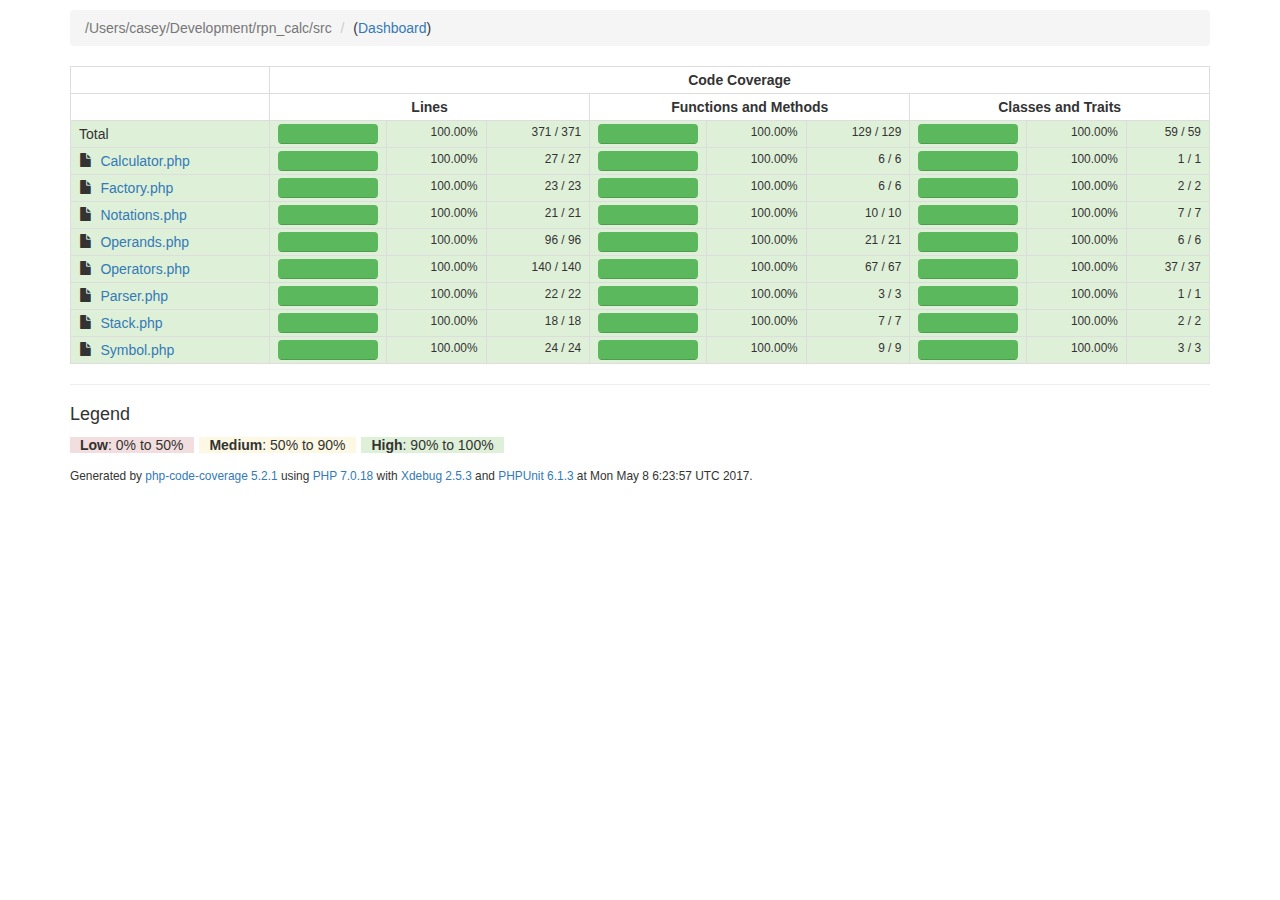
<file: coverage/index.html>
<!DOCTYPE html>
<html lang="en">
 <head>
  <meta charset="UTF-8">
  <title>Code Coverage for /Users/casey/Development/rpn_calc/src</title>
  <meta name="viewport" content="width=device-width, initial-scale=1.0">
  <link href=".css/bootstrap.min.css" rel="stylesheet">
  <link href=".css/style.css" rel="stylesheet">
  <!--[if lt IE 9]>
  <script src=".js/html5shiv.min.js"></script>
  <script src=".js/respond.min.js"></script>
  <![endif]-->
 </head>
 <body>
  <header>
   <div class="container">
    <div class="row">
     <div class="col-md-12">
      <ol class="breadcrumb">
        <li class="active">/Users/casey/Development/rpn_calc/src</li>
        <li>(<a href="dashboard.html">Dashboard</a>)</li>

      </ol>
     </div>
    </div>
   </div>
  </header>
  <div class="container">
   <table class="table table-bordered">
    <thead>
     <tr>
      <td>&nbsp;</td>
      <td colspan="9"><div align="center"><strong>Code Coverage</strong></div></td>
     </tr>
     <tr>
      <td>&nbsp;</td>
      <td colspan="3"><div align="center"><strong>Lines</strong></div></td>
      <td colspan="3"><div align="center"><strong>Functions and Methods</strong></div></td>
      <td colspan="3"><div align="center"><strong>Classes and Traits</strong></div></td>
     </tr>
    </thead>
    <tbody>
     <tr>
      <td class="success">Total</td>
      <td class="success big">       <div class="progress">
         <div class="progress-bar progress-bar-success" role="progressbar" aria-valuenow="100.00" aria-valuemin="0" aria-valuemax="100" style="width: 100.00%">
           <span class="sr-only">100.00% covered (success)</span>
         </div>
       </div>
</td>
      <td class="success small"><div align="right">100.00%</div></td>
      <td class="success small"><div align="right">371&nbsp;/&nbsp;371</div></td>
      <td class="success big">       <div class="progress">
         <div class="progress-bar progress-bar-success" role="progressbar" aria-valuenow="100.00" aria-valuemin="0" aria-valuemax="100" style="width: 100.00%">
           <span class="sr-only">100.00% covered (success)</span>
         </div>
       </div>
</td>
      <td class="success small"><div align="right">100.00%</div></td>
      <td class="success small"><div align="right">129&nbsp;/&nbsp;129</div></td>
      <td class="success big">       <div class="progress">
         <div class="progress-bar progress-bar-success" role="progressbar" aria-valuenow="100.00" aria-valuemin="0" aria-valuemax="100" style="width: 100.00%">
           <span class="sr-only">100.00% covered (success)</span>
         </div>
       </div>
</td>
      <td class="success small"><div align="right">100.00%</div></td>
      <td class="success small"><div align="right">59&nbsp;/&nbsp;59</div></td>
     </tr>

     <tr>
      <td class="success"><span class="glyphicon glyphicon-file"></span> <a href="Calculator.php.html">Calculator.php</a></td>
      <td class="success big">       <div class="progress">
         <div class="progress-bar progress-bar-success" role="progressbar" aria-valuenow="100.00" aria-valuemin="0" aria-valuemax="100" style="width: 100.00%">
           <span class="sr-only">100.00% covered (success)</span>
         </div>
       </div>
</td>
      <td class="success small"><div align="right">100.00%</div></td>
      <td class="success small"><div align="right">27&nbsp;/&nbsp;27</div></td>
      <td class="success big">       <div class="progress">
         <div class="progress-bar progress-bar-success" role="progressbar" aria-valuenow="100.00" aria-valuemin="0" aria-valuemax="100" style="width: 100.00%">
           <span class="sr-only">100.00% covered (success)</span>
         </div>
       </div>
</td>
      <td class="success small"><div align="right">100.00%</div></td>
      <td class="success small"><div align="right">6&nbsp;/&nbsp;6</div></td>
      <td class="success big">       <div class="progress">
         <div class="progress-bar progress-bar-success" role="progressbar" aria-valuenow="100.00" aria-valuemin="0" aria-valuemax="100" style="width: 100.00%">
           <span class="sr-only">100.00% covered (success)</span>
         </div>
       </div>
</td>
      <td class="success small"><div align="right">100.00%</div></td>
      <td class="success small"><div align="right">1&nbsp;/&nbsp;1</div></td>
     </tr>

     <tr>
      <td class="success"><span class="glyphicon glyphicon-file"></span> <a href="Factory.php.html">Factory.php</a></td>
      <td class="success big">       <div class="progress">
         <div class="progress-bar progress-bar-success" role="progressbar" aria-valuenow="100.00" aria-valuemin="0" aria-valuemax="100" style="width: 100.00%">
           <span class="sr-only">100.00% covered (success)</span>
         </div>
       </div>
</td>
      <td class="success small"><div align="right">100.00%</div></td>
      <td class="success small"><div align="right">23&nbsp;/&nbsp;23</div></td>
      <td class="success big">       <div class="progress">
         <div class="progress-bar progress-bar-success" role="progressbar" aria-valuenow="100.00" aria-valuemin="0" aria-valuemax="100" style="width: 100.00%">
           <span class="sr-only">100.00% covered (success)</span>
         </div>
       </div>
</td>
      <td class="success small"><div align="right">100.00%</div></td>
      <td class="success small"><div align="right">6&nbsp;/&nbsp;6</div></td>
      <td class="success big">       <div class="progress">
         <div class="progress-bar progress-bar-success" role="progressbar" aria-valuenow="100.00" aria-valuemin="0" aria-valuemax="100" style="width: 100.00%">
           <span class="sr-only">100.00% covered (success)</span>
         </div>
       </div>
</td>
      <td class="success small"><div align="right">100.00%</div></td>
      <td class="success small"><div align="right">2&nbsp;/&nbsp;2</div></td>
     </tr>

     <tr>
      <td class="success"><span class="glyphicon glyphicon-file"></span> <a href="Notations.php.html">Notations.php</a></td>
      <td class="success big">       <div class="progress">
         <div class="progress-bar progress-bar-success" role="progressbar" aria-valuenow="100.00" aria-valuemin="0" aria-valuemax="100" style="width: 100.00%">
           <span class="sr-only">100.00% covered (success)</span>
         </div>
       </div>
</td>
      <td class="success small"><div align="right">100.00%</div></td>
      <td class="success small"><div align="right">21&nbsp;/&nbsp;21</div></td>
      <td class="success big">       <div class="progress">
         <div class="progress-bar progress-bar-success" role="progressbar" aria-valuenow="100.00" aria-valuemin="0" aria-valuemax="100" style="width: 100.00%">
           <span class="sr-only">100.00% covered (success)</span>
         </div>
       </div>
</td>
      <td class="success small"><div align="right">100.00%</div></td>
      <td class="success small"><div align="right">10&nbsp;/&nbsp;10</div></td>
      <td class="success big">       <div class="progress">
         <div class="progress-bar progress-bar-success" role="progressbar" aria-valuenow="100.00" aria-valuemin="0" aria-valuemax="100" style="width: 100.00%">
           <span class="sr-only">100.00% covered (success)</span>
         </div>
       </div>
</td>
      <td class="success small"><div align="right">100.00%</div></td>
      <td class="success small"><div align="right">7&nbsp;/&nbsp;7</div></td>
     </tr>

     <tr>
      <td class="success"><span class="glyphicon glyphicon-file"></span> <a href="Operands.php.html">Operands.php</a></td>
      <td class="success big">       <div class="progress">
         <div class="progress-bar progress-bar-success" role="progressbar" aria-valuenow="100.00" aria-valuemin="0" aria-valuemax="100" style="width: 100.00%">
           <span class="sr-only">100.00% covered (success)</span>
         </div>
       </div>
</td>
      <td class="success small"><div align="right">100.00%</div></td>
      <td class="success small"><div align="right">96&nbsp;/&nbsp;96</div></td>
      <td class="success big">       <div class="progress">
         <div class="progress-bar progress-bar-success" role="progressbar" aria-valuenow="100.00" aria-valuemin="0" aria-valuemax="100" style="width: 100.00%">
           <span class="sr-only">100.00% covered (success)</span>
         </div>
       </div>
</td>
      <td class="success small"><div align="right">100.00%</div></td>
      <td class="success small"><div align="right">21&nbsp;/&nbsp;21</div></td>
      <td class="success big">       <div class="progress">
         <div class="progress-bar progress-bar-success" role="progressbar" aria-valuenow="100.00" aria-valuemin="0" aria-valuemax="100" style="width: 100.00%">
           <span class="sr-only">100.00% covered (success)</span>
         </div>
       </div>
</td>
      <td class="success small"><div align="right">100.00%</div></td>
      <td class="success small"><div align="right">6&nbsp;/&nbsp;6</div></td>
     </tr>

     <tr>
      <td class="success"><span class="glyphicon glyphicon-file"></span> <a href="Operators.php.html">Operators.php</a></td>
      <td class="success big">       <div class="progress">
         <div class="progress-bar progress-bar-success" role="progressbar" aria-valuenow="100.00" aria-valuemin="0" aria-valuemax="100" style="width: 100.00%">
           <span class="sr-only">100.00% covered (success)</span>
         </div>
       </div>
</td>
      <td class="success small"><div align="right">100.00%</div></td>
      <td class="success small"><div align="right">140&nbsp;/&nbsp;140</div></td>
      <td class="success big">       <div class="progress">
         <div class="progress-bar progress-bar-success" role="progressbar" aria-valuenow="100.00" aria-valuemin="0" aria-valuemax="100" style="width: 100.00%">
           <span class="sr-only">100.00% covered (success)</span>
         </div>
       </div>
</td>
      <td class="success small"><div align="right">100.00%</div></td>
      <td class="success small"><div align="right">67&nbsp;/&nbsp;67</div></td>
      <td class="success big">       <div class="progress">
         <div class="progress-bar progress-bar-success" role="progressbar" aria-valuenow="100.00" aria-valuemin="0" aria-valuemax="100" style="width: 100.00%">
           <span class="sr-only">100.00% covered (success)</span>
         </div>
       </div>
</td>
      <td class="success small"><div align="right">100.00%</div></td>
      <td class="success small"><div align="right">37&nbsp;/&nbsp;37</div></td>
     </tr>

     <tr>
      <td class="success"><span class="glyphicon glyphicon-file"></span> <a href="Parser.php.html">Parser.php</a></td>
      <td class="success big">       <div class="progress">
         <div class="progress-bar progress-bar-success" role="progressbar" aria-valuenow="100.00" aria-valuemin="0" aria-valuemax="100" style="width: 100.00%">
           <span class="sr-only">100.00% covered (success)</span>
         </div>
       </div>
</td>
      <td class="success small"><div align="right">100.00%</div></td>
      <td class="success small"><div align="right">22&nbsp;/&nbsp;22</div></td>
      <td class="success big">       <div class="progress">
         <div class="progress-bar progress-bar-success" role="progressbar" aria-valuenow="100.00" aria-valuemin="0" aria-valuemax="100" style="width: 100.00%">
           <span class="sr-only">100.00% covered (success)</span>
         </div>
       </div>
</td>
      <td class="success small"><div align="right">100.00%</div></td>
      <td class="success small"><div align="right">3&nbsp;/&nbsp;3</div></td>
      <td class="success big">       <div class="progress">
         <div class="progress-bar progress-bar-success" role="progressbar" aria-valuenow="100.00" aria-valuemin="0" aria-valuemax="100" style="width: 100.00%">
           <span class="sr-only">100.00% covered (success)</span>
         </div>
       </div>
</td>
      <td class="success small"><div align="right">100.00%</div></td>
      <td class="success small"><div align="right">1&nbsp;/&nbsp;1</div></td>
     </tr>

     <tr>
      <td class="success"><span class="glyphicon glyphicon-file"></span> <a href="Stack.php.html">Stack.php</a></td>
      <td class="success big">       <div class="progress">
         <div class="progress-bar progress-bar-success" role="progressbar" aria-valuenow="100.00" aria-valuemin="0" aria-valuemax="100" style="width: 100.00%">
           <span class="sr-only">100.00% covered (success)</span>
         </div>
       </div>
</td>
      <td class="success small"><div align="right">100.00%</div></td>
      <td class="success small"><div align="right">18&nbsp;/&nbsp;18</div></td>
      <td class="success big">       <div class="progress">
         <div class="progress-bar progress-bar-success" role="progressbar" aria-valuenow="100.00" aria-valuemin="0" aria-valuemax="100" style="width: 100.00%">
           <span class="sr-only">100.00% covered (success)</span>
         </div>
       </div>
</td>
      <td class="success small"><div align="right">100.00%</div></td>
      <td class="success small"><div align="right">7&nbsp;/&nbsp;7</div></td>
      <td class="success big">       <div class="progress">
         <div class="progress-bar progress-bar-success" role="progressbar" aria-valuenow="100.00" aria-valuemin="0" aria-valuemax="100" style="width: 100.00%">
           <span class="sr-only">100.00% covered (success)</span>
         </div>
       </div>
</td>
      <td class="success small"><div align="right">100.00%</div></td>
      <td class="success small"><div align="right">2&nbsp;/&nbsp;2</div></td>
     </tr>

     <tr>
      <td class="success"><span class="glyphicon glyphicon-file"></span> <a href="Symbol.php.html">Symbol.php</a></td>
      <td class="success big">       <div class="progress">
         <div class="progress-bar progress-bar-success" role="progressbar" aria-valuenow="100.00" aria-valuemin="0" aria-valuemax="100" style="width: 100.00%">
           <span class="sr-only">100.00% covered (success)</span>
         </div>
       </div>
</td>
      <td class="success small"><div align="right">100.00%</div></td>
      <td class="success small"><div align="right">24&nbsp;/&nbsp;24</div></td>
      <td class="success big">       <div class="progress">
         <div class="progress-bar progress-bar-success" role="progressbar" aria-valuenow="100.00" aria-valuemin="0" aria-valuemax="100" style="width: 100.00%">
           <span class="sr-only">100.00% covered (success)</span>
         </div>
       </div>
</td>
      <td class="success small"><div align="right">100.00%</div></td>
      <td class="success small"><div align="right">9&nbsp;/&nbsp;9</div></td>
      <td class="success big">       <div class="progress">
         <div class="progress-bar progress-bar-success" role="progressbar" aria-valuenow="100.00" aria-valuemin="0" aria-valuemax="100" style="width: 100.00%">
           <span class="sr-only">100.00% covered (success)</span>
         </div>
       </div>
</td>
      <td class="success small"><div align="right">100.00%</div></td>
      <td class="success small"><div align="right">3&nbsp;/&nbsp;3</div></td>
     </tr>


    </tbody>
   </table>
   <footer>
    <hr/>
    <h4>Legend</h4>
    <p>
     <span class="danger"><strong>Low</strong>: 0% to 50%</span>
     <span class="warning"><strong>Medium</strong>: 50% to 90%</span>
     <span class="success"><strong>High</strong>: 90% to 100%</span>
    </p>
    <p>
     <small>Generated by <a href="https://github.com/sebastianbergmann/php-code-coverage" target="_top">php-code-coverage 5.2.1</a> using <a href="https://secure.php.net/" target="_top">PHP 7.0.18</a> with <a href="https://xdebug.org/">Xdebug 2.5.3</a> and <a href="https://phpunit.de/">PHPUnit 6.1.3</a> at Mon May 8 6:23:57 UTC 2017.</small>
    </p>
   </footer>
  </div>
  <script src=".js/jquery.min.js" type="text/javascript"></script>
  <script src=".js/bootstrap.min.js" type="text/javascript"></script>
  <script src=".js/holder.min.js" type="text/javascript"></script>
 </body>
</html>
</file>
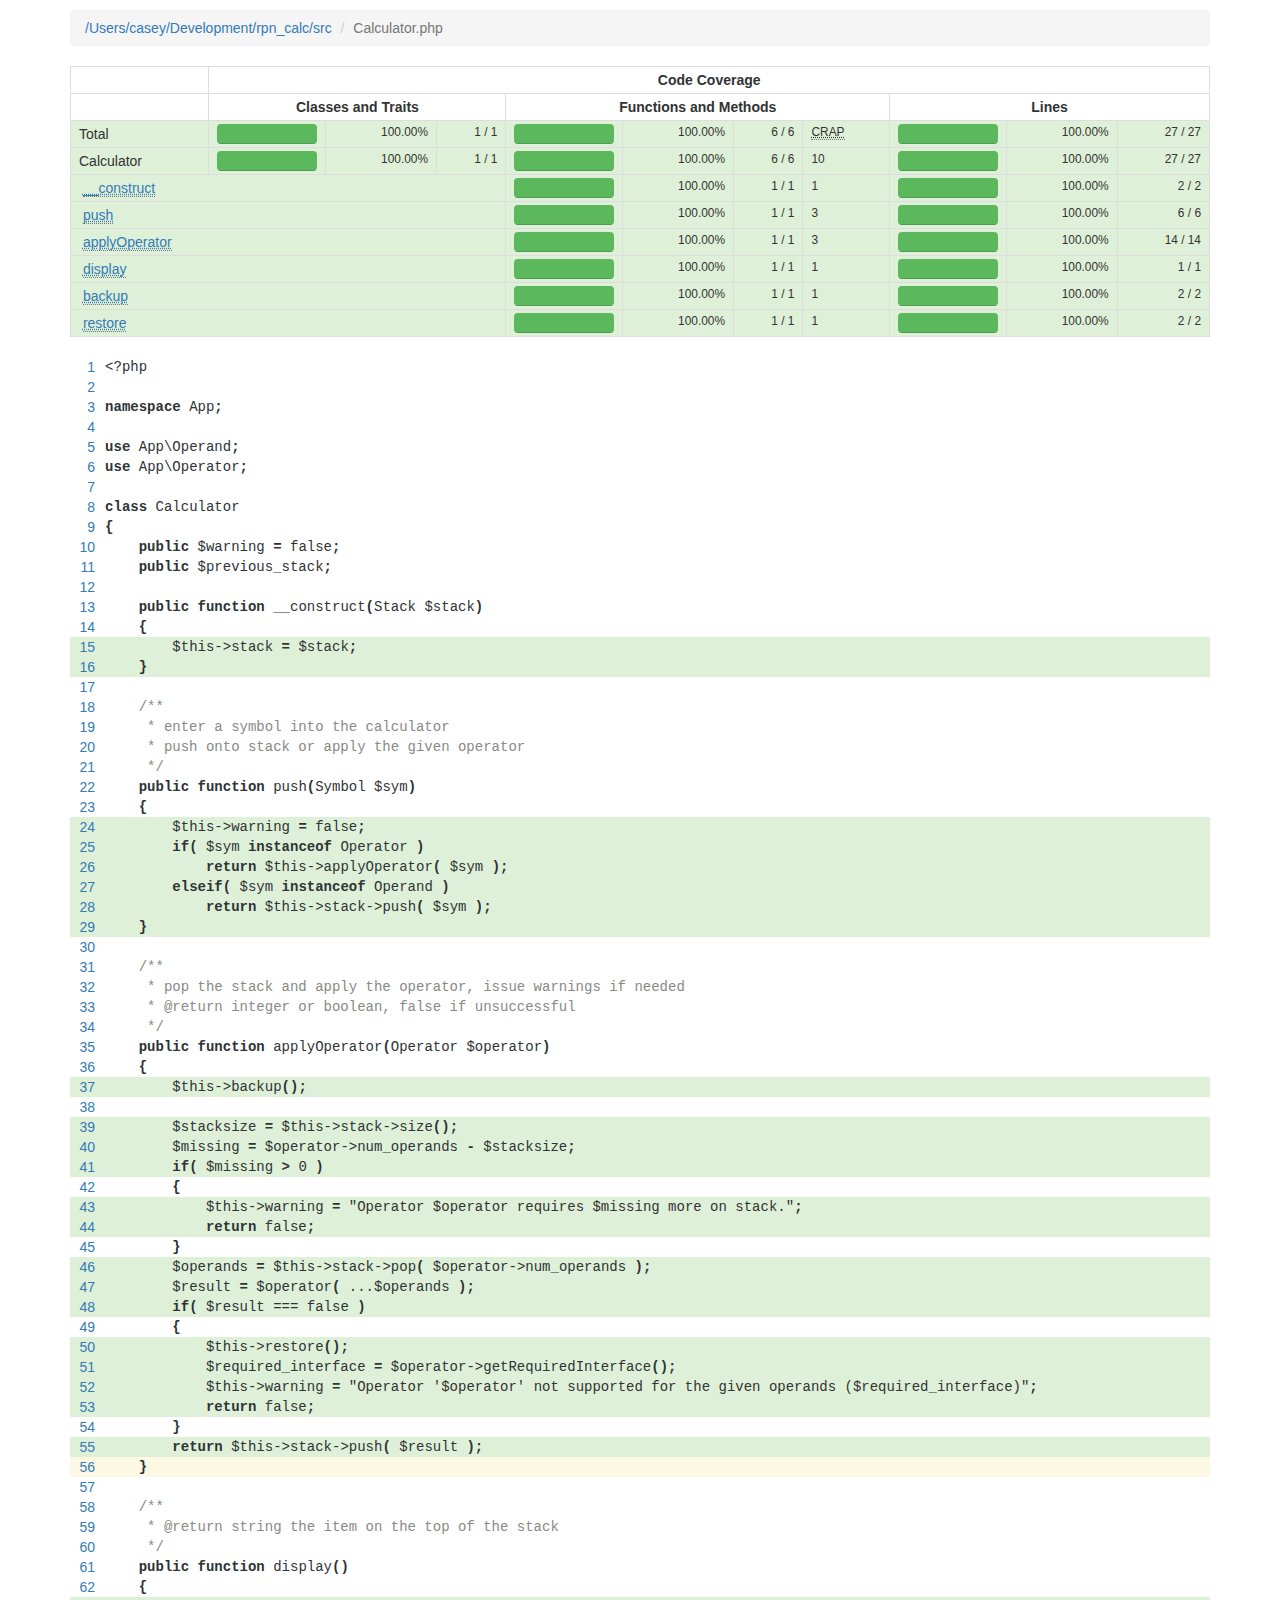
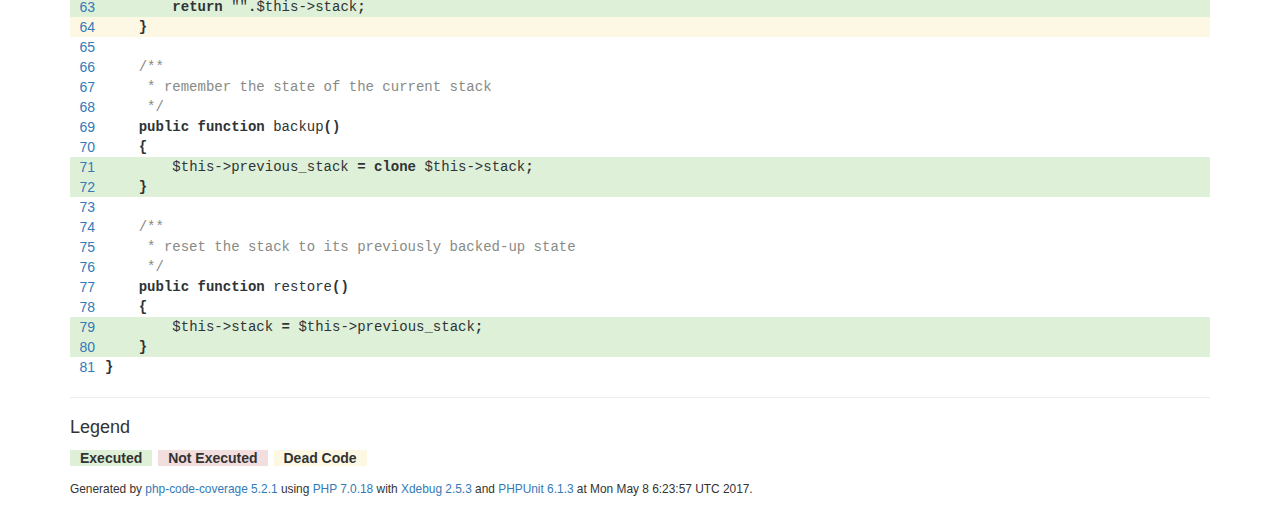
<file: coverage/Calculator.php.html>
<!DOCTYPE html>
<html lang="en">
 <head>
  <meta charset="UTF-8">
  <title>Code Coverage for /Users/casey/Development/rpn_calc/src/Calculator.php</title>
  <meta name="viewport" content="width=device-width, initial-scale=1.0">
  <link href=".css/bootstrap.min.css" rel="stylesheet">
  <link href=".css/style.css" rel="stylesheet">
  <!--[if lt IE 9]>
  <script src=".js/html5shiv.min.js"></script>
  <script src=".js/respond.min.js"></script>
  <![endif]-->
 </head>
 <body>
  <header>
   <div class="container">
    <div class="row">
     <div class="col-md-12">
      <ol class="breadcrumb">
        <li><a href="index.html">/Users/casey/Development/rpn_calc/src</a></li>
        <li class="active">Calculator.php</li>

      </ol>
     </div>
    </div>
   </div>
  </header>
  <div class="container">
   <table class="table table-bordered">
    <thead>
     <tr>
      <td>&nbsp;</td>
      <td colspan="10"><div align="center"><strong>Code Coverage</strong></div></td>
     </tr>
     <tr>
      <td>&nbsp;</td>
      <td colspan="3"><div align="center"><strong>Classes and Traits</strong></div></td>
      <td colspan="4"><div align="center"><strong>Functions and Methods</strong></div></td>
      <td colspan="3"><div align="center"><strong>Lines</strong></div></td>
     </tr>
    </thead>
    <tbody>
     <tr>
      <td class="success">Total</td>
      <td class="success big">       <div class="progress">
         <div class="progress-bar progress-bar-success" role="progressbar" aria-valuenow="100.00" aria-valuemin="0" aria-valuemax="100" style="width: 100.00%">
           <span class="sr-only">100.00% covered (success)</span>
         </div>
       </div>
</td>
      <td class="success small"><div align="right">100.00%</div></td>
      <td class="success small"><div align="right">1&nbsp;/&nbsp;1</div></td>
      <td class="success big">       <div class="progress">
         <div class="progress-bar progress-bar-success" role="progressbar" aria-valuenow="100.00" aria-valuemin="0" aria-valuemax="100" style="width: 100.00%">
           <span class="sr-only">100.00% covered (success)</span>
         </div>
       </div>
</td>
      <td class="success small"><div align="right">100.00%</div></td>
      <td class="success small"><div align="right">6&nbsp;/&nbsp;6</div></td>
      <td class="success small"><abbr title="Change Risk Anti-Patterns (CRAP) Index">CRAP</abbr></td>
      <td class="success big">       <div class="progress">
         <div class="progress-bar progress-bar-success" role="progressbar" aria-valuenow="100.00" aria-valuemin="0" aria-valuemax="100" style="width: 100.00%">
           <span class="sr-only">100.00% covered (success)</span>
         </div>
       </div>
</td>
      <td class="success small"><div align="right">100.00%</div></td>
      <td class="success small"><div align="right">27&nbsp;/&nbsp;27</div></td>
     </tr>

     <tr>
      <td class="success">Calculator</td>
      <td class="success big">       <div class="progress">
         <div class="progress-bar progress-bar-success" role="progressbar" aria-valuenow="100.00" aria-valuemin="0" aria-valuemax="100" style="width: 100.00%">
           <span class="sr-only">100.00% covered (success)</span>
         </div>
       </div>
</td>
      <td class="success small"><div align="right">100.00%</div></td>
      <td class="success small"><div align="right">1&nbsp;/&nbsp;1</div></td>
      <td class="success big">       <div class="progress">
         <div class="progress-bar progress-bar-success" role="progressbar" aria-valuenow="100.00" aria-valuemin="0" aria-valuemax="100" style="width: 100.00%">
           <span class="sr-only">100.00% covered (success)</span>
         </div>
       </div>
</td>
      <td class="success small"><div align="right">100.00%</div></td>
      <td class="success small"><div align="right">6&nbsp;/&nbsp;6</div></td>
      <td class="success small">10</td>
      <td class="success big">       <div class="progress">
         <div class="progress-bar progress-bar-success" role="progressbar" aria-valuenow="100.00" aria-valuemin="0" aria-valuemax="100" style="width: 100.00%">
           <span class="sr-only">100.00% covered (success)</span>
         </div>
       </div>
</td>
      <td class="success small"><div align="right">100.00%</div></td>
      <td class="success small"><div align="right">27&nbsp;/&nbsp;27</div></td>
     </tr>

     <tr>
      <td class="success" colspan="4">&nbsp;<a href="#13"><abbr title="__construct(Stack $stack)">__construct</abbr></a></td>
      <td class="success big">       <div class="progress">
         <div class="progress-bar progress-bar-success" role="progressbar" aria-valuenow="100.00" aria-valuemin="0" aria-valuemax="100" style="width: 100.00%">
           <span class="sr-only">100.00% covered (success)</span>
         </div>
       </div>
</td>
      <td class="success small"><div align="right">100.00%</div></td>
      <td class="success small"><div align="right">1&nbsp;/&nbsp;1</div></td>
      <td class="success small">1</td>
      <td class="success big">       <div class="progress">
         <div class="progress-bar progress-bar-success" role="progressbar" aria-valuenow="100.00" aria-valuemin="0" aria-valuemax="100" style="width: 100.00%">
           <span class="sr-only">100.00% covered (success)</span>
         </div>
       </div>
</td>
      <td class="success small"><div align="right">100.00%</div></td>
      <td class="success small"><div align="right">2&nbsp;/&nbsp;2</div></td>
     </tr>

     <tr>
      <td class="success" colspan="4">&nbsp;<a href="#22"><abbr title="push(Symbol $sym)">push</abbr></a></td>
      <td class="success big">       <div class="progress">
         <div class="progress-bar progress-bar-success" role="progressbar" aria-valuenow="100.00" aria-valuemin="0" aria-valuemax="100" style="width: 100.00%">
           <span class="sr-only">100.00% covered (success)</span>
         </div>
       </div>
</td>
      <td class="success small"><div align="right">100.00%</div></td>
      <td class="success small"><div align="right">1&nbsp;/&nbsp;1</div></td>
      <td class="success small">3</td>
      <td class="success big">       <div class="progress">
         <div class="progress-bar progress-bar-success" role="progressbar" aria-valuenow="100.00" aria-valuemin="0" aria-valuemax="100" style="width: 100.00%">
           <span class="sr-only">100.00% covered (success)</span>
         </div>
       </div>
</td>
      <td class="success small"><div align="right">100.00%</div></td>
      <td class="success small"><div align="right">6&nbsp;/&nbsp;6</div></td>
     </tr>

     <tr>
      <td class="success" colspan="4">&nbsp;<a href="#35"><abbr title="applyOperator(Operator $operator)">applyOperator</abbr></a></td>
      <td class="success big">       <div class="progress">
         <div class="progress-bar progress-bar-success" role="progressbar" aria-valuenow="100.00" aria-valuemin="0" aria-valuemax="100" style="width: 100.00%">
           <span class="sr-only">100.00% covered (success)</span>
         </div>
       </div>
</td>
      <td class="success small"><div align="right">100.00%</div></td>
      <td class="success small"><div align="right">1&nbsp;/&nbsp;1</div></td>
      <td class="success small">3</td>
      <td class="success big">       <div class="progress">
         <div class="progress-bar progress-bar-success" role="progressbar" aria-valuenow="100.00" aria-valuemin="0" aria-valuemax="100" style="width: 100.00%">
           <span class="sr-only">100.00% covered (success)</span>
         </div>
       </div>
</td>
      <td class="success small"><div align="right">100.00%</div></td>
      <td class="success small"><div align="right">14&nbsp;/&nbsp;14</div></td>
     </tr>

     <tr>
      <td class="success" colspan="4">&nbsp;<a href="#61"><abbr title="display()">display</abbr></a></td>
      <td class="success big">       <div class="progress">
         <div class="progress-bar progress-bar-success" role="progressbar" aria-valuenow="100.00" aria-valuemin="0" aria-valuemax="100" style="width: 100.00%">
           <span class="sr-only">100.00% covered (success)</span>
         </div>
       </div>
</td>
      <td class="success small"><div align="right">100.00%</div></td>
      <td class="success small"><div align="right">1&nbsp;/&nbsp;1</div></td>
      <td class="success small">1</td>
      <td class="success big">       <div class="progress">
         <div class="progress-bar progress-bar-success" role="progressbar" aria-valuenow="100.00" aria-valuemin="0" aria-valuemax="100" style="width: 100.00%">
           <span class="sr-only">100.00% covered (success)</span>
         </div>
       </div>
</td>
      <td class="success small"><div align="right">100.00%</div></td>
      <td class="success small"><div align="right">1&nbsp;/&nbsp;1</div></td>
     </tr>

     <tr>
      <td class="success" colspan="4">&nbsp;<a href="#69"><abbr title="backup()">backup</abbr></a></td>
      <td class="success big">       <div class="progress">
         <div class="progress-bar progress-bar-success" role="progressbar" aria-valuenow="100.00" aria-valuemin="0" aria-valuemax="100" style="width: 100.00%">
           <span class="sr-only">100.00% covered (success)</span>
         </div>
       </div>
</td>
      <td class="success small"><div align="right">100.00%</div></td>
      <td class="success small"><div align="right">1&nbsp;/&nbsp;1</div></td>
      <td class="success small">1</td>
      <td class="success big">       <div class="progress">
         <div class="progress-bar progress-bar-success" role="progressbar" aria-valuenow="100.00" aria-valuemin="0" aria-valuemax="100" style="width: 100.00%">
           <span class="sr-only">100.00% covered (success)</span>
         </div>
       </div>
</td>
      <td class="success small"><div align="right">100.00%</div></td>
      <td class="success small"><div align="right">2&nbsp;/&nbsp;2</div></td>
     </tr>

     <tr>
      <td class="success" colspan="4">&nbsp;<a href="#77"><abbr title="restore()">restore</abbr></a></td>
      <td class="success big">       <div class="progress">
         <div class="progress-bar progress-bar-success" role="progressbar" aria-valuenow="100.00" aria-valuemin="0" aria-valuemax="100" style="width: 100.00%">
           <span class="sr-only">100.00% covered (success)</span>
         </div>
       </div>
</td>
      <td class="success small"><div align="right">100.00%</div></td>
      <td class="success small"><div align="right">1&nbsp;/&nbsp;1</div></td>
      <td class="success small">1</td>
      <td class="success big">       <div class="progress">
         <div class="progress-bar progress-bar-success" role="progressbar" aria-valuenow="100.00" aria-valuemin="0" aria-valuemax="100" style="width: 100.00%">
           <span class="sr-only">100.00% covered (success)</span>
         </div>
       </div>
</td>
      <td class="success small"><div align="right">100.00%</div></td>
      <td class="success small"><div align="right">2&nbsp;/&nbsp;2</div></td>
     </tr>


    </tbody>
   </table>
   <table id="code" class="table table-borderless table-condensed">
    <tbody>
     <tr><td><div align="right"><a name="1"></a><a href="#1">1</a></div></td><td class="codeLine"><span class="default">&lt;?php</span></td></tr>
     <tr><td><div align="right"><a name="2"></a><a href="#2">2</a></div></td><td class="codeLine"></td></tr>
     <tr><td><div align="right"><a name="3"></a><a href="#3">3</a></div></td><td class="codeLine"><span class="keyword">namespace</span><span class="default">&nbsp;</span><span class="default">App</span><span class="keyword">;</span></td></tr>
     <tr><td><div align="right"><a name="4"></a><a href="#4">4</a></div></td><td class="codeLine"></td></tr>
     <tr><td><div align="right"><a name="5"></a><a href="#5">5</a></div></td><td class="codeLine"><span class="keyword">use</span><span class="default">&nbsp;</span><span class="default">App</span><span class="default">\</span><span class="default">Operand</span><span class="keyword">;</span></td></tr>
     <tr><td><div align="right"><a name="6"></a><a href="#6">6</a></div></td><td class="codeLine"><span class="keyword">use</span><span class="default">&nbsp;</span><span class="default">App</span><span class="default">\</span><span class="default">Operator</span><span class="keyword">;</span></td></tr>
     <tr><td><div align="right"><a name="7"></a><a href="#7">7</a></div></td><td class="codeLine"></td></tr>
     <tr><td><div align="right"><a name="8"></a><a href="#8">8</a></div></td><td class="codeLine"><span class="keyword">class</span><span class="default">&nbsp;</span><span class="default">Calculator</span></td></tr>
     <tr><td><div align="right"><a name="9"></a><a href="#9">9</a></div></td><td class="codeLine"><span class="keyword">{</span></td></tr>
     <tr><td><div align="right"><a name="10"></a><a href="#10">10</a></div></td><td class="codeLine"><span class="default">&nbsp;&nbsp;&nbsp;&nbsp;</span><span class="keyword">public</span><span class="default">&nbsp;</span><span class="default">$warning</span><span class="default">&nbsp;</span><span class="keyword">=</span><span class="default">&nbsp;</span><span class="default">false</span><span class="keyword">;</span></td></tr>
     <tr><td><div align="right"><a name="11"></a><a href="#11">11</a></div></td><td class="codeLine"><span class="default">&nbsp;&nbsp;&nbsp;&nbsp;</span><span class="keyword">public</span><span class="default">&nbsp;</span><span class="default">$previous_stack</span><span class="keyword">;</span></td></tr>
     <tr><td><div align="right"><a name="12"></a><a href="#12">12</a></div></td><td class="codeLine"></td></tr>
     <tr><td><div align="right"><a name="13"></a><a href="#13">13</a></div></td><td class="codeLine"><span class="default">&nbsp;&nbsp;&nbsp;&nbsp;</span><span class="keyword">public</span><span class="default">&nbsp;</span><span class="keyword">function</span><span class="default">&nbsp;</span><span class="default">__construct</span><span class="keyword">(</span><span class="default">Stack</span><span class="default">&nbsp;</span><span class="default">$stack</span><span class="keyword">)</span></td></tr>
     <tr><td><div align="right"><a name="14"></a><a href="#14">14</a></div></td><td class="codeLine"><span class="default">&nbsp;&nbsp;&nbsp;&nbsp;</span><span class="keyword">{</span></td></tr>
     <tr class="covered-by-large-tests popin" data-title="4 tests cover line 15" data-content="&lt;ul&gt;&lt;li class=&quot;covered-by-large-tests&quot;&gt;CalculatorTest::testCreateCalculator&lt;/li&gt;&lt;li class=&quot;covered-by-large-tests&quot;&gt;CalculatorTest::testCalculation&lt;/li&gt;&lt;li class=&quot;covered-by-large-tests&quot;&gt;CalculatorTest::testParser&lt;/li&gt;&lt;li class=&quot;covered-by-large-tests&quot;&gt;CalculatorTest::testUnsupportedOperator&lt;/li&gt;&lt;/ul&gt;" data-placement="bottom" data-html="true"><td><div align="right"><a name="15"></a><a href="#15">15</a></div></td><td class="codeLine"><span class="default">&nbsp;&nbsp;&nbsp;&nbsp;&nbsp;&nbsp;&nbsp;&nbsp;</span><span class="default">$this</span><span class="default">-&gt;</span><span class="default">stack</span><span class="default">&nbsp;</span><span class="keyword">=</span><span class="default">&nbsp;</span><span class="default">$stack</span><span class="keyword">;</span></td></tr>
     <tr class="covered-by-large-tests popin" data-title="4 tests cover line 16" data-content="&lt;ul&gt;&lt;li class=&quot;covered-by-large-tests&quot;&gt;CalculatorTest::testCreateCalculator&lt;/li&gt;&lt;li class=&quot;covered-by-large-tests&quot;&gt;CalculatorTest::testCalculation&lt;/li&gt;&lt;li class=&quot;covered-by-large-tests&quot;&gt;CalculatorTest::testParser&lt;/li&gt;&lt;li class=&quot;covered-by-large-tests&quot;&gt;CalculatorTest::testUnsupportedOperator&lt;/li&gt;&lt;/ul&gt;" data-placement="bottom" data-html="true"><td><div align="right"><a name="16"></a><a href="#16">16</a></div></td><td class="codeLine"><span class="default">&nbsp;&nbsp;&nbsp;&nbsp;</span><span class="keyword">}</span></td></tr>
     <tr><td><div align="right"><a name="17"></a><a href="#17">17</a></div></td><td class="codeLine"></td></tr>
     <tr><td><div align="right"><a name="18"></a><a href="#18">18</a></div></td><td class="codeLine"><span class="default">&nbsp;&nbsp;&nbsp;&nbsp;</span><span class="comment">/**</span></td></tr>
     <tr><td><div align="right"><a name="19"></a><a href="#19">19</a></div></td><td class="codeLine"><span class="comment">&nbsp;&nbsp;&nbsp;&nbsp;&nbsp;*&nbsp;enter&nbsp;a&nbsp;symbol&nbsp;into&nbsp;the&nbsp;calculator</span></td></tr>
     <tr><td><div align="right"><a name="20"></a><a href="#20">20</a></div></td><td class="codeLine"><span class="comment">&nbsp;&nbsp;&nbsp;&nbsp;&nbsp;*&nbsp;push&nbsp;onto&nbsp;stack&nbsp;or&nbsp;apply&nbsp;the&nbsp;given&nbsp;operator</span></td></tr>
     <tr><td><div align="right"><a name="21"></a><a href="#21">21</a></div></td><td class="codeLine"><span class="comment">&nbsp;&nbsp;&nbsp;&nbsp;&nbsp;*/</span></td></tr>
     <tr><td><div align="right"><a name="22"></a><a href="#22">22</a></div></td><td class="codeLine"><span class="default">&nbsp;&nbsp;&nbsp;&nbsp;</span><span class="keyword">public</span><span class="default">&nbsp;</span><span class="keyword">function</span><span class="default">&nbsp;</span><span class="default">push</span><span class="keyword">(</span><span class="default">Symbol</span><span class="default">&nbsp;</span><span class="default">$sym</span><span class="keyword">)</span></td></tr>
     <tr><td><div align="right"><a name="23"></a><a href="#23">23</a></div></td><td class="codeLine"><span class="default">&nbsp;&nbsp;&nbsp;&nbsp;</span><span class="keyword">{</span></td></tr>
     <tr class="covered-by-large-tests popin" data-title="3 tests cover line 24" data-content="&lt;ul&gt;&lt;li class=&quot;covered-by-large-tests&quot;&gt;CalculatorTest::testCalculation&lt;/li&gt;&lt;li class=&quot;covered-by-large-tests&quot;&gt;CalculatorTest::testParser&lt;/li&gt;&lt;li class=&quot;covered-by-large-tests&quot;&gt;CalculatorTest::testUnsupportedOperator&lt;/li&gt;&lt;/ul&gt;" data-placement="bottom" data-html="true"><td><div align="right"><a name="24"></a><a href="#24">24</a></div></td><td class="codeLine"><span class="default">&nbsp;&nbsp;&nbsp;&nbsp;&nbsp;&nbsp;&nbsp;&nbsp;</span><span class="default">$this</span><span class="default">-&gt;</span><span class="default">warning</span><span class="default">&nbsp;</span><span class="keyword">=</span><span class="default">&nbsp;</span><span class="default">false</span><span class="keyword">;</span></td></tr>
     <tr class="covered-by-large-tests popin" data-title="3 tests cover line 25" data-content="&lt;ul&gt;&lt;li class=&quot;covered-by-large-tests&quot;&gt;CalculatorTest::testCalculation&lt;/li&gt;&lt;li class=&quot;covered-by-large-tests&quot;&gt;CalculatorTest::testParser&lt;/li&gt;&lt;li class=&quot;covered-by-large-tests&quot;&gt;CalculatorTest::testUnsupportedOperator&lt;/li&gt;&lt;/ul&gt;" data-placement="bottom" data-html="true"><td><div align="right"><a name="25"></a><a href="#25">25</a></div></td><td class="codeLine"><span class="default">&nbsp;&nbsp;&nbsp;&nbsp;&nbsp;&nbsp;&nbsp;&nbsp;</span><span class="keyword">if</span><span class="keyword">(</span><span class="default">&nbsp;</span><span class="default">$sym</span><span class="default">&nbsp;</span><span class="keyword">instanceof</span><span class="default">&nbsp;</span><span class="default">Operator</span><span class="default">&nbsp;</span><span class="keyword">)</span></td></tr>
     <tr class="covered-by-large-tests popin" data-title="3 tests cover line 26" data-content="&lt;ul&gt;&lt;li class=&quot;covered-by-large-tests&quot;&gt;CalculatorTest::testCalculation&lt;/li&gt;&lt;li class=&quot;covered-by-large-tests&quot;&gt;CalculatorTest::testParser&lt;/li&gt;&lt;li class=&quot;covered-by-large-tests&quot;&gt;CalculatorTest::testUnsupportedOperator&lt;/li&gt;&lt;/ul&gt;" data-placement="bottom" data-html="true"><td><div align="right"><a name="26"></a><a href="#26">26</a></div></td><td class="codeLine"><span class="default">&nbsp;&nbsp;&nbsp;&nbsp;&nbsp;&nbsp;&nbsp;&nbsp;&nbsp;&nbsp;&nbsp;&nbsp;</span><span class="keyword">return</span><span class="default">&nbsp;</span><span class="default">$this</span><span class="default">-&gt;</span><span class="default">applyOperator</span><span class="keyword">(</span><span class="default">&nbsp;</span><span class="default">$sym</span><span class="default">&nbsp;</span><span class="keyword">)</span><span class="keyword">;</span></td></tr>
     <tr class="covered-by-large-tests popin" data-title="2 tests cover line 27" data-content="&lt;ul&gt;&lt;li class=&quot;covered-by-large-tests&quot;&gt;CalculatorTest::testCalculation&lt;/li&gt;&lt;li class=&quot;covered-by-large-tests&quot;&gt;CalculatorTest::testUnsupportedOperator&lt;/li&gt;&lt;/ul&gt;" data-placement="bottom" data-html="true"><td><div align="right"><a name="27"></a><a href="#27">27</a></div></td><td class="codeLine"><span class="default">&nbsp;&nbsp;&nbsp;&nbsp;&nbsp;&nbsp;&nbsp;&nbsp;</span><span class="keyword">elseif</span><span class="keyword">(</span><span class="default">&nbsp;</span><span class="default">$sym</span><span class="default">&nbsp;</span><span class="keyword">instanceof</span><span class="default">&nbsp;</span><span class="default">Operand</span><span class="default">&nbsp;</span><span class="keyword">)</span></td></tr>
     <tr class="covered-by-large-tests popin" data-title="2 tests cover line 28" data-content="&lt;ul&gt;&lt;li class=&quot;covered-by-large-tests&quot;&gt;CalculatorTest::testCalculation&lt;/li&gt;&lt;li class=&quot;covered-by-large-tests&quot;&gt;CalculatorTest::testUnsupportedOperator&lt;/li&gt;&lt;/ul&gt;" data-placement="bottom" data-html="true"><td><div align="right"><a name="28"></a><a href="#28">28</a></div></td><td class="codeLine"><span class="default">&nbsp;&nbsp;&nbsp;&nbsp;&nbsp;&nbsp;&nbsp;&nbsp;&nbsp;&nbsp;&nbsp;&nbsp;</span><span class="keyword">return</span><span class="default">&nbsp;</span><span class="default">$this</span><span class="default">-&gt;</span><span class="default">stack</span><span class="default">-&gt;</span><span class="default">push</span><span class="keyword">(</span><span class="default">&nbsp;</span><span class="default">$sym</span><span class="default">&nbsp;</span><span class="keyword">)</span><span class="keyword">;</span></td></tr>
     <tr class="covered-by-large-tests popin" data-title="1 test covers line 29" data-content="&lt;ul&gt;&lt;li class=&quot;covered-by-large-tests&quot;&gt;CalculatorTest::testCalculation&lt;/li&gt;&lt;/ul&gt;" data-placement="bottom" data-html="true"><td><div align="right"><a name="29"></a><a href="#29">29</a></div></td><td class="codeLine"><span class="default">&nbsp;&nbsp;&nbsp;&nbsp;</span><span class="keyword">}</span></td></tr>
     <tr><td><div align="right"><a name="30"></a><a href="#30">30</a></div></td><td class="codeLine"></td></tr>
     <tr><td><div align="right"><a name="31"></a><a href="#31">31</a></div></td><td class="codeLine"><span class="default">&nbsp;&nbsp;&nbsp;&nbsp;</span><span class="comment">/**</span></td></tr>
     <tr><td><div align="right"><a name="32"></a><a href="#32">32</a></div></td><td class="codeLine"><span class="comment">&nbsp;&nbsp;&nbsp;&nbsp;&nbsp;*&nbsp;pop&nbsp;the&nbsp;stack&nbsp;and&nbsp;apply&nbsp;the&nbsp;operator,&nbsp;issue&nbsp;warnings&nbsp;if&nbsp;needed</span></td></tr>
     <tr><td><div align="right"><a name="33"></a><a href="#33">33</a></div></td><td class="codeLine"><span class="comment">&nbsp;&nbsp;&nbsp;&nbsp;&nbsp;*&nbsp;@return&nbsp;integer&nbsp;or&nbsp;boolean,&nbsp;false&nbsp;if&nbsp;unsuccessful</span></td></tr>
     <tr><td><div align="right"><a name="34"></a><a href="#34">34</a></div></td><td class="codeLine"><span class="comment">&nbsp;&nbsp;&nbsp;&nbsp;&nbsp;*/</span></td></tr>
     <tr><td><div align="right"><a name="35"></a><a href="#35">35</a></div></td><td class="codeLine"><span class="default">&nbsp;&nbsp;&nbsp;&nbsp;</span><span class="keyword">public</span><span class="default">&nbsp;</span><span class="keyword">function</span><span class="default">&nbsp;</span><span class="default">applyOperator</span><span class="keyword">(</span><span class="default">Operator</span><span class="default">&nbsp;</span><span class="default">$operator</span><span class="keyword">)</span></td></tr>
     <tr><td><div align="right"><a name="36"></a><a href="#36">36</a></div></td><td class="codeLine"><span class="default">&nbsp;&nbsp;&nbsp;&nbsp;</span><span class="keyword">{</span></td></tr>
     <tr class="covered-by-large-tests popin" data-title="3 tests cover line 37" data-content="&lt;ul&gt;&lt;li class=&quot;covered-by-large-tests&quot;&gt;CalculatorTest::testCalculation&lt;/li&gt;&lt;li class=&quot;covered-by-large-tests&quot;&gt;CalculatorTest::testParser&lt;/li&gt;&lt;li class=&quot;covered-by-large-tests&quot;&gt;CalculatorTest::testUnsupportedOperator&lt;/li&gt;&lt;/ul&gt;" data-placement="bottom" data-html="true"><td><div align="right"><a name="37"></a><a href="#37">37</a></div></td><td class="codeLine"><span class="default">&nbsp;&nbsp;&nbsp;&nbsp;&nbsp;&nbsp;&nbsp;&nbsp;</span><span class="default">$this</span><span class="default">-&gt;</span><span class="default">backup</span><span class="keyword">(</span><span class="keyword">)</span><span class="keyword">;</span></td></tr>
     <tr><td><div align="right"><a name="38"></a><a href="#38">38</a></div></td><td class="codeLine"></td></tr>
     <tr class="covered-by-large-tests popin" data-title="3 tests cover line 39" data-content="&lt;ul&gt;&lt;li class=&quot;covered-by-large-tests&quot;&gt;CalculatorTest::testCalculation&lt;/li&gt;&lt;li class=&quot;covered-by-large-tests&quot;&gt;CalculatorTest::testParser&lt;/li&gt;&lt;li class=&quot;covered-by-large-tests&quot;&gt;CalculatorTest::testUnsupportedOperator&lt;/li&gt;&lt;/ul&gt;" data-placement="bottom" data-html="true"><td><div align="right"><a name="39"></a><a href="#39">39</a></div></td><td class="codeLine"><span class="default">&nbsp;&nbsp;&nbsp;&nbsp;&nbsp;&nbsp;&nbsp;&nbsp;</span><span class="default">$stacksize</span><span class="default">&nbsp;</span><span class="keyword">=</span><span class="default">&nbsp;</span><span class="default">$this</span><span class="default">-&gt;</span><span class="default">stack</span><span class="default">-&gt;</span><span class="default">size</span><span class="keyword">(</span><span class="keyword">)</span><span class="keyword">;</span></td></tr>
     <tr class="covered-by-large-tests popin" data-title="3 tests cover line 40" data-content="&lt;ul&gt;&lt;li class=&quot;covered-by-large-tests&quot;&gt;CalculatorTest::testCalculation&lt;/li&gt;&lt;li class=&quot;covered-by-large-tests&quot;&gt;CalculatorTest::testParser&lt;/li&gt;&lt;li class=&quot;covered-by-large-tests&quot;&gt;CalculatorTest::testUnsupportedOperator&lt;/li&gt;&lt;/ul&gt;" data-placement="bottom" data-html="true"><td><div align="right"><a name="40"></a><a href="#40">40</a></div></td><td class="codeLine"><span class="default">&nbsp;&nbsp;&nbsp;&nbsp;&nbsp;&nbsp;&nbsp;&nbsp;</span><span class="default">$missing</span><span class="default">&nbsp;</span><span class="keyword">=</span><span class="default">&nbsp;</span><span class="default">$operator</span><span class="default">-&gt;</span><span class="default">num_operands</span><span class="default">&nbsp;</span><span class="keyword">-</span><span class="default">&nbsp;</span><span class="default">$stacksize</span><span class="keyword">;</span></td></tr>
     <tr class="covered-by-large-tests popin" data-title="3 tests cover line 41" data-content="&lt;ul&gt;&lt;li class=&quot;covered-by-large-tests&quot;&gt;CalculatorTest::testCalculation&lt;/li&gt;&lt;li class=&quot;covered-by-large-tests&quot;&gt;CalculatorTest::testParser&lt;/li&gt;&lt;li class=&quot;covered-by-large-tests&quot;&gt;CalculatorTest::testUnsupportedOperator&lt;/li&gt;&lt;/ul&gt;" data-placement="bottom" data-html="true"><td><div align="right"><a name="41"></a><a href="#41">41</a></div></td><td class="codeLine"><span class="default">&nbsp;&nbsp;&nbsp;&nbsp;&nbsp;&nbsp;&nbsp;&nbsp;</span><span class="keyword">if</span><span class="keyword">(</span><span class="default">&nbsp;</span><span class="default">$missing</span><span class="default">&nbsp;</span><span class="keyword">&gt;</span><span class="default">&nbsp;</span><span class="default">0</span><span class="default">&nbsp;</span><span class="keyword">)</span></td></tr>
     <tr><td><div align="right"><a name="42"></a><a href="#42">42</a></div></td><td class="codeLine"><span class="default">&nbsp;&nbsp;&nbsp;&nbsp;&nbsp;&nbsp;&nbsp;&nbsp;</span><span class="keyword">{</span></td></tr>
     <tr class="covered-by-large-tests popin" data-title="1 test covers line 43" data-content="&lt;ul&gt;&lt;li class=&quot;covered-by-large-tests&quot;&gt;CalculatorTest::testParser&lt;/li&gt;&lt;/ul&gt;" data-placement="bottom" data-html="true"><td><div align="right"><a name="43"></a><a href="#43">43</a></div></td><td class="codeLine"><span class="default">&nbsp;&nbsp;&nbsp;&nbsp;&nbsp;&nbsp;&nbsp;&nbsp;&nbsp;&nbsp;&nbsp;&nbsp;</span><span class="default">$this</span><span class="default">-&gt;</span><span class="default">warning</span><span class="default">&nbsp;</span><span class="keyword">=</span><span class="default">&nbsp;</span><span class="string">&quot;</span><span class="string">Operator&nbsp;</span><span class="string">$operator</span><span class="string">&nbsp;requires&nbsp;</span><span class="string">$missing</span><span class="string">&nbsp;more&nbsp;on&nbsp;stack.</span><span class="string">&quot;</span><span class="keyword">;</span></td></tr>
     <tr class="covered-by-large-tests popin" data-title="1 test covers line 44" data-content="&lt;ul&gt;&lt;li class=&quot;covered-by-large-tests&quot;&gt;CalculatorTest::testParser&lt;/li&gt;&lt;/ul&gt;" data-placement="bottom" data-html="true"><td><div align="right"><a name="44"></a><a href="#44">44</a></div></td><td class="codeLine"><span class="default">&nbsp;&nbsp;&nbsp;&nbsp;&nbsp;&nbsp;&nbsp;&nbsp;&nbsp;&nbsp;&nbsp;&nbsp;</span><span class="keyword">return</span><span class="default">&nbsp;</span><span class="default">false</span><span class="keyword">;</span></td></tr>
     <tr><td><div align="right"><a name="45"></a><a href="#45">45</a></div></td><td class="codeLine"><span class="default">&nbsp;&nbsp;&nbsp;&nbsp;&nbsp;&nbsp;&nbsp;&nbsp;</span><span class="keyword">}</span></td></tr>
     <tr class="covered-by-large-tests popin" data-title="2 tests cover line 46" data-content="&lt;ul&gt;&lt;li class=&quot;covered-by-large-tests&quot;&gt;CalculatorTest::testCalculation&lt;/li&gt;&lt;li class=&quot;covered-by-large-tests&quot;&gt;CalculatorTest::testUnsupportedOperator&lt;/li&gt;&lt;/ul&gt;" data-placement="bottom" data-html="true"><td><div align="right"><a name="46"></a><a href="#46">46</a></div></td><td class="codeLine"><span class="default">&nbsp;&nbsp;&nbsp;&nbsp;&nbsp;&nbsp;&nbsp;&nbsp;</span><span class="default">$operands</span><span class="default">&nbsp;</span><span class="keyword">=</span><span class="default">&nbsp;</span><span class="default">$this</span><span class="default">-&gt;</span><span class="default">stack</span><span class="default">-&gt;</span><span class="default">pop</span><span class="keyword">(</span><span class="default">&nbsp;</span><span class="default">$operator</span><span class="default">-&gt;</span><span class="default">num_operands</span><span class="default">&nbsp;</span><span class="keyword">)</span><span class="keyword">;</span></td></tr>
     <tr class="covered-by-large-tests popin" data-title="2 tests cover line 47" data-content="&lt;ul&gt;&lt;li class=&quot;covered-by-large-tests&quot;&gt;CalculatorTest::testCalculation&lt;/li&gt;&lt;li class=&quot;covered-by-large-tests&quot;&gt;CalculatorTest::testUnsupportedOperator&lt;/li&gt;&lt;/ul&gt;" data-placement="bottom" data-html="true"><td><div align="right"><a name="47"></a><a href="#47">47</a></div></td><td class="codeLine"><span class="default">&nbsp;&nbsp;&nbsp;&nbsp;&nbsp;&nbsp;&nbsp;&nbsp;</span><span class="default">$result</span><span class="default">&nbsp;</span><span class="keyword">=</span><span class="default">&nbsp;</span><span class="default">$operator</span><span class="keyword">(</span><span class="default">&nbsp;</span><span class="default">...</span><span class="default">$operands</span><span class="default">&nbsp;</span><span class="keyword">)</span><span class="keyword">;</span></td></tr>
     <tr class="covered-by-large-tests popin" data-title="2 tests cover line 48" data-content="&lt;ul&gt;&lt;li class=&quot;covered-by-large-tests&quot;&gt;CalculatorTest::testCalculation&lt;/li&gt;&lt;li class=&quot;covered-by-large-tests&quot;&gt;CalculatorTest::testUnsupportedOperator&lt;/li&gt;&lt;/ul&gt;" data-placement="bottom" data-html="true"><td><div align="right"><a name="48"></a><a href="#48">48</a></div></td><td class="codeLine"><span class="default">&nbsp;&nbsp;&nbsp;&nbsp;&nbsp;&nbsp;&nbsp;&nbsp;</span><span class="keyword">if</span><span class="keyword">(</span><span class="default">&nbsp;</span><span class="default">$result</span><span class="default">&nbsp;</span><span class="default">===</span><span class="default">&nbsp;</span><span class="default">false</span><span class="default">&nbsp;</span><span class="keyword">)</span></td></tr>
     <tr><td><div align="right"><a name="49"></a><a href="#49">49</a></div></td><td class="codeLine"><span class="default">&nbsp;&nbsp;&nbsp;&nbsp;&nbsp;&nbsp;&nbsp;&nbsp;</span><span class="keyword">{</span></td></tr>
     <tr class="covered-by-large-tests popin" data-title="1 test covers line 50" data-content="&lt;ul&gt;&lt;li class=&quot;covered-by-large-tests&quot;&gt;CalculatorTest::testUnsupportedOperator&lt;/li&gt;&lt;/ul&gt;" data-placement="bottom" data-html="true"><td><div align="right"><a name="50"></a><a href="#50">50</a></div></td><td class="codeLine"><span class="default">&nbsp;&nbsp;&nbsp;&nbsp;&nbsp;&nbsp;&nbsp;&nbsp;&nbsp;&nbsp;&nbsp;&nbsp;</span><span class="default">$this</span><span class="default">-&gt;</span><span class="default">restore</span><span class="keyword">(</span><span class="keyword">)</span><span class="keyword">;</span></td></tr>
     <tr class="covered-by-large-tests popin" data-title="1 test covers line 51" data-content="&lt;ul&gt;&lt;li class=&quot;covered-by-large-tests&quot;&gt;CalculatorTest::testUnsupportedOperator&lt;/li&gt;&lt;/ul&gt;" data-placement="bottom" data-html="true"><td><div align="right"><a name="51"></a><a href="#51">51</a></div></td><td class="codeLine"><span class="default">&nbsp;&nbsp;&nbsp;&nbsp;&nbsp;&nbsp;&nbsp;&nbsp;&nbsp;&nbsp;&nbsp;&nbsp;</span><span class="default">$required_interface</span><span class="default">&nbsp;</span><span class="keyword">=</span><span class="default">&nbsp;</span><span class="default">$operator</span><span class="default">-&gt;</span><span class="default">getRequiredInterface</span><span class="keyword">(</span><span class="keyword">)</span><span class="keyword">;</span></td></tr>
     <tr class="covered-by-large-tests popin" data-title="1 test covers line 52" data-content="&lt;ul&gt;&lt;li class=&quot;covered-by-large-tests&quot;&gt;CalculatorTest::testUnsupportedOperator&lt;/li&gt;&lt;/ul&gt;" data-placement="bottom" data-html="true"><td><div align="right"><a name="52"></a><a href="#52">52</a></div></td><td class="codeLine"><span class="default">&nbsp;&nbsp;&nbsp;&nbsp;&nbsp;&nbsp;&nbsp;&nbsp;&nbsp;&nbsp;&nbsp;&nbsp;</span><span class="default">$this</span><span class="default">-&gt;</span><span class="default">warning</span><span class="default">&nbsp;</span><span class="keyword">=</span><span class="default">&nbsp;</span><span class="string">&quot;</span><span class="string">Operator&nbsp;'</span><span class="string">$operator</span><span class="string">'&nbsp;not&nbsp;supported&nbsp;for&nbsp;the&nbsp;given&nbsp;operands&nbsp;(</span><span class="string">$required_interface</span><span class="string">)</span><span class="string">&quot;</span><span class="keyword">;</span></td></tr>
     <tr class="covered-by-large-tests popin" data-title="1 test covers line 53" data-content="&lt;ul&gt;&lt;li class=&quot;covered-by-large-tests&quot;&gt;CalculatorTest::testUnsupportedOperator&lt;/li&gt;&lt;/ul&gt;" data-placement="bottom" data-html="true"><td><div align="right"><a name="53"></a><a href="#53">53</a></div></td><td class="codeLine"><span class="default">&nbsp;&nbsp;&nbsp;&nbsp;&nbsp;&nbsp;&nbsp;&nbsp;&nbsp;&nbsp;&nbsp;&nbsp;</span><span class="keyword">return</span><span class="default">&nbsp;</span><span class="default">false</span><span class="keyword">;</span></td></tr>
     <tr><td><div align="right"><a name="54"></a><a href="#54">54</a></div></td><td class="codeLine"><span class="default">&nbsp;&nbsp;&nbsp;&nbsp;&nbsp;&nbsp;&nbsp;&nbsp;</span><span class="keyword">}</span></td></tr>
     <tr class="covered-by-large-tests popin" data-title="1 test covers line 55" data-content="&lt;ul&gt;&lt;li class=&quot;covered-by-large-tests&quot;&gt;CalculatorTest::testCalculation&lt;/li&gt;&lt;/ul&gt;" data-placement="bottom" data-html="true"><td><div align="right"><a name="55"></a><a href="#55">55</a></div></td><td class="codeLine"><span class="default">&nbsp;&nbsp;&nbsp;&nbsp;&nbsp;&nbsp;&nbsp;&nbsp;</span><span class="keyword">return</span><span class="default">&nbsp;</span><span class="default">$this</span><span class="default">-&gt;</span><span class="default">stack</span><span class="default">-&gt;</span><span class="default">push</span><span class="keyword">(</span><span class="default">&nbsp;</span><span class="default">$result</span><span class="default">&nbsp;</span><span class="keyword">)</span><span class="keyword">;</span></td></tr>
     <tr class="warning"><td><div align="right"><a name="56"></a><a href="#56">56</a></div></td><td class="codeLine"><span class="default">&nbsp;&nbsp;&nbsp;&nbsp;</span><span class="keyword">}</span></td></tr>
     <tr><td><div align="right"><a name="57"></a><a href="#57">57</a></div></td><td class="codeLine"></td></tr>
     <tr><td><div align="right"><a name="58"></a><a href="#58">58</a></div></td><td class="codeLine"><span class="default">&nbsp;&nbsp;&nbsp;&nbsp;</span><span class="comment">/**</span></td></tr>
     <tr><td><div align="right"><a name="59"></a><a href="#59">59</a></div></td><td class="codeLine"><span class="comment">&nbsp;&nbsp;&nbsp;&nbsp;&nbsp;*&nbsp;@return&nbsp;string&nbsp;the&nbsp;item&nbsp;on&nbsp;the&nbsp;top&nbsp;of&nbsp;the&nbsp;stack</span></td></tr>
     <tr><td><div align="right"><a name="60"></a><a href="#60">60</a></div></td><td class="codeLine"><span class="comment">&nbsp;&nbsp;&nbsp;&nbsp;&nbsp;*/</span></td></tr>
     <tr><td><div align="right"><a name="61"></a><a href="#61">61</a></div></td><td class="codeLine"><span class="default">&nbsp;&nbsp;&nbsp;&nbsp;</span><span class="keyword">public</span><span class="default">&nbsp;</span><span class="keyword">function</span><span class="default">&nbsp;</span><span class="default">display</span><span class="keyword">(</span><span class="keyword">)</span></td></tr>
     <tr><td><div align="right"><a name="62"></a><a href="#62">62</a></div></td><td class="codeLine"><span class="default">&nbsp;&nbsp;&nbsp;&nbsp;</span><span class="keyword">{</span></td></tr>
     <tr class="covered-by-large-tests popin" data-title="1 test covers line 63" data-content="&lt;ul&gt;&lt;li class=&quot;covered-by-large-tests&quot;&gt;CalculatorTest::testCalculation&lt;/li&gt;&lt;/ul&gt;" data-placement="bottom" data-html="true"><td><div align="right"><a name="63"></a><a href="#63">63</a></div></td><td class="codeLine"><span class="default">&nbsp;&nbsp;&nbsp;&nbsp;&nbsp;&nbsp;&nbsp;&nbsp;</span><span class="keyword">return</span><span class="default">&nbsp;</span><span class="default">&quot;&quot;</span><span class="keyword">.</span><span class="default">$this</span><span class="default">-&gt;</span><span class="default">stack</span><span class="keyword">;</span></td></tr>
     <tr class="warning"><td><div align="right"><a name="64"></a><a href="#64">64</a></div></td><td class="codeLine"><span class="default">&nbsp;&nbsp;&nbsp;&nbsp;</span><span class="keyword">}</span></td></tr>
     <tr><td><div align="right"><a name="65"></a><a href="#65">65</a></div></td><td class="codeLine"></td></tr>
     <tr><td><div align="right"><a name="66"></a><a href="#66">66</a></div></td><td class="codeLine"><span class="default">&nbsp;&nbsp;&nbsp;&nbsp;</span><span class="comment">/**</span></td></tr>
     <tr><td><div align="right"><a name="67"></a><a href="#67">67</a></div></td><td class="codeLine"><span class="comment">&nbsp;&nbsp;&nbsp;&nbsp;&nbsp;*&nbsp;remember&nbsp;the&nbsp;state&nbsp;of&nbsp;the&nbsp;current&nbsp;stack</span></td></tr>
     <tr><td><div align="right"><a name="68"></a><a href="#68">68</a></div></td><td class="codeLine"><span class="comment">&nbsp;&nbsp;&nbsp;&nbsp;&nbsp;*/</span></td></tr>
     <tr><td><div align="right"><a name="69"></a><a href="#69">69</a></div></td><td class="codeLine"><span class="default">&nbsp;&nbsp;&nbsp;&nbsp;</span><span class="keyword">public</span><span class="default">&nbsp;</span><span class="keyword">function</span><span class="default">&nbsp;</span><span class="default">backup</span><span class="keyword">(</span><span class="keyword">)</span></td></tr>
     <tr><td><div align="right"><a name="70"></a><a href="#70">70</a></div></td><td class="codeLine"><span class="default">&nbsp;&nbsp;&nbsp;&nbsp;</span><span class="keyword">{</span></td></tr>
     <tr class="covered-by-large-tests popin" data-title="3 tests cover line 71" data-content="&lt;ul&gt;&lt;li class=&quot;covered-by-large-tests&quot;&gt;CalculatorTest::testCalculation&lt;/li&gt;&lt;li class=&quot;covered-by-large-tests&quot;&gt;CalculatorTest::testParser&lt;/li&gt;&lt;li class=&quot;covered-by-large-tests&quot;&gt;CalculatorTest::testUnsupportedOperator&lt;/li&gt;&lt;/ul&gt;" data-placement="bottom" data-html="true"><td><div align="right"><a name="71"></a><a href="#71">71</a></div></td><td class="codeLine"><span class="default">&nbsp;&nbsp;&nbsp;&nbsp;&nbsp;&nbsp;&nbsp;&nbsp;</span><span class="default">$this</span><span class="default">-&gt;</span><span class="default">previous_stack</span><span class="default">&nbsp;</span><span class="keyword">=</span><span class="default">&nbsp;</span><span class="keyword">clone</span><span class="default">&nbsp;</span><span class="default">$this</span><span class="default">-&gt;</span><span class="default">stack</span><span class="keyword">;</span></td></tr>
     <tr class="covered-by-large-tests popin" data-title="3 tests cover line 72" data-content="&lt;ul&gt;&lt;li class=&quot;covered-by-large-tests&quot;&gt;CalculatorTest::testCalculation&lt;/li&gt;&lt;li class=&quot;covered-by-large-tests&quot;&gt;CalculatorTest::testParser&lt;/li&gt;&lt;li class=&quot;covered-by-large-tests&quot;&gt;CalculatorTest::testUnsupportedOperator&lt;/li&gt;&lt;/ul&gt;" data-placement="bottom" data-html="true"><td><div align="right"><a name="72"></a><a href="#72">72</a></div></td><td class="codeLine"><span class="default">&nbsp;&nbsp;&nbsp;&nbsp;</span><span class="keyword">}</span></td></tr>
     <tr><td><div align="right"><a name="73"></a><a href="#73">73</a></div></td><td class="codeLine"></td></tr>
     <tr><td><div align="right"><a name="74"></a><a href="#74">74</a></div></td><td class="codeLine"><span class="default">&nbsp;&nbsp;&nbsp;&nbsp;</span><span class="comment">/**</span></td></tr>
     <tr><td><div align="right"><a name="75"></a><a href="#75">75</a></div></td><td class="codeLine"><span class="comment">&nbsp;&nbsp;&nbsp;&nbsp;&nbsp;*&nbsp;reset&nbsp;the&nbsp;stack&nbsp;to&nbsp;its&nbsp;previously&nbsp;backed-up&nbsp;state</span></td></tr>
     <tr><td><div align="right"><a name="76"></a><a href="#76">76</a></div></td><td class="codeLine"><span class="comment">&nbsp;&nbsp;&nbsp;&nbsp;&nbsp;*/</span></td></tr>
     <tr><td><div align="right"><a name="77"></a><a href="#77">77</a></div></td><td class="codeLine"><span class="default">&nbsp;&nbsp;&nbsp;&nbsp;</span><span class="keyword">public</span><span class="default">&nbsp;</span><span class="keyword">function</span><span class="default">&nbsp;</span><span class="default">restore</span><span class="keyword">(</span><span class="keyword">)</span></td></tr>
     <tr><td><div align="right"><a name="78"></a><a href="#78">78</a></div></td><td class="codeLine"><span class="default">&nbsp;&nbsp;&nbsp;&nbsp;</span><span class="keyword">{</span></td></tr>
     <tr class="covered-by-large-tests popin" data-title="1 test covers line 79" data-content="&lt;ul&gt;&lt;li class=&quot;covered-by-large-tests&quot;&gt;CalculatorTest::testUnsupportedOperator&lt;/li&gt;&lt;/ul&gt;" data-placement="bottom" data-html="true"><td><div align="right"><a name="79"></a><a href="#79">79</a></div></td><td class="codeLine"><span class="default">&nbsp;&nbsp;&nbsp;&nbsp;&nbsp;&nbsp;&nbsp;&nbsp;</span><span class="default">$this</span><span class="default">-&gt;</span><span class="default">stack</span><span class="default">&nbsp;</span><span class="keyword">=</span><span class="default">&nbsp;</span><span class="default">$this</span><span class="default">-&gt;</span><span class="default">previous_stack</span><span class="keyword">;</span></td></tr>
     <tr class="covered-by-large-tests popin" data-title="1 test covers line 80" data-content="&lt;ul&gt;&lt;li class=&quot;covered-by-large-tests&quot;&gt;CalculatorTest::testUnsupportedOperator&lt;/li&gt;&lt;/ul&gt;" data-placement="bottom" data-html="true"><td><div align="right"><a name="80"></a><a href="#80">80</a></div></td><td class="codeLine"><span class="default">&nbsp;&nbsp;&nbsp;&nbsp;</span><span class="keyword">}</span></td></tr>
     <tr><td><div align="right"><a name="81"></a><a href="#81">81</a></div></td><td class="codeLine"><span class="keyword">}</span></td></tr>

    </tbody>
   </table>
   <footer>
    <hr/>
    <h4>Legend</h4>
    <p>
     <span class="success"><strong>Executed</strong></span>
     <span class="danger"><strong>Not Executed</strong></span>
     <span class="warning"><strong>Dead Code</strong></span>
    </p>
    <p>
     <small>Generated by <a href="https://github.com/sebastianbergmann/php-code-coverage" target="_top">php-code-coverage 5.2.1</a> using <a href="https://secure.php.net/" target="_top">PHP 7.0.18</a> with <a href="https://xdebug.org/">Xdebug 2.5.3</a> and <a href="https://phpunit.de/">PHPUnit 6.1.3</a> at Mon May 8 6:23:57 UTC 2017.</small>
    </p>
    <a title="Back to the top" id="toplink" href="#"><span class="glyphicon glyphicon-arrow-up"></span></a>
   </footer>
  </div>
  <script src=".js/jquery.min.js" type="text/javascript"></script>
  <script src=".js/bootstrap.min.js" type="text/javascript"></script>
  <script src=".js/holder.min.js" type="text/javascript"></script>
  <script src=".js/file.js" type="text/javascript"></script>
 </body>
</html>
</file>
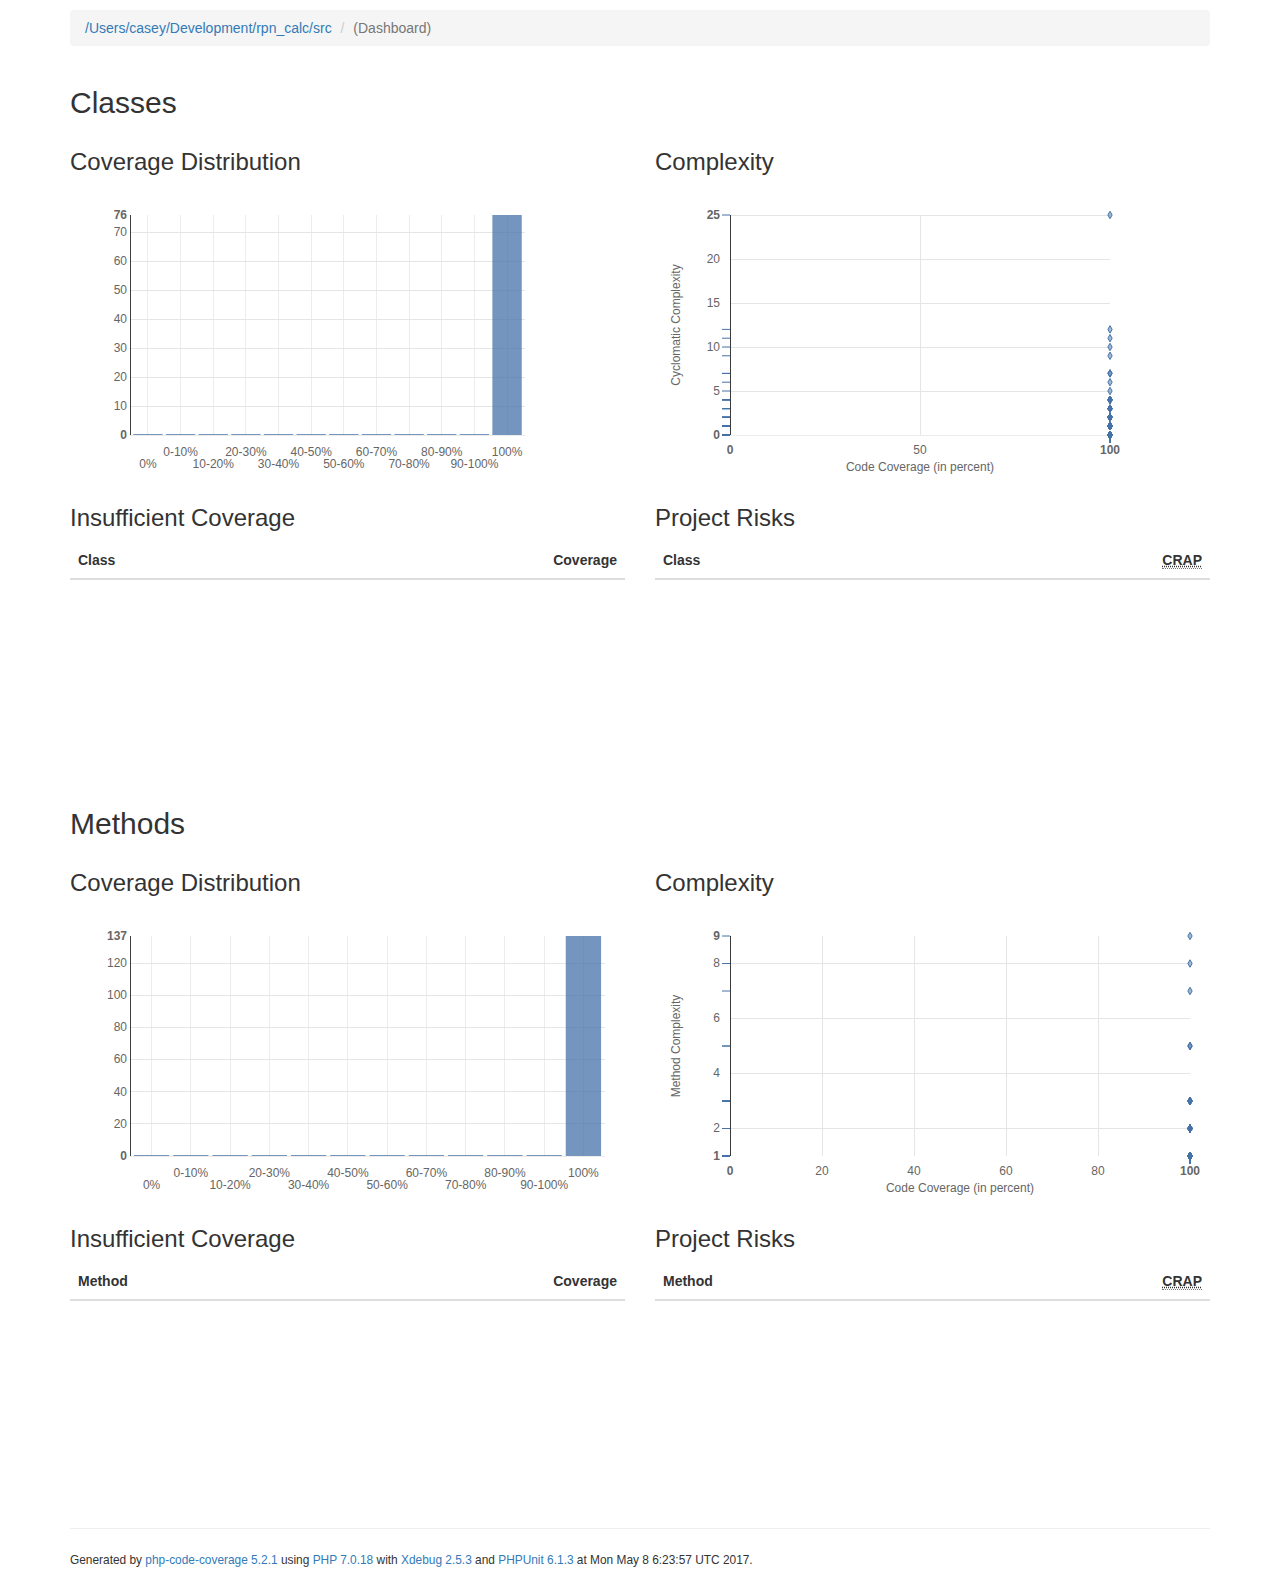
<file: coverage/dashboard.html>
<!DOCTYPE html>
<html lang="en">
 <head>
  <meta charset="UTF-8">
  <title>Dashboard for /Users/casey/Development/rpn_calc/src</title>
  <meta name="viewport" content="width=device-width, initial-scale=1.0">
  <link href=".css/bootstrap.min.css" rel="stylesheet">
  <link href=".css/nv.d3.min.css" rel="stylesheet">
  <link href=".css/style.css" rel="stylesheet">
  <!--[if lt IE 9]>
  <script src=".js/html5shiv.min.js"></script>
  <script src=".js/respond.min.js"></script>
  <![endif]-->
 </head>
 <body>
  <header>
   <div class="container">
    <div class="row">
     <div class="col-md-12">
      <ol class="breadcrumb">
        <li><a href="index.html">/Users/casey/Development/rpn_calc/src</a></li>
        <li class="active">(Dashboard)</li>

      </ol>
     </div>
    </div>
   </div>
  </header>
  <div class="container">
   <div class="row">
    <div class="col-md-12">
     <h2>Classes</h2>
    </div>
   </div>
   <div class="row">
    <div class="col-md-6">
     <h3>Coverage Distribution</h3>
     <div id="classCoverageDistribution" style="height: 300px;">
       <svg></svg>
     </div>
    </div>
    <div class="col-md-6">
     <h3>Complexity</h3>
     <div id="classComplexity" style="height: 300px;">
       <svg></svg>
     </div>
    </div>
   </div>
   <div class="row">
    <div class="col-md-6">
     <h3>Insufficient Coverage</h3>
     <div class="scrollbox">
      <table class="table">
       <thead>
        <tr>
         <th>Class</th>
         <th class="text-right">Coverage</th>
        </tr>
       </thead>
       <tbody>

       </tbody>
      </table>
     </div>
    </div>
    <div class="col-md-6">
     <h3>Project Risks</h3>
     <div class="scrollbox">
      <table class="table">
       <thead>
        <tr>
         <th>Class</th>
         <th class="text-right"><abbr title="Change Risk Anti-Patterns (CRAP) Index">CRAP</abbr></th>
        </tr>
       </thead>
       <tbody>

       </tbody>
      </table>
     </div>
    </div>
   </div>
   <div class="row">
    <div class="col-md-12">
     <h2>Methods</h2>
    </div>
   </div>
   <div class="row">
    <div class="col-md-6">
     <h3>Coverage Distribution</h3>
     <div id="methodCoverageDistribution" style="height: 300px;">
       <svg></svg>
     </div>
    </div>
    <div class="col-md-6">
     <h3>Complexity</h3>
     <div id="methodComplexity" style="height: 300px;">
       <svg></svg>
     </div>
    </div>
   </div>
   <div class="row">
    <div class="col-md-6">
     <h3>Insufficient Coverage</h3>
     <div class="scrollbox">
      <table class="table">
       <thead>
        <tr>
         <th>Method</th>
         <th class="text-right">Coverage</th>
        </tr>
       </thead>
       <tbody>

       </tbody>
      </table>
     </div>
    </div>
    <div class="col-md-6">
     <h3>Project Risks</h3>
     <div class="scrollbox">
      <table class="table">
       <thead>
        <tr>
         <th>Method</th>
         <th class="text-right"><abbr title="Change Risk Anti-Patterns (CRAP) Index">CRAP</abbr></th>
        </tr>
       </thead>
       <tbody>

       </tbody>
      </table>
     </div>
    </div>
   </div>
   <footer>
    <hr/>
    <p>
     <small>Generated by <a href="https://github.com/sebastianbergmann/php-code-coverage" target="_top">php-code-coverage 5.2.1</a> using <a href="https://secure.php.net/" target="_top">PHP 7.0.18</a> with <a href="https://xdebug.org/">Xdebug 2.5.3</a> and <a href="https://phpunit.de/">PHPUnit 6.1.3</a> at Mon May 8 6:23:57 UTC 2017.</small>
    </p>
   </footer>
  </div>
  <script src=".js/jquery.min.js" type="text/javascript"></script>
  <script src=".js/bootstrap.min.js" type="text/javascript"></script>
  <script src=".js/holder.min.js" type="text/javascript"></script>
  <script src=".js/d3.min.js" type="text/javascript"></script>
  <script src=".js/nv.d3.min.js" type="text/javascript"></script>
  <script type="text/javascript">
$(document).ready(function() {
  nv.addGraph(function() {
    var chart = nv.models.multiBarChart();
    chart.tooltips(false)
      .showControls(false)
      .showLegend(false)
      .reduceXTicks(false)
      .staggerLabels(true)
      .yAxis.tickFormat(d3.format('d'));

    d3.select('#classCoverageDistribution svg')
      .datum(getCoverageDistributionData([0,0,0,0,0,0,0,0,0,0,0,76], "Class Coverage"))
      .transition().duration(500).call(chart);

    nv.utils.windowResize(chart.update);

    return chart;
  });

  nv.addGraph(function() {
    var chart = nv.models.multiBarChart();
    chart.tooltips(false)
      .showControls(false)
      .showLegend(false)
      .reduceXTicks(false)
      .staggerLabels(true)
      .yAxis.tickFormat(d3.format('d'));

    d3.select('#methodCoverageDistribution svg')
      .datum(getCoverageDistributionData([0,0,0,0,0,0,0,0,0,0,0,137], "Method Coverage"))
      .transition().duration(500).call(chart);

    nv.utils.windowResize(chart.update);

    return chart;
  });

  function getCoverageDistributionData(data, label) {
    var labels = [
      '0%',
      '0-10%',
      '10-20%',
      '20-30%',
      '30-40%',
      '40-50%',
      '50-60%',
      '60-70%',
      '70-80%',
      '80-90%',
      '90-100%',
      '100%'
    ];
    var values = [];
    $.each(labels, function(key) {
      values.push({x: labels[key], y: data[key]});
    });

    return [
      {
        key: label,
        values: values,
        color: "#4572A7"
      }
    ];
  }
  nv.addGraph(function() {
    var chart = nv.models.scatterChart()
      .showDistX(true)
      .showDistY(true)
      .showLegend(false)
      .forceX([0, 100]);
    chart.tooltipContent(function(graph) {
      return '<p>' + graph.point.class + '</p>';
    });

    chart.xAxis.axisLabel('Code Coverage (in percent)');
    chart.yAxis.axisLabel('Cyclomatic Complexity');

    d3.select('#classComplexity svg')
      .datum(getComplexityData([[100,10,"<a href=\"Calculator.php.html#8\">Calculator<\/a>"],[100,5,"<a href=\"Factory.php.html#19\">SymbolFactory<\/a>"],[100,0,"<a href=\"Factory.php.html#66\">OperatorFactory<\/a>"],[100,25,"<a href=\"Factory.php.html#113\">OperandFactory<\/a>"],[100,9,"<a href=\"Operands.php.html#15\">Scalar<\/a>"],[100,3,"<a href=\"Operands.php.html#59\">BaseScalar<\/a>"],[100,0,"<a href=\"Operands.php.html#84\">DecScalar<\/a>"],[100,0,"<a href=\"Operands.php.html#85\">OctScalar<\/a>"],[100,0,"<a href=\"Operands.php.html#86\">HexScalar<\/a>"],[100,0,"<a href=\"Operands.php.html#87\">BinScalar<\/a>"],[100,2,"<a href=\"Operands.php.html#89\">DegScalar<\/a>"],[100,1,"<a href=\"Operands.php.html#104\">Constant<\/a>"],[100,1,"<a href=\"Operands.php.html#114\">Pi<\/a>"],[100,1,"<a href=\"Operands.php.html#115\">Exp<\/a>"],[100,1,"<a href=\"Operands.php.html#116\">Nan<\/a>"],[100,1,"<a href=\"Operands.php.html#117\">PosInf<\/a>"],[100,1,"<a href=\"Operands.php.html#118\">NegInf<\/a>"],[100,1,"<a href=\"Notations.php.html#33\">Complex<\/a>"],[100,1,"<a href=\"Notations.php.html#42\">PolarComplex<\/a>"],[100,2,"<a href=\"Operators.php.html#34\">UnaryOperator<\/a>"],[100,2,"<a href=\"Operators.php.html#54\">BinaryOperator<\/a>"],[100,1,"<a href=\"Operators.php.html#76\">Pop<\/a>"],[100,2,"<a href=\"Operators.php.html#90\">Push<\/a>"],[100,1,"<a href=\"Operators.php.html#111\">Swap<\/a>"],[100,3,"<a href=\"Operators.php.html#139\">Plus<\/a>"],[100,3,"<a href=\"Operators.php.html#161\">Minus<\/a>"],[100,4,"<a href=\"Operators.php.html#184\">Times<\/a>"],[100,7,"<a href=\"Operators.php.html#217\">Divide<\/a>"],[100,4,"<a href=\"Operators.php.html#258\">Reciprocal<\/a>"],[100,2,"<a href=\"Operators.php.html#278\">Negative<\/a>"],[100,2,"<a href=\"Operators.php.html#293\">Modulo<\/a>"],[100,1,"<a href=\"Operators.php.html#303\">Intval<\/a>"],[100,1,"<a href=\"Operators.php.html#311\">Frac<\/a>"],[100,1,"<a href=\"Operators.php.html#319\">Round<\/a>"],[100,1,"<a href=\"Operators.php.html#330\">BaseOperator<\/a>"],[100,0,"<a href=\"Operators.php.html#340\">Bin<\/a>"],[100,0,"<a href=\"Operators.php.html#341\">Oct<\/a>"],[100,0,"<a href=\"Operators.php.html#342\">Dec<\/a>"],[100,0,"<a href=\"Operators.php.html#343\">Hex<\/a>"],[100,2,"<a href=\"Operators.php.html#345\">Dump<\/a>"],[100,1,"<a href=\"Operators.php.html#361\">BAnd<\/a>"],[100,1,"<a href=\"Operators.php.html#369\">BOr<\/a>"],[100,1,"<a href=\"Operators.php.html#377\">BXor<\/a>"],[100,1,"<a href=\"Operators.php.html#385\">BNot<\/a>"],[100,1,"<a href=\"Operators.php.html#393\">BShiftLeft<\/a>"],[100,1,"<a href=\"Operators.php.html#401\">BShiftRight<\/a>"],[100,4,"<a href=\"Operators.php.html#411\">Power<\/a>"],[100,3,"<a href=\"Operators.php.html#433\">Sqrt<\/a>"],[100,2,"<a href=\"Operators.php.html#458\">Ln<\/a>"],[100,3,"<a href=\"Operators.php.html#473\">NthLog<\/a>"],[100,0,"<a href=\"Operators.php.html#496\">TrigOperator<\/a>"],[100,2,"<a href=\"Operators.php.html#500\">Sin<\/a>"],[100,2,"<a href=\"Operators.php.html#515\">Cos<\/a>"],[100,3,"<a href=\"Operators.php.html#529\">Tan<\/a>"],[100,1,"<a href=\"Operators.php.html#548\">Degree<\/a>"],[100,1,"<a href=\"Operators.php.html#557\">Radian<\/a>"],[100,2,"<a href=\"Operators.php.html#567\">Mag<\/a>"],[100,2,"<a href=\"Operators.php.html#579\">Arg<\/a>"],[100,2,"<a href=\"Operators.php.html#591\">Conj<\/a>"],[100,2,"<a href=\"Operators.php.html#606\">RealPart<\/a>"],[100,2,"<a href=\"Operators.php.html#618\">ImagPart<\/a>"],[100,11,"<a href=\"Parser.php.html#5\">Parser<\/a>"],[100,12,"<a href=\"Stack.php.html#15\">GeneratorStack<\/a>"],[100,2,"<a href=\"Stack.php.html#93\">NonCommutativeStack<\/a>"],[100,4,"<a href=\"Symbol.php.html#5\">Symbol<\/a>"],[100,6,"<a href=\"Symbol.php.html#46\">Operator<\/a>"],[100,7,"<a href=\"Symbol.php.html#87\">Operand<\/a>"],[100,4,"<a href=\"Notations.php.html#10\">Regex<\/a>"],[100,2,"<a href=\"Notations.php.html#51\">Degrees<\/a>"],[100,1,"<a href=\"Notations.php.html#64\">Alphabetic<\/a>"],[100,4,"<a href=\"Notations.php.html#73\">Base<\/a>"],[100,1,"<a href=\"Notations.php.html#102\">Decimal<\/a>"],[100,0,"<a href=\"Notations.php.html#113\">Octal<\/a>"],[100,0,"<a href=\"Notations.php.html#120\">Hexadecimal<\/a>"],[100,0,"<a href=\"Notations.php.html#127\">Binary<\/a>"],[100,1,"<a href=\"Operators.php.html#128\">AddComplex<\/a>"]], 'Class Complexity'))
      .transition()
      .duration(500)
      .call(chart);

    nv.utils.windowResize(chart.update);

    return chart;
  });

  nv.addGraph(function() {
    var chart = nv.models.scatterChart()
      .showDistX(true)
      .showDistY(true)
      .showLegend(false)
      .forceX([0, 100]);
    chart.tooltipContent(function(graph) {
      return '<p>' + graph.point.class + '</p>';
    });

    chart.xAxis.axisLabel('Code Coverage (in percent)');
    chart.yAxis.axisLabel('Method Complexity');

    d3.select('#methodComplexity svg')
      .datum(getComplexityData([[100,1,"<a href=\"Calculator.php.html#13\">Calculator::__construct<\/a>"],[100,3,"<a href=\"Calculator.php.html#22\">Calculator::push<\/a>"],[100,3,"<a href=\"Calculator.php.html#35\">Calculator::applyOperator<\/a>"],[100,1,"<a href=\"Calculator.php.html#61\">Calculator::display<\/a>"],[100,1,"<a href=\"Calculator.php.html#69\">Calculator::backup<\/a>"],[100,1,"<a href=\"Calculator.php.html#77\">Calculator::restore<\/a>"],[100,2,"<a href=\"Factory.php.html#28\">SymbolFactory::make<\/a>"],[100,1,"<a href=\"Factory.php.html#42\">SymbolFactory::lookupClassname<\/a>"],[100,1,"<a href=\"Factory.php.html#52\">SymbolFactory::isValid<\/a>"],[100,1,"<a href=\"Factory.php.html#60\">SymbolFactory::reference<\/a>"],[100,8,"<a href=\"Factory.php.html#126\">OperandFactory::isValid<\/a>"],[100,9,"<a href=\"Factory.php.html#135\">OperandFactory::lookupClassname<\/a>"],[100,1,"<a href=\"Factory.php.html#148\">OperandFactory::isHex<\/a>"],[100,1,"<a href=\"Factory.php.html#149\">OperandFactory::isBinary<\/a>"],[100,1,"<a href=\"Factory.php.html#150\">OperandFactory::isOctal<\/a>"],[100,1,"<a href=\"Factory.php.html#151\">OperandFactory::isDecimal<\/a>"],[100,1,"<a href=\"Factory.php.html#152\">OperandFactory::isComplex<\/a>"],[100,1,"<a href=\"Factory.php.html#153\">OperandFactory::isPolarComplex<\/a>"],[100,1,"<a href=\"Factory.php.html#154\">OperandFactory::isDegrees<\/a>"],[100,1,"<a href=\"Factory.php.html#155\">OperandFactory::isAlphabetic<\/a>"],[100,1,"<a href=\"Operands.php.html#20\">Scalar::getValue<\/a>"],[100,2,"<a href=\"Operands.php.html#28\">Scalar::sign<\/a>"],[100,5,"<a href=\"Operands.php.html#33\">Scalar::operate<\/a>"],[100,1,"<a href=\"Operands.php.html#53\">Scalar::bnot<\/a>"],[100,1,"<a href=\"Operands.php.html#61\">BaseScalar::getValue<\/a>"],[100,1,"<a href=\"Operands.php.html#67\">BaseScalar::setValue<\/a>"],[100,1,"<a href=\"Operands.php.html#72\">BaseScalar::bnot<\/a>"],[100,1,"<a href=\"Operands.php.html#92\">DegScalar::getValue<\/a>"],[100,1,"<a href=\"Operands.php.html#97\">DegScalar::setValue<\/a>"],[100,1,"<a href=\"Operands.php.html#107\">Constant::operate<\/a>"],[100,1,"<a href=\"Operands.php.html#114\">Pi::getValue<\/a>"],[100,1,"<a href=\"Operands.php.html#115\">Exp::getValue<\/a>"],[100,1,"<a href=\"Operands.php.html#116\">Nan::getValue<\/a>"],[100,1,"<a href=\"Operands.php.html#117\">PosInf::getValue<\/a>"],[100,1,"<a href=\"Operands.php.html#118\">NegInf::getValue<\/a>"],[100,1,"<a href=\"Notations.php.html#36\">Complex::pattern<\/a>"],[100,1,"<a href=\"Notations.php.html#45\">PolarComplex::pattern<\/a>"],[100,2,"<a href=\"Operators.php.html#43\">UnaryOperator::__invoke<\/a>"],[100,2,"<a href=\"Operators.php.html#63\">BinaryOperator::__invoke<\/a>"],[100,1,"<a href=\"Operators.php.html#84\">Pop::__invoke<\/a>"],[100,2,"<a href=\"Operators.php.html#99\">Push::__invoke<\/a>"],[100,1,"<a href=\"Operators.php.html#118\">Swap::__invoke<\/a>"],[100,1,"<a href=\"Operators.php.html#142\">Plus::scalar<\/a>"],[100,1,"<a href=\"Operators.php.html#146\">Plus::complexScalar<\/a>"],[100,1,"<a href=\"Operators.php.html#153\">Plus::scalarComplex<\/a>"],[100,1,"<a href=\"Operators.php.html#164\">Minus::scalar<\/a>"],[100,1,"<a href=\"Operators.php.html#168\">Minus::complexScalar<\/a>"],[100,1,"<a href=\"Operators.php.html#175\">Minus::scalarComplex<\/a>"],[100,1,"<a href=\"Operators.php.html#186\">Times::scalar<\/a>"],[100,1,"<a href=\"Operators.php.html#190\">Times::complex<\/a>"],[100,1,"<a href=\"Operators.php.html#205\">Times::complexScalar<\/a>"],[100,1,"<a href=\"Operators.php.html#212\">Times::scalarComplex<\/a>"],[100,1,"<a href=\"Operators.php.html#219\">Divide::__construct<\/a>"],[100,2,"<a href=\"Operators.php.html#225\">Divide::scalar<\/a>"],[100,2,"<a href=\"Operators.php.html#232\">Divide::complex<\/a>"],[100,1,"<a href=\"Operators.php.html#248\">Divide::scalarComplex<\/a>"],[100,1,"<a href=\"Operators.php.html#253\">Divide::complexScalar<\/a>"],[100,2,"<a href=\"Operators.php.html#260\">Reciprocal::scalar<\/a>"],[100,2,"<a href=\"Operators.php.html#266\">Reciprocal::complex<\/a>"],[100,1,"<a href=\"Operators.php.html#280\">Negative::scalar<\/a>"],[100,1,"<a href=\"Operators.php.html#284\">Negative::complex<\/a>"],[100,2,"<a href=\"Operators.php.html#295\">Modulo::scalar<\/a>"],[100,1,"<a href=\"Operators.php.html#305\">Intval::scalar<\/a>"],[100,1,"<a href=\"Operators.php.html#313\">Frac::scalar<\/a>"],[100,1,"<a href=\"Operators.php.html#321\">Round::scalar<\/a>"],[100,1,"<a href=\"Operators.php.html#333\">BaseOperator::scalar<\/a>"],[100,1,"<a href=\"Operators.php.html#347\">Dump::scalar<\/a>"],[100,1,"<a href=\"Operators.php.html#352\">Dump::complex<\/a>"],[100,1,"<a href=\"Operators.php.html#363\">BAnd::scalar<\/a>"],[100,1,"<a href=\"Operators.php.html#371\">BOr::scalar<\/a>"],[100,1,"<a href=\"Operators.php.html#379\">BXor::scalar<\/a>"],[100,1,"<a href=\"Operators.php.html#387\">BNot::scalar<\/a>"],[100,1,"<a href=\"Operators.php.html#395\">BShiftLeft::scalar<\/a>"],[100,1,"<a href=\"Operators.php.html#403\">BShiftRight::scalar<\/a>"],[100,1,"<a href=\"Operators.php.html#413\">Power::scalar<\/a>"],[100,1,"<a href=\"Operators.php.html#417\">Power::complex<\/a>"],[100,1,"<a href=\"Operators.php.html#424\">Power::complexScalar<\/a>"],[100,1,"<a href=\"Operators.php.html#428\">Power::scalarComplex<\/a>"],[100,2,"<a href=\"Operators.php.html#435\">Sqrt::scalar<\/a>"],[100,1,"<a href=\"Operators.php.html#445\">Sqrt::complex<\/a>"],[100,1,"<a href=\"Operators.php.html#460\">Ln::scalar<\/a>"],[100,1,"<a href=\"Operators.php.html#464\">Ln::complex<\/a>"],[100,1,"<a href=\"Operators.php.html#475\">NthLog::scalar<\/a>"],[100,1,"<a href=\"Operators.php.html#479\">NthLog::complexScalar<\/a>"],[100,1,"<a href=\"Operators.php.html#486\">NthLog::scalarComplex<\/a>"],[100,1,"<a href=\"Operators.php.html#502\">Sin::scalar<\/a>"],[100,1,"<a href=\"Operators.php.html#507\">Sin::complex<\/a>"],[100,1,"<a href=\"Operators.php.html#517\">Cos::scalar<\/a>"],[100,1,"<a href=\"Operators.php.html#521\">Cos::complex<\/a>"],[100,1,"<a href=\"Operators.php.html#531\">Tan::__construct<\/a>"],[100,1,"<a href=\"Operators.php.html#538\">Tan::scalar<\/a>"],[100,1,"<a href=\"Operators.php.html#542\">Tan::complex<\/a>"],[100,1,"<a href=\"Operators.php.html#551\">Degree::scalar<\/a>"],[100,1,"<a href=\"Operators.php.html#559\">Radian::scalar<\/a>"],[100,1,"<a href=\"Operators.php.html#569\">Mag::scalar<\/a>"],[100,1,"<a href=\"Operators.php.html#573\">Mag::complex<\/a>"],[100,1,"<a href=\"Operators.php.html#581\">Arg::scalar<\/a>"],[100,1,"<a href=\"Operators.php.html#585\">Arg::complex<\/a>"],[100,1,"<a href=\"Operators.php.html#593\">Conj::scalar<\/a>"],[100,1,"<a href=\"Operators.php.html#597\">Conj::complex<\/a>"],[100,1,"<a href=\"Operators.php.html#608\">RealPart::scalar<\/a>"],[100,1,"<a href=\"Operators.php.html#612\">RealPart::complex<\/a>"],[100,1,"<a href=\"Operators.php.html#620\">ImagPart::scalar<\/a>"],[100,1,"<a href=\"Operators.php.html#624\">ImagPart::complex<\/a>"],[100,1,"<a href=\"Parser.php.html#8\">Parser::__construct<\/a>"],[100,7,"<a href=\"Parser.php.html#17\">Parser::parse<\/a>"],[100,3,"<a href=\"Parser.php.html#50\">Parser::resolveSymbol<\/a>"],[100,5,"<a href=\"Stack.php.html#23\">GeneratorStack::push<\/a>"],[100,2,"<a href=\"Stack.php.html#44\">GeneratorStack::pop<\/a>"],[100,1,"<a href=\"Stack.php.html#55\">GeneratorStack::clear<\/a>"],[100,1,"<a href=\"Stack.php.html#63\">GeneratorStack::size<\/a>"],[100,1,"<a href=\"Stack.php.html#71\">GeneratorStack::all<\/a>"],[100,1,"<a href=\"Stack.php.html#79\">GeneratorStack::peek<\/a>"],[100,1,"<a href=\"Stack.php.html#87\">GeneratorStack::__toString<\/a>"],[100,2,"<a href=\"Stack.php.html#99\">NonCommutativeStack::pop<\/a>"],[100,1,"<a href=\"Symbol.php.html#13\">Symbol::__construct<\/a>"],[100,1,"<a href=\"Symbol.php.html#24\">Symbol::anonymous function<\/a>"],[100,1,"<a href=\"Symbol.php.html#35\">Symbol::getRequiredInterface<\/a>"],[100,1,"<a href=\"Symbol.php.html#40\">Symbol::__toString<\/a>"],[100,2,"<a href=\"Symbol.php.html#54\">Operator::__call<\/a>"],[100,3,"<a href=\"Symbol.php.html#67\">Operator::generate<\/a>"],[100,1,"<a href=\"Symbol.php.html#84\">Operator::__invoke<\/a>"],[100,1,"<a href=\"Symbol.php.html#92\">Operand::__construct<\/a>"],[100,1,"<a href=\"Symbol.php.html#104\">Operand::operate<\/a>"],[100,1,"<a href=\"Symbol.php.html#111\">Operand::__invoke<\/a>"],[100,2,"<a href=\"Symbol.php.html#120\">Operand::__call<\/a>"],[100,1,"<a href=\"Symbol.php.html#131\">Operand::getValue<\/a>"],[100,1,"<a href=\"Symbol.php.html#136\">Operand::setValue<\/a>"],[100,3,"<a href=\"Notations.php.html#16\">Regex::regex<\/a>"],[100,1,"<a href=\"Notations.php.html#27\">Regex::pattern<\/a>"],[100,1,"<a href=\"Notations.php.html#54\">Degrees::pattern<\/a>"],[100,1,"<a href=\"Notations.php.html#58\">Degrees::degSymbol<\/a>"],[100,1,"<a href=\"Notations.php.html#67\">Alphabetic::pattern<\/a>"],[100,2,"<a href=\"Notations.php.html#80\">Base::baseSymbol<\/a>"],[100,2,"<a href=\"Notations.php.html#86\">Base::pattern<\/a>"],[100,1,"<a href=\"Notations.php.html#107\">Decimal::pattern<\/a>"],[100,1,"<a href=\"Operators.php.html#130\">AddComplex::complex<\/a>"]], 'Method Complexity'))
      .transition()
      .duration(500)
      .call(chart);

    nv.utils.windowResize(chart.update);

    return chart;
  });

  function getComplexityData(data, label) {
    var values = [];
    $.each(data, function(key) {
      var value = Math.round(data[key][0]*100) / 100;
      values.push({
        x: value,
        y: data[key][1],
        class: data[key][2],
        size: 0.05,
        shape: 'diamond'
      });
    });

    return [
      {
        key: label,
        values: values,
        color: "#4572A7"
      }
    ];
  }
});
  </script>
 </body>
</html>
</file>
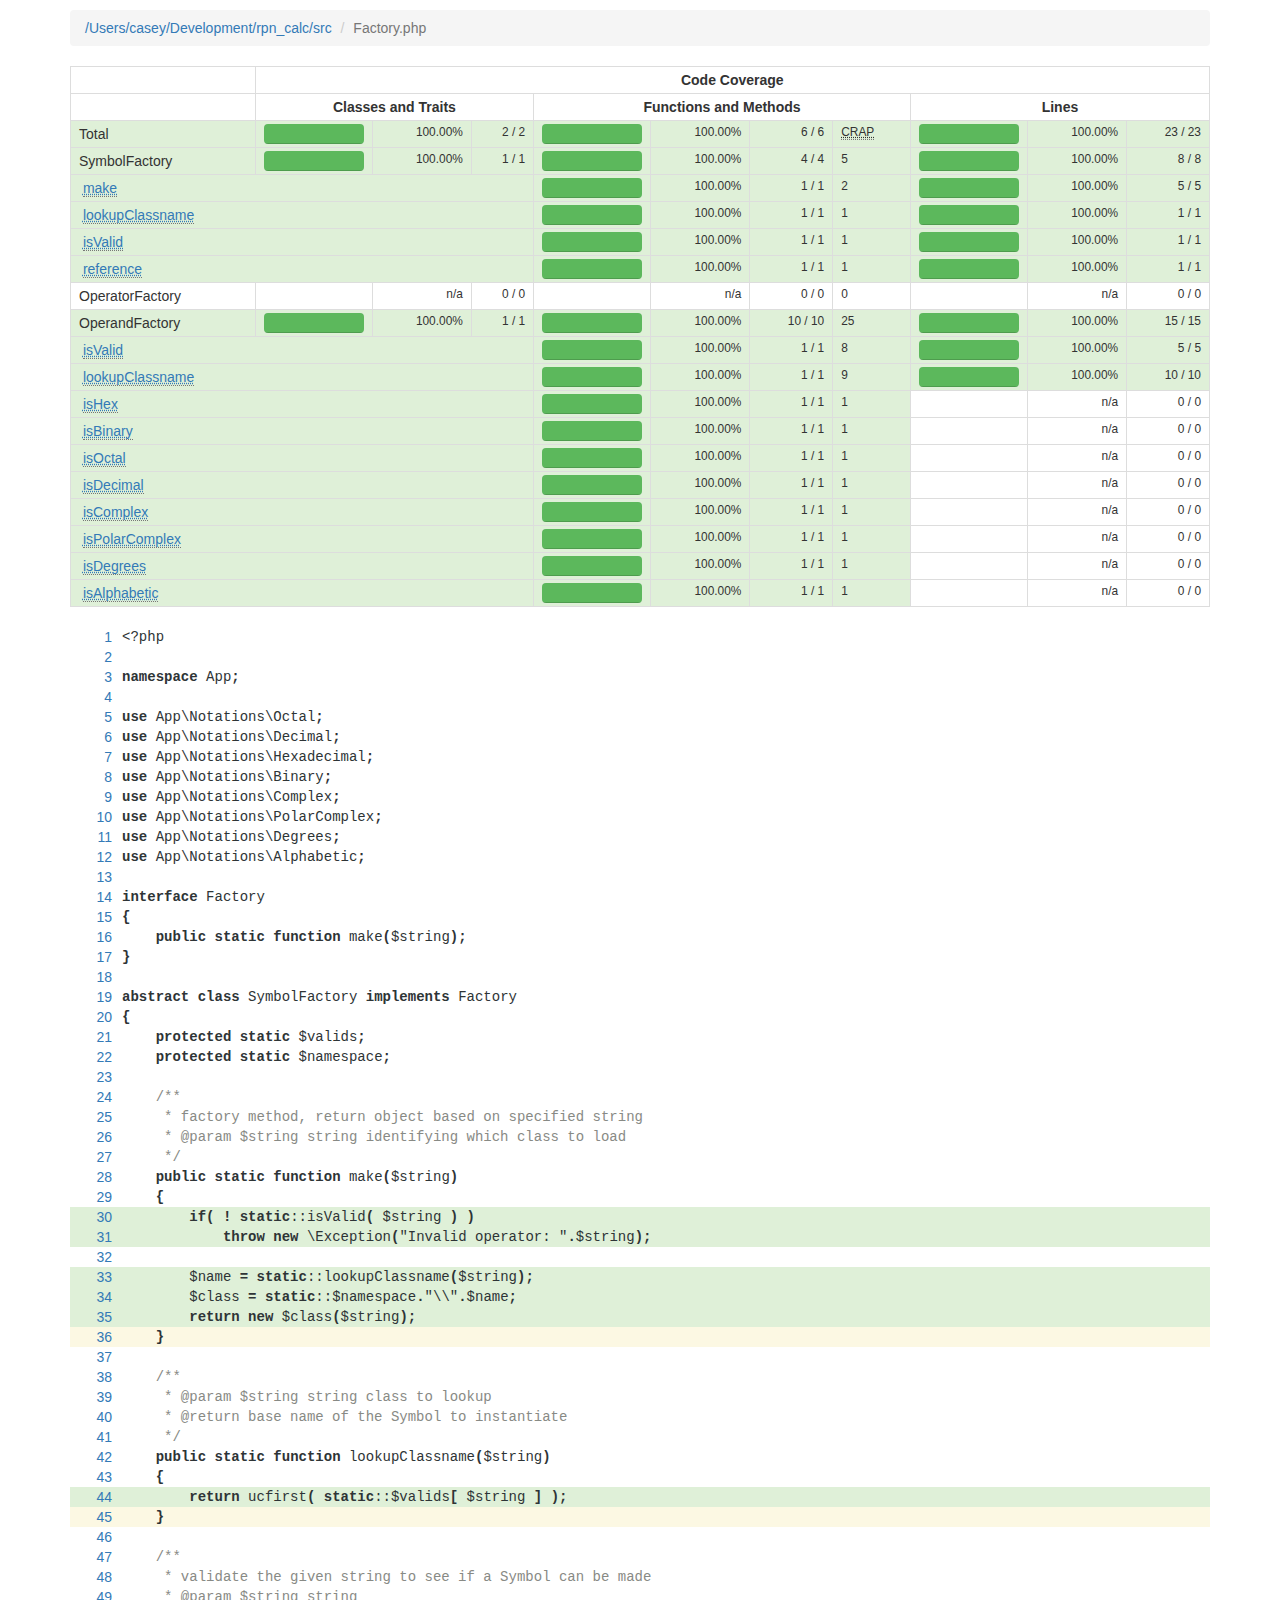
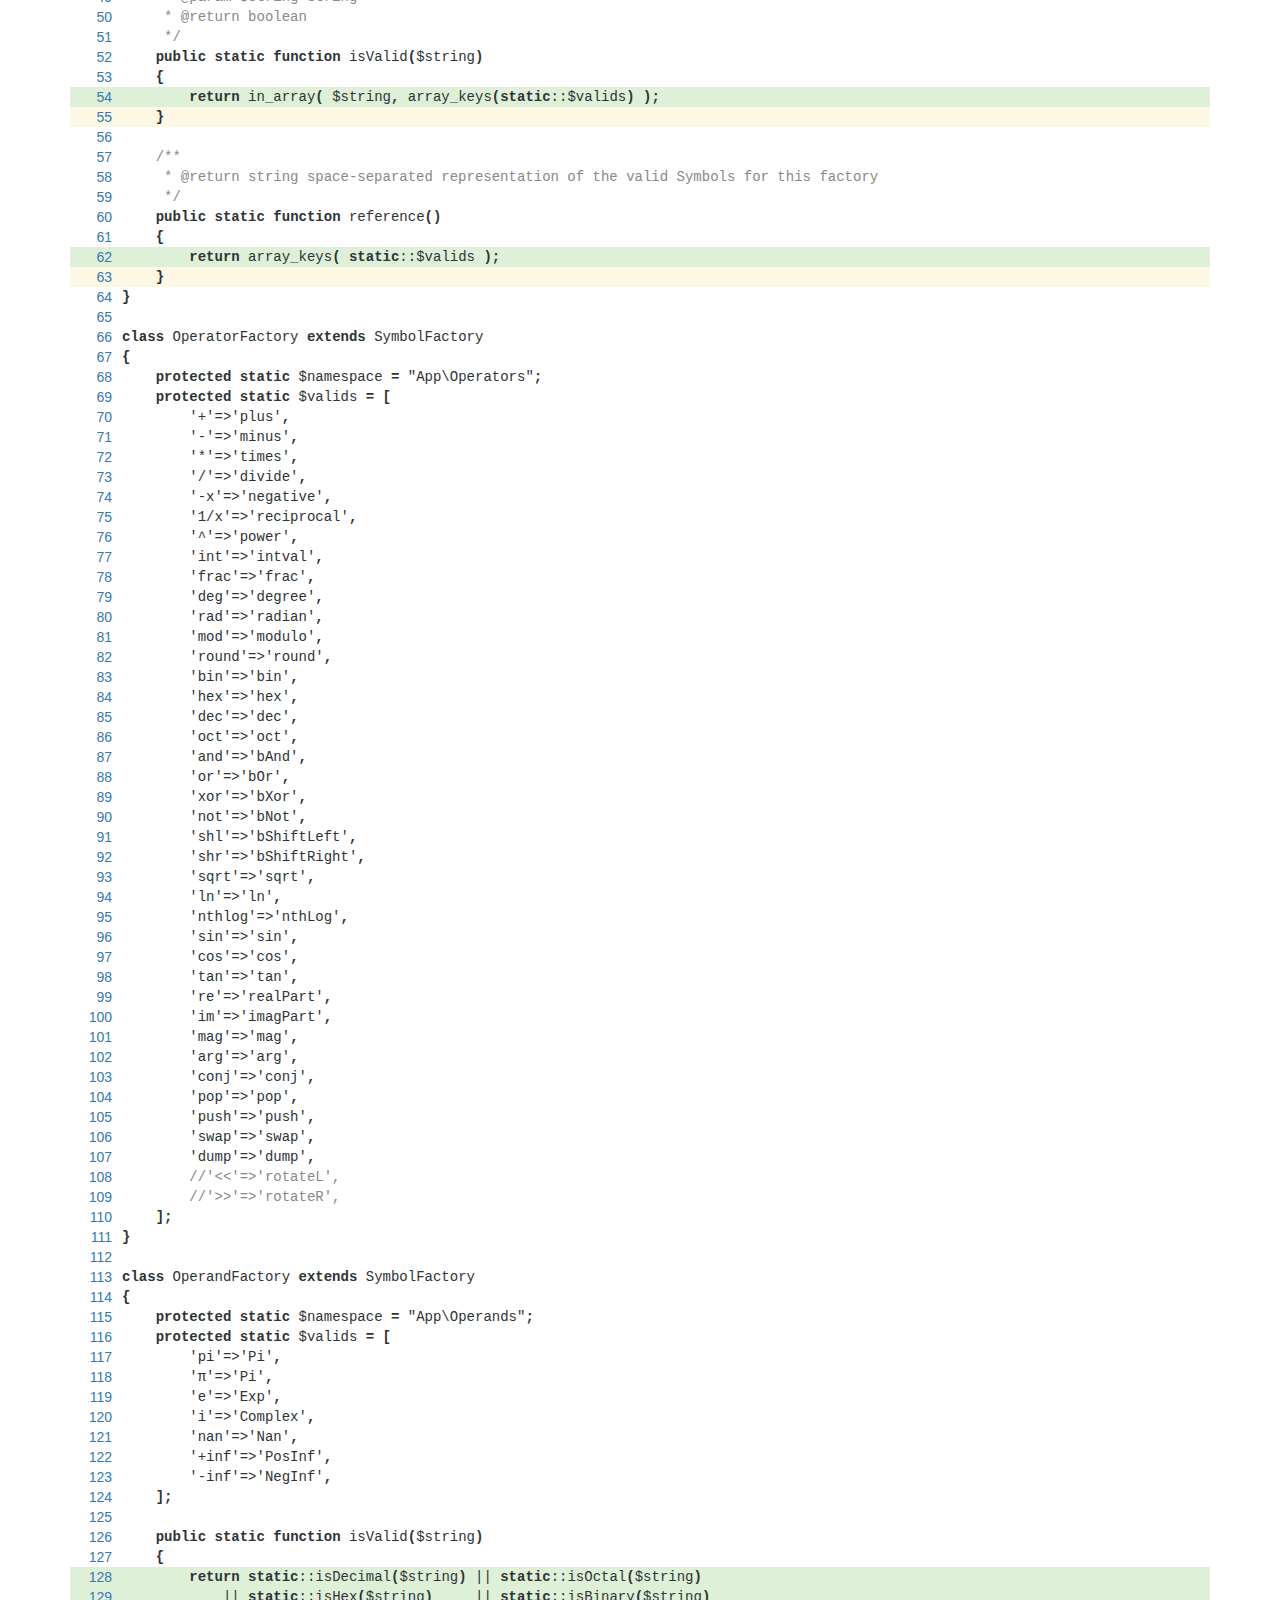
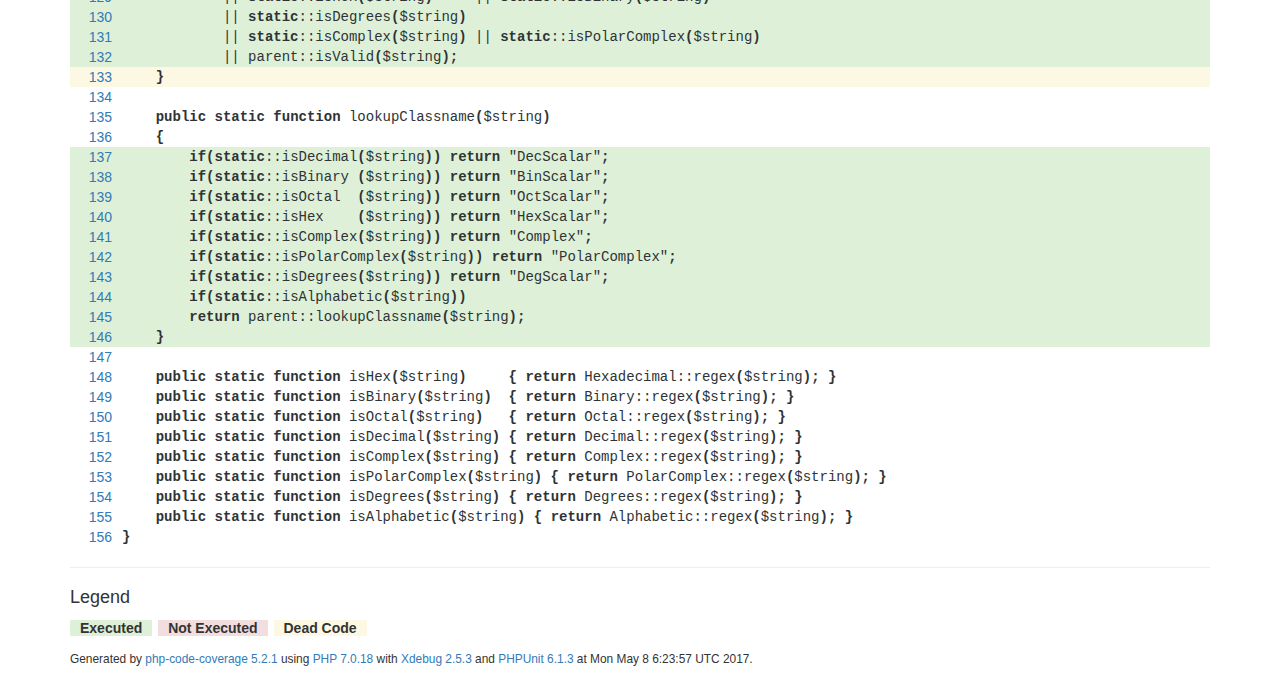
<file: coverage/Factory.php.html>
<!DOCTYPE html>
<html lang="en">
 <head>
  <meta charset="UTF-8">
  <title>Code Coverage for /Users/casey/Development/rpn_calc/src/Factory.php</title>
  <meta name="viewport" content="width=device-width, initial-scale=1.0">
  <link href=".css/bootstrap.min.css" rel="stylesheet">
  <link href=".css/style.css" rel="stylesheet">
  <!--[if lt IE 9]>
  <script src=".js/html5shiv.min.js"></script>
  <script src=".js/respond.min.js"></script>
  <![endif]-->
 </head>
 <body>
  <header>
   <div class="container">
    <div class="row">
     <div class="col-md-12">
      <ol class="breadcrumb">
        <li><a href="index.html">/Users/casey/Development/rpn_calc/src</a></li>
        <li class="active">Factory.php</li>

      </ol>
     </div>
    </div>
   </div>
  </header>
  <div class="container">
   <table class="table table-bordered">
    <thead>
     <tr>
      <td>&nbsp;</td>
      <td colspan="10"><div align="center"><strong>Code Coverage</strong></div></td>
     </tr>
     <tr>
      <td>&nbsp;</td>
      <td colspan="3"><div align="center"><strong>Classes and Traits</strong></div></td>
      <td colspan="4"><div align="center"><strong>Functions and Methods</strong></div></td>
      <td colspan="3"><div align="center"><strong>Lines</strong></div></td>
     </tr>
    </thead>
    <tbody>
     <tr>
      <td class="success">Total</td>
      <td class="success big">       <div class="progress">
         <div class="progress-bar progress-bar-success" role="progressbar" aria-valuenow="100.00" aria-valuemin="0" aria-valuemax="100" style="width: 100.00%">
           <span class="sr-only">100.00% covered (success)</span>
         </div>
       </div>
</td>
      <td class="success small"><div align="right">100.00%</div></td>
      <td class="success small"><div align="right">2&nbsp;/&nbsp;2</div></td>
      <td class="success big">       <div class="progress">
         <div class="progress-bar progress-bar-success" role="progressbar" aria-valuenow="100.00" aria-valuemin="0" aria-valuemax="100" style="width: 100.00%">
           <span class="sr-only">100.00% covered (success)</span>
         </div>
       </div>
</td>
      <td class="success small"><div align="right">100.00%</div></td>
      <td class="success small"><div align="right">6&nbsp;/&nbsp;6</div></td>
      <td class="success small"><abbr title="Change Risk Anti-Patterns (CRAP) Index">CRAP</abbr></td>
      <td class="success big">       <div class="progress">
         <div class="progress-bar progress-bar-success" role="progressbar" aria-valuenow="100.00" aria-valuemin="0" aria-valuemax="100" style="width: 100.00%">
           <span class="sr-only">100.00% covered (success)</span>
         </div>
       </div>
</td>
      <td class="success small"><div align="right">100.00%</div></td>
      <td class="success small"><div align="right">23&nbsp;/&nbsp;23</div></td>
     </tr>

     <tr>
      <td class="success">SymbolFactory</td>
      <td class="success big">       <div class="progress">
         <div class="progress-bar progress-bar-success" role="progressbar" aria-valuenow="100.00" aria-valuemin="0" aria-valuemax="100" style="width: 100.00%">
           <span class="sr-only">100.00% covered (success)</span>
         </div>
       </div>
</td>
      <td class="success small"><div align="right">100.00%</div></td>
      <td class="success small"><div align="right">1&nbsp;/&nbsp;1</div></td>
      <td class="success big">       <div class="progress">
         <div class="progress-bar progress-bar-success" role="progressbar" aria-valuenow="100.00" aria-valuemin="0" aria-valuemax="100" style="width: 100.00%">
           <span class="sr-only">100.00% covered (success)</span>
         </div>
       </div>
</td>
      <td class="success small"><div align="right">100.00%</div></td>
      <td class="success small"><div align="right">4&nbsp;/&nbsp;4</div></td>
      <td class="success small">5</td>
      <td class="success big">       <div class="progress">
         <div class="progress-bar progress-bar-success" role="progressbar" aria-valuenow="100.00" aria-valuemin="0" aria-valuemax="100" style="width: 100.00%">
           <span class="sr-only">100.00% covered (success)</span>
         </div>
       </div>
</td>
      <td class="success small"><div align="right">100.00%</div></td>
      <td class="success small"><div align="right">8&nbsp;/&nbsp;8</div></td>
     </tr>

     <tr>
      <td class="success" colspan="4">&nbsp;<a href="#28"><abbr title="make($string)">make</abbr></a></td>
      <td class="success big">       <div class="progress">
         <div class="progress-bar progress-bar-success" role="progressbar" aria-valuenow="100.00" aria-valuemin="0" aria-valuemax="100" style="width: 100.00%">
           <span class="sr-only">100.00% covered (success)</span>
         </div>
       </div>
</td>
      <td class="success small"><div align="right">100.00%</div></td>
      <td class="success small"><div align="right">1&nbsp;/&nbsp;1</div></td>
      <td class="success small">2</td>
      <td class="success big">       <div class="progress">
         <div class="progress-bar progress-bar-success" role="progressbar" aria-valuenow="100.00" aria-valuemin="0" aria-valuemax="100" style="width: 100.00%">
           <span class="sr-only">100.00% covered (success)</span>
         </div>
       </div>
</td>
      <td class="success small"><div align="right">100.00%</div></td>
      <td class="success small"><div align="right">5&nbsp;/&nbsp;5</div></td>
     </tr>

     <tr>
      <td class="success" colspan="4">&nbsp;<a href="#42"><abbr title="lookupClassname($string)">lookupClassname</abbr></a></td>
      <td class="success big">       <div class="progress">
         <div class="progress-bar progress-bar-success" role="progressbar" aria-valuenow="100.00" aria-valuemin="0" aria-valuemax="100" style="width: 100.00%">
           <span class="sr-only">100.00% covered (success)</span>
         </div>
       </div>
</td>
      <td class="success small"><div align="right">100.00%</div></td>
      <td class="success small"><div align="right">1&nbsp;/&nbsp;1</div></td>
      <td class="success small">1</td>
      <td class="success big">       <div class="progress">
         <div class="progress-bar progress-bar-success" role="progressbar" aria-valuenow="100.00" aria-valuemin="0" aria-valuemax="100" style="width: 100.00%">
           <span class="sr-only">100.00% covered (success)</span>
         </div>
       </div>
</td>
      <td class="success small"><div align="right">100.00%</div></td>
      <td class="success small"><div align="right">1&nbsp;/&nbsp;1</div></td>
     </tr>

     <tr>
      <td class="success" colspan="4">&nbsp;<a href="#52"><abbr title="isValid($string)">isValid</abbr></a></td>
      <td class="success big">       <div class="progress">
         <div class="progress-bar progress-bar-success" role="progressbar" aria-valuenow="100.00" aria-valuemin="0" aria-valuemax="100" style="width: 100.00%">
           <span class="sr-only">100.00% covered (success)</span>
         </div>
       </div>
</td>
      <td class="success small"><div align="right">100.00%</div></td>
      <td class="success small"><div align="right">1&nbsp;/&nbsp;1</div></td>
      <td class="success small">1</td>
      <td class="success big">       <div class="progress">
         <div class="progress-bar progress-bar-success" role="progressbar" aria-valuenow="100.00" aria-valuemin="0" aria-valuemax="100" style="width: 100.00%">
           <span class="sr-only">100.00% covered (success)</span>
         </div>
       </div>
</td>
      <td class="success small"><div align="right">100.00%</div></td>
      <td class="success small"><div align="right">1&nbsp;/&nbsp;1</div></td>
     </tr>

     <tr>
      <td class="success" colspan="4">&nbsp;<a href="#60"><abbr title="reference()">reference</abbr></a></td>
      <td class="success big">       <div class="progress">
         <div class="progress-bar progress-bar-success" role="progressbar" aria-valuenow="100.00" aria-valuemin="0" aria-valuemax="100" style="width: 100.00%">
           <span class="sr-only">100.00% covered (success)</span>
         </div>
       </div>
</td>
      <td class="success small"><div align="right">100.00%</div></td>
      <td class="success small"><div align="right">1&nbsp;/&nbsp;1</div></td>
      <td class="success small">1</td>
      <td class="success big">       <div class="progress">
         <div class="progress-bar progress-bar-success" role="progressbar" aria-valuenow="100.00" aria-valuemin="0" aria-valuemax="100" style="width: 100.00%">
           <span class="sr-only">100.00% covered (success)</span>
         </div>
       </div>
</td>
      <td class="success small"><div align="right">100.00%</div></td>
      <td class="success small"><div align="right">1&nbsp;/&nbsp;1</div></td>
     </tr>

     <tr>
      <td class="">OperatorFactory</td>
      <td class=" big"></td>
      <td class=" small"><div align="right">n/a</div></td>
      <td class=" small"><div align="right">0&nbsp;/&nbsp;0</div></td>
      <td class=" big"></td>
      <td class=" small"><div align="right">n/a</div></td>
      <td class=" small"><div align="right">0&nbsp;/&nbsp;0</div></td>
      <td class=" small">0</td>
      <td class=" big"></td>
      <td class=" small"><div align="right">n/a</div></td>
      <td class=" small"><div align="right">0&nbsp;/&nbsp;0</div></td>
     </tr>

     <tr>
      <td class="success">OperandFactory</td>
      <td class="success big">       <div class="progress">
         <div class="progress-bar progress-bar-success" role="progressbar" aria-valuenow="100.00" aria-valuemin="0" aria-valuemax="100" style="width: 100.00%">
           <span class="sr-only">100.00% covered (success)</span>
         </div>
       </div>
</td>
      <td class="success small"><div align="right">100.00%</div></td>
      <td class="success small"><div align="right">1&nbsp;/&nbsp;1</div></td>
      <td class="success big">       <div class="progress">
         <div class="progress-bar progress-bar-success" role="progressbar" aria-valuenow="100.00" aria-valuemin="0" aria-valuemax="100" style="width: 100.00%">
           <span class="sr-only">100.00% covered (success)</span>
         </div>
       </div>
</td>
      <td class="success small"><div align="right">100.00%</div></td>
      <td class="success small"><div align="right">10&nbsp;/&nbsp;10</div></td>
      <td class="success small">25</td>
      <td class="success big">       <div class="progress">
         <div class="progress-bar progress-bar-success" role="progressbar" aria-valuenow="100.00" aria-valuemin="0" aria-valuemax="100" style="width: 100.00%">
           <span class="sr-only">100.00% covered (success)</span>
         </div>
       </div>
</td>
      <td class="success small"><div align="right">100.00%</div></td>
      <td class="success small"><div align="right">15&nbsp;/&nbsp;15</div></td>
     </tr>

     <tr>
      <td class="success" colspan="4">&nbsp;<a href="#126"><abbr title="isValid($string)">isValid</abbr></a></td>
      <td class="success big">       <div class="progress">
         <div class="progress-bar progress-bar-success" role="progressbar" aria-valuenow="100.00" aria-valuemin="0" aria-valuemax="100" style="width: 100.00%">
           <span class="sr-only">100.00% covered (success)</span>
         </div>
       </div>
</td>
      <td class="success small"><div align="right">100.00%</div></td>
      <td class="success small"><div align="right">1&nbsp;/&nbsp;1</div></td>
      <td class="success small">8</td>
      <td class="success big">       <div class="progress">
         <div class="progress-bar progress-bar-success" role="progressbar" aria-valuenow="100.00" aria-valuemin="0" aria-valuemax="100" style="width: 100.00%">
           <span class="sr-only">100.00% covered (success)</span>
         </div>
       </div>
</td>
      <td class="success small"><div align="right">100.00%</div></td>
      <td class="success small"><div align="right">5&nbsp;/&nbsp;5</div></td>
     </tr>

     <tr>
      <td class="success" colspan="4">&nbsp;<a href="#135"><abbr title="lookupClassname($string)">lookupClassname</abbr></a></td>
      <td class="success big">       <div class="progress">
         <div class="progress-bar progress-bar-success" role="progressbar" aria-valuenow="100.00" aria-valuemin="0" aria-valuemax="100" style="width: 100.00%">
           <span class="sr-only">100.00% covered (success)</span>
         </div>
       </div>
</td>
      <td class="success small"><div align="right">100.00%</div></td>
      <td class="success small"><div align="right">1&nbsp;/&nbsp;1</div></td>
      <td class="success small">9</td>
      <td class="success big">       <div class="progress">
         <div class="progress-bar progress-bar-success" role="progressbar" aria-valuenow="100.00" aria-valuemin="0" aria-valuemax="100" style="width: 100.00%">
           <span class="sr-only">100.00% covered (success)</span>
         </div>
       </div>
</td>
      <td class="success small"><div align="right">100.00%</div></td>
      <td class="success small"><div align="right">10&nbsp;/&nbsp;10</div></td>
     </tr>

     <tr>
      <td class="success" colspan="4">&nbsp;<a href="#148"><abbr title="isHex($string)">isHex</abbr></a></td>
      <td class="success big">       <div class="progress">
         <div class="progress-bar progress-bar-success" role="progressbar" aria-valuenow="100.00" aria-valuemin="0" aria-valuemax="100" style="width: 100.00%">
           <span class="sr-only">100.00% covered (success)</span>
         </div>
       </div>
</td>
      <td class="success small"><div align="right">100.00%</div></td>
      <td class="success small"><div align="right">1&nbsp;/&nbsp;1</div></td>
      <td class="success small">1</td>
      <td class=" big"></td>
      <td class=" small"><div align="right">n/a</div></td>
      <td class=" small"><div align="right">0&nbsp;/&nbsp;0</div></td>
     </tr>

     <tr>
      <td class="success" colspan="4">&nbsp;<a href="#149"><abbr title="isBinary($string)">isBinary</abbr></a></td>
      <td class="success big">       <div class="progress">
         <div class="progress-bar progress-bar-success" role="progressbar" aria-valuenow="100.00" aria-valuemin="0" aria-valuemax="100" style="width: 100.00%">
           <span class="sr-only">100.00% covered (success)</span>
         </div>
       </div>
</td>
      <td class="success small"><div align="right">100.00%</div></td>
      <td class="success small"><div align="right">1&nbsp;/&nbsp;1</div></td>
      <td class="success small">1</td>
      <td class=" big"></td>
      <td class=" small"><div align="right">n/a</div></td>
      <td class=" small"><div align="right">0&nbsp;/&nbsp;0</div></td>
     </tr>

     <tr>
      <td class="success" colspan="4">&nbsp;<a href="#150"><abbr title="isOctal($string)">isOctal</abbr></a></td>
      <td class="success big">       <div class="progress">
         <div class="progress-bar progress-bar-success" role="progressbar" aria-valuenow="100.00" aria-valuemin="0" aria-valuemax="100" style="width: 100.00%">
           <span class="sr-only">100.00% covered (success)</span>
         </div>
       </div>
</td>
      <td class="success small"><div align="right">100.00%</div></td>
      <td class="success small"><div align="right">1&nbsp;/&nbsp;1</div></td>
      <td class="success small">1</td>
      <td class=" big"></td>
      <td class=" small"><div align="right">n/a</div></td>
      <td class=" small"><div align="right">0&nbsp;/&nbsp;0</div></td>
     </tr>

     <tr>
      <td class="success" colspan="4">&nbsp;<a href="#151"><abbr title="isDecimal($string)">isDecimal</abbr></a></td>
      <td class="success big">       <div class="progress">
         <div class="progress-bar progress-bar-success" role="progressbar" aria-valuenow="100.00" aria-valuemin="0" aria-valuemax="100" style="width: 100.00%">
           <span class="sr-only">100.00% covered (success)</span>
         </div>
       </div>
</td>
      <td class="success small"><div align="right">100.00%</div></td>
      <td class="success small"><div align="right">1&nbsp;/&nbsp;1</div></td>
      <td class="success small">1</td>
      <td class=" big"></td>
      <td class=" small"><div align="right">n/a</div></td>
      <td class=" small"><div align="right">0&nbsp;/&nbsp;0</div></td>
     </tr>

     <tr>
      <td class="success" colspan="4">&nbsp;<a href="#152"><abbr title="isComplex($string)">isComplex</abbr></a></td>
      <td class="success big">       <div class="progress">
         <div class="progress-bar progress-bar-success" role="progressbar" aria-valuenow="100.00" aria-valuemin="0" aria-valuemax="100" style="width: 100.00%">
           <span class="sr-only">100.00% covered (success)</span>
         </div>
       </div>
</td>
      <td class="success small"><div align="right">100.00%</div></td>
      <td class="success small"><div align="right">1&nbsp;/&nbsp;1</div></td>
      <td class="success small">1</td>
      <td class=" big"></td>
      <td class=" small"><div align="right">n/a</div></td>
      <td class=" small"><div align="right">0&nbsp;/&nbsp;0</div></td>
     </tr>

     <tr>
      <td class="success" colspan="4">&nbsp;<a href="#153"><abbr title="isPolarComplex($string)">isPolarComplex</abbr></a></td>
      <td class="success big">       <div class="progress">
         <div class="progress-bar progress-bar-success" role="progressbar" aria-valuenow="100.00" aria-valuemin="0" aria-valuemax="100" style="width: 100.00%">
           <span class="sr-only">100.00% covered (success)</span>
         </div>
       </div>
</td>
      <td class="success small"><div align="right">100.00%</div></td>
      <td class="success small"><div align="right">1&nbsp;/&nbsp;1</div></td>
      <td class="success small">1</td>
      <td class=" big"></td>
      <td class=" small"><div align="right">n/a</div></td>
      <td class=" small"><div align="right">0&nbsp;/&nbsp;0</div></td>
     </tr>

     <tr>
      <td class="success" colspan="4">&nbsp;<a href="#154"><abbr title="isDegrees($string)">isDegrees</abbr></a></td>
      <td class="success big">       <div class="progress">
         <div class="progress-bar progress-bar-success" role="progressbar" aria-valuenow="100.00" aria-valuemin="0" aria-valuemax="100" style="width: 100.00%">
           <span class="sr-only">100.00% covered (success)</span>
         </div>
       </div>
</td>
      <td class="success small"><div align="right">100.00%</div></td>
      <td class="success small"><div align="right">1&nbsp;/&nbsp;1</div></td>
      <td class="success small">1</td>
      <td class=" big"></td>
      <td class=" small"><div align="right">n/a</div></td>
      <td class=" small"><div align="right">0&nbsp;/&nbsp;0</div></td>
     </tr>

     <tr>
      <td class="success" colspan="4">&nbsp;<a href="#155"><abbr title="isAlphabetic($string)">isAlphabetic</abbr></a></td>
      <td class="success big">       <div class="progress">
         <div class="progress-bar progress-bar-success" role="progressbar" aria-valuenow="100.00" aria-valuemin="0" aria-valuemax="100" style="width: 100.00%">
           <span class="sr-only">100.00% covered (success)</span>
         </div>
       </div>
</td>
      <td class="success small"><div align="right">100.00%</div></td>
      <td class="success small"><div align="right">1&nbsp;/&nbsp;1</div></td>
      <td class="success small">1</td>
      <td class=" big"></td>
      <td class=" small"><div align="right">n/a</div></td>
      <td class=" small"><div align="right">0&nbsp;/&nbsp;0</div></td>
     </tr>


    </tbody>
   </table>
   <table id="code" class="table table-borderless table-condensed">
    <tbody>
     <tr><td><div align="right"><a name="1"></a><a href="#1">1</a></div></td><td class="codeLine"><span class="default">&lt;?php</span></td></tr>
     <tr><td><div align="right"><a name="2"></a><a href="#2">2</a></div></td><td class="codeLine"></td></tr>
     <tr><td><div align="right"><a name="3"></a><a href="#3">3</a></div></td><td class="codeLine"><span class="keyword">namespace</span><span class="default">&nbsp;</span><span class="default">App</span><span class="keyword">;</span></td></tr>
     <tr><td><div align="right"><a name="4"></a><a href="#4">4</a></div></td><td class="codeLine"></td></tr>
     <tr><td><div align="right"><a name="5"></a><a href="#5">5</a></div></td><td class="codeLine"><span class="keyword">use</span><span class="default">&nbsp;</span><span class="default">App</span><span class="default">\</span><span class="default">Notations</span><span class="default">\</span><span class="default">Octal</span><span class="keyword">;</span></td></tr>
     <tr><td><div align="right"><a name="6"></a><a href="#6">6</a></div></td><td class="codeLine"><span class="keyword">use</span><span class="default">&nbsp;</span><span class="default">App</span><span class="default">\</span><span class="default">Notations</span><span class="default">\</span><span class="default">Decimal</span><span class="keyword">;</span></td></tr>
     <tr><td><div align="right"><a name="7"></a><a href="#7">7</a></div></td><td class="codeLine"><span class="keyword">use</span><span class="default">&nbsp;</span><span class="default">App</span><span class="default">\</span><span class="default">Notations</span><span class="default">\</span><span class="default">Hexadecimal</span><span class="keyword">;</span></td></tr>
     <tr><td><div align="right"><a name="8"></a><a href="#8">8</a></div></td><td class="codeLine"><span class="keyword">use</span><span class="default">&nbsp;</span><span class="default">App</span><span class="default">\</span><span class="default">Notations</span><span class="default">\</span><span class="default">Binary</span><span class="keyword">;</span></td></tr>
     <tr><td><div align="right"><a name="9"></a><a href="#9">9</a></div></td><td class="codeLine"><span class="keyword">use</span><span class="default">&nbsp;</span><span class="default">App</span><span class="default">\</span><span class="default">Notations</span><span class="default">\</span><span class="default">Complex</span><span class="keyword">;</span></td></tr>
     <tr><td><div align="right"><a name="10"></a><a href="#10">10</a></div></td><td class="codeLine"><span class="keyword">use</span><span class="default">&nbsp;</span><span class="default">App</span><span class="default">\</span><span class="default">Notations</span><span class="default">\</span><span class="default">PolarComplex</span><span class="keyword">;</span></td></tr>
     <tr><td><div align="right"><a name="11"></a><a href="#11">11</a></div></td><td class="codeLine"><span class="keyword">use</span><span class="default">&nbsp;</span><span class="default">App</span><span class="default">\</span><span class="default">Notations</span><span class="default">\</span><span class="default">Degrees</span><span class="keyword">;</span></td></tr>
     <tr><td><div align="right"><a name="12"></a><a href="#12">12</a></div></td><td class="codeLine"><span class="keyword">use</span><span class="default">&nbsp;</span><span class="default">App</span><span class="default">\</span><span class="default">Notations</span><span class="default">\</span><span class="default">Alphabetic</span><span class="keyword">;</span></td></tr>
     <tr><td><div align="right"><a name="13"></a><a href="#13">13</a></div></td><td class="codeLine"></td></tr>
     <tr><td><div align="right"><a name="14"></a><a href="#14">14</a></div></td><td class="codeLine"><span class="keyword">interface</span><span class="default">&nbsp;</span><span class="default">Factory</span></td></tr>
     <tr><td><div align="right"><a name="15"></a><a href="#15">15</a></div></td><td class="codeLine"><span class="keyword">{</span></td></tr>
     <tr><td><div align="right"><a name="16"></a><a href="#16">16</a></div></td><td class="codeLine"><span class="default">&nbsp;&nbsp;&nbsp;&nbsp;</span><span class="keyword">public</span><span class="default">&nbsp;</span><span class="keyword">static</span><span class="default">&nbsp;</span><span class="keyword">function</span><span class="default">&nbsp;</span><span class="default">make</span><span class="keyword">(</span><span class="default">$string</span><span class="keyword">)</span><span class="keyword">;</span></td></tr>
     <tr><td><div align="right"><a name="17"></a><a href="#17">17</a></div></td><td class="codeLine"><span class="keyword">}</span></td></tr>
     <tr><td><div align="right"><a name="18"></a><a href="#18">18</a></div></td><td class="codeLine"></td></tr>
     <tr><td><div align="right"><a name="19"></a><a href="#19">19</a></div></td><td class="codeLine"><span class="keyword">abstract</span><span class="default">&nbsp;</span><span class="keyword">class</span><span class="default">&nbsp;</span><span class="default">SymbolFactory</span><span class="default">&nbsp;</span><span class="keyword">implements</span><span class="default">&nbsp;</span><span class="default">Factory</span></td></tr>
     <tr><td><div align="right"><a name="20"></a><a href="#20">20</a></div></td><td class="codeLine"><span class="keyword">{</span></td></tr>
     <tr><td><div align="right"><a name="21"></a><a href="#21">21</a></div></td><td class="codeLine"><span class="default">&nbsp;&nbsp;&nbsp;&nbsp;</span><span class="keyword">protected</span><span class="default">&nbsp;</span><span class="keyword">static</span><span class="default">&nbsp;</span><span class="default">$valids</span><span class="keyword">;</span></td></tr>
     <tr><td><div align="right"><a name="22"></a><a href="#22">22</a></div></td><td class="codeLine"><span class="default">&nbsp;&nbsp;&nbsp;&nbsp;</span><span class="keyword">protected</span><span class="default">&nbsp;</span><span class="keyword">static</span><span class="default">&nbsp;</span><span class="default">$namespace</span><span class="keyword">;</span></td></tr>
     <tr><td><div align="right"><a name="23"></a><a href="#23">23</a></div></td><td class="codeLine"></td></tr>
     <tr><td><div align="right"><a name="24"></a><a href="#24">24</a></div></td><td class="codeLine"><span class="default">&nbsp;&nbsp;&nbsp;&nbsp;</span><span class="comment">/**</span></td></tr>
     <tr><td><div align="right"><a name="25"></a><a href="#25">25</a></div></td><td class="codeLine"><span class="comment">&nbsp;&nbsp;&nbsp;&nbsp;&nbsp;*&nbsp;factory&nbsp;method,&nbsp;return&nbsp;object&nbsp;based&nbsp;on&nbsp;specified&nbsp;string</span></td></tr>
     <tr><td><div align="right"><a name="26"></a><a href="#26">26</a></div></td><td class="codeLine"><span class="comment">&nbsp;&nbsp;&nbsp;&nbsp;&nbsp;*&nbsp;@param&nbsp;$string&nbsp;string&nbsp;identifying&nbsp;which&nbsp;class&nbsp;to&nbsp;load</span></td></tr>
     <tr><td><div align="right"><a name="27"></a><a href="#27">27</a></div></td><td class="codeLine"><span class="comment">&nbsp;&nbsp;&nbsp;&nbsp;&nbsp;*/</span></td></tr>
     <tr><td><div align="right"><a name="28"></a><a href="#28">28</a></div></td><td class="codeLine"><span class="default">&nbsp;&nbsp;&nbsp;&nbsp;</span><span class="keyword">public</span><span class="default">&nbsp;</span><span class="keyword">static</span><span class="default">&nbsp;</span><span class="keyword">function</span><span class="default">&nbsp;</span><span class="default">make</span><span class="keyword">(</span><span class="default">$string</span><span class="keyword">)</span></td></tr>
     <tr><td><div align="right"><a name="29"></a><a href="#29">29</a></div></td><td class="codeLine"><span class="default">&nbsp;&nbsp;&nbsp;&nbsp;</span><span class="keyword">{</span></td></tr>
     <tr class="covered-by-large-tests popin" data-title="18 tests cover line 30" data-content="&lt;ul&gt;&lt;li class=&quot;covered-by-large-tests&quot;&gt;CalculatorTest::testParser&lt;/li&gt;&lt;li class=&quot;covered-by-large-tests&quot;&gt;OperandTest::testCreateOperand&lt;/li&gt;&lt;li class=&quot;covered-by-large-tests&quot;&gt;OperandTest::testCallInvalidOperand&lt;/li&gt;&lt;li class=&quot;covered-by-large-tests&quot;&gt;OperandTest::testPolarComplex&lt;/li&gt;&lt;li class=&quot;covered-by-large-tests&quot;&gt;OperandTest::testBaseBooleanNot&lt;/li&gt;&lt;li class=&quot;covered-by-large-tests&quot;&gt;OperatorTest::testCreateNewOperator&lt;/li&gt;&lt;li class=&quot;covered-by-large-tests&quot;&gt;OperatorTest::testOperators&lt;/li&gt;&lt;li class=&quot;covered-by-large-tests&quot;&gt;OperatorTest::testAllOperatorsWithNoInput&lt;/li&gt;&lt;li class=&quot;covered-by-large-tests&quot;&gt;OperatorTest::testAllOperatorsComplexInput&lt;/li&gt;&lt;li class=&quot;covered-by-large-tests&quot;&gt;OperatorTest::testComplexScalarOperators&lt;/li&gt;&lt;li class=&quot;covered-by-large-tests&quot;&gt;OperatorTest::testScalarMethods&lt;/li&gt;&lt;li class=&quot;covered-by-large-tests&quot;&gt;OperatorTest::testComplexMethods&lt;/li&gt;&lt;li class=&quot;covered-by-large-tests&quot;&gt;OperatorTest::testBaseConversion&lt;/li&gt;&lt;li class=&quot;covered-by-large-tests&quot;&gt;OperatorTest::testSymbolGeneratorHelper&lt;/li&gt;&lt;li class=&quot;covered-by-large-tests&quot;&gt;OperatorTest::testCallInvalidOperation&lt;/li&gt;&lt;li class=&quot;covered-by-large-tests&quot;&gt;OperatorTest::testStackOperators&lt;/li&gt;&lt;li class=&quot;covered-by-large-tests&quot;&gt;OperatorTest::testInvalidOperator&lt;/li&gt;&lt;li class=&quot;covered-by-large-tests&quot;&gt;OperatorTest::testCommutativity&lt;/li&gt;&lt;/ul&gt;" data-placement="bottom" data-html="true"><td><div align="right"><a name="30"></a><a href="#30">30</a></div></td><td class="codeLine"><span class="default">&nbsp;&nbsp;&nbsp;&nbsp;&nbsp;&nbsp;&nbsp;&nbsp;</span><span class="keyword">if</span><span class="keyword">(</span><span class="default">&nbsp;</span><span class="keyword">!</span><span class="default">&nbsp;</span><span class="keyword">static</span><span class="default">::</span><span class="default">isValid</span><span class="keyword">(</span><span class="default">&nbsp;</span><span class="default">$string</span><span class="default">&nbsp;</span><span class="keyword">)</span><span class="default">&nbsp;</span><span class="keyword">)</span></td></tr>
     <tr class="covered-by-large-tests popin" data-title="1 test covers line 31" data-content="&lt;ul&gt;&lt;li class=&quot;covered-by-large-tests&quot;&gt;OperatorTest::testInvalidOperator&lt;/li&gt;&lt;/ul&gt;" data-placement="bottom" data-html="true"><td><div align="right"><a name="31"></a><a href="#31">31</a></div></td><td class="codeLine"><span class="default">&nbsp;&nbsp;&nbsp;&nbsp;&nbsp;&nbsp;&nbsp;&nbsp;&nbsp;&nbsp;&nbsp;&nbsp;</span><span class="keyword">throw</span><span class="default">&nbsp;</span><span class="keyword">new</span><span class="default">&nbsp;</span><span class="default">\</span><span class="default">Exception</span><span class="keyword">(</span><span class="default">&quot;Invalid&nbsp;operator:&nbsp;&quot;</span><span class="keyword">.</span><span class="default">$string</span><span class="keyword">)</span><span class="keyword">;</span></td></tr>
     <tr><td><div align="right"><a name="32"></a><a href="#32">32</a></div></td><td class="codeLine"></td></tr>
     <tr class="covered-by-large-tests popin" data-title="17 tests cover line 33" data-content="&lt;ul&gt;&lt;li class=&quot;covered-by-large-tests&quot;&gt;CalculatorTest::testParser&lt;/li&gt;&lt;li class=&quot;covered-by-large-tests&quot;&gt;OperandTest::testCreateOperand&lt;/li&gt;&lt;li class=&quot;covered-by-large-tests&quot;&gt;OperandTest::testCallInvalidOperand&lt;/li&gt;&lt;li class=&quot;covered-by-large-tests&quot;&gt;OperandTest::testPolarComplex&lt;/li&gt;&lt;li class=&quot;covered-by-large-tests&quot;&gt;OperandTest::testBaseBooleanNot&lt;/li&gt;&lt;li class=&quot;covered-by-large-tests&quot;&gt;OperatorTest::testCreateNewOperator&lt;/li&gt;&lt;li class=&quot;covered-by-large-tests&quot;&gt;OperatorTest::testOperators&lt;/li&gt;&lt;li class=&quot;covered-by-large-tests&quot;&gt;OperatorTest::testAllOperatorsWithNoInput&lt;/li&gt;&lt;li class=&quot;covered-by-large-tests&quot;&gt;OperatorTest::testAllOperatorsComplexInput&lt;/li&gt;&lt;li class=&quot;covered-by-large-tests&quot;&gt;OperatorTest::testComplexScalarOperators&lt;/li&gt;&lt;li class=&quot;covered-by-large-tests&quot;&gt;OperatorTest::testScalarMethods&lt;/li&gt;&lt;li class=&quot;covered-by-large-tests&quot;&gt;OperatorTest::testComplexMethods&lt;/li&gt;&lt;li class=&quot;covered-by-large-tests&quot;&gt;OperatorTest::testBaseConversion&lt;/li&gt;&lt;li class=&quot;covered-by-large-tests&quot;&gt;OperatorTest::testSymbolGeneratorHelper&lt;/li&gt;&lt;li class=&quot;covered-by-large-tests&quot;&gt;OperatorTest::testCallInvalidOperation&lt;/li&gt;&lt;li class=&quot;covered-by-large-tests&quot;&gt;OperatorTest::testStackOperators&lt;/li&gt;&lt;li class=&quot;covered-by-large-tests&quot;&gt;OperatorTest::testCommutativity&lt;/li&gt;&lt;/ul&gt;" data-placement="bottom" data-html="true"><td><div align="right"><a name="33"></a><a href="#33">33</a></div></td><td class="codeLine"><span class="default">&nbsp;&nbsp;&nbsp;&nbsp;&nbsp;&nbsp;&nbsp;&nbsp;</span><span class="default">$name</span><span class="default">&nbsp;</span><span class="keyword">=</span><span class="default">&nbsp;</span><span class="keyword">static</span><span class="default">::</span><span class="default">lookupClassname</span><span class="keyword">(</span><span class="default">$string</span><span class="keyword">)</span><span class="keyword">;</span></td></tr>
     <tr class="covered-by-large-tests popin" data-title="17 tests cover line 34" data-content="&lt;ul&gt;&lt;li class=&quot;covered-by-large-tests&quot;&gt;CalculatorTest::testParser&lt;/li&gt;&lt;li class=&quot;covered-by-large-tests&quot;&gt;OperandTest::testCreateOperand&lt;/li&gt;&lt;li class=&quot;covered-by-large-tests&quot;&gt;OperandTest::testCallInvalidOperand&lt;/li&gt;&lt;li class=&quot;covered-by-large-tests&quot;&gt;OperandTest::testPolarComplex&lt;/li&gt;&lt;li class=&quot;covered-by-large-tests&quot;&gt;OperandTest::testBaseBooleanNot&lt;/li&gt;&lt;li class=&quot;covered-by-large-tests&quot;&gt;OperatorTest::testCreateNewOperator&lt;/li&gt;&lt;li class=&quot;covered-by-large-tests&quot;&gt;OperatorTest::testOperators&lt;/li&gt;&lt;li class=&quot;covered-by-large-tests&quot;&gt;OperatorTest::testAllOperatorsWithNoInput&lt;/li&gt;&lt;li class=&quot;covered-by-large-tests&quot;&gt;OperatorTest::testAllOperatorsComplexInput&lt;/li&gt;&lt;li class=&quot;covered-by-large-tests&quot;&gt;OperatorTest::testComplexScalarOperators&lt;/li&gt;&lt;li class=&quot;covered-by-large-tests&quot;&gt;OperatorTest::testScalarMethods&lt;/li&gt;&lt;li class=&quot;covered-by-large-tests&quot;&gt;OperatorTest::testComplexMethods&lt;/li&gt;&lt;li class=&quot;covered-by-large-tests&quot;&gt;OperatorTest::testBaseConversion&lt;/li&gt;&lt;li class=&quot;covered-by-large-tests&quot;&gt;OperatorTest::testSymbolGeneratorHelper&lt;/li&gt;&lt;li class=&quot;covered-by-large-tests&quot;&gt;OperatorTest::testCallInvalidOperation&lt;/li&gt;&lt;li class=&quot;covered-by-large-tests&quot;&gt;OperatorTest::testStackOperators&lt;/li&gt;&lt;li class=&quot;covered-by-large-tests&quot;&gt;OperatorTest::testCommutativity&lt;/li&gt;&lt;/ul&gt;" data-placement="bottom" data-html="true"><td><div align="right"><a name="34"></a><a href="#34">34</a></div></td><td class="codeLine"><span class="default">&nbsp;&nbsp;&nbsp;&nbsp;&nbsp;&nbsp;&nbsp;&nbsp;</span><span class="default">$class</span><span class="default">&nbsp;</span><span class="keyword">=</span><span class="default">&nbsp;</span><span class="keyword">static</span><span class="default">::</span><span class="default">$namespace</span><span class="keyword">.</span><span class="default">&quot;\\&quot;</span><span class="keyword">.</span><span class="default">$name</span><span class="keyword">;</span></td></tr>
     <tr class="covered-by-large-tests popin" data-title="17 tests cover line 35" data-content="&lt;ul&gt;&lt;li class=&quot;covered-by-large-tests&quot;&gt;CalculatorTest::testParser&lt;/li&gt;&lt;li class=&quot;covered-by-large-tests&quot;&gt;OperandTest::testCreateOperand&lt;/li&gt;&lt;li class=&quot;covered-by-large-tests&quot;&gt;OperandTest::testCallInvalidOperand&lt;/li&gt;&lt;li class=&quot;covered-by-large-tests&quot;&gt;OperandTest::testPolarComplex&lt;/li&gt;&lt;li class=&quot;covered-by-large-tests&quot;&gt;OperandTest::testBaseBooleanNot&lt;/li&gt;&lt;li class=&quot;covered-by-large-tests&quot;&gt;OperatorTest::testCreateNewOperator&lt;/li&gt;&lt;li class=&quot;covered-by-large-tests&quot;&gt;OperatorTest::testOperators&lt;/li&gt;&lt;li class=&quot;covered-by-large-tests&quot;&gt;OperatorTest::testAllOperatorsWithNoInput&lt;/li&gt;&lt;li class=&quot;covered-by-large-tests&quot;&gt;OperatorTest::testAllOperatorsComplexInput&lt;/li&gt;&lt;li class=&quot;covered-by-large-tests&quot;&gt;OperatorTest::testComplexScalarOperators&lt;/li&gt;&lt;li class=&quot;covered-by-large-tests&quot;&gt;OperatorTest::testScalarMethods&lt;/li&gt;&lt;li class=&quot;covered-by-large-tests&quot;&gt;OperatorTest::testComplexMethods&lt;/li&gt;&lt;li class=&quot;covered-by-large-tests&quot;&gt;OperatorTest::testBaseConversion&lt;/li&gt;&lt;li class=&quot;covered-by-large-tests&quot;&gt;OperatorTest::testSymbolGeneratorHelper&lt;/li&gt;&lt;li class=&quot;covered-by-large-tests&quot;&gt;OperatorTest::testCallInvalidOperation&lt;/li&gt;&lt;li class=&quot;covered-by-large-tests&quot;&gt;OperatorTest::testStackOperators&lt;/li&gt;&lt;li class=&quot;covered-by-large-tests&quot;&gt;OperatorTest::testCommutativity&lt;/li&gt;&lt;/ul&gt;" data-placement="bottom" data-html="true"><td><div align="right"><a name="35"></a><a href="#35">35</a></div></td><td class="codeLine"><span class="default">&nbsp;&nbsp;&nbsp;&nbsp;&nbsp;&nbsp;&nbsp;&nbsp;</span><span class="keyword">return</span><span class="default">&nbsp;</span><span class="keyword">new</span><span class="default">&nbsp;</span><span class="default">$class</span><span class="keyword">(</span><span class="default">$string</span><span class="keyword">)</span><span class="keyword">;</span></td></tr>
     <tr class="warning"><td><div align="right"><a name="36"></a><a href="#36">36</a></div></td><td class="codeLine"><span class="default">&nbsp;&nbsp;&nbsp;&nbsp;</span><span class="keyword">}</span></td></tr>
     <tr><td><div align="right"><a name="37"></a><a href="#37">37</a></div></td><td class="codeLine"></td></tr>
     <tr><td><div align="right"><a name="38"></a><a href="#38">38</a></div></td><td class="codeLine"><span class="default">&nbsp;&nbsp;&nbsp;&nbsp;</span><span class="comment">/**</span></td></tr>
     <tr><td><div align="right"><a name="39"></a><a href="#39">39</a></div></td><td class="codeLine"><span class="comment">&nbsp;&nbsp;&nbsp;&nbsp;&nbsp;*&nbsp;@param&nbsp;$string&nbsp;string&nbsp;class&nbsp;to&nbsp;lookup</span></td></tr>
     <tr><td><div align="right"><a name="40"></a><a href="#40">40</a></div></td><td class="codeLine"><span class="comment">&nbsp;&nbsp;&nbsp;&nbsp;&nbsp;*&nbsp;@return&nbsp;base&nbsp;name&nbsp;of&nbsp;the&nbsp;Symbol&nbsp;to&nbsp;instantiate</span></td></tr>
     <tr><td><div align="right"><a name="41"></a><a href="#41">41</a></div></td><td class="codeLine"><span class="comment">&nbsp;&nbsp;&nbsp;&nbsp;&nbsp;*/</span></td></tr>
     <tr><td><div align="right"><a name="42"></a><a href="#42">42</a></div></td><td class="codeLine"><span class="default">&nbsp;&nbsp;&nbsp;&nbsp;</span><span class="keyword">public</span><span class="default">&nbsp;</span><span class="keyword">static</span><span class="default">&nbsp;</span><span class="keyword">function</span><span class="default">&nbsp;</span><span class="default">lookupClassname</span><span class="keyword">(</span><span class="default">$string</span><span class="keyword">)</span></td></tr>
     <tr><td><div align="right"><a name="43"></a><a href="#43">43</a></div></td><td class="codeLine"><span class="default">&nbsp;&nbsp;&nbsp;&nbsp;</span><span class="keyword">{</span></td></tr>
     <tr class="covered-by-large-tests popin" data-title="14 tests cover line 44" data-content="&lt;ul&gt;&lt;li class=&quot;covered-by-large-tests&quot;&gt;CalculatorTest::testParser&lt;/li&gt;&lt;li class=&quot;covered-by-large-tests&quot;&gt;OperandTest::testCreateOperand&lt;/li&gt;&lt;li class=&quot;covered-by-large-tests&quot;&gt;OperatorTest::testCreateNewOperator&lt;/li&gt;&lt;li class=&quot;covered-by-large-tests&quot;&gt;OperatorTest::testOperators&lt;/li&gt;&lt;li class=&quot;covered-by-large-tests&quot;&gt;OperatorTest::testAllOperatorsWithNoInput&lt;/li&gt;&lt;li class=&quot;covered-by-large-tests&quot;&gt;OperatorTest::testAllOperatorsComplexInput&lt;/li&gt;&lt;li class=&quot;covered-by-large-tests&quot;&gt;OperatorTest::testComplexScalarOperators&lt;/li&gt;&lt;li class=&quot;covered-by-large-tests&quot;&gt;OperatorTest::testScalarMethods&lt;/li&gt;&lt;li class=&quot;covered-by-large-tests&quot;&gt;OperatorTest::testComplexMethods&lt;/li&gt;&lt;li class=&quot;covered-by-large-tests&quot;&gt;OperatorTest::testBaseConversion&lt;/li&gt;&lt;li class=&quot;covered-by-large-tests&quot;&gt;OperatorTest::testSymbolGeneratorHelper&lt;/li&gt;&lt;li class=&quot;covered-by-large-tests&quot;&gt;OperatorTest::testCallInvalidOperation&lt;/li&gt;&lt;li class=&quot;covered-by-large-tests&quot;&gt;OperatorTest::testStackOperators&lt;/li&gt;&lt;li class=&quot;covered-by-large-tests&quot;&gt;OperatorTest::testCommutativity&lt;/li&gt;&lt;/ul&gt;" data-placement="bottom" data-html="true"><td><div align="right"><a name="44"></a><a href="#44">44</a></div></td><td class="codeLine"><span class="default">&nbsp;&nbsp;&nbsp;&nbsp;&nbsp;&nbsp;&nbsp;&nbsp;</span><span class="keyword">return</span><span class="default">&nbsp;</span><span class="default">ucfirst</span><span class="keyword">(</span><span class="default">&nbsp;</span><span class="keyword">static</span><span class="default">::</span><span class="default">$valids</span><span class="keyword">[</span><span class="default">&nbsp;</span><span class="default">$string</span><span class="default">&nbsp;</span><span class="keyword">]</span><span class="default">&nbsp;</span><span class="keyword">)</span><span class="keyword">;</span></td></tr>
     <tr class="warning"><td><div align="right"><a name="45"></a><a href="#45">45</a></div></td><td class="codeLine"><span class="default">&nbsp;&nbsp;&nbsp;&nbsp;</span><span class="keyword">}</span></td></tr>
     <tr><td><div align="right"><a name="46"></a><a href="#46">46</a></div></td><td class="codeLine"></td></tr>
     <tr><td><div align="right"><a name="47"></a><a href="#47">47</a></div></td><td class="codeLine"><span class="default">&nbsp;&nbsp;&nbsp;&nbsp;</span><span class="comment">/**</span></td></tr>
     <tr><td><div align="right"><a name="48"></a><a href="#48">48</a></div></td><td class="codeLine"><span class="comment">&nbsp;&nbsp;&nbsp;&nbsp;&nbsp;*&nbsp;validate&nbsp;the&nbsp;given&nbsp;string&nbsp;to&nbsp;see&nbsp;if&nbsp;a&nbsp;Symbol&nbsp;can&nbsp;be&nbsp;made</span></td></tr>
     <tr><td><div align="right"><a name="49"></a><a href="#49">49</a></div></td><td class="codeLine"><span class="comment">&nbsp;&nbsp;&nbsp;&nbsp;&nbsp;*&nbsp;@param&nbsp;$string&nbsp;string</span></td></tr>
     <tr><td><div align="right"><a name="50"></a><a href="#50">50</a></div></td><td class="codeLine"><span class="comment">&nbsp;&nbsp;&nbsp;&nbsp;&nbsp;*&nbsp;@return&nbsp;boolean</span></td></tr>
     <tr><td><div align="right"><a name="51"></a><a href="#51">51</a></div></td><td class="codeLine"><span class="comment">&nbsp;&nbsp;&nbsp;&nbsp;&nbsp;*/</span></td></tr>
     <tr><td><div align="right"><a name="52"></a><a href="#52">52</a></div></td><td class="codeLine"><span class="default">&nbsp;&nbsp;&nbsp;&nbsp;</span><span class="keyword">public</span><span class="default">&nbsp;</span><span class="keyword">static</span><span class="default">&nbsp;</span><span class="keyword">function</span><span class="default">&nbsp;</span><span class="default">isValid</span><span class="keyword">(</span><span class="default">$string</span><span class="keyword">)</span></td></tr>
     <tr><td><div align="right"><a name="53"></a><a href="#53">53</a></div></td><td class="codeLine"><span class="default">&nbsp;&nbsp;&nbsp;&nbsp;</span><span class="keyword">{</span></td></tr>
     <tr class="covered-by-large-tests popin" data-title="15 tests cover line 54" data-content="&lt;ul&gt;&lt;li class=&quot;covered-by-large-tests&quot;&gt;CalculatorTest::testParser&lt;/li&gt;&lt;li class=&quot;covered-by-large-tests&quot;&gt;OperandTest::testCreateOperand&lt;/li&gt;&lt;li class=&quot;covered-by-large-tests&quot;&gt;OperatorTest::testCreateNewOperator&lt;/li&gt;&lt;li class=&quot;covered-by-large-tests&quot;&gt;OperatorTest::testOperators&lt;/li&gt;&lt;li class=&quot;covered-by-large-tests&quot;&gt;OperatorTest::testAllOperatorsWithNoInput&lt;/li&gt;&lt;li class=&quot;covered-by-large-tests&quot;&gt;OperatorTest::testAllOperatorsComplexInput&lt;/li&gt;&lt;li class=&quot;covered-by-large-tests&quot;&gt;OperatorTest::testComplexScalarOperators&lt;/li&gt;&lt;li class=&quot;covered-by-large-tests&quot;&gt;OperatorTest::testScalarMethods&lt;/li&gt;&lt;li class=&quot;covered-by-large-tests&quot;&gt;OperatorTest::testComplexMethods&lt;/li&gt;&lt;li class=&quot;covered-by-large-tests&quot;&gt;OperatorTest::testBaseConversion&lt;/li&gt;&lt;li class=&quot;covered-by-large-tests&quot;&gt;OperatorTest::testSymbolGeneratorHelper&lt;/li&gt;&lt;li class=&quot;covered-by-large-tests&quot;&gt;OperatorTest::testCallInvalidOperation&lt;/li&gt;&lt;li class=&quot;covered-by-large-tests&quot;&gt;OperatorTest::testStackOperators&lt;/li&gt;&lt;li class=&quot;covered-by-large-tests&quot;&gt;OperatorTest::testInvalidOperator&lt;/li&gt;&lt;li class=&quot;covered-by-large-tests&quot;&gt;OperatorTest::testCommutativity&lt;/li&gt;&lt;/ul&gt;" data-placement="bottom" data-html="true"><td><div align="right"><a name="54"></a><a href="#54">54</a></div></td><td class="codeLine"><span class="default">&nbsp;&nbsp;&nbsp;&nbsp;&nbsp;&nbsp;&nbsp;&nbsp;</span><span class="keyword">return</span><span class="default">&nbsp;</span><span class="default">in_array</span><span class="keyword">(</span><span class="default">&nbsp;</span><span class="default">$string</span><span class="keyword">,</span><span class="default">&nbsp;</span><span class="default">array_keys</span><span class="keyword">(</span><span class="keyword">static</span><span class="default">::</span><span class="default">$valids</span><span class="keyword">)</span><span class="default">&nbsp;</span><span class="keyword">)</span><span class="keyword">;</span></td></tr>
     <tr class="warning"><td><div align="right"><a name="55"></a><a href="#55">55</a></div></td><td class="codeLine"><span class="default">&nbsp;&nbsp;&nbsp;&nbsp;</span><span class="keyword">}</span></td></tr>
     <tr><td><div align="right"><a name="56"></a><a href="#56">56</a></div></td><td class="codeLine"></td></tr>
     <tr><td><div align="right"><a name="57"></a><a href="#57">57</a></div></td><td class="codeLine"><span class="default">&nbsp;&nbsp;&nbsp;&nbsp;</span><span class="comment">/**</span></td></tr>
     <tr><td><div align="right"><a name="58"></a><a href="#58">58</a></div></td><td class="codeLine"><span class="comment">&nbsp;&nbsp;&nbsp;&nbsp;&nbsp;*&nbsp;@return&nbsp;string&nbsp;space-separated&nbsp;representation&nbsp;of&nbsp;the&nbsp;valid&nbsp;Symbols&nbsp;for&nbsp;this&nbsp;factory</span></td></tr>
     <tr><td><div align="right"><a name="59"></a><a href="#59">59</a></div></td><td class="codeLine"><span class="comment">&nbsp;&nbsp;&nbsp;&nbsp;&nbsp;*/</span></td></tr>
     <tr><td><div align="right"><a name="60"></a><a href="#60">60</a></div></td><td class="codeLine"><span class="default">&nbsp;&nbsp;&nbsp;&nbsp;</span><span class="keyword">public</span><span class="default">&nbsp;</span><span class="keyword">static</span><span class="default">&nbsp;</span><span class="keyword">function</span><span class="default">&nbsp;</span><span class="default">reference</span><span class="keyword">(</span><span class="keyword">)</span></td></tr>
     <tr><td><div align="right"><a name="61"></a><a href="#61">61</a></div></td><td class="codeLine"><span class="default">&nbsp;&nbsp;&nbsp;&nbsp;</span><span class="keyword">{</span></td></tr>
     <tr class="covered-by-large-tests popin" data-title="2 tests cover line 62" data-content="&lt;ul&gt;&lt;li class=&quot;covered-by-large-tests&quot;&gt;OperatorTest::testAllOperatorsWithNoInput&lt;/li&gt;&lt;li class=&quot;covered-by-large-tests&quot;&gt;OperatorTest::testAllOperatorsComplexInput&lt;/li&gt;&lt;/ul&gt;" data-placement="bottom" data-html="true"><td><div align="right"><a name="62"></a><a href="#62">62</a></div></td><td class="codeLine"><span class="default">&nbsp;&nbsp;&nbsp;&nbsp;&nbsp;&nbsp;&nbsp;&nbsp;</span><span class="keyword">return</span><span class="default">&nbsp;</span><span class="default">array_keys</span><span class="keyword">(</span><span class="default">&nbsp;</span><span class="keyword">static</span><span class="default">::</span><span class="default">$valids</span><span class="default">&nbsp;</span><span class="keyword">)</span><span class="keyword">;</span></td></tr>
     <tr class="warning"><td><div align="right"><a name="63"></a><a href="#63">63</a></div></td><td class="codeLine"><span class="default">&nbsp;&nbsp;&nbsp;&nbsp;</span><span class="keyword">}</span></td></tr>
     <tr><td><div align="right"><a name="64"></a><a href="#64">64</a></div></td><td class="codeLine"><span class="keyword">}</span></td></tr>
     <tr><td><div align="right"><a name="65"></a><a href="#65">65</a></div></td><td class="codeLine"></td></tr>
     <tr><td><div align="right"><a name="66"></a><a href="#66">66</a></div></td><td class="codeLine"><span class="keyword">class</span><span class="default">&nbsp;</span><span class="default">OperatorFactory</span><span class="default">&nbsp;</span><span class="keyword">extends</span><span class="default">&nbsp;</span><span class="default">SymbolFactory</span></td></tr>
     <tr><td><div align="right"><a name="67"></a><a href="#67">67</a></div></td><td class="codeLine"><span class="keyword">{</span></td></tr>
     <tr><td><div align="right"><a name="68"></a><a href="#68">68</a></div></td><td class="codeLine"><span class="default">&nbsp;&nbsp;&nbsp;&nbsp;</span><span class="keyword">protected</span><span class="default">&nbsp;</span><span class="keyword">static</span><span class="default">&nbsp;</span><span class="default">$namespace</span><span class="default">&nbsp;</span><span class="keyword">=</span><span class="default">&nbsp;</span><span class="default">&quot;App\Operators&quot;</span><span class="keyword">;</span></td></tr>
     <tr><td><div align="right"><a name="69"></a><a href="#69">69</a></div></td><td class="codeLine"><span class="default">&nbsp;&nbsp;&nbsp;&nbsp;</span><span class="keyword">protected</span><span class="default">&nbsp;</span><span class="keyword">static</span><span class="default">&nbsp;</span><span class="default">$valids</span><span class="default">&nbsp;</span><span class="keyword">=</span><span class="default">&nbsp;</span><span class="keyword">[</span></td></tr>
     <tr><td><div align="right"><a name="70"></a><a href="#70">70</a></div></td><td class="codeLine"><span class="default">&nbsp;&nbsp;&nbsp;&nbsp;&nbsp;&nbsp;&nbsp;&nbsp;</span><span class="default">'+'</span><span class="default">=&gt;</span><span class="default">'plus'</span><span class="keyword">,</span></td></tr>
     <tr><td><div align="right"><a name="71"></a><a href="#71">71</a></div></td><td class="codeLine"><span class="default">&nbsp;&nbsp;&nbsp;&nbsp;&nbsp;&nbsp;&nbsp;&nbsp;</span><span class="default">'-'</span><span class="default">=&gt;</span><span class="default">'minus'</span><span class="keyword">,</span></td></tr>
     <tr><td><div align="right"><a name="72"></a><a href="#72">72</a></div></td><td class="codeLine"><span class="default">&nbsp;&nbsp;&nbsp;&nbsp;&nbsp;&nbsp;&nbsp;&nbsp;</span><span class="default">'*'</span><span class="default">=&gt;</span><span class="default">'times'</span><span class="keyword">,</span></td></tr>
     <tr><td><div align="right"><a name="73"></a><a href="#73">73</a></div></td><td class="codeLine"><span class="default">&nbsp;&nbsp;&nbsp;&nbsp;&nbsp;&nbsp;&nbsp;&nbsp;</span><span class="default">'/'</span><span class="default">=&gt;</span><span class="default">'divide'</span><span class="keyword">,</span></td></tr>
     <tr><td><div align="right"><a name="74"></a><a href="#74">74</a></div></td><td class="codeLine"><span class="default">&nbsp;&nbsp;&nbsp;&nbsp;&nbsp;&nbsp;&nbsp;&nbsp;</span><span class="default">'-x'</span><span class="default">=&gt;</span><span class="default">'negative'</span><span class="keyword">,</span></td></tr>
     <tr><td><div align="right"><a name="75"></a><a href="#75">75</a></div></td><td class="codeLine"><span class="default">&nbsp;&nbsp;&nbsp;&nbsp;&nbsp;&nbsp;&nbsp;&nbsp;</span><span class="default">'1/x'</span><span class="default">=&gt;</span><span class="default">'reciprocal'</span><span class="keyword">,</span></td></tr>
     <tr><td><div align="right"><a name="76"></a><a href="#76">76</a></div></td><td class="codeLine"><span class="default">&nbsp;&nbsp;&nbsp;&nbsp;&nbsp;&nbsp;&nbsp;&nbsp;</span><span class="default">'^'</span><span class="default">=&gt;</span><span class="default">'power'</span><span class="keyword">,</span></td></tr>
     <tr><td><div align="right"><a name="77"></a><a href="#77">77</a></div></td><td class="codeLine"><span class="default">&nbsp;&nbsp;&nbsp;&nbsp;&nbsp;&nbsp;&nbsp;&nbsp;</span><span class="default">'int'</span><span class="default">=&gt;</span><span class="default">'intval'</span><span class="keyword">,</span></td></tr>
     <tr><td><div align="right"><a name="78"></a><a href="#78">78</a></div></td><td class="codeLine"><span class="default">&nbsp;&nbsp;&nbsp;&nbsp;&nbsp;&nbsp;&nbsp;&nbsp;</span><span class="default">'frac'</span><span class="default">=&gt;</span><span class="default">'frac'</span><span class="keyword">,</span></td></tr>
     <tr><td><div align="right"><a name="79"></a><a href="#79">79</a></div></td><td class="codeLine"><span class="default">&nbsp;&nbsp;&nbsp;&nbsp;&nbsp;&nbsp;&nbsp;&nbsp;</span><span class="default">'deg'</span><span class="default">=&gt;</span><span class="default">'degree'</span><span class="keyword">,</span></td></tr>
     <tr><td><div align="right"><a name="80"></a><a href="#80">80</a></div></td><td class="codeLine"><span class="default">&nbsp;&nbsp;&nbsp;&nbsp;&nbsp;&nbsp;&nbsp;&nbsp;</span><span class="default">'rad'</span><span class="default">=&gt;</span><span class="default">'radian'</span><span class="keyword">,</span></td></tr>
     <tr><td><div align="right"><a name="81"></a><a href="#81">81</a></div></td><td class="codeLine"><span class="default">&nbsp;&nbsp;&nbsp;&nbsp;&nbsp;&nbsp;&nbsp;&nbsp;</span><span class="default">'mod'</span><span class="default">=&gt;</span><span class="default">'modulo'</span><span class="keyword">,</span></td></tr>
     <tr><td><div align="right"><a name="82"></a><a href="#82">82</a></div></td><td class="codeLine"><span class="default">&nbsp;&nbsp;&nbsp;&nbsp;&nbsp;&nbsp;&nbsp;&nbsp;</span><span class="default">'round'</span><span class="default">=&gt;</span><span class="default">'round'</span><span class="keyword">,</span></td></tr>
     <tr><td><div align="right"><a name="83"></a><a href="#83">83</a></div></td><td class="codeLine"><span class="default">&nbsp;&nbsp;&nbsp;&nbsp;&nbsp;&nbsp;&nbsp;&nbsp;</span><span class="default">'bin'</span><span class="default">=&gt;</span><span class="default">'bin'</span><span class="keyword">,</span></td></tr>
     <tr><td><div align="right"><a name="84"></a><a href="#84">84</a></div></td><td class="codeLine"><span class="default">&nbsp;&nbsp;&nbsp;&nbsp;&nbsp;&nbsp;&nbsp;&nbsp;</span><span class="default">'hex'</span><span class="default">=&gt;</span><span class="default">'hex'</span><span class="keyword">,</span></td></tr>
     <tr><td><div align="right"><a name="85"></a><a href="#85">85</a></div></td><td class="codeLine"><span class="default">&nbsp;&nbsp;&nbsp;&nbsp;&nbsp;&nbsp;&nbsp;&nbsp;</span><span class="default">'dec'</span><span class="default">=&gt;</span><span class="default">'dec'</span><span class="keyword">,</span></td></tr>
     <tr><td><div align="right"><a name="86"></a><a href="#86">86</a></div></td><td class="codeLine"><span class="default">&nbsp;&nbsp;&nbsp;&nbsp;&nbsp;&nbsp;&nbsp;&nbsp;</span><span class="default">'oct'</span><span class="default">=&gt;</span><span class="default">'oct'</span><span class="keyword">,</span></td></tr>
     <tr><td><div align="right"><a name="87"></a><a href="#87">87</a></div></td><td class="codeLine"><span class="default">&nbsp;&nbsp;&nbsp;&nbsp;&nbsp;&nbsp;&nbsp;&nbsp;</span><span class="default">'and'</span><span class="default">=&gt;</span><span class="default">'bAnd'</span><span class="keyword">,</span></td></tr>
     <tr><td><div align="right"><a name="88"></a><a href="#88">88</a></div></td><td class="codeLine"><span class="default">&nbsp;&nbsp;&nbsp;&nbsp;&nbsp;&nbsp;&nbsp;&nbsp;</span><span class="default">'or'</span><span class="default">=&gt;</span><span class="default">'bOr'</span><span class="keyword">,</span></td></tr>
     <tr><td><div align="right"><a name="89"></a><a href="#89">89</a></div></td><td class="codeLine"><span class="default">&nbsp;&nbsp;&nbsp;&nbsp;&nbsp;&nbsp;&nbsp;&nbsp;</span><span class="default">'xor'</span><span class="default">=&gt;</span><span class="default">'bXor'</span><span class="keyword">,</span></td></tr>
     <tr><td><div align="right"><a name="90"></a><a href="#90">90</a></div></td><td class="codeLine"><span class="default">&nbsp;&nbsp;&nbsp;&nbsp;&nbsp;&nbsp;&nbsp;&nbsp;</span><span class="default">'not'</span><span class="default">=&gt;</span><span class="default">'bNot'</span><span class="keyword">,</span></td></tr>
     <tr><td><div align="right"><a name="91"></a><a href="#91">91</a></div></td><td class="codeLine"><span class="default">&nbsp;&nbsp;&nbsp;&nbsp;&nbsp;&nbsp;&nbsp;&nbsp;</span><span class="default">'shl'</span><span class="default">=&gt;</span><span class="default">'bShiftLeft'</span><span class="keyword">,</span></td></tr>
     <tr><td><div align="right"><a name="92"></a><a href="#92">92</a></div></td><td class="codeLine"><span class="default">&nbsp;&nbsp;&nbsp;&nbsp;&nbsp;&nbsp;&nbsp;&nbsp;</span><span class="default">'shr'</span><span class="default">=&gt;</span><span class="default">'bShiftRight'</span><span class="keyword">,</span></td></tr>
     <tr><td><div align="right"><a name="93"></a><a href="#93">93</a></div></td><td class="codeLine"><span class="default">&nbsp;&nbsp;&nbsp;&nbsp;&nbsp;&nbsp;&nbsp;&nbsp;</span><span class="default">'sqrt'</span><span class="default">=&gt;</span><span class="default">'sqrt'</span><span class="keyword">,</span></td></tr>
     <tr><td><div align="right"><a name="94"></a><a href="#94">94</a></div></td><td class="codeLine"><span class="default">&nbsp;&nbsp;&nbsp;&nbsp;&nbsp;&nbsp;&nbsp;&nbsp;</span><span class="default">'ln'</span><span class="default">=&gt;</span><span class="default">'ln'</span><span class="keyword">,</span></td></tr>
     <tr><td><div align="right"><a name="95"></a><a href="#95">95</a></div></td><td class="codeLine"><span class="default">&nbsp;&nbsp;&nbsp;&nbsp;&nbsp;&nbsp;&nbsp;&nbsp;</span><span class="default">'nthlog'</span><span class="default">=&gt;</span><span class="default">'nthLog'</span><span class="keyword">,</span></td></tr>
     <tr><td><div align="right"><a name="96"></a><a href="#96">96</a></div></td><td class="codeLine"><span class="default">&nbsp;&nbsp;&nbsp;&nbsp;&nbsp;&nbsp;&nbsp;&nbsp;</span><span class="default">'sin'</span><span class="default">=&gt;</span><span class="default">'sin'</span><span class="keyword">,</span></td></tr>
     <tr><td><div align="right"><a name="97"></a><a href="#97">97</a></div></td><td class="codeLine"><span class="default">&nbsp;&nbsp;&nbsp;&nbsp;&nbsp;&nbsp;&nbsp;&nbsp;</span><span class="default">'cos'</span><span class="default">=&gt;</span><span class="default">'cos'</span><span class="keyword">,</span></td></tr>
     <tr><td><div align="right"><a name="98"></a><a href="#98">98</a></div></td><td class="codeLine"><span class="default">&nbsp;&nbsp;&nbsp;&nbsp;&nbsp;&nbsp;&nbsp;&nbsp;</span><span class="default">'tan'</span><span class="default">=&gt;</span><span class="default">'tan'</span><span class="keyword">,</span></td></tr>
     <tr><td><div align="right"><a name="99"></a><a href="#99">99</a></div></td><td class="codeLine"><span class="default">&nbsp;&nbsp;&nbsp;&nbsp;&nbsp;&nbsp;&nbsp;&nbsp;</span><span class="default">'re'</span><span class="default">=&gt;</span><span class="default">'realPart'</span><span class="keyword">,</span></td></tr>
     <tr><td><div align="right"><a name="100"></a><a href="#100">100</a></div></td><td class="codeLine"><span class="default">&nbsp;&nbsp;&nbsp;&nbsp;&nbsp;&nbsp;&nbsp;&nbsp;</span><span class="default">'im'</span><span class="default">=&gt;</span><span class="default">'imagPart'</span><span class="keyword">,</span></td></tr>
     <tr><td><div align="right"><a name="101"></a><a href="#101">101</a></div></td><td class="codeLine"><span class="default">&nbsp;&nbsp;&nbsp;&nbsp;&nbsp;&nbsp;&nbsp;&nbsp;</span><span class="default">'mag'</span><span class="default">=&gt;</span><span class="default">'mag'</span><span class="keyword">,</span></td></tr>
     <tr><td><div align="right"><a name="102"></a><a href="#102">102</a></div></td><td class="codeLine"><span class="default">&nbsp;&nbsp;&nbsp;&nbsp;&nbsp;&nbsp;&nbsp;&nbsp;</span><span class="default">'arg'</span><span class="default">=&gt;</span><span class="default">'arg'</span><span class="keyword">,</span></td></tr>
     <tr><td><div align="right"><a name="103"></a><a href="#103">103</a></div></td><td class="codeLine"><span class="default">&nbsp;&nbsp;&nbsp;&nbsp;&nbsp;&nbsp;&nbsp;&nbsp;</span><span class="default">'conj'</span><span class="default">=&gt;</span><span class="default">'conj'</span><span class="keyword">,</span></td></tr>
     <tr><td><div align="right"><a name="104"></a><a href="#104">104</a></div></td><td class="codeLine"><span class="default">&nbsp;&nbsp;&nbsp;&nbsp;&nbsp;&nbsp;&nbsp;&nbsp;</span><span class="default">'pop'</span><span class="default">=&gt;</span><span class="default">'pop'</span><span class="keyword">,</span></td></tr>
     <tr><td><div align="right"><a name="105"></a><a href="#105">105</a></div></td><td class="codeLine"><span class="default">&nbsp;&nbsp;&nbsp;&nbsp;&nbsp;&nbsp;&nbsp;&nbsp;</span><span class="default">'push'</span><span class="default">=&gt;</span><span class="default">'push'</span><span class="keyword">,</span></td></tr>
     <tr><td><div align="right"><a name="106"></a><a href="#106">106</a></div></td><td class="codeLine"><span class="default">&nbsp;&nbsp;&nbsp;&nbsp;&nbsp;&nbsp;&nbsp;&nbsp;</span><span class="default">'swap'</span><span class="default">=&gt;</span><span class="default">'swap'</span><span class="keyword">,</span></td></tr>
     <tr><td><div align="right"><a name="107"></a><a href="#107">107</a></div></td><td class="codeLine"><span class="default">&nbsp;&nbsp;&nbsp;&nbsp;&nbsp;&nbsp;&nbsp;&nbsp;</span><span class="default">'dump'</span><span class="default">=&gt;</span><span class="default">'dump'</span><span class="keyword">,</span></td></tr>
     <tr><td><div align="right"><a name="108"></a><a href="#108">108</a></div></td><td class="codeLine"><span class="default">&nbsp;&nbsp;&nbsp;&nbsp;&nbsp;&nbsp;&nbsp;&nbsp;</span><span class="comment">//'&lt;&lt;'=&gt;'rotateL',</span></td></tr>
     <tr><td><div align="right"><a name="109"></a><a href="#109">109</a></div></td><td class="codeLine"><span class="default">&nbsp;&nbsp;&nbsp;&nbsp;&nbsp;&nbsp;&nbsp;&nbsp;</span><span class="comment">//'&gt;&gt;'=&gt;'rotateR',</span></td></tr>
     <tr><td><div align="right"><a name="110"></a><a href="#110">110</a></div></td><td class="codeLine"><span class="default">&nbsp;&nbsp;&nbsp;&nbsp;</span><span class="keyword">]</span><span class="keyword">;</span></td></tr>
     <tr><td><div align="right"><a name="111"></a><a href="#111">111</a></div></td><td class="codeLine"><span class="keyword">}</span></td></tr>
     <tr><td><div align="right"><a name="112"></a><a href="#112">112</a></div></td><td class="codeLine"></td></tr>
     <tr><td><div align="right"><a name="113"></a><a href="#113">113</a></div></td><td class="codeLine"><span class="keyword">class</span><span class="default">&nbsp;</span><span class="default">OperandFactory</span><span class="default">&nbsp;</span><span class="keyword">extends</span><span class="default">&nbsp;</span><span class="default">SymbolFactory</span></td></tr>
     <tr><td><div align="right"><a name="114"></a><a href="#114">114</a></div></td><td class="codeLine"><span class="keyword">{</span></td></tr>
     <tr><td><div align="right"><a name="115"></a><a href="#115">115</a></div></td><td class="codeLine"><span class="default">&nbsp;&nbsp;&nbsp;&nbsp;</span><span class="keyword">protected</span><span class="default">&nbsp;</span><span class="keyword">static</span><span class="default">&nbsp;</span><span class="default">$namespace</span><span class="default">&nbsp;</span><span class="keyword">=</span><span class="default">&nbsp;</span><span class="default">&quot;App\Operands&quot;</span><span class="keyword">;</span></td></tr>
     <tr><td><div align="right"><a name="116"></a><a href="#116">116</a></div></td><td class="codeLine"><span class="default">&nbsp;&nbsp;&nbsp;&nbsp;</span><span class="keyword">protected</span><span class="default">&nbsp;</span><span class="keyword">static</span><span class="default">&nbsp;</span><span class="default">$valids</span><span class="default">&nbsp;</span><span class="keyword">=</span><span class="default">&nbsp;</span><span class="keyword">[</span></td></tr>
     <tr><td><div align="right"><a name="117"></a><a href="#117">117</a></div></td><td class="codeLine"><span class="default">&nbsp;&nbsp;&nbsp;&nbsp;&nbsp;&nbsp;&nbsp;&nbsp;</span><span class="default">'pi'</span><span class="default">=&gt;</span><span class="default">'Pi'</span><span class="keyword">,</span></td></tr>
     <tr><td><div align="right"><a name="118"></a><a href="#118">118</a></div></td><td class="codeLine"><span class="default">&nbsp;&nbsp;&nbsp;&nbsp;&nbsp;&nbsp;&nbsp;&nbsp;</span><span class="default">'π'</span><span class="default">=&gt;</span><span class="default">'Pi'</span><span class="keyword">,</span></td></tr>
     <tr><td><div align="right"><a name="119"></a><a href="#119">119</a></div></td><td class="codeLine"><span class="default">&nbsp;&nbsp;&nbsp;&nbsp;&nbsp;&nbsp;&nbsp;&nbsp;</span><span class="default">'e'</span><span class="default">=&gt;</span><span class="default">'Exp'</span><span class="keyword">,</span></td></tr>
     <tr><td><div align="right"><a name="120"></a><a href="#120">120</a></div></td><td class="codeLine"><span class="default">&nbsp;&nbsp;&nbsp;&nbsp;&nbsp;&nbsp;&nbsp;&nbsp;</span><span class="default">'i'</span><span class="default">=&gt;</span><span class="default">'Complex'</span><span class="keyword">,</span></td></tr>
     <tr><td><div align="right"><a name="121"></a><a href="#121">121</a></div></td><td class="codeLine"><span class="default">&nbsp;&nbsp;&nbsp;&nbsp;&nbsp;&nbsp;&nbsp;&nbsp;</span><span class="default">'nan'</span><span class="default">=&gt;</span><span class="default">'Nan'</span><span class="keyword">,</span></td></tr>
     <tr><td><div align="right"><a name="122"></a><a href="#122">122</a></div></td><td class="codeLine"><span class="default">&nbsp;&nbsp;&nbsp;&nbsp;&nbsp;&nbsp;&nbsp;&nbsp;</span><span class="default">'+inf'</span><span class="default">=&gt;</span><span class="default">'PosInf'</span><span class="keyword">,</span></td></tr>
     <tr><td><div align="right"><a name="123"></a><a href="#123">123</a></div></td><td class="codeLine"><span class="default">&nbsp;&nbsp;&nbsp;&nbsp;&nbsp;&nbsp;&nbsp;&nbsp;</span><span class="default">'-inf'</span><span class="default">=&gt;</span><span class="default">'NegInf'</span><span class="keyword">,</span></td></tr>
     <tr><td><div align="right"><a name="124"></a><a href="#124">124</a></div></td><td class="codeLine"><span class="default">&nbsp;&nbsp;&nbsp;&nbsp;</span><span class="keyword">]</span><span class="keyword">;</span></td></tr>
     <tr><td><div align="right"><a name="125"></a><a href="#125">125</a></div></td><td class="codeLine"></td></tr>
     <tr><td><div align="right"><a name="126"></a><a href="#126">126</a></div></td><td class="codeLine"><span class="default">&nbsp;&nbsp;&nbsp;&nbsp;</span><span class="keyword">public</span><span class="default">&nbsp;</span><span class="keyword">static</span><span class="default">&nbsp;</span><span class="keyword">function</span><span class="default">&nbsp;</span><span class="default">isValid</span><span class="keyword">(</span><span class="default">$string</span><span class="keyword">)</span></td></tr>
     <tr><td><div align="right"><a name="127"></a><a href="#127">127</a></div></td><td class="codeLine"><span class="default">&nbsp;&nbsp;&nbsp;&nbsp;</span><span class="keyword">{</span></td></tr>
     <tr class="covered-by-large-tests popin" data-title="13 tests cover line 128" data-content="&lt;ul&gt;&lt;li class=&quot;covered-by-large-tests&quot;&gt;CalculatorTest::testParser&lt;/li&gt;&lt;li class=&quot;covered-by-large-tests&quot;&gt;OperandTest::testCreateOperand&lt;/li&gt;&lt;li class=&quot;covered-by-large-tests&quot;&gt;OperandTest::testCallInvalidOperand&lt;/li&gt;&lt;li class=&quot;covered-by-large-tests&quot;&gt;OperandTest::testPolarComplex&lt;/li&gt;&lt;li class=&quot;covered-by-large-tests&quot;&gt;OperandTest::testBaseBooleanNot&lt;/li&gt;&lt;li class=&quot;covered-by-large-tests&quot;&gt;OperatorTest::testOperators&lt;/li&gt;&lt;li class=&quot;covered-by-large-tests&quot;&gt;OperatorTest::testAllOperatorsComplexInput&lt;/li&gt;&lt;li class=&quot;covered-by-large-tests&quot;&gt;OperatorTest::testComplexScalarOperators&lt;/li&gt;&lt;li class=&quot;covered-by-large-tests&quot;&gt;OperatorTest::testScalarMethods&lt;/li&gt;&lt;li class=&quot;covered-by-large-tests&quot;&gt;OperatorTest::testComplexMethods&lt;/li&gt;&lt;li class=&quot;covered-by-large-tests&quot;&gt;OperatorTest::testBaseConversion&lt;/li&gt;&lt;li class=&quot;covered-by-large-tests&quot;&gt;OperatorTest::testStackOperators&lt;/li&gt;&lt;li class=&quot;covered-by-large-tests&quot;&gt;OperatorTest::testCommutativity&lt;/li&gt;&lt;/ul&gt;" data-placement="bottom" data-html="true"><td><div align="right"><a name="128"></a><a href="#128">128</a></div></td><td class="codeLine"><span class="default">&nbsp;&nbsp;&nbsp;&nbsp;&nbsp;&nbsp;&nbsp;&nbsp;</span><span class="keyword">return</span><span class="default">&nbsp;</span><span class="keyword">static</span><span class="default">::</span><span class="default">isDecimal</span><span class="keyword">(</span><span class="default">$string</span><span class="keyword">)</span><span class="default">&nbsp;</span><span class="default">||</span><span class="default">&nbsp;</span><span class="keyword">static</span><span class="default">::</span><span class="default">isOctal</span><span class="keyword">(</span><span class="default">$string</span><span class="keyword">)</span></td></tr>
     <tr class="covered-by-large-tests popin" data-title="12 tests cover line 129" data-content="&lt;ul&gt;&lt;li class=&quot;covered-by-large-tests&quot;&gt;CalculatorTest::testParser&lt;/li&gt;&lt;li class=&quot;covered-by-large-tests&quot;&gt;OperandTest::testCreateOperand&lt;/li&gt;&lt;li class=&quot;covered-by-large-tests&quot;&gt;OperandTest::testCallInvalidOperand&lt;/li&gt;&lt;li class=&quot;covered-by-large-tests&quot;&gt;OperandTest::testPolarComplex&lt;/li&gt;&lt;li class=&quot;covered-by-large-tests&quot;&gt;OperandTest::testBaseBooleanNot&lt;/li&gt;&lt;li class=&quot;covered-by-large-tests&quot;&gt;OperatorTest::testAllOperatorsComplexInput&lt;/li&gt;&lt;li class=&quot;covered-by-large-tests&quot;&gt;OperatorTest::testComplexScalarOperators&lt;/li&gt;&lt;li class=&quot;covered-by-large-tests&quot;&gt;OperatorTest::testScalarMethods&lt;/li&gt;&lt;li class=&quot;covered-by-large-tests&quot;&gt;OperatorTest::testComplexMethods&lt;/li&gt;&lt;li class=&quot;covered-by-large-tests&quot;&gt;OperatorTest::testBaseConversion&lt;/li&gt;&lt;li class=&quot;covered-by-large-tests&quot;&gt;OperatorTest::testStackOperators&lt;/li&gt;&lt;li class=&quot;covered-by-large-tests&quot;&gt;OperatorTest::testCommutativity&lt;/li&gt;&lt;/ul&gt;" data-placement="bottom" data-html="true"><td><div align="right"><a name="129"></a><a href="#129">129</a></div></td><td class="codeLine"><span class="default">&nbsp;&nbsp;&nbsp;&nbsp;&nbsp;&nbsp;&nbsp;&nbsp;&nbsp;&nbsp;&nbsp;&nbsp;</span><span class="default">||</span><span class="default">&nbsp;</span><span class="keyword">static</span><span class="default">::</span><span class="default">isHex</span><span class="keyword">(</span><span class="default">$string</span><span class="keyword">)</span><span class="default">&nbsp;&nbsp;&nbsp;&nbsp;&nbsp;</span><span class="default">||</span><span class="default">&nbsp;</span><span class="keyword">static</span><span class="default">::</span><span class="default">isBinary</span><span class="keyword">(</span><span class="default">$string</span><span class="keyword">)</span></td></tr>
     <tr class="covered-by-large-tests popin" data-title="10 tests cover line 130" data-content="&lt;ul&gt;&lt;li class=&quot;covered-by-large-tests&quot;&gt;CalculatorTest::testParser&lt;/li&gt;&lt;li class=&quot;covered-by-large-tests&quot;&gt;OperandTest::testCreateOperand&lt;/li&gt;&lt;li class=&quot;covered-by-large-tests&quot;&gt;OperandTest::testCallInvalidOperand&lt;/li&gt;&lt;li class=&quot;covered-by-large-tests&quot;&gt;OperandTest::testPolarComplex&lt;/li&gt;&lt;li class=&quot;covered-by-large-tests&quot;&gt;OperatorTest::testAllOperatorsComplexInput&lt;/li&gt;&lt;li class=&quot;covered-by-large-tests&quot;&gt;OperatorTest::testComplexScalarOperators&lt;/li&gt;&lt;li class=&quot;covered-by-large-tests&quot;&gt;OperatorTest::testScalarMethods&lt;/li&gt;&lt;li class=&quot;covered-by-large-tests&quot;&gt;OperatorTest::testComplexMethods&lt;/li&gt;&lt;li class=&quot;covered-by-large-tests&quot;&gt;OperatorTest::testStackOperators&lt;/li&gt;&lt;li class=&quot;covered-by-large-tests&quot;&gt;OperatorTest::testCommutativity&lt;/li&gt;&lt;/ul&gt;" data-placement="bottom" data-html="true"><td><div align="right"><a name="130"></a><a href="#130">130</a></div></td><td class="codeLine"><span class="default">&nbsp;&nbsp;&nbsp;&nbsp;&nbsp;&nbsp;&nbsp;&nbsp;&nbsp;&nbsp;&nbsp;&nbsp;</span><span class="default">||</span><span class="default">&nbsp;</span><span class="keyword">static</span><span class="default">::</span><span class="default">isDegrees</span><span class="keyword">(</span><span class="default">$string</span><span class="keyword">)</span></td></tr>
     <tr class="covered-by-large-tests popin" data-title="10 tests cover line 131" data-content="&lt;ul&gt;&lt;li class=&quot;covered-by-large-tests&quot;&gt;CalculatorTest::testParser&lt;/li&gt;&lt;li class=&quot;covered-by-large-tests&quot;&gt;OperandTest::testCreateOperand&lt;/li&gt;&lt;li class=&quot;covered-by-large-tests&quot;&gt;OperandTest::testCallInvalidOperand&lt;/li&gt;&lt;li class=&quot;covered-by-large-tests&quot;&gt;OperandTest::testPolarComplex&lt;/li&gt;&lt;li class=&quot;covered-by-large-tests&quot;&gt;OperatorTest::testAllOperatorsComplexInput&lt;/li&gt;&lt;li class=&quot;covered-by-large-tests&quot;&gt;OperatorTest::testComplexScalarOperators&lt;/li&gt;&lt;li class=&quot;covered-by-large-tests&quot;&gt;OperatorTest::testScalarMethods&lt;/li&gt;&lt;li class=&quot;covered-by-large-tests&quot;&gt;OperatorTest::testComplexMethods&lt;/li&gt;&lt;li class=&quot;covered-by-large-tests&quot;&gt;OperatorTest::testStackOperators&lt;/li&gt;&lt;li class=&quot;covered-by-large-tests&quot;&gt;OperatorTest::testCommutativity&lt;/li&gt;&lt;/ul&gt;" data-placement="bottom" data-html="true"><td><div align="right"><a name="131"></a><a href="#131">131</a></div></td><td class="codeLine"><span class="default">&nbsp;&nbsp;&nbsp;&nbsp;&nbsp;&nbsp;&nbsp;&nbsp;&nbsp;&nbsp;&nbsp;&nbsp;</span><span class="default">||</span><span class="default">&nbsp;</span><span class="keyword">static</span><span class="default">::</span><span class="default">isComplex</span><span class="keyword">(</span><span class="default">$string</span><span class="keyword">)</span><span class="default">&nbsp;</span><span class="default">||</span><span class="default">&nbsp;</span><span class="keyword">static</span><span class="default">::</span><span class="default">isPolarComplex</span><span class="keyword">(</span><span class="default">$string</span><span class="keyword">)</span></td></tr>
     <tr class="covered-by-large-tests popin" data-title="13 tests cover line 132" data-content="&lt;ul&gt;&lt;li class=&quot;covered-by-large-tests&quot;&gt;CalculatorTest::testParser&lt;/li&gt;&lt;li class=&quot;covered-by-large-tests&quot;&gt;OperandTest::testCreateOperand&lt;/li&gt;&lt;li class=&quot;covered-by-large-tests&quot;&gt;OperandTest::testCallInvalidOperand&lt;/li&gt;&lt;li class=&quot;covered-by-large-tests&quot;&gt;OperandTest::testPolarComplex&lt;/li&gt;&lt;li class=&quot;covered-by-large-tests&quot;&gt;OperandTest::testBaseBooleanNot&lt;/li&gt;&lt;li class=&quot;covered-by-large-tests&quot;&gt;OperatorTest::testOperators&lt;/li&gt;&lt;li class=&quot;covered-by-large-tests&quot;&gt;OperatorTest::testAllOperatorsComplexInput&lt;/li&gt;&lt;li class=&quot;covered-by-large-tests&quot;&gt;OperatorTest::testComplexScalarOperators&lt;/li&gt;&lt;li class=&quot;covered-by-large-tests&quot;&gt;OperatorTest::testScalarMethods&lt;/li&gt;&lt;li class=&quot;covered-by-large-tests&quot;&gt;OperatorTest::testComplexMethods&lt;/li&gt;&lt;li class=&quot;covered-by-large-tests&quot;&gt;OperatorTest::testBaseConversion&lt;/li&gt;&lt;li class=&quot;covered-by-large-tests&quot;&gt;OperatorTest::testStackOperators&lt;/li&gt;&lt;li class=&quot;covered-by-large-tests&quot;&gt;OperatorTest::testCommutativity&lt;/li&gt;&lt;/ul&gt;" data-placement="bottom" data-html="true"><td><div align="right"><a name="132"></a><a href="#132">132</a></div></td><td class="codeLine"><span class="default">&nbsp;&nbsp;&nbsp;&nbsp;&nbsp;&nbsp;&nbsp;&nbsp;&nbsp;&nbsp;&nbsp;&nbsp;</span><span class="default">||</span><span class="default">&nbsp;</span><span class="default">parent</span><span class="default">::</span><span class="default">isValid</span><span class="keyword">(</span><span class="default">$string</span><span class="keyword">)</span><span class="keyword">;</span></td></tr>
     <tr class="warning"><td><div align="right"><a name="133"></a><a href="#133">133</a></div></td><td class="codeLine"><span class="default">&nbsp;&nbsp;&nbsp;&nbsp;</span><span class="keyword">}</span></td></tr>
     <tr><td><div align="right"><a name="134"></a><a href="#134">134</a></div></td><td class="codeLine"></td></tr>
     <tr><td><div align="right"><a name="135"></a><a href="#135">135</a></div></td><td class="codeLine"><span class="default">&nbsp;&nbsp;&nbsp;&nbsp;</span><span class="keyword">public</span><span class="default">&nbsp;</span><span class="keyword">static</span><span class="default">&nbsp;</span><span class="keyword">function</span><span class="default">&nbsp;</span><span class="default">lookupClassname</span><span class="keyword">(</span><span class="default">$string</span><span class="keyword">)</span></td></tr>
     <tr><td><div align="right"><a name="136"></a><a href="#136">136</a></div></td><td class="codeLine"><span class="default">&nbsp;&nbsp;&nbsp;&nbsp;</span><span class="keyword">{</span></td></tr>
     <tr class="covered-by-large-tests popin" data-title="13 tests cover line 137" data-content="&lt;ul&gt;&lt;li class=&quot;covered-by-large-tests&quot;&gt;OperandTest::testCreateOperand&lt;/li&gt;&lt;li class=&quot;covered-by-large-tests&quot;&gt;OperandTest::testCallInvalidOperand&lt;/li&gt;&lt;li class=&quot;covered-by-large-tests&quot;&gt;OperandTest::testInvalidOperand&lt;/li&gt;&lt;li class=&quot;covered-by-large-tests&quot;&gt;OperandTest::testPolarComplex&lt;/li&gt;&lt;li class=&quot;covered-by-large-tests&quot;&gt;OperandTest::testBaseBooleanNot&lt;/li&gt;&lt;li class=&quot;covered-by-large-tests&quot;&gt;OperatorTest::testOperators&lt;/li&gt;&lt;li class=&quot;covered-by-large-tests&quot;&gt;OperatorTest::testAllOperatorsComplexInput&lt;/li&gt;&lt;li class=&quot;covered-by-large-tests&quot;&gt;OperatorTest::testComplexScalarOperators&lt;/li&gt;&lt;li class=&quot;covered-by-large-tests&quot;&gt;OperatorTest::testScalarMethods&lt;/li&gt;&lt;li class=&quot;covered-by-large-tests&quot;&gt;OperatorTest::testComplexMethods&lt;/li&gt;&lt;li class=&quot;covered-by-large-tests&quot;&gt;OperatorTest::testBaseConversion&lt;/li&gt;&lt;li class=&quot;covered-by-large-tests&quot;&gt;OperatorTest::testStackOperators&lt;/li&gt;&lt;li class=&quot;covered-by-large-tests&quot;&gt;OperatorTest::testCommutativity&lt;/li&gt;&lt;/ul&gt;" data-placement="bottom" data-html="true"><td><div align="right"><a name="137"></a><a href="#137">137</a></div></td><td class="codeLine"><span class="default">&nbsp;&nbsp;&nbsp;&nbsp;&nbsp;&nbsp;&nbsp;&nbsp;</span><span class="keyword">if</span><span class="keyword">(</span><span class="keyword">static</span><span class="default">::</span><span class="default">isDecimal</span><span class="keyword">(</span><span class="default">$string</span><span class="keyword">)</span><span class="keyword">)</span><span class="default">&nbsp;</span><span class="keyword">return</span><span class="default">&nbsp;</span><span class="default">&quot;DecScalar&quot;</span><span class="keyword">;</span></td></tr>
     <tr class="covered-by-large-tests popin" data-title="12 tests cover line 138" data-content="&lt;ul&gt;&lt;li class=&quot;covered-by-large-tests&quot;&gt;OperandTest::testCreateOperand&lt;/li&gt;&lt;li class=&quot;covered-by-large-tests&quot;&gt;OperandTest::testCallInvalidOperand&lt;/li&gt;&lt;li class=&quot;covered-by-large-tests&quot;&gt;OperandTest::testInvalidOperand&lt;/li&gt;&lt;li class=&quot;covered-by-large-tests&quot;&gt;OperandTest::testPolarComplex&lt;/li&gt;&lt;li class=&quot;covered-by-large-tests&quot;&gt;OperandTest::testBaseBooleanNot&lt;/li&gt;&lt;li class=&quot;covered-by-large-tests&quot;&gt;OperatorTest::testAllOperatorsComplexInput&lt;/li&gt;&lt;li class=&quot;covered-by-large-tests&quot;&gt;OperatorTest::testComplexScalarOperators&lt;/li&gt;&lt;li class=&quot;covered-by-large-tests&quot;&gt;OperatorTest::testScalarMethods&lt;/li&gt;&lt;li class=&quot;covered-by-large-tests&quot;&gt;OperatorTest::testComplexMethods&lt;/li&gt;&lt;li class=&quot;covered-by-large-tests&quot;&gt;OperatorTest::testBaseConversion&lt;/li&gt;&lt;li class=&quot;covered-by-large-tests&quot;&gt;OperatorTest::testStackOperators&lt;/li&gt;&lt;li class=&quot;covered-by-large-tests&quot;&gt;OperatorTest::testCommutativity&lt;/li&gt;&lt;/ul&gt;" data-placement="bottom" data-html="true"><td><div align="right"><a name="138"></a><a href="#138">138</a></div></td><td class="codeLine"><span class="default">&nbsp;&nbsp;&nbsp;&nbsp;&nbsp;&nbsp;&nbsp;&nbsp;</span><span class="keyword">if</span><span class="keyword">(</span><span class="keyword">static</span><span class="default">::</span><span class="default">isBinary</span><span class="default">&nbsp;</span><span class="keyword">(</span><span class="default">$string</span><span class="keyword">)</span><span class="keyword">)</span><span class="default">&nbsp;</span><span class="keyword">return</span><span class="default">&nbsp;</span><span class="default">&quot;BinScalar&quot;</span><span class="keyword">;</span></td></tr>
     <tr class="covered-by-large-tests popin" data-title="12 tests cover line 139" data-content="&lt;ul&gt;&lt;li class=&quot;covered-by-large-tests&quot;&gt;OperandTest::testCreateOperand&lt;/li&gt;&lt;li class=&quot;covered-by-large-tests&quot;&gt;OperandTest::testCallInvalidOperand&lt;/li&gt;&lt;li class=&quot;covered-by-large-tests&quot;&gt;OperandTest::testInvalidOperand&lt;/li&gt;&lt;li class=&quot;covered-by-large-tests&quot;&gt;OperandTest::testPolarComplex&lt;/li&gt;&lt;li class=&quot;covered-by-large-tests&quot;&gt;OperandTest::testBaseBooleanNot&lt;/li&gt;&lt;li class=&quot;covered-by-large-tests&quot;&gt;OperatorTest::testAllOperatorsComplexInput&lt;/li&gt;&lt;li class=&quot;covered-by-large-tests&quot;&gt;OperatorTest::testComplexScalarOperators&lt;/li&gt;&lt;li class=&quot;covered-by-large-tests&quot;&gt;OperatorTest::testScalarMethods&lt;/li&gt;&lt;li class=&quot;covered-by-large-tests&quot;&gt;OperatorTest::testComplexMethods&lt;/li&gt;&lt;li class=&quot;covered-by-large-tests&quot;&gt;OperatorTest::testBaseConversion&lt;/li&gt;&lt;li class=&quot;covered-by-large-tests&quot;&gt;OperatorTest::testStackOperators&lt;/li&gt;&lt;li class=&quot;covered-by-large-tests&quot;&gt;OperatorTest::testCommutativity&lt;/li&gt;&lt;/ul&gt;" data-placement="bottom" data-html="true"><td><div align="right"><a name="139"></a><a href="#139">139</a></div></td><td class="codeLine"><span class="default">&nbsp;&nbsp;&nbsp;&nbsp;&nbsp;&nbsp;&nbsp;&nbsp;</span><span class="keyword">if</span><span class="keyword">(</span><span class="keyword">static</span><span class="default">::</span><span class="default">isOctal</span><span class="default">&nbsp;&nbsp;</span><span class="keyword">(</span><span class="default">$string</span><span class="keyword">)</span><span class="keyword">)</span><span class="default">&nbsp;</span><span class="keyword">return</span><span class="default">&nbsp;</span><span class="default">&quot;OctScalar&quot;</span><span class="keyword">;</span></td></tr>
     <tr class="covered-by-large-tests popin" data-title="12 tests cover line 140" data-content="&lt;ul&gt;&lt;li class=&quot;covered-by-large-tests&quot;&gt;OperandTest::testCreateOperand&lt;/li&gt;&lt;li class=&quot;covered-by-large-tests&quot;&gt;OperandTest::testCallInvalidOperand&lt;/li&gt;&lt;li class=&quot;covered-by-large-tests&quot;&gt;OperandTest::testInvalidOperand&lt;/li&gt;&lt;li class=&quot;covered-by-large-tests&quot;&gt;OperandTest::testPolarComplex&lt;/li&gt;&lt;li class=&quot;covered-by-large-tests&quot;&gt;OperandTest::testBaseBooleanNot&lt;/li&gt;&lt;li class=&quot;covered-by-large-tests&quot;&gt;OperatorTest::testAllOperatorsComplexInput&lt;/li&gt;&lt;li class=&quot;covered-by-large-tests&quot;&gt;OperatorTest::testComplexScalarOperators&lt;/li&gt;&lt;li class=&quot;covered-by-large-tests&quot;&gt;OperatorTest::testScalarMethods&lt;/li&gt;&lt;li class=&quot;covered-by-large-tests&quot;&gt;OperatorTest::testComplexMethods&lt;/li&gt;&lt;li class=&quot;covered-by-large-tests&quot;&gt;OperatorTest::testBaseConversion&lt;/li&gt;&lt;li class=&quot;covered-by-large-tests&quot;&gt;OperatorTest::testStackOperators&lt;/li&gt;&lt;li class=&quot;covered-by-large-tests&quot;&gt;OperatorTest::testCommutativity&lt;/li&gt;&lt;/ul&gt;" data-placement="bottom" data-html="true"><td><div align="right"><a name="140"></a><a href="#140">140</a></div></td><td class="codeLine"><span class="default">&nbsp;&nbsp;&nbsp;&nbsp;&nbsp;&nbsp;&nbsp;&nbsp;</span><span class="keyword">if</span><span class="keyword">(</span><span class="keyword">static</span><span class="default">::</span><span class="default">isHex</span><span class="default">&nbsp;&nbsp;&nbsp;&nbsp;</span><span class="keyword">(</span><span class="default">$string</span><span class="keyword">)</span><span class="keyword">)</span><span class="default">&nbsp;</span><span class="keyword">return</span><span class="default">&nbsp;</span><span class="default">&quot;HexScalar&quot;</span><span class="keyword">;</span></td></tr>
     <tr class="covered-by-large-tests popin" data-title="10 tests cover line 141" data-content="&lt;ul&gt;&lt;li class=&quot;covered-by-large-tests&quot;&gt;OperandTest::testCreateOperand&lt;/li&gt;&lt;li class=&quot;covered-by-large-tests&quot;&gt;OperandTest::testCallInvalidOperand&lt;/li&gt;&lt;li class=&quot;covered-by-large-tests&quot;&gt;OperandTest::testInvalidOperand&lt;/li&gt;&lt;li class=&quot;covered-by-large-tests&quot;&gt;OperandTest::testPolarComplex&lt;/li&gt;&lt;li class=&quot;covered-by-large-tests&quot;&gt;OperatorTest::testAllOperatorsComplexInput&lt;/li&gt;&lt;li class=&quot;covered-by-large-tests&quot;&gt;OperatorTest::testComplexScalarOperators&lt;/li&gt;&lt;li class=&quot;covered-by-large-tests&quot;&gt;OperatorTest::testScalarMethods&lt;/li&gt;&lt;li class=&quot;covered-by-large-tests&quot;&gt;OperatorTest::testComplexMethods&lt;/li&gt;&lt;li class=&quot;covered-by-large-tests&quot;&gt;OperatorTest::testStackOperators&lt;/li&gt;&lt;li class=&quot;covered-by-large-tests&quot;&gt;OperatorTest::testCommutativity&lt;/li&gt;&lt;/ul&gt;" data-placement="bottom" data-html="true"><td><div align="right"><a name="141"></a><a href="#141">141</a></div></td><td class="codeLine"><span class="default">&nbsp;&nbsp;&nbsp;&nbsp;&nbsp;&nbsp;&nbsp;&nbsp;</span><span class="keyword">if</span><span class="keyword">(</span><span class="keyword">static</span><span class="default">::</span><span class="default">isComplex</span><span class="keyword">(</span><span class="default">$string</span><span class="keyword">)</span><span class="keyword">)</span><span class="default">&nbsp;</span><span class="keyword">return</span><span class="default">&nbsp;</span><span class="default">&quot;Complex&quot;</span><span class="keyword">;</span></td></tr>
     <tr class="covered-by-large-tests popin" data-title="6 tests cover line 142" data-content="&lt;ul&gt;&lt;li class=&quot;covered-by-large-tests&quot;&gt;OperandTest::testCreateOperand&lt;/li&gt;&lt;li class=&quot;covered-by-large-tests&quot;&gt;OperandTest::testInvalidOperand&lt;/li&gt;&lt;li class=&quot;covered-by-large-tests&quot;&gt;OperandTest::testPolarComplex&lt;/li&gt;&lt;li class=&quot;covered-by-large-tests&quot;&gt;OperatorTest::testComplexScalarOperators&lt;/li&gt;&lt;li class=&quot;covered-by-large-tests&quot;&gt;OperatorTest::testScalarMethods&lt;/li&gt;&lt;li class=&quot;covered-by-large-tests&quot;&gt;OperatorTest::testComplexMethods&lt;/li&gt;&lt;/ul&gt;" data-placement="bottom" data-html="true"><td><div align="right"><a name="142"></a><a href="#142">142</a></div></td><td class="codeLine"><span class="default">&nbsp;&nbsp;&nbsp;&nbsp;&nbsp;&nbsp;&nbsp;&nbsp;</span><span class="keyword">if</span><span class="keyword">(</span><span class="keyword">static</span><span class="default">::</span><span class="default">isPolarComplex</span><span class="keyword">(</span><span class="default">$string</span><span class="keyword">)</span><span class="keyword">)</span><span class="default">&nbsp;</span><span class="keyword">return</span><span class="default">&nbsp;</span><span class="default">&quot;PolarComplex&quot;</span><span class="keyword">;</span></td></tr>
     <tr class="covered-by-large-tests popin" data-title="5 tests cover line 143" data-content="&lt;ul&gt;&lt;li class=&quot;covered-by-large-tests&quot;&gt;OperandTest::testCreateOperand&lt;/li&gt;&lt;li class=&quot;covered-by-large-tests&quot;&gt;OperandTest::testInvalidOperand&lt;/li&gt;&lt;li class=&quot;covered-by-large-tests&quot;&gt;OperatorTest::testComplexScalarOperators&lt;/li&gt;&lt;li class=&quot;covered-by-large-tests&quot;&gt;OperatorTest::testScalarMethods&lt;/li&gt;&lt;li class=&quot;covered-by-large-tests&quot;&gt;OperatorTest::testComplexMethods&lt;/li&gt;&lt;/ul&gt;" data-placement="bottom" data-html="true"><td><div align="right"><a name="143"></a><a href="#143">143</a></div></td><td class="codeLine"><span class="default">&nbsp;&nbsp;&nbsp;&nbsp;&nbsp;&nbsp;&nbsp;&nbsp;</span><span class="keyword">if</span><span class="keyword">(</span><span class="keyword">static</span><span class="default">::</span><span class="default">isDegrees</span><span class="keyword">(</span><span class="default">$string</span><span class="keyword">)</span><span class="keyword">)</span><span class="default">&nbsp;</span><span class="keyword">return</span><span class="default">&nbsp;</span><span class="default">&quot;DegScalar&quot;</span><span class="keyword">;</span></td></tr>
     <tr class="covered-by-large-tests popin" data-title="4 tests cover line 144" data-content="&lt;ul&gt;&lt;li class=&quot;covered-by-large-tests&quot;&gt;OperandTest::testCreateOperand&lt;/li&gt;&lt;li class=&quot;covered-by-large-tests&quot;&gt;OperandTest::testInvalidOperand&lt;/li&gt;&lt;li class=&quot;covered-by-large-tests&quot;&gt;OperatorTest::testComplexScalarOperators&lt;/li&gt;&lt;li class=&quot;covered-by-large-tests&quot;&gt;OperatorTest::testComplexMethods&lt;/li&gt;&lt;/ul&gt;" data-placement="bottom" data-html="true"><td><div align="right"><a name="144"></a><a href="#144">144</a></div></td><td class="codeLine"><span class="default">&nbsp;&nbsp;&nbsp;&nbsp;&nbsp;&nbsp;&nbsp;&nbsp;</span><span class="keyword">if</span><span class="keyword">(</span><span class="keyword">static</span><span class="default">::</span><span class="default">isAlphabetic</span><span class="keyword">(</span><span class="default">$string</span><span class="keyword">)</span><span class="keyword">)</span></td></tr>
     <tr class="covered-by-large-tests popin" data-title="3 tests cover line 145" data-content="&lt;ul&gt;&lt;li class=&quot;covered-by-large-tests&quot;&gt;OperandTest::testCreateOperand&lt;/li&gt;&lt;li class=&quot;covered-by-large-tests&quot;&gt;OperatorTest::testComplexScalarOperators&lt;/li&gt;&lt;li class=&quot;covered-by-large-tests&quot;&gt;OperatorTest::testComplexMethods&lt;/li&gt;&lt;/ul&gt;" data-placement="bottom" data-html="true"><td><div align="right"><a name="145"></a><a href="#145">145</a></div></td><td class="codeLine"><span class="default">&nbsp;&nbsp;&nbsp;&nbsp;&nbsp;&nbsp;&nbsp;&nbsp;</span><span class="keyword">return</span><span class="default">&nbsp;</span><span class="default">parent</span><span class="default">::</span><span class="default">lookupClassname</span><span class="keyword">(</span><span class="default">$string</span><span class="keyword">)</span><span class="keyword">;</span></td></tr>
     <tr class="covered-by-large-tests popin" data-title="1 test covers line 146" data-content="&lt;ul&gt;&lt;li class=&quot;covered-by-large-tests&quot;&gt;OperandTest::testInvalidOperand&lt;/li&gt;&lt;/ul&gt;" data-placement="bottom" data-html="true"><td><div align="right"><a name="146"></a><a href="#146">146</a></div></td><td class="codeLine"><span class="default">&nbsp;&nbsp;&nbsp;&nbsp;</span><span class="keyword">}</span></td></tr>
     <tr><td><div align="right"><a name="147"></a><a href="#147">147</a></div></td><td class="codeLine"></td></tr>
     <tr><td><div align="right"><a name="148"></a><a href="#148">148</a></div></td><td class="codeLine"><span class="default">&nbsp;&nbsp;&nbsp;&nbsp;</span><span class="keyword">public</span><span class="default">&nbsp;</span><span class="keyword">static</span><span class="default">&nbsp;</span><span class="keyword">function</span><span class="default">&nbsp;</span><span class="default">isHex</span><span class="keyword">(</span><span class="default">$string</span><span class="keyword">)</span><span class="default">&nbsp;&nbsp;&nbsp;&nbsp;&nbsp;</span><span class="keyword">{</span><span class="default">&nbsp;</span><span class="keyword">return</span><span class="default">&nbsp;</span><span class="default">Hexadecimal</span><span class="default">::</span><span class="default">regex</span><span class="keyword">(</span><span class="default">$string</span><span class="keyword">)</span><span class="keyword">;</span><span class="default">&nbsp;</span><span class="keyword">}</span></td></tr>
     <tr><td><div align="right"><a name="149"></a><a href="#149">149</a></div></td><td class="codeLine"><span class="default">&nbsp;&nbsp;&nbsp;&nbsp;</span><span class="keyword">public</span><span class="default">&nbsp;</span><span class="keyword">static</span><span class="default">&nbsp;</span><span class="keyword">function</span><span class="default">&nbsp;</span><span class="default">isBinary</span><span class="keyword">(</span><span class="default">$string</span><span class="keyword">)</span><span class="default">&nbsp;&nbsp;</span><span class="keyword">{</span><span class="default">&nbsp;</span><span class="keyword">return</span><span class="default">&nbsp;</span><span class="default">Binary</span><span class="default">::</span><span class="default">regex</span><span class="keyword">(</span><span class="default">$string</span><span class="keyword">)</span><span class="keyword">;</span><span class="default">&nbsp;</span><span class="keyword">}</span></td></tr>
     <tr><td><div align="right"><a name="150"></a><a href="#150">150</a></div></td><td class="codeLine"><span class="default">&nbsp;&nbsp;&nbsp;&nbsp;</span><span class="keyword">public</span><span class="default">&nbsp;</span><span class="keyword">static</span><span class="default">&nbsp;</span><span class="keyword">function</span><span class="default">&nbsp;</span><span class="default">isOctal</span><span class="keyword">(</span><span class="default">$string</span><span class="keyword">)</span><span class="default">&nbsp;&nbsp;&nbsp;</span><span class="keyword">{</span><span class="default">&nbsp;</span><span class="keyword">return</span><span class="default">&nbsp;</span><span class="default">Octal</span><span class="default">::</span><span class="default">regex</span><span class="keyword">(</span><span class="default">$string</span><span class="keyword">)</span><span class="keyword">;</span><span class="default">&nbsp;</span><span class="keyword">}</span></td></tr>
     <tr><td><div align="right"><a name="151"></a><a href="#151">151</a></div></td><td class="codeLine"><span class="default">&nbsp;&nbsp;&nbsp;&nbsp;</span><span class="keyword">public</span><span class="default">&nbsp;</span><span class="keyword">static</span><span class="default">&nbsp;</span><span class="keyword">function</span><span class="default">&nbsp;</span><span class="default">isDecimal</span><span class="keyword">(</span><span class="default">$string</span><span class="keyword">)</span><span class="default">&nbsp;</span><span class="keyword">{</span><span class="default">&nbsp;</span><span class="keyword">return</span><span class="default">&nbsp;</span><span class="default">Decimal</span><span class="default">::</span><span class="default">regex</span><span class="keyword">(</span><span class="default">$string</span><span class="keyword">)</span><span class="keyword">;</span><span class="default">&nbsp;</span><span class="keyword">}</span></td></tr>
     <tr><td><div align="right"><a name="152"></a><a href="#152">152</a></div></td><td class="codeLine"><span class="default">&nbsp;&nbsp;&nbsp;&nbsp;</span><span class="keyword">public</span><span class="default">&nbsp;</span><span class="keyword">static</span><span class="default">&nbsp;</span><span class="keyword">function</span><span class="default">&nbsp;</span><span class="default">isComplex</span><span class="keyword">(</span><span class="default">$string</span><span class="keyword">)</span><span class="default">&nbsp;</span><span class="keyword">{</span><span class="default">&nbsp;</span><span class="keyword">return</span><span class="default">&nbsp;</span><span class="default">Complex</span><span class="default">::</span><span class="default">regex</span><span class="keyword">(</span><span class="default">$string</span><span class="keyword">)</span><span class="keyword">;</span><span class="default">&nbsp;</span><span class="keyword">}</span></td></tr>
     <tr><td><div align="right"><a name="153"></a><a href="#153">153</a></div></td><td class="codeLine"><span class="default">&nbsp;&nbsp;&nbsp;&nbsp;</span><span class="keyword">public</span><span class="default">&nbsp;</span><span class="keyword">static</span><span class="default">&nbsp;</span><span class="keyword">function</span><span class="default">&nbsp;</span><span class="default">isPolarComplex</span><span class="keyword">(</span><span class="default">$string</span><span class="keyword">)</span><span class="default">&nbsp;</span><span class="keyword">{</span><span class="default">&nbsp;</span><span class="keyword">return</span><span class="default">&nbsp;</span><span class="default">PolarComplex</span><span class="default">::</span><span class="default">regex</span><span class="keyword">(</span><span class="default">$string</span><span class="keyword">)</span><span class="keyword">;</span><span class="default">&nbsp;</span><span class="keyword">}</span></td></tr>
     <tr><td><div align="right"><a name="154"></a><a href="#154">154</a></div></td><td class="codeLine"><span class="default">&nbsp;&nbsp;&nbsp;&nbsp;</span><span class="keyword">public</span><span class="default">&nbsp;</span><span class="keyword">static</span><span class="default">&nbsp;</span><span class="keyword">function</span><span class="default">&nbsp;</span><span class="default">isDegrees</span><span class="keyword">(</span><span class="default">$string</span><span class="keyword">)</span><span class="default">&nbsp;</span><span class="keyword">{</span><span class="default">&nbsp;</span><span class="keyword">return</span><span class="default">&nbsp;</span><span class="default">Degrees</span><span class="default">::</span><span class="default">regex</span><span class="keyword">(</span><span class="default">$string</span><span class="keyword">)</span><span class="keyword">;</span><span class="default">&nbsp;</span><span class="keyword">}</span></td></tr>
     <tr><td><div align="right"><a name="155"></a><a href="#155">155</a></div></td><td class="codeLine"><span class="default">&nbsp;&nbsp;&nbsp;&nbsp;</span><span class="keyword">public</span><span class="default">&nbsp;</span><span class="keyword">static</span><span class="default">&nbsp;</span><span class="keyword">function</span><span class="default">&nbsp;</span><span class="default">isAlphabetic</span><span class="keyword">(</span><span class="default">$string</span><span class="keyword">)</span><span class="default">&nbsp;</span><span class="keyword">{</span><span class="default">&nbsp;</span><span class="keyword">return</span><span class="default">&nbsp;</span><span class="default">Alphabetic</span><span class="default">::</span><span class="default">regex</span><span class="keyword">(</span><span class="default">$string</span><span class="keyword">)</span><span class="keyword">;</span><span class="default">&nbsp;</span><span class="keyword">}</span></td></tr>
     <tr><td><div align="right"><a name="156"></a><a href="#156">156</a></div></td><td class="codeLine"><span class="keyword">}</span></td></tr>

    </tbody>
   </table>
   <footer>
    <hr/>
    <h4>Legend</h4>
    <p>
     <span class="success"><strong>Executed</strong></span>
     <span class="danger"><strong>Not Executed</strong></span>
     <span class="warning"><strong>Dead Code</strong></span>
    </p>
    <p>
     <small>Generated by <a href="https://github.com/sebastianbergmann/php-code-coverage" target="_top">php-code-coverage 5.2.1</a> using <a href="https://secure.php.net/" target="_top">PHP 7.0.18</a> with <a href="https://xdebug.org/">Xdebug 2.5.3</a> and <a href="https://phpunit.de/">PHPUnit 6.1.3</a> at Mon May 8 6:23:57 UTC 2017.</small>
    </p>
    <a title="Back to the top" id="toplink" href="#"><span class="glyphicon glyphicon-arrow-up"></span></a>
   </footer>
  </div>
  <script src=".js/jquery.min.js" type="text/javascript"></script>
  <script src=".js/bootstrap.min.js" type="text/javascript"></script>
  <script src=".js/holder.min.js" type="text/javascript"></script>
  <script src=".js/file.js" type="text/javascript"></script>
 </body>
</html>
</file>
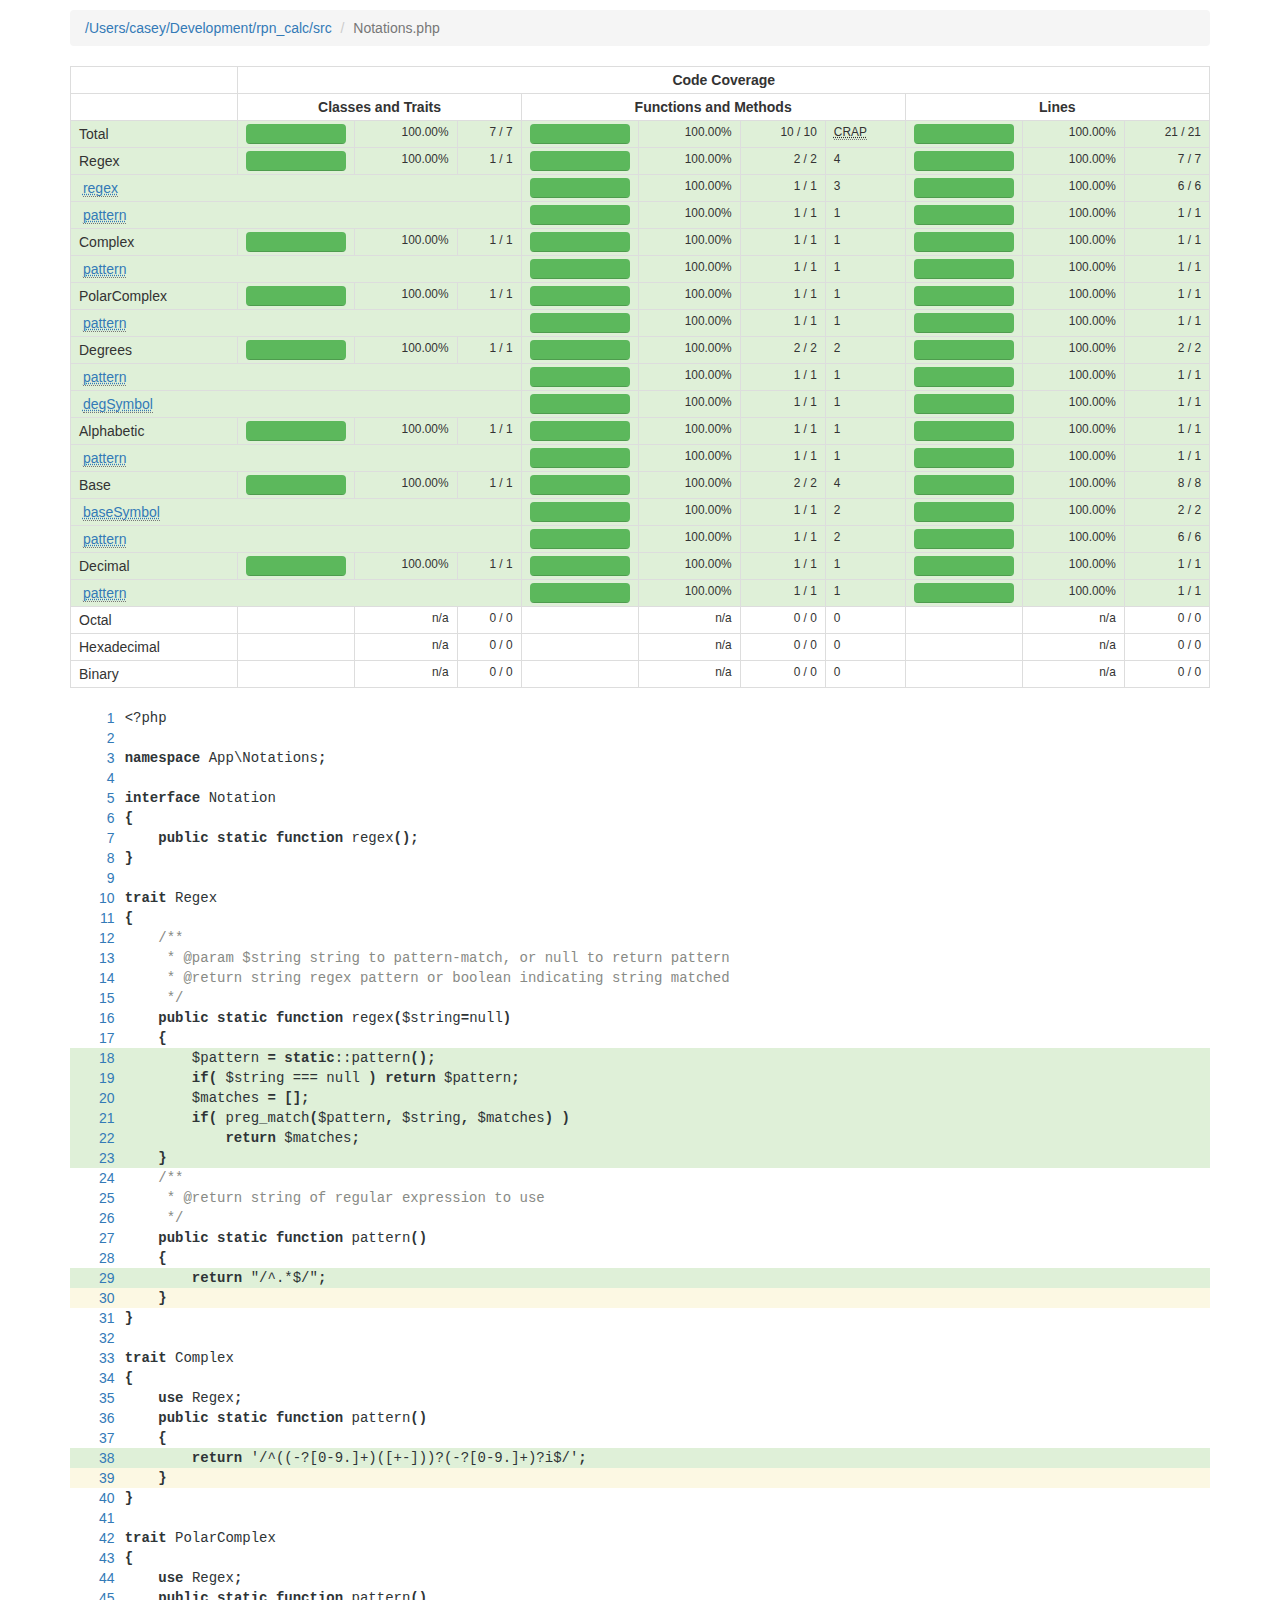
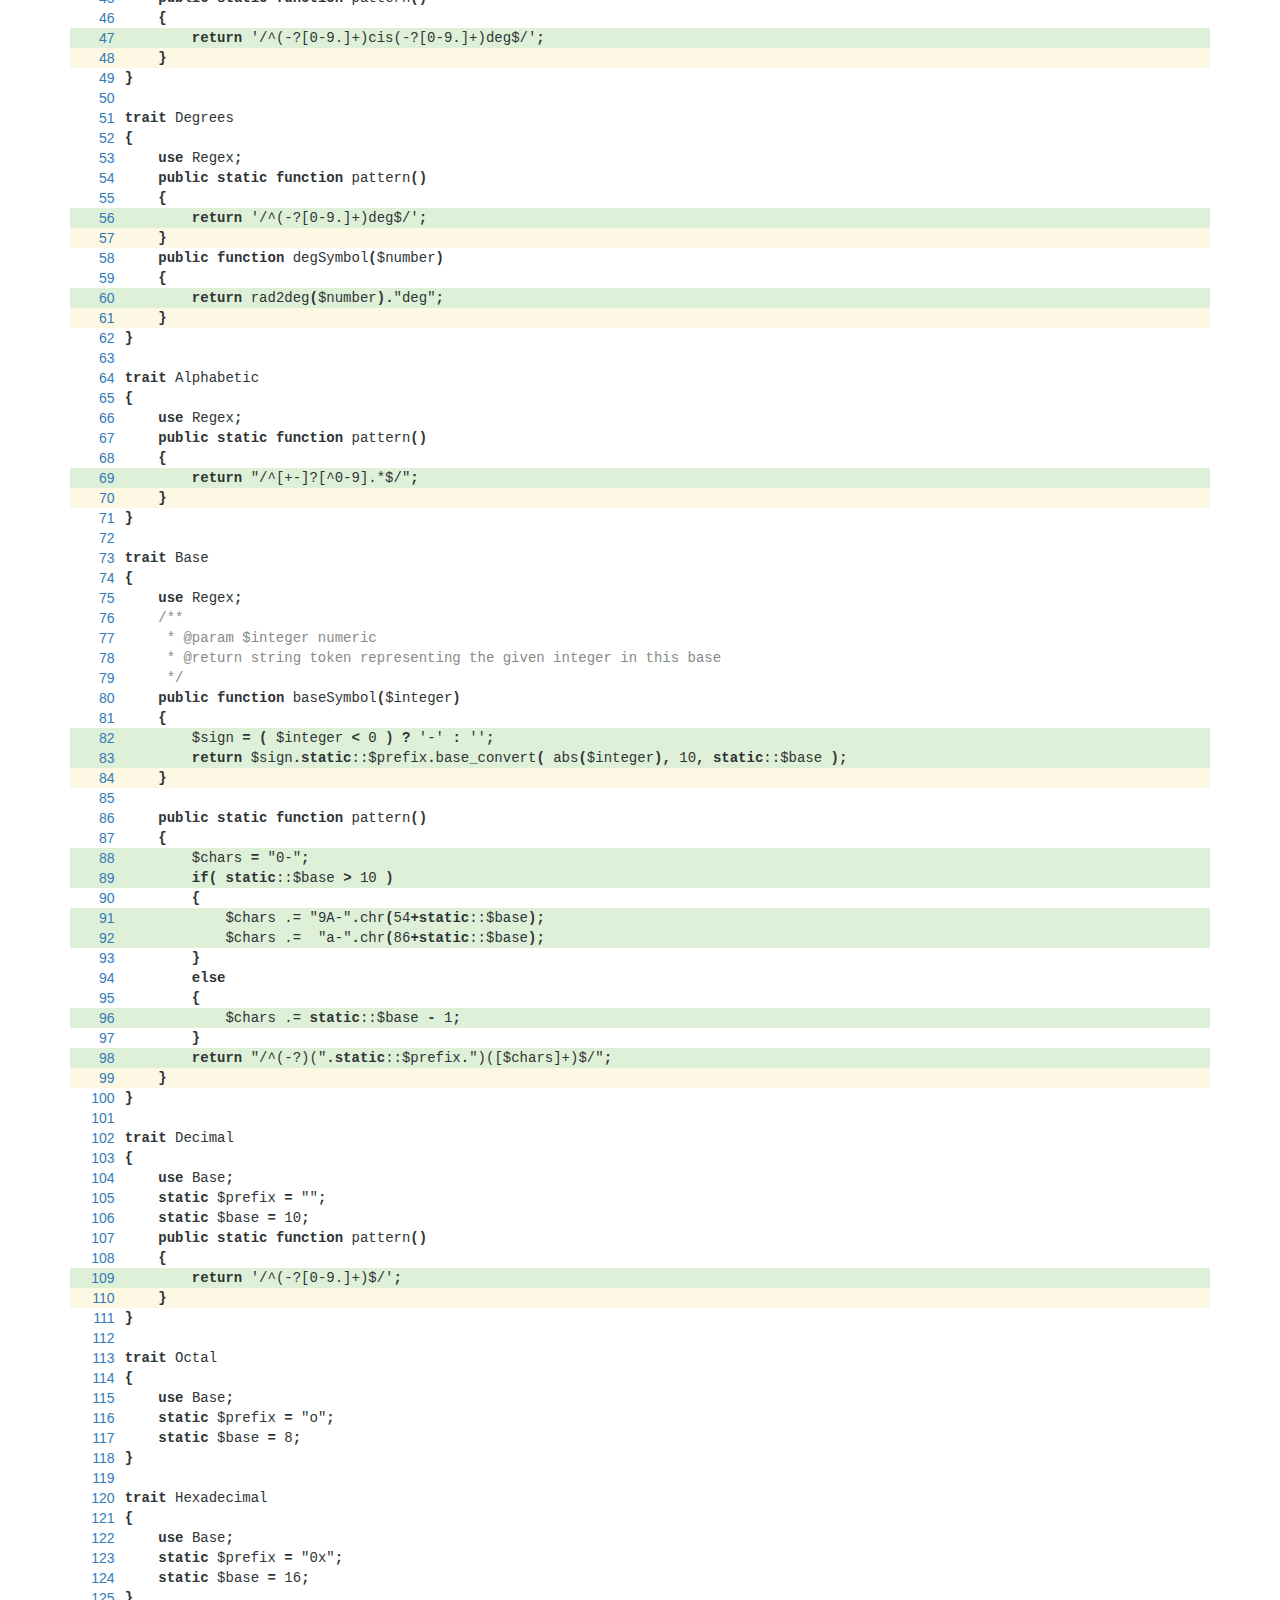
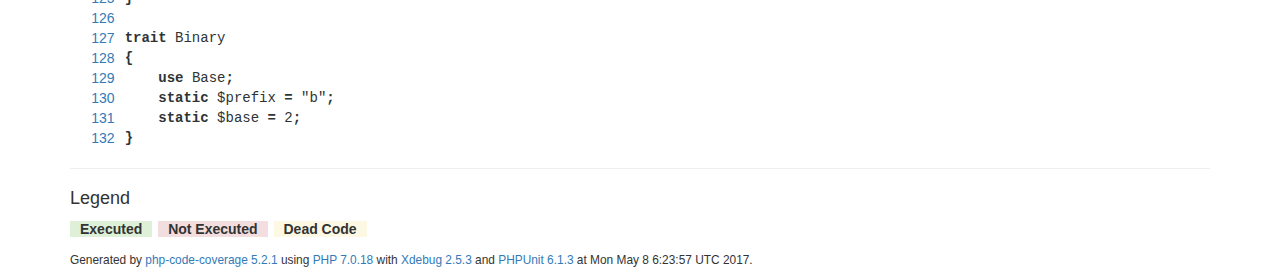
<file: coverage/Notations.php.html>
<!DOCTYPE html>
<html lang="en">
 <head>
  <meta charset="UTF-8">
  <title>Code Coverage for /Users/casey/Development/rpn_calc/src/Notations.php</title>
  <meta name="viewport" content="width=device-width, initial-scale=1.0">
  <link href=".css/bootstrap.min.css" rel="stylesheet">
  <link href=".css/style.css" rel="stylesheet">
  <!--[if lt IE 9]>
  <script src=".js/html5shiv.min.js"></script>
  <script src=".js/respond.min.js"></script>
  <![endif]-->
 </head>
 <body>
  <header>
   <div class="container">
    <div class="row">
     <div class="col-md-12">
      <ol class="breadcrumb">
        <li><a href="index.html">/Users/casey/Development/rpn_calc/src</a></li>
        <li class="active">Notations.php</li>

      </ol>
     </div>
    </div>
   </div>
  </header>
  <div class="container">
   <table class="table table-bordered">
    <thead>
     <tr>
      <td>&nbsp;</td>
      <td colspan="10"><div align="center"><strong>Code Coverage</strong></div></td>
     </tr>
     <tr>
      <td>&nbsp;</td>
      <td colspan="3"><div align="center"><strong>Classes and Traits</strong></div></td>
      <td colspan="4"><div align="center"><strong>Functions and Methods</strong></div></td>
      <td colspan="3"><div align="center"><strong>Lines</strong></div></td>
     </tr>
    </thead>
    <tbody>
     <tr>
      <td class="success">Total</td>
      <td class="success big">       <div class="progress">
         <div class="progress-bar progress-bar-success" role="progressbar" aria-valuenow="100.00" aria-valuemin="0" aria-valuemax="100" style="width: 100.00%">
           <span class="sr-only">100.00% covered (success)</span>
         </div>
       </div>
</td>
      <td class="success small"><div align="right">100.00%</div></td>
      <td class="success small"><div align="right">7&nbsp;/&nbsp;7</div></td>
      <td class="success big">       <div class="progress">
         <div class="progress-bar progress-bar-success" role="progressbar" aria-valuenow="100.00" aria-valuemin="0" aria-valuemax="100" style="width: 100.00%">
           <span class="sr-only">100.00% covered (success)</span>
         </div>
       </div>
</td>
      <td class="success small"><div align="right">100.00%</div></td>
      <td class="success small"><div align="right">10&nbsp;/&nbsp;10</div></td>
      <td class="success small"><abbr title="Change Risk Anti-Patterns (CRAP) Index">CRAP</abbr></td>
      <td class="success big">       <div class="progress">
         <div class="progress-bar progress-bar-success" role="progressbar" aria-valuenow="100.00" aria-valuemin="0" aria-valuemax="100" style="width: 100.00%">
           <span class="sr-only">100.00% covered (success)</span>
         </div>
       </div>
</td>
      <td class="success small"><div align="right">100.00%</div></td>
      <td class="success small"><div align="right">21&nbsp;/&nbsp;21</div></td>
     </tr>

     <tr>
      <td class="success">Regex</td>
      <td class="success big">       <div class="progress">
         <div class="progress-bar progress-bar-success" role="progressbar" aria-valuenow="100.00" aria-valuemin="0" aria-valuemax="100" style="width: 100.00%">
           <span class="sr-only">100.00% covered (success)</span>
         </div>
       </div>
</td>
      <td class="success small"><div align="right">100.00%</div></td>
      <td class="success small"><div align="right">1&nbsp;/&nbsp;1</div></td>
      <td class="success big">       <div class="progress">
         <div class="progress-bar progress-bar-success" role="progressbar" aria-valuenow="100.00" aria-valuemin="0" aria-valuemax="100" style="width: 100.00%">
           <span class="sr-only">100.00% covered (success)</span>
         </div>
       </div>
</td>
      <td class="success small"><div align="right">100.00%</div></td>
      <td class="success small"><div align="right">2&nbsp;/&nbsp;2</div></td>
      <td class="success small">4</td>
      <td class="success big">       <div class="progress">
         <div class="progress-bar progress-bar-success" role="progressbar" aria-valuenow="100.00" aria-valuemin="0" aria-valuemax="100" style="width: 100.00%">
           <span class="sr-only">100.00% covered (success)</span>
         </div>
       </div>
</td>
      <td class="success small"><div align="right">100.00%</div></td>
      <td class="success small"><div align="right">7&nbsp;/&nbsp;7</div></td>
     </tr>

     <tr>
      <td class="success" colspan="4">&nbsp;<a href="#16"><abbr title="regex($string=null)">regex</abbr></a></td>
      <td class="success big">       <div class="progress">
         <div class="progress-bar progress-bar-success" role="progressbar" aria-valuenow="100.00" aria-valuemin="0" aria-valuemax="100" style="width: 100.00%">
           <span class="sr-only">100.00% covered (success)</span>
         </div>
       </div>
</td>
      <td class="success small"><div align="right">100.00%</div></td>
      <td class="success small"><div align="right">1&nbsp;/&nbsp;1</div></td>
      <td class="success small">3</td>
      <td class="success big">       <div class="progress">
         <div class="progress-bar progress-bar-success" role="progressbar" aria-valuenow="100.00" aria-valuemin="0" aria-valuemax="100" style="width: 100.00%">
           <span class="sr-only">100.00% covered (success)</span>
         </div>
       </div>
</td>
      <td class="success small"><div align="right">100.00%</div></td>
      <td class="success small"><div align="right">6&nbsp;/&nbsp;6</div></td>
     </tr>

     <tr>
      <td class="success" colspan="4">&nbsp;<a href="#27"><abbr title="pattern()">pattern</abbr></a></td>
      <td class="success big">       <div class="progress">
         <div class="progress-bar progress-bar-success" role="progressbar" aria-valuenow="100.00" aria-valuemin="0" aria-valuemax="100" style="width: 100.00%">
           <span class="sr-only">100.00% covered (success)</span>
         </div>
       </div>
</td>
      <td class="success small"><div align="right">100.00%</div></td>
      <td class="success small"><div align="right">1&nbsp;/&nbsp;1</div></td>
      <td class="success small">1</td>
      <td class="success big">       <div class="progress">
         <div class="progress-bar progress-bar-success" role="progressbar" aria-valuenow="100.00" aria-valuemin="0" aria-valuemax="100" style="width: 100.00%">
           <span class="sr-only">100.00% covered (success)</span>
         </div>
       </div>
</td>
      <td class="success small"><div align="right">100.00%</div></td>
      <td class="success small"><div align="right">1&nbsp;/&nbsp;1</div></td>
     </tr>

     <tr>
      <td class="success">Complex</td>
      <td class="success big">       <div class="progress">
         <div class="progress-bar progress-bar-success" role="progressbar" aria-valuenow="100.00" aria-valuemin="0" aria-valuemax="100" style="width: 100.00%">
           <span class="sr-only">100.00% covered (success)</span>
         </div>
       </div>
</td>
      <td class="success small"><div align="right">100.00%</div></td>
      <td class="success small"><div align="right">1&nbsp;/&nbsp;1</div></td>
      <td class="success big">       <div class="progress">
         <div class="progress-bar progress-bar-success" role="progressbar" aria-valuenow="100.00" aria-valuemin="0" aria-valuemax="100" style="width: 100.00%">
           <span class="sr-only">100.00% covered (success)</span>
         </div>
       </div>
</td>
      <td class="success small"><div align="right">100.00%</div></td>
      <td class="success small"><div align="right">1&nbsp;/&nbsp;1</div></td>
      <td class="success small">1</td>
      <td class="success big">       <div class="progress">
         <div class="progress-bar progress-bar-success" role="progressbar" aria-valuenow="100.00" aria-valuemin="0" aria-valuemax="100" style="width: 100.00%">
           <span class="sr-only">100.00% covered (success)</span>
         </div>
       </div>
</td>
      <td class="success small"><div align="right">100.00%</div></td>
      <td class="success small"><div align="right">1&nbsp;/&nbsp;1</div></td>
     </tr>

     <tr>
      <td class="success" colspan="4">&nbsp;<a href="#36"><abbr title="pattern()">pattern</abbr></a></td>
      <td class="success big">       <div class="progress">
         <div class="progress-bar progress-bar-success" role="progressbar" aria-valuenow="100.00" aria-valuemin="0" aria-valuemax="100" style="width: 100.00%">
           <span class="sr-only">100.00% covered (success)</span>
         </div>
       </div>
</td>
      <td class="success small"><div align="right">100.00%</div></td>
      <td class="success small"><div align="right">1&nbsp;/&nbsp;1</div></td>
      <td class="success small">1</td>
      <td class="success big">       <div class="progress">
         <div class="progress-bar progress-bar-success" role="progressbar" aria-valuenow="100.00" aria-valuemin="0" aria-valuemax="100" style="width: 100.00%">
           <span class="sr-only">100.00% covered (success)</span>
         </div>
       </div>
</td>
      <td class="success small"><div align="right">100.00%</div></td>
      <td class="success small"><div align="right">1&nbsp;/&nbsp;1</div></td>
     </tr>

     <tr>
      <td class="success">PolarComplex</td>
      <td class="success big">       <div class="progress">
         <div class="progress-bar progress-bar-success" role="progressbar" aria-valuenow="100.00" aria-valuemin="0" aria-valuemax="100" style="width: 100.00%">
           <span class="sr-only">100.00% covered (success)</span>
         </div>
       </div>
</td>
      <td class="success small"><div align="right">100.00%</div></td>
      <td class="success small"><div align="right">1&nbsp;/&nbsp;1</div></td>
      <td class="success big">       <div class="progress">
         <div class="progress-bar progress-bar-success" role="progressbar" aria-valuenow="100.00" aria-valuemin="0" aria-valuemax="100" style="width: 100.00%">
           <span class="sr-only">100.00% covered (success)</span>
         </div>
       </div>
</td>
      <td class="success small"><div align="right">100.00%</div></td>
      <td class="success small"><div align="right">1&nbsp;/&nbsp;1</div></td>
      <td class="success small">1</td>
      <td class="success big">       <div class="progress">
         <div class="progress-bar progress-bar-success" role="progressbar" aria-valuenow="100.00" aria-valuemin="0" aria-valuemax="100" style="width: 100.00%">
           <span class="sr-only">100.00% covered (success)</span>
         </div>
       </div>
</td>
      <td class="success small"><div align="right">100.00%</div></td>
      <td class="success small"><div align="right">1&nbsp;/&nbsp;1</div></td>
     </tr>

     <tr>
      <td class="success" colspan="4">&nbsp;<a href="#45"><abbr title="pattern()">pattern</abbr></a></td>
      <td class="success big">       <div class="progress">
         <div class="progress-bar progress-bar-success" role="progressbar" aria-valuenow="100.00" aria-valuemin="0" aria-valuemax="100" style="width: 100.00%">
           <span class="sr-only">100.00% covered (success)</span>
         </div>
       </div>
</td>
      <td class="success small"><div align="right">100.00%</div></td>
      <td class="success small"><div align="right">1&nbsp;/&nbsp;1</div></td>
      <td class="success small">1</td>
      <td class="success big">       <div class="progress">
         <div class="progress-bar progress-bar-success" role="progressbar" aria-valuenow="100.00" aria-valuemin="0" aria-valuemax="100" style="width: 100.00%">
           <span class="sr-only">100.00% covered (success)</span>
         </div>
       </div>
</td>
      <td class="success small"><div align="right">100.00%</div></td>
      <td class="success small"><div align="right">1&nbsp;/&nbsp;1</div></td>
     </tr>

     <tr>
      <td class="success">Degrees</td>
      <td class="success big">       <div class="progress">
         <div class="progress-bar progress-bar-success" role="progressbar" aria-valuenow="100.00" aria-valuemin="0" aria-valuemax="100" style="width: 100.00%">
           <span class="sr-only">100.00% covered (success)</span>
         </div>
       </div>
</td>
      <td class="success small"><div align="right">100.00%</div></td>
      <td class="success small"><div align="right">1&nbsp;/&nbsp;1</div></td>
      <td class="success big">       <div class="progress">
         <div class="progress-bar progress-bar-success" role="progressbar" aria-valuenow="100.00" aria-valuemin="0" aria-valuemax="100" style="width: 100.00%">
           <span class="sr-only">100.00% covered (success)</span>
         </div>
       </div>
</td>
      <td class="success small"><div align="right">100.00%</div></td>
      <td class="success small"><div align="right">2&nbsp;/&nbsp;2</div></td>
      <td class="success small">2</td>
      <td class="success big">       <div class="progress">
         <div class="progress-bar progress-bar-success" role="progressbar" aria-valuenow="100.00" aria-valuemin="0" aria-valuemax="100" style="width: 100.00%">
           <span class="sr-only">100.00% covered (success)</span>
         </div>
       </div>
</td>
      <td class="success small"><div align="right">100.00%</div></td>
      <td class="success small"><div align="right">2&nbsp;/&nbsp;2</div></td>
     </tr>

     <tr>
      <td class="success" colspan="4">&nbsp;<a href="#54"><abbr title="pattern()">pattern</abbr></a></td>
      <td class="success big">       <div class="progress">
         <div class="progress-bar progress-bar-success" role="progressbar" aria-valuenow="100.00" aria-valuemin="0" aria-valuemax="100" style="width: 100.00%">
           <span class="sr-only">100.00% covered (success)</span>
         </div>
       </div>
</td>
      <td class="success small"><div align="right">100.00%</div></td>
      <td class="success small"><div align="right">1&nbsp;/&nbsp;1</div></td>
      <td class="success small">1</td>
      <td class="success big">       <div class="progress">
         <div class="progress-bar progress-bar-success" role="progressbar" aria-valuenow="100.00" aria-valuemin="0" aria-valuemax="100" style="width: 100.00%">
           <span class="sr-only">100.00% covered (success)</span>
         </div>
       </div>
</td>
      <td class="success small"><div align="right">100.00%</div></td>
      <td class="success small"><div align="right">1&nbsp;/&nbsp;1</div></td>
     </tr>

     <tr>
      <td class="success" colspan="4">&nbsp;<a href="#58"><abbr title="degSymbol($number)">degSymbol</abbr></a></td>
      <td class="success big">       <div class="progress">
         <div class="progress-bar progress-bar-success" role="progressbar" aria-valuenow="100.00" aria-valuemin="0" aria-valuemax="100" style="width: 100.00%">
           <span class="sr-only">100.00% covered (success)</span>
         </div>
       </div>
</td>
      <td class="success small"><div align="right">100.00%</div></td>
      <td class="success small"><div align="right">1&nbsp;/&nbsp;1</div></td>
      <td class="success small">1</td>
      <td class="success big">       <div class="progress">
         <div class="progress-bar progress-bar-success" role="progressbar" aria-valuenow="100.00" aria-valuemin="0" aria-valuemax="100" style="width: 100.00%">
           <span class="sr-only">100.00% covered (success)</span>
         </div>
       </div>
</td>
      <td class="success small"><div align="right">100.00%</div></td>
      <td class="success small"><div align="right">1&nbsp;/&nbsp;1</div></td>
     </tr>

     <tr>
      <td class="success">Alphabetic</td>
      <td class="success big">       <div class="progress">
         <div class="progress-bar progress-bar-success" role="progressbar" aria-valuenow="100.00" aria-valuemin="0" aria-valuemax="100" style="width: 100.00%">
           <span class="sr-only">100.00% covered (success)</span>
         </div>
       </div>
</td>
      <td class="success small"><div align="right">100.00%</div></td>
      <td class="success small"><div align="right">1&nbsp;/&nbsp;1</div></td>
      <td class="success big">       <div class="progress">
         <div class="progress-bar progress-bar-success" role="progressbar" aria-valuenow="100.00" aria-valuemin="0" aria-valuemax="100" style="width: 100.00%">
           <span class="sr-only">100.00% covered (success)</span>
         </div>
       </div>
</td>
      <td class="success small"><div align="right">100.00%</div></td>
      <td class="success small"><div align="right">1&nbsp;/&nbsp;1</div></td>
      <td class="success small">1</td>
      <td class="success big">       <div class="progress">
         <div class="progress-bar progress-bar-success" role="progressbar" aria-valuenow="100.00" aria-valuemin="0" aria-valuemax="100" style="width: 100.00%">
           <span class="sr-only">100.00% covered (success)</span>
         </div>
       </div>
</td>
      <td class="success small"><div align="right">100.00%</div></td>
      <td class="success small"><div align="right">1&nbsp;/&nbsp;1</div></td>
     </tr>

     <tr>
      <td class="success" colspan="4">&nbsp;<a href="#67"><abbr title="pattern()">pattern</abbr></a></td>
      <td class="success big">       <div class="progress">
         <div class="progress-bar progress-bar-success" role="progressbar" aria-valuenow="100.00" aria-valuemin="0" aria-valuemax="100" style="width: 100.00%">
           <span class="sr-only">100.00% covered (success)</span>
         </div>
       </div>
</td>
      <td class="success small"><div align="right">100.00%</div></td>
      <td class="success small"><div align="right">1&nbsp;/&nbsp;1</div></td>
      <td class="success small">1</td>
      <td class="success big">       <div class="progress">
         <div class="progress-bar progress-bar-success" role="progressbar" aria-valuenow="100.00" aria-valuemin="0" aria-valuemax="100" style="width: 100.00%">
           <span class="sr-only">100.00% covered (success)</span>
         </div>
       </div>
</td>
      <td class="success small"><div align="right">100.00%</div></td>
      <td class="success small"><div align="right">1&nbsp;/&nbsp;1</div></td>
     </tr>

     <tr>
      <td class="success">Base</td>
      <td class="success big">       <div class="progress">
         <div class="progress-bar progress-bar-success" role="progressbar" aria-valuenow="100.00" aria-valuemin="0" aria-valuemax="100" style="width: 100.00%">
           <span class="sr-only">100.00% covered (success)</span>
         </div>
       </div>
</td>
      <td class="success small"><div align="right">100.00%</div></td>
      <td class="success small"><div align="right">1&nbsp;/&nbsp;1</div></td>
      <td class="success big">       <div class="progress">
         <div class="progress-bar progress-bar-success" role="progressbar" aria-valuenow="100.00" aria-valuemin="0" aria-valuemax="100" style="width: 100.00%">
           <span class="sr-only">100.00% covered (success)</span>
         </div>
       </div>
</td>
      <td class="success small"><div align="right">100.00%</div></td>
      <td class="success small"><div align="right">2&nbsp;/&nbsp;2</div></td>
      <td class="success small">4</td>
      <td class="success big">       <div class="progress">
         <div class="progress-bar progress-bar-success" role="progressbar" aria-valuenow="100.00" aria-valuemin="0" aria-valuemax="100" style="width: 100.00%">
           <span class="sr-only">100.00% covered (success)</span>
         </div>
       </div>
</td>
      <td class="success small"><div align="right">100.00%</div></td>
      <td class="success small"><div align="right">8&nbsp;/&nbsp;8</div></td>
     </tr>

     <tr>
      <td class="success" colspan="4">&nbsp;<a href="#80"><abbr title="baseSymbol($integer)">baseSymbol</abbr></a></td>
      <td class="success big">       <div class="progress">
         <div class="progress-bar progress-bar-success" role="progressbar" aria-valuenow="100.00" aria-valuemin="0" aria-valuemax="100" style="width: 100.00%">
           <span class="sr-only">100.00% covered (success)</span>
         </div>
       </div>
</td>
      <td class="success small"><div align="right">100.00%</div></td>
      <td class="success small"><div align="right">1&nbsp;/&nbsp;1</div></td>
      <td class="success small">2</td>
      <td class="success big">       <div class="progress">
         <div class="progress-bar progress-bar-success" role="progressbar" aria-valuenow="100.00" aria-valuemin="0" aria-valuemax="100" style="width: 100.00%">
           <span class="sr-only">100.00% covered (success)</span>
         </div>
       </div>
</td>
      <td class="success small"><div align="right">100.00%</div></td>
      <td class="success small"><div align="right">2&nbsp;/&nbsp;2</div></td>
     </tr>

     <tr>
      <td class="success" colspan="4">&nbsp;<a href="#86"><abbr title="pattern()">pattern</abbr></a></td>
      <td class="success big">       <div class="progress">
         <div class="progress-bar progress-bar-success" role="progressbar" aria-valuenow="100.00" aria-valuemin="0" aria-valuemax="100" style="width: 100.00%">
           <span class="sr-only">100.00% covered (success)</span>
         </div>
       </div>
</td>
      <td class="success small"><div align="right">100.00%</div></td>
      <td class="success small"><div align="right">1&nbsp;/&nbsp;1</div></td>
      <td class="success small">2</td>
      <td class="success big">       <div class="progress">
         <div class="progress-bar progress-bar-success" role="progressbar" aria-valuenow="100.00" aria-valuemin="0" aria-valuemax="100" style="width: 100.00%">
           <span class="sr-only">100.00% covered (success)</span>
         </div>
       </div>
</td>
      <td class="success small"><div align="right">100.00%</div></td>
      <td class="success small"><div align="right">6&nbsp;/&nbsp;6</div></td>
     </tr>

     <tr>
      <td class="success">Decimal</td>
      <td class="success big">       <div class="progress">
         <div class="progress-bar progress-bar-success" role="progressbar" aria-valuenow="100.00" aria-valuemin="0" aria-valuemax="100" style="width: 100.00%">
           <span class="sr-only">100.00% covered (success)</span>
         </div>
       </div>
</td>
      <td class="success small"><div align="right">100.00%</div></td>
      <td class="success small"><div align="right">1&nbsp;/&nbsp;1</div></td>
      <td class="success big">       <div class="progress">
         <div class="progress-bar progress-bar-success" role="progressbar" aria-valuenow="100.00" aria-valuemin="0" aria-valuemax="100" style="width: 100.00%">
           <span class="sr-only">100.00% covered (success)</span>
         </div>
       </div>
</td>
      <td class="success small"><div align="right">100.00%</div></td>
      <td class="success small"><div align="right">1&nbsp;/&nbsp;1</div></td>
      <td class="success small">1</td>
      <td class="success big">       <div class="progress">
         <div class="progress-bar progress-bar-success" role="progressbar" aria-valuenow="100.00" aria-valuemin="0" aria-valuemax="100" style="width: 100.00%">
           <span class="sr-only">100.00% covered (success)</span>
         </div>
       </div>
</td>
      <td class="success small"><div align="right">100.00%</div></td>
      <td class="success small"><div align="right">1&nbsp;/&nbsp;1</div></td>
     </tr>

     <tr>
      <td class="success" colspan="4">&nbsp;<a href="#107"><abbr title="pattern()">pattern</abbr></a></td>
      <td class="success big">       <div class="progress">
         <div class="progress-bar progress-bar-success" role="progressbar" aria-valuenow="100.00" aria-valuemin="0" aria-valuemax="100" style="width: 100.00%">
           <span class="sr-only">100.00% covered (success)</span>
         </div>
       </div>
</td>
      <td class="success small"><div align="right">100.00%</div></td>
      <td class="success small"><div align="right">1&nbsp;/&nbsp;1</div></td>
      <td class="success small">1</td>
      <td class="success big">       <div class="progress">
         <div class="progress-bar progress-bar-success" role="progressbar" aria-valuenow="100.00" aria-valuemin="0" aria-valuemax="100" style="width: 100.00%">
           <span class="sr-only">100.00% covered (success)</span>
         </div>
       </div>
</td>
      <td class="success small"><div align="right">100.00%</div></td>
      <td class="success small"><div align="right">1&nbsp;/&nbsp;1</div></td>
     </tr>

     <tr>
      <td class="">Octal</td>
      <td class=" big"></td>
      <td class=" small"><div align="right">n/a</div></td>
      <td class=" small"><div align="right">0&nbsp;/&nbsp;0</div></td>
      <td class=" big"></td>
      <td class=" small"><div align="right">n/a</div></td>
      <td class=" small"><div align="right">0&nbsp;/&nbsp;0</div></td>
      <td class=" small">0</td>
      <td class=" big"></td>
      <td class=" small"><div align="right">n/a</div></td>
      <td class=" small"><div align="right">0&nbsp;/&nbsp;0</div></td>
     </tr>

     <tr>
      <td class="">Hexadecimal</td>
      <td class=" big"></td>
      <td class=" small"><div align="right">n/a</div></td>
      <td class=" small"><div align="right">0&nbsp;/&nbsp;0</div></td>
      <td class=" big"></td>
      <td class=" small"><div align="right">n/a</div></td>
      <td class=" small"><div align="right">0&nbsp;/&nbsp;0</div></td>
      <td class=" small">0</td>
      <td class=" big"></td>
      <td class=" small"><div align="right">n/a</div></td>
      <td class=" small"><div align="right">0&nbsp;/&nbsp;0</div></td>
     </tr>

     <tr>
      <td class="">Binary</td>
      <td class=" big"></td>
      <td class=" small"><div align="right">n/a</div></td>
      <td class=" small"><div align="right">0&nbsp;/&nbsp;0</div></td>
      <td class=" big"></td>
      <td class=" small"><div align="right">n/a</div></td>
      <td class=" small"><div align="right">0&nbsp;/&nbsp;0</div></td>
      <td class=" small">0</td>
      <td class=" big"></td>
      <td class=" small"><div align="right">n/a</div></td>
      <td class=" small"><div align="right">0&nbsp;/&nbsp;0</div></td>
     </tr>


    </tbody>
   </table>
   <table id="code" class="table table-borderless table-condensed">
    <tbody>
     <tr><td><div align="right"><a name="1"></a><a href="#1">1</a></div></td><td class="codeLine"><span class="default">&lt;?php</span></td></tr>
     <tr><td><div align="right"><a name="2"></a><a href="#2">2</a></div></td><td class="codeLine"></td></tr>
     <tr><td><div align="right"><a name="3"></a><a href="#3">3</a></div></td><td class="codeLine"><span class="keyword">namespace</span><span class="default">&nbsp;</span><span class="default">App</span><span class="default">\</span><span class="default">Notations</span><span class="keyword">;</span></td></tr>
     <tr><td><div align="right"><a name="4"></a><a href="#4">4</a></div></td><td class="codeLine"></td></tr>
     <tr><td><div align="right"><a name="5"></a><a href="#5">5</a></div></td><td class="codeLine"><span class="keyword">interface</span><span class="default">&nbsp;</span><span class="default">Notation</span></td></tr>
     <tr><td><div align="right"><a name="6"></a><a href="#6">6</a></div></td><td class="codeLine"><span class="keyword">{</span></td></tr>
     <tr><td><div align="right"><a name="7"></a><a href="#7">7</a></div></td><td class="codeLine"><span class="default">&nbsp;&nbsp;&nbsp;&nbsp;</span><span class="keyword">public</span><span class="default">&nbsp;</span><span class="keyword">static</span><span class="default">&nbsp;</span><span class="keyword">function</span><span class="default">&nbsp;</span><span class="default">regex</span><span class="keyword">(</span><span class="keyword">)</span><span class="keyword">;</span></td></tr>
     <tr><td><div align="right"><a name="8"></a><a href="#8">8</a></div></td><td class="codeLine"><span class="keyword">}</span></td></tr>
     <tr><td><div align="right"><a name="9"></a><a href="#9">9</a></div></td><td class="codeLine"></td></tr>
     <tr><td><div align="right"><a name="10"></a><a href="#10">10</a></div></td><td class="codeLine"><span class="keyword">trait</span><span class="default">&nbsp;</span><span class="default">Regex</span></td></tr>
     <tr><td><div align="right"><a name="11"></a><a href="#11">11</a></div></td><td class="codeLine"><span class="keyword">{</span></td></tr>
     <tr><td><div align="right"><a name="12"></a><a href="#12">12</a></div></td><td class="codeLine"><span class="default">&nbsp;&nbsp;&nbsp;&nbsp;</span><span class="comment">/**</span></td></tr>
     <tr><td><div align="right"><a name="13"></a><a href="#13">13</a></div></td><td class="codeLine"><span class="comment">&nbsp;&nbsp;&nbsp;&nbsp;&nbsp;*&nbsp;@param&nbsp;$string&nbsp;string&nbsp;to&nbsp;pattern-match,&nbsp;or&nbsp;null&nbsp;to&nbsp;return&nbsp;pattern</span></td></tr>
     <tr><td><div align="right"><a name="14"></a><a href="#14">14</a></div></td><td class="codeLine"><span class="comment">&nbsp;&nbsp;&nbsp;&nbsp;&nbsp;*&nbsp;@return&nbsp;string&nbsp;regex&nbsp;pattern&nbsp;or&nbsp;boolean&nbsp;indicating&nbsp;string&nbsp;matched</span></td></tr>
     <tr><td><div align="right"><a name="15"></a><a href="#15">15</a></div></td><td class="codeLine"><span class="comment">&nbsp;&nbsp;&nbsp;&nbsp;&nbsp;*/</span></td></tr>
     <tr><td><div align="right"><a name="16"></a><a href="#16">16</a></div></td><td class="codeLine"><span class="default">&nbsp;&nbsp;&nbsp;&nbsp;</span><span class="keyword">public</span><span class="default">&nbsp;</span><span class="keyword">static</span><span class="default">&nbsp;</span><span class="keyword">function</span><span class="default">&nbsp;</span><span class="default">regex</span><span class="keyword">(</span><span class="default">$string</span><span class="keyword">=</span><span class="default">null</span><span class="keyword">)</span></td></tr>
     <tr><td><div align="right"><a name="17"></a><a href="#17">17</a></div></td><td class="codeLine"><span class="default">&nbsp;&nbsp;&nbsp;&nbsp;</span><span class="keyword">{</span></td></tr>
     <tr class="covered-by-large-tests popin" data-title="16 tests cover line 18" data-content="&lt;ul&gt;&lt;li class=&quot;covered-by-large-tests&quot;&gt;CalculatorTest::testCalculation&lt;/li&gt;&lt;li class=&quot;covered-by-large-tests&quot;&gt;CalculatorTest::testParser&lt;/li&gt;&lt;li class=&quot;covered-by-large-tests&quot;&gt;CalculatorTest::testUnsupportedOperator&lt;/li&gt;&lt;li class=&quot;covered-by-large-tests&quot;&gt;OperandTest::testCreateOperand&lt;/li&gt;&lt;li class=&quot;covered-by-large-tests&quot;&gt;OperandTest::testCallInvalidOperand&lt;/li&gt;&lt;li class=&quot;covered-by-large-tests&quot;&gt;OperandTest::testInvalidOperand&lt;/li&gt;&lt;li class=&quot;covered-by-large-tests&quot;&gt;OperandTest::testPolarComplex&lt;/li&gt;&lt;li class=&quot;covered-by-large-tests&quot;&gt;OperandTest::testBaseBooleanNot&lt;/li&gt;&lt;li class=&quot;covered-by-large-tests&quot;&gt;OperatorTest::testOperators&lt;/li&gt;&lt;li class=&quot;covered-by-large-tests&quot;&gt;OperatorTest::testAllOperatorsComplexInput&lt;/li&gt;&lt;li class=&quot;covered-by-large-tests&quot;&gt;OperatorTest::testComplexScalarOperators&lt;/li&gt;&lt;li class=&quot;covered-by-large-tests&quot;&gt;OperatorTest::testScalarMethods&lt;/li&gt;&lt;li class=&quot;covered-by-large-tests&quot;&gt;OperatorTest::testComplexMethods&lt;/li&gt;&lt;li class=&quot;covered-by-large-tests&quot;&gt;OperatorTest::testBaseConversion&lt;/li&gt;&lt;li class=&quot;covered-by-large-tests&quot;&gt;OperatorTest::testStackOperators&lt;/li&gt;&lt;li class=&quot;covered-by-large-tests&quot;&gt;OperatorTest::testCommutativity&lt;/li&gt;&lt;/ul&gt;" data-placement="bottom" data-html="true"><td><div align="right"><a name="18"></a><a href="#18">18</a></div></td><td class="codeLine"><span class="default">&nbsp;&nbsp;&nbsp;&nbsp;&nbsp;&nbsp;&nbsp;&nbsp;</span><span class="default">$pattern</span><span class="default">&nbsp;</span><span class="keyword">=</span><span class="default">&nbsp;</span><span class="keyword">static</span><span class="default">::</span><span class="default">pattern</span><span class="keyword">(</span><span class="keyword">)</span><span class="keyword">;</span></td></tr>
     <tr class="covered-by-large-tests popin" data-title="16 tests cover line 19" data-content="&lt;ul&gt;&lt;li class=&quot;covered-by-large-tests&quot;&gt;CalculatorTest::testCalculation&lt;/li&gt;&lt;li class=&quot;covered-by-large-tests&quot;&gt;CalculatorTest::testParser&lt;/li&gt;&lt;li class=&quot;covered-by-large-tests&quot;&gt;CalculatorTest::testUnsupportedOperator&lt;/li&gt;&lt;li class=&quot;covered-by-large-tests&quot;&gt;OperandTest::testCreateOperand&lt;/li&gt;&lt;li class=&quot;covered-by-large-tests&quot;&gt;OperandTest::testCallInvalidOperand&lt;/li&gt;&lt;li class=&quot;covered-by-large-tests&quot;&gt;OperandTest::testInvalidOperand&lt;/li&gt;&lt;li class=&quot;covered-by-large-tests&quot;&gt;OperandTest::testPolarComplex&lt;/li&gt;&lt;li class=&quot;covered-by-large-tests&quot;&gt;OperandTest::testBaseBooleanNot&lt;/li&gt;&lt;li class=&quot;covered-by-large-tests&quot;&gt;OperatorTest::testOperators&lt;/li&gt;&lt;li class=&quot;covered-by-large-tests&quot;&gt;OperatorTest::testAllOperatorsComplexInput&lt;/li&gt;&lt;li class=&quot;covered-by-large-tests&quot;&gt;OperatorTest::testComplexScalarOperators&lt;/li&gt;&lt;li class=&quot;covered-by-large-tests&quot;&gt;OperatorTest::testScalarMethods&lt;/li&gt;&lt;li class=&quot;covered-by-large-tests&quot;&gt;OperatorTest::testComplexMethods&lt;/li&gt;&lt;li class=&quot;covered-by-large-tests&quot;&gt;OperatorTest::testBaseConversion&lt;/li&gt;&lt;li class=&quot;covered-by-large-tests&quot;&gt;OperatorTest::testStackOperators&lt;/li&gt;&lt;li class=&quot;covered-by-large-tests&quot;&gt;OperatorTest::testCommutativity&lt;/li&gt;&lt;/ul&gt;" data-placement="bottom" data-html="true"><td><div align="right"><a name="19"></a><a href="#19">19</a></div></td><td class="codeLine"><span class="default">&nbsp;&nbsp;&nbsp;&nbsp;&nbsp;&nbsp;&nbsp;&nbsp;</span><span class="keyword">if</span><span class="keyword">(</span><span class="default">&nbsp;</span><span class="default">$string</span><span class="default">&nbsp;</span><span class="default">===</span><span class="default">&nbsp;</span><span class="default">null</span><span class="default">&nbsp;</span><span class="keyword">)</span><span class="default">&nbsp;</span><span class="keyword">return</span><span class="default">&nbsp;</span><span class="default">$pattern</span><span class="keyword">;</span></td></tr>
     <tr class="covered-by-large-tests popin" data-title="16 tests cover line 20" data-content="&lt;ul&gt;&lt;li class=&quot;covered-by-large-tests&quot;&gt;CalculatorTest::testCalculation&lt;/li&gt;&lt;li class=&quot;covered-by-large-tests&quot;&gt;CalculatorTest::testParser&lt;/li&gt;&lt;li class=&quot;covered-by-large-tests&quot;&gt;CalculatorTest::testUnsupportedOperator&lt;/li&gt;&lt;li class=&quot;covered-by-large-tests&quot;&gt;OperandTest::testCreateOperand&lt;/li&gt;&lt;li class=&quot;covered-by-large-tests&quot;&gt;OperandTest::testCallInvalidOperand&lt;/li&gt;&lt;li class=&quot;covered-by-large-tests&quot;&gt;OperandTest::testInvalidOperand&lt;/li&gt;&lt;li class=&quot;covered-by-large-tests&quot;&gt;OperandTest::testPolarComplex&lt;/li&gt;&lt;li class=&quot;covered-by-large-tests&quot;&gt;OperandTest::testBaseBooleanNot&lt;/li&gt;&lt;li class=&quot;covered-by-large-tests&quot;&gt;OperatorTest::testOperators&lt;/li&gt;&lt;li class=&quot;covered-by-large-tests&quot;&gt;OperatorTest::testAllOperatorsComplexInput&lt;/li&gt;&lt;li class=&quot;covered-by-large-tests&quot;&gt;OperatorTest::testComplexScalarOperators&lt;/li&gt;&lt;li class=&quot;covered-by-large-tests&quot;&gt;OperatorTest::testScalarMethods&lt;/li&gt;&lt;li class=&quot;covered-by-large-tests&quot;&gt;OperatorTest::testComplexMethods&lt;/li&gt;&lt;li class=&quot;covered-by-large-tests&quot;&gt;OperatorTest::testBaseConversion&lt;/li&gt;&lt;li class=&quot;covered-by-large-tests&quot;&gt;OperatorTest::testStackOperators&lt;/li&gt;&lt;li class=&quot;covered-by-large-tests&quot;&gt;OperatorTest::testCommutativity&lt;/li&gt;&lt;/ul&gt;" data-placement="bottom" data-html="true"><td><div align="right"><a name="20"></a><a href="#20">20</a></div></td><td class="codeLine"><span class="default">&nbsp;&nbsp;&nbsp;&nbsp;&nbsp;&nbsp;&nbsp;&nbsp;</span><span class="default">$matches</span><span class="default">&nbsp;</span><span class="keyword">=</span><span class="default">&nbsp;</span><span class="keyword">[</span><span class="keyword">]</span><span class="keyword">;</span></td></tr>
     <tr class="covered-by-large-tests popin" data-title="16 tests cover line 21" data-content="&lt;ul&gt;&lt;li class=&quot;covered-by-large-tests&quot;&gt;CalculatorTest::testCalculation&lt;/li&gt;&lt;li class=&quot;covered-by-large-tests&quot;&gt;CalculatorTest::testParser&lt;/li&gt;&lt;li class=&quot;covered-by-large-tests&quot;&gt;CalculatorTest::testUnsupportedOperator&lt;/li&gt;&lt;li class=&quot;covered-by-large-tests&quot;&gt;OperandTest::testCreateOperand&lt;/li&gt;&lt;li class=&quot;covered-by-large-tests&quot;&gt;OperandTest::testCallInvalidOperand&lt;/li&gt;&lt;li class=&quot;covered-by-large-tests&quot;&gt;OperandTest::testInvalidOperand&lt;/li&gt;&lt;li class=&quot;covered-by-large-tests&quot;&gt;OperandTest::testPolarComplex&lt;/li&gt;&lt;li class=&quot;covered-by-large-tests&quot;&gt;OperandTest::testBaseBooleanNot&lt;/li&gt;&lt;li class=&quot;covered-by-large-tests&quot;&gt;OperatorTest::testOperators&lt;/li&gt;&lt;li class=&quot;covered-by-large-tests&quot;&gt;OperatorTest::testAllOperatorsComplexInput&lt;/li&gt;&lt;li class=&quot;covered-by-large-tests&quot;&gt;OperatorTest::testComplexScalarOperators&lt;/li&gt;&lt;li class=&quot;covered-by-large-tests&quot;&gt;OperatorTest::testScalarMethods&lt;/li&gt;&lt;li class=&quot;covered-by-large-tests&quot;&gt;OperatorTest::testComplexMethods&lt;/li&gt;&lt;li class=&quot;covered-by-large-tests&quot;&gt;OperatorTest::testBaseConversion&lt;/li&gt;&lt;li class=&quot;covered-by-large-tests&quot;&gt;OperatorTest::testStackOperators&lt;/li&gt;&lt;li class=&quot;covered-by-large-tests&quot;&gt;OperatorTest::testCommutativity&lt;/li&gt;&lt;/ul&gt;" data-placement="bottom" data-html="true"><td><div align="right"><a name="21"></a><a href="#21">21</a></div></td><td class="codeLine"><span class="default">&nbsp;&nbsp;&nbsp;&nbsp;&nbsp;&nbsp;&nbsp;&nbsp;</span><span class="keyword">if</span><span class="keyword">(</span><span class="default">&nbsp;</span><span class="default">preg_match</span><span class="keyword">(</span><span class="default">$pattern</span><span class="keyword">,</span><span class="default">&nbsp;</span><span class="default">$string</span><span class="keyword">,</span><span class="default">&nbsp;</span><span class="default">$matches</span><span class="keyword">)</span><span class="default">&nbsp;</span><span class="keyword">)</span></td></tr>
     <tr class="covered-by-large-tests popin" data-title="14 tests cover line 22" data-content="&lt;ul&gt;&lt;li class=&quot;covered-by-large-tests&quot;&gt;CalculatorTest::testCalculation&lt;/li&gt;&lt;li class=&quot;covered-by-large-tests&quot;&gt;CalculatorTest::testUnsupportedOperator&lt;/li&gt;&lt;li class=&quot;covered-by-large-tests&quot;&gt;OperandTest::testCreateOperand&lt;/li&gt;&lt;li class=&quot;covered-by-large-tests&quot;&gt;OperandTest::testCallInvalidOperand&lt;/li&gt;&lt;li class=&quot;covered-by-large-tests&quot;&gt;OperandTest::testPolarComplex&lt;/li&gt;&lt;li class=&quot;covered-by-large-tests&quot;&gt;OperandTest::testBaseBooleanNot&lt;/li&gt;&lt;li class=&quot;covered-by-large-tests&quot;&gt;OperatorTest::testOperators&lt;/li&gt;&lt;li class=&quot;covered-by-large-tests&quot;&gt;OperatorTest::testAllOperatorsComplexInput&lt;/li&gt;&lt;li class=&quot;covered-by-large-tests&quot;&gt;OperatorTest::testComplexScalarOperators&lt;/li&gt;&lt;li class=&quot;covered-by-large-tests&quot;&gt;OperatorTest::testScalarMethods&lt;/li&gt;&lt;li class=&quot;covered-by-large-tests&quot;&gt;OperatorTest::testComplexMethods&lt;/li&gt;&lt;li class=&quot;covered-by-large-tests&quot;&gt;OperatorTest::testBaseConversion&lt;/li&gt;&lt;li class=&quot;covered-by-large-tests&quot;&gt;OperatorTest::testStackOperators&lt;/li&gt;&lt;li class=&quot;covered-by-large-tests&quot;&gt;OperatorTest::testCommutativity&lt;/li&gt;&lt;/ul&gt;" data-placement="bottom" data-html="true"><td><div align="right"><a name="22"></a><a href="#22">22</a></div></td><td class="codeLine"><span class="default">&nbsp;&nbsp;&nbsp;&nbsp;&nbsp;&nbsp;&nbsp;&nbsp;&nbsp;&nbsp;&nbsp;&nbsp;</span><span class="keyword">return</span><span class="default">&nbsp;</span><span class="default">$matches</span><span class="keyword">;</span></td></tr>
     <tr class="covered-by-large-tests popin" data-title="13 tests cover line 23" data-content="&lt;ul&gt;&lt;li class=&quot;covered-by-large-tests&quot;&gt;CalculatorTest::testParser&lt;/li&gt;&lt;li class=&quot;covered-by-large-tests&quot;&gt;OperandTest::testCreateOperand&lt;/li&gt;&lt;li class=&quot;covered-by-large-tests&quot;&gt;OperandTest::testCallInvalidOperand&lt;/li&gt;&lt;li class=&quot;covered-by-large-tests&quot;&gt;OperandTest::testInvalidOperand&lt;/li&gt;&lt;li class=&quot;covered-by-large-tests&quot;&gt;OperandTest::testPolarComplex&lt;/li&gt;&lt;li class=&quot;covered-by-large-tests&quot;&gt;OperandTest::testBaseBooleanNot&lt;/li&gt;&lt;li class=&quot;covered-by-large-tests&quot;&gt;OperatorTest::testAllOperatorsComplexInput&lt;/li&gt;&lt;li class=&quot;covered-by-large-tests&quot;&gt;OperatorTest::testComplexScalarOperators&lt;/li&gt;&lt;li class=&quot;covered-by-large-tests&quot;&gt;OperatorTest::testScalarMethods&lt;/li&gt;&lt;li class=&quot;covered-by-large-tests&quot;&gt;OperatorTest::testComplexMethods&lt;/li&gt;&lt;li class=&quot;covered-by-large-tests&quot;&gt;OperatorTest::testBaseConversion&lt;/li&gt;&lt;li class=&quot;covered-by-large-tests&quot;&gt;OperatorTest::testStackOperators&lt;/li&gt;&lt;li class=&quot;covered-by-large-tests&quot;&gt;OperatorTest::testCommutativity&lt;/li&gt;&lt;/ul&gt;" data-placement="bottom" data-html="true"><td><div align="right"><a name="23"></a><a href="#23">23</a></div></td><td class="codeLine"><span class="default">&nbsp;&nbsp;&nbsp;&nbsp;</span><span class="keyword">}</span></td></tr>
     <tr><td><div align="right"><a name="24"></a><a href="#24">24</a></div></td><td class="codeLine"><span class="default">&nbsp;&nbsp;&nbsp;&nbsp;</span><span class="comment">/**</span></td></tr>
     <tr><td><div align="right"><a name="25"></a><a href="#25">25</a></div></td><td class="codeLine"><span class="comment">&nbsp;&nbsp;&nbsp;&nbsp;&nbsp;*&nbsp;@return&nbsp;string&nbsp;of&nbsp;regular&nbsp;expression&nbsp;to&nbsp;use</span></td></tr>
     <tr><td><div align="right"><a name="26"></a><a href="#26">26</a></div></td><td class="codeLine"><span class="comment">&nbsp;&nbsp;&nbsp;&nbsp;&nbsp;*/</span></td></tr>
     <tr><td><div align="right"><a name="27"></a><a href="#27">27</a></div></td><td class="codeLine"><span class="default">&nbsp;&nbsp;&nbsp;&nbsp;</span><span class="keyword">public</span><span class="default">&nbsp;</span><span class="keyword">static</span><span class="default">&nbsp;</span><span class="keyword">function</span><span class="default">&nbsp;</span><span class="default">pattern</span><span class="keyword">(</span><span class="keyword">)</span></td></tr>
     <tr><td><div align="right"><a name="28"></a><a href="#28">28</a></div></td><td class="codeLine"><span class="default">&nbsp;&nbsp;&nbsp;&nbsp;</span><span class="keyword">{</span></td></tr>
     <tr class="covered-by-large-tests popin" data-title="1 test covers line 29" data-content="&lt;ul&gt;&lt;li class=&quot;covered-by-large-tests&quot;&gt;OperandTest::testCreateOperand&lt;/li&gt;&lt;/ul&gt;" data-placement="bottom" data-html="true"><td><div align="right"><a name="29"></a><a href="#29">29</a></div></td><td class="codeLine"><span class="default">&nbsp;&nbsp;&nbsp;&nbsp;&nbsp;&nbsp;&nbsp;&nbsp;</span><span class="keyword">return</span><span class="default">&nbsp;</span><span class="default">&quot;/^.*$/&quot;</span><span class="keyword">;</span></td></tr>
     <tr class="warning"><td><div align="right"><a name="30"></a><a href="#30">30</a></div></td><td class="codeLine"><span class="default">&nbsp;&nbsp;&nbsp;&nbsp;</span><span class="keyword">}</span></td></tr>
     <tr><td><div align="right"><a name="31"></a><a href="#31">31</a></div></td><td class="codeLine"><span class="keyword">}</span></td></tr>
     <tr><td><div align="right"><a name="32"></a><a href="#32">32</a></div></td><td class="codeLine"></td></tr>
     <tr><td><div align="right"><a name="33"></a><a href="#33">33</a></div></td><td class="codeLine"><span class="keyword">trait</span><span class="default">&nbsp;</span><span class="default">Complex</span></td></tr>
     <tr><td><div align="right"><a name="34"></a><a href="#34">34</a></div></td><td class="codeLine"><span class="keyword">{</span></td></tr>
     <tr><td><div align="right"><a name="35"></a><a href="#35">35</a></div></td><td class="codeLine"><span class="default">&nbsp;&nbsp;&nbsp;&nbsp;</span><span class="keyword">use</span><span class="default">&nbsp;</span><span class="default">Regex</span><span class="keyword">;</span></td></tr>
     <tr><td><div align="right"><a name="36"></a><a href="#36">36</a></div></td><td class="codeLine"><span class="default">&nbsp;&nbsp;&nbsp;&nbsp;</span><span class="keyword">public</span><span class="default">&nbsp;</span><span class="keyword">static</span><span class="default">&nbsp;</span><span class="keyword">function</span><span class="default">&nbsp;</span><span class="default">pattern</span><span class="keyword">(</span><span class="keyword">)</span></td></tr>
     <tr><td><div align="right"><a name="37"></a><a href="#37">37</a></div></td><td class="codeLine"><span class="default">&nbsp;&nbsp;&nbsp;&nbsp;</span><span class="keyword">{</span></td></tr>
     <tr class="covered-by-large-tests popin" data-title="13 tests cover line 38" data-content="&lt;ul&gt;&lt;li class=&quot;covered-by-large-tests&quot;&gt;CalculatorTest::testCalculation&lt;/li&gt;&lt;li class=&quot;covered-by-large-tests&quot;&gt;CalculatorTest::testParser&lt;/li&gt;&lt;li class=&quot;covered-by-large-tests&quot;&gt;CalculatorTest::testUnsupportedOperator&lt;/li&gt;&lt;li class=&quot;covered-by-large-tests&quot;&gt;OperandTest::testCreateOperand&lt;/li&gt;&lt;li class=&quot;covered-by-large-tests&quot;&gt;OperandTest::testCallInvalidOperand&lt;/li&gt;&lt;li class=&quot;covered-by-large-tests&quot;&gt;OperandTest::testInvalidOperand&lt;/li&gt;&lt;li class=&quot;covered-by-large-tests&quot;&gt;OperandTest::testPolarComplex&lt;/li&gt;&lt;li class=&quot;covered-by-large-tests&quot;&gt;OperatorTest::testAllOperatorsComplexInput&lt;/li&gt;&lt;li class=&quot;covered-by-large-tests&quot;&gt;OperatorTest::testComplexScalarOperators&lt;/li&gt;&lt;li class=&quot;covered-by-large-tests&quot;&gt;OperatorTest::testScalarMethods&lt;/li&gt;&lt;li class=&quot;covered-by-large-tests&quot;&gt;OperatorTest::testComplexMethods&lt;/li&gt;&lt;li class=&quot;covered-by-large-tests&quot;&gt;OperatorTest::testStackOperators&lt;/li&gt;&lt;li class=&quot;covered-by-large-tests&quot;&gt;OperatorTest::testCommutativity&lt;/li&gt;&lt;/ul&gt;" data-placement="bottom" data-html="true"><td><div align="right"><a name="38"></a><a href="#38">38</a></div></td><td class="codeLine"><span class="default">&nbsp;&nbsp;&nbsp;&nbsp;&nbsp;&nbsp;&nbsp;&nbsp;</span><span class="keyword">return</span><span class="default">&nbsp;</span><span class="default">'/^((-?[0-9.]+)([+-]))?(-?[0-9.]+)?i$/'</span><span class="keyword">;</span></td></tr>
     <tr class="warning"><td><div align="right"><a name="39"></a><a href="#39">39</a></div></td><td class="codeLine"><span class="default">&nbsp;&nbsp;&nbsp;&nbsp;</span><span class="keyword">}</span></td></tr>
     <tr><td><div align="right"><a name="40"></a><a href="#40">40</a></div></td><td class="codeLine"><span class="keyword">}</span></td></tr>
     <tr><td><div align="right"><a name="41"></a><a href="#41">41</a></div></td><td class="codeLine"></td></tr>
     <tr><td><div align="right"><a name="42"></a><a href="#42">42</a></div></td><td class="codeLine"><span class="keyword">trait</span><span class="default">&nbsp;</span><span class="default">PolarComplex</span></td></tr>
     <tr><td><div align="right"><a name="43"></a><a href="#43">43</a></div></td><td class="codeLine"><span class="keyword">{</span></td></tr>
     <tr><td><div align="right"><a name="44"></a><a href="#44">44</a></div></td><td class="codeLine"><span class="default">&nbsp;&nbsp;&nbsp;&nbsp;</span><span class="keyword">use</span><span class="default">&nbsp;</span><span class="default">Regex</span><span class="keyword">;</span></td></tr>
     <tr><td><div align="right"><a name="45"></a><a href="#45">45</a></div></td><td class="codeLine"><span class="default">&nbsp;&nbsp;&nbsp;&nbsp;</span><span class="keyword">public</span><span class="default">&nbsp;</span><span class="keyword">static</span><span class="default">&nbsp;</span><span class="keyword">function</span><span class="default">&nbsp;</span><span class="default">pattern</span><span class="keyword">(</span><span class="keyword">)</span></td></tr>
     <tr><td><div align="right"><a name="46"></a><a href="#46">46</a></div></td><td class="codeLine"><span class="default">&nbsp;&nbsp;&nbsp;&nbsp;</span><span class="keyword">{</span></td></tr>
     <tr class="covered-by-large-tests popin" data-title="7 tests cover line 47" data-content="&lt;ul&gt;&lt;li class=&quot;covered-by-large-tests&quot;&gt;CalculatorTest::testParser&lt;/li&gt;&lt;li class=&quot;covered-by-large-tests&quot;&gt;OperandTest::testCreateOperand&lt;/li&gt;&lt;li class=&quot;covered-by-large-tests&quot;&gt;OperandTest::testInvalidOperand&lt;/li&gt;&lt;li class=&quot;covered-by-large-tests&quot;&gt;OperandTest::testPolarComplex&lt;/li&gt;&lt;li class=&quot;covered-by-large-tests&quot;&gt;OperatorTest::testComplexScalarOperators&lt;/li&gt;&lt;li class=&quot;covered-by-large-tests&quot;&gt;OperatorTest::testScalarMethods&lt;/li&gt;&lt;li class=&quot;covered-by-large-tests&quot;&gt;OperatorTest::testComplexMethods&lt;/li&gt;&lt;/ul&gt;" data-placement="bottom" data-html="true"><td><div align="right"><a name="47"></a><a href="#47">47</a></div></td><td class="codeLine"><span class="default">&nbsp;&nbsp;&nbsp;&nbsp;&nbsp;&nbsp;&nbsp;&nbsp;</span><span class="keyword">return</span><span class="default">&nbsp;</span><span class="default">'/^(-?[0-9.]+)cis(-?[0-9.]+)deg$/'</span><span class="keyword">;</span></td></tr>
     <tr class="warning"><td><div align="right"><a name="48"></a><a href="#48">48</a></div></td><td class="codeLine"><span class="default">&nbsp;&nbsp;&nbsp;&nbsp;</span><span class="keyword">}</span></td></tr>
     <tr><td><div align="right"><a name="49"></a><a href="#49">49</a></div></td><td class="codeLine"><span class="keyword">}</span></td></tr>
     <tr><td><div align="right"><a name="50"></a><a href="#50">50</a></div></td><td class="codeLine"></td></tr>
     <tr><td><div align="right"><a name="51"></a><a href="#51">51</a></div></td><td class="codeLine"><span class="keyword">trait</span><span class="default">&nbsp;</span><span class="default">Degrees</span></td></tr>
     <tr><td><div align="right"><a name="52"></a><a href="#52">52</a></div></td><td class="codeLine"><span class="keyword">{</span></td></tr>
     <tr><td><div align="right"><a name="53"></a><a href="#53">53</a></div></td><td class="codeLine"><span class="default">&nbsp;&nbsp;&nbsp;&nbsp;</span><span class="keyword">use</span><span class="default">&nbsp;</span><span class="default">Regex</span><span class="keyword">;</span></td></tr>
     <tr><td><div align="right"><a name="54"></a><a href="#54">54</a></div></td><td class="codeLine"><span class="default">&nbsp;&nbsp;&nbsp;&nbsp;</span><span class="keyword">public</span><span class="default">&nbsp;</span><span class="keyword">static</span><span class="default">&nbsp;</span><span class="keyword">function</span><span class="default">&nbsp;</span><span class="default">pattern</span><span class="keyword">(</span><span class="keyword">)</span></td></tr>
     <tr><td><div align="right"><a name="55"></a><a href="#55">55</a></div></td><td class="codeLine"><span class="default">&nbsp;&nbsp;&nbsp;&nbsp;</span><span class="keyword">{</span></td></tr>
     <tr class="covered-by-large-tests popin" data-title="11 tests cover line 56" data-content="&lt;ul&gt;&lt;li class=&quot;covered-by-large-tests&quot;&gt;CalculatorTest::testParser&lt;/li&gt;&lt;li class=&quot;covered-by-large-tests&quot;&gt;OperandTest::testCreateOperand&lt;/li&gt;&lt;li class=&quot;covered-by-large-tests&quot;&gt;OperandTest::testCallInvalidOperand&lt;/li&gt;&lt;li class=&quot;covered-by-large-tests&quot;&gt;OperandTest::testInvalidOperand&lt;/li&gt;&lt;li class=&quot;covered-by-large-tests&quot;&gt;OperandTest::testPolarComplex&lt;/li&gt;&lt;li class=&quot;covered-by-large-tests&quot;&gt;OperatorTest::testAllOperatorsComplexInput&lt;/li&gt;&lt;li class=&quot;covered-by-large-tests&quot;&gt;OperatorTest::testComplexScalarOperators&lt;/li&gt;&lt;li class=&quot;covered-by-large-tests&quot;&gt;OperatorTest::testScalarMethods&lt;/li&gt;&lt;li class=&quot;covered-by-large-tests&quot;&gt;OperatorTest::testComplexMethods&lt;/li&gt;&lt;li class=&quot;covered-by-large-tests&quot;&gt;OperatorTest::testStackOperators&lt;/li&gt;&lt;li class=&quot;covered-by-large-tests&quot;&gt;OperatorTest::testCommutativity&lt;/li&gt;&lt;/ul&gt;" data-placement="bottom" data-html="true"><td><div align="right"><a name="56"></a><a href="#56">56</a></div></td><td class="codeLine"><span class="default">&nbsp;&nbsp;&nbsp;&nbsp;&nbsp;&nbsp;&nbsp;&nbsp;</span><span class="keyword">return</span><span class="default">&nbsp;</span><span class="default">'/^(-?[0-9.]+)deg$/'</span><span class="keyword">;</span></td></tr>
     <tr class="warning"><td><div align="right"><a name="57"></a><a href="#57">57</a></div></td><td class="codeLine"><span class="default">&nbsp;&nbsp;&nbsp;&nbsp;</span><span class="keyword">}</span></td></tr>
     <tr><td><div align="right"><a name="58"></a><a href="#58">58</a></div></td><td class="codeLine"><span class="default">&nbsp;&nbsp;&nbsp;&nbsp;</span><span class="keyword">public</span><span class="default">&nbsp;</span><span class="keyword">function</span><span class="default">&nbsp;</span><span class="default">degSymbol</span><span class="keyword">(</span><span class="default">$number</span><span class="keyword">)</span></td></tr>
     <tr><td><div align="right"><a name="59"></a><a href="#59">59</a></div></td><td class="codeLine"><span class="default">&nbsp;&nbsp;&nbsp;&nbsp;</span><span class="keyword">{</span></td></tr>
     <tr class="covered-by-large-tests popin" data-title="2 tests cover line 60" data-content="&lt;ul&gt;&lt;li class=&quot;covered-by-large-tests&quot;&gt;OperandTest::testCreateOperand&lt;/li&gt;&lt;li class=&quot;covered-by-large-tests&quot;&gt;OperatorTest::testScalarMethods&lt;/li&gt;&lt;/ul&gt;" data-placement="bottom" data-html="true"><td><div align="right"><a name="60"></a><a href="#60">60</a></div></td><td class="codeLine"><span class="default">&nbsp;&nbsp;&nbsp;&nbsp;&nbsp;&nbsp;&nbsp;&nbsp;</span><span class="keyword">return</span><span class="default">&nbsp;</span><span class="default">rad2deg</span><span class="keyword">(</span><span class="default">$number</span><span class="keyword">)</span><span class="keyword">.</span><span class="default">&quot;deg&quot;</span><span class="keyword">;</span></td></tr>
     <tr class="warning"><td><div align="right"><a name="61"></a><a href="#61">61</a></div></td><td class="codeLine"><span class="default">&nbsp;&nbsp;&nbsp;&nbsp;</span><span class="keyword">}</span></td></tr>
     <tr><td><div align="right"><a name="62"></a><a href="#62">62</a></div></td><td class="codeLine"><span class="keyword">}</span></td></tr>
     <tr><td><div align="right"><a name="63"></a><a href="#63">63</a></div></td><td class="codeLine"></td></tr>
     <tr><td><div align="right"><a name="64"></a><a href="#64">64</a></div></td><td class="codeLine"><span class="keyword">trait</span><span class="default">&nbsp;</span><span class="default">Alphabetic</span></td></tr>
     <tr><td><div align="right"><a name="65"></a><a href="#65">65</a></div></td><td class="codeLine"><span class="keyword">{</span></td></tr>
     <tr><td><div align="right"><a name="66"></a><a href="#66">66</a></div></td><td class="codeLine"><span class="default">&nbsp;&nbsp;&nbsp;&nbsp;</span><span class="keyword">use</span><span class="default">&nbsp;</span><span class="default">Regex</span><span class="keyword">;</span></td></tr>
     <tr><td><div align="right"><a name="67"></a><a href="#67">67</a></div></td><td class="codeLine"><span class="default">&nbsp;&nbsp;&nbsp;&nbsp;</span><span class="keyword">public</span><span class="default">&nbsp;</span><span class="keyword">static</span><span class="default">&nbsp;</span><span class="keyword">function</span><span class="default">&nbsp;</span><span class="default">pattern</span><span class="keyword">(</span><span class="keyword">)</span></td></tr>
     <tr><td><div align="right"><a name="68"></a><a href="#68">68</a></div></td><td class="codeLine"><span class="default">&nbsp;&nbsp;&nbsp;&nbsp;</span><span class="keyword">{</span></td></tr>
     <tr class="covered-by-large-tests popin" data-title="4 tests cover line 69" data-content="&lt;ul&gt;&lt;li class=&quot;covered-by-large-tests&quot;&gt;OperandTest::testCreateOperand&lt;/li&gt;&lt;li class=&quot;covered-by-large-tests&quot;&gt;OperandTest::testInvalidOperand&lt;/li&gt;&lt;li class=&quot;covered-by-large-tests&quot;&gt;OperatorTest::testComplexScalarOperators&lt;/li&gt;&lt;li class=&quot;covered-by-large-tests&quot;&gt;OperatorTest::testComplexMethods&lt;/li&gt;&lt;/ul&gt;" data-placement="bottom" data-html="true"><td><div align="right"><a name="69"></a><a href="#69">69</a></div></td><td class="codeLine"><span class="default">&nbsp;&nbsp;&nbsp;&nbsp;&nbsp;&nbsp;&nbsp;&nbsp;</span><span class="keyword">return</span><span class="default">&nbsp;</span><span class="default">&quot;/^[+-]?[^0-9].*$/&quot;</span><span class="keyword">;</span></td></tr>
     <tr class="warning"><td><div align="right"><a name="70"></a><a href="#70">70</a></div></td><td class="codeLine"><span class="default">&nbsp;&nbsp;&nbsp;&nbsp;</span><span class="keyword">}</span></td></tr>
     <tr><td><div align="right"><a name="71"></a><a href="#71">71</a></div></td><td class="codeLine"><span class="keyword">}</span></td></tr>
     <tr><td><div align="right"><a name="72"></a><a href="#72">72</a></div></td><td class="codeLine"></td></tr>
     <tr><td><div align="right"><a name="73"></a><a href="#73">73</a></div></td><td class="codeLine"><span class="keyword">trait</span><span class="default">&nbsp;</span><span class="default">Base</span></td></tr>
     <tr><td><div align="right"><a name="74"></a><a href="#74">74</a></div></td><td class="codeLine"><span class="keyword">{</span></td></tr>
     <tr><td><div align="right"><a name="75"></a><a href="#75">75</a></div></td><td class="codeLine"><span class="default">&nbsp;&nbsp;&nbsp;&nbsp;</span><span class="keyword">use</span><span class="default">&nbsp;</span><span class="default">Regex</span><span class="keyword">;</span></td></tr>
     <tr><td><div align="right"><a name="76"></a><a href="#76">76</a></div></td><td class="codeLine"><span class="default">&nbsp;&nbsp;&nbsp;&nbsp;</span><span class="comment">/**</span></td></tr>
     <tr><td><div align="right"><a name="77"></a><a href="#77">77</a></div></td><td class="codeLine"><span class="comment">&nbsp;&nbsp;&nbsp;&nbsp;&nbsp;*&nbsp;@param&nbsp;$integer&nbsp;numeric</span></td></tr>
     <tr><td><div align="right"><a name="78"></a><a href="#78">78</a></div></td><td class="codeLine"><span class="comment">&nbsp;&nbsp;&nbsp;&nbsp;&nbsp;*&nbsp;@return&nbsp;string&nbsp;token&nbsp;representing&nbsp;the&nbsp;given&nbsp;integer&nbsp;in&nbsp;this&nbsp;base</span></td></tr>
     <tr><td><div align="right"><a name="79"></a><a href="#79">79</a></div></td><td class="codeLine"><span class="comment">&nbsp;&nbsp;&nbsp;&nbsp;&nbsp;*/</span></td></tr>
     <tr><td><div align="right"><a name="80"></a><a href="#80">80</a></div></td><td class="codeLine"><span class="default">&nbsp;&nbsp;&nbsp;&nbsp;</span><span class="keyword">public</span><span class="default">&nbsp;</span><span class="keyword">function</span><span class="default">&nbsp;</span><span class="default">baseSymbol</span><span class="keyword">(</span><span class="default">$integer</span><span class="keyword">)</span></td></tr>
     <tr><td><div align="right"><a name="81"></a><a href="#81">81</a></div></td><td class="codeLine"><span class="default">&nbsp;&nbsp;&nbsp;&nbsp;</span><span class="keyword">{</span></td></tr>
     <tr class="covered-by-large-tests popin" data-title="2 tests cover line 82" data-content="&lt;ul&gt;&lt;li class=&quot;covered-by-large-tests&quot;&gt;OperandTest::testCreateOperand&lt;/li&gt;&lt;li class=&quot;covered-by-large-tests&quot;&gt;OperatorTest::testBaseConversion&lt;/li&gt;&lt;/ul&gt;" data-placement="bottom" data-html="true"><td><div align="right"><a name="82"></a><a href="#82">82</a></div></td><td class="codeLine"><span class="default">&nbsp;&nbsp;&nbsp;&nbsp;&nbsp;&nbsp;&nbsp;&nbsp;</span><span class="default">$sign</span><span class="default">&nbsp;</span><span class="keyword">=</span><span class="default">&nbsp;</span><span class="keyword">(</span><span class="default">&nbsp;</span><span class="default">$integer</span><span class="default">&nbsp;</span><span class="keyword">&lt;</span><span class="default">&nbsp;</span><span class="default">0</span><span class="default">&nbsp;</span><span class="keyword">)</span><span class="default">&nbsp;</span><span class="keyword">?</span><span class="default">&nbsp;</span><span class="default">'-'</span><span class="default">&nbsp;</span><span class="keyword">:</span><span class="default">&nbsp;</span><span class="default">''</span><span class="keyword">;</span></td></tr>
     <tr class="covered-by-large-tests popin" data-title="2 tests cover line 83" data-content="&lt;ul&gt;&lt;li class=&quot;covered-by-large-tests&quot;&gt;OperandTest::testCreateOperand&lt;/li&gt;&lt;li class=&quot;covered-by-large-tests&quot;&gt;OperatorTest::testBaseConversion&lt;/li&gt;&lt;/ul&gt;" data-placement="bottom" data-html="true"><td><div align="right"><a name="83"></a><a href="#83">83</a></div></td><td class="codeLine"><span class="default">&nbsp;&nbsp;&nbsp;&nbsp;&nbsp;&nbsp;&nbsp;&nbsp;</span><span class="keyword">return</span><span class="default">&nbsp;</span><span class="default">$sign</span><span class="keyword">.</span><span class="keyword">static</span><span class="default">::</span><span class="default">$prefix</span><span class="keyword">.</span><span class="default">base_convert</span><span class="keyword">(</span><span class="default">&nbsp;</span><span class="default">abs</span><span class="keyword">(</span><span class="default">$integer</span><span class="keyword">)</span><span class="keyword">,</span><span class="default">&nbsp;</span><span class="default">10</span><span class="keyword">,</span><span class="default">&nbsp;</span><span class="keyword">static</span><span class="default">::</span><span class="default">$base</span><span class="default">&nbsp;</span><span class="keyword">)</span><span class="keyword">;</span></td></tr>
     <tr class="warning"><td><div align="right"><a name="84"></a><a href="#84">84</a></div></td><td class="codeLine"><span class="default">&nbsp;&nbsp;&nbsp;&nbsp;</span><span class="keyword">}</span></td></tr>
     <tr><td><div align="right"><a name="85"></a><a href="#85">85</a></div></td><td class="codeLine"></td></tr>
     <tr><td><div align="right"><a name="86"></a><a href="#86">86</a></div></td><td class="codeLine"><span class="default">&nbsp;&nbsp;&nbsp;&nbsp;</span><span class="keyword">public</span><span class="default">&nbsp;</span><span class="keyword">static</span><span class="default">&nbsp;</span><span class="keyword">function</span><span class="default">&nbsp;</span><span class="default">pattern</span><span class="keyword">(</span><span class="keyword">)</span></td></tr>
     <tr><td><div align="right"><a name="87"></a><a href="#87">87</a></div></td><td class="codeLine"><span class="default">&nbsp;&nbsp;&nbsp;&nbsp;</span><span class="keyword">{</span></td></tr>
     <tr class="covered-by-large-tests popin" data-title="13 tests cover line 88" data-content="&lt;ul&gt;&lt;li class=&quot;covered-by-large-tests&quot;&gt;CalculatorTest::testParser&lt;/li&gt;&lt;li class=&quot;covered-by-large-tests&quot;&gt;OperandTest::testCreateOperand&lt;/li&gt;&lt;li class=&quot;covered-by-large-tests&quot;&gt;OperandTest::testCallInvalidOperand&lt;/li&gt;&lt;li class=&quot;covered-by-large-tests&quot;&gt;OperandTest::testInvalidOperand&lt;/li&gt;&lt;li class=&quot;covered-by-large-tests&quot;&gt;OperandTest::testPolarComplex&lt;/li&gt;&lt;li class=&quot;covered-by-large-tests&quot;&gt;OperandTest::testBaseBooleanNot&lt;/li&gt;&lt;li class=&quot;covered-by-large-tests&quot;&gt;OperatorTest::testAllOperatorsComplexInput&lt;/li&gt;&lt;li class=&quot;covered-by-large-tests&quot;&gt;OperatorTest::testComplexScalarOperators&lt;/li&gt;&lt;li class=&quot;covered-by-large-tests&quot;&gt;OperatorTest::testScalarMethods&lt;/li&gt;&lt;li class=&quot;covered-by-large-tests&quot;&gt;OperatorTest::testComplexMethods&lt;/li&gt;&lt;li class=&quot;covered-by-large-tests&quot;&gt;OperatorTest::testBaseConversion&lt;/li&gt;&lt;li class=&quot;covered-by-large-tests&quot;&gt;OperatorTest::testStackOperators&lt;/li&gt;&lt;li class=&quot;covered-by-large-tests&quot;&gt;OperatorTest::testCommutativity&lt;/li&gt;&lt;/ul&gt;" data-placement="bottom" data-html="true"><td><div align="right"><a name="88"></a><a href="#88">88</a></div></td><td class="codeLine"><span class="default">&nbsp;&nbsp;&nbsp;&nbsp;&nbsp;&nbsp;&nbsp;&nbsp;</span><span class="default">$chars</span><span class="default">&nbsp;</span><span class="keyword">=</span><span class="default">&nbsp;</span><span class="default">&quot;0-&quot;</span><span class="keyword">;</span></td></tr>
     <tr class="covered-by-large-tests popin" data-title="13 tests cover line 89" data-content="&lt;ul&gt;&lt;li class=&quot;covered-by-large-tests&quot;&gt;CalculatorTest::testParser&lt;/li&gt;&lt;li class=&quot;covered-by-large-tests&quot;&gt;OperandTest::testCreateOperand&lt;/li&gt;&lt;li class=&quot;covered-by-large-tests&quot;&gt;OperandTest::testCallInvalidOperand&lt;/li&gt;&lt;li class=&quot;covered-by-large-tests&quot;&gt;OperandTest::testInvalidOperand&lt;/li&gt;&lt;li class=&quot;covered-by-large-tests&quot;&gt;OperandTest::testPolarComplex&lt;/li&gt;&lt;li class=&quot;covered-by-large-tests&quot;&gt;OperandTest::testBaseBooleanNot&lt;/li&gt;&lt;li class=&quot;covered-by-large-tests&quot;&gt;OperatorTest::testAllOperatorsComplexInput&lt;/li&gt;&lt;li class=&quot;covered-by-large-tests&quot;&gt;OperatorTest::testComplexScalarOperators&lt;/li&gt;&lt;li class=&quot;covered-by-large-tests&quot;&gt;OperatorTest::testScalarMethods&lt;/li&gt;&lt;li class=&quot;covered-by-large-tests&quot;&gt;OperatorTest::testComplexMethods&lt;/li&gt;&lt;li class=&quot;covered-by-large-tests&quot;&gt;OperatorTest::testBaseConversion&lt;/li&gt;&lt;li class=&quot;covered-by-large-tests&quot;&gt;OperatorTest::testStackOperators&lt;/li&gt;&lt;li class=&quot;covered-by-large-tests&quot;&gt;OperatorTest::testCommutativity&lt;/li&gt;&lt;/ul&gt;" data-placement="bottom" data-html="true"><td><div align="right"><a name="89"></a><a href="#89">89</a></div></td><td class="codeLine"><span class="default">&nbsp;&nbsp;&nbsp;&nbsp;&nbsp;&nbsp;&nbsp;&nbsp;</span><span class="keyword">if</span><span class="keyword">(</span><span class="default">&nbsp;</span><span class="keyword">static</span><span class="default">::</span><span class="default">$base</span><span class="default">&nbsp;</span><span class="keyword">&gt;</span><span class="default">&nbsp;</span><span class="default">10</span><span class="default">&nbsp;</span><span class="keyword">)</span></td></tr>
     <tr><td><div align="right"><a name="90"></a><a href="#90">90</a></div></td><td class="codeLine"><span class="default">&nbsp;&nbsp;&nbsp;&nbsp;&nbsp;&nbsp;&nbsp;&nbsp;</span><span class="keyword">{</span></td></tr>
     <tr class="covered-by-large-tests popin" data-title="13 tests cover line 91" data-content="&lt;ul&gt;&lt;li class=&quot;covered-by-large-tests&quot;&gt;CalculatorTest::testParser&lt;/li&gt;&lt;li class=&quot;covered-by-large-tests&quot;&gt;OperandTest::testCreateOperand&lt;/li&gt;&lt;li class=&quot;covered-by-large-tests&quot;&gt;OperandTest::testCallInvalidOperand&lt;/li&gt;&lt;li class=&quot;covered-by-large-tests&quot;&gt;OperandTest::testInvalidOperand&lt;/li&gt;&lt;li class=&quot;covered-by-large-tests&quot;&gt;OperandTest::testPolarComplex&lt;/li&gt;&lt;li class=&quot;covered-by-large-tests&quot;&gt;OperandTest::testBaseBooleanNot&lt;/li&gt;&lt;li class=&quot;covered-by-large-tests&quot;&gt;OperatorTest::testAllOperatorsComplexInput&lt;/li&gt;&lt;li class=&quot;covered-by-large-tests&quot;&gt;OperatorTest::testComplexScalarOperators&lt;/li&gt;&lt;li class=&quot;covered-by-large-tests&quot;&gt;OperatorTest::testScalarMethods&lt;/li&gt;&lt;li class=&quot;covered-by-large-tests&quot;&gt;OperatorTest::testComplexMethods&lt;/li&gt;&lt;li class=&quot;covered-by-large-tests&quot;&gt;OperatorTest::testBaseConversion&lt;/li&gt;&lt;li class=&quot;covered-by-large-tests&quot;&gt;OperatorTest::testStackOperators&lt;/li&gt;&lt;li class=&quot;covered-by-large-tests&quot;&gt;OperatorTest::testCommutativity&lt;/li&gt;&lt;/ul&gt;" data-placement="bottom" data-html="true"><td><div align="right"><a name="91"></a><a href="#91">91</a></div></td><td class="codeLine"><span class="default">&nbsp;&nbsp;&nbsp;&nbsp;&nbsp;&nbsp;&nbsp;&nbsp;&nbsp;&nbsp;&nbsp;&nbsp;</span><span class="default">$chars</span><span class="default">&nbsp;</span><span class="default">.=</span><span class="default">&nbsp;</span><span class="default">&quot;9A-&quot;</span><span class="keyword">.</span><span class="default">chr</span><span class="keyword">(</span><span class="default">54</span><span class="keyword">+</span><span class="keyword">static</span><span class="default">::</span><span class="default">$base</span><span class="keyword">)</span><span class="keyword">;</span></td></tr>
     <tr class="covered-by-large-tests popin" data-title="13 tests cover line 92" data-content="&lt;ul&gt;&lt;li class=&quot;covered-by-large-tests&quot;&gt;CalculatorTest::testParser&lt;/li&gt;&lt;li class=&quot;covered-by-large-tests&quot;&gt;OperandTest::testCreateOperand&lt;/li&gt;&lt;li class=&quot;covered-by-large-tests&quot;&gt;OperandTest::testCallInvalidOperand&lt;/li&gt;&lt;li class=&quot;covered-by-large-tests&quot;&gt;OperandTest::testInvalidOperand&lt;/li&gt;&lt;li class=&quot;covered-by-large-tests&quot;&gt;OperandTest::testPolarComplex&lt;/li&gt;&lt;li class=&quot;covered-by-large-tests&quot;&gt;OperandTest::testBaseBooleanNot&lt;/li&gt;&lt;li class=&quot;covered-by-large-tests&quot;&gt;OperatorTest::testAllOperatorsComplexInput&lt;/li&gt;&lt;li class=&quot;covered-by-large-tests&quot;&gt;OperatorTest::testComplexScalarOperators&lt;/li&gt;&lt;li class=&quot;covered-by-large-tests&quot;&gt;OperatorTest::testScalarMethods&lt;/li&gt;&lt;li class=&quot;covered-by-large-tests&quot;&gt;OperatorTest::testComplexMethods&lt;/li&gt;&lt;li class=&quot;covered-by-large-tests&quot;&gt;OperatorTest::testBaseConversion&lt;/li&gt;&lt;li class=&quot;covered-by-large-tests&quot;&gt;OperatorTest::testStackOperators&lt;/li&gt;&lt;li class=&quot;covered-by-large-tests&quot;&gt;OperatorTest::testCommutativity&lt;/li&gt;&lt;/ul&gt;" data-placement="bottom" data-html="true"><td><div align="right"><a name="92"></a><a href="#92">92</a></div></td><td class="codeLine"><span class="default">&nbsp;&nbsp;&nbsp;&nbsp;&nbsp;&nbsp;&nbsp;&nbsp;&nbsp;&nbsp;&nbsp;&nbsp;</span><span class="default">$chars</span><span class="default">&nbsp;</span><span class="default">.=</span><span class="default">&nbsp;&nbsp;</span><span class="default">&quot;a-&quot;</span><span class="keyword">.</span><span class="default">chr</span><span class="keyword">(</span><span class="default">86</span><span class="keyword">+</span><span class="keyword">static</span><span class="default">::</span><span class="default">$base</span><span class="keyword">)</span><span class="keyword">;</span></td></tr>
     <tr><td><div align="right"><a name="93"></a><a href="#93">93</a></div></td><td class="codeLine"><span class="default">&nbsp;&nbsp;&nbsp;&nbsp;&nbsp;&nbsp;&nbsp;&nbsp;</span><span class="keyword">}</span></td></tr>
     <tr><td><div align="right"><a name="94"></a><a href="#94">94</a></div></td><td class="codeLine"><span class="default">&nbsp;&nbsp;&nbsp;&nbsp;&nbsp;&nbsp;&nbsp;&nbsp;</span><span class="keyword">else</span></td></tr>
     <tr><td><div align="right"><a name="95"></a><a href="#95">95</a></div></td><td class="codeLine"><span class="default">&nbsp;&nbsp;&nbsp;&nbsp;&nbsp;&nbsp;&nbsp;&nbsp;</span><span class="keyword">{</span></td></tr>
     <tr class="covered-by-large-tests popin" data-title="13 tests cover line 96" data-content="&lt;ul&gt;&lt;li class=&quot;covered-by-large-tests&quot;&gt;CalculatorTest::testParser&lt;/li&gt;&lt;li class=&quot;covered-by-large-tests&quot;&gt;OperandTest::testCreateOperand&lt;/li&gt;&lt;li class=&quot;covered-by-large-tests&quot;&gt;OperandTest::testCallInvalidOperand&lt;/li&gt;&lt;li class=&quot;covered-by-large-tests&quot;&gt;OperandTest::testInvalidOperand&lt;/li&gt;&lt;li class=&quot;covered-by-large-tests&quot;&gt;OperandTest::testPolarComplex&lt;/li&gt;&lt;li class=&quot;covered-by-large-tests&quot;&gt;OperandTest::testBaseBooleanNot&lt;/li&gt;&lt;li class=&quot;covered-by-large-tests&quot;&gt;OperatorTest::testAllOperatorsComplexInput&lt;/li&gt;&lt;li class=&quot;covered-by-large-tests&quot;&gt;OperatorTest::testComplexScalarOperators&lt;/li&gt;&lt;li class=&quot;covered-by-large-tests&quot;&gt;OperatorTest::testScalarMethods&lt;/li&gt;&lt;li class=&quot;covered-by-large-tests&quot;&gt;OperatorTest::testComplexMethods&lt;/li&gt;&lt;li class=&quot;covered-by-large-tests&quot;&gt;OperatorTest::testBaseConversion&lt;/li&gt;&lt;li class=&quot;covered-by-large-tests&quot;&gt;OperatorTest::testStackOperators&lt;/li&gt;&lt;li class=&quot;covered-by-large-tests&quot;&gt;OperatorTest::testCommutativity&lt;/li&gt;&lt;/ul&gt;" data-placement="bottom" data-html="true"><td><div align="right"><a name="96"></a><a href="#96">96</a></div></td><td class="codeLine"><span class="default">&nbsp;&nbsp;&nbsp;&nbsp;&nbsp;&nbsp;&nbsp;&nbsp;&nbsp;&nbsp;&nbsp;&nbsp;</span><span class="default">$chars</span><span class="default">&nbsp;</span><span class="default">.=</span><span class="default">&nbsp;</span><span class="keyword">static</span><span class="default">::</span><span class="default">$base</span><span class="default">&nbsp;</span><span class="keyword">-</span><span class="default">&nbsp;</span><span class="default">1</span><span class="keyword">;</span></td></tr>
     <tr><td><div align="right"><a name="97"></a><a href="#97">97</a></div></td><td class="codeLine"><span class="default">&nbsp;&nbsp;&nbsp;&nbsp;&nbsp;&nbsp;&nbsp;&nbsp;</span><span class="keyword">}</span></td></tr>
     <tr class="covered-by-large-tests popin" data-title="13 tests cover line 98" data-content="&lt;ul&gt;&lt;li class=&quot;covered-by-large-tests&quot;&gt;CalculatorTest::testParser&lt;/li&gt;&lt;li class=&quot;covered-by-large-tests&quot;&gt;OperandTest::testCreateOperand&lt;/li&gt;&lt;li class=&quot;covered-by-large-tests&quot;&gt;OperandTest::testCallInvalidOperand&lt;/li&gt;&lt;li class=&quot;covered-by-large-tests&quot;&gt;OperandTest::testInvalidOperand&lt;/li&gt;&lt;li class=&quot;covered-by-large-tests&quot;&gt;OperandTest::testPolarComplex&lt;/li&gt;&lt;li class=&quot;covered-by-large-tests&quot;&gt;OperandTest::testBaseBooleanNot&lt;/li&gt;&lt;li class=&quot;covered-by-large-tests&quot;&gt;OperatorTest::testAllOperatorsComplexInput&lt;/li&gt;&lt;li class=&quot;covered-by-large-tests&quot;&gt;OperatorTest::testComplexScalarOperators&lt;/li&gt;&lt;li class=&quot;covered-by-large-tests&quot;&gt;OperatorTest::testScalarMethods&lt;/li&gt;&lt;li class=&quot;covered-by-large-tests&quot;&gt;OperatorTest::testComplexMethods&lt;/li&gt;&lt;li class=&quot;covered-by-large-tests&quot;&gt;OperatorTest::testBaseConversion&lt;/li&gt;&lt;li class=&quot;covered-by-large-tests&quot;&gt;OperatorTest::testStackOperators&lt;/li&gt;&lt;li class=&quot;covered-by-large-tests&quot;&gt;OperatorTest::testCommutativity&lt;/li&gt;&lt;/ul&gt;" data-placement="bottom" data-html="true"><td><div align="right"><a name="98"></a><a href="#98">98</a></div></td><td class="codeLine"><span class="default">&nbsp;&nbsp;&nbsp;&nbsp;&nbsp;&nbsp;&nbsp;&nbsp;</span><span class="keyword">return</span><span class="default">&nbsp;</span><span class="default">&quot;/^(-?)(&quot;</span><span class="keyword">.</span><span class="keyword">static</span><span class="default">::</span><span class="default">$prefix</span><span class="keyword">.</span><span class="string">&quot;</span><span class="string">)([</span><span class="string">$chars</span><span class="string">]+)$/</span><span class="string">&quot;</span><span class="keyword">;</span></td></tr>
     <tr class="warning"><td><div align="right"><a name="99"></a><a href="#99">99</a></div></td><td class="codeLine"><span class="default">&nbsp;&nbsp;&nbsp;&nbsp;</span><span class="keyword">}</span></td></tr>
     <tr><td><div align="right"><a name="100"></a><a href="#100">100</a></div></td><td class="codeLine"><span class="keyword">}</span></td></tr>
     <tr><td><div align="right"><a name="101"></a><a href="#101">101</a></div></td><td class="codeLine"></td></tr>
     <tr><td><div align="right"><a name="102"></a><a href="#102">102</a></div></td><td class="codeLine"><span class="keyword">trait</span><span class="default">&nbsp;</span><span class="default">Decimal</span></td></tr>
     <tr><td><div align="right"><a name="103"></a><a href="#103">103</a></div></td><td class="codeLine"><span class="keyword">{</span></td></tr>
     <tr><td><div align="right"><a name="104"></a><a href="#104">104</a></div></td><td class="codeLine"><span class="default">&nbsp;&nbsp;&nbsp;&nbsp;</span><span class="keyword">use</span><span class="default">&nbsp;</span><span class="default">Base</span><span class="keyword">;</span></td></tr>
     <tr><td><div align="right"><a name="105"></a><a href="#105">105</a></div></td><td class="codeLine"><span class="default">&nbsp;&nbsp;&nbsp;&nbsp;</span><span class="keyword">static</span><span class="default">&nbsp;</span><span class="default">$prefix</span><span class="default">&nbsp;</span><span class="keyword">=</span><span class="default">&nbsp;</span><span class="default">&quot;&quot;</span><span class="keyword">;</span></td></tr>
     <tr><td><div align="right"><a name="106"></a><a href="#106">106</a></div></td><td class="codeLine"><span class="default">&nbsp;&nbsp;&nbsp;&nbsp;</span><span class="keyword">static</span><span class="default">&nbsp;</span><span class="default">$base</span><span class="default">&nbsp;</span><span class="keyword">=</span><span class="default">&nbsp;</span><span class="default">10</span><span class="keyword">;</span></td></tr>
     <tr><td><div align="right"><a name="107"></a><a href="#107">107</a></div></td><td class="codeLine"><span class="default">&nbsp;&nbsp;&nbsp;&nbsp;</span><span class="keyword">public</span><span class="default">&nbsp;</span><span class="keyword">static</span><span class="default">&nbsp;</span><span class="keyword">function</span><span class="default">&nbsp;</span><span class="default">pattern</span><span class="keyword">(</span><span class="keyword">)</span></td></tr>
     <tr><td><div align="right"><a name="108"></a><a href="#108">108</a></div></td><td class="codeLine"><span class="default">&nbsp;&nbsp;&nbsp;&nbsp;</span><span class="keyword">{</span></td></tr>
     <tr class="covered-by-large-tests popin" data-title="14 tests cover line 109" data-content="&lt;ul&gt;&lt;li class=&quot;covered-by-large-tests&quot;&gt;CalculatorTest::testParser&lt;/li&gt;&lt;li class=&quot;covered-by-large-tests&quot;&gt;OperandTest::testCreateOperand&lt;/li&gt;&lt;li class=&quot;covered-by-large-tests&quot;&gt;OperandTest::testCallInvalidOperand&lt;/li&gt;&lt;li class=&quot;covered-by-large-tests&quot;&gt;OperandTest::testInvalidOperand&lt;/li&gt;&lt;li class=&quot;covered-by-large-tests&quot;&gt;OperandTest::testPolarComplex&lt;/li&gt;&lt;li class=&quot;covered-by-large-tests&quot;&gt;OperandTest::testBaseBooleanNot&lt;/li&gt;&lt;li class=&quot;covered-by-large-tests&quot;&gt;OperatorTest::testOperators&lt;/li&gt;&lt;li class=&quot;covered-by-large-tests&quot;&gt;OperatorTest::testAllOperatorsComplexInput&lt;/li&gt;&lt;li class=&quot;covered-by-large-tests&quot;&gt;OperatorTest::testComplexScalarOperators&lt;/li&gt;&lt;li class=&quot;covered-by-large-tests&quot;&gt;OperatorTest::testScalarMethods&lt;/li&gt;&lt;li class=&quot;covered-by-large-tests&quot;&gt;OperatorTest::testComplexMethods&lt;/li&gt;&lt;li class=&quot;covered-by-large-tests&quot;&gt;OperatorTest::testBaseConversion&lt;/li&gt;&lt;li class=&quot;covered-by-large-tests&quot;&gt;OperatorTest::testStackOperators&lt;/li&gt;&lt;li class=&quot;covered-by-large-tests&quot;&gt;OperatorTest::testCommutativity&lt;/li&gt;&lt;/ul&gt;" data-placement="bottom" data-html="true"><td><div align="right"><a name="109"></a><a href="#109">109</a></div></td><td class="codeLine"><span class="default">&nbsp;&nbsp;&nbsp;&nbsp;&nbsp;&nbsp;&nbsp;&nbsp;</span><span class="keyword">return</span><span class="default">&nbsp;</span><span class="default">'/^(-?[0-9.]+)$/'</span><span class="keyword">;</span></td></tr>
     <tr class="warning"><td><div align="right"><a name="110"></a><a href="#110">110</a></div></td><td class="codeLine"><span class="default">&nbsp;&nbsp;&nbsp;&nbsp;</span><span class="keyword">}</span></td></tr>
     <tr><td><div align="right"><a name="111"></a><a href="#111">111</a></div></td><td class="codeLine"><span class="keyword">}</span></td></tr>
     <tr><td><div align="right"><a name="112"></a><a href="#112">112</a></div></td><td class="codeLine"></td></tr>
     <tr><td><div align="right"><a name="113"></a><a href="#113">113</a></div></td><td class="codeLine"><span class="keyword">trait</span><span class="default">&nbsp;</span><span class="default">Octal</span></td></tr>
     <tr><td><div align="right"><a name="114"></a><a href="#114">114</a></div></td><td class="codeLine"><span class="keyword">{</span></td></tr>
     <tr><td><div align="right"><a name="115"></a><a href="#115">115</a></div></td><td class="codeLine"><span class="default">&nbsp;&nbsp;&nbsp;&nbsp;</span><span class="keyword">use</span><span class="default">&nbsp;</span><span class="default">Base</span><span class="keyword">;</span></td></tr>
     <tr><td><div align="right"><a name="116"></a><a href="#116">116</a></div></td><td class="codeLine"><span class="default">&nbsp;&nbsp;&nbsp;&nbsp;</span><span class="keyword">static</span><span class="default">&nbsp;</span><span class="default">$prefix</span><span class="default">&nbsp;</span><span class="keyword">=</span><span class="default">&nbsp;</span><span class="default">&quot;o&quot;</span><span class="keyword">;</span></td></tr>
     <tr><td><div align="right"><a name="117"></a><a href="#117">117</a></div></td><td class="codeLine"><span class="default">&nbsp;&nbsp;&nbsp;&nbsp;</span><span class="keyword">static</span><span class="default">&nbsp;</span><span class="default">$base</span><span class="default">&nbsp;</span><span class="keyword">=</span><span class="default">&nbsp;</span><span class="default">8</span><span class="keyword">;</span></td></tr>
     <tr><td><div align="right"><a name="118"></a><a href="#118">118</a></div></td><td class="codeLine"><span class="keyword">}</span></td></tr>
     <tr><td><div align="right"><a name="119"></a><a href="#119">119</a></div></td><td class="codeLine"></td></tr>
     <tr><td><div align="right"><a name="120"></a><a href="#120">120</a></div></td><td class="codeLine"><span class="keyword">trait</span><span class="default">&nbsp;</span><span class="default">Hexadecimal</span></td></tr>
     <tr><td><div align="right"><a name="121"></a><a href="#121">121</a></div></td><td class="codeLine"><span class="keyword">{</span></td></tr>
     <tr><td><div align="right"><a name="122"></a><a href="#122">122</a></div></td><td class="codeLine"><span class="default">&nbsp;&nbsp;&nbsp;&nbsp;</span><span class="keyword">use</span><span class="default">&nbsp;</span><span class="default">Base</span><span class="keyword">;</span></td></tr>
     <tr><td><div align="right"><a name="123"></a><a href="#123">123</a></div></td><td class="codeLine"><span class="default">&nbsp;&nbsp;&nbsp;&nbsp;</span><span class="keyword">static</span><span class="default">&nbsp;</span><span class="default">$prefix</span><span class="default">&nbsp;</span><span class="keyword">=</span><span class="default">&nbsp;</span><span class="default">&quot;0x&quot;</span><span class="keyword">;</span></td></tr>
     <tr><td><div align="right"><a name="124"></a><a href="#124">124</a></div></td><td class="codeLine"><span class="default">&nbsp;&nbsp;&nbsp;&nbsp;</span><span class="keyword">static</span><span class="default">&nbsp;</span><span class="default">$base</span><span class="default">&nbsp;</span><span class="keyword">=</span><span class="default">&nbsp;</span><span class="default">16</span><span class="keyword">;</span></td></tr>
     <tr><td><div align="right"><a name="125"></a><a href="#125">125</a></div></td><td class="codeLine"><span class="keyword">}</span></td></tr>
     <tr><td><div align="right"><a name="126"></a><a href="#126">126</a></div></td><td class="codeLine"></td></tr>
     <tr><td><div align="right"><a name="127"></a><a href="#127">127</a></div></td><td class="codeLine"><span class="keyword">trait</span><span class="default">&nbsp;</span><span class="default">Binary</span></td></tr>
     <tr><td><div align="right"><a name="128"></a><a href="#128">128</a></div></td><td class="codeLine"><span class="keyword">{</span></td></tr>
     <tr><td><div align="right"><a name="129"></a><a href="#129">129</a></div></td><td class="codeLine"><span class="default">&nbsp;&nbsp;&nbsp;&nbsp;</span><span class="keyword">use</span><span class="default">&nbsp;</span><span class="default">Base</span><span class="keyword">;</span></td></tr>
     <tr><td><div align="right"><a name="130"></a><a href="#130">130</a></div></td><td class="codeLine"><span class="default">&nbsp;&nbsp;&nbsp;&nbsp;</span><span class="keyword">static</span><span class="default">&nbsp;</span><span class="default">$prefix</span><span class="default">&nbsp;</span><span class="keyword">=</span><span class="default">&nbsp;</span><span class="default">&quot;b&quot;</span><span class="keyword">;</span></td></tr>
     <tr><td><div align="right"><a name="131"></a><a href="#131">131</a></div></td><td class="codeLine"><span class="default">&nbsp;&nbsp;&nbsp;&nbsp;</span><span class="keyword">static</span><span class="default">&nbsp;</span><span class="default">$base</span><span class="default">&nbsp;</span><span class="keyword">=</span><span class="default">&nbsp;</span><span class="default">2</span><span class="keyword">;</span></td></tr>
     <tr><td><div align="right"><a name="132"></a><a href="#132">132</a></div></td><td class="codeLine"><span class="keyword">}</span></td></tr>

    </tbody>
   </table>
   <footer>
    <hr/>
    <h4>Legend</h4>
    <p>
     <span class="success"><strong>Executed</strong></span>
     <span class="danger"><strong>Not Executed</strong></span>
     <span class="warning"><strong>Dead Code</strong></span>
    </p>
    <p>
     <small>Generated by <a href="https://github.com/sebastianbergmann/php-code-coverage" target="_top">php-code-coverage 5.2.1</a> using <a href="https://secure.php.net/" target="_top">PHP 7.0.18</a> with <a href="https://xdebug.org/">Xdebug 2.5.3</a> and <a href="https://phpunit.de/">PHPUnit 6.1.3</a> at Mon May 8 6:23:57 UTC 2017.</small>
    </p>
    <a title="Back to the top" id="toplink" href="#"><span class="glyphicon glyphicon-arrow-up"></span></a>
   </footer>
  </div>
  <script src=".js/jquery.min.js" type="text/javascript"></script>
  <script src=".js/bootstrap.min.js" type="text/javascript"></script>
  <script src=".js/holder.min.js" type="text/javascript"></script>
  <script src=".js/file.js" type="text/javascript"></script>
 </body>
</html>
</file>
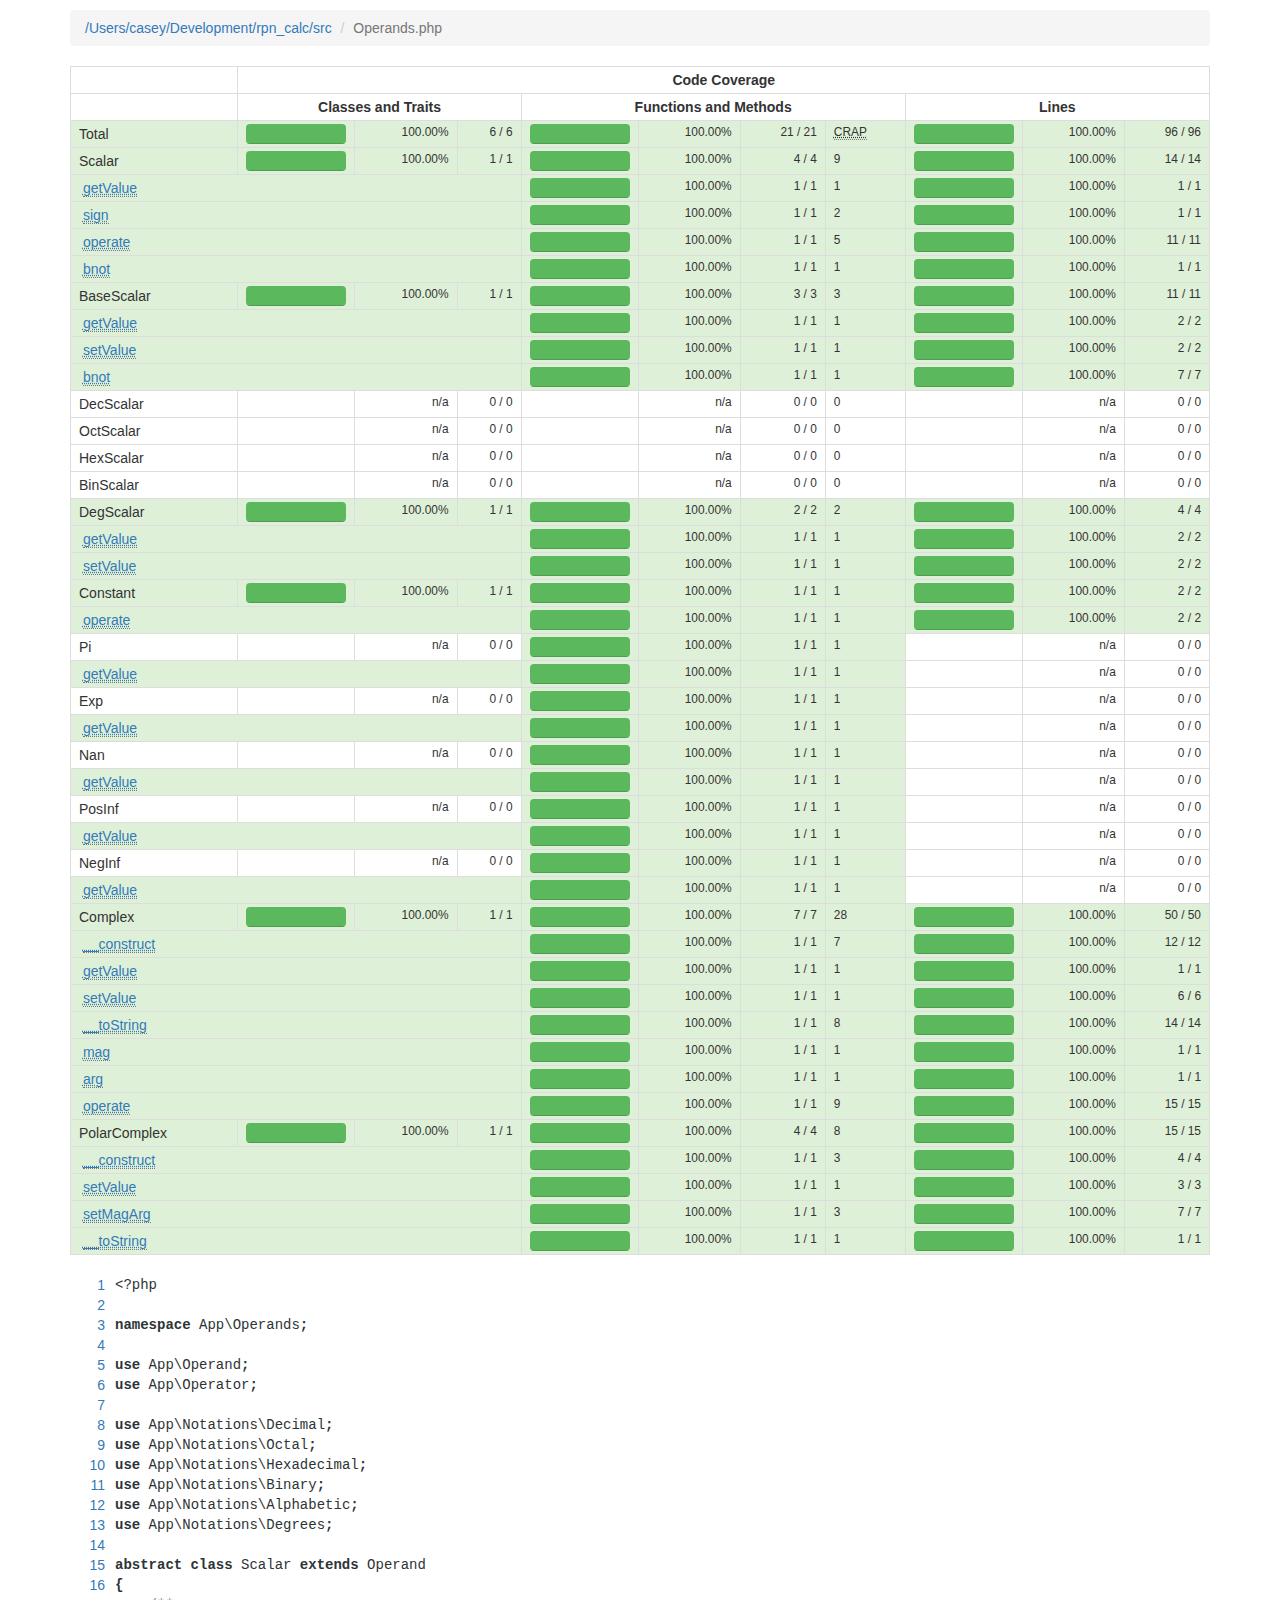
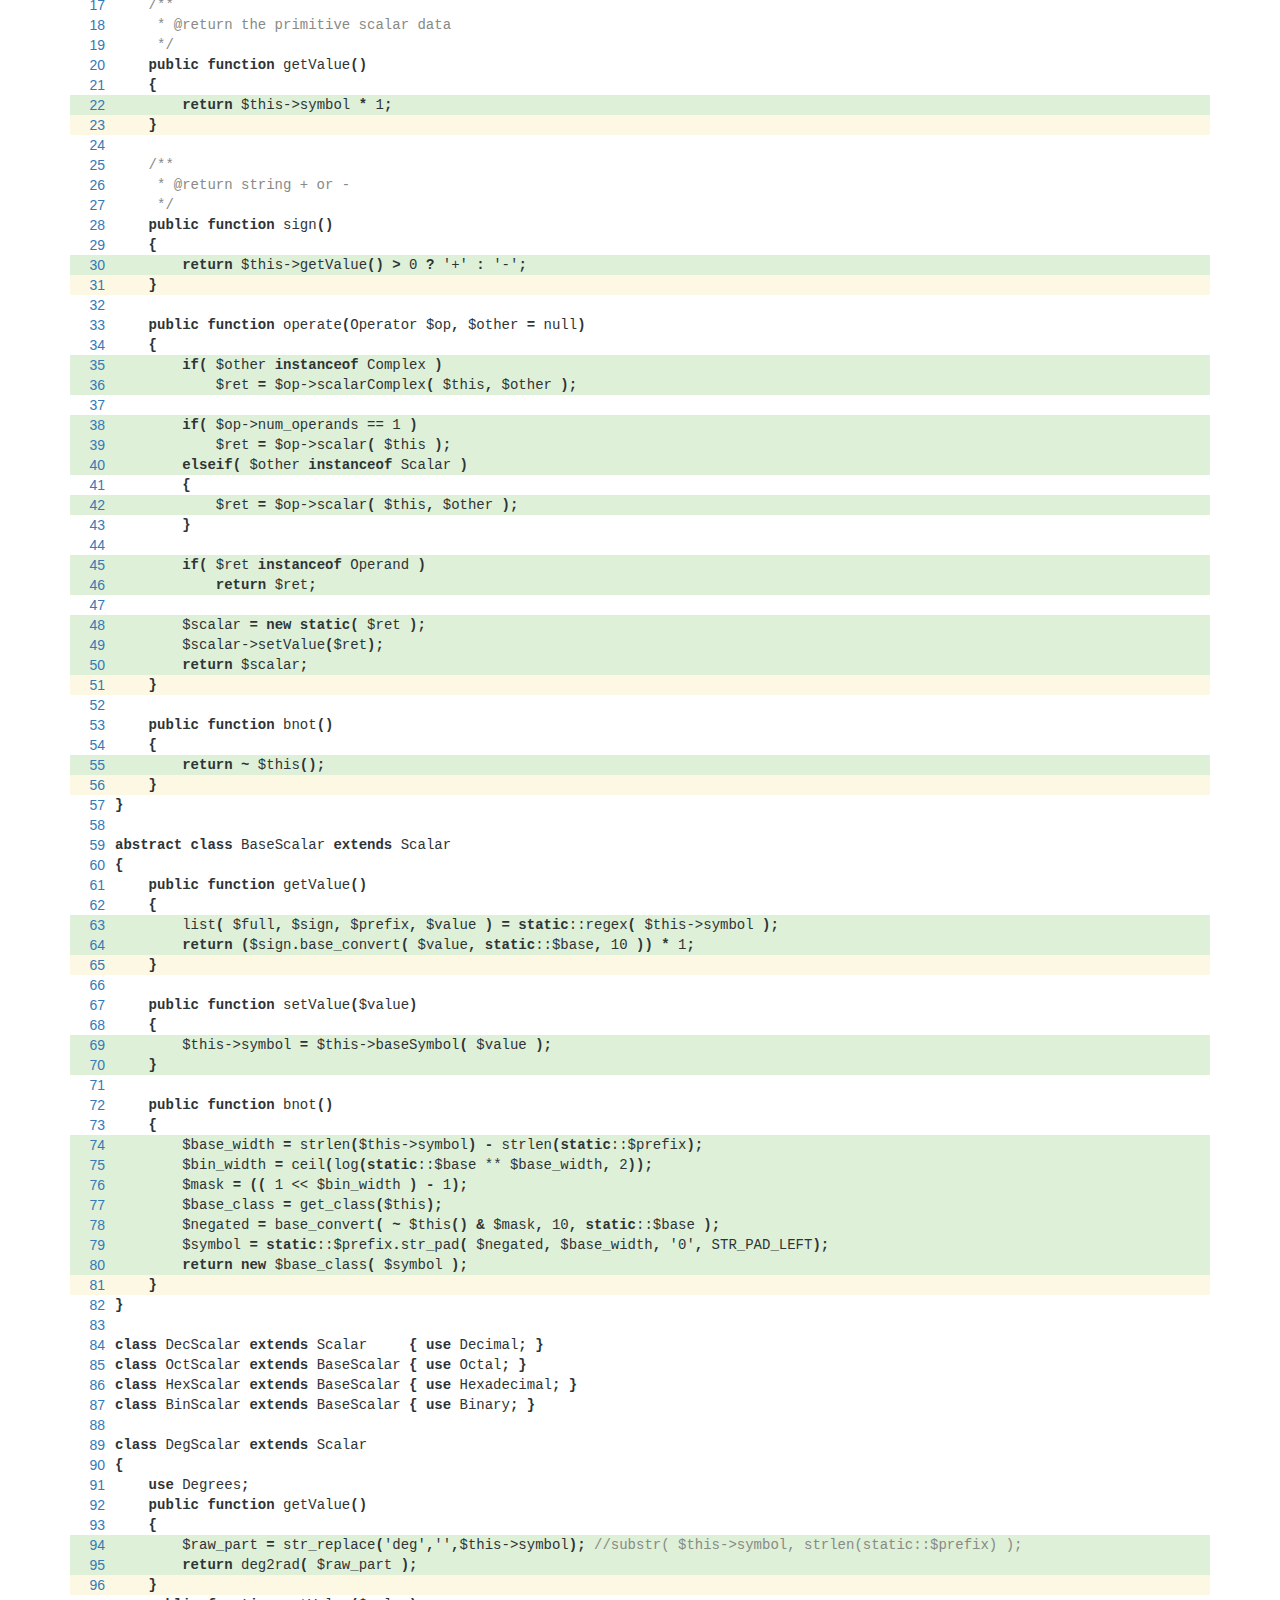
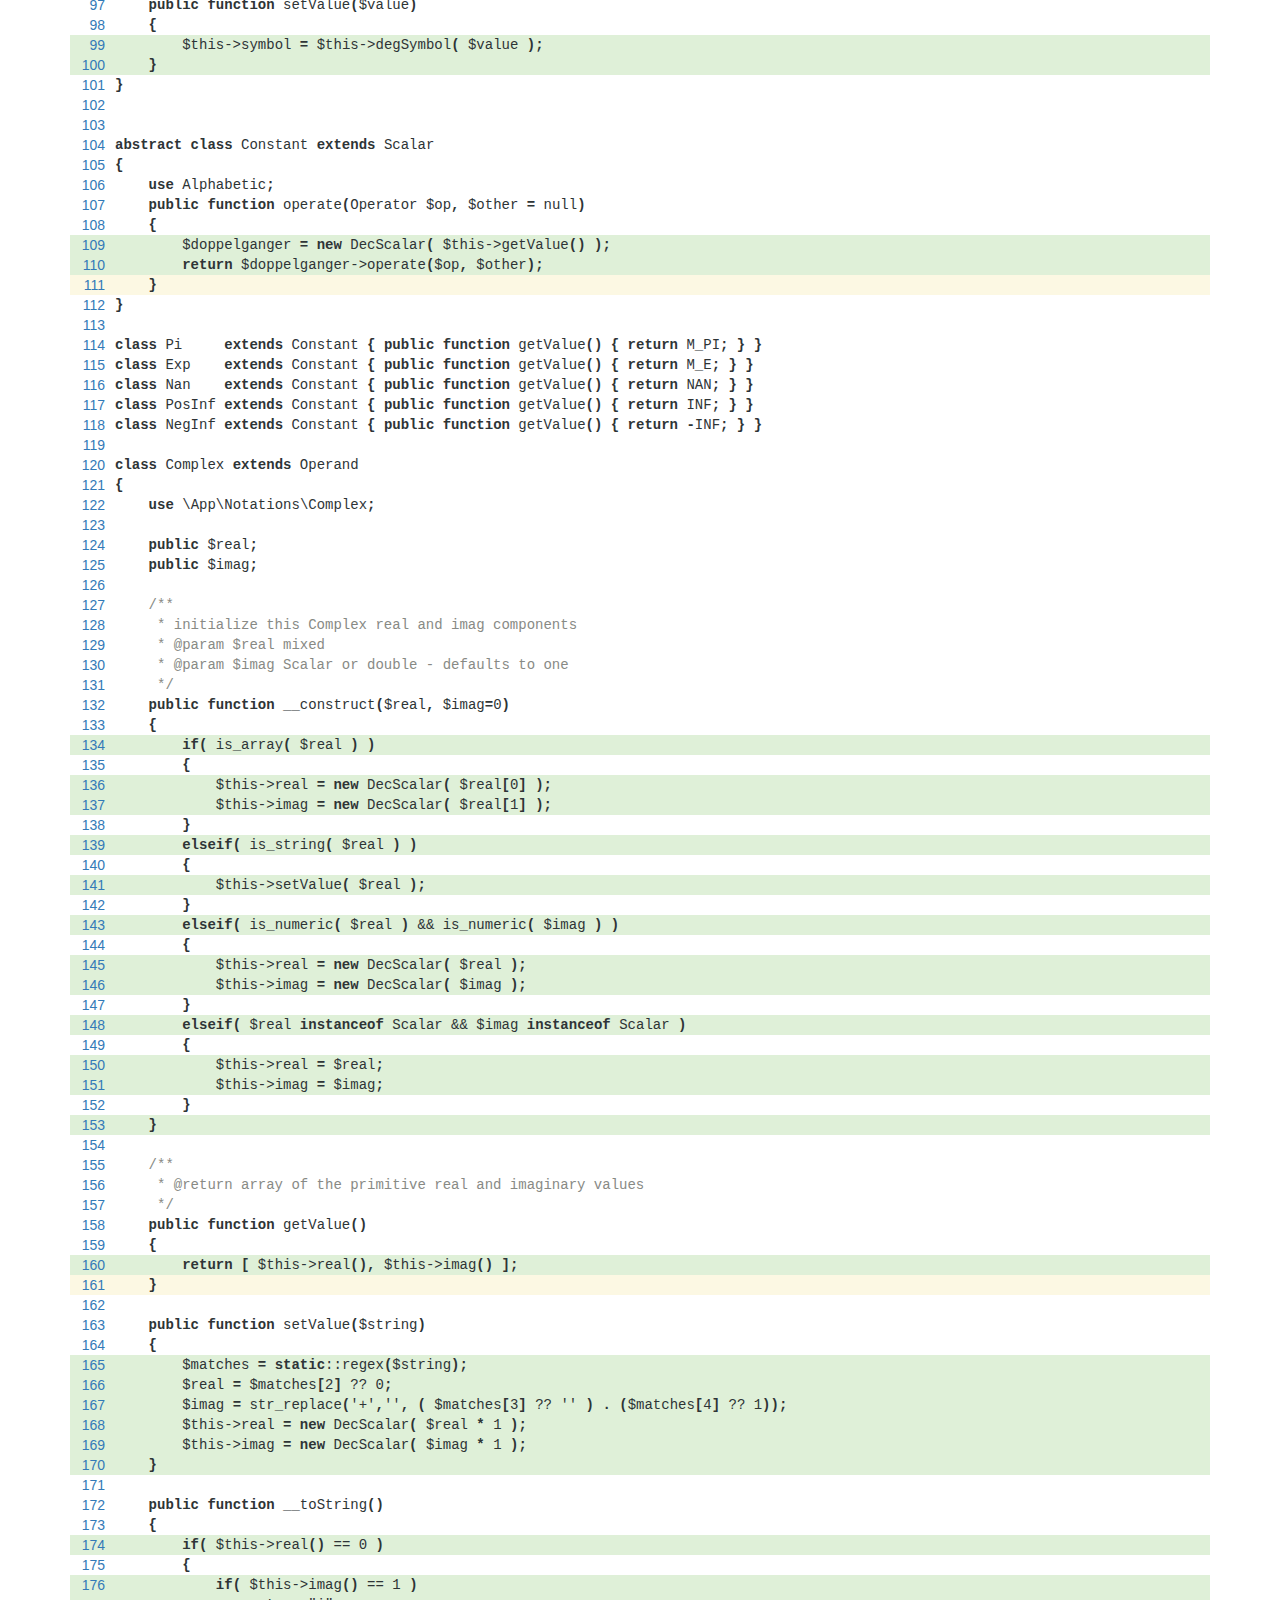
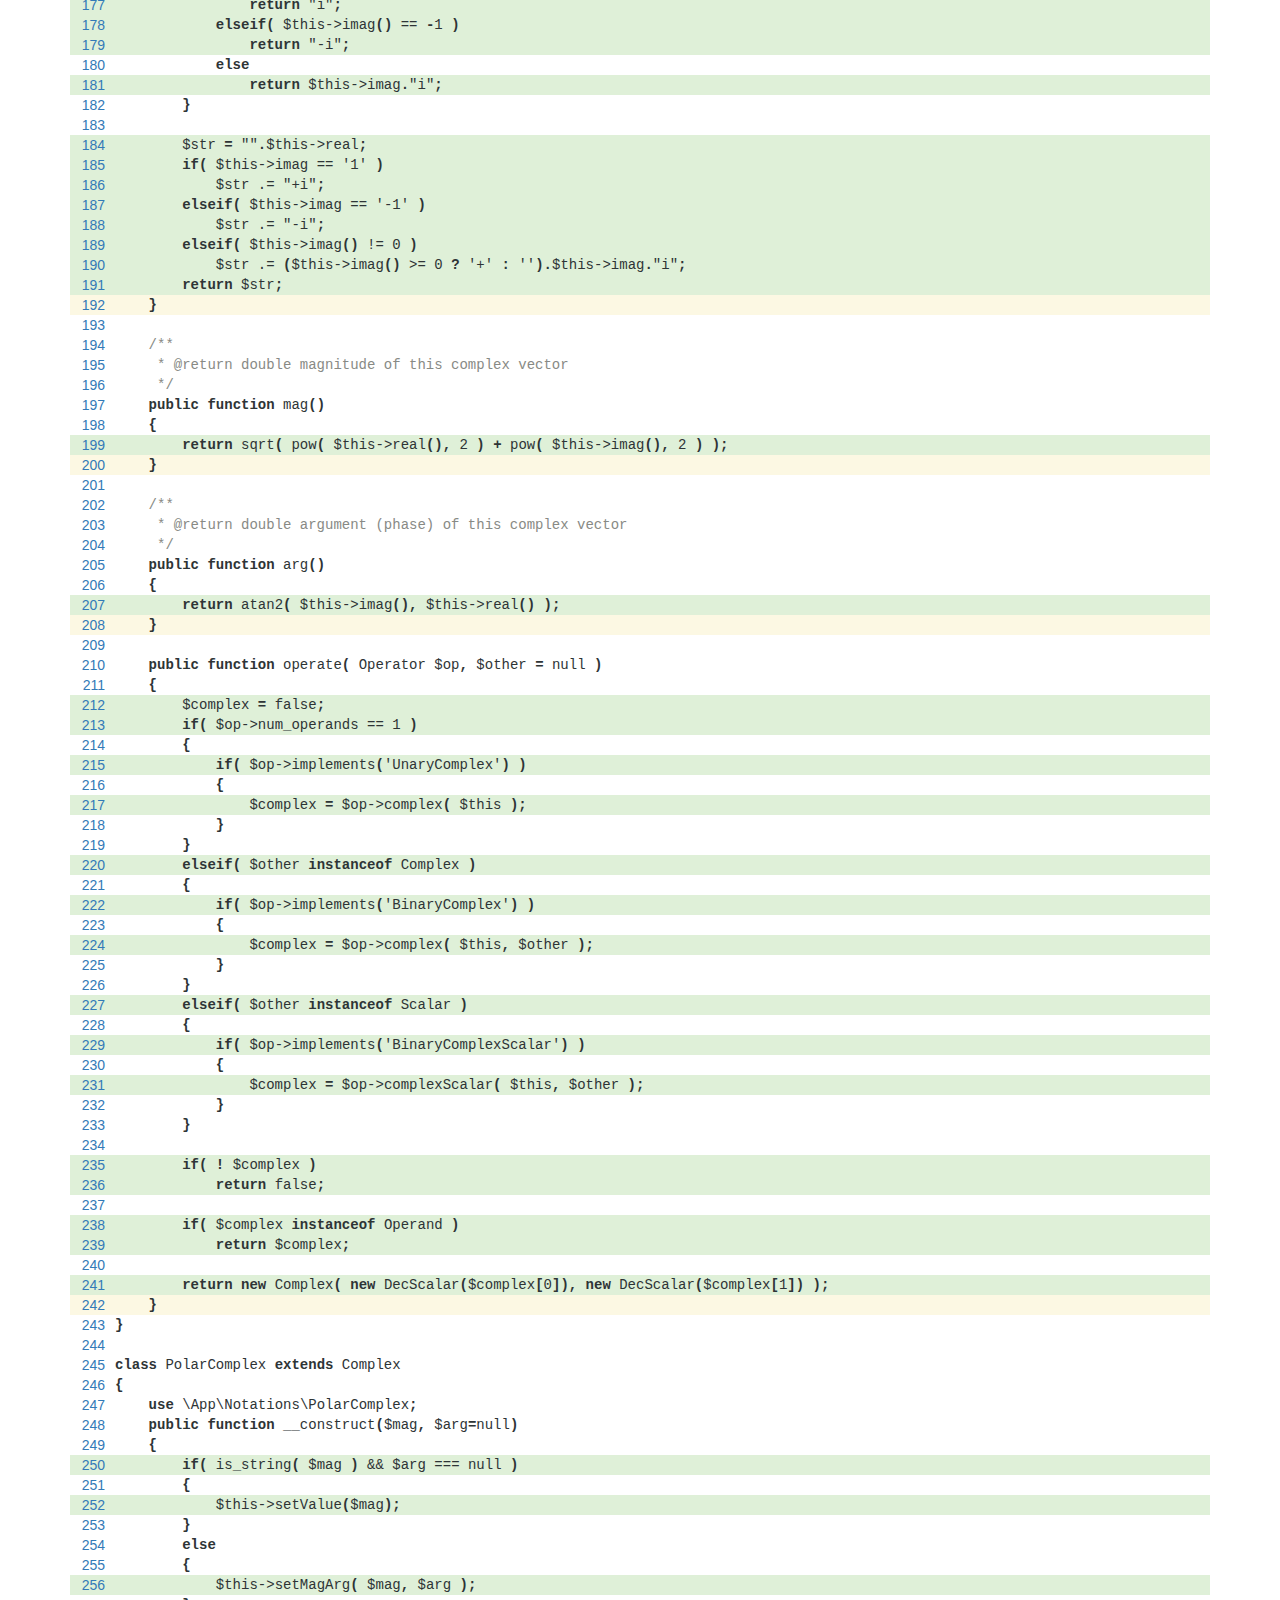
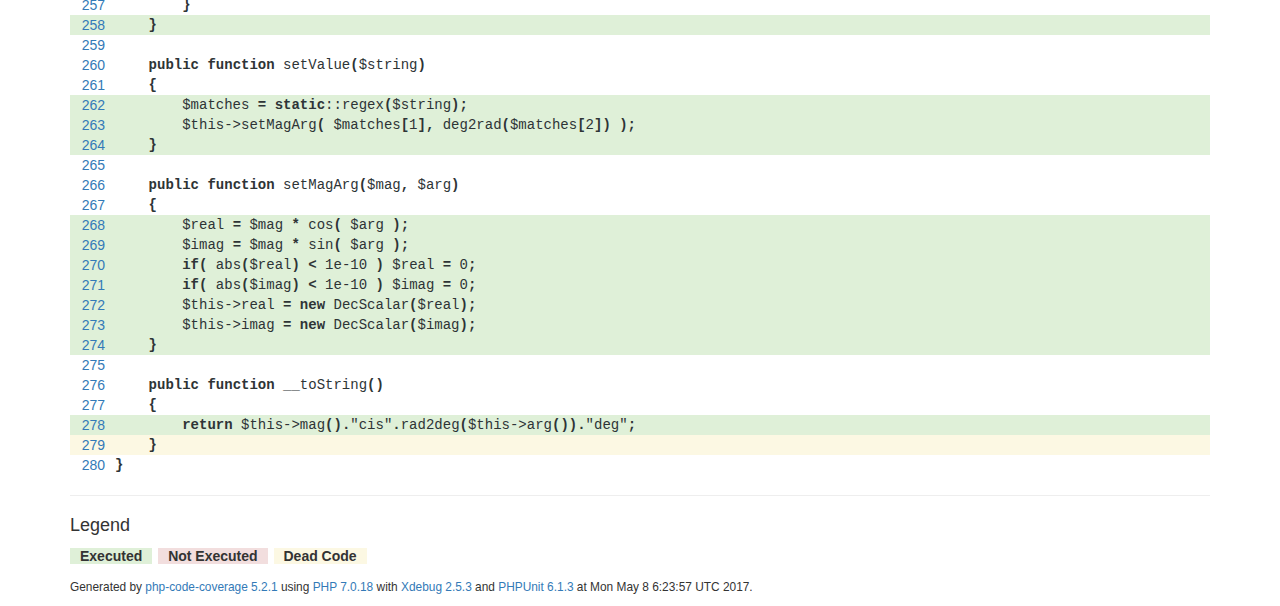
<file: coverage/Operands.php.html>
<!DOCTYPE html>
<html lang="en">
 <head>
  <meta charset="UTF-8">
  <title>Code Coverage for /Users/casey/Development/rpn_calc/src/Operands.php</title>
  <meta name="viewport" content="width=device-width, initial-scale=1.0">
  <link href=".css/bootstrap.min.css" rel="stylesheet">
  <link href=".css/style.css" rel="stylesheet">
  <!--[if lt IE 9]>
  <script src=".js/html5shiv.min.js"></script>
  <script src=".js/respond.min.js"></script>
  <![endif]-->
 </head>
 <body>
  <header>
   <div class="container">
    <div class="row">
     <div class="col-md-12">
      <ol class="breadcrumb">
        <li><a href="index.html">/Users/casey/Development/rpn_calc/src</a></li>
        <li class="active">Operands.php</li>

      </ol>
     </div>
    </div>
   </div>
  </header>
  <div class="container">
   <table class="table table-bordered">
    <thead>
     <tr>
      <td>&nbsp;</td>
      <td colspan="10"><div align="center"><strong>Code Coverage</strong></div></td>
     </tr>
     <tr>
      <td>&nbsp;</td>
      <td colspan="3"><div align="center"><strong>Classes and Traits</strong></div></td>
      <td colspan="4"><div align="center"><strong>Functions and Methods</strong></div></td>
      <td colspan="3"><div align="center"><strong>Lines</strong></div></td>
     </tr>
    </thead>
    <tbody>
     <tr>
      <td class="success">Total</td>
      <td class="success big">       <div class="progress">
         <div class="progress-bar progress-bar-success" role="progressbar" aria-valuenow="100.00" aria-valuemin="0" aria-valuemax="100" style="width: 100.00%">
           <span class="sr-only">100.00% covered (success)</span>
         </div>
       </div>
</td>
      <td class="success small"><div align="right">100.00%</div></td>
      <td class="success small"><div align="right">6&nbsp;/&nbsp;6</div></td>
      <td class="success big">       <div class="progress">
         <div class="progress-bar progress-bar-success" role="progressbar" aria-valuenow="100.00" aria-valuemin="0" aria-valuemax="100" style="width: 100.00%">
           <span class="sr-only">100.00% covered (success)</span>
         </div>
       </div>
</td>
      <td class="success small"><div align="right">100.00%</div></td>
      <td class="success small"><div align="right">21&nbsp;/&nbsp;21</div></td>
      <td class="success small"><abbr title="Change Risk Anti-Patterns (CRAP) Index">CRAP</abbr></td>
      <td class="success big">       <div class="progress">
         <div class="progress-bar progress-bar-success" role="progressbar" aria-valuenow="100.00" aria-valuemin="0" aria-valuemax="100" style="width: 100.00%">
           <span class="sr-only">100.00% covered (success)</span>
         </div>
       </div>
</td>
      <td class="success small"><div align="right">100.00%</div></td>
      <td class="success small"><div align="right">96&nbsp;/&nbsp;96</div></td>
     </tr>

     <tr>
      <td class="success">Scalar</td>
      <td class="success big">       <div class="progress">
         <div class="progress-bar progress-bar-success" role="progressbar" aria-valuenow="100.00" aria-valuemin="0" aria-valuemax="100" style="width: 100.00%">
           <span class="sr-only">100.00% covered (success)</span>
         </div>
       </div>
</td>
      <td class="success small"><div align="right">100.00%</div></td>
      <td class="success small"><div align="right">1&nbsp;/&nbsp;1</div></td>
      <td class="success big">       <div class="progress">
         <div class="progress-bar progress-bar-success" role="progressbar" aria-valuenow="100.00" aria-valuemin="0" aria-valuemax="100" style="width: 100.00%">
           <span class="sr-only">100.00% covered (success)</span>
         </div>
       </div>
</td>
      <td class="success small"><div align="right">100.00%</div></td>
      <td class="success small"><div align="right">4&nbsp;/&nbsp;4</div></td>
      <td class="success small">9</td>
      <td class="success big">       <div class="progress">
         <div class="progress-bar progress-bar-success" role="progressbar" aria-valuenow="100.00" aria-valuemin="0" aria-valuemax="100" style="width: 100.00%">
           <span class="sr-only">100.00% covered (success)</span>
         </div>
       </div>
</td>
      <td class="success small"><div align="right">100.00%</div></td>
      <td class="success small"><div align="right">14&nbsp;/&nbsp;14</div></td>
     </tr>

     <tr>
      <td class="success" colspan="4">&nbsp;<a href="#20"><abbr title="getValue()">getValue</abbr></a></td>
      <td class="success big">       <div class="progress">
         <div class="progress-bar progress-bar-success" role="progressbar" aria-valuenow="100.00" aria-valuemin="0" aria-valuemax="100" style="width: 100.00%">
           <span class="sr-only">100.00% covered (success)</span>
         </div>
       </div>
</td>
      <td class="success small"><div align="right">100.00%</div></td>
      <td class="success small"><div align="right">1&nbsp;/&nbsp;1</div></td>
      <td class="success small">1</td>
      <td class="success big">       <div class="progress">
         <div class="progress-bar progress-bar-success" role="progressbar" aria-valuenow="100.00" aria-valuemin="0" aria-valuemax="100" style="width: 100.00%">
           <span class="sr-only">100.00% covered (success)</span>
         </div>
       </div>
</td>
      <td class="success small"><div align="right">100.00%</div></td>
      <td class="success small"><div align="right">1&nbsp;/&nbsp;1</div></td>
     </tr>

     <tr>
      <td class="success" colspan="4">&nbsp;<a href="#28"><abbr title="sign()">sign</abbr></a></td>
      <td class="success big">       <div class="progress">
         <div class="progress-bar progress-bar-success" role="progressbar" aria-valuenow="100.00" aria-valuemin="0" aria-valuemax="100" style="width: 100.00%">
           <span class="sr-only">100.00% covered (success)</span>
         </div>
       </div>
</td>
      <td class="success small"><div align="right">100.00%</div></td>
      <td class="success small"><div align="right">1&nbsp;/&nbsp;1</div></td>
      <td class="success small">2</td>
      <td class="success big">       <div class="progress">
         <div class="progress-bar progress-bar-success" role="progressbar" aria-valuenow="100.00" aria-valuemin="0" aria-valuemax="100" style="width: 100.00%">
           <span class="sr-only">100.00% covered (success)</span>
         </div>
       </div>
</td>
      <td class="success small"><div align="right">100.00%</div></td>
      <td class="success small"><div align="right">1&nbsp;/&nbsp;1</div></td>
     </tr>

     <tr>
      <td class="success" colspan="4">&nbsp;<a href="#33"><abbr title="operate(Operator $op, $other = null)">operate</abbr></a></td>
      <td class="success big">       <div class="progress">
         <div class="progress-bar progress-bar-success" role="progressbar" aria-valuenow="100.00" aria-valuemin="0" aria-valuemax="100" style="width: 100.00%">
           <span class="sr-only">100.00% covered (success)</span>
         </div>
       </div>
</td>
      <td class="success small"><div align="right">100.00%</div></td>
      <td class="success small"><div align="right">1&nbsp;/&nbsp;1</div></td>
      <td class="success small">5</td>
      <td class="success big">       <div class="progress">
         <div class="progress-bar progress-bar-success" role="progressbar" aria-valuenow="100.00" aria-valuemin="0" aria-valuemax="100" style="width: 100.00%">
           <span class="sr-only">100.00% covered (success)</span>
         </div>
       </div>
</td>
      <td class="success small"><div align="right">100.00%</div></td>
      <td class="success small"><div align="right">11&nbsp;/&nbsp;11</div></td>
     </tr>

     <tr>
      <td class="success" colspan="4">&nbsp;<a href="#53"><abbr title="bnot()">bnot</abbr></a></td>
      <td class="success big">       <div class="progress">
         <div class="progress-bar progress-bar-success" role="progressbar" aria-valuenow="100.00" aria-valuemin="0" aria-valuemax="100" style="width: 100.00%">
           <span class="sr-only">100.00% covered (success)</span>
         </div>
       </div>
</td>
      <td class="success small"><div align="right">100.00%</div></td>
      <td class="success small"><div align="right">1&nbsp;/&nbsp;1</div></td>
      <td class="success small">1</td>
      <td class="success big">       <div class="progress">
         <div class="progress-bar progress-bar-success" role="progressbar" aria-valuenow="100.00" aria-valuemin="0" aria-valuemax="100" style="width: 100.00%">
           <span class="sr-only">100.00% covered (success)</span>
         </div>
       </div>
</td>
      <td class="success small"><div align="right">100.00%</div></td>
      <td class="success small"><div align="right">1&nbsp;/&nbsp;1</div></td>
     </tr>

     <tr>
      <td class="success">BaseScalar</td>
      <td class="success big">       <div class="progress">
         <div class="progress-bar progress-bar-success" role="progressbar" aria-valuenow="100.00" aria-valuemin="0" aria-valuemax="100" style="width: 100.00%">
           <span class="sr-only">100.00% covered (success)</span>
         </div>
       </div>
</td>
      <td class="success small"><div align="right">100.00%</div></td>
      <td class="success small"><div align="right">1&nbsp;/&nbsp;1</div></td>
      <td class="success big">       <div class="progress">
         <div class="progress-bar progress-bar-success" role="progressbar" aria-valuenow="100.00" aria-valuemin="0" aria-valuemax="100" style="width: 100.00%">
           <span class="sr-only">100.00% covered (success)</span>
         </div>
       </div>
</td>
      <td class="success small"><div align="right">100.00%</div></td>
      <td class="success small"><div align="right">3&nbsp;/&nbsp;3</div></td>
      <td class="success small">3</td>
      <td class="success big">       <div class="progress">
         <div class="progress-bar progress-bar-success" role="progressbar" aria-valuenow="100.00" aria-valuemin="0" aria-valuemax="100" style="width: 100.00%">
           <span class="sr-only">100.00% covered (success)</span>
         </div>
       </div>
</td>
      <td class="success small"><div align="right">100.00%</div></td>
      <td class="success small"><div align="right">11&nbsp;/&nbsp;11</div></td>
     </tr>

     <tr>
      <td class="success" colspan="4">&nbsp;<a href="#61"><abbr title="getValue()">getValue</abbr></a></td>
      <td class="success big">       <div class="progress">
         <div class="progress-bar progress-bar-success" role="progressbar" aria-valuenow="100.00" aria-valuemin="0" aria-valuemax="100" style="width: 100.00%">
           <span class="sr-only">100.00% covered (success)</span>
         </div>
       </div>
</td>
      <td class="success small"><div align="right">100.00%</div></td>
      <td class="success small"><div align="right">1&nbsp;/&nbsp;1</div></td>
      <td class="success small">1</td>
      <td class="success big">       <div class="progress">
         <div class="progress-bar progress-bar-success" role="progressbar" aria-valuenow="100.00" aria-valuemin="0" aria-valuemax="100" style="width: 100.00%">
           <span class="sr-only">100.00% covered (success)</span>
         </div>
       </div>
</td>
      <td class="success small"><div align="right">100.00%</div></td>
      <td class="success small"><div align="right">2&nbsp;/&nbsp;2</div></td>
     </tr>

     <tr>
      <td class="success" colspan="4">&nbsp;<a href="#67"><abbr title="setValue($value)">setValue</abbr></a></td>
      <td class="success big">       <div class="progress">
         <div class="progress-bar progress-bar-success" role="progressbar" aria-valuenow="100.00" aria-valuemin="0" aria-valuemax="100" style="width: 100.00%">
           <span class="sr-only">100.00% covered (success)</span>
         </div>
       </div>
</td>
      <td class="success small"><div align="right">100.00%</div></td>
      <td class="success small"><div align="right">1&nbsp;/&nbsp;1</div></td>
      <td class="success small">1</td>
      <td class="success big">       <div class="progress">
         <div class="progress-bar progress-bar-success" role="progressbar" aria-valuenow="100.00" aria-valuemin="0" aria-valuemax="100" style="width: 100.00%">
           <span class="sr-only">100.00% covered (success)</span>
         </div>
       </div>
</td>
      <td class="success small"><div align="right">100.00%</div></td>
      <td class="success small"><div align="right">2&nbsp;/&nbsp;2</div></td>
     </tr>

     <tr>
      <td class="success" colspan="4">&nbsp;<a href="#72"><abbr title="bnot()">bnot</abbr></a></td>
      <td class="success big">       <div class="progress">
         <div class="progress-bar progress-bar-success" role="progressbar" aria-valuenow="100.00" aria-valuemin="0" aria-valuemax="100" style="width: 100.00%">
           <span class="sr-only">100.00% covered (success)</span>
         </div>
       </div>
</td>
      <td class="success small"><div align="right">100.00%</div></td>
      <td class="success small"><div align="right">1&nbsp;/&nbsp;1</div></td>
      <td class="success small">1</td>
      <td class="success big">       <div class="progress">
         <div class="progress-bar progress-bar-success" role="progressbar" aria-valuenow="100.00" aria-valuemin="0" aria-valuemax="100" style="width: 100.00%">
           <span class="sr-only">100.00% covered (success)</span>
         </div>
       </div>
</td>
      <td class="success small"><div align="right">100.00%</div></td>
      <td class="success small"><div align="right">7&nbsp;/&nbsp;7</div></td>
     </tr>

     <tr>
      <td class="">DecScalar</td>
      <td class=" big"></td>
      <td class=" small"><div align="right">n/a</div></td>
      <td class=" small"><div align="right">0&nbsp;/&nbsp;0</div></td>
      <td class=" big"></td>
      <td class=" small"><div align="right">n/a</div></td>
      <td class=" small"><div align="right">0&nbsp;/&nbsp;0</div></td>
      <td class=" small">0</td>
      <td class=" big"></td>
      <td class=" small"><div align="right">n/a</div></td>
      <td class=" small"><div align="right">0&nbsp;/&nbsp;0</div></td>
     </tr>

     <tr>
      <td class="">OctScalar</td>
      <td class=" big"></td>
      <td class=" small"><div align="right">n/a</div></td>
      <td class=" small"><div align="right">0&nbsp;/&nbsp;0</div></td>
      <td class=" big"></td>
      <td class=" small"><div align="right">n/a</div></td>
      <td class=" small"><div align="right">0&nbsp;/&nbsp;0</div></td>
      <td class=" small">0</td>
      <td class=" big"></td>
      <td class=" small"><div align="right">n/a</div></td>
      <td class=" small"><div align="right">0&nbsp;/&nbsp;0</div></td>
     </tr>

     <tr>
      <td class="">HexScalar</td>
      <td class=" big"></td>
      <td class=" small"><div align="right">n/a</div></td>
      <td class=" small"><div align="right">0&nbsp;/&nbsp;0</div></td>
      <td class=" big"></td>
      <td class=" small"><div align="right">n/a</div></td>
      <td class=" small"><div align="right">0&nbsp;/&nbsp;0</div></td>
      <td class=" small">0</td>
      <td class=" big"></td>
      <td class=" small"><div align="right">n/a</div></td>
      <td class=" small"><div align="right">0&nbsp;/&nbsp;0</div></td>
     </tr>

     <tr>
      <td class="">BinScalar</td>
      <td class=" big"></td>
      <td class=" small"><div align="right">n/a</div></td>
      <td class=" small"><div align="right">0&nbsp;/&nbsp;0</div></td>
      <td class=" big"></td>
      <td class=" small"><div align="right">n/a</div></td>
      <td class=" small"><div align="right">0&nbsp;/&nbsp;0</div></td>
      <td class=" small">0</td>
      <td class=" big"></td>
      <td class=" small"><div align="right">n/a</div></td>
      <td class=" small"><div align="right">0&nbsp;/&nbsp;0</div></td>
     </tr>

     <tr>
      <td class="success">DegScalar</td>
      <td class="success big">       <div class="progress">
         <div class="progress-bar progress-bar-success" role="progressbar" aria-valuenow="100.00" aria-valuemin="0" aria-valuemax="100" style="width: 100.00%">
           <span class="sr-only">100.00% covered (success)</span>
         </div>
       </div>
</td>
      <td class="success small"><div align="right">100.00%</div></td>
      <td class="success small"><div align="right">1&nbsp;/&nbsp;1</div></td>
      <td class="success big">       <div class="progress">
         <div class="progress-bar progress-bar-success" role="progressbar" aria-valuenow="100.00" aria-valuemin="0" aria-valuemax="100" style="width: 100.00%">
           <span class="sr-only">100.00% covered (success)</span>
         </div>
       </div>
</td>
      <td class="success small"><div align="right">100.00%</div></td>
      <td class="success small"><div align="right">2&nbsp;/&nbsp;2</div></td>
      <td class="success small">2</td>
      <td class="success big">       <div class="progress">
         <div class="progress-bar progress-bar-success" role="progressbar" aria-valuenow="100.00" aria-valuemin="0" aria-valuemax="100" style="width: 100.00%">
           <span class="sr-only">100.00% covered (success)</span>
         </div>
       </div>
</td>
      <td class="success small"><div align="right">100.00%</div></td>
      <td class="success small"><div align="right">4&nbsp;/&nbsp;4</div></td>
     </tr>

     <tr>
      <td class="success" colspan="4">&nbsp;<a href="#92"><abbr title="getValue()">getValue</abbr></a></td>
      <td class="success big">       <div class="progress">
         <div class="progress-bar progress-bar-success" role="progressbar" aria-valuenow="100.00" aria-valuemin="0" aria-valuemax="100" style="width: 100.00%">
           <span class="sr-only">100.00% covered (success)</span>
         </div>
       </div>
</td>
      <td class="success small"><div align="right">100.00%</div></td>
      <td class="success small"><div align="right">1&nbsp;/&nbsp;1</div></td>
      <td class="success small">1</td>
      <td class="success big">       <div class="progress">
         <div class="progress-bar progress-bar-success" role="progressbar" aria-valuenow="100.00" aria-valuemin="0" aria-valuemax="100" style="width: 100.00%">
           <span class="sr-only">100.00% covered (success)</span>
         </div>
       </div>
</td>
      <td class="success small"><div align="right">100.00%</div></td>
      <td class="success small"><div align="right">2&nbsp;/&nbsp;2</div></td>
     </tr>

     <tr>
      <td class="success" colspan="4">&nbsp;<a href="#97"><abbr title="setValue($value)">setValue</abbr></a></td>
      <td class="success big">       <div class="progress">
         <div class="progress-bar progress-bar-success" role="progressbar" aria-valuenow="100.00" aria-valuemin="0" aria-valuemax="100" style="width: 100.00%">
           <span class="sr-only">100.00% covered (success)</span>
         </div>
       </div>
</td>
      <td class="success small"><div align="right">100.00%</div></td>
      <td class="success small"><div align="right">1&nbsp;/&nbsp;1</div></td>
      <td class="success small">1</td>
      <td class="success big">       <div class="progress">
         <div class="progress-bar progress-bar-success" role="progressbar" aria-valuenow="100.00" aria-valuemin="0" aria-valuemax="100" style="width: 100.00%">
           <span class="sr-only">100.00% covered (success)</span>
         </div>
       </div>
</td>
      <td class="success small"><div align="right">100.00%</div></td>
      <td class="success small"><div align="right">2&nbsp;/&nbsp;2</div></td>
     </tr>

     <tr>
      <td class="success">Constant</td>
      <td class="success big">       <div class="progress">
         <div class="progress-bar progress-bar-success" role="progressbar" aria-valuenow="100.00" aria-valuemin="0" aria-valuemax="100" style="width: 100.00%">
           <span class="sr-only">100.00% covered (success)</span>
         </div>
       </div>
</td>
      <td class="success small"><div align="right">100.00%</div></td>
      <td class="success small"><div align="right">1&nbsp;/&nbsp;1</div></td>
      <td class="success big">       <div class="progress">
         <div class="progress-bar progress-bar-success" role="progressbar" aria-valuenow="100.00" aria-valuemin="0" aria-valuemax="100" style="width: 100.00%">
           <span class="sr-only">100.00% covered (success)</span>
         </div>
       </div>
</td>
      <td class="success small"><div align="right">100.00%</div></td>
      <td class="success small"><div align="right">1&nbsp;/&nbsp;1</div></td>
      <td class="success small">1</td>
      <td class="success big">       <div class="progress">
         <div class="progress-bar progress-bar-success" role="progressbar" aria-valuenow="100.00" aria-valuemin="0" aria-valuemax="100" style="width: 100.00%">
           <span class="sr-only">100.00% covered (success)</span>
         </div>
       </div>
</td>
      <td class="success small"><div align="right">100.00%</div></td>
      <td class="success small"><div align="right">2&nbsp;/&nbsp;2</div></td>
     </tr>

     <tr>
      <td class="success" colspan="4">&nbsp;<a href="#107"><abbr title="operate(Operator $op, $other = null)">operate</abbr></a></td>
      <td class="success big">       <div class="progress">
         <div class="progress-bar progress-bar-success" role="progressbar" aria-valuenow="100.00" aria-valuemin="0" aria-valuemax="100" style="width: 100.00%">
           <span class="sr-only">100.00% covered (success)</span>
         </div>
       </div>
</td>
      <td class="success small"><div align="right">100.00%</div></td>
      <td class="success small"><div align="right">1&nbsp;/&nbsp;1</div></td>
      <td class="success small">1</td>
      <td class="success big">       <div class="progress">
         <div class="progress-bar progress-bar-success" role="progressbar" aria-valuenow="100.00" aria-valuemin="0" aria-valuemax="100" style="width: 100.00%">
           <span class="sr-only">100.00% covered (success)</span>
         </div>
       </div>
</td>
      <td class="success small"><div align="right">100.00%</div></td>
      <td class="success small"><div align="right">2&nbsp;/&nbsp;2</div></td>
     </tr>

     <tr>
      <td class="">Pi</td>
      <td class=" big"></td>
      <td class=" small"><div align="right">n/a</div></td>
      <td class=" small"><div align="right">0&nbsp;/&nbsp;0</div></td>
      <td class="success big">       <div class="progress">
         <div class="progress-bar progress-bar-success" role="progressbar" aria-valuenow="100.00" aria-valuemin="0" aria-valuemax="100" style="width: 100.00%">
           <span class="sr-only">100.00% covered (success)</span>
         </div>
       </div>
</td>
      <td class="success small"><div align="right">100.00%</div></td>
      <td class="success small"><div align="right">1&nbsp;/&nbsp;1</div></td>
      <td class="success small">1</td>
      <td class=" big"></td>
      <td class=" small"><div align="right">n/a</div></td>
      <td class=" small"><div align="right">0&nbsp;/&nbsp;0</div></td>
     </tr>

     <tr>
      <td class="success" colspan="4">&nbsp;<a href="#114"><abbr title="getValue()">getValue</abbr></a></td>
      <td class="success big">       <div class="progress">
         <div class="progress-bar progress-bar-success" role="progressbar" aria-valuenow="100.00" aria-valuemin="0" aria-valuemax="100" style="width: 100.00%">
           <span class="sr-only">100.00% covered (success)</span>
         </div>
       </div>
</td>
      <td class="success small"><div align="right">100.00%</div></td>
      <td class="success small"><div align="right">1&nbsp;/&nbsp;1</div></td>
      <td class="success small">1</td>
      <td class=" big"></td>
      <td class=" small"><div align="right">n/a</div></td>
      <td class=" small"><div align="right">0&nbsp;/&nbsp;0</div></td>
     </tr>

     <tr>
      <td class="">Exp</td>
      <td class=" big"></td>
      <td class=" small"><div align="right">n/a</div></td>
      <td class=" small"><div align="right">0&nbsp;/&nbsp;0</div></td>
      <td class="success big">       <div class="progress">
         <div class="progress-bar progress-bar-success" role="progressbar" aria-valuenow="100.00" aria-valuemin="0" aria-valuemax="100" style="width: 100.00%">
           <span class="sr-only">100.00% covered (success)</span>
         </div>
       </div>
</td>
      <td class="success small"><div align="right">100.00%</div></td>
      <td class="success small"><div align="right">1&nbsp;/&nbsp;1</div></td>
      <td class="success small">1</td>
      <td class=" big"></td>
      <td class=" small"><div align="right">n/a</div></td>
      <td class=" small"><div align="right">0&nbsp;/&nbsp;0</div></td>
     </tr>

     <tr>
      <td class="success" colspan="4">&nbsp;<a href="#115"><abbr title="getValue()">getValue</abbr></a></td>
      <td class="success big">       <div class="progress">
         <div class="progress-bar progress-bar-success" role="progressbar" aria-valuenow="100.00" aria-valuemin="0" aria-valuemax="100" style="width: 100.00%">
           <span class="sr-only">100.00% covered (success)</span>
         </div>
       </div>
</td>
      <td class="success small"><div align="right">100.00%</div></td>
      <td class="success small"><div align="right">1&nbsp;/&nbsp;1</div></td>
      <td class="success small">1</td>
      <td class=" big"></td>
      <td class=" small"><div align="right">n/a</div></td>
      <td class=" small"><div align="right">0&nbsp;/&nbsp;0</div></td>
     </tr>

     <tr>
      <td class="">Nan</td>
      <td class=" big"></td>
      <td class=" small"><div align="right">n/a</div></td>
      <td class=" small"><div align="right">0&nbsp;/&nbsp;0</div></td>
      <td class="success big">       <div class="progress">
         <div class="progress-bar progress-bar-success" role="progressbar" aria-valuenow="100.00" aria-valuemin="0" aria-valuemax="100" style="width: 100.00%">
           <span class="sr-only">100.00% covered (success)</span>
         </div>
       </div>
</td>
      <td class="success small"><div align="right">100.00%</div></td>
      <td class="success small"><div align="right">1&nbsp;/&nbsp;1</div></td>
      <td class="success small">1</td>
      <td class=" big"></td>
      <td class=" small"><div align="right">n/a</div></td>
      <td class=" small"><div align="right">0&nbsp;/&nbsp;0</div></td>
     </tr>

     <tr>
      <td class="success" colspan="4">&nbsp;<a href="#116"><abbr title="getValue()">getValue</abbr></a></td>
      <td class="success big">       <div class="progress">
         <div class="progress-bar progress-bar-success" role="progressbar" aria-valuenow="100.00" aria-valuemin="0" aria-valuemax="100" style="width: 100.00%">
           <span class="sr-only">100.00% covered (success)</span>
         </div>
       </div>
</td>
      <td class="success small"><div align="right">100.00%</div></td>
      <td class="success small"><div align="right">1&nbsp;/&nbsp;1</div></td>
      <td class="success small">1</td>
      <td class=" big"></td>
      <td class=" small"><div align="right">n/a</div></td>
      <td class=" small"><div align="right">0&nbsp;/&nbsp;0</div></td>
     </tr>

     <tr>
      <td class="">PosInf</td>
      <td class=" big"></td>
      <td class=" small"><div align="right">n/a</div></td>
      <td class=" small"><div align="right">0&nbsp;/&nbsp;0</div></td>
      <td class="success big">       <div class="progress">
         <div class="progress-bar progress-bar-success" role="progressbar" aria-valuenow="100.00" aria-valuemin="0" aria-valuemax="100" style="width: 100.00%">
           <span class="sr-only">100.00% covered (success)</span>
         </div>
       </div>
</td>
      <td class="success small"><div align="right">100.00%</div></td>
      <td class="success small"><div align="right">1&nbsp;/&nbsp;1</div></td>
      <td class="success small">1</td>
      <td class=" big"></td>
      <td class=" small"><div align="right">n/a</div></td>
      <td class=" small"><div align="right">0&nbsp;/&nbsp;0</div></td>
     </tr>

     <tr>
      <td class="success" colspan="4">&nbsp;<a href="#117"><abbr title="getValue()">getValue</abbr></a></td>
      <td class="success big">       <div class="progress">
         <div class="progress-bar progress-bar-success" role="progressbar" aria-valuenow="100.00" aria-valuemin="0" aria-valuemax="100" style="width: 100.00%">
           <span class="sr-only">100.00% covered (success)</span>
         </div>
       </div>
</td>
      <td class="success small"><div align="right">100.00%</div></td>
      <td class="success small"><div align="right">1&nbsp;/&nbsp;1</div></td>
      <td class="success small">1</td>
      <td class=" big"></td>
      <td class=" small"><div align="right">n/a</div></td>
      <td class=" small"><div align="right">0&nbsp;/&nbsp;0</div></td>
     </tr>

     <tr>
      <td class="">NegInf</td>
      <td class=" big"></td>
      <td class=" small"><div align="right">n/a</div></td>
      <td class=" small"><div align="right">0&nbsp;/&nbsp;0</div></td>
      <td class="success big">       <div class="progress">
         <div class="progress-bar progress-bar-success" role="progressbar" aria-valuenow="100.00" aria-valuemin="0" aria-valuemax="100" style="width: 100.00%">
           <span class="sr-only">100.00% covered (success)</span>
         </div>
       </div>
</td>
      <td class="success small"><div align="right">100.00%</div></td>
      <td class="success small"><div align="right">1&nbsp;/&nbsp;1</div></td>
      <td class="success small">1</td>
      <td class=" big"></td>
      <td class=" small"><div align="right">n/a</div></td>
      <td class=" small"><div align="right">0&nbsp;/&nbsp;0</div></td>
     </tr>

     <tr>
      <td class="success" colspan="4">&nbsp;<a href="#118"><abbr title="getValue()">getValue</abbr></a></td>
      <td class="success big">       <div class="progress">
         <div class="progress-bar progress-bar-success" role="progressbar" aria-valuenow="100.00" aria-valuemin="0" aria-valuemax="100" style="width: 100.00%">
           <span class="sr-only">100.00% covered (success)</span>
         </div>
       </div>
</td>
      <td class="success small"><div align="right">100.00%</div></td>
      <td class="success small"><div align="right">1&nbsp;/&nbsp;1</div></td>
      <td class="success small">1</td>
      <td class=" big"></td>
      <td class=" small"><div align="right">n/a</div></td>
      <td class=" small"><div align="right">0&nbsp;/&nbsp;0</div></td>
     </tr>

     <tr>
      <td class="success">Complex</td>
      <td class="success big">       <div class="progress">
         <div class="progress-bar progress-bar-success" role="progressbar" aria-valuenow="100.00" aria-valuemin="0" aria-valuemax="100" style="width: 100.00%">
           <span class="sr-only">100.00% covered (success)</span>
         </div>
       </div>
</td>
      <td class="success small"><div align="right">100.00%</div></td>
      <td class="success small"><div align="right">1&nbsp;/&nbsp;1</div></td>
      <td class="success big">       <div class="progress">
         <div class="progress-bar progress-bar-success" role="progressbar" aria-valuenow="100.00" aria-valuemin="0" aria-valuemax="100" style="width: 100.00%">
           <span class="sr-only">100.00% covered (success)</span>
         </div>
       </div>
</td>
      <td class="success small"><div align="right">100.00%</div></td>
      <td class="success small"><div align="right">7&nbsp;/&nbsp;7</div></td>
      <td class="success small">28</td>
      <td class="success big">       <div class="progress">
         <div class="progress-bar progress-bar-success" role="progressbar" aria-valuenow="100.00" aria-valuemin="0" aria-valuemax="100" style="width: 100.00%">
           <span class="sr-only">100.00% covered (success)</span>
         </div>
       </div>
</td>
      <td class="success small"><div align="right">100.00%</div></td>
      <td class="success small"><div align="right">50&nbsp;/&nbsp;50</div></td>
     </tr>

     <tr>
      <td class="success" colspan="4">&nbsp;<a href="#132"><abbr title="__construct($real, $imag=0)">__construct</abbr></a></td>
      <td class="success big">       <div class="progress">
         <div class="progress-bar progress-bar-success" role="progressbar" aria-valuenow="100.00" aria-valuemin="0" aria-valuemax="100" style="width: 100.00%">
           <span class="sr-only">100.00% covered (success)</span>
         </div>
       </div>
</td>
      <td class="success small"><div align="right">100.00%</div></td>
      <td class="success small"><div align="right">1&nbsp;/&nbsp;1</div></td>
      <td class="success small">7</td>
      <td class="success big">       <div class="progress">
         <div class="progress-bar progress-bar-success" role="progressbar" aria-valuenow="100.00" aria-valuemin="0" aria-valuemax="100" style="width: 100.00%">
           <span class="sr-only">100.00% covered (success)</span>
         </div>
       </div>
</td>
      <td class="success small"><div align="right">100.00%</div></td>
      <td class="success small"><div align="right">12&nbsp;/&nbsp;12</div></td>
     </tr>

     <tr>
      <td class="success" colspan="4">&nbsp;<a href="#158"><abbr title="getValue()">getValue</abbr></a></td>
      <td class="success big">       <div class="progress">
         <div class="progress-bar progress-bar-success" role="progressbar" aria-valuenow="100.00" aria-valuemin="0" aria-valuemax="100" style="width: 100.00%">
           <span class="sr-only">100.00% covered (success)</span>
         </div>
       </div>
</td>
      <td class="success small"><div align="right">100.00%</div></td>
      <td class="success small"><div align="right">1&nbsp;/&nbsp;1</div></td>
      <td class="success small">1</td>
      <td class="success big">       <div class="progress">
         <div class="progress-bar progress-bar-success" role="progressbar" aria-valuenow="100.00" aria-valuemin="0" aria-valuemax="100" style="width: 100.00%">
           <span class="sr-only">100.00% covered (success)</span>
         </div>
       </div>
</td>
      <td class="success small"><div align="right">100.00%</div></td>
      <td class="success small"><div align="right">1&nbsp;/&nbsp;1</div></td>
     </tr>

     <tr>
      <td class="success" colspan="4">&nbsp;<a href="#163"><abbr title="setValue($string)">setValue</abbr></a></td>
      <td class="success big">       <div class="progress">
         <div class="progress-bar progress-bar-success" role="progressbar" aria-valuenow="100.00" aria-valuemin="0" aria-valuemax="100" style="width: 100.00%">
           <span class="sr-only">100.00% covered (success)</span>
         </div>
       </div>
</td>
      <td class="success small"><div align="right">100.00%</div></td>
      <td class="success small"><div align="right">1&nbsp;/&nbsp;1</div></td>
      <td class="success small">1</td>
      <td class="success big">       <div class="progress">
         <div class="progress-bar progress-bar-success" role="progressbar" aria-valuenow="100.00" aria-valuemin="0" aria-valuemax="100" style="width: 100.00%">
           <span class="sr-only">100.00% covered (success)</span>
         </div>
       </div>
</td>
      <td class="success small"><div align="right">100.00%</div></td>
      <td class="success small"><div align="right">6&nbsp;/&nbsp;6</div></td>
     </tr>

     <tr>
      <td class="success" colspan="4">&nbsp;<a href="#172"><abbr title="__toString()">__toString</abbr></a></td>
      <td class="success big">       <div class="progress">
         <div class="progress-bar progress-bar-success" role="progressbar" aria-valuenow="100.00" aria-valuemin="0" aria-valuemax="100" style="width: 100.00%">
           <span class="sr-only">100.00% covered (success)</span>
         </div>
       </div>
</td>
      <td class="success small"><div align="right">100.00%</div></td>
      <td class="success small"><div align="right">1&nbsp;/&nbsp;1</div></td>
      <td class="success small">8</td>
      <td class="success big">       <div class="progress">
         <div class="progress-bar progress-bar-success" role="progressbar" aria-valuenow="100.00" aria-valuemin="0" aria-valuemax="100" style="width: 100.00%">
           <span class="sr-only">100.00% covered (success)</span>
         </div>
       </div>
</td>
      <td class="success small"><div align="right">100.00%</div></td>
      <td class="success small"><div align="right">14&nbsp;/&nbsp;14</div></td>
     </tr>

     <tr>
      <td class="success" colspan="4">&nbsp;<a href="#197"><abbr title="mag()">mag</abbr></a></td>
      <td class="success big">       <div class="progress">
         <div class="progress-bar progress-bar-success" role="progressbar" aria-valuenow="100.00" aria-valuemin="0" aria-valuemax="100" style="width: 100.00%">
           <span class="sr-only">100.00% covered (success)</span>
         </div>
       </div>
</td>
      <td class="success small"><div align="right">100.00%</div></td>
      <td class="success small"><div align="right">1&nbsp;/&nbsp;1</div></td>
      <td class="success small">1</td>
      <td class="success big">       <div class="progress">
         <div class="progress-bar progress-bar-success" role="progressbar" aria-valuenow="100.00" aria-valuemin="0" aria-valuemax="100" style="width: 100.00%">
           <span class="sr-only">100.00% covered (success)</span>
         </div>
       </div>
</td>
      <td class="success small"><div align="right">100.00%</div></td>
      <td class="success small"><div align="right">1&nbsp;/&nbsp;1</div></td>
     </tr>

     <tr>
      <td class="success" colspan="4">&nbsp;<a href="#205"><abbr title="arg()">arg</abbr></a></td>
      <td class="success big">       <div class="progress">
         <div class="progress-bar progress-bar-success" role="progressbar" aria-valuenow="100.00" aria-valuemin="0" aria-valuemax="100" style="width: 100.00%">
           <span class="sr-only">100.00% covered (success)</span>
         </div>
       </div>
</td>
      <td class="success small"><div align="right">100.00%</div></td>
      <td class="success small"><div align="right">1&nbsp;/&nbsp;1</div></td>
      <td class="success small">1</td>
      <td class="success big">       <div class="progress">
         <div class="progress-bar progress-bar-success" role="progressbar" aria-valuenow="100.00" aria-valuemin="0" aria-valuemax="100" style="width: 100.00%">
           <span class="sr-only">100.00% covered (success)</span>
         </div>
       </div>
</td>
      <td class="success small"><div align="right">100.00%</div></td>
      <td class="success small"><div align="right">1&nbsp;/&nbsp;1</div></td>
     </tr>

     <tr>
      <td class="success" colspan="4">&nbsp;<a href="#210"><abbr title="operate( Operator $op, $other = null )">operate</abbr></a></td>
      <td class="success big">       <div class="progress">
         <div class="progress-bar progress-bar-success" role="progressbar" aria-valuenow="100.00" aria-valuemin="0" aria-valuemax="100" style="width: 100.00%">
           <span class="sr-only">100.00% covered (success)</span>
         </div>
       </div>
</td>
      <td class="success small"><div align="right">100.00%</div></td>
      <td class="success small"><div align="right">1&nbsp;/&nbsp;1</div></td>
      <td class="success small">9</td>
      <td class="success big">       <div class="progress">
         <div class="progress-bar progress-bar-success" role="progressbar" aria-valuenow="100.00" aria-valuemin="0" aria-valuemax="100" style="width: 100.00%">
           <span class="sr-only">100.00% covered (success)</span>
         </div>
       </div>
</td>
      <td class="success small"><div align="right">100.00%</div></td>
      <td class="success small"><div align="right">15&nbsp;/&nbsp;15</div></td>
     </tr>

     <tr>
      <td class="success">PolarComplex</td>
      <td class="success big">       <div class="progress">
         <div class="progress-bar progress-bar-success" role="progressbar" aria-valuenow="100.00" aria-valuemin="0" aria-valuemax="100" style="width: 100.00%">
           <span class="sr-only">100.00% covered (success)</span>
         </div>
       </div>
</td>
      <td class="success small"><div align="right">100.00%</div></td>
      <td class="success small"><div align="right">1&nbsp;/&nbsp;1</div></td>
      <td class="success big">       <div class="progress">
         <div class="progress-bar progress-bar-success" role="progressbar" aria-valuenow="100.00" aria-valuemin="0" aria-valuemax="100" style="width: 100.00%">
           <span class="sr-only">100.00% covered (success)</span>
         </div>
       </div>
</td>
      <td class="success small"><div align="right">100.00%</div></td>
      <td class="success small"><div align="right">4&nbsp;/&nbsp;4</div></td>
      <td class="success small">8</td>
      <td class="success big">       <div class="progress">
         <div class="progress-bar progress-bar-success" role="progressbar" aria-valuenow="100.00" aria-valuemin="0" aria-valuemax="100" style="width: 100.00%">
           <span class="sr-only">100.00% covered (success)</span>
         </div>
       </div>
</td>
      <td class="success small"><div align="right">100.00%</div></td>
      <td class="success small"><div align="right">15&nbsp;/&nbsp;15</div></td>
     </tr>

     <tr>
      <td class="success" colspan="4">&nbsp;<a href="#248"><abbr title="__construct($mag, $arg=null)">__construct</abbr></a></td>
      <td class="success big">       <div class="progress">
         <div class="progress-bar progress-bar-success" role="progressbar" aria-valuenow="100.00" aria-valuemin="0" aria-valuemax="100" style="width: 100.00%">
           <span class="sr-only">100.00% covered (success)</span>
         </div>
       </div>
</td>
      <td class="success small"><div align="right">100.00%</div></td>
      <td class="success small"><div align="right">1&nbsp;/&nbsp;1</div></td>
      <td class="success small">3</td>
      <td class="success big">       <div class="progress">
         <div class="progress-bar progress-bar-success" role="progressbar" aria-valuenow="100.00" aria-valuemin="0" aria-valuemax="100" style="width: 100.00%">
           <span class="sr-only">100.00% covered (success)</span>
         </div>
       </div>
</td>
      <td class="success small"><div align="right">100.00%</div></td>
      <td class="success small"><div align="right">4&nbsp;/&nbsp;4</div></td>
     </tr>

     <tr>
      <td class="success" colspan="4">&nbsp;<a href="#260"><abbr title="setValue($string)">setValue</abbr></a></td>
      <td class="success big">       <div class="progress">
         <div class="progress-bar progress-bar-success" role="progressbar" aria-valuenow="100.00" aria-valuemin="0" aria-valuemax="100" style="width: 100.00%">
           <span class="sr-only">100.00% covered (success)</span>
         </div>
       </div>
</td>
      <td class="success small"><div align="right">100.00%</div></td>
      <td class="success small"><div align="right">1&nbsp;/&nbsp;1</div></td>
      <td class="success small">1</td>
      <td class="success big">       <div class="progress">
         <div class="progress-bar progress-bar-success" role="progressbar" aria-valuenow="100.00" aria-valuemin="0" aria-valuemax="100" style="width: 100.00%">
           <span class="sr-only">100.00% covered (success)</span>
         </div>
       </div>
</td>
      <td class="success small"><div align="right">100.00%</div></td>
      <td class="success small"><div align="right">3&nbsp;/&nbsp;3</div></td>
     </tr>

     <tr>
      <td class="success" colspan="4">&nbsp;<a href="#266"><abbr title="setMagArg($mag, $arg)">setMagArg</abbr></a></td>
      <td class="success big">       <div class="progress">
         <div class="progress-bar progress-bar-success" role="progressbar" aria-valuenow="100.00" aria-valuemin="0" aria-valuemax="100" style="width: 100.00%">
           <span class="sr-only">100.00% covered (success)</span>
         </div>
       </div>
</td>
      <td class="success small"><div align="right">100.00%</div></td>
      <td class="success small"><div align="right">1&nbsp;/&nbsp;1</div></td>
      <td class="success small">3</td>
      <td class="success big">       <div class="progress">
         <div class="progress-bar progress-bar-success" role="progressbar" aria-valuenow="100.00" aria-valuemin="0" aria-valuemax="100" style="width: 100.00%">
           <span class="sr-only">100.00% covered (success)</span>
         </div>
       </div>
</td>
      <td class="success small"><div align="right">100.00%</div></td>
      <td class="success small"><div align="right">7&nbsp;/&nbsp;7</div></td>
     </tr>

     <tr>
      <td class="success" colspan="4">&nbsp;<a href="#276"><abbr title="__toString()">__toString</abbr></a></td>
      <td class="success big">       <div class="progress">
         <div class="progress-bar progress-bar-success" role="progressbar" aria-valuenow="100.00" aria-valuemin="0" aria-valuemax="100" style="width: 100.00%">
           <span class="sr-only">100.00% covered (success)</span>
         </div>
       </div>
</td>
      <td class="success small"><div align="right">100.00%</div></td>
      <td class="success small"><div align="right">1&nbsp;/&nbsp;1</div></td>
      <td class="success small">1</td>
      <td class="success big">       <div class="progress">
         <div class="progress-bar progress-bar-success" role="progressbar" aria-valuenow="100.00" aria-valuemin="0" aria-valuemax="100" style="width: 100.00%">
           <span class="sr-only">100.00% covered (success)</span>
         </div>
       </div>
</td>
      <td class="success small"><div align="right">100.00%</div></td>
      <td class="success small"><div align="right">1&nbsp;/&nbsp;1</div></td>
     </tr>


    </tbody>
   </table>
   <table id="code" class="table table-borderless table-condensed">
    <tbody>
     <tr><td><div align="right"><a name="1"></a><a href="#1">1</a></div></td><td class="codeLine"><span class="default">&lt;?php</span></td></tr>
     <tr><td><div align="right"><a name="2"></a><a href="#2">2</a></div></td><td class="codeLine"></td></tr>
     <tr><td><div align="right"><a name="3"></a><a href="#3">3</a></div></td><td class="codeLine"><span class="keyword">namespace</span><span class="default">&nbsp;</span><span class="default">App</span><span class="default">\</span><span class="default">Operands</span><span class="keyword">;</span></td></tr>
     <tr><td><div align="right"><a name="4"></a><a href="#4">4</a></div></td><td class="codeLine"></td></tr>
     <tr><td><div align="right"><a name="5"></a><a href="#5">5</a></div></td><td class="codeLine"><span class="keyword">use</span><span class="default">&nbsp;</span><span class="default">App</span><span class="default">\</span><span class="default">Operand</span><span class="keyword">;</span></td></tr>
     <tr><td><div align="right"><a name="6"></a><a href="#6">6</a></div></td><td class="codeLine"><span class="keyword">use</span><span class="default">&nbsp;</span><span class="default">App</span><span class="default">\</span><span class="default">Operator</span><span class="keyword">;</span></td></tr>
     <tr><td><div align="right"><a name="7"></a><a href="#7">7</a></div></td><td class="codeLine"></td></tr>
     <tr><td><div align="right"><a name="8"></a><a href="#8">8</a></div></td><td class="codeLine"><span class="keyword">use</span><span class="default">&nbsp;</span><span class="default">App</span><span class="default">\</span><span class="default">Notations</span><span class="default">\</span><span class="default">Decimal</span><span class="keyword">;</span></td></tr>
     <tr><td><div align="right"><a name="9"></a><a href="#9">9</a></div></td><td class="codeLine"><span class="keyword">use</span><span class="default">&nbsp;</span><span class="default">App</span><span class="default">\</span><span class="default">Notations</span><span class="default">\</span><span class="default">Octal</span><span class="keyword">;</span></td></tr>
     <tr><td><div align="right"><a name="10"></a><a href="#10">10</a></div></td><td class="codeLine"><span class="keyword">use</span><span class="default">&nbsp;</span><span class="default">App</span><span class="default">\</span><span class="default">Notations</span><span class="default">\</span><span class="default">Hexadecimal</span><span class="keyword">;</span></td></tr>
     <tr><td><div align="right"><a name="11"></a><a href="#11">11</a></div></td><td class="codeLine"><span class="keyword">use</span><span class="default">&nbsp;</span><span class="default">App</span><span class="default">\</span><span class="default">Notations</span><span class="default">\</span><span class="default">Binary</span><span class="keyword">;</span></td></tr>
     <tr><td><div align="right"><a name="12"></a><a href="#12">12</a></div></td><td class="codeLine"><span class="keyword">use</span><span class="default">&nbsp;</span><span class="default">App</span><span class="default">\</span><span class="default">Notations</span><span class="default">\</span><span class="default">Alphabetic</span><span class="keyword">;</span></td></tr>
     <tr><td><div align="right"><a name="13"></a><a href="#13">13</a></div></td><td class="codeLine"><span class="keyword">use</span><span class="default">&nbsp;</span><span class="default">App</span><span class="default">\</span><span class="default">Notations</span><span class="default">\</span><span class="default">Degrees</span><span class="keyword">;</span></td></tr>
     <tr><td><div align="right"><a name="14"></a><a href="#14">14</a></div></td><td class="codeLine"></td></tr>
     <tr><td><div align="right"><a name="15"></a><a href="#15">15</a></div></td><td class="codeLine"><span class="keyword">abstract</span><span class="default">&nbsp;</span><span class="keyword">class</span><span class="default">&nbsp;</span><span class="default">Scalar</span><span class="default">&nbsp;</span><span class="keyword">extends</span><span class="default">&nbsp;</span><span class="default">Operand</span></td></tr>
     <tr><td><div align="right"><a name="16"></a><a href="#16">16</a></div></td><td class="codeLine"><span class="keyword">{</span></td></tr>
     <tr><td><div align="right"><a name="17"></a><a href="#17">17</a></div></td><td class="codeLine"><span class="default">&nbsp;&nbsp;&nbsp;&nbsp;</span><span class="comment">/**</span></td></tr>
     <tr><td><div align="right"><a name="18"></a><a href="#18">18</a></div></td><td class="codeLine"><span class="comment">&nbsp;&nbsp;&nbsp;&nbsp;&nbsp;*&nbsp;@return&nbsp;the&nbsp;primitive&nbsp;scalar&nbsp;data</span></td></tr>
     <tr><td><div align="right"><a name="19"></a><a href="#19">19</a></div></td><td class="codeLine"><span class="comment">&nbsp;&nbsp;&nbsp;&nbsp;&nbsp;*/</span></td></tr>
     <tr><td><div align="right"><a name="20"></a><a href="#20">20</a></div></td><td class="codeLine"><span class="default">&nbsp;&nbsp;&nbsp;&nbsp;</span><span class="keyword">public</span><span class="default">&nbsp;</span><span class="keyword">function</span><span class="default">&nbsp;</span><span class="default">getValue</span><span class="keyword">(</span><span class="keyword">)</span></td></tr>
     <tr><td><div align="right"><a name="21"></a><a href="#21">21</a></div></td><td class="codeLine"><span class="default">&nbsp;&nbsp;&nbsp;&nbsp;</span><span class="keyword">{</span></td></tr>
     <tr class="covered-by-large-tests popin" data-title="10 tests cover line 22" data-content="&lt;ul&gt;&lt;li class=&quot;covered-by-large-tests&quot;&gt;CalculatorTest::testCalculation&lt;/li&gt;&lt;li class=&quot;covered-by-large-tests&quot;&gt;OperandTest::testCreateOperand&lt;/li&gt;&lt;li class=&quot;covered-by-large-tests&quot;&gt;OperandTest::testPolarComplex&lt;/li&gt;&lt;li class=&quot;covered-by-large-tests&quot;&gt;OperatorTest::testOperators&lt;/li&gt;&lt;li class=&quot;covered-by-large-tests&quot;&gt;OperatorTest::testAllOperatorsComplexInput&lt;/li&gt;&lt;li class=&quot;covered-by-large-tests&quot;&gt;OperatorTest::testComplexScalarOperators&lt;/li&gt;&lt;li class=&quot;covered-by-large-tests&quot;&gt;OperatorTest::testScalarMethods&lt;/li&gt;&lt;li class=&quot;covered-by-large-tests&quot;&gt;OperatorTest::testComplexMethods&lt;/li&gt;&lt;li class=&quot;covered-by-large-tests&quot;&gt;OperatorTest::testBaseConversion&lt;/li&gt;&lt;li class=&quot;covered-by-large-tests&quot;&gt;OperatorTest::testCommutativity&lt;/li&gt;&lt;/ul&gt;" data-placement="bottom" data-html="true"><td><div align="right"><a name="22"></a><a href="#22">22</a></div></td><td class="codeLine"><span class="default">&nbsp;&nbsp;&nbsp;&nbsp;&nbsp;&nbsp;&nbsp;&nbsp;</span><span class="keyword">return</span><span class="default">&nbsp;</span><span class="default">$this</span><span class="default">-&gt;</span><span class="default">symbol</span><span class="default">&nbsp;</span><span class="keyword">*</span><span class="default">&nbsp;</span><span class="default">1</span><span class="keyword">;</span></td></tr>
     <tr class="warning"><td><div align="right"><a name="23"></a><a href="#23">23</a></div></td><td class="codeLine"><span class="default">&nbsp;&nbsp;&nbsp;&nbsp;</span><span class="keyword">}</span></td></tr>
     <tr><td><div align="right"><a name="24"></a><a href="#24">24</a></div></td><td class="codeLine"></td></tr>
     <tr><td><div align="right"><a name="25"></a><a href="#25">25</a></div></td><td class="codeLine"><span class="default">&nbsp;&nbsp;&nbsp;&nbsp;</span><span class="comment">/**</span></td></tr>
     <tr><td><div align="right"><a name="26"></a><a href="#26">26</a></div></td><td class="codeLine"><span class="comment">&nbsp;&nbsp;&nbsp;&nbsp;&nbsp;*&nbsp;@return&nbsp;string&nbsp;+&nbsp;or&nbsp;-</span></td></tr>
     <tr><td><div align="right"><a name="27"></a><a href="#27">27</a></div></td><td class="codeLine"><span class="comment">&nbsp;&nbsp;&nbsp;&nbsp;&nbsp;*/</span></td></tr>
     <tr><td><div align="right"><a name="28"></a><a href="#28">28</a></div></td><td class="codeLine"><span class="default">&nbsp;&nbsp;&nbsp;&nbsp;</span><span class="keyword">public</span><span class="default">&nbsp;</span><span class="keyword">function</span><span class="default">&nbsp;</span><span class="default">sign</span><span class="keyword">(</span><span class="keyword">)</span></td></tr>
     <tr><td><div align="right"><a name="29"></a><a href="#29">29</a></div></td><td class="codeLine"><span class="default">&nbsp;&nbsp;&nbsp;&nbsp;</span><span class="keyword">{</span></td></tr>
     <tr class="covered-by-large-tests popin" data-title="1 test covers line 30" data-content="&lt;ul&gt;&lt;li class=&quot;covered-by-large-tests&quot;&gt;OperandTest::testCreateOperand&lt;/li&gt;&lt;/ul&gt;" data-placement="bottom" data-html="true"><td><div align="right"><a name="30"></a><a href="#30">30</a></div></td><td class="codeLine"><span class="default">&nbsp;&nbsp;&nbsp;&nbsp;&nbsp;&nbsp;&nbsp;&nbsp;</span><span class="keyword">return</span><span class="default">&nbsp;</span><span class="default">$this</span><span class="default">-&gt;</span><span class="default">getValue</span><span class="keyword">(</span><span class="keyword">)</span><span class="default">&nbsp;</span><span class="keyword">&gt;</span><span class="default">&nbsp;</span><span class="default">0</span><span class="default">&nbsp;</span><span class="keyword">?</span><span class="default">&nbsp;</span><span class="default">'+'</span><span class="default">&nbsp;</span><span class="keyword">:</span><span class="default">&nbsp;</span><span class="default">'-'</span><span class="keyword">;</span></td></tr>
     <tr class="warning"><td><div align="right"><a name="31"></a><a href="#31">31</a></div></td><td class="codeLine"><span class="default">&nbsp;&nbsp;&nbsp;&nbsp;</span><span class="keyword">}</span></td></tr>
     <tr><td><div align="right"><a name="32"></a><a href="#32">32</a></div></td><td class="codeLine"></td></tr>
     <tr><td><div align="right"><a name="33"></a><a href="#33">33</a></div></td><td class="codeLine"><span class="default">&nbsp;&nbsp;&nbsp;&nbsp;</span><span class="keyword">public</span><span class="default">&nbsp;</span><span class="keyword">function</span><span class="default">&nbsp;</span><span class="default">operate</span><span class="keyword">(</span><span class="default">Operator</span><span class="default">&nbsp;</span><span class="default">$op</span><span class="keyword">,</span><span class="default">&nbsp;</span><span class="default">$other</span><span class="default">&nbsp;</span><span class="keyword">=</span><span class="default">&nbsp;</span><span class="default">null</span><span class="keyword">)</span></td></tr>
     <tr><td><div align="right"><a name="34"></a><a href="#34">34</a></div></td><td class="codeLine"><span class="default">&nbsp;&nbsp;&nbsp;&nbsp;</span><span class="keyword">{</span></td></tr>
     <tr class="covered-by-large-tests popin" data-title="7 tests cover line 35" data-content="&lt;ul&gt;&lt;li class=&quot;covered-by-large-tests&quot;&gt;CalculatorTest::testCalculation&lt;/li&gt;&lt;li class=&quot;covered-by-large-tests&quot;&gt;OperatorTest::testOperators&lt;/li&gt;&lt;li class=&quot;covered-by-large-tests&quot;&gt;OperatorTest::testAllOperatorsComplexInput&lt;/li&gt;&lt;li class=&quot;covered-by-large-tests&quot;&gt;OperatorTest::testComplexScalarOperators&lt;/li&gt;&lt;li class=&quot;covered-by-large-tests&quot;&gt;OperatorTest::testScalarMethods&lt;/li&gt;&lt;li class=&quot;covered-by-large-tests&quot;&gt;OperatorTest::testComplexMethods&lt;/li&gt;&lt;li class=&quot;covered-by-large-tests&quot;&gt;OperatorTest::testCommutativity&lt;/li&gt;&lt;/ul&gt;" data-placement="bottom" data-html="true"><td><div align="right"><a name="35"></a><a href="#35">35</a></div></td><td class="codeLine"><span class="default">&nbsp;&nbsp;&nbsp;&nbsp;&nbsp;&nbsp;&nbsp;&nbsp;</span><span class="keyword">if</span><span class="keyword">(</span><span class="default">&nbsp;</span><span class="default">$other</span><span class="default">&nbsp;</span><span class="keyword">instanceof</span><span class="default">&nbsp;</span><span class="default">Complex</span><span class="default">&nbsp;</span><span class="keyword">)</span></td></tr>
     <tr class="covered-by-large-tests popin" data-title="3 tests cover line 36" data-content="&lt;ul&gt;&lt;li class=&quot;covered-by-large-tests&quot;&gt;OperatorTest::testAllOperatorsComplexInput&lt;/li&gt;&lt;li class=&quot;covered-by-large-tests&quot;&gt;OperatorTest::testComplexMethods&lt;/li&gt;&lt;li class=&quot;covered-by-large-tests&quot;&gt;OperatorTest::testCommutativity&lt;/li&gt;&lt;/ul&gt;" data-placement="bottom" data-html="true"><td><div align="right"><a name="36"></a><a href="#36">36</a></div></td><td class="codeLine"><span class="default">&nbsp;&nbsp;&nbsp;&nbsp;&nbsp;&nbsp;&nbsp;&nbsp;&nbsp;&nbsp;&nbsp;&nbsp;</span><span class="default">$ret</span><span class="default">&nbsp;</span><span class="keyword">=</span><span class="default">&nbsp;</span><span class="default">$op</span><span class="default">-&gt;</span><span class="default">scalarComplex</span><span class="keyword">(</span><span class="default">&nbsp;</span><span class="default">$this</span><span class="keyword">,</span><span class="default">&nbsp;</span><span class="default">$other</span><span class="default">&nbsp;</span><span class="keyword">)</span><span class="keyword">;</span></td></tr>
     <tr><td><div align="right"><a name="37"></a><a href="#37">37</a></div></td><td class="codeLine"></td></tr>
     <tr class="covered-by-large-tests popin" data-title="7 tests cover line 38" data-content="&lt;ul&gt;&lt;li class=&quot;covered-by-large-tests&quot;&gt;CalculatorTest::testCalculation&lt;/li&gt;&lt;li class=&quot;covered-by-large-tests&quot;&gt;OperatorTest::testOperators&lt;/li&gt;&lt;li class=&quot;covered-by-large-tests&quot;&gt;OperatorTest::testAllOperatorsComplexInput&lt;/li&gt;&lt;li class=&quot;covered-by-large-tests&quot;&gt;OperatorTest::testComplexScalarOperators&lt;/li&gt;&lt;li class=&quot;covered-by-large-tests&quot;&gt;OperatorTest::testScalarMethods&lt;/li&gt;&lt;li class=&quot;covered-by-large-tests&quot;&gt;OperatorTest::testComplexMethods&lt;/li&gt;&lt;li class=&quot;covered-by-large-tests&quot;&gt;OperatorTest::testCommutativity&lt;/li&gt;&lt;/ul&gt;" data-placement="bottom" data-html="true"><td><div align="right"><a name="38"></a><a href="#38">38</a></div></td><td class="codeLine"><span class="default">&nbsp;&nbsp;&nbsp;&nbsp;&nbsp;&nbsp;&nbsp;&nbsp;</span><span class="keyword">if</span><span class="keyword">(</span><span class="default">&nbsp;</span><span class="default">$op</span><span class="default">-&gt;</span><span class="default">num_operands</span><span class="default">&nbsp;</span><span class="default">==</span><span class="default">&nbsp;</span><span class="default">1</span><span class="default">&nbsp;</span><span class="keyword">)</span></td></tr>
     <tr class="covered-by-large-tests popin" data-title="4 tests cover line 39" data-content="&lt;ul&gt;&lt;li class=&quot;covered-by-large-tests&quot;&gt;OperatorTest::testOperators&lt;/li&gt;&lt;li class=&quot;covered-by-large-tests&quot;&gt;OperatorTest::testComplexScalarOperators&lt;/li&gt;&lt;li class=&quot;covered-by-large-tests&quot;&gt;OperatorTest::testScalarMethods&lt;/li&gt;&lt;li class=&quot;covered-by-large-tests&quot;&gt;OperatorTest::testComplexMethods&lt;/li&gt;&lt;/ul&gt;" data-placement="bottom" data-html="true"><td><div align="right"><a name="39"></a><a href="#39">39</a></div></td><td class="codeLine"><span class="default">&nbsp;&nbsp;&nbsp;&nbsp;&nbsp;&nbsp;&nbsp;&nbsp;&nbsp;&nbsp;&nbsp;&nbsp;</span><span class="default">$ret</span><span class="default">&nbsp;</span><span class="keyword">=</span><span class="default">&nbsp;</span><span class="default">$op</span><span class="default">-&gt;</span><span class="default">scalar</span><span class="keyword">(</span><span class="default">&nbsp;</span><span class="default">$this</span><span class="default">&nbsp;</span><span class="keyword">)</span><span class="keyword">;</span></td></tr>
     <tr class="covered-by-large-tests popin" data-title="6 tests cover line 40" data-content="&lt;ul&gt;&lt;li class=&quot;covered-by-large-tests&quot;&gt;CalculatorTest::testCalculation&lt;/li&gt;&lt;li class=&quot;covered-by-large-tests&quot;&gt;OperatorTest::testOperators&lt;/li&gt;&lt;li class=&quot;covered-by-large-tests&quot;&gt;OperatorTest::testAllOperatorsComplexInput&lt;/li&gt;&lt;li class=&quot;covered-by-large-tests&quot;&gt;OperatorTest::testComplexScalarOperators&lt;/li&gt;&lt;li class=&quot;covered-by-large-tests&quot;&gt;OperatorTest::testComplexMethods&lt;/li&gt;&lt;li class=&quot;covered-by-large-tests&quot;&gt;OperatorTest::testCommutativity&lt;/li&gt;&lt;/ul&gt;" data-placement="bottom" data-html="true"><td><div align="right"><a name="40"></a><a href="#40">40</a></div></td><td class="codeLine"><span class="default">&nbsp;&nbsp;&nbsp;&nbsp;&nbsp;&nbsp;&nbsp;&nbsp;</span><span class="keyword">elseif</span><span class="keyword">(</span><span class="default">&nbsp;</span><span class="default">$other</span><span class="default">&nbsp;</span><span class="keyword">instanceof</span><span class="default">&nbsp;</span><span class="default">Scalar</span><span class="default">&nbsp;</span><span class="keyword">)</span></td></tr>
     <tr><td><div align="right"><a name="41"></a><a href="#41">41</a></div></td><td class="codeLine"><span class="default">&nbsp;&nbsp;&nbsp;&nbsp;&nbsp;&nbsp;&nbsp;&nbsp;</span><span class="keyword">{</span></td></tr>
     <tr class="covered-by-large-tests popin" data-title="3 tests cover line 42" data-content="&lt;ul&gt;&lt;li class=&quot;covered-by-large-tests&quot;&gt;CalculatorTest::testCalculation&lt;/li&gt;&lt;li class=&quot;covered-by-large-tests&quot;&gt;OperatorTest::testOperators&lt;/li&gt;&lt;li class=&quot;covered-by-large-tests&quot;&gt;OperatorTest::testComplexScalarOperators&lt;/li&gt;&lt;/ul&gt;" data-placement="bottom" data-html="true"><td><div align="right"><a name="42"></a><a href="#42">42</a></div></td><td class="codeLine"><span class="default">&nbsp;&nbsp;&nbsp;&nbsp;&nbsp;&nbsp;&nbsp;&nbsp;&nbsp;&nbsp;&nbsp;&nbsp;</span><span class="default">$ret</span><span class="default">&nbsp;</span><span class="keyword">=</span><span class="default">&nbsp;</span><span class="default">$op</span><span class="default">-&gt;</span><span class="default">scalar</span><span class="keyword">(</span><span class="default">&nbsp;</span><span class="default">$this</span><span class="keyword">,</span><span class="default">&nbsp;</span><span class="default">$other</span><span class="default">&nbsp;</span><span class="keyword">)</span><span class="keyword">;</span></td></tr>
     <tr><td><div align="right"><a name="43"></a><a href="#43">43</a></div></td><td class="codeLine"><span class="default">&nbsp;&nbsp;&nbsp;&nbsp;&nbsp;&nbsp;&nbsp;&nbsp;</span><span class="keyword">}</span></td></tr>
     <tr><td><div align="right"><a name="44"></a><a href="#44">44</a></div></td><td class="codeLine"></td></tr>
     <tr class="covered-by-large-tests popin" data-title="7 tests cover line 45" data-content="&lt;ul&gt;&lt;li class=&quot;covered-by-large-tests&quot;&gt;CalculatorTest::testCalculation&lt;/li&gt;&lt;li class=&quot;covered-by-large-tests&quot;&gt;OperatorTest::testOperators&lt;/li&gt;&lt;li class=&quot;covered-by-large-tests&quot;&gt;OperatorTest::testAllOperatorsComplexInput&lt;/li&gt;&lt;li class=&quot;covered-by-large-tests&quot;&gt;OperatorTest::testComplexScalarOperators&lt;/li&gt;&lt;li class=&quot;covered-by-large-tests&quot;&gt;OperatorTest::testScalarMethods&lt;/li&gt;&lt;li class=&quot;covered-by-large-tests&quot;&gt;OperatorTest::testComplexMethods&lt;/li&gt;&lt;li class=&quot;covered-by-large-tests&quot;&gt;OperatorTest::testCommutativity&lt;/li&gt;&lt;/ul&gt;" data-placement="bottom" data-html="true"><td><div align="right"><a name="45"></a><a href="#45">45</a></div></td><td class="codeLine"><span class="default">&nbsp;&nbsp;&nbsp;&nbsp;&nbsp;&nbsp;&nbsp;&nbsp;</span><span class="keyword">if</span><span class="keyword">(</span><span class="default">&nbsp;</span><span class="default">$ret</span><span class="default">&nbsp;</span><span class="keyword">instanceof</span><span class="default">&nbsp;</span><span class="default">Operand</span><span class="default">&nbsp;</span><span class="keyword">)</span></td></tr>
     <tr class="covered-by-large-tests popin" data-title="5 tests cover line 46" data-content="&lt;ul&gt;&lt;li class=&quot;covered-by-large-tests&quot;&gt;OperatorTest::testOperators&lt;/li&gt;&lt;li class=&quot;covered-by-large-tests&quot;&gt;OperatorTest::testAllOperatorsComplexInput&lt;/li&gt;&lt;li class=&quot;covered-by-large-tests&quot;&gt;OperatorTest::testScalarMethods&lt;/li&gt;&lt;li class=&quot;covered-by-large-tests&quot;&gt;OperatorTest::testComplexMethods&lt;/li&gt;&lt;li class=&quot;covered-by-large-tests&quot;&gt;OperatorTest::testCommutativity&lt;/li&gt;&lt;/ul&gt;" data-placement="bottom" data-html="true"><td><div align="right"><a name="46"></a><a href="#46">46</a></div></td><td class="codeLine"><span class="default">&nbsp;&nbsp;&nbsp;&nbsp;&nbsp;&nbsp;&nbsp;&nbsp;&nbsp;&nbsp;&nbsp;&nbsp;</span><span class="keyword">return</span><span class="default">&nbsp;</span><span class="default">$ret</span><span class="keyword">;</span></td></tr>
     <tr><td><div align="right"><a name="47"></a><a href="#47">47</a></div></td><td class="codeLine"></td></tr>
     <tr class="covered-by-large-tests popin" data-title="5 tests cover line 48" data-content="&lt;ul&gt;&lt;li class=&quot;covered-by-large-tests&quot;&gt;CalculatorTest::testCalculation&lt;/li&gt;&lt;li class=&quot;covered-by-large-tests&quot;&gt;OperatorTest::testOperators&lt;/li&gt;&lt;li class=&quot;covered-by-large-tests&quot;&gt;OperatorTest::testComplexScalarOperators&lt;/li&gt;&lt;li class=&quot;covered-by-large-tests&quot;&gt;OperatorTest::testScalarMethods&lt;/li&gt;&lt;li class=&quot;covered-by-large-tests&quot;&gt;OperatorTest::testComplexMethods&lt;/li&gt;&lt;/ul&gt;" data-placement="bottom" data-html="true"><td><div align="right"><a name="48"></a><a href="#48">48</a></div></td><td class="codeLine"><span class="default">&nbsp;&nbsp;&nbsp;&nbsp;&nbsp;&nbsp;&nbsp;&nbsp;</span><span class="default">$scalar</span><span class="default">&nbsp;</span><span class="keyword">=</span><span class="default">&nbsp;</span><span class="keyword">new</span><span class="default">&nbsp;</span><span class="keyword">static</span><span class="keyword">(</span><span class="default">&nbsp;</span><span class="default">$ret</span><span class="default">&nbsp;</span><span class="keyword">)</span><span class="keyword">;</span></td></tr>
     <tr class="covered-by-large-tests popin" data-title="5 tests cover line 49" data-content="&lt;ul&gt;&lt;li class=&quot;covered-by-large-tests&quot;&gt;CalculatorTest::testCalculation&lt;/li&gt;&lt;li class=&quot;covered-by-large-tests&quot;&gt;OperatorTest::testOperators&lt;/li&gt;&lt;li class=&quot;covered-by-large-tests&quot;&gt;OperatorTest::testComplexScalarOperators&lt;/li&gt;&lt;li class=&quot;covered-by-large-tests&quot;&gt;OperatorTest::testScalarMethods&lt;/li&gt;&lt;li class=&quot;covered-by-large-tests&quot;&gt;OperatorTest::testComplexMethods&lt;/li&gt;&lt;/ul&gt;" data-placement="bottom" data-html="true"><td><div align="right"><a name="49"></a><a href="#49">49</a></div></td><td class="codeLine"><span class="default">&nbsp;&nbsp;&nbsp;&nbsp;&nbsp;&nbsp;&nbsp;&nbsp;</span><span class="default">$scalar</span><span class="default">-&gt;</span><span class="default">setValue</span><span class="keyword">(</span><span class="default">$ret</span><span class="keyword">)</span><span class="keyword">;</span></td></tr>
     <tr class="covered-by-large-tests popin" data-title="5 tests cover line 50" data-content="&lt;ul&gt;&lt;li class=&quot;covered-by-large-tests&quot;&gt;CalculatorTest::testCalculation&lt;/li&gt;&lt;li class=&quot;covered-by-large-tests&quot;&gt;OperatorTest::testOperators&lt;/li&gt;&lt;li class=&quot;covered-by-large-tests&quot;&gt;OperatorTest::testComplexScalarOperators&lt;/li&gt;&lt;li class=&quot;covered-by-large-tests&quot;&gt;OperatorTest::testScalarMethods&lt;/li&gt;&lt;li class=&quot;covered-by-large-tests&quot;&gt;OperatorTest::testComplexMethods&lt;/li&gt;&lt;/ul&gt;" data-placement="bottom" data-html="true"><td><div align="right"><a name="50"></a><a href="#50">50</a></div></td><td class="codeLine"><span class="default">&nbsp;&nbsp;&nbsp;&nbsp;&nbsp;&nbsp;&nbsp;&nbsp;</span><span class="keyword">return</span><span class="default">&nbsp;</span><span class="default">$scalar</span><span class="keyword">;</span></td></tr>
     <tr class="warning"><td><div align="right"><a name="51"></a><a href="#51">51</a></div></td><td class="codeLine"><span class="default">&nbsp;&nbsp;&nbsp;&nbsp;</span><span class="keyword">}</span></td></tr>
     <tr><td><div align="right"><a name="52"></a><a href="#52">52</a></div></td><td class="codeLine"></td></tr>
     <tr><td><div align="right"><a name="53"></a><a href="#53">53</a></div></td><td class="codeLine"><span class="default">&nbsp;&nbsp;&nbsp;&nbsp;</span><span class="keyword">public</span><span class="default">&nbsp;</span><span class="keyword">function</span><span class="default">&nbsp;</span><span class="default">bnot</span><span class="keyword">(</span><span class="keyword">)</span></td></tr>
     <tr><td><div align="right"><a name="54"></a><a href="#54">54</a></div></td><td class="codeLine"><span class="default">&nbsp;&nbsp;&nbsp;&nbsp;</span><span class="keyword">{</span></td></tr>
     <tr class="covered-by-large-tests popin" data-title="1 test covers line 55" data-content="&lt;ul&gt;&lt;li class=&quot;covered-by-large-tests&quot;&gt;OperatorTest::testScalarMethods&lt;/li&gt;&lt;/ul&gt;" data-placement="bottom" data-html="true"><td><div align="right"><a name="55"></a><a href="#55">55</a></div></td><td class="codeLine"><span class="default">&nbsp;&nbsp;&nbsp;&nbsp;&nbsp;&nbsp;&nbsp;&nbsp;</span><span class="keyword">return</span><span class="default">&nbsp;</span><span class="keyword">~</span><span class="default">&nbsp;</span><span class="default">$this</span><span class="keyword">(</span><span class="keyword">)</span><span class="keyword">;</span></td></tr>
     <tr class="warning"><td><div align="right"><a name="56"></a><a href="#56">56</a></div></td><td class="codeLine"><span class="default">&nbsp;&nbsp;&nbsp;&nbsp;</span><span class="keyword">}</span></td></tr>
     <tr><td><div align="right"><a name="57"></a><a href="#57">57</a></div></td><td class="codeLine"><span class="keyword">}</span></td></tr>
     <tr><td><div align="right"><a name="58"></a><a href="#58">58</a></div></td><td class="codeLine"></td></tr>
     <tr><td><div align="right"><a name="59"></a><a href="#59">59</a></div></td><td class="codeLine"><span class="keyword">abstract</span><span class="default">&nbsp;</span><span class="keyword">class</span><span class="default">&nbsp;</span><span class="default">BaseScalar</span><span class="default">&nbsp;</span><span class="keyword">extends</span><span class="default">&nbsp;</span><span class="default">Scalar</span></td></tr>
     <tr><td><div align="right"><a name="60"></a><a href="#60">60</a></div></td><td class="codeLine"><span class="keyword">{</span></td></tr>
     <tr><td><div align="right"><a name="61"></a><a href="#61">61</a></div></td><td class="codeLine"><span class="default">&nbsp;&nbsp;&nbsp;&nbsp;</span><span class="keyword">public</span><span class="default">&nbsp;</span><span class="keyword">function</span><span class="default">&nbsp;</span><span class="default">getValue</span><span class="keyword">(</span><span class="keyword">)</span></td></tr>
     <tr><td><div align="right"><a name="62"></a><a href="#62">62</a></div></td><td class="codeLine"><span class="default">&nbsp;&nbsp;&nbsp;&nbsp;</span><span class="keyword">{</span></td></tr>
     <tr class="covered-by-large-tests popin" data-title="3 tests cover line 63" data-content="&lt;ul&gt;&lt;li class=&quot;covered-by-large-tests&quot;&gt;OperandTest::testCreateOperand&lt;/li&gt;&lt;li class=&quot;covered-by-large-tests&quot;&gt;OperandTest::testBaseBooleanNot&lt;/li&gt;&lt;li class=&quot;covered-by-large-tests&quot;&gt;OperatorTest::testScalarMethods&lt;/li&gt;&lt;/ul&gt;" data-placement="bottom" data-html="true"><td><div align="right"><a name="63"></a><a href="#63">63</a></div></td><td class="codeLine"><span class="default">&nbsp;&nbsp;&nbsp;&nbsp;&nbsp;&nbsp;&nbsp;&nbsp;</span><span class="default">list</span><span class="keyword">(</span><span class="default">&nbsp;</span><span class="default">$full</span><span class="keyword">,</span><span class="default">&nbsp;</span><span class="default">$sign</span><span class="keyword">,</span><span class="default">&nbsp;</span><span class="default">$prefix</span><span class="keyword">,</span><span class="default">&nbsp;</span><span class="default">$value</span><span class="default">&nbsp;</span><span class="keyword">)</span><span class="default">&nbsp;</span><span class="keyword">=</span><span class="default">&nbsp;</span><span class="keyword">static</span><span class="default">::</span><span class="default">regex</span><span class="keyword">(</span><span class="default">&nbsp;</span><span class="default">$this</span><span class="default">-&gt;</span><span class="default">symbol</span><span class="default">&nbsp;</span><span class="keyword">)</span><span class="keyword">;</span></td></tr>
     <tr class="covered-by-large-tests popin" data-title="3 tests cover line 64" data-content="&lt;ul&gt;&lt;li class=&quot;covered-by-large-tests&quot;&gt;OperandTest::testCreateOperand&lt;/li&gt;&lt;li class=&quot;covered-by-large-tests&quot;&gt;OperandTest::testBaseBooleanNot&lt;/li&gt;&lt;li class=&quot;covered-by-large-tests&quot;&gt;OperatorTest::testScalarMethods&lt;/li&gt;&lt;/ul&gt;" data-placement="bottom" data-html="true"><td><div align="right"><a name="64"></a><a href="#64">64</a></div></td><td class="codeLine"><span class="default">&nbsp;&nbsp;&nbsp;&nbsp;&nbsp;&nbsp;&nbsp;&nbsp;</span><span class="keyword">return</span><span class="default">&nbsp;</span><span class="keyword">(</span><span class="default">$sign</span><span class="keyword">.</span><span class="default">base_convert</span><span class="keyword">(</span><span class="default">&nbsp;</span><span class="default">$value</span><span class="keyword">,</span><span class="default">&nbsp;</span><span class="keyword">static</span><span class="default">::</span><span class="default">$base</span><span class="keyword">,</span><span class="default">&nbsp;</span><span class="default">10</span><span class="default">&nbsp;</span><span class="keyword">)</span><span class="keyword">)</span><span class="default">&nbsp;</span><span class="keyword">*</span><span class="default">&nbsp;</span><span class="default">1</span><span class="keyword">;</span></td></tr>
     <tr class="warning"><td><div align="right"><a name="65"></a><a href="#65">65</a></div></td><td class="codeLine"><span class="default">&nbsp;&nbsp;&nbsp;&nbsp;</span><span class="keyword">}</span></td></tr>
     <tr><td><div align="right"><a name="66"></a><a href="#66">66</a></div></td><td class="codeLine"></td></tr>
     <tr><td><div align="right"><a name="67"></a><a href="#67">67</a></div></td><td class="codeLine"><span class="default">&nbsp;&nbsp;&nbsp;&nbsp;</span><span class="keyword">public</span><span class="default">&nbsp;</span><span class="keyword">function</span><span class="default">&nbsp;</span><span class="default">setValue</span><span class="keyword">(</span><span class="default">$value</span><span class="keyword">)</span></td></tr>
     <tr><td><div align="right"><a name="68"></a><a href="#68">68</a></div></td><td class="codeLine"><span class="default">&nbsp;&nbsp;&nbsp;&nbsp;</span><span class="keyword">{</span></td></tr>
     <tr class="covered-by-large-tests popin" data-title="1 test covers line 69" data-content="&lt;ul&gt;&lt;li class=&quot;covered-by-large-tests&quot;&gt;OperandTest::testCreateOperand&lt;/li&gt;&lt;/ul&gt;" data-placement="bottom" data-html="true"><td><div align="right"><a name="69"></a><a href="#69">69</a></div></td><td class="codeLine"><span class="default">&nbsp;&nbsp;&nbsp;&nbsp;&nbsp;&nbsp;&nbsp;&nbsp;</span><span class="default">$this</span><span class="default">-&gt;</span><span class="default">symbol</span><span class="default">&nbsp;</span><span class="keyword">=</span><span class="default">&nbsp;</span><span class="default">$this</span><span class="default">-&gt;</span><span class="default">baseSymbol</span><span class="keyword">(</span><span class="default">&nbsp;</span><span class="default">$value</span><span class="default">&nbsp;</span><span class="keyword">)</span><span class="keyword">;</span></td></tr>
     <tr class="covered-by-large-tests popin" data-title="1 test covers line 70" data-content="&lt;ul&gt;&lt;li class=&quot;covered-by-large-tests&quot;&gt;OperandTest::testCreateOperand&lt;/li&gt;&lt;/ul&gt;" data-placement="bottom" data-html="true"><td><div align="right"><a name="70"></a><a href="#70">70</a></div></td><td class="codeLine"><span class="default">&nbsp;&nbsp;&nbsp;&nbsp;</span><span class="keyword">}</span></td></tr>
     <tr><td><div align="right"><a name="71"></a><a href="#71">71</a></div></td><td class="codeLine"></td></tr>
     <tr><td><div align="right"><a name="72"></a><a href="#72">72</a></div></td><td class="codeLine"><span class="default">&nbsp;&nbsp;&nbsp;&nbsp;</span><span class="keyword">public</span><span class="default">&nbsp;</span><span class="keyword">function</span><span class="default">&nbsp;</span><span class="default">bnot</span><span class="keyword">(</span><span class="keyword">)</span></td></tr>
     <tr><td><div align="right"><a name="73"></a><a href="#73">73</a></div></td><td class="codeLine"><span class="default">&nbsp;&nbsp;&nbsp;&nbsp;</span><span class="keyword">{</span></td></tr>
     <tr class="covered-by-large-tests popin" data-title="2 tests cover line 74" data-content="&lt;ul&gt;&lt;li class=&quot;covered-by-large-tests&quot;&gt;OperandTest::testBaseBooleanNot&lt;/li&gt;&lt;li class=&quot;covered-by-large-tests&quot;&gt;OperatorTest::testScalarMethods&lt;/li&gt;&lt;/ul&gt;" data-placement="bottom" data-html="true"><td><div align="right"><a name="74"></a><a href="#74">74</a></div></td><td class="codeLine"><span class="default">&nbsp;&nbsp;&nbsp;&nbsp;&nbsp;&nbsp;&nbsp;&nbsp;</span><span class="default">$base_width</span><span class="default">&nbsp;</span><span class="keyword">=</span><span class="default">&nbsp;</span><span class="default">strlen</span><span class="keyword">(</span><span class="default">$this</span><span class="default">-&gt;</span><span class="default">symbol</span><span class="keyword">)</span><span class="default">&nbsp;</span><span class="keyword">-</span><span class="default">&nbsp;</span><span class="default">strlen</span><span class="keyword">(</span><span class="keyword">static</span><span class="default">::</span><span class="default">$prefix</span><span class="keyword">)</span><span class="keyword">;</span></td></tr>
     <tr class="covered-by-large-tests popin" data-title="2 tests cover line 75" data-content="&lt;ul&gt;&lt;li class=&quot;covered-by-large-tests&quot;&gt;OperandTest::testBaseBooleanNot&lt;/li&gt;&lt;li class=&quot;covered-by-large-tests&quot;&gt;OperatorTest::testScalarMethods&lt;/li&gt;&lt;/ul&gt;" data-placement="bottom" data-html="true"><td><div align="right"><a name="75"></a><a href="#75">75</a></div></td><td class="codeLine"><span class="default">&nbsp;&nbsp;&nbsp;&nbsp;&nbsp;&nbsp;&nbsp;&nbsp;</span><span class="default">$bin_width</span><span class="default">&nbsp;</span><span class="keyword">=</span><span class="default">&nbsp;</span><span class="default">ceil</span><span class="keyword">(</span><span class="default">log</span><span class="keyword">(</span><span class="keyword">static</span><span class="default">::</span><span class="default">$base</span><span class="default">&nbsp;</span><span class="default">**</span><span class="default">&nbsp;</span><span class="default">$base_width</span><span class="keyword">,</span><span class="default">&nbsp;</span><span class="default">2</span><span class="keyword">)</span><span class="keyword">)</span><span class="keyword">;</span></td></tr>
     <tr class="covered-by-large-tests popin" data-title="2 tests cover line 76" data-content="&lt;ul&gt;&lt;li class=&quot;covered-by-large-tests&quot;&gt;OperandTest::testBaseBooleanNot&lt;/li&gt;&lt;li class=&quot;covered-by-large-tests&quot;&gt;OperatorTest::testScalarMethods&lt;/li&gt;&lt;/ul&gt;" data-placement="bottom" data-html="true"><td><div align="right"><a name="76"></a><a href="#76">76</a></div></td><td class="codeLine"><span class="default">&nbsp;&nbsp;&nbsp;&nbsp;&nbsp;&nbsp;&nbsp;&nbsp;</span><span class="default">$mask</span><span class="default">&nbsp;</span><span class="keyword">=</span><span class="default">&nbsp;</span><span class="keyword">(</span><span class="keyword">(</span><span class="default">&nbsp;</span><span class="default">1</span><span class="default">&nbsp;</span><span class="default">&lt;&lt;</span><span class="default">&nbsp;</span><span class="default">$bin_width</span><span class="default">&nbsp;</span><span class="keyword">)</span><span class="default">&nbsp;</span><span class="keyword">-</span><span class="default">&nbsp;</span><span class="default">1</span><span class="keyword">)</span><span class="keyword">;</span></td></tr>
     <tr class="covered-by-large-tests popin" data-title="2 tests cover line 77" data-content="&lt;ul&gt;&lt;li class=&quot;covered-by-large-tests&quot;&gt;OperandTest::testBaseBooleanNot&lt;/li&gt;&lt;li class=&quot;covered-by-large-tests&quot;&gt;OperatorTest::testScalarMethods&lt;/li&gt;&lt;/ul&gt;" data-placement="bottom" data-html="true"><td><div align="right"><a name="77"></a><a href="#77">77</a></div></td><td class="codeLine"><span class="default">&nbsp;&nbsp;&nbsp;&nbsp;&nbsp;&nbsp;&nbsp;&nbsp;</span><span class="default">$base_class</span><span class="default">&nbsp;</span><span class="keyword">=</span><span class="default">&nbsp;</span><span class="default">get_class</span><span class="keyword">(</span><span class="default">$this</span><span class="keyword">)</span><span class="keyword">;</span></td></tr>
     <tr class="covered-by-large-tests popin" data-title="2 tests cover line 78" data-content="&lt;ul&gt;&lt;li class=&quot;covered-by-large-tests&quot;&gt;OperandTest::testBaseBooleanNot&lt;/li&gt;&lt;li class=&quot;covered-by-large-tests&quot;&gt;OperatorTest::testScalarMethods&lt;/li&gt;&lt;/ul&gt;" data-placement="bottom" data-html="true"><td><div align="right"><a name="78"></a><a href="#78">78</a></div></td><td class="codeLine"><span class="default">&nbsp;&nbsp;&nbsp;&nbsp;&nbsp;&nbsp;&nbsp;&nbsp;</span><span class="default">$negated</span><span class="default">&nbsp;</span><span class="keyword">=</span><span class="default">&nbsp;</span><span class="default">base_convert</span><span class="keyword">(</span><span class="default">&nbsp;</span><span class="keyword">~</span><span class="default">&nbsp;</span><span class="default">$this</span><span class="keyword">(</span><span class="keyword">)</span><span class="default">&nbsp;</span><span class="keyword">&amp;</span><span class="default">&nbsp;</span><span class="default">$mask</span><span class="keyword">,</span><span class="default">&nbsp;</span><span class="default">10</span><span class="keyword">,</span><span class="default">&nbsp;</span><span class="keyword">static</span><span class="default">::</span><span class="default">$base</span><span class="default">&nbsp;</span><span class="keyword">)</span><span class="keyword">;</span></td></tr>
     <tr class="covered-by-large-tests popin" data-title="2 tests cover line 79" data-content="&lt;ul&gt;&lt;li class=&quot;covered-by-large-tests&quot;&gt;OperandTest::testBaseBooleanNot&lt;/li&gt;&lt;li class=&quot;covered-by-large-tests&quot;&gt;OperatorTest::testScalarMethods&lt;/li&gt;&lt;/ul&gt;" data-placement="bottom" data-html="true"><td><div align="right"><a name="79"></a><a href="#79">79</a></div></td><td class="codeLine"><span class="default">&nbsp;&nbsp;&nbsp;&nbsp;&nbsp;&nbsp;&nbsp;&nbsp;</span><span class="default">$symbol</span><span class="default">&nbsp;</span><span class="keyword">=</span><span class="default">&nbsp;</span><span class="keyword">static</span><span class="default">::</span><span class="default">$prefix</span><span class="keyword">.</span><span class="default">str_pad</span><span class="keyword">(</span><span class="default">&nbsp;</span><span class="default">$negated</span><span class="keyword">,</span><span class="default">&nbsp;</span><span class="default">$base_width</span><span class="keyword">,</span><span class="default">&nbsp;</span><span class="default">'0'</span><span class="keyword">,</span><span class="default">&nbsp;</span><span class="default">STR_PAD_LEFT</span><span class="keyword">)</span><span class="keyword">;</span></td></tr>
     <tr class="covered-by-large-tests popin" data-title="2 tests cover line 80" data-content="&lt;ul&gt;&lt;li class=&quot;covered-by-large-tests&quot;&gt;OperandTest::testBaseBooleanNot&lt;/li&gt;&lt;li class=&quot;covered-by-large-tests&quot;&gt;OperatorTest::testScalarMethods&lt;/li&gt;&lt;/ul&gt;" data-placement="bottom" data-html="true"><td><div align="right"><a name="80"></a><a href="#80">80</a></div></td><td class="codeLine"><span class="default">&nbsp;&nbsp;&nbsp;&nbsp;&nbsp;&nbsp;&nbsp;&nbsp;</span><span class="keyword">return</span><span class="default">&nbsp;</span><span class="keyword">new</span><span class="default">&nbsp;</span><span class="default">$base_class</span><span class="keyword">(</span><span class="default">&nbsp;</span><span class="default">$symbol</span><span class="default">&nbsp;</span><span class="keyword">)</span><span class="keyword">;</span></td></tr>
     <tr class="warning"><td><div align="right"><a name="81"></a><a href="#81">81</a></div></td><td class="codeLine"><span class="default">&nbsp;&nbsp;&nbsp;&nbsp;</span><span class="keyword">}</span></td></tr>
     <tr><td><div align="right"><a name="82"></a><a href="#82">82</a></div></td><td class="codeLine"><span class="keyword">}</span></td></tr>
     <tr><td><div align="right"><a name="83"></a><a href="#83">83</a></div></td><td class="codeLine"></td></tr>
     <tr><td><div align="right"><a name="84"></a><a href="#84">84</a></div></td><td class="codeLine"><span class="keyword">class</span><span class="default">&nbsp;</span><span class="default">DecScalar</span><span class="default">&nbsp;</span><span class="keyword">extends</span><span class="default">&nbsp;</span><span class="default">Scalar</span><span class="default">&nbsp;&nbsp;&nbsp;&nbsp;&nbsp;</span><span class="keyword">{</span><span class="default">&nbsp;</span><span class="keyword">use</span><span class="default">&nbsp;</span><span class="default">Decimal</span><span class="keyword">;</span><span class="default">&nbsp;</span><span class="keyword">}</span></td></tr>
     <tr><td><div align="right"><a name="85"></a><a href="#85">85</a></div></td><td class="codeLine"><span class="keyword">class</span><span class="default">&nbsp;</span><span class="default">OctScalar</span><span class="default">&nbsp;</span><span class="keyword">extends</span><span class="default">&nbsp;</span><span class="default">BaseScalar</span><span class="default">&nbsp;</span><span class="keyword">{</span><span class="default">&nbsp;</span><span class="keyword">use</span><span class="default">&nbsp;</span><span class="default">Octal</span><span class="keyword">;</span><span class="default">&nbsp;</span><span class="keyword">}</span></td></tr>
     <tr><td><div align="right"><a name="86"></a><a href="#86">86</a></div></td><td class="codeLine"><span class="keyword">class</span><span class="default">&nbsp;</span><span class="default">HexScalar</span><span class="default">&nbsp;</span><span class="keyword">extends</span><span class="default">&nbsp;</span><span class="default">BaseScalar</span><span class="default">&nbsp;</span><span class="keyword">{</span><span class="default">&nbsp;</span><span class="keyword">use</span><span class="default">&nbsp;</span><span class="default">Hexadecimal</span><span class="keyword">;</span><span class="default">&nbsp;</span><span class="keyword">}</span></td></tr>
     <tr><td><div align="right"><a name="87"></a><a href="#87">87</a></div></td><td class="codeLine"><span class="keyword">class</span><span class="default">&nbsp;</span><span class="default">BinScalar</span><span class="default">&nbsp;</span><span class="keyword">extends</span><span class="default">&nbsp;</span><span class="default">BaseScalar</span><span class="default">&nbsp;</span><span class="keyword">{</span><span class="default">&nbsp;</span><span class="keyword">use</span><span class="default">&nbsp;</span><span class="default">Binary</span><span class="keyword">;</span><span class="default">&nbsp;</span><span class="keyword">}</span></td></tr>
     <tr><td><div align="right"><a name="88"></a><a href="#88">88</a></div></td><td class="codeLine"></td></tr>
     <tr><td><div align="right"><a name="89"></a><a href="#89">89</a></div></td><td class="codeLine"><span class="keyword">class</span><span class="default">&nbsp;</span><span class="default">DegScalar</span><span class="default">&nbsp;</span><span class="keyword">extends</span><span class="default">&nbsp;</span><span class="default">Scalar</span></td></tr>
     <tr><td><div align="right"><a name="90"></a><a href="#90">90</a></div></td><td class="codeLine"><span class="keyword">{</span></td></tr>
     <tr><td><div align="right"><a name="91"></a><a href="#91">91</a></div></td><td class="codeLine"><span class="default">&nbsp;&nbsp;&nbsp;&nbsp;</span><span class="keyword">use</span><span class="default">&nbsp;</span><span class="default">Degrees</span><span class="keyword">;</span></td></tr>
     <tr><td><div align="right"><a name="92"></a><a href="#92">92</a></div></td><td class="codeLine"><span class="default">&nbsp;&nbsp;&nbsp;&nbsp;</span><span class="keyword">public</span><span class="default">&nbsp;</span><span class="keyword">function</span><span class="default">&nbsp;</span><span class="default">getValue</span><span class="keyword">(</span><span class="keyword">)</span></td></tr>
     <tr><td><div align="right"><a name="93"></a><a href="#93">93</a></div></td><td class="codeLine"><span class="default">&nbsp;&nbsp;&nbsp;&nbsp;</span><span class="keyword">{</span></td></tr>
     <tr class="covered-by-large-tests popin" data-title="2 tests cover line 94" data-content="&lt;ul&gt;&lt;li class=&quot;covered-by-large-tests&quot;&gt;OperandTest::testCreateOperand&lt;/li&gt;&lt;li class=&quot;covered-by-large-tests&quot;&gt;OperatorTest::testScalarMethods&lt;/li&gt;&lt;/ul&gt;" data-placement="bottom" data-html="true"><td><div align="right"><a name="94"></a><a href="#94">94</a></div></td><td class="codeLine"><span class="default">&nbsp;&nbsp;&nbsp;&nbsp;&nbsp;&nbsp;&nbsp;&nbsp;</span><span class="default">$raw_part</span><span class="default">&nbsp;</span><span class="keyword">=</span><span class="default">&nbsp;</span><span class="default">str_replace</span><span class="keyword">(</span><span class="default">'deg'</span><span class="keyword">,</span><span class="default">''</span><span class="keyword">,</span><span class="default">$this</span><span class="default">-&gt;</span><span class="default">symbol</span><span class="keyword">)</span><span class="keyword">;</span><span class="default">&nbsp;</span><span class="comment">//substr(&nbsp;$this-&gt;symbol,&nbsp;strlen(static::$prefix)&nbsp;);</span></td></tr>
     <tr class="covered-by-large-tests popin" data-title="2 tests cover line 95" data-content="&lt;ul&gt;&lt;li class=&quot;covered-by-large-tests&quot;&gt;OperandTest::testCreateOperand&lt;/li&gt;&lt;li class=&quot;covered-by-large-tests&quot;&gt;OperatorTest::testScalarMethods&lt;/li&gt;&lt;/ul&gt;" data-placement="bottom" data-html="true"><td><div align="right"><a name="95"></a><a href="#95">95</a></div></td><td class="codeLine"><span class="default">&nbsp;&nbsp;&nbsp;&nbsp;&nbsp;&nbsp;&nbsp;&nbsp;</span><span class="keyword">return</span><span class="default">&nbsp;</span><span class="default">deg2rad</span><span class="keyword">(</span><span class="default">&nbsp;</span><span class="default">$raw_part</span><span class="default">&nbsp;</span><span class="keyword">)</span><span class="keyword">;</span></td></tr>
     <tr class="warning"><td><div align="right"><a name="96"></a><a href="#96">96</a></div></td><td class="codeLine"><span class="default">&nbsp;&nbsp;&nbsp;&nbsp;</span><span class="keyword">}</span></td></tr>
     <tr><td><div align="right"><a name="97"></a><a href="#97">97</a></div></td><td class="codeLine"><span class="default">&nbsp;&nbsp;&nbsp;&nbsp;</span><span class="keyword">public</span><span class="default">&nbsp;</span><span class="keyword">function</span><span class="default">&nbsp;</span><span class="default">setValue</span><span class="keyword">(</span><span class="default">$value</span><span class="keyword">)</span></td></tr>
     <tr><td><div align="right"><a name="98"></a><a href="#98">98</a></div></td><td class="codeLine"><span class="default">&nbsp;&nbsp;&nbsp;&nbsp;</span><span class="keyword">{</span></td></tr>
     <tr class="covered-by-large-tests popin" data-title="1 test covers line 99" data-content="&lt;ul&gt;&lt;li class=&quot;covered-by-large-tests&quot;&gt;OperandTest::testCreateOperand&lt;/li&gt;&lt;/ul&gt;" data-placement="bottom" data-html="true"><td><div align="right"><a name="99"></a><a href="#99">99</a></div></td><td class="codeLine"><span class="default">&nbsp;&nbsp;&nbsp;&nbsp;&nbsp;&nbsp;&nbsp;&nbsp;</span><span class="default">$this</span><span class="default">-&gt;</span><span class="default">symbol</span><span class="default">&nbsp;</span><span class="keyword">=</span><span class="default">&nbsp;</span><span class="default">$this</span><span class="default">-&gt;</span><span class="default">degSymbol</span><span class="keyword">(</span><span class="default">&nbsp;</span><span class="default">$value</span><span class="default">&nbsp;</span><span class="keyword">)</span><span class="keyword">;</span></td></tr>
     <tr class="covered-by-large-tests popin" data-title="1 test covers line 100" data-content="&lt;ul&gt;&lt;li class=&quot;covered-by-large-tests&quot;&gt;OperandTest::testCreateOperand&lt;/li&gt;&lt;/ul&gt;" data-placement="bottom" data-html="true"><td><div align="right"><a name="100"></a><a href="#100">100</a></div></td><td class="codeLine"><span class="default">&nbsp;&nbsp;&nbsp;&nbsp;</span><span class="keyword">}</span></td></tr>
     <tr><td><div align="right"><a name="101"></a><a href="#101">101</a></div></td><td class="codeLine"><span class="keyword">}</span></td></tr>
     <tr><td><div align="right"><a name="102"></a><a href="#102">102</a></div></td><td class="codeLine"></td></tr>
     <tr><td><div align="right"><a name="103"></a><a href="#103">103</a></div></td><td class="codeLine"></td></tr>
     <tr><td><div align="right"><a name="104"></a><a href="#104">104</a></div></td><td class="codeLine"><span class="keyword">abstract</span><span class="default">&nbsp;</span><span class="keyword">class</span><span class="default">&nbsp;</span><span class="default">Constant</span><span class="default">&nbsp;</span><span class="keyword">extends</span><span class="default">&nbsp;</span><span class="default">Scalar</span></td></tr>
     <tr><td><div align="right"><a name="105"></a><a href="#105">105</a></div></td><td class="codeLine"><span class="keyword">{</span></td></tr>
     <tr><td><div align="right"><a name="106"></a><a href="#106">106</a></div></td><td class="codeLine"><span class="default">&nbsp;&nbsp;&nbsp;&nbsp;</span><span class="keyword">use</span><span class="default">&nbsp;</span><span class="default">Alphabetic</span><span class="keyword">;</span></td></tr>
     <tr><td><div align="right"><a name="107"></a><a href="#107">107</a></div></td><td class="codeLine"><span class="default">&nbsp;&nbsp;&nbsp;&nbsp;</span><span class="keyword">public</span><span class="default">&nbsp;</span><span class="keyword">function</span><span class="default">&nbsp;</span><span class="default">operate</span><span class="keyword">(</span><span class="default">Operator</span><span class="default">&nbsp;</span><span class="default">$op</span><span class="keyword">,</span><span class="default">&nbsp;</span><span class="default">$other</span><span class="default">&nbsp;</span><span class="keyword">=</span><span class="default">&nbsp;</span><span class="default">null</span><span class="keyword">)</span></td></tr>
     <tr><td><div align="right"><a name="108"></a><a href="#108">108</a></div></td><td class="codeLine"><span class="default">&nbsp;&nbsp;&nbsp;&nbsp;</span><span class="keyword">{</span></td></tr>
     <tr class="covered-by-large-tests popin" data-title="1 test covers line 109" data-content="&lt;ul&gt;&lt;li class=&quot;covered-by-large-tests&quot;&gt;OperatorTest::testComplexMethods&lt;/li&gt;&lt;/ul&gt;" data-placement="bottom" data-html="true"><td><div align="right"><a name="109"></a><a href="#109">109</a></div></td><td class="codeLine"><span class="default">&nbsp;&nbsp;&nbsp;&nbsp;&nbsp;&nbsp;&nbsp;&nbsp;</span><span class="default">$doppelganger</span><span class="default">&nbsp;</span><span class="keyword">=</span><span class="default">&nbsp;</span><span class="keyword">new</span><span class="default">&nbsp;</span><span class="default">DecScalar</span><span class="keyword">(</span><span class="default">&nbsp;</span><span class="default">$this</span><span class="default">-&gt;</span><span class="default">getValue</span><span class="keyword">(</span><span class="keyword">)</span><span class="default">&nbsp;</span><span class="keyword">)</span><span class="keyword">;</span></td></tr>
     <tr class="covered-by-large-tests popin" data-title="1 test covers line 110" data-content="&lt;ul&gt;&lt;li class=&quot;covered-by-large-tests&quot;&gt;OperatorTest::testComplexMethods&lt;/li&gt;&lt;/ul&gt;" data-placement="bottom" data-html="true"><td><div align="right"><a name="110"></a><a href="#110">110</a></div></td><td class="codeLine"><span class="default">&nbsp;&nbsp;&nbsp;&nbsp;&nbsp;&nbsp;&nbsp;&nbsp;</span><span class="keyword">return</span><span class="default">&nbsp;</span><span class="default">$doppelganger</span><span class="default">-&gt;</span><span class="default">operate</span><span class="keyword">(</span><span class="default">$op</span><span class="keyword">,</span><span class="default">&nbsp;</span><span class="default">$other</span><span class="keyword">)</span><span class="keyword">;</span></td></tr>
     <tr class="warning"><td><div align="right"><a name="111"></a><a href="#111">111</a></div></td><td class="codeLine"><span class="default">&nbsp;&nbsp;&nbsp;&nbsp;</span><span class="keyword">}</span></td></tr>
     <tr><td><div align="right"><a name="112"></a><a href="#112">112</a></div></td><td class="codeLine"><span class="keyword">}</span></td></tr>
     <tr><td><div align="right"><a name="113"></a><a href="#113">113</a></div></td><td class="codeLine"></td></tr>
     <tr><td><div align="right"><a name="114"></a><a href="#114">114</a></div></td><td class="codeLine"><span class="keyword">class</span><span class="default">&nbsp;</span><span class="default">Pi</span><span class="default">&nbsp;&nbsp;&nbsp;&nbsp;&nbsp;</span><span class="keyword">extends</span><span class="default">&nbsp;</span><span class="default">Constant</span><span class="default">&nbsp;</span><span class="keyword">{</span><span class="default">&nbsp;</span><span class="keyword">public</span><span class="default">&nbsp;</span><span class="keyword">function</span><span class="default">&nbsp;</span><span class="default">getValue</span><span class="keyword">(</span><span class="keyword">)</span><span class="default">&nbsp;</span><span class="keyword">{</span><span class="default">&nbsp;</span><span class="keyword">return</span><span class="default">&nbsp;</span><span class="default">M_PI</span><span class="keyword">;</span><span class="default">&nbsp;</span><span class="keyword">}</span><span class="default">&nbsp;</span><span class="keyword">}</span></td></tr>
     <tr><td><div align="right"><a name="115"></a><a href="#115">115</a></div></td><td class="codeLine"><span class="keyword">class</span><span class="default">&nbsp;</span><span class="default">Exp</span><span class="default">&nbsp;&nbsp;&nbsp;&nbsp;</span><span class="keyword">extends</span><span class="default">&nbsp;</span><span class="default">Constant</span><span class="default">&nbsp;</span><span class="keyword">{</span><span class="default">&nbsp;</span><span class="keyword">public</span><span class="default">&nbsp;</span><span class="keyword">function</span><span class="default">&nbsp;</span><span class="default">getValue</span><span class="keyword">(</span><span class="keyword">)</span><span class="default">&nbsp;</span><span class="keyword">{</span><span class="default">&nbsp;</span><span class="keyword">return</span><span class="default">&nbsp;</span><span class="default">M_E</span><span class="keyword">;</span><span class="default">&nbsp;</span><span class="keyword">}</span><span class="default">&nbsp;</span><span class="keyword">}</span></td></tr>
     <tr><td><div align="right"><a name="116"></a><a href="#116">116</a></div></td><td class="codeLine"><span class="keyword">class</span><span class="default">&nbsp;</span><span class="default">Nan</span><span class="default">&nbsp;&nbsp;&nbsp;&nbsp;</span><span class="keyword">extends</span><span class="default">&nbsp;</span><span class="default">Constant</span><span class="default">&nbsp;</span><span class="keyword">{</span><span class="default">&nbsp;</span><span class="keyword">public</span><span class="default">&nbsp;</span><span class="keyword">function</span><span class="default">&nbsp;</span><span class="default">getValue</span><span class="keyword">(</span><span class="keyword">)</span><span class="default">&nbsp;</span><span class="keyword">{</span><span class="default">&nbsp;</span><span class="keyword">return</span><span class="default">&nbsp;</span><span class="default">NAN</span><span class="keyword">;</span><span class="default">&nbsp;</span><span class="keyword">}</span><span class="default">&nbsp;</span><span class="keyword">}</span></td></tr>
     <tr><td><div align="right"><a name="117"></a><a href="#117">117</a></div></td><td class="codeLine"><span class="keyword">class</span><span class="default">&nbsp;</span><span class="default">PosInf</span><span class="default">&nbsp;</span><span class="keyword">extends</span><span class="default">&nbsp;</span><span class="default">Constant</span><span class="default">&nbsp;</span><span class="keyword">{</span><span class="default">&nbsp;</span><span class="keyword">public</span><span class="default">&nbsp;</span><span class="keyword">function</span><span class="default">&nbsp;</span><span class="default">getValue</span><span class="keyword">(</span><span class="keyword">)</span><span class="default">&nbsp;</span><span class="keyword">{</span><span class="default">&nbsp;</span><span class="keyword">return</span><span class="default">&nbsp;</span><span class="default">INF</span><span class="keyword">;</span><span class="default">&nbsp;</span><span class="keyword">}</span><span class="default">&nbsp;</span><span class="keyword">}</span></td></tr>
     <tr><td><div align="right"><a name="118"></a><a href="#118">118</a></div></td><td class="codeLine"><span class="keyword">class</span><span class="default">&nbsp;</span><span class="default">NegInf</span><span class="default">&nbsp;</span><span class="keyword">extends</span><span class="default">&nbsp;</span><span class="default">Constant</span><span class="default">&nbsp;</span><span class="keyword">{</span><span class="default">&nbsp;</span><span class="keyword">public</span><span class="default">&nbsp;</span><span class="keyword">function</span><span class="default">&nbsp;</span><span class="default">getValue</span><span class="keyword">(</span><span class="keyword">)</span><span class="default">&nbsp;</span><span class="keyword">{</span><span class="default">&nbsp;</span><span class="keyword">return</span><span class="default">&nbsp;</span><span class="keyword">-</span><span class="default">INF</span><span class="keyword">;</span><span class="default">&nbsp;</span><span class="keyword">}</span><span class="default">&nbsp;</span><span class="keyword">}</span></td></tr>
     <tr><td><div align="right"><a name="119"></a><a href="#119">119</a></div></td><td class="codeLine"></td></tr>
     <tr><td><div align="right"><a name="120"></a><a href="#120">120</a></div></td><td class="codeLine"><span class="keyword">class</span><span class="default">&nbsp;</span><span class="default">Complex</span><span class="default">&nbsp;</span><span class="keyword">extends</span><span class="default">&nbsp;</span><span class="default">Operand</span></td></tr>
     <tr><td><div align="right"><a name="121"></a><a href="#121">121</a></div></td><td class="codeLine"><span class="keyword">{</span></td></tr>
     <tr><td><div align="right"><a name="122"></a><a href="#122">122</a></div></td><td class="codeLine"><span class="default">&nbsp;&nbsp;&nbsp;&nbsp;</span><span class="keyword">use</span><span class="default">&nbsp;</span><span class="default">\</span><span class="default">App</span><span class="default">\</span><span class="default">Notations</span><span class="default">\</span><span class="default">Complex</span><span class="keyword">;</span></td></tr>
     <tr><td><div align="right"><a name="123"></a><a href="#123">123</a></div></td><td class="codeLine"></td></tr>
     <tr><td><div align="right"><a name="124"></a><a href="#124">124</a></div></td><td class="codeLine"><span class="default">&nbsp;&nbsp;&nbsp;&nbsp;</span><span class="keyword">public</span><span class="default">&nbsp;</span><span class="default">$real</span><span class="keyword">;</span></td></tr>
     <tr><td><div align="right"><a name="125"></a><a href="#125">125</a></div></td><td class="codeLine"><span class="default">&nbsp;&nbsp;&nbsp;&nbsp;</span><span class="keyword">public</span><span class="default">&nbsp;</span><span class="default">$imag</span><span class="keyword">;</span></td></tr>
     <tr><td><div align="right"><a name="126"></a><a href="#126">126</a></div></td><td class="codeLine"></td></tr>
     <tr><td><div align="right"><a name="127"></a><a href="#127">127</a></div></td><td class="codeLine"><span class="default">&nbsp;&nbsp;&nbsp;&nbsp;</span><span class="comment">/**</span></td></tr>
     <tr><td><div align="right"><a name="128"></a><a href="#128">128</a></div></td><td class="codeLine"><span class="comment">&nbsp;&nbsp;&nbsp;&nbsp;&nbsp;*&nbsp;initialize&nbsp;this&nbsp;Complex&nbsp;real&nbsp;and&nbsp;imag&nbsp;components</span></td></tr>
     <tr><td><div align="right"><a name="129"></a><a href="#129">129</a></div></td><td class="codeLine"><span class="comment">&nbsp;&nbsp;&nbsp;&nbsp;&nbsp;*&nbsp;@param&nbsp;$real&nbsp;mixed</span></td></tr>
     <tr><td><div align="right"><a name="130"></a><a href="#130">130</a></div></td><td class="codeLine"><span class="comment">&nbsp;&nbsp;&nbsp;&nbsp;&nbsp;*&nbsp;@param&nbsp;$imag&nbsp;Scalar&nbsp;or&nbsp;double&nbsp;-&nbsp;defaults&nbsp;to&nbsp;one</span></td></tr>
     <tr><td><div align="right"><a name="131"></a><a href="#131">131</a></div></td><td class="codeLine"><span class="comment">&nbsp;&nbsp;&nbsp;&nbsp;&nbsp;*/</span></td></tr>
     <tr><td><div align="right"><a name="132"></a><a href="#132">132</a></div></td><td class="codeLine"><span class="default">&nbsp;&nbsp;&nbsp;&nbsp;</span><span class="keyword">public</span><span class="default">&nbsp;</span><span class="keyword">function</span><span class="default">&nbsp;</span><span class="default">__construct</span><span class="keyword">(</span><span class="default">$real</span><span class="keyword">,</span><span class="default">&nbsp;</span><span class="default">$imag</span><span class="keyword">=</span><span class="default">0</span><span class="keyword">)</span></td></tr>
     <tr><td><div align="right"><a name="133"></a><a href="#133">133</a></div></td><td class="codeLine"><span class="default">&nbsp;&nbsp;&nbsp;&nbsp;</span><span class="keyword">{</span></td></tr>
     <tr class="covered-by-large-tests popin" data-title="11 tests cover line 134" data-content="&lt;ul&gt;&lt;li class=&quot;covered-by-large-tests&quot;&gt;CalculatorTest::testCalculation&lt;/li&gt;&lt;li class=&quot;covered-by-large-tests&quot;&gt;CalculatorTest::testUnsupportedOperator&lt;/li&gt;&lt;li class=&quot;covered-by-large-tests&quot;&gt;OperandTest::testCreateOperand&lt;/li&gt;&lt;li class=&quot;covered-by-large-tests&quot;&gt;OperandTest::testCallInvalidOperand&lt;/li&gt;&lt;li class=&quot;covered-by-large-tests&quot;&gt;OperandTest::testPolarComplex&lt;/li&gt;&lt;li class=&quot;covered-by-large-tests&quot;&gt;OperatorTest::testAllOperatorsComplexInput&lt;/li&gt;&lt;li class=&quot;covered-by-large-tests&quot;&gt;OperatorTest::testComplexScalarOperators&lt;/li&gt;&lt;li class=&quot;covered-by-large-tests&quot;&gt;OperatorTest::testScalarMethods&lt;/li&gt;&lt;li class=&quot;covered-by-large-tests&quot;&gt;OperatorTest::testComplexMethods&lt;/li&gt;&lt;li class=&quot;covered-by-large-tests&quot;&gt;OperatorTest::testStackOperators&lt;/li&gt;&lt;li class=&quot;covered-by-large-tests&quot;&gt;OperatorTest::testCommutativity&lt;/li&gt;&lt;/ul&gt;" data-placement="bottom" data-html="true"><td><div align="right"><a name="134"></a><a href="#134">134</a></div></td><td class="codeLine"><span class="default">&nbsp;&nbsp;&nbsp;&nbsp;&nbsp;&nbsp;&nbsp;&nbsp;</span><span class="keyword">if</span><span class="keyword">(</span><span class="default">&nbsp;</span><span class="default">is_array</span><span class="keyword">(</span><span class="default">&nbsp;</span><span class="default">$real</span><span class="default">&nbsp;</span><span class="keyword">)</span><span class="default">&nbsp;</span><span class="keyword">)</span></td></tr>
     <tr><td><div align="right"><a name="135"></a><a href="#135">135</a></div></td><td class="codeLine"><span class="default">&nbsp;&nbsp;&nbsp;&nbsp;&nbsp;&nbsp;&nbsp;&nbsp;</span><span class="keyword">{</span></td></tr>
     <tr class="covered-by-large-tests popin" data-title="3 tests cover line 136" data-content="&lt;ul&gt;&lt;li class=&quot;covered-by-large-tests&quot;&gt;OperatorTest::testAllOperatorsComplexInput&lt;/li&gt;&lt;li class=&quot;covered-by-large-tests&quot;&gt;OperatorTest::testComplexMethods&lt;/li&gt;&lt;li class=&quot;covered-by-large-tests&quot;&gt;OperatorTest::testCommutativity&lt;/li&gt;&lt;/ul&gt;" data-placement="bottom" data-html="true"><td><div align="right"><a name="136"></a><a href="#136">136</a></div></td><td class="codeLine"><span class="default">&nbsp;&nbsp;&nbsp;&nbsp;&nbsp;&nbsp;&nbsp;&nbsp;&nbsp;&nbsp;&nbsp;&nbsp;</span><span class="default">$this</span><span class="default">-&gt;</span><span class="default">real</span><span class="default">&nbsp;</span><span class="keyword">=</span><span class="default">&nbsp;</span><span class="keyword">new</span><span class="default">&nbsp;</span><span class="default">DecScalar</span><span class="keyword">(</span><span class="default">&nbsp;</span><span class="default">$real</span><span class="keyword">[</span><span class="default">0</span><span class="keyword">]</span><span class="default">&nbsp;</span><span class="keyword">)</span><span class="keyword">;</span></td></tr>
     <tr class="covered-by-large-tests popin" data-title="3 tests cover line 137" data-content="&lt;ul&gt;&lt;li class=&quot;covered-by-large-tests&quot;&gt;OperatorTest::testAllOperatorsComplexInput&lt;/li&gt;&lt;li class=&quot;covered-by-large-tests&quot;&gt;OperatorTest::testComplexMethods&lt;/li&gt;&lt;li class=&quot;covered-by-large-tests&quot;&gt;OperatorTest::testCommutativity&lt;/li&gt;&lt;/ul&gt;" data-placement="bottom" data-html="true"><td><div align="right"><a name="137"></a><a href="#137">137</a></div></td><td class="codeLine"><span class="default">&nbsp;&nbsp;&nbsp;&nbsp;&nbsp;&nbsp;&nbsp;&nbsp;&nbsp;&nbsp;&nbsp;&nbsp;</span><span class="default">$this</span><span class="default">-&gt;</span><span class="default">imag</span><span class="default">&nbsp;</span><span class="keyword">=</span><span class="default">&nbsp;</span><span class="keyword">new</span><span class="default">&nbsp;</span><span class="default">DecScalar</span><span class="keyword">(</span><span class="default">&nbsp;</span><span class="default">$real</span><span class="keyword">[</span><span class="default">1</span><span class="keyword">]</span><span class="default">&nbsp;</span><span class="keyword">)</span><span class="keyword">;</span></td></tr>
     <tr><td><div align="right"><a name="138"></a><a href="#138">138</a></div></td><td class="codeLine"><span class="default">&nbsp;&nbsp;&nbsp;&nbsp;&nbsp;&nbsp;&nbsp;&nbsp;</span><span class="keyword">}</span></td></tr>
     <tr class="covered-by-large-tests popin" data-title="11 tests cover line 139" data-content="&lt;ul&gt;&lt;li class=&quot;covered-by-large-tests&quot;&gt;CalculatorTest::testCalculation&lt;/li&gt;&lt;li class=&quot;covered-by-large-tests&quot;&gt;CalculatorTest::testUnsupportedOperator&lt;/li&gt;&lt;li class=&quot;covered-by-large-tests&quot;&gt;OperandTest::testCreateOperand&lt;/li&gt;&lt;li class=&quot;covered-by-large-tests&quot;&gt;OperandTest::testCallInvalidOperand&lt;/li&gt;&lt;li class=&quot;covered-by-large-tests&quot;&gt;OperandTest::testPolarComplex&lt;/li&gt;&lt;li class=&quot;covered-by-large-tests&quot;&gt;OperatorTest::testAllOperatorsComplexInput&lt;/li&gt;&lt;li class=&quot;covered-by-large-tests&quot;&gt;OperatorTest::testComplexScalarOperators&lt;/li&gt;&lt;li class=&quot;covered-by-large-tests&quot;&gt;OperatorTest::testScalarMethods&lt;/li&gt;&lt;li class=&quot;covered-by-large-tests&quot;&gt;OperatorTest::testComplexMethods&lt;/li&gt;&lt;li class=&quot;covered-by-large-tests&quot;&gt;OperatorTest::testStackOperators&lt;/li&gt;&lt;li class=&quot;covered-by-large-tests&quot;&gt;OperatorTest::testCommutativity&lt;/li&gt;&lt;/ul&gt;" data-placement="bottom" data-html="true"><td><div align="right"><a name="139"></a><a href="#139">139</a></div></td><td class="codeLine"><span class="default">&nbsp;&nbsp;&nbsp;&nbsp;&nbsp;&nbsp;&nbsp;&nbsp;</span><span class="keyword">elseif</span><span class="keyword">(</span><span class="default">&nbsp;</span><span class="default">is_string</span><span class="keyword">(</span><span class="default">&nbsp;</span><span class="default">$real</span><span class="default">&nbsp;</span><span class="keyword">)</span><span class="default">&nbsp;</span><span class="keyword">)</span></td></tr>
     <tr><td><div align="right"><a name="140"></a><a href="#140">140</a></div></td><td class="codeLine"><span class="default">&nbsp;&nbsp;&nbsp;&nbsp;&nbsp;&nbsp;&nbsp;&nbsp;</span><span class="keyword">{</span></td></tr>
     <tr class="covered-by-large-tests popin" data-title="11 tests cover line 141" data-content="&lt;ul&gt;&lt;li class=&quot;covered-by-large-tests&quot;&gt;CalculatorTest::testCalculation&lt;/li&gt;&lt;li class=&quot;covered-by-large-tests&quot;&gt;CalculatorTest::testUnsupportedOperator&lt;/li&gt;&lt;li class=&quot;covered-by-large-tests&quot;&gt;OperandTest::testCreateOperand&lt;/li&gt;&lt;li class=&quot;covered-by-large-tests&quot;&gt;OperandTest::testCallInvalidOperand&lt;/li&gt;&lt;li class=&quot;covered-by-large-tests&quot;&gt;OperandTest::testPolarComplex&lt;/li&gt;&lt;li class=&quot;covered-by-large-tests&quot;&gt;OperatorTest::testAllOperatorsComplexInput&lt;/li&gt;&lt;li class=&quot;covered-by-large-tests&quot;&gt;OperatorTest::testComplexScalarOperators&lt;/li&gt;&lt;li class=&quot;covered-by-large-tests&quot;&gt;OperatorTest::testScalarMethods&lt;/li&gt;&lt;li class=&quot;covered-by-large-tests&quot;&gt;OperatorTest::testComplexMethods&lt;/li&gt;&lt;li class=&quot;covered-by-large-tests&quot;&gt;OperatorTest::testStackOperators&lt;/li&gt;&lt;li class=&quot;covered-by-large-tests&quot;&gt;OperatorTest::testCommutativity&lt;/li&gt;&lt;/ul&gt;" data-placement="bottom" data-html="true"><td><div align="right"><a name="141"></a><a href="#141">141</a></div></td><td class="codeLine"><span class="default">&nbsp;&nbsp;&nbsp;&nbsp;&nbsp;&nbsp;&nbsp;&nbsp;&nbsp;&nbsp;&nbsp;&nbsp;</span><span class="default">$this</span><span class="default">-&gt;</span><span class="default">setValue</span><span class="keyword">(</span><span class="default">&nbsp;</span><span class="default">$real</span><span class="default">&nbsp;</span><span class="keyword">)</span><span class="keyword">;</span></td></tr>
     <tr><td><div align="right"><a name="142"></a><a href="#142">142</a></div></td><td class="codeLine"><span class="default">&nbsp;&nbsp;&nbsp;&nbsp;&nbsp;&nbsp;&nbsp;&nbsp;</span><span class="keyword">}</span></td></tr>
     <tr class="covered-by-large-tests popin" data-title="5 tests cover line 143" data-content="&lt;ul&gt;&lt;li class=&quot;covered-by-large-tests&quot;&gt;OperatorTest::testAllOperatorsComplexInput&lt;/li&gt;&lt;li class=&quot;covered-by-large-tests&quot;&gt;OperatorTest::testComplexScalarOperators&lt;/li&gt;&lt;li class=&quot;covered-by-large-tests&quot;&gt;OperatorTest::testScalarMethods&lt;/li&gt;&lt;li class=&quot;covered-by-large-tests&quot;&gt;OperatorTest::testComplexMethods&lt;/li&gt;&lt;li class=&quot;covered-by-large-tests&quot;&gt;OperatorTest::testCommutativity&lt;/li&gt;&lt;/ul&gt;" data-placement="bottom" data-html="true"><td><div align="right"><a name="143"></a><a href="#143">143</a></div></td><td class="codeLine"><span class="default">&nbsp;&nbsp;&nbsp;&nbsp;&nbsp;&nbsp;&nbsp;&nbsp;</span><span class="keyword">elseif</span><span class="keyword">(</span><span class="default">&nbsp;</span><span class="default">is_numeric</span><span class="keyword">(</span><span class="default">&nbsp;</span><span class="default">$real</span><span class="default">&nbsp;</span><span class="keyword">)</span><span class="default">&nbsp;</span><span class="default">&amp;&amp;</span><span class="default">&nbsp;</span><span class="default">is_numeric</span><span class="keyword">(</span><span class="default">&nbsp;</span><span class="default">$imag</span><span class="default">&nbsp;</span><span class="keyword">)</span><span class="default">&nbsp;</span><span class="keyword">)</span></td></tr>
     <tr><td><div align="right"><a name="144"></a><a href="#144">144</a></div></td><td class="codeLine"><span class="default">&nbsp;&nbsp;&nbsp;&nbsp;&nbsp;&nbsp;&nbsp;&nbsp;</span><span class="keyword">{</span></td></tr>
     <tr class="covered-by-large-tests popin" data-title="2 tests cover line 145" data-content="&lt;ul&gt;&lt;li class=&quot;covered-by-large-tests&quot;&gt;OperatorTest::testAllOperatorsComplexInput&lt;/li&gt;&lt;li class=&quot;covered-by-large-tests&quot;&gt;OperatorTest::testScalarMethods&lt;/li&gt;&lt;/ul&gt;" data-placement="bottom" data-html="true"><td><div align="right"><a name="145"></a><a href="#145">145</a></div></td><td class="codeLine"><span class="default">&nbsp;&nbsp;&nbsp;&nbsp;&nbsp;&nbsp;&nbsp;&nbsp;&nbsp;&nbsp;&nbsp;&nbsp;</span><span class="default">$this</span><span class="default">-&gt;</span><span class="default">real</span><span class="default">&nbsp;</span><span class="keyword">=</span><span class="default">&nbsp;</span><span class="keyword">new</span><span class="default">&nbsp;</span><span class="default">DecScalar</span><span class="keyword">(</span><span class="default">&nbsp;</span><span class="default">$real</span><span class="default">&nbsp;</span><span class="keyword">)</span><span class="keyword">;</span></td></tr>
     <tr class="covered-by-large-tests popin" data-title="2 tests cover line 146" data-content="&lt;ul&gt;&lt;li class=&quot;covered-by-large-tests&quot;&gt;OperatorTest::testAllOperatorsComplexInput&lt;/li&gt;&lt;li class=&quot;covered-by-large-tests&quot;&gt;OperatorTest::testScalarMethods&lt;/li&gt;&lt;/ul&gt;" data-placement="bottom" data-html="true"><td><div align="right"><a name="146"></a><a href="#146">146</a></div></td><td class="codeLine"><span class="default">&nbsp;&nbsp;&nbsp;&nbsp;&nbsp;&nbsp;&nbsp;&nbsp;&nbsp;&nbsp;&nbsp;&nbsp;</span><span class="default">$this</span><span class="default">-&gt;</span><span class="default">imag</span><span class="default">&nbsp;</span><span class="keyword">=</span><span class="default">&nbsp;</span><span class="keyword">new</span><span class="default">&nbsp;</span><span class="default">DecScalar</span><span class="keyword">(</span><span class="default">&nbsp;</span><span class="default">$imag</span><span class="default">&nbsp;</span><span class="keyword">)</span><span class="keyword">;</span></td></tr>
     <tr><td><div align="right"><a name="147"></a><a href="#147">147</a></div></td><td class="codeLine"><span class="default">&nbsp;&nbsp;&nbsp;&nbsp;&nbsp;&nbsp;&nbsp;&nbsp;</span><span class="keyword">}</span></td></tr>
     <tr class="covered-by-large-tests popin" data-title="4 tests cover line 148" data-content="&lt;ul&gt;&lt;li class=&quot;covered-by-large-tests&quot;&gt;OperatorTest::testAllOperatorsComplexInput&lt;/li&gt;&lt;li class=&quot;covered-by-large-tests&quot;&gt;OperatorTest::testComplexScalarOperators&lt;/li&gt;&lt;li class=&quot;covered-by-large-tests&quot;&gt;OperatorTest::testComplexMethods&lt;/li&gt;&lt;li class=&quot;covered-by-large-tests&quot;&gt;OperatorTest::testCommutativity&lt;/li&gt;&lt;/ul&gt;" data-placement="bottom" data-html="true"><td><div align="right"><a name="148"></a><a href="#148">148</a></div></td><td class="codeLine"><span class="default">&nbsp;&nbsp;&nbsp;&nbsp;&nbsp;&nbsp;&nbsp;&nbsp;</span><span class="keyword">elseif</span><span class="keyword">(</span><span class="default">&nbsp;</span><span class="default">$real</span><span class="default">&nbsp;</span><span class="keyword">instanceof</span><span class="default">&nbsp;</span><span class="default">Scalar</span><span class="default">&nbsp;</span><span class="default">&amp;&amp;</span><span class="default">&nbsp;</span><span class="default">$imag</span><span class="default">&nbsp;</span><span class="keyword">instanceof</span><span class="default">&nbsp;</span><span class="default">Scalar</span><span class="default">&nbsp;</span><span class="keyword">)</span></td></tr>
     <tr><td><div align="right"><a name="149"></a><a href="#149">149</a></div></td><td class="codeLine"><span class="default">&nbsp;&nbsp;&nbsp;&nbsp;&nbsp;&nbsp;&nbsp;&nbsp;</span><span class="keyword">{</span></td></tr>
     <tr class="covered-by-large-tests popin" data-title="4 tests cover line 150" data-content="&lt;ul&gt;&lt;li class=&quot;covered-by-large-tests&quot;&gt;OperatorTest::testAllOperatorsComplexInput&lt;/li&gt;&lt;li class=&quot;covered-by-large-tests&quot;&gt;OperatorTest::testComplexScalarOperators&lt;/li&gt;&lt;li class=&quot;covered-by-large-tests&quot;&gt;OperatorTest::testComplexMethods&lt;/li&gt;&lt;li class=&quot;covered-by-large-tests&quot;&gt;OperatorTest::testCommutativity&lt;/li&gt;&lt;/ul&gt;" data-placement="bottom" data-html="true"><td><div align="right"><a name="150"></a><a href="#150">150</a></div></td><td class="codeLine"><span class="default">&nbsp;&nbsp;&nbsp;&nbsp;&nbsp;&nbsp;&nbsp;&nbsp;&nbsp;&nbsp;&nbsp;&nbsp;</span><span class="default">$this</span><span class="default">-&gt;</span><span class="default">real</span><span class="default">&nbsp;</span><span class="keyword">=</span><span class="default">&nbsp;</span><span class="default">$real</span><span class="keyword">;</span></td></tr>
     <tr class="covered-by-large-tests popin" data-title="4 tests cover line 151" data-content="&lt;ul&gt;&lt;li class=&quot;covered-by-large-tests&quot;&gt;OperatorTest::testAllOperatorsComplexInput&lt;/li&gt;&lt;li class=&quot;covered-by-large-tests&quot;&gt;OperatorTest::testComplexScalarOperators&lt;/li&gt;&lt;li class=&quot;covered-by-large-tests&quot;&gt;OperatorTest::testComplexMethods&lt;/li&gt;&lt;li class=&quot;covered-by-large-tests&quot;&gt;OperatorTest::testCommutativity&lt;/li&gt;&lt;/ul&gt;" data-placement="bottom" data-html="true"><td><div align="right"><a name="151"></a><a href="#151">151</a></div></td><td class="codeLine"><span class="default">&nbsp;&nbsp;&nbsp;&nbsp;&nbsp;&nbsp;&nbsp;&nbsp;&nbsp;&nbsp;&nbsp;&nbsp;</span><span class="default">$this</span><span class="default">-&gt;</span><span class="default">imag</span><span class="default">&nbsp;</span><span class="keyword">=</span><span class="default">&nbsp;</span><span class="default">$imag</span><span class="keyword">;</span></td></tr>
     <tr><td><div align="right"><a name="152"></a><a href="#152">152</a></div></td><td class="codeLine"><span class="default">&nbsp;&nbsp;&nbsp;&nbsp;&nbsp;&nbsp;&nbsp;&nbsp;</span><span class="keyword">}</span></td></tr>
     <tr class="covered-by-large-tests popin" data-title="11 tests cover line 153" data-content="&lt;ul&gt;&lt;li class=&quot;covered-by-large-tests&quot;&gt;CalculatorTest::testCalculation&lt;/li&gt;&lt;li class=&quot;covered-by-large-tests&quot;&gt;CalculatorTest::testUnsupportedOperator&lt;/li&gt;&lt;li class=&quot;covered-by-large-tests&quot;&gt;OperandTest::testCreateOperand&lt;/li&gt;&lt;li class=&quot;covered-by-large-tests&quot;&gt;OperandTest::testCallInvalidOperand&lt;/li&gt;&lt;li class=&quot;covered-by-large-tests&quot;&gt;OperandTest::testPolarComplex&lt;/li&gt;&lt;li class=&quot;covered-by-large-tests&quot;&gt;OperatorTest::testAllOperatorsComplexInput&lt;/li&gt;&lt;li class=&quot;covered-by-large-tests&quot;&gt;OperatorTest::testComplexScalarOperators&lt;/li&gt;&lt;li class=&quot;covered-by-large-tests&quot;&gt;OperatorTest::testScalarMethods&lt;/li&gt;&lt;li class=&quot;covered-by-large-tests&quot;&gt;OperatorTest::testComplexMethods&lt;/li&gt;&lt;li class=&quot;covered-by-large-tests&quot;&gt;OperatorTest::testStackOperators&lt;/li&gt;&lt;li class=&quot;covered-by-large-tests&quot;&gt;OperatorTest::testCommutativity&lt;/li&gt;&lt;/ul&gt;" data-placement="bottom" data-html="true"><td><div align="right"><a name="153"></a><a href="#153">153</a></div></td><td class="codeLine"><span class="default">&nbsp;&nbsp;&nbsp;&nbsp;</span><span class="keyword">}</span></td></tr>
     <tr><td><div align="right"><a name="154"></a><a href="#154">154</a></div></td><td class="codeLine"></td></tr>
     <tr><td><div align="right"><a name="155"></a><a href="#155">155</a></div></td><td class="codeLine"><span class="default">&nbsp;&nbsp;&nbsp;&nbsp;</span><span class="comment">/**</span></td></tr>
     <tr><td><div align="right"><a name="156"></a><a href="#156">156</a></div></td><td class="codeLine"><span class="comment">&nbsp;&nbsp;&nbsp;&nbsp;&nbsp;*&nbsp;@return&nbsp;array&nbsp;of&nbsp;the&nbsp;primitive&nbsp;real&nbsp;and&nbsp;imaginary&nbsp;values</span></td></tr>
     <tr><td><div align="right"><a name="157"></a><a href="#157">157</a></div></td><td class="codeLine"><span class="comment">&nbsp;&nbsp;&nbsp;&nbsp;&nbsp;*/</span></td></tr>
     <tr><td><div align="right"><a name="158"></a><a href="#158">158</a></div></td><td class="codeLine"><span class="default">&nbsp;&nbsp;&nbsp;&nbsp;</span><span class="keyword">public</span><span class="default">&nbsp;</span><span class="keyword">function</span><span class="default">&nbsp;</span><span class="default">getValue</span><span class="keyword">(</span><span class="keyword">)</span></td></tr>
     <tr><td><div align="right"><a name="159"></a><a href="#159">159</a></div></td><td class="codeLine"><span class="default">&nbsp;&nbsp;&nbsp;&nbsp;</span><span class="keyword">{</span></td></tr>
     <tr class="covered-by-large-tests popin" data-title="3 tests cover line 160" data-content="&lt;ul&gt;&lt;li class=&quot;covered-by-large-tests&quot;&gt;OperandTest::testCreateOperand&lt;/li&gt;&lt;li class=&quot;covered-by-large-tests&quot;&gt;OperandTest::testPolarComplex&lt;/li&gt;&lt;li class=&quot;covered-by-large-tests&quot;&gt;OperatorTest::testComplexMethods&lt;/li&gt;&lt;/ul&gt;" data-placement="bottom" data-html="true"><td><div align="right"><a name="160"></a><a href="#160">160</a></div></td><td class="codeLine"><span class="default">&nbsp;&nbsp;&nbsp;&nbsp;&nbsp;&nbsp;&nbsp;&nbsp;</span><span class="keyword">return</span><span class="default">&nbsp;</span><span class="keyword">[</span><span class="default">&nbsp;</span><span class="default">$this</span><span class="default">-&gt;</span><span class="default">real</span><span class="keyword">(</span><span class="keyword">)</span><span class="keyword">,</span><span class="default">&nbsp;</span><span class="default">$this</span><span class="default">-&gt;</span><span class="default">imag</span><span class="keyword">(</span><span class="keyword">)</span><span class="default">&nbsp;</span><span class="keyword">]</span><span class="keyword">;</span></td></tr>
     <tr class="warning"><td><div align="right"><a name="161"></a><a href="#161">161</a></div></td><td class="codeLine"><span class="default">&nbsp;&nbsp;&nbsp;&nbsp;</span><span class="keyword">}</span></td></tr>
     <tr><td><div align="right"><a name="162"></a><a href="#162">162</a></div></td><td class="codeLine"></td></tr>
     <tr><td><div align="right"><a name="163"></a><a href="#163">163</a></div></td><td class="codeLine"><span class="default">&nbsp;&nbsp;&nbsp;&nbsp;</span><span class="keyword">public</span><span class="default">&nbsp;</span><span class="keyword">function</span><span class="default">&nbsp;</span><span class="default">setValue</span><span class="keyword">(</span><span class="default">$string</span><span class="keyword">)</span></td></tr>
     <tr><td><div align="right"><a name="164"></a><a href="#164">164</a></div></td><td class="codeLine"><span class="default">&nbsp;&nbsp;&nbsp;&nbsp;</span><span class="keyword">{</span></td></tr>
     <tr class="covered-by-large-tests popin" data-title="11 tests cover line 165" data-content="&lt;ul&gt;&lt;li class=&quot;covered-by-large-tests&quot;&gt;CalculatorTest::testCalculation&lt;/li&gt;&lt;li class=&quot;covered-by-large-tests&quot;&gt;CalculatorTest::testUnsupportedOperator&lt;/li&gt;&lt;li class=&quot;covered-by-large-tests&quot;&gt;OperandTest::testCreateOperand&lt;/li&gt;&lt;li class=&quot;covered-by-large-tests&quot;&gt;OperandTest::testCallInvalidOperand&lt;/li&gt;&lt;li class=&quot;covered-by-large-tests&quot;&gt;OperandTest::testPolarComplex&lt;/li&gt;&lt;li class=&quot;covered-by-large-tests&quot;&gt;OperatorTest::testAllOperatorsComplexInput&lt;/li&gt;&lt;li class=&quot;covered-by-large-tests&quot;&gt;OperatorTest::testComplexScalarOperators&lt;/li&gt;&lt;li class=&quot;covered-by-large-tests&quot;&gt;OperatorTest::testScalarMethods&lt;/li&gt;&lt;li class=&quot;covered-by-large-tests&quot;&gt;OperatorTest::testComplexMethods&lt;/li&gt;&lt;li class=&quot;covered-by-large-tests&quot;&gt;OperatorTest::testStackOperators&lt;/li&gt;&lt;li class=&quot;covered-by-large-tests&quot;&gt;OperatorTest::testCommutativity&lt;/li&gt;&lt;/ul&gt;" data-placement="bottom" data-html="true"><td><div align="right"><a name="165"></a><a href="#165">165</a></div></td><td class="codeLine"><span class="default">&nbsp;&nbsp;&nbsp;&nbsp;&nbsp;&nbsp;&nbsp;&nbsp;</span><span class="default">$matches</span><span class="default">&nbsp;</span><span class="keyword">=</span><span class="default">&nbsp;</span><span class="keyword">static</span><span class="default">::</span><span class="default">regex</span><span class="keyword">(</span><span class="default">$string</span><span class="keyword">)</span><span class="keyword">;</span></td></tr>
     <tr class="covered-by-large-tests popin" data-title="11 tests cover line 166" data-content="&lt;ul&gt;&lt;li class=&quot;covered-by-large-tests&quot;&gt;CalculatorTest::testCalculation&lt;/li&gt;&lt;li class=&quot;covered-by-large-tests&quot;&gt;CalculatorTest::testUnsupportedOperator&lt;/li&gt;&lt;li class=&quot;covered-by-large-tests&quot;&gt;OperandTest::testCreateOperand&lt;/li&gt;&lt;li class=&quot;covered-by-large-tests&quot;&gt;OperandTest::testCallInvalidOperand&lt;/li&gt;&lt;li class=&quot;covered-by-large-tests&quot;&gt;OperandTest::testPolarComplex&lt;/li&gt;&lt;li class=&quot;covered-by-large-tests&quot;&gt;OperatorTest::testAllOperatorsComplexInput&lt;/li&gt;&lt;li class=&quot;covered-by-large-tests&quot;&gt;OperatorTest::testComplexScalarOperators&lt;/li&gt;&lt;li class=&quot;covered-by-large-tests&quot;&gt;OperatorTest::testScalarMethods&lt;/li&gt;&lt;li class=&quot;covered-by-large-tests&quot;&gt;OperatorTest::testComplexMethods&lt;/li&gt;&lt;li class=&quot;covered-by-large-tests&quot;&gt;OperatorTest::testStackOperators&lt;/li&gt;&lt;li class=&quot;covered-by-large-tests&quot;&gt;OperatorTest::testCommutativity&lt;/li&gt;&lt;/ul&gt;" data-placement="bottom" data-html="true"><td><div align="right"><a name="166"></a><a href="#166">166</a></div></td><td class="codeLine"><span class="default">&nbsp;&nbsp;&nbsp;&nbsp;&nbsp;&nbsp;&nbsp;&nbsp;</span><span class="default">$real</span><span class="default">&nbsp;</span><span class="keyword">=</span><span class="default">&nbsp;</span><span class="default">$matches</span><span class="keyword">[</span><span class="default">2</span><span class="keyword">]</span><span class="default">&nbsp;</span><span class="default">??</span><span class="default">&nbsp;</span><span class="default">0</span><span class="keyword">;</span></td></tr>
     <tr class="covered-by-large-tests popin" data-title="11 tests cover line 167" data-content="&lt;ul&gt;&lt;li class=&quot;covered-by-large-tests&quot;&gt;CalculatorTest::testCalculation&lt;/li&gt;&lt;li class=&quot;covered-by-large-tests&quot;&gt;CalculatorTest::testUnsupportedOperator&lt;/li&gt;&lt;li class=&quot;covered-by-large-tests&quot;&gt;OperandTest::testCreateOperand&lt;/li&gt;&lt;li class=&quot;covered-by-large-tests&quot;&gt;OperandTest::testCallInvalidOperand&lt;/li&gt;&lt;li class=&quot;covered-by-large-tests&quot;&gt;OperandTest::testPolarComplex&lt;/li&gt;&lt;li class=&quot;covered-by-large-tests&quot;&gt;OperatorTest::testAllOperatorsComplexInput&lt;/li&gt;&lt;li class=&quot;covered-by-large-tests&quot;&gt;OperatorTest::testComplexScalarOperators&lt;/li&gt;&lt;li class=&quot;covered-by-large-tests&quot;&gt;OperatorTest::testScalarMethods&lt;/li&gt;&lt;li class=&quot;covered-by-large-tests&quot;&gt;OperatorTest::testComplexMethods&lt;/li&gt;&lt;li class=&quot;covered-by-large-tests&quot;&gt;OperatorTest::testStackOperators&lt;/li&gt;&lt;li class=&quot;covered-by-large-tests&quot;&gt;OperatorTest::testCommutativity&lt;/li&gt;&lt;/ul&gt;" data-placement="bottom" data-html="true"><td><div align="right"><a name="167"></a><a href="#167">167</a></div></td><td class="codeLine"><span class="default">&nbsp;&nbsp;&nbsp;&nbsp;&nbsp;&nbsp;&nbsp;&nbsp;</span><span class="default">$imag</span><span class="default">&nbsp;</span><span class="keyword">=</span><span class="default">&nbsp;</span><span class="default">str_replace</span><span class="keyword">(</span><span class="default">'+'</span><span class="keyword">,</span><span class="default">''</span><span class="keyword">,</span><span class="default">&nbsp;</span><span class="keyword">(</span><span class="default">&nbsp;</span><span class="default">$matches</span><span class="keyword">[</span><span class="default">3</span><span class="keyword">]</span><span class="default">&nbsp;</span><span class="default">??</span><span class="default">&nbsp;</span><span class="default">''</span><span class="default">&nbsp;</span><span class="keyword">)</span><span class="default">&nbsp;</span><span class="keyword">.</span><span class="default">&nbsp;</span><span class="keyword">(</span><span class="default">$matches</span><span class="keyword">[</span><span class="default">4</span><span class="keyword">]</span><span class="default">&nbsp;</span><span class="default">??</span><span class="default">&nbsp;</span><span class="default">1</span><span class="keyword">)</span><span class="keyword">)</span><span class="keyword">;</span></td></tr>
     <tr class="covered-by-large-tests popin" data-title="11 tests cover line 168" data-content="&lt;ul&gt;&lt;li class=&quot;covered-by-large-tests&quot;&gt;CalculatorTest::testCalculation&lt;/li&gt;&lt;li class=&quot;covered-by-large-tests&quot;&gt;CalculatorTest::testUnsupportedOperator&lt;/li&gt;&lt;li class=&quot;covered-by-large-tests&quot;&gt;OperandTest::testCreateOperand&lt;/li&gt;&lt;li class=&quot;covered-by-large-tests&quot;&gt;OperandTest::testCallInvalidOperand&lt;/li&gt;&lt;li class=&quot;covered-by-large-tests&quot;&gt;OperandTest::testPolarComplex&lt;/li&gt;&lt;li class=&quot;covered-by-large-tests&quot;&gt;OperatorTest::testAllOperatorsComplexInput&lt;/li&gt;&lt;li class=&quot;covered-by-large-tests&quot;&gt;OperatorTest::testComplexScalarOperators&lt;/li&gt;&lt;li class=&quot;covered-by-large-tests&quot;&gt;OperatorTest::testScalarMethods&lt;/li&gt;&lt;li class=&quot;covered-by-large-tests&quot;&gt;OperatorTest::testComplexMethods&lt;/li&gt;&lt;li class=&quot;covered-by-large-tests&quot;&gt;OperatorTest::testStackOperators&lt;/li&gt;&lt;li class=&quot;covered-by-large-tests&quot;&gt;OperatorTest::testCommutativity&lt;/li&gt;&lt;/ul&gt;" data-placement="bottom" data-html="true"><td><div align="right"><a name="168"></a><a href="#168">168</a></div></td><td class="codeLine"><span class="default">&nbsp;&nbsp;&nbsp;&nbsp;&nbsp;&nbsp;&nbsp;&nbsp;</span><span class="default">$this</span><span class="default">-&gt;</span><span class="default">real</span><span class="default">&nbsp;</span><span class="keyword">=</span><span class="default">&nbsp;</span><span class="keyword">new</span><span class="default">&nbsp;</span><span class="default">DecScalar</span><span class="keyword">(</span><span class="default">&nbsp;</span><span class="default">$real</span><span class="default">&nbsp;</span><span class="keyword">*</span><span class="default">&nbsp;</span><span class="default">1</span><span class="default">&nbsp;</span><span class="keyword">)</span><span class="keyword">;</span></td></tr>
     <tr class="covered-by-large-tests popin" data-title="11 tests cover line 169" data-content="&lt;ul&gt;&lt;li class=&quot;covered-by-large-tests&quot;&gt;CalculatorTest::testCalculation&lt;/li&gt;&lt;li class=&quot;covered-by-large-tests&quot;&gt;CalculatorTest::testUnsupportedOperator&lt;/li&gt;&lt;li class=&quot;covered-by-large-tests&quot;&gt;OperandTest::testCreateOperand&lt;/li&gt;&lt;li class=&quot;covered-by-large-tests&quot;&gt;OperandTest::testCallInvalidOperand&lt;/li&gt;&lt;li class=&quot;covered-by-large-tests&quot;&gt;OperandTest::testPolarComplex&lt;/li&gt;&lt;li class=&quot;covered-by-large-tests&quot;&gt;OperatorTest::testAllOperatorsComplexInput&lt;/li&gt;&lt;li class=&quot;covered-by-large-tests&quot;&gt;OperatorTest::testComplexScalarOperators&lt;/li&gt;&lt;li class=&quot;covered-by-large-tests&quot;&gt;OperatorTest::testScalarMethods&lt;/li&gt;&lt;li class=&quot;covered-by-large-tests&quot;&gt;OperatorTest::testComplexMethods&lt;/li&gt;&lt;li class=&quot;covered-by-large-tests&quot;&gt;OperatorTest::testStackOperators&lt;/li&gt;&lt;li class=&quot;covered-by-large-tests&quot;&gt;OperatorTest::testCommutativity&lt;/li&gt;&lt;/ul&gt;" data-placement="bottom" data-html="true"><td><div align="right"><a name="169"></a><a href="#169">169</a></div></td><td class="codeLine"><span class="default">&nbsp;&nbsp;&nbsp;&nbsp;&nbsp;&nbsp;&nbsp;&nbsp;</span><span class="default">$this</span><span class="default">-&gt;</span><span class="default">imag</span><span class="default">&nbsp;</span><span class="keyword">=</span><span class="default">&nbsp;</span><span class="keyword">new</span><span class="default">&nbsp;</span><span class="default">DecScalar</span><span class="keyword">(</span><span class="default">&nbsp;</span><span class="default">$imag</span><span class="default">&nbsp;</span><span class="keyword">*</span><span class="default">&nbsp;</span><span class="default">1</span><span class="default">&nbsp;</span><span class="keyword">)</span><span class="keyword">;</span></td></tr>
     <tr class="covered-by-large-tests popin" data-title="11 tests cover line 170" data-content="&lt;ul&gt;&lt;li class=&quot;covered-by-large-tests&quot;&gt;CalculatorTest::testCalculation&lt;/li&gt;&lt;li class=&quot;covered-by-large-tests&quot;&gt;CalculatorTest::testUnsupportedOperator&lt;/li&gt;&lt;li class=&quot;covered-by-large-tests&quot;&gt;OperandTest::testCreateOperand&lt;/li&gt;&lt;li class=&quot;covered-by-large-tests&quot;&gt;OperandTest::testCallInvalidOperand&lt;/li&gt;&lt;li class=&quot;covered-by-large-tests&quot;&gt;OperandTest::testPolarComplex&lt;/li&gt;&lt;li class=&quot;covered-by-large-tests&quot;&gt;OperatorTest::testAllOperatorsComplexInput&lt;/li&gt;&lt;li class=&quot;covered-by-large-tests&quot;&gt;OperatorTest::testComplexScalarOperators&lt;/li&gt;&lt;li class=&quot;covered-by-large-tests&quot;&gt;OperatorTest::testScalarMethods&lt;/li&gt;&lt;li class=&quot;covered-by-large-tests&quot;&gt;OperatorTest::testComplexMethods&lt;/li&gt;&lt;li class=&quot;covered-by-large-tests&quot;&gt;OperatorTest::testStackOperators&lt;/li&gt;&lt;li class=&quot;covered-by-large-tests&quot;&gt;OperatorTest::testCommutativity&lt;/li&gt;&lt;/ul&gt;" data-placement="bottom" data-html="true"><td><div align="right"><a name="170"></a><a href="#170">170</a></div></td><td class="codeLine"><span class="default">&nbsp;&nbsp;&nbsp;&nbsp;</span><span class="keyword">}</span></td></tr>
     <tr><td><div align="right"><a name="171"></a><a href="#171">171</a></div></td><td class="codeLine"></td></tr>
     <tr><td><div align="right"><a name="172"></a><a href="#172">172</a></div></td><td class="codeLine"><span class="default">&nbsp;&nbsp;&nbsp;&nbsp;</span><span class="keyword">public</span><span class="default">&nbsp;</span><span class="keyword">function</span><span class="default">&nbsp;</span><span class="default">__toString</span><span class="keyword">(</span><span class="keyword">)</span></td></tr>
     <tr><td><div align="right"><a name="173"></a><a href="#173">173</a></div></td><td class="codeLine"><span class="default">&nbsp;&nbsp;&nbsp;&nbsp;</span><span class="keyword">{</span></td></tr>
     <tr class="covered-by-large-tests popin" data-title="1 test covers line 174" data-content="&lt;ul&gt;&lt;li class=&quot;covered-by-large-tests&quot;&gt;OperandTest::testCreateOperand&lt;/li&gt;&lt;/ul&gt;" data-placement="bottom" data-html="true"><td><div align="right"><a name="174"></a><a href="#174">174</a></div></td><td class="codeLine"><span class="default">&nbsp;&nbsp;&nbsp;&nbsp;&nbsp;&nbsp;&nbsp;&nbsp;</span><span class="keyword">if</span><span class="keyword">(</span><span class="default">&nbsp;</span><span class="default">$this</span><span class="default">-&gt;</span><span class="default">real</span><span class="keyword">(</span><span class="keyword">)</span><span class="default">&nbsp;</span><span class="default">==</span><span class="default">&nbsp;</span><span class="default">0</span><span class="default">&nbsp;</span><span class="keyword">)</span></td></tr>
     <tr><td><div align="right"><a name="175"></a><a href="#175">175</a></div></td><td class="codeLine"><span class="default">&nbsp;&nbsp;&nbsp;&nbsp;&nbsp;&nbsp;&nbsp;&nbsp;</span><span class="keyword">{</span></td></tr>
     <tr class="covered-by-large-tests popin" data-title="1 test covers line 176" data-content="&lt;ul&gt;&lt;li class=&quot;covered-by-large-tests&quot;&gt;OperandTest::testCreateOperand&lt;/li&gt;&lt;/ul&gt;" data-placement="bottom" data-html="true"><td><div align="right"><a name="176"></a><a href="#176">176</a></div></td><td class="codeLine"><span class="default">&nbsp;&nbsp;&nbsp;&nbsp;&nbsp;&nbsp;&nbsp;&nbsp;&nbsp;&nbsp;&nbsp;&nbsp;</span><span class="keyword">if</span><span class="keyword">(</span><span class="default">&nbsp;</span><span class="default">$this</span><span class="default">-&gt;</span><span class="default">imag</span><span class="keyword">(</span><span class="keyword">)</span><span class="default">&nbsp;</span><span class="default">==</span><span class="default">&nbsp;</span><span class="default">1</span><span class="default">&nbsp;</span><span class="keyword">)</span></td></tr>
     <tr class="covered-by-large-tests popin" data-title="1 test covers line 177" data-content="&lt;ul&gt;&lt;li class=&quot;covered-by-large-tests&quot;&gt;OperandTest::testCreateOperand&lt;/li&gt;&lt;/ul&gt;" data-placement="bottom" data-html="true"><td><div align="right"><a name="177"></a><a href="#177">177</a></div></td><td class="codeLine"><span class="default">&nbsp;&nbsp;&nbsp;&nbsp;&nbsp;&nbsp;&nbsp;&nbsp;&nbsp;&nbsp;&nbsp;&nbsp;&nbsp;&nbsp;&nbsp;&nbsp;</span><span class="keyword">return</span><span class="default">&nbsp;</span><span class="default">&quot;i&quot;</span><span class="keyword">;</span></td></tr>
     <tr class="covered-by-large-tests popin" data-title="1 test covers line 178" data-content="&lt;ul&gt;&lt;li class=&quot;covered-by-large-tests&quot;&gt;OperandTest::testCreateOperand&lt;/li&gt;&lt;/ul&gt;" data-placement="bottom" data-html="true"><td><div align="right"><a name="178"></a><a href="#178">178</a></div></td><td class="codeLine"><span class="default">&nbsp;&nbsp;&nbsp;&nbsp;&nbsp;&nbsp;&nbsp;&nbsp;&nbsp;&nbsp;&nbsp;&nbsp;</span><span class="keyword">elseif</span><span class="keyword">(</span><span class="default">&nbsp;</span><span class="default">$this</span><span class="default">-&gt;</span><span class="default">imag</span><span class="keyword">(</span><span class="keyword">)</span><span class="default">&nbsp;</span><span class="default">==</span><span class="default">&nbsp;</span><span class="keyword">-</span><span class="default">1</span><span class="default">&nbsp;</span><span class="keyword">)</span></td></tr>
     <tr class="covered-by-large-tests popin" data-title="1 test covers line 179" data-content="&lt;ul&gt;&lt;li class=&quot;covered-by-large-tests&quot;&gt;OperandTest::testCreateOperand&lt;/li&gt;&lt;/ul&gt;" data-placement="bottom" data-html="true"><td><div align="right"><a name="179"></a><a href="#179">179</a></div></td><td class="codeLine"><span class="default">&nbsp;&nbsp;&nbsp;&nbsp;&nbsp;&nbsp;&nbsp;&nbsp;&nbsp;&nbsp;&nbsp;&nbsp;&nbsp;&nbsp;&nbsp;&nbsp;</span><span class="keyword">return</span><span class="default">&nbsp;</span><span class="default">&quot;-i&quot;</span><span class="keyword">;</span></td></tr>
     <tr><td><div align="right"><a name="180"></a><a href="#180">180</a></div></td><td class="codeLine"><span class="default">&nbsp;&nbsp;&nbsp;&nbsp;&nbsp;&nbsp;&nbsp;&nbsp;&nbsp;&nbsp;&nbsp;&nbsp;</span><span class="keyword">else</span></td></tr>
     <tr class="covered-by-large-tests popin" data-title="1 test covers line 181" data-content="&lt;ul&gt;&lt;li class=&quot;covered-by-large-tests&quot;&gt;OperandTest::testCreateOperand&lt;/li&gt;&lt;/ul&gt;" data-placement="bottom" data-html="true"><td><div align="right"><a name="181"></a><a href="#181">181</a></div></td><td class="codeLine"><span class="default">&nbsp;&nbsp;&nbsp;&nbsp;&nbsp;&nbsp;&nbsp;&nbsp;&nbsp;&nbsp;&nbsp;&nbsp;&nbsp;&nbsp;&nbsp;&nbsp;</span><span class="keyword">return</span><span class="default">&nbsp;</span><span class="default">$this</span><span class="default">-&gt;</span><span class="default">imag</span><span class="keyword">.</span><span class="default">&quot;i&quot;</span><span class="keyword">;</span></td></tr>
     <tr><td><div align="right"><a name="182"></a><a href="#182">182</a></div></td><td class="codeLine"><span class="default">&nbsp;&nbsp;&nbsp;&nbsp;&nbsp;&nbsp;&nbsp;&nbsp;</span><span class="keyword">}</span></td></tr>
     <tr><td><div align="right"><a name="183"></a><a href="#183">183</a></div></td><td class="codeLine"><span class="default">&nbsp;&nbsp;&nbsp;&nbsp;</span></td></tr>
     <tr class="covered-by-large-tests popin" data-title="1 test covers line 184" data-content="&lt;ul&gt;&lt;li class=&quot;covered-by-large-tests&quot;&gt;OperandTest::testCreateOperand&lt;/li&gt;&lt;/ul&gt;" data-placement="bottom" data-html="true"><td><div align="right"><a name="184"></a><a href="#184">184</a></div></td><td class="codeLine"><span class="default">&nbsp;&nbsp;&nbsp;&nbsp;&nbsp;&nbsp;&nbsp;&nbsp;</span><span class="default">$str</span><span class="default">&nbsp;</span><span class="keyword">=</span><span class="default">&nbsp;</span><span class="default">&quot;&quot;</span><span class="keyword">.</span><span class="default">$this</span><span class="default">-&gt;</span><span class="default">real</span><span class="keyword">;</span></td></tr>
     <tr class="covered-by-large-tests popin" data-title="1 test covers line 185" data-content="&lt;ul&gt;&lt;li class=&quot;covered-by-large-tests&quot;&gt;OperandTest::testCreateOperand&lt;/li&gt;&lt;/ul&gt;" data-placement="bottom" data-html="true"><td><div align="right"><a name="185"></a><a href="#185">185</a></div></td><td class="codeLine"><span class="default">&nbsp;&nbsp;&nbsp;&nbsp;&nbsp;&nbsp;&nbsp;&nbsp;</span><span class="keyword">if</span><span class="keyword">(</span><span class="default">&nbsp;</span><span class="default">$this</span><span class="default">-&gt;</span><span class="default">imag</span><span class="default">&nbsp;</span><span class="default">==</span><span class="default">&nbsp;</span><span class="default">'1'</span><span class="default">&nbsp;</span><span class="keyword">)</span></td></tr>
     <tr class="covered-by-large-tests popin" data-title="1 test covers line 186" data-content="&lt;ul&gt;&lt;li class=&quot;covered-by-large-tests&quot;&gt;OperandTest::testCreateOperand&lt;/li&gt;&lt;/ul&gt;" data-placement="bottom" data-html="true"><td><div align="right"><a name="186"></a><a href="#186">186</a></div></td><td class="codeLine"><span class="default">&nbsp;&nbsp;&nbsp;&nbsp;&nbsp;&nbsp;&nbsp;&nbsp;&nbsp;&nbsp;&nbsp;&nbsp;</span><span class="default">$str</span><span class="default">&nbsp;</span><span class="default">.=</span><span class="default">&nbsp;</span><span class="default">&quot;+i&quot;</span><span class="keyword">;</span></td></tr>
     <tr class="covered-by-large-tests popin" data-title="1 test covers line 187" data-content="&lt;ul&gt;&lt;li class=&quot;covered-by-large-tests&quot;&gt;OperandTest::testCreateOperand&lt;/li&gt;&lt;/ul&gt;" data-placement="bottom" data-html="true"><td><div align="right"><a name="187"></a><a href="#187">187</a></div></td><td class="codeLine"><span class="default">&nbsp;&nbsp;&nbsp;&nbsp;&nbsp;&nbsp;&nbsp;&nbsp;</span><span class="keyword">elseif</span><span class="keyword">(</span><span class="default">&nbsp;</span><span class="default">$this</span><span class="default">-&gt;</span><span class="default">imag</span><span class="default">&nbsp;</span><span class="default">==</span><span class="default">&nbsp;</span><span class="default">'-1'</span><span class="default">&nbsp;</span><span class="keyword">)</span></td></tr>
     <tr class="covered-by-large-tests popin" data-title="1 test covers line 188" data-content="&lt;ul&gt;&lt;li class=&quot;covered-by-large-tests&quot;&gt;OperandTest::testCreateOperand&lt;/li&gt;&lt;/ul&gt;" data-placement="bottom" data-html="true"><td><div align="right"><a name="188"></a><a href="#188">188</a></div></td><td class="codeLine"><span class="default">&nbsp;&nbsp;&nbsp;&nbsp;&nbsp;&nbsp;&nbsp;&nbsp;&nbsp;&nbsp;&nbsp;&nbsp;</span><span class="default">$str</span><span class="default">&nbsp;</span><span class="default">.=</span><span class="default">&nbsp;</span><span class="default">&quot;-i&quot;</span><span class="keyword">;</span></td></tr>
     <tr class="covered-by-large-tests popin" data-title="1 test covers line 189" data-content="&lt;ul&gt;&lt;li class=&quot;covered-by-large-tests&quot;&gt;OperandTest::testCreateOperand&lt;/li&gt;&lt;/ul&gt;" data-placement="bottom" data-html="true"><td><div align="right"><a name="189"></a><a href="#189">189</a></div></td><td class="codeLine"><span class="default">&nbsp;&nbsp;&nbsp;&nbsp;&nbsp;&nbsp;&nbsp;&nbsp;</span><span class="keyword">elseif</span><span class="keyword">(</span><span class="default">&nbsp;</span><span class="default">$this</span><span class="default">-&gt;</span><span class="default">imag</span><span class="keyword">(</span><span class="keyword">)</span><span class="default">&nbsp;</span><span class="default">!=</span><span class="default">&nbsp;</span><span class="default">0</span><span class="default">&nbsp;</span><span class="keyword">)</span></td></tr>
     <tr class="covered-by-large-tests popin" data-title="1 test covers line 190" data-content="&lt;ul&gt;&lt;li class=&quot;covered-by-large-tests&quot;&gt;OperandTest::testCreateOperand&lt;/li&gt;&lt;/ul&gt;" data-placement="bottom" data-html="true"><td><div align="right"><a name="190"></a><a href="#190">190</a></div></td><td class="codeLine"><span class="default">&nbsp;&nbsp;&nbsp;&nbsp;&nbsp;&nbsp;&nbsp;&nbsp;&nbsp;&nbsp;&nbsp;&nbsp;</span><span class="default">$str</span><span class="default">&nbsp;</span><span class="default">.=</span><span class="default">&nbsp;</span><span class="keyword">(</span><span class="default">$this</span><span class="default">-&gt;</span><span class="default">imag</span><span class="keyword">(</span><span class="keyword">)</span><span class="default">&nbsp;</span><span class="default">&gt;=</span><span class="default">&nbsp;</span><span class="default">0</span><span class="default">&nbsp;</span><span class="keyword">?</span><span class="default">&nbsp;</span><span class="default">'+'</span><span class="default">&nbsp;</span><span class="keyword">:</span><span class="default">&nbsp;</span><span class="default">''</span><span class="keyword">)</span><span class="keyword">.</span><span class="default">$this</span><span class="default">-&gt;</span><span class="default">imag</span><span class="keyword">.</span><span class="default">&quot;i&quot;</span><span class="keyword">;</span></td></tr>
     <tr class="covered-by-large-tests popin" data-title="1 test covers line 191" data-content="&lt;ul&gt;&lt;li class=&quot;covered-by-large-tests&quot;&gt;OperandTest::testCreateOperand&lt;/li&gt;&lt;/ul&gt;" data-placement="bottom" data-html="true"><td><div align="right"><a name="191"></a><a href="#191">191</a></div></td><td class="codeLine"><span class="default">&nbsp;&nbsp;&nbsp;&nbsp;&nbsp;&nbsp;&nbsp;&nbsp;</span><span class="keyword">return</span><span class="default">&nbsp;</span><span class="default">$str</span><span class="keyword">;</span></td></tr>
     <tr class="warning"><td><div align="right"><a name="192"></a><a href="#192">192</a></div></td><td class="codeLine"><span class="default">&nbsp;&nbsp;&nbsp;&nbsp;</span><span class="keyword">}</span></td></tr>
     <tr><td><div align="right"><a name="193"></a><a href="#193">193</a></div></td><td class="codeLine"></td></tr>
     <tr><td><div align="right"><a name="194"></a><a href="#194">194</a></div></td><td class="codeLine"><span class="default">&nbsp;&nbsp;&nbsp;&nbsp;</span><span class="comment">/**</span></td></tr>
     <tr><td><div align="right"><a name="195"></a><a href="#195">195</a></div></td><td class="codeLine"><span class="comment">&nbsp;&nbsp;&nbsp;&nbsp;&nbsp;*&nbsp;@return&nbsp;double&nbsp;magnitude&nbsp;of&nbsp;this&nbsp;complex&nbsp;vector</span></td></tr>
     <tr><td><div align="right"><a name="196"></a><a href="#196">196</a></div></td><td class="codeLine"><span class="comment">&nbsp;&nbsp;&nbsp;&nbsp;&nbsp;*/</span></td></tr>
     <tr><td><div align="right"><a name="197"></a><a href="#197">197</a></div></td><td class="codeLine"><span class="default">&nbsp;&nbsp;&nbsp;&nbsp;</span><span class="keyword">public</span><span class="default">&nbsp;</span><span class="keyword">function</span><span class="default">&nbsp;</span><span class="default">mag</span><span class="keyword">(</span><span class="keyword">)</span></td></tr>
     <tr><td><div align="right"><a name="198"></a><a href="#198">198</a></div></td><td class="codeLine"><span class="default">&nbsp;&nbsp;&nbsp;&nbsp;</span><span class="keyword">{</span></td></tr>
     <tr class="covered-by-large-tests popin" data-title="4 tests cover line 199" data-content="&lt;ul&gt;&lt;li class=&quot;covered-by-large-tests&quot;&gt;OperandTest::testPolarComplex&lt;/li&gt;&lt;li class=&quot;covered-by-large-tests&quot;&gt;OperatorTest::testAllOperatorsComplexInput&lt;/li&gt;&lt;li class=&quot;covered-by-large-tests&quot;&gt;OperatorTest::testComplexScalarOperators&lt;/li&gt;&lt;li class=&quot;covered-by-large-tests&quot;&gt;OperatorTest::testComplexMethods&lt;/li&gt;&lt;/ul&gt;" data-placement="bottom" data-html="true"><td><div align="right"><a name="199"></a><a href="#199">199</a></div></td><td class="codeLine"><span class="default">&nbsp;&nbsp;&nbsp;&nbsp;&nbsp;&nbsp;&nbsp;&nbsp;</span><span class="keyword">return</span><span class="default">&nbsp;</span><span class="default">sqrt</span><span class="keyword">(</span><span class="default">&nbsp;</span><span class="default">pow</span><span class="keyword">(</span><span class="default">&nbsp;</span><span class="default">$this</span><span class="default">-&gt;</span><span class="default">real</span><span class="keyword">(</span><span class="keyword">)</span><span class="keyword">,</span><span class="default">&nbsp;</span><span class="default">2</span><span class="default">&nbsp;</span><span class="keyword">)</span><span class="default">&nbsp;</span><span class="keyword">+</span><span class="default">&nbsp;</span><span class="default">pow</span><span class="keyword">(</span><span class="default">&nbsp;</span><span class="default">$this</span><span class="default">-&gt;</span><span class="default">imag</span><span class="keyword">(</span><span class="keyword">)</span><span class="keyword">,</span><span class="default">&nbsp;</span><span class="default">2</span><span class="default">&nbsp;</span><span class="keyword">)</span><span class="default">&nbsp;</span><span class="keyword">)</span><span class="keyword">;</span></td></tr>
     <tr class="warning"><td><div align="right"><a name="200"></a><a href="#200">200</a></div></td><td class="codeLine"><span class="default">&nbsp;&nbsp;&nbsp;&nbsp;</span><span class="keyword">}</span></td></tr>
     <tr><td><div align="right"><a name="201"></a><a href="#201">201</a></div></td><td class="codeLine"></td></tr>
     <tr><td><div align="right"><a name="202"></a><a href="#202">202</a></div></td><td class="codeLine"><span class="default">&nbsp;&nbsp;&nbsp;&nbsp;</span><span class="comment">/**</span></td></tr>
     <tr><td><div align="right"><a name="203"></a><a href="#203">203</a></div></td><td class="codeLine"><span class="comment">&nbsp;&nbsp;&nbsp;&nbsp;&nbsp;*&nbsp;@return&nbsp;double&nbsp;argument&nbsp;(phase)&nbsp;of&nbsp;this&nbsp;complex&nbsp;vector</span></td></tr>
     <tr><td><div align="right"><a name="204"></a><a href="#204">204</a></div></td><td class="codeLine"><span class="comment">&nbsp;&nbsp;&nbsp;&nbsp;&nbsp;*/</span></td></tr>
     <tr><td><div align="right"><a name="205"></a><a href="#205">205</a></div></td><td class="codeLine"><span class="default">&nbsp;&nbsp;&nbsp;&nbsp;</span><span class="keyword">public</span><span class="default">&nbsp;</span><span class="keyword">function</span><span class="default">&nbsp;</span><span class="default">arg</span><span class="keyword">(</span><span class="keyword">)</span></td></tr>
     <tr><td><div align="right"><a name="206"></a><a href="#206">206</a></div></td><td class="codeLine"><span class="default">&nbsp;&nbsp;&nbsp;&nbsp;</span><span class="keyword">{</span></td></tr>
     <tr class="covered-by-large-tests popin" data-title="5 tests cover line 207" data-content="&lt;ul&gt;&lt;li class=&quot;covered-by-large-tests&quot;&gt;CalculatorTest::testCalculation&lt;/li&gt;&lt;li class=&quot;covered-by-large-tests&quot;&gt;OperandTest::testPolarComplex&lt;/li&gt;&lt;li class=&quot;covered-by-large-tests&quot;&gt;OperatorTest::testAllOperatorsComplexInput&lt;/li&gt;&lt;li class=&quot;covered-by-large-tests&quot;&gt;OperatorTest::testComplexScalarOperators&lt;/li&gt;&lt;li class=&quot;covered-by-large-tests&quot;&gt;OperatorTest::testComplexMethods&lt;/li&gt;&lt;/ul&gt;" data-placement="bottom" data-html="true"><td><div align="right"><a name="207"></a><a href="#207">207</a></div></td><td class="codeLine"><span class="default">&nbsp;&nbsp;&nbsp;&nbsp;&nbsp;&nbsp;&nbsp;&nbsp;</span><span class="keyword">return</span><span class="default">&nbsp;</span><span class="default">atan2</span><span class="keyword">(</span><span class="default">&nbsp;</span><span class="default">$this</span><span class="default">-&gt;</span><span class="default">imag</span><span class="keyword">(</span><span class="keyword">)</span><span class="keyword">,</span><span class="default">&nbsp;</span><span class="default">$this</span><span class="default">-&gt;</span><span class="default">real</span><span class="keyword">(</span><span class="keyword">)</span><span class="default">&nbsp;</span><span class="keyword">)</span><span class="keyword">;</span></td></tr>
     <tr class="warning"><td><div align="right"><a name="208"></a><a href="#208">208</a></div></td><td class="codeLine"><span class="default">&nbsp;&nbsp;&nbsp;&nbsp;</span><span class="keyword">}</span></td></tr>
     <tr><td><div align="right"><a name="209"></a><a href="#209">209</a></div></td><td class="codeLine"></td></tr>
     <tr><td><div align="right"><a name="210"></a><a href="#210">210</a></div></td><td class="codeLine"><span class="default">&nbsp;&nbsp;&nbsp;&nbsp;</span><span class="keyword">public</span><span class="default">&nbsp;</span><span class="keyword">function</span><span class="default">&nbsp;</span><span class="default">operate</span><span class="keyword">(</span><span class="default">&nbsp;</span><span class="default">Operator</span><span class="default">&nbsp;</span><span class="default">$op</span><span class="keyword">,</span><span class="default">&nbsp;</span><span class="default">$other</span><span class="default">&nbsp;</span><span class="keyword">=</span><span class="default">&nbsp;</span><span class="default">null</span><span class="default">&nbsp;</span><span class="keyword">)</span></td></tr>
     <tr><td><div align="right"><a name="211"></a><a href="#211">211</a></div></td><td class="codeLine"><span class="default">&nbsp;&nbsp;&nbsp;&nbsp;</span><span class="keyword">{</span></td></tr>
     <tr class="covered-by-large-tests popin" data-title="7 tests cover line 212" data-content="&lt;ul&gt;&lt;li class=&quot;covered-by-large-tests&quot;&gt;CalculatorTest::testCalculation&lt;/li&gt;&lt;li class=&quot;covered-by-large-tests&quot;&gt;CalculatorTest::testUnsupportedOperator&lt;/li&gt;&lt;li class=&quot;covered-by-large-tests&quot;&gt;OperatorTest::testAllOperatorsComplexInput&lt;/li&gt;&lt;li class=&quot;covered-by-large-tests&quot;&gt;OperatorTest::testComplexScalarOperators&lt;/li&gt;&lt;li class=&quot;covered-by-large-tests&quot;&gt;OperatorTest::testComplexMethods&lt;/li&gt;&lt;li class=&quot;covered-by-large-tests&quot;&gt;OperatorTest::testStackOperators&lt;/li&gt;&lt;li class=&quot;covered-by-large-tests&quot;&gt;OperatorTest::testCommutativity&lt;/li&gt;&lt;/ul&gt;" data-placement="bottom" data-html="true"><td><div align="right"><a name="212"></a><a href="#212">212</a></div></td><td class="codeLine"><span class="default">&nbsp;&nbsp;&nbsp;&nbsp;&nbsp;&nbsp;&nbsp;&nbsp;</span><span class="default">$complex</span><span class="default">&nbsp;</span><span class="keyword">=</span><span class="default">&nbsp;</span><span class="default">false</span><span class="keyword">;</span></td></tr>
     <tr class="covered-by-large-tests popin" data-title="7 tests cover line 213" data-content="&lt;ul&gt;&lt;li class=&quot;covered-by-large-tests&quot;&gt;CalculatorTest::testCalculation&lt;/li&gt;&lt;li class=&quot;covered-by-large-tests&quot;&gt;CalculatorTest::testUnsupportedOperator&lt;/li&gt;&lt;li class=&quot;covered-by-large-tests&quot;&gt;OperatorTest::testAllOperatorsComplexInput&lt;/li&gt;&lt;li class=&quot;covered-by-large-tests&quot;&gt;OperatorTest::testComplexScalarOperators&lt;/li&gt;&lt;li class=&quot;covered-by-large-tests&quot;&gt;OperatorTest::testComplexMethods&lt;/li&gt;&lt;li class=&quot;covered-by-large-tests&quot;&gt;OperatorTest::testStackOperators&lt;/li&gt;&lt;li class=&quot;covered-by-large-tests&quot;&gt;OperatorTest::testCommutativity&lt;/li&gt;&lt;/ul&gt;" data-placement="bottom" data-html="true"><td><div align="right"><a name="213"></a><a href="#213">213</a></div></td><td class="codeLine"><span class="default">&nbsp;&nbsp;&nbsp;&nbsp;&nbsp;&nbsp;&nbsp;&nbsp;</span><span class="keyword">if</span><span class="keyword">(</span><span class="default">&nbsp;</span><span class="default">$op</span><span class="default">-&gt;</span><span class="default">num_operands</span><span class="default">&nbsp;</span><span class="default">==</span><span class="default">&nbsp;</span><span class="default">1</span><span class="default">&nbsp;</span><span class="keyword">)</span></td></tr>
     <tr><td><div align="right"><a name="214"></a><a href="#214">214</a></div></td><td class="codeLine"><span class="default">&nbsp;&nbsp;&nbsp;&nbsp;&nbsp;&nbsp;&nbsp;&nbsp;</span><span class="keyword">{</span></td></tr>
     <tr class="covered-by-large-tests popin" data-title="5 tests cover line 215" data-content="&lt;ul&gt;&lt;li class=&quot;covered-by-large-tests&quot;&gt;CalculatorTest::testUnsupportedOperator&lt;/li&gt;&lt;li class=&quot;covered-by-large-tests&quot;&gt;OperatorTest::testAllOperatorsComplexInput&lt;/li&gt;&lt;li class=&quot;covered-by-large-tests&quot;&gt;OperatorTest::testComplexScalarOperators&lt;/li&gt;&lt;li class=&quot;covered-by-large-tests&quot;&gt;OperatorTest::testComplexMethods&lt;/li&gt;&lt;li class=&quot;covered-by-large-tests&quot;&gt;OperatorTest::testStackOperators&lt;/li&gt;&lt;/ul&gt;" data-placement="bottom" data-html="true"><td><div align="right"><a name="215"></a><a href="#215">215</a></div></td><td class="codeLine"><span class="default">&nbsp;&nbsp;&nbsp;&nbsp;&nbsp;&nbsp;&nbsp;&nbsp;&nbsp;&nbsp;&nbsp;&nbsp;</span><span class="keyword">if</span><span class="keyword">(</span><span class="default">&nbsp;</span><span class="default">$op</span><span class="default">-&gt;</span><span class="default">implements</span><span class="keyword">(</span><span class="default">'UnaryComplex'</span><span class="keyword">)</span><span class="default">&nbsp;</span><span class="keyword">)</span></td></tr>
     <tr><td><div align="right"><a name="216"></a><a href="#216">216</a></div></td><td class="codeLine"><span class="default">&nbsp;&nbsp;&nbsp;&nbsp;&nbsp;&nbsp;&nbsp;&nbsp;&nbsp;&nbsp;&nbsp;&nbsp;</span><span class="keyword">{</span></td></tr>
     <tr class="covered-by-large-tests popin" data-title="5 tests cover line 217" data-content="&lt;ul&gt;&lt;li class=&quot;covered-by-large-tests&quot;&gt;CalculatorTest::testUnsupportedOperator&lt;/li&gt;&lt;li class=&quot;covered-by-large-tests&quot;&gt;OperatorTest::testAllOperatorsComplexInput&lt;/li&gt;&lt;li class=&quot;covered-by-large-tests&quot;&gt;OperatorTest::testComplexScalarOperators&lt;/li&gt;&lt;li class=&quot;covered-by-large-tests&quot;&gt;OperatorTest::testComplexMethods&lt;/li&gt;&lt;li class=&quot;covered-by-large-tests&quot;&gt;OperatorTest::testStackOperators&lt;/li&gt;&lt;/ul&gt;" data-placement="bottom" data-html="true"><td><div align="right"><a name="217"></a><a href="#217">217</a></div></td><td class="codeLine"><span class="default">&nbsp;&nbsp;&nbsp;&nbsp;&nbsp;&nbsp;&nbsp;&nbsp;&nbsp;&nbsp;&nbsp;&nbsp;&nbsp;&nbsp;&nbsp;&nbsp;</span><span class="default">$complex</span><span class="default">&nbsp;</span><span class="keyword">=</span><span class="default">&nbsp;</span><span class="default">$op</span><span class="default">-&gt;</span><span class="default">complex</span><span class="keyword">(</span><span class="default">&nbsp;</span><span class="default">$this</span><span class="default">&nbsp;</span><span class="keyword">)</span><span class="keyword">;</span></td></tr>
     <tr><td><div align="right"><a name="218"></a><a href="#218">218</a></div></td><td class="codeLine"><span class="default">&nbsp;&nbsp;&nbsp;&nbsp;&nbsp;&nbsp;&nbsp;&nbsp;&nbsp;&nbsp;&nbsp;&nbsp;</span><span class="keyword">}</span></td></tr>
     <tr><td><div align="right"><a name="219"></a><a href="#219">219</a></div></td><td class="codeLine"><span class="default">&nbsp;&nbsp;&nbsp;&nbsp;&nbsp;&nbsp;&nbsp;&nbsp;</span><span class="keyword">}</span></td></tr>
     <tr class="covered-by-large-tests popin" data-title="5 tests cover line 220" data-content="&lt;ul&gt;&lt;li class=&quot;covered-by-large-tests&quot;&gt;CalculatorTest::testCalculation&lt;/li&gt;&lt;li class=&quot;covered-by-large-tests&quot;&gt;OperatorTest::testAllOperatorsComplexInput&lt;/li&gt;&lt;li class=&quot;covered-by-large-tests&quot;&gt;OperatorTest::testComplexScalarOperators&lt;/li&gt;&lt;li class=&quot;covered-by-large-tests&quot;&gt;OperatorTest::testComplexMethods&lt;/li&gt;&lt;li class=&quot;covered-by-large-tests&quot;&gt;OperatorTest::testCommutativity&lt;/li&gt;&lt;/ul&gt;" data-placement="bottom" data-html="true"><td><div align="right"><a name="220"></a><a href="#220">220</a></div></td><td class="codeLine"><span class="default">&nbsp;&nbsp;&nbsp;&nbsp;&nbsp;&nbsp;&nbsp;&nbsp;</span><span class="keyword">elseif</span><span class="keyword">(</span><span class="default">&nbsp;</span><span class="default">$other</span><span class="default">&nbsp;</span><span class="keyword">instanceof</span><span class="default">&nbsp;</span><span class="default">Complex</span><span class="default">&nbsp;</span><span class="keyword">)</span></td></tr>
     <tr><td><div align="right"><a name="221"></a><a href="#221">221</a></div></td><td class="codeLine"><span class="default">&nbsp;&nbsp;&nbsp;&nbsp;&nbsp;&nbsp;&nbsp;&nbsp;</span><span class="keyword">{</span></td></tr>
     <tr class="covered-by-large-tests popin" data-title="2 tests cover line 222" data-content="&lt;ul&gt;&lt;li class=&quot;covered-by-large-tests&quot;&gt;CalculatorTest::testCalculation&lt;/li&gt;&lt;li class=&quot;covered-by-large-tests&quot;&gt;OperatorTest::testAllOperatorsComplexInput&lt;/li&gt;&lt;/ul&gt;" data-placement="bottom" data-html="true"><td><div align="right"><a name="222"></a><a href="#222">222</a></div></td><td class="codeLine"><span class="default">&nbsp;&nbsp;&nbsp;&nbsp;&nbsp;&nbsp;&nbsp;&nbsp;&nbsp;&nbsp;&nbsp;&nbsp;</span><span class="keyword">if</span><span class="keyword">(</span><span class="default">&nbsp;</span><span class="default">$op</span><span class="default">-&gt;</span><span class="default">implements</span><span class="keyword">(</span><span class="default">'BinaryComplex'</span><span class="keyword">)</span><span class="default">&nbsp;</span><span class="keyword">)</span></td></tr>
     <tr><td><div align="right"><a name="223"></a><a href="#223">223</a></div></td><td class="codeLine"><span class="default">&nbsp;&nbsp;&nbsp;&nbsp;&nbsp;&nbsp;&nbsp;&nbsp;&nbsp;&nbsp;&nbsp;&nbsp;</span><span class="keyword">{</span></td></tr>
     <tr class="covered-by-large-tests popin" data-title="2 tests cover line 224" data-content="&lt;ul&gt;&lt;li class=&quot;covered-by-large-tests&quot;&gt;CalculatorTest::testCalculation&lt;/li&gt;&lt;li class=&quot;covered-by-large-tests&quot;&gt;OperatorTest::testAllOperatorsComplexInput&lt;/li&gt;&lt;/ul&gt;" data-placement="bottom" data-html="true"><td><div align="right"><a name="224"></a><a href="#224">224</a></div></td><td class="codeLine"><span class="default">&nbsp;&nbsp;&nbsp;&nbsp;&nbsp;&nbsp;&nbsp;&nbsp;&nbsp;&nbsp;&nbsp;&nbsp;&nbsp;&nbsp;&nbsp;&nbsp;</span><span class="default">$complex</span><span class="default">&nbsp;</span><span class="keyword">=</span><span class="default">&nbsp;</span><span class="default">$op</span><span class="default">-&gt;</span><span class="default">complex</span><span class="keyword">(</span><span class="default">&nbsp;</span><span class="default">$this</span><span class="keyword">,</span><span class="default">&nbsp;</span><span class="default">$other</span><span class="default">&nbsp;</span><span class="keyword">)</span><span class="keyword">;</span></td></tr>
     <tr><td><div align="right"><a name="225"></a><a href="#225">225</a></div></td><td class="codeLine"><span class="default">&nbsp;&nbsp;&nbsp;&nbsp;&nbsp;&nbsp;&nbsp;&nbsp;&nbsp;&nbsp;&nbsp;&nbsp;</span><span class="keyword">}</span></td></tr>
     <tr><td><div align="right"><a name="226"></a><a href="#226">226</a></div></td><td class="codeLine"><span class="default">&nbsp;&nbsp;&nbsp;&nbsp;&nbsp;&nbsp;&nbsp;&nbsp;</span><span class="keyword">}</span></td></tr>
     <tr class="covered-by-large-tests popin" data-title="3 tests cover line 227" data-content="&lt;ul&gt;&lt;li class=&quot;covered-by-large-tests&quot;&gt;OperatorTest::testComplexScalarOperators&lt;/li&gt;&lt;li class=&quot;covered-by-large-tests&quot;&gt;OperatorTest::testComplexMethods&lt;/li&gt;&lt;li class=&quot;covered-by-large-tests&quot;&gt;OperatorTest::testCommutativity&lt;/li&gt;&lt;/ul&gt;" data-placement="bottom" data-html="true"><td><div align="right"><a name="227"></a><a href="#227">227</a></div></td><td class="codeLine"><span class="default">&nbsp;&nbsp;&nbsp;&nbsp;&nbsp;&nbsp;&nbsp;&nbsp;</span><span class="keyword">elseif</span><span class="keyword">(</span><span class="default">&nbsp;</span><span class="default">$other</span><span class="default">&nbsp;</span><span class="keyword">instanceof</span><span class="default">&nbsp;</span><span class="default">Scalar</span><span class="default">&nbsp;</span><span class="keyword">)</span></td></tr>
     <tr><td><div align="right"><a name="228"></a><a href="#228">228</a></div></td><td class="codeLine"><span class="default">&nbsp;&nbsp;&nbsp;&nbsp;&nbsp;&nbsp;&nbsp;&nbsp;</span><span class="keyword">{</span></td></tr>
     <tr class="covered-by-large-tests popin" data-title="3 tests cover line 229" data-content="&lt;ul&gt;&lt;li class=&quot;covered-by-large-tests&quot;&gt;OperatorTest::testComplexScalarOperators&lt;/li&gt;&lt;li class=&quot;covered-by-large-tests&quot;&gt;OperatorTest::testComplexMethods&lt;/li&gt;&lt;li class=&quot;covered-by-large-tests&quot;&gt;OperatorTest::testCommutativity&lt;/li&gt;&lt;/ul&gt;" data-placement="bottom" data-html="true"><td><div align="right"><a name="229"></a><a href="#229">229</a></div></td><td class="codeLine"><span class="default">&nbsp;&nbsp;&nbsp;&nbsp;&nbsp;&nbsp;&nbsp;&nbsp;&nbsp;&nbsp;&nbsp;&nbsp;</span><span class="keyword">if</span><span class="keyword">(</span><span class="default">&nbsp;</span><span class="default">$op</span><span class="default">-&gt;</span><span class="default">implements</span><span class="keyword">(</span><span class="default">'BinaryComplexScalar'</span><span class="keyword">)</span><span class="default">&nbsp;</span><span class="keyword">)</span></td></tr>
     <tr><td><div align="right"><a name="230"></a><a href="#230">230</a></div></td><td class="codeLine"><span class="default">&nbsp;&nbsp;&nbsp;&nbsp;&nbsp;&nbsp;&nbsp;&nbsp;&nbsp;&nbsp;&nbsp;&nbsp;</span><span class="keyword">{</span></td></tr>
     <tr class="covered-by-large-tests popin" data-title="3 tests cover line 231" data-content="&lt;ul&gt;&lt;li class=&quot;covered-by-large-tests&quot;&gt;OperatorTest::testComplexScalarOperators&lt;/li&gt;&lt;li class=&quot;covered-by-large-tests&quot;&gt;OperatorTest::testComplexMethods&lt;/li&gt;&lt;li class=&quot;covered-by-large-tests&quot;&gt;OperatorTest::testCommutativity&lt;/li&gt;&lt;/ul&gt;" data-placement="bottom" data-html="true"><td><div align="right"><a name="231"></a><a href="#231">231</a></div></td><td class="codeLine"><span class="default">&nbsp;&nbsp;&nbsp;&nbsp;&nbsp;&nbsp;&nbsp;&nbsp;&nbsp;&nbsp;&nbsp;&nbsp;&nbsp;&nbsp;&nbsp;&nbsp;</span><span class="default">$complex</span><span class="default">&nbsp;</span><span class="keyword">=</span><span class="default">&nbsp;</span><span class="default">$op</span><span class="default">-&gt;</span><span class="default">complexScalar</span><span class="keyword">(</span><span class="default">&nbsp;</span><span class="default">$this</span><span class="keyword">,</span><span class="default">&nbsp;</span><span class="default">$other</span><span class="default">&nbsp;</span><span class="keyword">)</span><span class="keyword">;</span></td></tr>
     <tr><td><div align="right"><a name="232"></a><a href="#232">232</a></div></td><td class="codeLine"><span class="default">&nbsp;&nbsp;&nbsp;&nbsp;&nbsp;&nbsp;&nbsp;&nbsp;&nbsp;&nbsp;&nbsp;&nbsp;</span><span class="keyword">}</span></td></tr>
     <tr><td><div align="right"><a name="233"></a><a href="#233">233</a></div></td><td class="codeLine"><span class="default">&nbsp;&nbsp;&nbsp;&nbsp;&nbsp;&nbsp;&nbsp;&nbsp;</span><span class="keyword">}</span></td></tr>
     <tr><td><div align="right"><a name="234"></a><a href="#234">234</a></div></td><td class="codeLine"></td></tr>
     <tr class="covered-by-large-tests popin" data-title="7 tests cover line 235" data-content="&lt;ul&gt;&lt;li class=&quot;covered-by-large-tests&quot;&gt;CalculatorTest::testCalculation&lt;/li&gt;&lt;li class=&quot;covered-by-large-tests&quot;&gt;CalculatorTest::testUnsupportedOperator&lt;/li&gt;&lt;li class=&quot;covered-by-large-tests&quot;&gt;OperatorTest::testAllOperatorsComplexInput&lt;/li&gt;&lt;li class=&quot;covered-by-large-tests&quot;&gt;OperatorTest::testComplexScalarOperators&lt;/li&gt;&lt;li class=&quot;covered-by-large-tests&quot;&gt;OperatorTest::testComplexMethods&lt;/li&gt;&lt;li class=&quot;covered-by-large-tests&quot;&gt;OperatorTest::testStackOperators&lt;/li&gt;&lt;li class=&quot;covered-by-large-tests&quot;&gt;OperatorTest::testCommutativity&lt;/li&gt;&lt;/ul&gt;" data-placement="bottom" data-html="true"><td><div align="right"><a name="235"></a><a href="#235">235</a></div></td><td class="codeLine"><span class="default">&nbsp;&nbsp;&nbsp;&nbsp;&nbsp;&nbsp;&nbsp;&nbsp;</span><span class="keyword">if</span><span class="keyword">(</span><span class="default">&nbsp;</span><span class="keyword">!</span><span class="default">&nbsp;</span><span class="default">$complex</span><span class="default">&nbsp;</span><span class="keyword">)</span></td></tr>
     <tr class="covered-by-large-tests popin" data-title="1 test covers line 236" data-content="&lt;ul&gt;&lt;li class=&quot;covered-by-large-tests&quot;&gt;CalculatorTest::testUnsupportedOperator&lt;/li&gt;&lt;/ul&gt;" data-placement="bottom" data-html="true"><td><div align="right"><a name="236"></a><a href="#236">236</a></div></td><td class="codeLine"><span class="default">&nbsp;&nbsp;&nbsp;&nbsp;&nbsp;&nbsp;&nbsp;&nbsp;&nbsp;&nbsp;&nbsp;&nbsp;</span><span class="keyword">return</span><span class="default">&nbsp;</span><span class="default">false</span><span class="keyword">;</span></td></tr>
     <tr><td><div align="right"><a name="237"></a><a href="#237">237</a></div></td><td class="codeLine"></td></tr>
     <tr class="covered-by-large-tests popin" data-title="6 tests cover line 238" data-content="&lt;ul&gt;&lt;li class=&quot;covered-by-large-tests&quot;&gt;CalculatorTest::testCalculation&lt;/li&gt;&lt;li class=&quot;covered-by-large-tests&quot;&gt;OperatorTest::testAllOperatorsComplexInput&lt;/li&gt;&lt;li class=&quot;covered-by-large-tests&quot;&gt;OperatorTest::testComplexScalarOperators&lt;/li&gt;&lt;li class=&quot;covered-by-large-tests&quot;&gt;OperatorTest::testComplexMethods&lt;/li&gt;&lt;li class=&quot;covered-by-large-tests&quot;&gt;OperatorTest::testStackOperators&lt;/li&gt;&lt;li class=&quot;covered-by-large-tests&quot;&gt;OperatorTest::testCommutativity&lt;/li&gt;&lt;/ul&gt;" data-placement="bottom" data-html="true"><td><div align="right"><a name="238"></a><a href="#238">238</a></div></td><td class="codeLine"><span class="default">&nbsp;&nbsp;&nbsp;&nbsp;&nbsp;&nbsp;&nbsp;&nbsp;</span><span class="keyword">if</span><span class="keyword">(</span><span class="default">&nbsp;</span><span class="default">$complex</span><span class="default">&nbsp;</span><span class="keyword">instanceof</span><span class="default">&nbsp;</span><span class="default">Operand</span><span class="default">&nbsp;</span><span class="keyword">)</span></td></tr>
     <tr class="covered-by-large-tests popin" data-title="3 tests cover line 239" data-content="&lt;ul&gt;&lt;li class=&quot;covered-by-large-tests&quot;&gt;CalculatorTest::testCalculation&lt;/li&gt;&lt;li class=&quot;covered-by-large-tests&quot;&gt;OperatorTest::testComplexMethods&lt;/li&gt;&lt;li class=&quot;covered-by-large-tests&quot;&gt;OperatorTest::testStackOperators&lt;/li&gt;&lt;/ul&gt;" data-placement="bottom" data-html="true"><td><div align="right"><a name="239"></a><a href="#239">239</a></div></td><td class="codeLine"><span class="default">&nbsp;&nbsp;&nbsp;&nbsp;&nbsp;&nbsp;&nbsp;&nbsp;&nbsp;&nbsp;&nbsp;&nbsp;</span><span class="keyword">return</span><span class="default">&nbsp;</span><span class="default">$complex</span><span class="keyword">;</span></td></tr>
     <tr><td><div align="right"><a name="240"></a><a href="#240">240</a></div></td><td class="codeLine"></td></tr>
     <tr class="covered-by-large-tests popin" data-title="4 tests cover line 241" data-content="&lt;ul&gt;&lt;li class=&quot;covered-by-large-tests&quot;&gt;OperatorTest::testAllOperatorsComplexInput&lt;/li&gt;&lt;li class=&quot;covered-by-large-tests&quot;&gt;OperatorTest::testComplexScalarOperators&lt;/li&gt;&lt;li class=&quot;covered-by-large-tests&quot;&gt;OperatorTest::testComplexMethods&lt;/li&gt;&lt;li class=&quot;covered-by-large-tests&quot;&gt;OperatorTest::testCommutativity&lt;/li&gt;&lt;/ul&gt;" data-placement="bottom" data-html="true"><td><div align="right"><a name="241"></a><a href="#241">241</a></div></td><td class="codeLine"><span class="default">&nbsp;&nbsp;&nbsp;&nbsp;&nbsp;&nbsp;&nbsp;&nbsp;</span><span class="keyword">return</span><span class="default">&nbsp;</span><span class="keyword">new</span><span class="default">&nbsp;</span><span class="default">Complex</span><span class="keyword">(</span><span class="default">&nbsp;</span><span class="keyword">new</span><span class="default">&nbsp;</span><span class="default">DecScalar</span><span class="keyword">(</span><span class="default">$complex</span><span class="keyword">[</span><span class="default">0</span><span class="keyword">]</span><span class="keyword">)</span><span class="keyword">,</span><span class="default">&nbsp;</span><span class="keyword">new</span><span class="default">&nbsp;</span><span class="default">DecScalar</span><span class="keyword">(</span><span class="default">$complex</span><span class="keyword">[</span><span class="default">1</span><span class="keyword">]</span><span class="keyword">)</span><span class="default">&nbsp;</span><span class="keyword">)</span><span class="keyword">;</span></td></tr>
     <tr class="warning"><td><div align="right"><a name="242"></a><a href="#242">242</a></div></td><td class="codeLine"><span class="default">&nbsp;&nbsp;&nbsp;&nbsp;</span><span class="keyword">}</span></td></tr>
     <tr><td><div align="right"><a name="243"></a><a href="#243">243</a></div></td><td class="codeLine"><span class="keyword">}</span></td></tr>
     <tr><td><div align="right"><a name="244"></a><a href="#244">244</a></div></td><td class="codeLine"></td></tr>
     <tr><td><div align="right"><a name="245"></a><a href="#245">245</a></div></td><td class="codeLine"><span class="keyword">class</span><span class="default">&nbsp;</span><span class="default">PolarComplex</span><span class="default">&nbsp;</span><span class="keyword">extends</span><span class="default">&nbsp;</span><span class="default">Complex</span></td></tr>
     <tr><td><div align="right"><a name="246"></a><a href="#246">246</a></div></td><td class="codeLine"><span class="keyword">{</span></td></tr>
     <tr><td><div align="right"><a name="247"></a><a href="#247">247</a></div></td><td class="codeLine"><span class="default">&nbsp;&nbsp;&nbsp;&nbsp;</span><span class="keyword">use</span><span class="default">&nbsp;</span><span class="default">\</span><span class="default">App</span><span class="default">\</span><span class="default">Notations</span><span class="default">\</span><span class="default">PolarComplex</span><span class="keyword">;</span></td></tr>
     <tr><td><div align="right"><a name="248"></a><a href="#248">248</a></div></td><td class="codeLine"><span class="default">&nbsp;&nbsp;&nbsp;&nbsp;</span><span class="keyword">public</span><span class="default">&nbsp;</span><span class="keyword">function</span><span class="default">&nbsp;</span><span class="default">__construct</span><span class="keyword">(</span><span class="default">$mag</span><span class="keyword">,</span><span class="default">&nbsp;</span><span class="default">$arg</span><span class="keyword">=</span><span class="default">null</span><span class="keyword">)</span></td></tr>
     <tr><td><div align="right"><a name="249"></a><a href="#249">249</a></div></td><td class="codeLine"><span class="default">&nbsp;&nbsp;&nbsp;&nbsp;</span><span class="keyword">{</span></td></tr>
     <tr class="covered-by-large-tests popin" data-title="4 tests cover line 250" data-content="&lt;ul&gt;&lt;li class=&quot;covered-by-large-tests&quot;&gt;CalculatorTest::testCalculation&lt;/li&gt;&lt;li class=&quot;covered-by-large-tests&quot;&gt;OperandTest::testPolarComplex&lt;/li&gt;&lt;li class=&quot;covered-by-large-tests&quot;&gt;OperatorTest::testAllOperatorsComplexInput&lt;/li&gt;&lt;li class=&quot;covered-by-large-tests&quot;&gt;OperatorTest::testComplexMethods&lt;/li&gt;&lt;/ul&gt;" data-placement="bottom" data-html="true"><td><div align="right"><a name="250"></a><a href="#250">250</a></div></td><td class="codeLine"><span class="default">&nbsp;&nbsp;&nbsp;&nbsp;&nbsp;&nbsp;&nbsp;&nbsp;</span><span class="keyword">if</span><span class="keyword">(</span><span class="default">&nbsp;</span><span class="default">is_string</span><span class="keyword">(</span><span class="default">&nbsp;</span><span class="default">$mag</span><span class="default">&nbsp;</span><span class="keyword">)</span><span class="default">&nbsp;</span><span class="default">&amp;&amp;</span><span class="default">&nbsp;</span><span class="default">$arg</span><span class="default">&nbsp;</span><span class="default">===</span><span class="default">&nbsp;</span><span class="default">null</span><span class="default">&nbsp;</span><span class="keyword">)</span></td></tr>
     <tr><td><div align="right"><a name="251"></a><a href="#251">251</a></div></td><td class="codeLine"><span class="default">&nbsp;&nbsp;&nbsp;&nbsp;&nbsp;&nbsp;&nbsp;&nbsp;</span><span class="keyword">{</span></td></tr>
     <tr class="covered-by-large-tests popin" data-title="1 test covers line 252" data-content="&lt;ul&gt;&lt;li class=&quot;covered-by-large-tests&quot;&gt;OperandTest::testPolarComplex&lt;/li&gt;&lt;/ul&gt;" data-placement="bottom" data-html="true"><td><div align="right"><a name="252"></a><a href="#252">252</a></div></td><td class="codeLine"><span class="default">&nbsp;&nbsp;&nbsp;&nbsp;&nbsp;&nbsp;&nbsp;&nbsp;&nbsp;&nbsp;&nbsp;&nbsp;</span><span class="default">$this</span><span class="default">-&gt;</span><span class="default">setValue</span><span class="keyword">(</span><span class="default">$mag</span><span class="keyword">)</span><span class="keyword">;</span></td></tr>
     <tr><td><div align="right"><a name="253"></a><a href="#253">253</a></div></td><td class="codeLine"><span class="default">&nbsp;&nbsp;&nbsp;&nbsp;&nbsp;&nbsp;&nbsp;&nbsp;</span><span class="keyword">}</span></td></tr>
     <tr><td><div align="right"><a name="254"></a><a href="#254">254</a></div></td><td class="codeLine"><span class="default">&nbsp;&nbsp;&nbsp;&nbsp;&nbsp;&nbsp;&nbsp;&nbsp;</span><span class="keyword">else</span></td></tr>
     <tr><td><div align="right"><a name="255"></a><a href="#255">255</a></div></td><td class="codeLine"><span class="default">&nbsp;&nbsp;&nbsp;&nbsp;&nbsp;&nbsp;&nbsp;&nbsp;</span><span class="keyword">{</span></td></tr>
     <tr class="covered-by-large-tests popin" data-title="3 tests cover line 256" data-content="&lt;ul&gt;&lt;li class=&quot;covered-by-large-tests&quot;&gt;CalculatorTest::testCalculation&lt;/li&gt;&lt;li class=&quot;covered-by-large-tests&quot;&gt;OperatorTest::testAllOperatorsComplexInput&lt;/li&gt;&lt;li class=&quot;covered-by-large-tests&quot;&gt;OperatorTest::testComplexMethods&lt;/li&gt;&lt;/ul&gt;" data-placement="bottom" data-html="true"><td><div align="right"><a name="256"></a><a href="#256">256</a></div></td><td class="codeLine"><span class="default">&nbsp;&nbsp;&nbsp;&nbsp;&nbsp;&nbsp;&nbsp;&nbsp;&nbsp;&nbsp;&nbsp;&nbsp;</span><span class="default">$this</span><span class="default">-&gt;</span><span class="default">setMagArg</span><span class="keyword">(</span><span class="default">&nbsp;</span><span class="default">$mag</span><span class="keyword">,</span><span class="default">&nbsp;</span><span class="default">$arg</span><span class="default">&nbsp;</span><span class="keyword">)</span><span class="keyword">;</span></td></tr>
     <tr><td><div align="right"><a name="257"></a><a href="#257">257</a></div></td><td class="codeLine"><span class="default">&nbsp;&nbsp;&nbsp;&nbsp;&nbsp;&nbsp;&nbsp;&nbsp;</span><span class="keyword">}</span></td></tr>
     <tr class="covered-by-large-tests popin" data-title="4 tests cover line 258" data-content="&lt;ul&gt;&lt;li class=&quot;covered-by-large-tests&quot;&gt;CalculatorTest::testCalculation&lt;/li&gt;&lt;li class=&quot;covered-by-large-tests&quot;&gt;OperandTest::testPolarComplex&lt;/li&gt;&lt;li class=&quot;covered-by-large-tests&quot;&gt;OperatorTest::testAllOperatorsComplexInput&lt;/li&gt;&lt;li class=&quot;covered-by-large-tests&quot;&gt;OperatorTest::testComplexMethods&lt;/li&gt;&lt;/ul&gt;" data-placement="bottom" data-html="true"><td><div align="right"><a name="258"></a><a href="#258">258</a></div></td><td class="codeLine"><span class="default">&nbsp;&nbsp;&nbsp;&nbsp;</span><span class="keyword">}</span></td></tr>
     <tr><td><div align="right"><a name="259"></a><a href="#259">259</a></div></td><td class="codeLine"></td></tr>
     <tr><td><div align="right"><a name="260"></a><a href="#260">260</a></div></td><td class="codeLine"><span class="default">&nbsp;&nbsp;&nbsp;&nbsp;</span><span class="keyword">public</span><span class="default">&nbsp;</span><span class="keyword">function</span><span class="default">&nbsp;</span><span class="default">setValue</span><span class="keyword">(</span><span class="default">$string</span><span class="keyword">)</span></td></tr>
     <tr><td><div align="right"><a name="261"></a><a href="#261">261</a></div></td><td class="codeLine"><span class="default">&nbsp;&nbsp;&nbsp;&nbsp;</span><span class="keyword">{</span></td></tr>
     <tr class="covered-by-large-tests popin" data-title="1 test covers line 262" data-content="&lt;ul&gt;&lt;li class=&quot;covered-by-large-tests&quot;&gt;OperandTest::testPolarComplex&lt;/li&gt;&lt;/ul&gt;" data-placement="bottom" data-html="true"><td><div align="right"><a name="262"></a><a href="#262">262</a></div></td><td class="codeLine"><span class="default">&nbsp;&nbsp;&nbsp;&nbsp;&nbsp;&nbsp;&nbsp;&nbsp;</span><span class="default">$matches</span><span class="default">&nbsp;</span><span class="keyword">=</span><span class="default">&nbsp;</span><span class="keyword">static</span><span class="default">::</span><span class="default">regex</span><span class="keyword">(</span><span class="default">$string</span><span class="keyword">)</span><span class="keyword">;</span></td></tr>
     <tr class="covered-by-large-tests popin" data-title="1 test covers line 263" data-content="&lt;ul&gt;&lt;li class=&quot;covered-by-large-tests&quot;&gt;OperandTest::testPolarComplex&lt;/li&gt;&lt;/ul&gt;" data-placement="bottom" data-html="true"><td><div align="right"><a name="263"></a><a href="#263">263</a></div></td><td class="codeLine"><span class="default">&nbsp;&nbsp;&nbsp;&nbsp;&nbsp;&nbsp;&nbsp;&nbsp;</span><span class="default">$this</span><span class="default">-&gt;</span><span class="default">setMagArg</span><span class="keyword">(</span><span class="default">&nbsp;</span><span class="default">$matches</span><span class="keyword">[</span><span class="default">1</span><span class="keyword">]</span><span class="keyword">,</span><span class="default">&nbsp;</span><span class="default">deg2rad</span><span class="keyword">(</span><span class="default">$matches</span><span class="keyword">[</span><span class="default">2</span><span class="keyword">]</span><span class="keyword">)</span><span class="default">&nbsp;</span><span class="keyword">)</span><span class="keyword">;</span></td></tr>
     <tr class="covered-by-large-tests popin" data-title="1 test covers line 264" data-content="&lt;ul&gt;&lt;li class=&quot;covered-by-large-tests&quot;&gt;OperandTest::testPolarComplex&lt;/li&gt;&lt;/ul&gt;" data-placement="bottom" data-html="true"><td><div align="right"><a name="264"></a><a href="#264">264</a></div></td><td class="codeLine"><span class="default">&nbsp;&nbsp;&nbsp;&nbsp;</span><span class="keyword">}</span></td></tr>
     <tr><td><div align="right"><a name="265"></a><a href="#265">265</a></div></td><td class="codeLine"></td></tr>
     <tr><td><div align="right"><a name="266"></a><a href="#266">266</a></div></td><td class="codeLine"><span class="default">&nbsp;&nbsp;&nbsp;&nbsp;</span><span class="keyword">public</span><span class="default">&nbsp;</span><span class="keyword">function</span><span class="default">&nbsp;</span><span class="default">setMagArg</span><span class="keyword">(</span><span class="default">$mag</span><span class="keyword">,</span><span class="default">&nbsp;</span><span class="default">$arg</span><span class="keyword">)</span></td></tr>
     <tr><td><div align="right"><a name="267"></a><a href="#267">267</a></div></td><td class="codeLine"><span class="default">&nbsp;&nbsp;&nbsp;&nbsp;</span><span class="keyword">{</span></td></tr>
     <tr class="covered-by-large-tests popin" data-title="4 tests cover line 268" data-content="&lt;ul&gt;&lt;li class=&quot;covered-by-large-tests&quot;&gt;CalculatorTest::testCalculation&lt;/li&gt;&lt;li class=&quot;covered-by-large-tests&quot;&gt;OperandTest::testPolarComplex&lt;/li&gt;&lt;li class=&quot;covered-by-large-tests&quot;&gt;OperatorTest::testAllOperatorsComplexInput&lt;/li&gt;&lt;li class=&quot;covered-by-large-tests&quot;&gt;OperatorTest::testComplexMethods&lt;/li&gt;&lt;/ul&gt;" data-placement="bottom" data-html="true"><td><div align="right"><a name="268"></a><a href="#268">268</a></div></td><td class="codeLine"><span class="default">&nbsp;&nbsp;&nbsp;&nbsp;&nbsp;&nbsp;&nbsp;&nbsp;</span><span class="default">$real</span><span class="default">&nbsp;</span><span class="keyword">=</span><span class="default">&nbsp;</span><span class="default">$mag</span><span class="default">&nbsp;</span><span class="keyword">*</span><span class="default">&nbsp;</span><span class="default">cos</span><span class="keyword">(</span><span class="default">&nbsp;</span><span class="default">$arg</span><span class="default">&nbsp;</span><span class="keyword">)</span><span class="keyword">;</span></td></tr>
     <tr class="covered-by-large-tests popin" data-title="4 tests cover line 269" data-content="&lt;ul&gt;&lt;li class=&quot;covered-by-large-tests&quot;&gt;CalculatorTest::testCalculation&lt;/li&gt;&lt;li class=&quot;covered-by-large-tests&quot;&gt;OperandTest::testPolarComplex&lt;/li&gt;&lt;li class=&quot;covered-by-large-tests&quot;&gt;OperatorTest::testAllOperatorsComplexInput&lt;/li&gt;&lt;li class=&quot;covered-by-large-tests&quot;&gt;OperatorTest::testComplexMethods&lt;/li&gt;&lt;/ul&gt;" data-placement="bottom" data-html="true"><td><div align="right"><a name="269"></a><a href="#269">269</a></div></td><td class="codeLine"><span class="default">&nbsp;&nbsp;&nbsp;&nbsp;&nbsp;&nbsp;&nbsp;&nbsp;</span><span class="default">$imag</span><span class="default">&nbsp;</span><span class="keyword">=</span><span class="default">&nbsp;</span><span class="default">$mag</span><span class="default">&nbsp;</span><span class="keyword">*</span><span class="default">&nbsp;</span><span class="default">sin</span><span class="keyword">(</span><span class="default">&nbsp;</span><span class="default">$arg</span><span class="default">&nbsp;</span><span class="keyword">)</span><span class="keyword">;</span></td></tr>
     <tr class="covered-by-large-tests popin" data-title="4 tests cover line 270" data-content="&lt;ul&gt;&lt;li class=&quot;covered-by-large-tests&quot;&gt;CalculatorTest::testCalculation&lt;/li&gt;&lt;li class=&quot;covered-by-large-tests&quot;&gt;OperandTest::testPolarComplex&lt;/li&gt;&lt;li class=&quot;covered-by-large-tests&quot;&gt;OperatorTest::testAllOperatorsComplexInput&lt;/li&gt;&lt;li class=&quot;covered-by-large-tests&quot;&gt;OperatorTest::testComplexMethods&lt;/li&gt;&lt;/ul&gt;" data-placement="bottom" data-html="true"><td><div align="right"><a name="270"></a><a href="#270">270</a></div></td><td class="codeLine"><span class="default">&nbsp;&nbsp;&nbsp;&nbsp;&nbsp;&nbsp;&nbsp;&nbsp;</span><span class="keyword">if</span><span class="keyword">(</span><span class="default">&nbsp;</span><span class="default">abs</span><span class="keyword">(</span><span class="default">$real</span><span class="keyword">)</span><span class="default">&nbsp;</span><span class="keyword">&lt;</span><span class="default">&nbsp;</span><span class="default">1e-10</span><span class="default">&nbsp;</span><span class="keyword">)</span><span class="default">&nbsp;</span><span class="default">$real</span><span class="default">&nbsp;</span><span class="keyword">=</span><span class="default">&nbsp;</span><span class="default">0</span><span class="keyword">;</span></td></tr>
     <tr class="covered-by-large-tests popin" data-title="4 tests cover line 271" data-content="&lt;ul&gt;&lt;li class=&quot;covered-by-large-tests&quot;&gt;CalculatorTest::testCalculation&lt;/li&gt;&lt;li class=&quot;covered-by-large-tests&quot;&gt;OperandTest::testPolarComplex&lt;/li&gt;&lt;li class=&quot;covered-by-large-tests&quot;&gt;OperatorTest::testAllOperatorsComplexInput&lt;/li&gt;&lt;li class=&quot;covered-by-large-tests&quot;&gt;OperatorTest::testComplexMethods&lt;/li&gt;&lt;/ul&gt;" data-placement="bottom" data-html="true"><td><div align="right"><a name="271"></a><a href="#271">271</a></div></td><td class="codeLine"><span class="default">&nbsp;&nbsp;&nbsp;&nbsp;&nbsp;&nbsp;&nbsp;&nbsp;</span><span class="keyword">if</span><span class="keyword">(</span><span class="default">&nbsp;</span><span class="default">abs</span><span class="keyword">(</span><span class="default">$imag</span><span class="keyword">)</span><span class="default">&nbsp;</span><span class="keyword">&lt;</span><span class="default">&nbsp;</span><span class="default">1e-10</span><span class="default">&nbsp;</span><span class="keyword">)</span><span class="default">&nbsp;</span><span class="default">$imag</span><span class="default">&nbsp;</span><span class="keyword">=</span><span class="default">&nbsp;</span><span class="default">0</span><span class="keyword">;</span></td></tr>
     <tr class="covered-by-large-tests popin" data-title="4 tests cover line 272" data-content="&lt;ul&gt;&lt;li class=&quot;covered-by-large-tests&quot;&gt;CalculatorTest::testCalculation&lt;/li&gt;&lt;li class=&quot;covered-by-large-tests&quot;&gt;OperandTest::testPolarComplex&lt;/li&gt;&lt;li class=&quot;covered-by-large-tests&quot;&gt;OperatorTest::testAllOperatorsComplexInput&lt;/li&gt;&lt;li class=&quot;covered-by-large-tests&quot;&gt;OperatorTest::testComplexMethods&lt;/li&gt;&lt;/ul&gt;" data-placement="bottom" data-html="true"><td><div align="right"><a name="272"></a><a href="#272">272</a></div></td><td class="codeLine"><span class="default">&nbsp;&nbsp;&nbsp;&nbsp;&nbsp;&nbsp;&nbsp;&nbsp;</span><span class="default">$this</span><span class="default">-&gt;</span><span class="default">real</span><span class="default">&nbsp;</span><span class="keyword">=</span><span class="default">&nbsp;</span><span class="keyword">new</span><span class="default">&nbsp;</span><span class="default">DecScalar</span><span class="keyword">(</span><span class="default">$real</span><span class="keyword">)</span><span class="keyword">;</span></td></tr>
     <tr class="covered-by-large-tests popin" data-title="4 tests cover line 273" data-content="&lt;ul&gt;&lt;li class=&quot;covered-by-large-tests&quot;&gt;CalculatorTest::testCalculation&lt;/li&gt;&lt;li class=&quot;covered-by-large-tests&quot;&gt;OperandTest::testPolarComplex&lt;/li&gt;&lt;li class=&quot;covered-by-large-tests&quot;&gt;OperatorTest::testAllOperatorsComplexInput&lt;/li&gt;&lt;li class=&quot;covered-by-large-tests&quot;&gt;OperatorTest::testComplexMethods&lt;/li&gt;&lt;/ul&gt;" data-placement="bottom" data-html="true"><td><div align="right"><a name="273"></a><a href="#273">273</a></div></td><td class="codeLine"><span class="default">&nbsp;&nbsp;&nbsp;&nbsp;&nbsp;&nbsp;&nbsp;&nbsp;</span><span class="default">$this</span><span class="default">-&gt;</span><span class="default">imag</span><span class="default">&nbsp;</span><span class="keyword">=</span><span class="default">&nbsp;</span><span class="keyword">new</span><span class="default">&nbsp;</span><span class="default">DecScalar</span><span class="keyword">(</span><span class="default">$imag</span><span class="keyword">)</span><span class="keyword">;</span></td></tr>
     <tr class="covered-by-large-tests popin" data-title="4 tests cover line 274" data-content="&lt;ul&gt;&lt;li class=&quot;covered-by-large-tests&quot;&gt;CalculatorTest::testCalculation&lt;/li&gt;&lt;li class=&quot;covered-by-large-tests&quot;&gt;OperandTest::testPolarComplex&lt;/li&gt;&lt;li class=&quot;covered-by-large-tests&quot;&gt;OperatorTest::testAllOperatorsComplexInput&lt;/li&gt;&lt;li class=&quot;covered-by-large-tests&quot;&gt;OperatorTest::testComplexMethods&lt;/li&gt;&lt;/ul&gt;" data-placement="bottom" data-html="true"><td><div align="right"><a name="274"></a><a href="#274">274</a></div></td><td class="codeLine"><span class="default">&nbsp;&nbsp;&nbsp;&nbsp;</span><span class="keyword">}</span></td></tr>
     <tr><td><div align="right"><a name="275"></a><a href="#275">275</a></div></td><td class="codeLine"></td></tr>
     <tr><td><div align="right"><a name="276"></a><a href="#276">276</a></div></td><td class="codeLine"><span class="default">&nbsp;&nbsp;&nbsp;&nbsp;</span><span class="keyword">public</span><span class="default">&nbsp;</span><span class="keyword">function</span><span class="default">&nbsp;</span><span class="default">__toString</span><span class="keyword">(</span><span class="keyword">)</span></td></tr>
     <tr><td><div align="right"><a name="277"></a><a href="#277">277</a></div></td><td class="codeLine"><span class="default">&nbsp;&nbsp;&nbsp;&nbsp;</span><span class="keyword">{</span></td></tr>
     <tr class="covered-by-large-tests popin" data-title="1 test covers line 278" data-content="&lt;ul&gt;&lt;li class=&quot;covered-by-large-tests&quot;&gt;OperandTest::testPolarComplex&lt;/li&gt;&lt;/ul&gt;" data-placement="bottom" data-html="true"><td><div align="right"><a name="278"></a><a href="#278">278</a></div></td><td class="codeLine"><span class="default">&nbsp;&nbsp;&nbsp;&nbsp;&nbsp;&nbsp;&nbsp;&nbsp;</span><span class="keyword">return</span><span class="default">&nbsp;</span><span class="default">$this</span><span class="default">-&gt;</span><span class="default">mag</span><span class="keyword">(</span><span class="keyword">)</span><span class="keyword">.</span><span class="default">&quot;cis&quot;</span><span class="keyword">.</span><span class="default">rad2deg</span><span class="keyword">(</span><span class="default">$this</span><span class="default">-&gt;</span><span class="default">arg</span><span class="keyword">(</span><span class="keyword">)</span><span class="keyword">)</span><span class="keyword">.</span><span class="default">&quot;deg&quot;</span><span class="keyword">;</span></td></tr>
     <tr class="warning"><td><div align="right"><a name="279"></a><a href="#279">279</a></div></td><td class="codeLine"><span class="default">&nbsp;&nbsp;&nbsp;&nbsp;</span><span class="keyword">}</span></td></tr>
     <tr><td><div align="right"><a name="280"></a><a href="#280">280</a></div></td><td class="codeLine"><span class="keyword">}</span></td></tr>

    </tbody>
   </table>
   <footer>
    <hr/>
    <h4>Legend</h4>
    <p>
     <span class="success"><strong>Executed</strong></span>
     <span class="danger"><strong>Not Executed</strong></span>
     <span class="warning"><strong>Dead Code</strong></span>
    </p>
    <p>
     <small>Generated by <a href="https://github.com/sebastianbergmann/php-code-coverage" target="_top">php-code-coverage 5.2.1</a> using <a href="https://secure.php.net/" target="_top">PHP 7.0.18</a> with <a href="https://xdebug.org/">Xdebug 2.5.3</a> and <a href="https://phpunit.de/">PHPUnit 6.1.3</a> at Mon May 8 6:23:57 UTC 2017.</small>
    </p>
    <a title="Back to the top" id="toplink" href="#"><span class="glyphicon glyphicon-arrow-up"></span></a>
   </footer>
  </div>
  <script src=".js/jquery.min.js" type="text/javascript"></script>
  <script src=".js/bootstrap.min.js" type="text/javascript"></script>
  <script src=".js/holder.min.js" type="text/javascript"></script>
  <script src=".js/file.js" type="text/javascript"></script>
 </body>
</html>
</file>
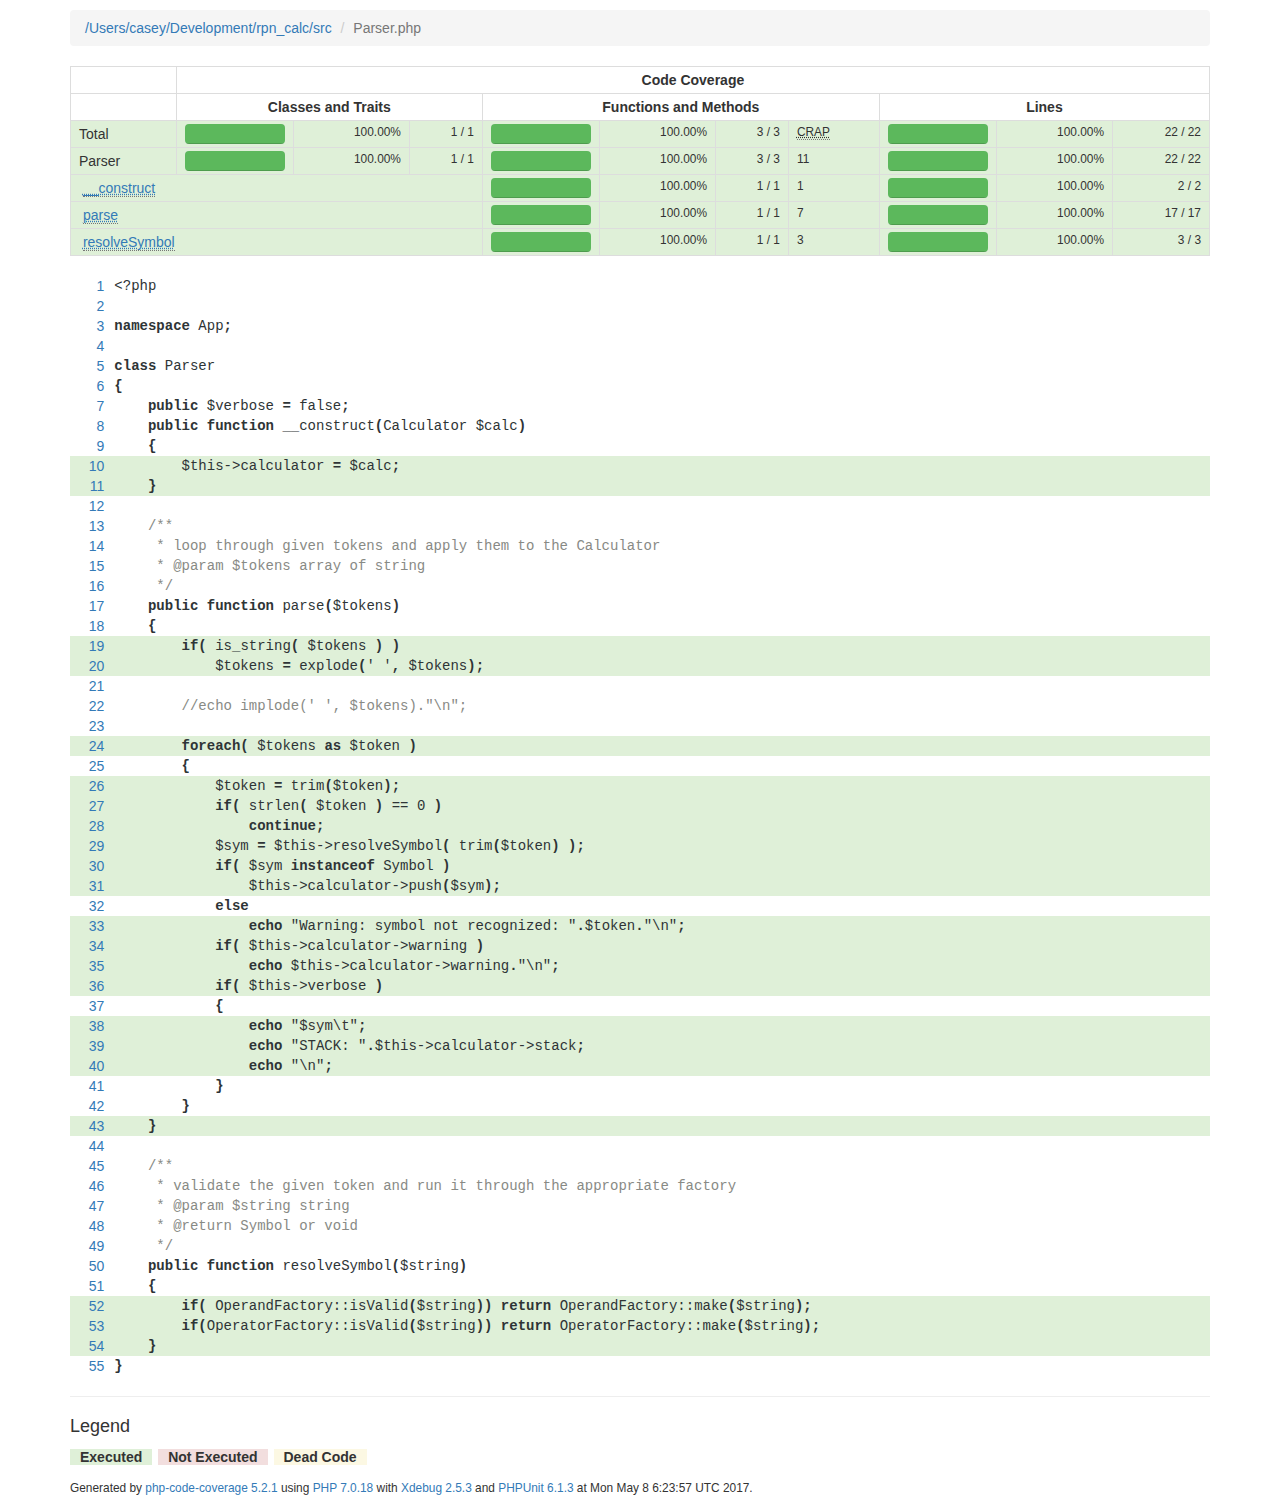
<file: coverage/Parser.php.html>
<!DOCTYPE html>
<html lang="en">
 <head>
  <meta charset="UTF-8">
  <title>Code Coverage for /Users/casey/Development/rpn_calc/src/Parser.php</title>
  <meta name="viewport" content="width=device-width, initial-scale=1.0">
  <link href=".css/bootstrap.min.css" rel="stylesheet">
  <link href=".css/style.css" rel="stylesheet">
  <!--[if lt IE 9]>
  <script src=".js/html5shiv.min.js"></script>
  <script src=".js/respond.min.js"></script>
  <![endif]-->
 </head>
 <body>
  <header>
   <div class="container">
    <div class="row">
     <div class="col-md-12">
      <ol class="breadcrumb">
        <li><a href="index.html">/Users/casey/Development/rpn_calc/src</a></li>
        <li class="active">Parser.php</li>

      </ol>
     </div>
    </div>
   </div>
  </header>
  <div class="container">
   <table class="table table-bordered">
    <thead>
     <tr>
      <td>&nbsp;</td>
      <td colspan="10"><div align="center"><strong>Code Coverage</strong></div></td>
     </tr>
     <tr>
      <td>&nbsp;</td>
      <td colspan="3"><div align="center"><strong>Classes and Traits</strong></div></td>
      <td colspan="4"><div align="center"><strong>Functions and Methods</strong></div></td>
      <td colspan="3"><div align="center"><strong>Lines</strong></div></td>
     </tr>
    </thead>
    <tbody>
     <tr>
      <td class="success">Total</td>
      <td class="success big">       <div class="progress">
         <div class="progress-bar progress-bar-success" role="progressbar" aria-valuenow="100.00" aria-valuemin="0" aria-valuemax="100" style="width: 100.00%">
           <span class="sr-only">100.00% covered (success)</span>
         </div>
       </div>
</td>
      <td class="success small"><div align="right">100.00%</div></td>
      <td class="success small"><div align="right">1&nbsp;/&nbsp;1</div></td>
      <td class="success big">       <div class="progress">
         <div class="progress-bar progress-bar-success" role="progressbar" aria-valuenow="100.00" aria-valuemin="0" aria-valuemax="100" style="width: 100.00%">
           <span class="sr-only">100.00% covered (success)</span>
         </div>
       </div>
</td>
      <td class="success small"><div align="right">100.00%</div></td>
      <td class="success small"><div align="right">3&nbsp;/&nbsp;3</div></td>
      <td class="success small"><abbr title="Change Risk Anti-Patterns (CRAP) Index">CRAP</abbr></td>
      <td class="success big">       <div class="progress">
         <div class="progress-bar progress-bar-success" role="progressbar" aria-valuenow="100.00" aria-valuemin="0" aria-valuemax="100" style="width: 100.00%">
           <span class="sr-only">100.00% covered (success)</span>
         </div>
       </div>
</td>
      <td class="success small"><div align="right">100.00%</div></td>
      <td class="success small"><div align="right">22&nbsp;/&nbsp;22</div></td>
     </tr>

     <tr>
      <td class="success">Parser</td>
      <td class="success big">       <div class="progress">
         <div class="progress-bar progress-bar-success" role="progressbar" aria-valuenow="100.00" aria-valuemin="0" aria-valuemax="100" style="width: 100.00%">
           <span class="sr-only">100.00% covered (success)</span>
         </div>
       </div>
</td>
      <td class="success small"><div align="right">100.00%</div></td>
      <td class="success small"><div align="right">1&nbsp;/&nbsp;1</div></td>
      <td class="success big">       <div class="progress">
         <div class="progress-bar progress-bar-success" role="progressbar" aria-valuenow="100.00" aria-valuemin="0" aria-valuemax="100" style="width: 100.00%">
           <span class="sr-only">100.00% covered (success)</span>
         </div>
       </div>
</td>
      <td class="success small"><div align="right">100.00%</div></td>
      <td class="success small"><div align="right">3&nbsp;/&nbsp;3</div></td>
      <td class="success small">11</td>
      <td class="success big">       <div class="progress">
         <div class="progress-bar progress-bar-success" role="progressbar" aria-valuenow="100.00" aria-valuemin="0" aria-valuemax="100" style="width: 100.00%">
           <span class="sr-only">100.00% covered (success)</span>
         </div>
       </div>
</td>
      <td class="success small"><div align="right">100.00%</div></td>
      <td class="success small"><div align="right">22&nbsp;/&nbsp;22</div></td>
     </tr>

     <tr>
      <td class="success" colspan="4">&nbsp;<a href="#8"><abbr title="__construct(Calculator $calc)">__construct</abbr></a></td>
      <td class="success big">       <div class="progress">
         <div class="progress-bar progress-bar-success" role="progressbar" aria-valuenow="100.00" aria-valuemin="0" aria-valuemax="100" style="width: 100.00%">
           <span class="sr-only">100.00% covered (success)</span>
         </div>
       </div>
</td>
      <td class="success small"><div align="right">100.00%</div></td>
      <td class="success small"><div align="right">1&nbsp;/&nbsp;1</div></td>
      <td class="success small">1</td>
      <td class="success big">       <div class="progress">
         <div class="progress-bar progress-bar-success" role="progressbar" aria-valuenow="100.00" aria-valuemin="0" aria-valuemax="100" style="width: 100.00%">
           <span class="sr-only">100.00% covered (success)</span>
         </div>
       </div>
</td>
      <td class="success small"><div align="right">100.00%</div></td>
      <td class="success small"><div align="right">2&nbsp;/&nbsp;2</div></td>
     </tr>

     <tr>
      <td class="success" colspan="4">&nbsp;<a href="#17"><abbr title="parse($tokens)">parse</abbr></a></td>
      <td class="success big">       <div class="progress">
         <div class="progress-bar progress-bar-success" role="progressbar" aria-valuenow="100.00" aria-valuemin="0" aria-valuemax="100" style="width: 100.00%">
           <span class="sr-only">100.00% covered (success)</span>
         </div>
       </div>
</td>
      <td class="success small"><div align="right">100.00%</div></td>
      <td class="success small"><div align="right">1&nbsp;/&nbsp;1</div></td>
      <td class="success small">7</td>
      <td class="success big">       <div class="progress">
         <div class="progress-bar progress-bar-success" role="progressbar" aria-valuenow="100.00" aria-valuemin="0" aria-valuemax="100" style="width: 100.00%">
           <span class="sr-only">100.00% covered (success)</span>
         </div>
       </div>
</td>
      <td class="success small"><div align="right">100.00%</div></td>
      <td class="success small"><div align="right">17&nbsp;/&nbsp;17</div></td>
     </tr>

     <tr>
      <td class="success" colspan="4">&nbsp;<a href="#50"><abbr title="resolveSymbol($string)">resolveSymbol</abbr></a></td>
      <td class="success big">       <div class="progress">
         <div class="progress-bar progress-bar-success" role="progressbar" aria-valuenow="100.00" aria-valuemin="0" aria-valuemax="100" style="width: 100.00%">
           <span class="sr-only">100.00% covered (success)</span>
         </div>
       </div>
</td>
      <td class="success small"><div align="right">100.00%</div></td>
      <td class="success small"><div align="right">1&nbsp;/&nbsp;1</div></td>
      <td class="success small">3</td>
      <td class="success big">       <div class="progress">
         <div class="progress-bar progress-bar-success" role="progressbar" aria-valuenow="100.00" aria-valuemin="0" aria-valuemax="100" style="width: 100.00%">
           <span class="sr-only">100.00% covered (success)</span>
         </div>
       </div>
</td>
      <td class="success small"><div align="right">100.00%</div></td>
      <td class="success small"><div align="right">3&nbsp;/&nbsp;3</div></td>
     </tr>


    </tbody>
   </table>
   <table id="code" class="table table-borderless table-condensed">
    <tbody>
     <tr><td><div align="right"><a name="1"></a><a href="#1">1</a></div></td><td class="codeLine"><span class="default">&lt;?php</span></td></tr>
     <tr><td><div align="right"><a name="2"></a><a href="#2">2</a></div></td><td class="codeLine"></td></tr>
     <tr><td><div align="right"><a name="3"></a><a href="#3">3</a></div></td><td class="codeLine"><span class="keyword">namespace</span><span class="default">&nbsp;</span><span class="default">App</span><span class="keyword">;</span></td></tr>
     <tr><td><div align="right"><a name="4"></a><a href="#4">4</a></div></td><td class="codeLine"></td></tr>
     <tr><td><div align="right"><a name="5"></a><a href="#5">5</a></div></td><td class="codeLine"><span class="keyword">class</span><span class="default">&nbsp;</span><span class="default">Parser</span></td></tr>
     <tr><td><div align="right"><a name="6"></a><a href="#6">6</a></div></td><td class="codeLine"><span class="keyword">{</span></td></tr>
     <tr><td><div align="right"><a name="7"></a><a href="#7">7</a></div></td><td class="codeLine"><span class="default">&nbsp;&nbsp;&nbsp;&nbsp;</span><span class="keyword">public</span><span class="default">&nbsp;</span><span class="default">$verbose</span><span class="default">&nbsp;</span><span class="keyword">=</span><span class="default">&nbsp;</span><span class="default">false</span><span class="keyword">;</span></td></tr>
     <tr><td><div align="right"><a name="8"></a><a href="#8">8</a></div></td><td class="codeLine"><span class="default">&nbsp;&nbsp;&nbsp;&nbsp;</span><span class="keyword">public</span><span class="default">&nbsp;</span><span class="keyword">function</span><span class="default">&nbsp;</span><span class="default">__construct</span><span class="keyword">(</span><span class="default">Calculator</span><span class="default">&nbsp;</span><span class="default">$calc</span><span class="keyword">)</span></td></tr>
     <tr><td><div align="right"><a name="9"></a><a href="#9">9</a></div></td><td class="codeLine"><span class="default">&nbsp;&nbsp;&nbsp;&nbsp;</span><span class="keyword">{</span></td></tr>
     <tr class="covered-by-large-tests popin" data-title="1 test covers line 10" data-content="&lt;ul&gt;&lt;li class=&quot;covered-by-large-tests&quot;&gt;CalculatorTest::testParser&lt;/li&gt;&lt;/ul&gt;" data-placement="bottom" data-html="true"><td><div align="right"><a name="10"></a><a href="#10">10</a></div></td><td class="codeLine"><span class="default">&nbsp;&nbsp;&nbsp;&nbsp;&nbsp;&nbsp;&nbsp;&nbsp;</span><span class="default">$this</span><span class="default">-&gt;</span><span class="default">calculator</span><span class="default">&nbsp;</span><span class="keyword">=</span><span class="default">&nbsp;</span><span class="default">$calc</span><span class="keyword">;</span></td></tr>
     <tr class="covered-by-large-tests popin" data-title="1 test covers line 11" data-content="&lt;ul&gt;&lt;li class=&quot;covered-by-large-tests&quot;&gt;CalculatorTest::testParser&lt;/li&gt;&lt;/ul&gt;" data-placement="bottom" data-html="true"><td><div align="right"><a name="11"></a><a href="#11">11</a></div></td><td class="codeLine"><span class="default">&nbsp;&nbsp;&nbsp;&nbsp;</span><span class="keyword">}</span></td></tr>
     <tr><td><div align="right"><a name="12"></a><a href="#12">12</a></div></td><td class="codeLine"></td></tr>
     <tr><td><div align="right"><a name="13"></a><a href="#13">13</a></div></td><td class="codeLine"><span class="default">&nbsp;&nbsp;&nbsp;&nbsp;</span><span class="comment">/**</span></td></tr>
     <tr><td><div align="right"><a name="14"></a><a href="#14">14</a></div></td><td class="codeLine"><span class="comment">&nbsp;&nbsp;&nbsp;&nbsp;&nbsp;*&nbsp;loop&nbsp;through&nbsp;given&nbsp;tokens&nbsp;and&nbsp;apply&nbsp;them&nbsp;to&nbsp;the&nbsp;Calculator</span></td></tr>
     <tr><td><div align="right"><a name="15"></a><a href="#15">15</a></div></td><td class="codeLine"><span class="comment">&nbsp;&nbsp;&nbsp;&nbsp;&nbsp;*&nbsp;@param&nbsp;$tokens&nbsp;array&nbsp;of&nbsp;string</span></td></tr>
     <tr><td><div align="right"><a name="16"></a><a href="#16">16</a></div></td><td class="codeLine"><span class="comment">&nbsp;&nbsp;&nbsp;&nbsp;&nbsp;*/</span></td></tr>
     <tr><td><div align="right"><a name="17"></a><a href="#17">17</a></div></td><td class="codeLine"><span class="default">&nbsp;&nbsp;&nbsp;&nbsp;</span><span class="keyword">public</span><span class="default">&nbsp;</span><span class="keyword">function</span><span class="default">&nbsp;</span><span class="default">parse</span><span class="keyword">(</span><span class="default">$tokens</span><span class="keyword">)</span></td></tr>
     <tr><td><div align="right"><a name="18"></a><a href="#18">18</a></div></td><td class="codeLine"><span class="default">&nbsp;&nbsp;&nbsp;&nbsp;</span><span class="keyword">{</span></td></tr>
     <tr class="covered-by-large-tests popin" data-title="1 test covers line 19" data-content="&lt;ul&gt;&lt;li class=&quot;covered-by-large-tests&quot;&gt;CalculatorTest::testParser&lt;/li&gt;&lt;/ul&gt;" data-placement="bottom" data-html="true"><td><div align="right"><a name="19"></a><a href="#19">19</a></div></td><td class="codeLine"><span class="default">&nbsp;&nbsp;&nbsp;&nbsp;&nbsp;&nbsp;&nbsp;&nbsp;</span><span class="keyword">if</span><span class="keyword">(</span><span class="default">&nbsp;</span><span class="default">is_string</span><span class="keyword">(</span><span class="default">&nbsp;</span><span class="default">$tokens</span><span class="default">&nbsp;</span><span class="keyword">)</span><span class="default">&nbsp;</span><span class="keyword">)</span></td></tr>
     <tr class="covered-by-large-tests popin" data-title="1 test covers line 20" data-content="&lt;ul&gt;&lt;li class=&quot;covered-by-large-tests&quot;&gt;CalculatorTest::testParser&lt;/li&gt;&lt;/ul&gt;" data-placement="bottom" data-html="true"><td><div align="right"><a name="20"></a><a href="#20">20</a></div></td><td class="codeLine"><span class="default">&nbsp;&nbsp;&nbsp;&nbsp;&nbsp;&nbsp;&nbsp;&nbsp;&nbsp;&nbsp;&nbsp;&nbsp;</span><span class="default">$tokens</span><span class="default">&nbsp;</span><span class="keyword">=</span><span class="default">&nbsp;</span><span class="default">explode</span><span class="keyword">(</span><span class="default">'&nbsp;'</span><span class="keyword">,</span><span class="default">&nbsp;</span><span class="default">$tokens</span><span class="keyword">)</span><span class="keyword">;</span></td></tr>
     <tr><td><div align="right"><a name="21"></a><a href="#21">21</a></div></td><td class="codeLine"></td></tr>
     <tr><td><div align="right"><a name="22"></a><a href="#22">22</a></div></td><td class="codeLine"><span class="default">&nbsp;&nbsp;&nbsp;&nbsp;&nbsp;&nbsp;&nbsp;&nbsp;</span><span class="comment">//echo&nbsp;implode('&nbsp;',&nbsp;$tokens).&quot;\n&quot;;</span></td></tr>
     <tr><td><div align="right"><a name="23"></a><a href="#23">23</a></div></td><td class="codeLine"></td></tr>
     <tr class="covered-by-large-tests popin" data-title="1 test covers line 24" data-content="&lt;ul&gt;&lt;li class=&quot;covered-by-large-tests&quot;&gt;CalculatorTest::testParser&lt;/li&gt;&lt;/ul&gt;" data-placement="bottom" data-html="true"><td><div align="right"><a name="24"></a><a href="#24">24</a></div></td><td class="codeLine"><span class="default">&nbsp;&nbsp;&nbsp;&nbsp;&nbsp;&nbsp;&nbsp;&nbsp;</span><span class="keyword">foreach</span><span class="keyword">(</span><span class="default">&nbsp;</span><span class="default">$tokens</span><span class="default">&nbsp;</span><span class="keyword">as</span><span class="default">&nbsp;</span><span class="default">$token</span><span class="default">&nbsp;</span><span class="keyword">)</span></td></tr>
     <tr><td><div align="right"><a name="25"></a><a href="#25">25</a></div></td><td class="codeLine"><span class="default">&nbsp;&nbsp;&nbsp;&nbsp;&nbsp;&nbsp;&nbsp;&nbsp;</span><span class="keyword">{</span></td></tr>
     <tr class="covered-by-large-tests popin" data-title="1 test covers line 26" data-content="&lt;ul&gt;&lt;li class=&quot;covered-by-large-tests&quot;&gt;CalculatorTest::testParser&lt;/li&gt;&lt;/ul&gt;" data-placement="bottom" data-html="true"><td><div align="right"><a name="26"></a><a href="#26">26</a></div></td><td class="codeLine"><span class="default">&nbsp;&nbsp;&nbsp;&nbsp;&nbsp;&nbsp;&nbsp;&nbsp;&nbsp;&nbsp;&nbsp;&nbsp;</span><span class="default">$token</span><span class="default">&nbsp;</span><span class="keyword">=</span><span class="default">&nbsp;</span><span class="default">trim</span><span class="keyword">(</span><span class="default">$token</span><span class="keyword">)</span><span class="keyword">;</span></td></tr>
     <tr class="covered-by-large-tests popin" data-title="1 test covers line 27" data-content="&lt;ul&gt;&lt;li class=&quot;covered-by-large-tests&quot;&gt;CalculatorTest::testParser&lt;/li&gt;&lt;/ul&gt;" data-placement="bottom" data-html="true"><td><div align="right"><a name="27"></a><a href="#27">27</a></div></td><td class="codeLine"><span class="default">&nbsp;&nbsp;&nbsp;&nbsp;&nbsp;&nbsp;&nbsp;&nbsp;&nbsp;&nbsp;&nbsp;&nbsp;</span><span class="keyword">if</span><span class="keyword">(</span><span class="default">&nbsp;</span><span class="default">strlen</span><span class="keyword">(</span><span class="default">&nbsp;</span><span class="default">$token</span><span class="default">&nbsp;</span><span class="keyword">)</span><span class="default">&nbsp;</span><span class="default">==</span><span class="default">&nbsp;</span><span class="default">0</span><span class="default">&nbsp;</span><span class="keyword">)</span></td></tr>
     <tr class="covered-by-large-tests popin" data-title="1 test covers line 28" data-content="&lt;ul&gt;&lt;li class=&quot;covered-by-large-tests&quot;&gt;CalculatorTest::testParser&lt;/li&gt;&lt;/ul&gt;" data-placement="bottom" data-html="true"><td><div align="right"><a name="28"></a><a href="#28">28</a></div></td><td class="codeLine"><span class="default">&nbsp;&nbsp;&nbsp;&nbsp;&nbsp;&nbsp;&nbsp;&nbsp;&nbsp;&nbsp;&nbsp;&nbsp;&nbsp;&nbsp;&nbsp;&nbsp;</span><span class="keyword">continue</span><span class="keyword">;</span></td></tr>
     <tr class="covered-by-large-tests popin" data-title="1 test covers line 29" data-content="&lt;ul&gt;&lt;li class=&quot;covered-by-large-tests&quot;&gt;CalculatorTest::testParser&lt;/li&gt;&lt;/ul&gt;" data-placement="bottom" data-html="true"><td><div align="right"><a name="29"></a><a href="#29">29</a></div></td><td class="codeLine"><span class="default">&nbsp;&nbsp;&nbsp;&nbsp;&nbsp;&nbsp;&nbsp;&nbsp;&nbsp;&nbsp;&nbsp;&nbsp;</span><span class="default">$sym</span><span class="default">&nbsp;</span><span class="keyword">=</span><span class="default">&nbsp;</span><span class="default">$this</span><span class="default">-&gt;</span><span class="default">resolveSymbol</span><span class="keyword">(</span><span class="default">&nbsp;</span><span class="default">trim</span><span class="keyword">(</span><span class="default">$token</span><span class="keyword">)</span><span class="default">&nbsp;</span><span class="keyword">)</span><span class="keyword">;</span></td></tr>
     <tr class="covered-by-large-tests popin" data-title="1 test covers line 30" data-content="&lt;ul&gt;&lt;li class=&quot;covered-by-large-tests&quot;&gt;CalculatorTest::testParser&lt;/li&gt;&lt;/ul&gt;" data-placement="bottom" data-html="true"><td><div align="right"><a name="30"></a><a href="#30">30</a></div></td><td class="codeLine"><span class="default">&nbsp;&nbsp;&nbsp;&nbsp;&nbsp;&nbsp;&nbsp;&nbsp;&nbsp;&nbsp;&nbsp;&nbsp;</span><span class="keyword">if</span><span class="keyword">(</span><span class="default">&nbsp;</span><span class="default">$sym</span><span class="default">&nbsp;</span><span class="keyword">instanceof</span><span class="default">&nbsp;</span><span class="default">Symbol</span><span class="default">&nbsp;</span><span class="keyword">)</span></td></tr>
     <tr class="covered-by-large-tests popin" data-title="1 test covers line 31" data-content="&lt;ul&gt;&lt;li class=&quot;covered-by-large-tests&quot;&gt;CalculatorTest::testParser&lt;/li&gt;&lt;/ul&gt;" data-placement="bottom" data-html="true"><td><div align="right"><a name="31"></a><a href="#31">31</a></div></td><td class="codeLine"><span class="default">&nbsp;&nbsp;&nbsp;&nbsp;&nbsp;&nbsp;&nbsp;&nbsp;&nbsp;&nbsp;&nbsp;&nbsp;&nbsp;&nbsp;&nbsp;&nbsp;</span><span class="default">$this</span><span class="default">-&gt;</span><span class="default">calculator</span><span class="default">-&gt;</span><span class="default">push</span><span class="keyword">(</span><span class="default">$sym</span><span class="keyword">)</span><span class="keyword">;</span></td></tr>
     <tr><td><div align="right"><a name="32"></a><a href="#32">32</a></div></td><td class="codeLine"><span class="default">&nbsp;&nbsp;&nbsp;&nbsp;&nbsp;&nbsp;&nbsp;&nbsp;&nbsp;&nbsp;&nbsp;&nbsp;</span><span class="keyword">else</span></td></tr>
     <tr class="covered-by-large-tests popin" data-title="1 test covers line 33" data-content="&lt;ul&gt;&lt;li class=&quot;covered-by-large-tests&quot;&gt;CalculatorTest::testParser&lt;/li&gt;&lt;/ul&gt;" data-placement="bottom" data-html="true"><td><div align="right"><a name="33"></a><a href="#33">33</a></div></td><td class="codeLine"><span class="default">&nbsp;&nbsp;&nbsp;&nbsp;&nbsp;&nbsp;&nbsp;&nbsp;&nbsp;&nbsp;&nbsp;&nbsp;&nbsp;&nbsp;&nbsp;&nbsp;</span><span class="keyword">echo</span><span class="default">&nbsp;</span><span class="default">&quot;Warning:&nbsp;symbol&nbsp;not&nbsp;recognized:&nbsp;&quot;</span><span class="keyword">.</span><span class="default">$token</span><span class="keyword">.</span><span class="default">&quot;\n&quot;</span><span class="keyword">;</span></td></tr>
     <tr class="covered-by-large-tests popin" data-title="1 test covers line 34" data-content="&lt;ul&gt;&lt;li class=&quot;covered-by-large-tests&quot;&gt;CalculatorTest::testParser&lt;/li&gt;&lt;/ul&gt;" data-placement="bottom" data-html="true"><td><div align="right"><a name="34"></a><a href="#34">34</a></div></td><td class="codeLine"><span class="default">&nbsp;&nbsp;&nbsp;&nbsp;&nbsp;&nbsp;&nbsp;&nbsp;&nbsp;&nbsp;&nbsp;&nbsp;</span><span class="keyword">if</span><span class="keyword">(</span><span class="default">&nbsp;</span><span class="default">$this</span><span class="default">-&gt;</span><span class="default">calculator</span><span class="default">-&gt;</span><span class="default">warning</span><span class="default">&nbsp;</span><span class="keyword">)</span></td></tr>
     <tr class="covered-by-large-tests popin" data-title="1 test covers line 35" data-content="&lt;ul&gt;&lt;li class=&quot;covered-by-large-tests&quot;&gt;CalculatorTest::testParser&lt;/li&gt;&lt;/ul&gt;" data-placement="bottom" data-html="true"><td><div align="right"><a name="35"></a><a href="#35">35</a></div></td><td class="codeLine"><span class="default">&nbsp;&nbsp;&nbsp;&nbsp;&nbsp;&nbsp;&nbsp;&nbsp;&nbsp;&nbsp;&nbsp;&nbsp;&nbsp;&nbsp;&nbsp;&nbsp;</span><span class="keyword">echo</span><span class="default">&nbsp;</span><span class="default">$this</span><span class="default">-&gt;</span><span class="default">calculator</span><span class="default">-&gt;</span><span class="default">warning</span><span class="keyword">.</span><span class="default">&quot;\n&quot;</span><span class="keyword">;</span></td></tr>
     <tr class="covered-by-large-tests popin" data-title="1 test covers line 36" data-content="&lt;ul&gt;&lt;li class=&quot;covered-by-large-tests&quot;&gt;CalculatorTest::testParser&lt;/li&gt;&lt;/ul&gt;" data-placement="bottom" data-html="true"><td><div align="right"><a name="36"></a><a href="#36">36</a></div></td><td class="codeLine"><span class="default">&nbsp;&nbsp;&nbsp;&nbsp;&nbsp;&nbsp;&nbsp;&nbsp;&nbsp;&nbsp;&nbsp;&nbsp;</span><span class="keyword">if</span><span class="keyword">(</span><span class="default">&nbsp;</span><span class="default">$this</span><span class="default">-&gt;</span><span class="default">verbose</span><span class="default">&nbsp;</span><span class="keyword">)</span></td></tr>
     <tr><td><div align="right"><a name="37"></a><a href="#37">37</a></div></td><td class="codeLine"><span class="default">&nbsp;&nbsp;&nbsp;&nbsp;&nbsp;&nbsp;&nbsp;&nbsp;&nbsp;&nbsp;&nbsp;&nbsp;</span><span class="keyword">{</span></td></tr>
     <tr class="covered-by-large-tests popin" data-title="1 test covers line 38" data-content="&lt;ul&gt;&lt;li class=&quot;covered-by-large-tests&quot;&gt;CalculatorTest::testParser&lt;/li&gt;&lt;/ul&gt;" data-placement="bottom" data-html="true"><td><div align="right"><a name="38"></a><a href="#38">38</a></div></td><td class="codeLine"><span class="default">&nbsp;&nbsp;&nbsp;&nbsp;&nbsp;&nbsp;&nbsp;&nbsp;&nbsp;&nbsp;&nbsp;&nbsp;&nbsp;&nbsp;&nbsp;&nbsp;</span><span class="keyword">echo</span><span class="default">&nbsp;</span><span class="string">&quot;</span><span class="string">$sym</span><span class="string">\t</span><span class="string">&quot;</span><span class="keyword">;</span></td></tr>
     <tr class="covered-by-large-tests popin" data-title="1 test covers line 39" data-content="&lt;ul&gt;&lt;li class=&quot;covered-by-large-tests&quot;&gt;CalculatorTest::testParser&lt;/li&gt;&lt;/ul&gt;" data-placement="bottom" data-html="true"><td><div align="right"><a name="39"></a><a href="#39">39</a></div></td><td class="codeLine"><span class="default">&nbsp;&nbsp;&nbsp;&nbsp;&nbsp;&nbsp;&nbsp;&nbsp;&nbsp;&nbsp;&nbsp;&nbsp;&nbsp;&nbsp;&nbsp;&nbsp;</span><span class="keyword">echo</span><span class="default">&nbsp;</span><span class="default">&quot;STACK:&nbsp;&quot;</span><span class="keyword">.</span><span class="default">$this</span><span class="default">-&gt;</span><span class="default">calculator</span><span class="default">-&gt;</span><span class="default">stack</span><span class="keyword">;</span></td></tr>
     <tr class="covered-by-large-tests popin" data-title="1 test covers line 40" data-content="&lt;ul&gt;&lt;li class=&quot;covered-by-large-tests&quot;&gt;CalculatorTest::testParser&lt;/li&gt;&lt;/ul&gt;" data-placement="bottom" data-html="true"><td><div align="right"><a name="40"></a><a href="#40">40</a></div></td><td class="codeLine"><span class="default">&nbsp;&nbsp;&nbsp;&nbsp;&nbsp;&nbsp;&nbsp;&nbsp;&nbsp;&nbsp;&nbsp;&nbsp;&nbsp;&nbsp;&nbsp;&nbsp;</span><span class="keyword">echo</span><span class="default">&nbsp;</span><span class="default">&quot;\n&quot;</span><span class="keyword">;</span></td></tr>
     <tr><td><div align="right"><a name="41"></a><a href="#41">41</a></div></td><td class="codeLine"><span class="default">&nbsp;&nbsp;&nbsp;&nbsp;&nbsp;&nbsp;&nbsp;&nbsp;&nbsp;&nbsp;&nbsp;&nbsp;</span><span class="keyword">}</span></td></tr>
     <tr><td><div align="right"><a name="42"></a><a href="#42">42</a></div></td><td class="codeLine"><span class="default">&nbsp;&nbsp;&nbsp;&nbsp;&nbsp;&nbsp;&nbsp;&nbsp;</span><span class="keyword">}</span></td></tr>
     <tr class="covered-by-large-tests popin" data-title="1 test covers line 43" data-content="&lt;ul&gt;&lt;li class=&quot;covered-by-large-tests&quot;&gt;CalculatorTest::testParser&lt;/li&gt;&lt;/ul&gt;" data-placement="bottom" data-html="true"><td><div align="right"><a name="43"></a><a href="#43">43</a></div></td><td class="codeLine"><span class="default">&nbsp;&nbsp;&nbsp;&nbsp;</span><span class="keyword">}</span></td></tr>
     <tr><td><div align="right"><a name="44"></a><a href="#44">44</a></div></td><td class="codeLine"></td></tr>
     <tr><td><div align="right"><a name="45"></a><a href="#45">45</a></div></td><td class="codeLine"><span class="default">&nbsp;&nbsp;&nbsp;&nbsp;</span><span class="comment">/**</span></td></tr>
     <tr><td><div align="right"><a name="46"></a><a href="#46">46</a></div></td><td class="codeLine"><span class="comment">&nbsp;&nbsp;&nbsp;&nbsp;&nbsp;*&nbsp;validate&nbsp;the&nbsp;given&nbsp;token&nbsp;and&nbsp;run&nbsp;it&nbsp;through&nbsp;the&nbsp;appropriate&nbsp;factory</span></td></tr>
     <tr><td><div align="right"><a name="47"></a><a href="#47">47</a></div></td><td class="codeLine"><span class="comment">&nbsp;&nbsp;&nbsp;&nbsp;&nbsp;*&nbsp;@param&nbsp;$string&nbsp;string</span></td></tr>
     <tr><td><div align="right"><a name="48"></a><a href="#48">48</a></div></td><td class="codeLine"><span class="comment">&nbsp;&nbsp;&nbsp;&nbsp;&nbsp;*&nbsp;@return&nbsp;Symbol&nbsp;or&nbsp;void</span></td></tr>
     <tr><td><div align="right"><a name="49"></a><a href="#49">49</a></div></td><td class="codeLine"><span class="comment">&nbsp;&nbsp;&nbsp;&nbsp;&nbsp;*/</span></td></tr>
     <tr><td><div align="right"><a name="50"></a><a href="#50">50</a></div></td><td class="codeLine"><span class="default">&nbsp;&nbsp;&nbsp;&nbsp;</span><span class="keyword">public</span><span class="default">&nbsp;</span><span class="keyword">function</span><span class="default">&nbsp;</span><span class="default">resolveSymbol</span><span class="keyword">(</span><span class="default">$string</span><span class="keyword">)</span></td></tr>
     <tr><td><div align="right"><a name="51"></a><a href="#51">51</a></div></td><td class="codeLine"><span class="default">&nbsp;&nbsp;&nbsp;&nbsp;</span><span class="keyword">{</span></td></tr>
     <tr class="covered-by-large-tests popin" data-title="1 test covers line 52" data-content="&lt;ul&gt;&lt;li class=&quot;covered-by-large-tests&quot;&gt;CalculatorTest::testParser&lt;/li&gt;&lt;/ul&gt;" data-placement="bottom" data-html="true"><td><div align="right"><a name="52"></a><a href="#52">52</a></div></td><td class="codeLine"><span class="default">&nbsp;&nbsp;&nbsp;&nbsp;&nbsp;&nbsp;&nbsp;&nbsp;</span><span class="keyword">if</span><span class="keyword">(</span><span class="default">&nbsp;</span><span class="default">OperandFactory</span><span class="default">::</span><span class="default">isValid</span><span class="keyword">(</span><span class="default">$string</span><span class="keyword">)</span><span class="keyword">)</span><span class="default">&nbsp;</span><span class="keyword">return</span><span class="default">&nbsp;</span><span class="default">OperandFactory</span><span class="default">::</span><span class="default">make</span><span class="keyword">(</span><span class="default">$string</span><span class="keyword">)</span><span class="keyword">;</span></td></tr>
     <tr class="covered-by-large-tests popin" data-title="1 test covers line 53" data-content="&lt;ul&gt;&lt;li class=&quot;covered-by-large-tests&quot;&gt;CalculatorTest::testParser&lt;/li&gt;&lt;/ul&gt;" data-placement="bottom" data-html="true"><td><div align="right"><a name="53"></a><a href="#53">53</a></div></td><td class="codeLine"><span class="default">&nbsp;&nbsp;&nbsp;&nbsp;&nbsp;&nbsp;&nbsp;&nbsp;</span><span class="keyword">if</span><span class="keyword">(</span><span class="default">OperatorFactory</span><span class="default">::</span><span class="default">isValid</span><span class="keyword">(</span><span class="default">$string</span><span class="keyword">)</span><span class="keyword">)</span><span class="default">&nbsp;</span><span class="keyword">return</span><span class="default">&nbsp;</span><span class="default">OperatorFactory</span><span class="default">::</span><span class="default">make</span><span class="keyword">(</span><span class="default">$string</span><span class="keyword">)</span><span class="keyword">;</span></td></tr>
     <tr class="covered-by-large-tests popin" data-title="1 test covers line 54" data-content="&lt;ul&gt;&lt;li class=&quot;covered-by-large-tests&quot;&gt;CalculatorTest::testParser&lt;/li&gt;&lt;/ul&gt;" data-placement="bottom" data-html="true"><td><div align="right"><a name="54"></a><a href="#54">54</a></div></td><td class="codeLine"><span class="default">&nbsp;&nbsp;&nbsp;&nbsp;</span><span class="keyword">}</span></td></tr>
     <tr><td><div align="right"><a name="55"></a><a href="#55">55</a></div></td><td class="codeLine"><span class="keyword">}</span></td></tr>

    </tbody>
   </table>
   <footer>
    <hr/>
    <h4>Legend</h4>
    <p>
     <span class="success"><strong>Executed</strong></span>
     <span class="danger"><strong>Not Executed</strong></span>
     <span class="warning"><strong>Dead Code</strong></span>
    </p>
    <p>
     <small>Generated by <a href="https://github.com/sebastianbergmann/php-code-coverage" target="_top">php-code-coverage 5.2.1</a> using <a href="https://secure.php.net/" target="_top">PHP 7.0.18</a> with <a href="https://xdebug.org/">Xdebug 2.5.3</a> and <a href="https://phpunit.de/">PHPUnit 6.1.3</a> at Mon May 8 6:23:57 UTC 2017.</small>
    </p>
    <a title="Back to the top" id="toplink" href="#"><span class="glyphicon glyphicon-arrow-up"></span></a>
   </footer>
  </div>
  <script src=".js/jquery.min.js" type="text/javascript"></script>
  <script src=".js/bootstrap.min.js" type="text/javascript"></script>
  <script src=".js/holder.min.js" type="text/javascript"></script>
  <script src=".js/file.js" type="text/javascript"></script>
 </body>
</html>
</file>
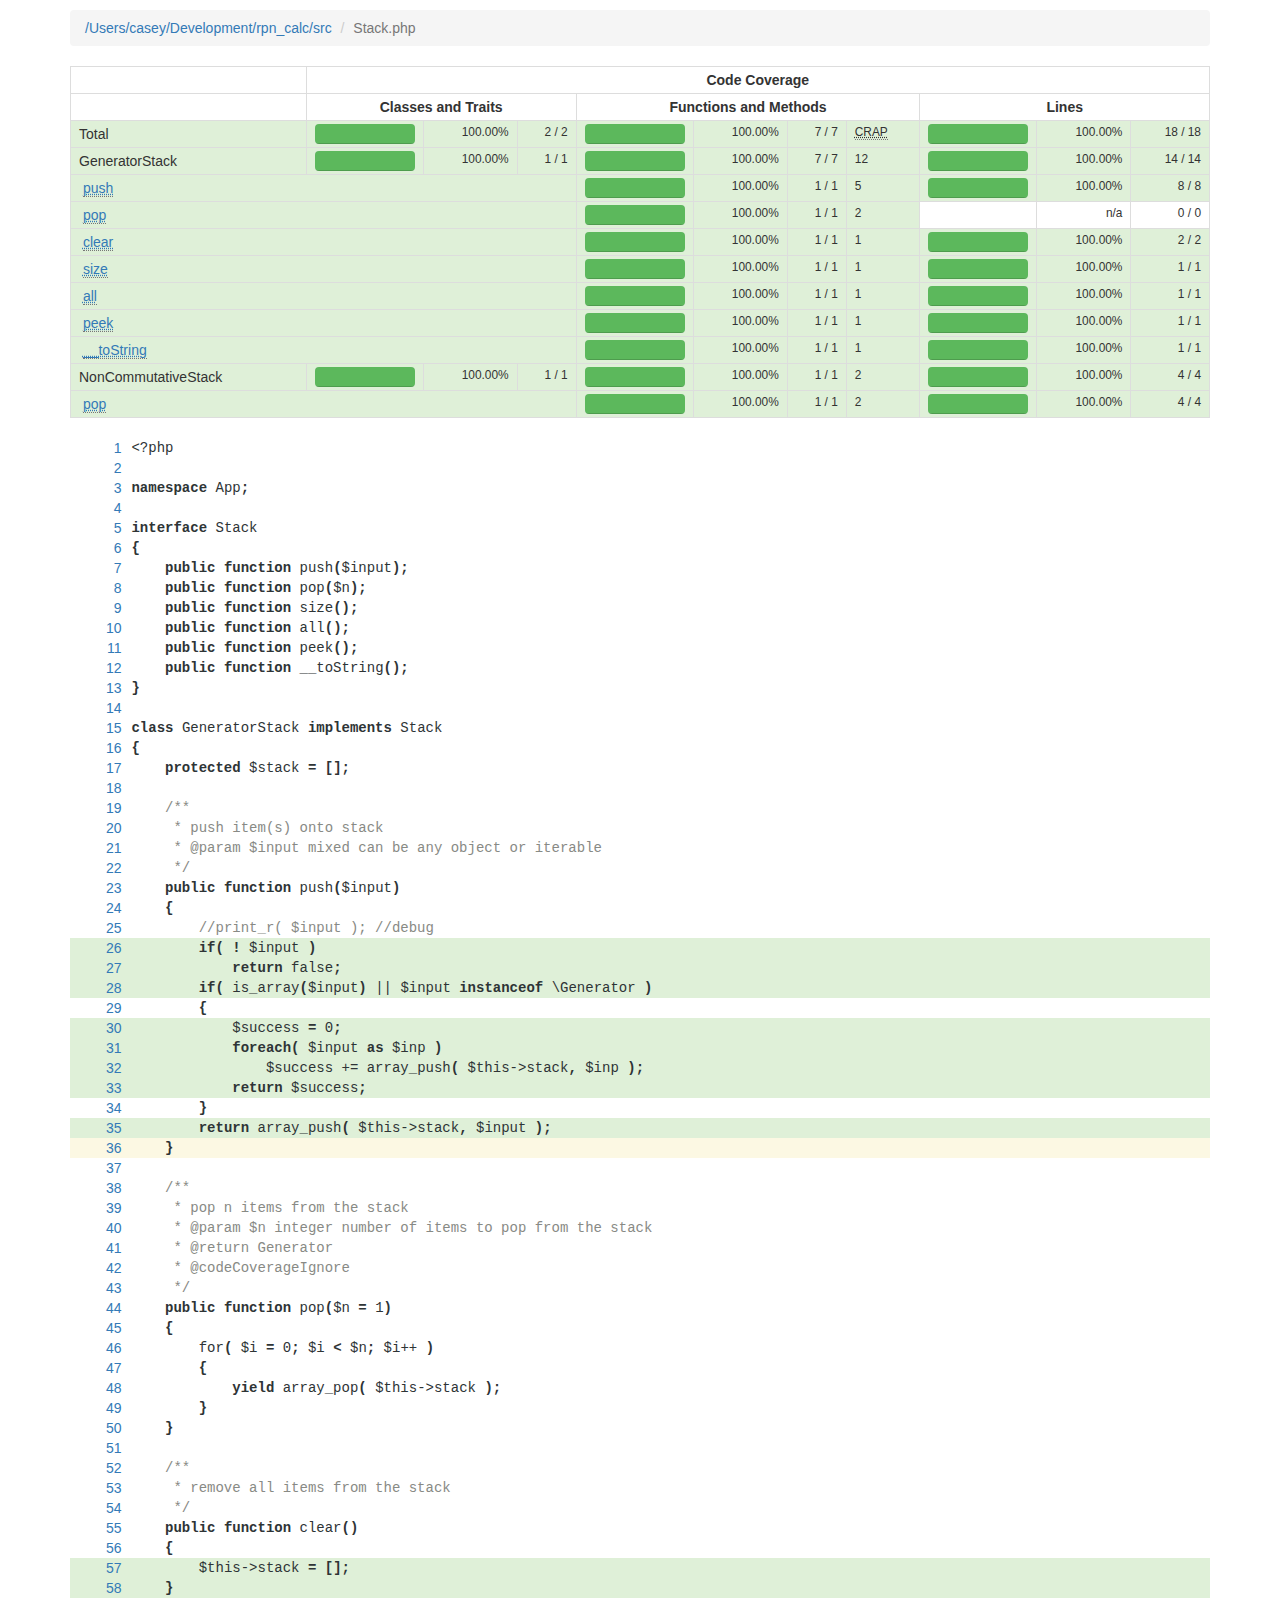
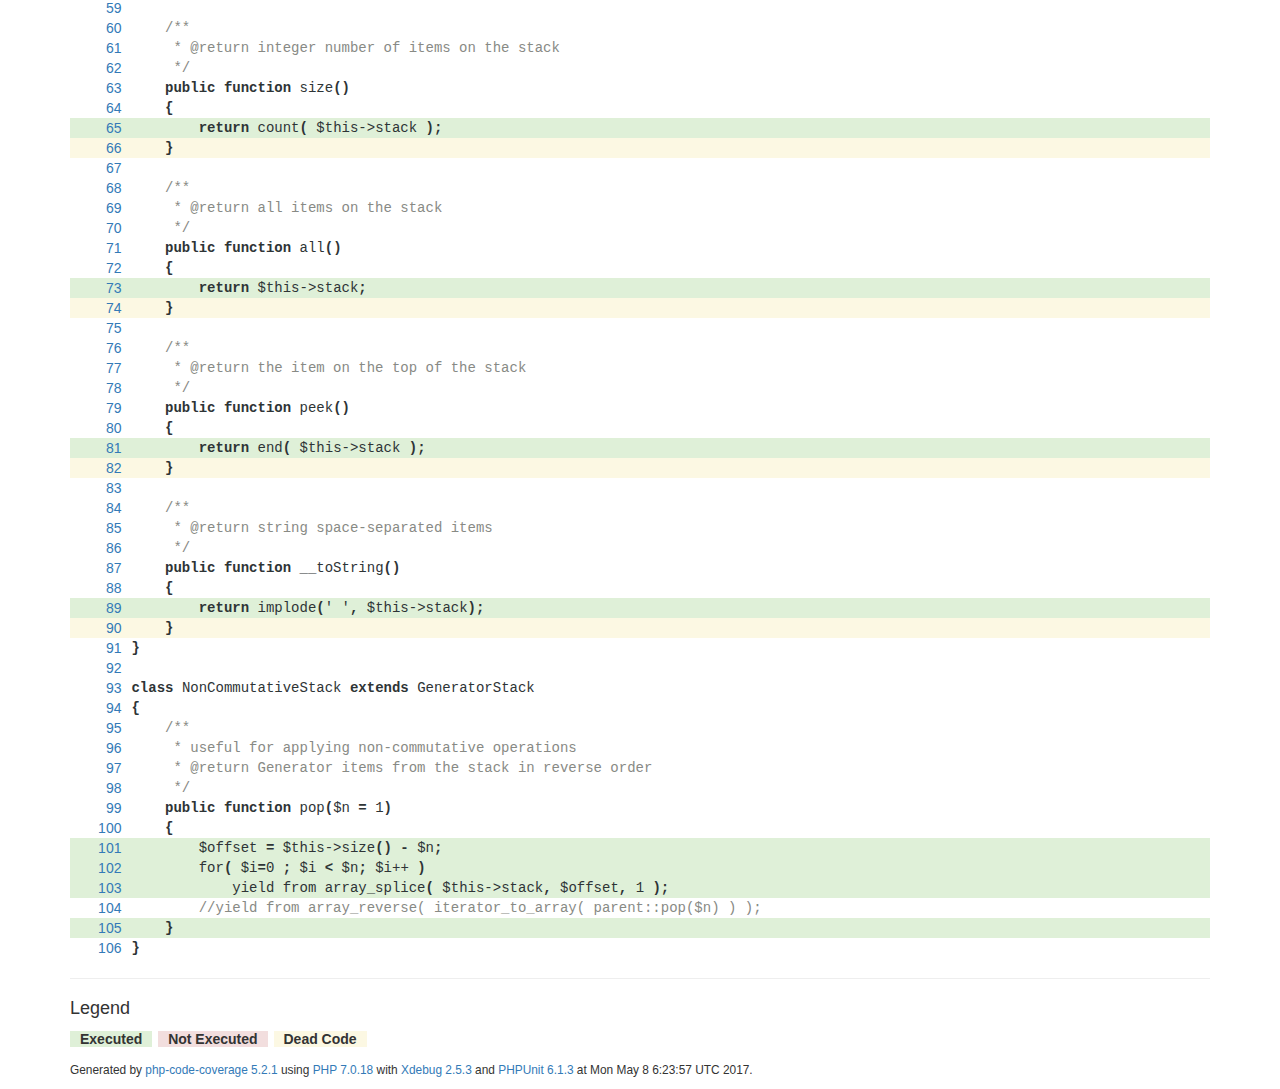
<file: coverage/Stack.php.html>
<!DOCTYPE html>
<html lang="en">
 <head>
  <meta charset="UTF-8">
  <title>Code Coverage for /Users/casey/Development/rpn_calc/src/Stack.php</title>
  <meta name="viewport" content="width=device-width, initial-scale=1.0">
  <link href=".css/bootstrap.min.css" rel="stylesheet">
  <link href=".css/style.css" rel="stylesheet">
  <!--[if lt IE 9]>
  <script src=".js/html5shiv.min.js"></script>
  <script src=".js/respond.min.js"></script>
  <![endif]-->
 </head>
 <body>
  <header>
   <div class="container">
    <div class="row">
     <div class="col-md-12">
      <ol class="breadcrumb">
        <li><a href="index.html">/Users/casey/Development/rpn_calc/src</a></li>
        <li class="active">Stack.php</li>

      </ol>
     </div>
    </div>
   </div>
  </header>
  <div class="container">
   <table class="table table-bordered">
    <thead>
     <tr>
      <td>&nbsp;</td>
      <td colspan="10"><div align="center"><strong>Code Coverage</strong></div></td>
     </tr>
     <tr>
      <td>&nbsp;</td>
      <td colspan="3"><div align="center"><strong>Classes and Traits</strong></div></td>
      <td colspan="4"><div align="center"><strong>Functions and Methods</strong></div></td>
      <td colspan="3"><div align="center"><strong>Lines</strong></div></td>
     </tr>
    </thead>
    <tbody>
     <tr>
      <td class="success">Total</td>
      <td class="success big">       <div class="progress">
         <div class="progress-bar progress-bar-success" role="progressbar" aria-valuenow="100.00" aria-valuemin="0" aria-valuemax="100" style="width: 100.00%">
           <span class="sr-only">100.00% covered (success)</span>
         </div>
       </div>
</td>
      <td class="success small"><div align="right">100.00%</div></td>
      <td class="success small"><div align="right">2&nbsp;/&nbsp;2</div></td>
      <td class="success big">       <div class="progress">
         <div class="progress-bar progress-bar-success" role="progressbar" aria-valuenow="100.00" aria-valuemin="0" aria-valuemax="100" style="width: 100.00%">
           <span class="sr-only">100.00% covered (success)</span>
         </div>
       </div>
</td>
      <td class="success small"><div align="right">100.00%</div></td>
      <td class="success small"><div align="right">7&nbsp;/&nbsp;7</div></td>
      <td class="success small"><abbr title="Change Risk Anti-Patterns (CRAP) Index">CRAP</abbr></td>
      <td class="success big">       <div class="progress">
         <div class="progress-bar progress-bar-success" role="progressbar" aria-valuenow="100.00" aria-valuemin="0" aria-valuemax="100" style="width: 100.00%">
           <span class="sr-only">100.00% covered (success)</span>
         </div>
       </div>
</td>
      <td class="success small"><div align="right">100.00%</div></td>
      <td class="success small"><div align="right">18&nbsp;/&nbsp;18</div></td>
     </tr>

     <tr>
      <td class="success">GeneratorStack</td>
      <td class="success big">       <div class="progress">
         <div class="progress-bar progress-bar-success" role="progressbar" aria-valuenow="100.00" aria-valuemin="0" aria-valuemax="100" style="width: 100.00%">
           <span class="sr-only">100.00% covered (success)</span>
         </div>
       </div>
</td>
      <td class="success small"><div align="right">100.00%</div></td>
      <td class="success small"><div align="right">1&nbsp;/&nbsp;1</div></td>
      <td class="success big">       <div class="progress">
         <div class="progress-bar progress-bar-success" role="progressbar" aria-valuenow="100.00" aria-valuemin="0" aria-valuemax="100" style="width: 100.00%">
           <span class="sr-only">100.00% covered (success)</span>
         </div>
       </div>
</td>
      <td class="success small"><div align="right">100.00%</div></td>
      <td class="success small"><div align="right">7&nbsp;/&nbsp;7</div></td>
      <td class="success small">12</td>
      <td class="success big">       <div class="progress">
         <div class="progress-bar progress-bar-success" role="progressbar" aria-valuenow="100.00" aria-valuemin="0" aria-valuemax="100" style="width: 100.00%">
           <span class="sr-only">100.00% covered (success)</span>
         </div>
       </div>
</td>
      <td class="success small"><div align="right">100.00%</div></td>
      <td class="success small"><div align="right">14&nbsp;/&nbsp;14</div></td>
     </tr>

     <tr>
      <td class="success" colspan="4">&nbsp;<a href="#23"><abbr title="push($input)">push</abbr></a></td>
      <td class="success big">       <div class="progress">
         <div class="progress-bar progress-bar-success" role="progressbar" aria-valuenow="100.00" aria-valuemin="0" aria-valuemax="100" style="width: 100.00%">
           <span class="sr-only">100.00% covered (success)</span>
         </div>
       </div>
</td>
      <td class="success small"><div align="right">100.00%</div></td>
      <td class="success small"><div align="right">1&nbsp;/&nbsp;1</div></td>
      <td class="success small">5</td>
      <td class="success big">       <div class="progress">
         <div class="progress-bar progress-bar-success" role="progressbar" aria-valuenow="100.00" aria-valuemin="0" aria-valuemax="100" style="width: 100.00%">
           <span class="sr-only">100.00% covered (success)</span>
         </div>
       </div>
</td>
      <td class="success small"><div align="right">100.00%</div></td>
      <td class="success small"><div align="right">8&nbsp;/&nbsp;8</div></td>
     </tr>

     <tr>
      <td class="success" colspan="4">&nbsp;<a href="#44"><abbr title="pop($n = 1)">pop</abbr></a></td>
      <td class="success big">       <div class="progress">
         <div class="progress-bar progress-bar-success" role="progressbar" aria-valuenow="100.00" aria-valuemin="0" aria-valuemax="100" style="width: 100.00%">
           <span class="sr-only">100.00% covered (success)</span>
         </div>
       </div>
</td>
      <td class="success small"><div align="right">100.00%</div></td>
      <td class="success small"><div align="right">1&nbsp;/&nbsp;1</div></td>
      <td class="success small">2</td>
      <td class=" big"></td>
      <td class=" small"><div align="right">n/a</div></td>
      <td class=" small"><div align="right">0&nbsp;/&nbsp;0</div></td>
     </tr>

     <tr>
      <td class="success" colspan="4">&nbsp;<a href="#55"><abbr title="clear()">clear</abbr></a></td>
      <td class="success big">       <div class="progress">
         <div class="progress-bar progress-bar-success" role="progressbar" aria-valuenow="100.00" aria-valuemin="0" aria-valuemax="100" style="width: 100.00%">
           <span class="sr-only">100.00% covered (success)</span>
         </div>
       </div>
</td>
      <td class="success small"><div align="right">100.00%</div></td>
      <td class="success small"><div align="right">1&nbsp;/&nbsp;1</div></td>
      <td class="success small">1</td>
      <td class="success big">       <div class="progress">
         <div class="progress-bar progress-bar-success" role="progressbar" aria-valuenow="100.00" aria-valuemin="0" aria-valuemax="100" style="width: 100.00%">
           <span class="sr-only">100.00% covered (success)</span>
         </div>
       </div>
</td>
      <td class="success small"><div align="right">100.00%</div></td>
      <td class="success small"><div align="right">2&nbsp;/&nbsp;2</div></td>
     </tr>

     <tr>
      <td class="success" colspan="4">&nbsp;<a href="#63"><abbr title="size()">size</abbr></a></td>
      <td class="success big">       <div class="progress">
         <div class="progress-bar progress-bar-success" role="progressbar" aria-valuenow="100.00" aria-valuemin="0" aria-valuemax="100" style="width: 100.00%">
           <span class="sr-only">100.00% covered (success)</span>
         </div>
       </div>
</td>
      <td class="success small"><div align="right">100.00%</div></td>
      <td class="success small"><div align="right">1&nbsp;/&nbsp;1</div></td>
      <td class="success small">1</td>
      <td class="success big">       <div class="progress">
         <div class="progress-bar progress-bar-success" role="progressbar" aria-valuenow="100.00" aria-valuemin="0" aria-valuemax="100" style="width: 100.00%">
           <span class="sr-only">100.00% covered (success)</span>
         </div>
       </div>
</td>
      <td class="success small"><div align="right">100.00%</div></td>
      <td class="success small"><div align="right">1&nbsp;/&nbsp;1</div></td>
     </tr>

     <tr>
      <td class="success" colspan="4">&nbsp;<a href="#71"><abbr title="all()">all</abbr></a></td>
      <td class="success big">       <div class="progress">
         <div class="progress-bar progress-bar-success" role="progressbar" aria-valuenow="100.00" aria-valuemin="0" aria-valuemax="100" style="width: 100.00%">
           <span class="sr-only">100.00% covered (success)</span>
         </div>
       </div>
</td>
      <td class="success small"><div align="right">100.00%</div></td>
      <td class="success small"><div align="right">1&nbsp;/&nbsp;1</div></td>
      <td class="success small">1</td>
      <td class="success big">       <div class="progress">
         <div class="progress-bar progress-bar-success" role="progressbar" aria-valuenow="100.00" aria-valuemin="0" aria-valuemax="100" style="width: 100.00%">
           <span class="sr-only">100.00% covered (success)</span>
         </div>
       </div>
</td>
      <td class="success small"><div align="right">100.00%</div></td>
      <td class="success small"><div align="right">1&nbsp;/&nbsp;1</div></td>
     </tr>

     <tr>
      <td class="success" colspan="4">&nbsp;<a href="#79"><abbr title="peek()">peek</abbr></a></td>
      <td class="success big">       <div class="progress">
         <div class="progress-bar progress-bar-success" role="progressbar" aria-valuenow="100.00" aria-valuemin="0" aria-valuemax="100" style="width: 100.00%">
           <span class="sr-only">100.00% covered (success)</span>
         </div>
       </div>
</td>
      <td class="success small"><div align="right">100.00%</div></td>
      <td class="success small"><div align="right">1&nbsp;/&nbsp;1</div></td>
      <td class="success small">1</td>
      <td class="success big">       <div class="progress">
         <div class="progress-bar progress-bar-success" role="progressbar" aria-valuenow="100.00" aria-valuemin="0" aria-valuemax="100" style="width: 100.00%">
           <span class="sr-only">100.00% covered (success)</span>
         </div>
       </div>
</td>
      <td class="success small"><div align="right">100.00%</div></td>
      <td class="success small"><div align="right">1&nbsp;/&nbsp;1</div></td>
     </tr>

     <tr>
      <td class="success" colspan="4">&nbsp;<a href="#87"><abbr title="__toString()">__toString</abbr></a></td>
      <td class="success big">       <div class="progress">
         <div class="progress-bar progress-bar-success" role="progressbar" aria-valuenow="100.00" aria-valuemin="0" aria-valuemax="100" style="width: 100.00%">
           <span class="sr-only">100.00% covered (success)</span>
         </div>
       </div>
</td>
      <td class="success small"><div align="right">100.00%</div></td>
      <td class="success small"><div align="right">1&nbsp;/&nbsp;1</div></td>
      <td class="success small">1</td>
      <td class="success big">       <div class="progress">
         <div class="progress-bar progress-bar-success" role="progressbar" aria-valuenow="100.00" aria-valuemin="0" aria-valuemax="100" style="width: 100.00%">
           <span class="sr-only">100.00% covered (success)</span>
         </div>
       </div>
</td>
      <td class="success small"><div align="right">100.00%</div></td>
      <td class="success small"><div align="right">1&nbsp;/&nbsp;1</div></td>
     </tr>

     <tr>
      <td class="success">NonCommutativeStack</td>
      <td class="success big">       <div class="progress">
         <div class="progress-bar progress-bar-success" role="progressbar" aria-valuenow="100.00" aria-valuemin="0" aria-valuemax="100" style="width: 100.00%">
           <span class="sr-only">100.00% covered (success)</span>
         </div>
       </div>
</td>
      <td class="success small"><div align="right">100.00%</div></td>
      <td class="success small"><div align="right">1&nbsp;/&nbsp;1</div></td>
      <td class="success big">       <div class="progress">
         <div class="progress-bar progress-bar-success" role="progressbar" aria-valuenow="100.00" aria-valuemin="0" aria-valuemax="100" style="width: 100.00%">
           <span class="sr-only">100.00% covered (success)</span>
         </div>
       </div>
</td>
      <td class="success small"><div align="right">100.00%</div></td>
      <td class="success small"><div align="right">1&nbsp;/&nbsp;1</div></td>
      <td class="success small">2</td>
      <td class="success big">       <div class="progress">
         <div class="progress-bar progress-bar-success" role="progressbar" aria-valuenow="100.00" aria-valuemin="0" aria-valuemax="100" style="width: 100.00%">
           <span class="sr-only">100.00% covered (success)</span>
         </div>
       </div>
</td>
      <td class="success small"><div align="right">100.00%</div></td>
      <td class="success small"><div align="right">4&nbsp;/&nbsp;4</div></td>
     </tr>

     <tr>
      <td class="success" colspan="4">&nbsp;<a href="#99"><abbr title="pop($n = 1)">pop</abbr></a></td>
      <td class="success big">       <div class="progress">
         <div class="progress-bar progress-bar-success" role="progressbar" aria-valuenow="100.00" aria-valuemin="0" aria-valuemax="100" style="width: 100.00%">
           <span class="sr-only">100.00% covered (success)</span>
         </div>
       </div>
</td>
      <td class="success small"><div align="right">100.00%</div></td>
      <td class="success small"><div align="right">1&nbsp;/&nbsp;1</div></td>
      <td class="success small">2</td>
      <td class="success big">       <div class="progress">
         <div class="progress-bar progress-bar-success" role="progressbar" aria-valuenow="100.00" aria-valuemin="0" aria-valuemax="100" style="width: 100.00%">
           <span class="sr-only">100.00% covered (success)</span>
         </div>
       </div>
</td>
      <td class="success small"><div align="right">100.00%</div></td>
      <td class="success small"><div align="right">4&nbsp;/&nbsp;4</div></td>
     </tr>


    </tbody>
   </table>
   <table id="code" class="table table-borderless table-condensed">
    <tbody>
     <tr><td><div align="right"><a name="1"></a><a href="#1">1</a></div></td><td class="codeLine"><span class="default">&lt;?php</span></td></tr>
     <tr><td><div align="right"><a name="2"></a><a href="#2">2</a></div></td><td class="codeLine"></td></tr>
     <tr><td><div align="right"><a name="3"></a><a href="#3">3</a></div></td><td class="codeLine"><span class="keyword">namespace</span><span class="default">&nbsp;</span><span class="default">App</span><span class="keyword">;</span></td></tr>
     <tr><td><div align="right"><a name="4"></a><a href="#4">4</a></div></td><td class="codeLine"></td></tr>
     <tr><td><div align="right"><a name="5"></a><a href="#5">5</a></div></td><td class="codeLine"><span class="keyword">interface</span><span class="default">&nbsp;</span><span class="default">Stack</span></td></tr>
     <tr><td><div align="right"><a name="6"></a><a href="#6">6</a></div></td><td class="codeLine"><span class="keyword">{</span></td></tr>
     <tr><td><div align="right"><a name="7"></a><a href="#7">7</a></div></td><td class="codeLine"><span class="default">&nbsp;&nbsp;&nbsp;&nbsp;</span><span class="keyword">public</span><span class="default">&nbsp;</span><span class="keyword">function</span><span class="default">&nbsp;</span><span class="default">push</span><span class="keyword">(</span><span class="default">$input</span><span class="keyword">)</span><span class="keyword">;</span></td></tr>
     <tr><td><div align="right"><a name="8"></a><a href="#8">8</a></div></td><td class="codeLine"><span class="default">&nbsp;&nbsp;&nbsp;&nbsp;</span><span class="keyword">public</span><span class="default">&nbsp;</span><span class="keyword">function</span><span class="default">&nbsp;</span><span class="default">pop</span><span class="keyword">(</span><span class="default">$n</span><span class="keyword">)</span><span class="keyword">;</span></td></tr>
     <tr><td><div align="right"><a name="9"></a><a href="#9">9</a></div></td><td class="codeLine"><span class="default">&nbsp;&nbsp;&nbsp;&nbsp;</span><span class="keyword">public</span><span class="default">&nbsp;</span><span class="keyword">function</span><span class="default">&nbsp;</span><span class="default">size</span><span class="keyword">(</span><span class="keyword">)</span><span class="keyword">;</span></td></tr>
     <tr><td><div align="right"><a name="10"></a><a href="#10">10</a></div></td><td class="codeLine"><span class="default">&nbsp;&nbsp;&nbsp;&nbsp;</span><span class="keyword">public</span><span class="default">&nbsp;</span><span class="keyword">function</span><span class="default">&nbsp;</span><span class="default">all</span><span class="keyword">(</span><span class="keyword">)</span><span class="keyword">;</span></td></tr>
     <tr><td><div align="right"><a name="11"></a><a href="#11">11</a></div></td><td class="codeLine"><span class="default">&nbsp;&nbsp;&nbsp;&nbsp;</span><span class="keyword">public</span><span class="default">&nbsp;</span><span class="keyword">function</span><span class="default">&nbsp;</span><span class="default">peek</span><span class="keyword">(</span><span class="keyword">)</span><span class="keyword">;</span></td></tr>
     <tr><td><div align="right"><a name="12"></a><a href="#12">12</a></div></td><td class="codeLine"><span class="default">&nbsp;&nbsp;&nbsp;&nbsp;</span><span class="keyword">public</span><span class="default">&nbsp;</span><span class="keyword">function</span><span class="default">&nbsp;</span><span class="default">__toString</span><span class="keyword">(</span><span class="keyword">)</span><span class="keyword">;</span></td></tr>
     <tr><td><div align="right"><a name="13"></a><a href="#13">13</a></div></td><td class="codeLine"><span class="keyword">}</span></td></tr>
     <tr><td><div align="right"><a name="14"></a><a href="#14">14</a></div></td><td class="codeLine"></td></tr>
     <tr><td><div align="right"><a name="15"></a><a href="#15">15</a></div></td><td class="codeLine"><span class="keyword">class</span><span class="default">&nbsp;</span><span class="default">GeneratorStack</span><span class="default">&nbsp;</span><span class="keyword">implements</span><span class="default">&nbsp;</span><span class="default">Stack</span></td></tr>
     <tr><td><div align="right"><a name="16"></a><a href="#16">16</a></div></td><td class="codeLine"><span class="keyword">{</span></td></tr>
     <tr><td><div align="right"><a name="17"></a><a href="#17">17</a></div></td><td class="codeLine"><span class="default">&nbsp;&nbsp;&nbsp;&nbsp;</span><span class="keyword">protected</span><span class="default">&nbsp;</span><span class="default">$stack</span><span class="default">&nbsp;</span><span class="keyword">=</span><span class="default">&nbsp;</span><span class="keyword">[</span><span class="keyword">]</span><span class="keyword">;</span></td></tr>
     <tr><td><div align="right"><a name="18"></a><a href="#18">18</a></div></td><td class="codeLine"></td></tr>
     <tr><td><div align="right"><a name="19"></a><a href="#19">19</a></div></td><td class="codeLine"><span class="default">&nbsp;&nbsp;&nbsp;&nbsp;</span><span class="comment">/**</span></td></tr>
     <tr><td><div align="right"><a name="20"></a><a href="#20">20</a></div></td><td class="codeLine"><span class="comment">&nbsp;&nbsp;&nbsp;&nbsp;&nbsp;*&nbsp;push&nbsp;item(s)&nbsp;onto&nbsp;stack</span></td></tr>
     <tr><td><div align="right"><a name="21"></a><a href="#21">21</a></div></td><td class="codeLine"><span class="comment">&nbsp;&nbsp;&nbsp;&nbsp;&nbsp;*&nbsp;@param&nbsp;$input&nbsp;mixed&nbsp;can&nbsp;be&nbsp;any&nbsp;object&nbsp;or&nbsp;iterable</span></td></tr>
     <tr><td><div align="right"><a name="22"></a><a href="#22">22</a></div></td><td class="codeLine"><span class="comment">&nbsp;&nbsp;&nbsp;&nbsp;&nbsp;*/</span></td></tr>
     <tr><td><div align="right"><a name="23"></a><a href="#23">23</a></div></td><td class="codeLine"><span class="default">&nbsp;&nbsp;&nbsp;&nbsp;</span><span class="keyword">public</span><span class="default">&nbsp;</span><span class="keyword">function</span><span class="default">&nbsp;</span><span class="default">push</span><span class="keyword">(</span><span class="default">$input</span><span class="keyword">)</span></td></tr>
     <tr><td><div align="right"><a name="24"></a><a href="#24">24</a></div></td><td class="codeLine"><span class="default">&nbsp;&nbsp;&nbsp;&nbsp;</span><span class="keyword">{</span></td></tr>
     <tr><td><div align="right"><a name="25"></a><a href="#25">25</a></div></td><td class="codeLine"><span class="default">&nbsp;&nbsp;&nbsp;&nbsp;&nbsp;&nbsp;&nbsp;&nbsp;</span><span class="comment">//print_r(&nbsp;$input&nbsp;);&nbsp;//debug</span></td></tr>
     <tr class="covered-by-large-tests popin" data-title="4 tests cover line 26" data-content="&lt;ul&gt;&lt;li class=&quot;covered-by-large-tests&quot;&gt;CalculatorTest::testCalculation&lt;/li&gt;&lt;li class=&quot;covered-by-large-tests&quot;&gt;CalculatorTest::testUnsupportedOperator&lt;/li&gt;&lt;li class=&quot;covered-by-large-tests&quot;&gt;StackTest::testCanPushAndPop&lt;/li&gt;&lt;li class=&quot;covered-by-large-tests&quot;&gt;StackTest::testPopStack&lt;/li&gt;&lt;/ul&gt;" data-placement="bottom" data-html="true"><td><div align="right"><a name="26"></a><a href="#26">26</a></div></td><td class="codeLine"><span class="default">&nbsp;&nbsp;&nbsp;&nbsp;&nbsp;&nbsp;&nbsp;&nbsp;</span><span class="keyword">if</span><span class="keyword">(</span><span class="default">&nbsp;</span><span class="keyword">!</span><span class="default">&nbsp;</span><span class="default">$input</span><span class="default">&nbsp;</span><span class="keyword">)</span></td></tr>
     <tr class="covered-by-large-tests popin" data-title="1 test covers line 27" data-content="&lt;ul&gt;&lt;li class=&quot;covered-by-large-tests&quot;&gt;StackTest::testCanPushAndPop&lt;/li&gt;&lt;/ul&gt;" data-placement="bottom" data-html="true"><td><div align="right"><a name="27"></a><a href="#27">27</a></div></td><td class="codeLine"><span class="default">&nbsp;&nbsp;&nbsp;&nbsp;&nbsp;&nbsp;&nbsp;&nbsp;&nbsp;&nbsp;&nbsp;&nbsp;</span><span class="keyword">return</span><span class="default">&nbsp;</span><span class="default">false</span><span class="keyword">;</span></td></tr>
     <tr class="covered-by-large-tests popin" data-title="4 tests cover line 28" data-content="&lt;ul&gt;&lt;li class=&quot;covered-by-large-tests&quot;&gt;CalculatorTest::testCalculation&lt;/li&gt;&lt;li class=&quot;covered-by-large-tests&quot;&gt;CalculatorTest::testUnsupportedOperator&lt;/li&gt;&lt;li class=&quot;covered-by-large-tests&quot;&gt;StackTest::testCanPushAndPop&lt;/li&gt;&lt;li class=&quot;covered-by-large-tests&quot;&gt;StackTest::testPopStack&lt;/li&gt;&lt;/ul&gt;" data-placement="bottom" data-html="true"><td><div align="right"><a name="28"></a><a href="#28">28</a></div></td><td class="codeLine"><span class="default">&nbsp;&nbsp;&nbsp;&nbsp;&nbsp;&nbsp;&nbsp;&nbsp;</span><span class="keyword">if</span><span class="keyword">(</span><span class="default">&nbsp;</span><span class="default">is_array</span><span class="keyword">(</span><span class="default">$input</span><span class="keyword">)</span><span class="default">&nbsp;</span><span class="default">||</span><span class="default">&nbsp;</span><span class="default">$input</span><span class="default">&nbsp;</span><span class="keyword">instanceof</span><span class="default">&nbsp;</span><span class="default">\</span><span class="default">Generator</span><span class="default">&nbsp;</span><span class="keyword">)</span></td></tr>
     <tr><td><div align="right"><a name="29"></a><a href="#29">29</a></div></td><td class="codeLine"><span class="default">&nbsp;&nbsp;&nbsp;&nbsp;&nbsp;&nbsp;&nbsp;&nbsp;</span><span class="keyword">{</span></td></tr>
     <tr class="covered-by-large-tests popin" data-title="1 test covers line 30" data-content="&lt;ul&gt;&lt;li class=&quot;covered-by-large-tests&quot;&gt;StackTest::testCanPushAndPop&lt;/li&gt;&lt;/ul&gt;" data-placement="bottom" data-html="true"><td><div align="right"><a name="30"></a><a href="#30">30</a></div></td><td class="codeLine"><span class="default">&nbsp;&nbsp;&nbsp;&nbsp;&nbsp;&nbsp;&nbsp;&nbsp;&nbsp;&nbsp;&nbsp;&nbsp;</span><span class="default">$success</span><span class="default">&nbsp;</span><span class="keyword">=</span><span class="default">&nbsp;</span><span class="default">0</span><span class="keyword">;</span></td></tr>
     <tr class="covered-by-large-tests popin" data-title="1 test covers line 31" data-content="&lt;ul&gt;&lt;li class=&quot;covered-by-large-tests&quot;&gt;StackTest::testCanPushAndPop&lt;/li&gt;&lt;/ul&gt;" data-placement="bottom" data-html="true"><td><div align="right"><a name="31"></a><a href="#31">31</a></div></td><td class="codeLine"><span class="default">&nbsp;&nbsp;&nbsp;&nbsp;&nbsp;&nbsp;&nbsp;&nbsp;&nbsp;&nbsp;&nbsp;&nbsp;</span><span class="keyword">foreach</span><span class="keyword">(</span><span class="default">&nbsp;</span><span class="default">$input</span><span class="default">&nbsp;</span><span class="keyword">as</span><span class="default">&nbsp;</span><span class="default">$inp</span><span class="default">&nbsp;</span><span class="keyword">)</span></td></tr>
     <tr class="covered-by-large-tests popin" data-title="1 test covers line 32" data-content="&lt;ul&gt;&lt;li class=&quot;covered-by-large-tests&quot;&gt;StackTest::testCanPushAndPop&lt;/li&gt;&lt;/ul&gt;" data-placement="bottom" data-html="true"><td><div align="right"><a name="32"></a><a href="#32">32</a></div></td><td class="codeLine"><span class="default">&nbsp;&nbsp;&nbsp;&nbsp;&nbsp;&nbsp;&nbsp;&nbsp;&nbsp;&nbsp;&nbsp;&nbsp;&nbsp;&nbsp;&nbsp;&nbsp;</span><span class="default">$success</span><span class="default">&nbsp;</span><span class="default">+=</span><span class="default">&nbsp;</span><span class="default">array_push</span><span class="keyword">(</span><span class="default">&nbsp;</span><span class="default">$this</span><span class="default">-&gt;</span><span class="default">stack</span><span class="keyword">,</span><span class="default">&nbsp;</span><span class="default">$inp</span><span class="default">&nbsp;</span><span class="keyword">)</span><span class="keyword">;</span></td></tr>
     <tr class="covered-by-large-tests popin" data-title="1 test covers line 33" data-content="&lt;ul&gt;&lt;li class=&quot;covered-by-large-tests&quot;&gt;StackTest::testCanPushAndPop&lt;/li&gt;&lt;/ul&gt;" data-placement="bottom" data-html="true"><td><div align="right"><a name="33"></a><a href="#33">33</a></div></td><td class="codeLine"><span class="default">&nbsp;&nbsp;&nbsp;&nbsp;&nbsp;&nbsp;&nbsp;&nbsp;&nbsp;&nbsp;&nbsp;&nbsp;</span><span class="keyword">return</span><span class="default">&nbsp;</span><span class="default">$success</span><span class="keyword">;</span></td></tr>
     <tr><td><div align="right"><a name="34"></a><a href="#34">34</a></div></td><td class="codeLine"><span class="default">&nbsp;&nbsp;&nbsp;&nbsp;&nbsp;&nbsp;&nbsp;&nbsp;</span><span class="keyword">}</span></td></tr>
     <tr class="covered-by-large-tests popin" data-title="4 tests cover line 35" data-content="&lt;ul&gt;&lt;li class=&quot;covered-by-large-tests&quot;&gt;CalculatorTest::testCalculation&lt;/li&gt;&lt;li class=&quot;covered-by-large-tests&quot;&gt;CalculatorTest::testUnsupportedOperator&lt;/li&gt;&lt;li class=&quot;covered-by-large-tests&quot;&gt;StackTest::testCanPushAndPop&lt;/li&gt;&lt;li class=&quot;covered-by-large-tests&quot;&gt;StackTest::testPopStack&lt;/li&gt;&lt;/ul&gt;" data-placement="bottom" data-html="true"><td><div align="right"><a name="35"></a><a href="#35">35</a></div></td><td class="codeLine"><span class="default">&nbsp;&nbsp;&nbsp;&nbsp;&nbsp;&nbsp;&nbsp;&nbsp;</span><span class="keyword">return</span><span class="default">&nbsp;</span><span class="default">array_push</span><span class="keyword">(</span><span class="default">&nbsp;</span><span class="default">$this</span><span class="default">-&gt;</span><span class="default">stack</span><span class="keyword">,</span><span class="default">&nbsp;</span><span class="default">$input</span><span class="default">&nbsp;</span><span class="keyword">)</span><span class="keyword">;</span></td></tr>
     <tr class="warning"><td><div align="right"><a name="36"></a><a href="#36">36</a></div></td><td class="codeLine"><span class="default">&nbsp;&nbsp;&nbsp;&nbsp;</span><span class="keyword">}</span></td></tr>
     <tr><td><div align="right"><a name="37"></a><a href="#37">37</a></div></td><td class="codeLine"></td></tr>
     <tr><td><div align="right"><a name="38"></a><a href="#38">38</a></div></td><td class="codeLine"><span class="default">&nbsp;&nbsp;&nbsp;&nbsp;</span><span class="comment">/**</span></td></tr>
     <tr><td><div align="right"><a name="39"></a><a href="#39">39</a></div></td><td class="codeLine"><span class="comment">&nbsp;&nbsp;&nbsp;&nbsp;&nbsp;*&nbsp;pop&nbsp;n&nbsp;items&nbsp;from&nbsp;the&nbsp;stack</span></td></tr>
     <tr><td><div align="right"><a name="40"></a><a href="#40">40</a></div></td><td class="codeLine"><span class="comment">&nbsp;&nbsp;&nbsp;&nbsp;&nbsp;*&nbsp;@param&nbsp;$n&nbsp;integer&nbsp;number&nbsp;of&nbsp;items&nbsp;to&nbsp;pop&nbsp;from&nbsp;the&nbsp;stack</span></td></tr>
     <tr><td><div align="right"><a name="41"></a><a href="#41">41</a></div></td><td class="codeLine"><span class="comment">&nbsp;&nbsp;&nbsp;&nbsp;&nbsp;*&nbsp;@return&nbsp;Generator</span></td></tr>
     <tr><td><div align="right"><a name="42"></a><a href="#42">42</a></div></td><td class="codeLine"><span class="comment">&nbsp;&nbsp;&nbsp;&nbsp;&nbsp;*&nbsp;@codeCoverageIgnore</span></td></tr>
     <tr><td><div align="right"><a name="43"></a><a href="#43">43</a></div></td><td class="codeLine"><span class="comment">&nbsp;&nbsp;&nbsp;&nbsp;&nbsp;*/</span></td></tr>
     <tr><td><div align="right"><a name="44"></a><a href="#44">44</a></div></td><td class="codeLine"><span class="default">&nbsp;&nbsp;&nbsp;&nbsp;</span><span class="keyword">public</span><span class="default">&nbsp;</span><span class="keyword">function</span><span class="default">&nbsp;</span><span class="default">pop</span><span class="keyword">(</span><span class="default">$n</span><span class="default">&nbsp;</span><span class="keyword">=</span><span class="default">&nbsp;</span><span class="default">1</span><span class="keyword">)</span></td></tr>
     <tr><td><div align="right"><a name="45"></a><a href="#45">45</a></div></td><td class="codeLine"><span class="default">&nbsp;&nbsp;&nbsp;&nbsp;</span><span class="keyword">{</span></td></tr>
     <tr><td><div align="right"><a name="46"></a><a href="#46">46</a></div></td><td class="codeLine"><span class="default">&nbsp;&nbsp;&nbsp;&nbsp;&nbsp;&nbsp;&nbsp;&nbsp;</span><span class="default">for</span><span class="keyword">(</span><span class="default">&nbsp;</span><span class="default">$i</span><span class="default">&nbsp;</span><span class="keyword">=</span><span class="default">&nbsp;</span><span class="default">0</span><span class="keyword">;</span><span class="default">&nbsp;</span><span class="default">$i</span><span class="default">&nbsp;</span><span class="keyword">&lt;</span><span class="default">&nbsp;</span><span class="default">$n</span><span class="keyword">;</span><span class="default">&nbsp;</span><span class="default">$i</span><span class="default">++</span><span class="default">&nbsp;</span><span class="keyword">)</span></td></tr>
     <tr><td><div align="right"><a name="47"></a><a href="#47">47</a></div></td><td class="codeLine"><span class="default">&nbsp;&nbsp;&nbsp;&nbsp;&nbsp;&nbsp;&nbsp;&nbsp;</span><span class="keyword">{</span></td></tr>
     <tr><td><div align="right"><a name="48"></a><a href="#48">48</a></div></td><td class="codeLine"><span class="default">&nbsp;&nbsp;&nbsp;&nbsp;&nbsp;&nbsp;&nbsp;&nbsp;&nbsp;&nbsp;&nbsp;&nbsp;</span><span class="keyword">yield</span><span class="default">&nbsp;</span><span class="default">array_pop</span><span class="keyword">(</span><span class="default">&nbsp;</span><span class="default">$this</span><span class="default">-&gt;</span><span class="default">stack</span><span class="default">&nbsp;</span><span class="keyword">)</span><span class="keyword">;</span></td></tr>
     <tr><td><div align="right"><a name="49"></a><a href="#49">49</a></div></td><td class="codeLine"><span class="default">&nbsp;&nbsp;&nbsp;&nbsp;&nbsp;&nbsp;&nbsp;&nbsp;</span><span class="keyword">}</span></td></tr>
     <tr><td><div align="right"><a name="50"></a><a href="#50">50</a></div></td><td class="codeLine"><span class="default">&nbsp;&nbsp;&nbsp;&nbsp;</span><span class="keyword">}</span></td></tr>
     <tr><td><div align="right"><a name="51"></a><a href="#51">51</a></div></td><td class="codeLine"></td></tr>
     <tr><td><div align="right"><a name="52"></a><a href="#52">52</a></div></td><td class="codeLine"><span class="default">&nbsp;&nbsp;&nbsp;&nbsp;</span><span class="comment">/**</span></td></tr>
     <tr><td><div align="right"><a name="53"></a><a href="#53">53</a></div></td><td class="codeLine"><span class="comment">&nbsp;&nbsp;&nbsp;&nbsp;&nbsp;*&nbsp;remove&nbsp;all&nbsp;items&nbsp;from&nbsp;the&nbsp;stack</span></td></tr>
     <tr><td><div align="right"><a name="54"></a><a href="#54">54</a></div></td><td class="codeLine"><span class="comment">&nbsp;&nbsp;&nbsp;&nbsp;&nbsp;*/</span></td></tr>
     <tr><td><div align="right"><a name="55"></a><a href="#55">55</a></div></td><td class="codeLine"><span class="default">&nbsp;&nbsp;&nbsp;&nbsp;</span><span class="keyword">public</span><span class="default">&nbsp;</span><span class="keyword">function</span><span class="default">&nbsp;</span><span class="default">clear</span><span class="keyword">(</span><span class="keyword">)</span></td></tr>
     <tr><td><div align="right"><a name="56"></a><a href="#56">56</a></div></td><td class="codeLine"><span class="default">&nbsp;&nbsp;&nbsp;&nbsp;</span><span class="keyword">{</span></td></tr>
     <tr class="covered-by-large-tests popin" data-title="1 test covers line 57" data-content="&lt;ul&gt;&lt;li class=&quot;covered-by-large-tests&quot;&gt;StackTest::testCanPushAndPop&lt;/li&gt;&lt;/ul&gt;" data-placement="bottom" data-html="true"><td><div align="right"><a name="57"></a><a href="#57">57</a></div></td><td class="codeLine"><span class="default">&nbsp;&nbsp;&nbsp;&nbsp;&nbsp;&nbsp;&nbsp;&nbsp;</span><span class="default">$this</span><span class="default">-&gt;</span><span class="default">stack</span><span class="default">&nbsp;</span><span class="keyword">=</span><span class="default">&nbsp;</span><span class="keyword">[</span><span class="keyword">]</span><span class="keyword">;</span></td></tr>
     <tr class="covered-by-large-tests popin" data-title="1 test covers line 58" data-content="&lt;ul&gt;&lt;li class=&quot;covered-by-large-tests&quot;&gt;StackTest::testCanPushAndPop&lt;/li&gt;&lt;/ul&gt;" data-placement="bottom" data-html="true"><td><div align="right"><a name="58"></a><a href="#58">58</a></div></td><td class="codeLine"><span class="default">&nbsp;&nbsp;&nbsp;&nbsp;</span><span class="keyword">}</span></td></tr>
     <tr><td><div align="right"><a name="59"></a><a href="#59">59</a></div></td><td class="codeLine"></td></tr>
     <tr><td><div align="right"><a name="60"></a><a href="#60">60</a></div></td><td class="codeLine"><span class="default">&nbsp;&nbsp;&nbsp;&nbsp;</span><span class="comment">/**</span></td></tr>
     <tr><td><div align="right"><a name="61"></a><a href="#61">61</a></div></td><td class="codeLine"><span class="comment">&nbsp;&nbsp;&nbsp;&nbsp;&nbsp;*&nbsp;@return&nbsp;integer&nbsp;number&nbsp;of&nbsp;items&nbsp;on&nbsp;the&nbsp;stack</span></td></tr>
     <tr><td><div align="right"><a name="62"></a><a href="#62">62</a></div></td><td class="codeLine"><span class="comment">&nbsp;&nbsp;&nbsp;&nbsp;&nbsp;*/</span></td></tr>
     <tr><td><div align="right"><a name="63"></a><a href="#63">63</a></div></td><td class="codeLine"><span class="default">&nbsp;&nbsp;&nbsp;&nbsp;</span><span class="keyword">public</span><span class="default">&nbsp;</span><span class="keyword">function</span><span class="default">&nbsp;</span><span class="default">size</span><span class="keyword">(</span><span class="keyword">)</span></td></tr>
     <tr><td><div align="right"><a name="64"></a><a href="#64">64</a></div></td><td class="codeLine"><span class="default">&nbsp;&nbsp;&nbsp;&nbsp;</span><span class="keyword">{</span></td></tr>
     <tr class="covered-by-large-tests popin" data-title="4 tests cover line 65" data-content="&lt;ul&gt;&lt;li class=&quot;covered-by-large-tests&quot;&gt;CalculatorTest::testCalculation&lt;/li&gt;&lt;li class=&quot;covered-by-large-tests&quot;&gt;CalculatorTest::testParser&lt;/li&gt;&lt;li class=&quot;covered-by-large-tests&quot;&gt;CalculatorTest::testUnsupportedOperator&lt;/li&gt;&lt;li class=&quot;covered-by-large-tests&quot;&gt;StackTest::testPopStack&lt;/li&gt;&lt;/ul&gt;" data-placement="bottom" data-html="true"><td><div align="right"><a name="65"></a><a href="#65">65</a></div></td><td class="codeLine"><span class="default">&nbsp;&nbsp;&nbsp;&nbsp;&nbsp;&nbsp;&nbsp;&nbsp;</span><span class="keyword">return</span><span class="default">&nbsp;</span><span class="default">count</span><span class="keyword">(</span><span class="default">&nbsp;</span><span class="default">$this</span><span class="default">-&gt;</span><span class="default">stack</span><span class="default">&nbsp;</span><span class="keyword">)</span><span class="keyword">;</span></td></tr>
     <tr class="warning"><td><div align="right"><a name="66"></a><a href="#66">66</a></div></td><td class="codeLine"><span class="default">&nbsp;&nbsp;&nbsp;&nbsp;</span><span class="keyword">}</span></td></tr>
     <tr><td><div align="right"><a name="67"></a><a href="#67">67</a></div></td><td class="codeLine"></td></tr>
     <tr><td><div align="right"><a name="68"></a><a href="#68">68</a></div></td><td class="codeLine"><span class="default">&nbsp;&nbsp;&nbsp;&nbsp;</span><span class="comment">/**</span></td></tr>
     <tr><td><div align="right"><a name="69"></a><a href="#69">69</a></div></td><td class="codeLine"><span class="comment">&nbsp;&nbsp;&nbsp;&nbsp;&nbsp;*&nbsp;@return&nbsp;all&nbsp;items&nbsp;on&nbsp;the&nbsp;stack</span></td></tr>
     <tr><td><div align="right"><a name="70"></a><a href="#70">70</a></div></td><td class="codeLine"><span class="comment">&nbsp;&nbsp;&nbsp;&nbsp;&nbsp;*/</span></td></tr>
     <tr><td><div align="right"><a name="71"></a><a href="#71">71</a></div></td><td class="codeLine"><span class="default">&nbsp;&nbsp;&nbsp;&nbsp;</span><span class="keyword">public</span><span class="default">&nbsp;</span><span class="keyword">function</span><span class="default">&nbsp;</span><span class="default">all</span><span class="keyword">(</span><span class="keyword">)</span></td></tr>
     <tr><td><div align="right"><a name="72"></a><a href="#72">72</a></div></td><td class="codeLine"><span class="default">&nbsp;&nbsp;&nbsp;&nbsp;</span><span class="keyword">{</span></td></tr>
     <tr class="covered-by-large-tests popin" data-title="3 tests cover line 73" data-content="&lt;ul&gt;&lt;li class=&quot;covered-by-large-tests&quot;&gt;CalculatorTest::testCreateCalculator&lt;/li&gt;&lt;li class=&quot;covered-by-large-tests&quot;&gt;CalculatorTest::testUnsupportedOperator&lt;/li&gt;&lt;li class=&quot;covered-by-large-tests&quot;&gt;StackTest::testCanPushAndPop&lt;/li&gt;&lt;/ul&gt;" data-placement="bottom" data-html="true"><td><div align="right"><a name="73"></a><a href="#73">73</a></div></td><td class="codeLine"><span class="default">&nbsp;&nbsp;&nbsp;&nbsp;&nbsp;&nbsp;&nbsp;&nbsp;</span><span class="keyword">return</span><span class="default">&nbsp;</span><span class="default">$this</span><span class="default">-&gt;</span><span class="default">stack</span><span class="keyword">;</span></td></tr>
     <tr class="warning"><td><div align="right"><a name="74"></a><a href="#74">74</a></div></td><td class="codeLine"><span class="default">&nbsp;&nbsp;&nbsp;&nbsp;</span><span class="keyword">}</span></td></tr>
     <tr><td><div align="right"><a name="75"></a><a href="#75">75</a></div></td><td class="codeLine"></td></tr>
     <tr><td><div align="right"><a name="76"></a><a href="#76">76</a></div></td><td class="codeLine"><span class="default">&nbsp;&nbsp;&nbsp;&nbsp;</span><span class="comment">/**</span></td></tr>
     <tr><td><div align="right"><a name="77"></a><a href="#77">77</a></div></td><td class="codeLine"><span class="comment">&nbsp;&nbsp;&nbsp;&nbsp;&nbsp;*&nbsp;@return&nbsp;the&nbsp;item&nbsp;on&nbsp;the&nbsp;top&nbsp;of&nbsp;the&nbsp;stack</span></td></tr>
     <tr><td><div align="right"><a name="78"></a><a href="#78">78</a></div></td><td class="codeLine"><span class="comment">&nbsp;&nbsp;&nbsp;&nbsp;&nbsp;*/</span></td></tr>
     <tr><td><div align="right"><a name="79"></a><a href="#79">79</a></div></td><td class="codeLine"><span class="default">&nbsp;&nbsp;&nbsp;&nbsp;</span><span class="keyword">public</span><span class="default">&nbsp;</span><span class="keyword">function</span><span class="default">&nbsp;</span><span class="default">peek</span><span class="keyword">(</span><span class="keyword">)</span></td></tr>
     <tr><td><div align="right"><a name="80"></a><a href="#80">80</a></div></td><td class="codeLine"><span class="default">&nbsp;&nbsp;&nbsp;&nbsp;</span><span class="keyword">{</span></td></tr>
     <tr class="covered-by-large-tests popin" data-title="1 test covers line 81" data-content="&lt;ul&gt;&lt;li class=&quot;covered-by-large-tests&quot;&gt;StackTest::testCanPushAndPop&lt;/li&gt;&lt;/ul&gt;" data-placement="bottom" data-html="true"><td><div align="right"><a name="81"></a><a href="#81">81</a></div></td><td class="codeLine"><span class="default">&nbsp;&nbsp;&nbsp;&nbsp;&nbsp;&nbsp;&nbsp;&nbsp;</span><span class="keyword">return</span><span class="default">&nbsp;</span><span class="default">end</span><span class="keyword">(</span><span class="default">&nbsp;</span><span class="default">$this</span><span class="default">-&gt;</span><span class="default">stack</span><span class="default">&nbsp;</span><span class="keyword">)</span><span class="keyword">;</span></td></tr>
     <tr class="warning"><td><div align="right"><a name="82"></a><a href="#82">82</a></div></td><td class="codeLine"><span class="default">&nbsp;&nbsp;&nbsp;&nbsp;</span><span class="keyword">}</span></td></tr>
     <tr><td><div align="right"><a name="83"></a><a href="#83">83</a></div></td><td class="codeLine"></td></tr>
     <tr><td><div align="right"><a name="84"></a><a href="#84">84</a></div></td><td class="codeLine"><span class="default">&nbsp;&nbsp;&nbsp;&nbsp;</span><span class="comment">/**</span></td></tr>
     <tr><td><div align="right"><a name="85"></a><a href="#85">85</a></div></td><td class="codeLine"><span class="comment">&nbsp;&nbsp;&nbsp;&nbsp;&nbsp;*&nbsp;@return&nbsp;string&nbsp;space-separated&nbsp;items</span></td></tr>
     <tr><td><div align="right"><a name="86"></a><a href="#86">86</a></div></td><td class="codeLine"><span class="comment">&nbsp;&nbsp;&nbsp;&nbsp;&nbsp;*/</span></td></tr>
     <tr><td><div align="right"><a name="87"></a><a href="#87">87</a></div></td><td class="codeLine"><span class="default">&nbsp;&nbsp;&nbsp;&nbsp;</span><span class="keyword">public</span><span class="default">&nbsp;</span><span class="keyword">function</span><span class="default">&nbsp;</span><span class="default">__toString</span><span class="keyword">(</span><span class="keyword">)</span></td></tr>
     <tr><td><div align="right"><a name="88"></a><a href="#88">88</a></div></td><td class="codeLine"><span class="default">&nbsp;&nbsp;&nbsp;&nbsp;</span><span class="keyword">{</span></td></tr>
     <tr class="covered-by-large-tests popin" data-title="2 tests cover line 89" data-content="&lt;ul&gt;&lt;li class=&quot;covered-by-large-tests&quot;&gt;CalculatorTest::testCalculation&lt;/li&gt;&lt;li class=&quot;covered-by-large-tests&quot;&gt;CalculatorTest::testParser&lt;/li&gt;&lt;/ul&gt;" data-placement="bottom" data-html="true"><td><div align="right"><a name="89"></a><a href="#89">89</a></div></td><td class="codeLine"><span class="default">&nbsp;&nbsp;&nbsp;&nbsp;&nbsp;&nbsp;&nbsp;&nbsp;</span><span class="keyword">return</span><span class="default">&nbsp;</span><span class="default">implode</span><span class="keyword">(</span><span class="default">'&nbsp;'</span><span class="keyword">,</span><span class="default">&nbsp;</span><span class="default">$this</span><span class="default">-&gt;</span><span class="default">stack</span><span class="keyword">)</span><span class="keyword">;</span></td></tr>
     <tr class="warning"><td><div align="right"><a name="90"></a><a href="#90">90</a></div></td><td class="codeLine"><span class="default">&nbsp;&nbsp;&nbsp;&nbsp;</span><span class="keyword">}</span></td></tr>
     <tr><td><div align="right"><a name="91"></a><a href="#91">91</a></div></td><td class="codeLine"><span class="keyword">}</span></td></tr>
     <tr><td><div align="right"><a name="92"></a><a href="#92">92</a></div></td><td class="codeLine"></td></tr>
     <tr><td><div align="right"><a name="93"></a><a href="#93">93</a></div></td><td class="codeLine"><span class="keyword">class</span><span class="default">&nbsp;</span><span class="default">NonCommutativeStack</span><span class="default">&nbsp;</span><span class="keyword">extends</span><span class="default">&nbsp;</span><span class="default">GeneratorStack</span></td></tr>
     <tr><td><div align="right"><a name="94"></a><a href="#94">94</a></div></td><td class="codeLine"><span class="keyword">{</span></td></tr>
     <tr><td><div align="right"><a name="95"></a><a href="#95">95</a></div></td><td class="codeLine"><span class="default">&nbsp;&nbsp;&nbsp;&nbsp;</span><span class="comment">/**</span></td></tr>
     <tr><td><div align="right"><a name="96"></a><a href="#96">96</a></div></td><td class="codeLine"><span class="comment">&nbsp;&nbsp;&nbsp;&nbsp;&nbsp;*&nbsp;useful&nbsp;for&nbsp;applying&nbsp;non-commutative&nbsp;operations</span></td></tr>
     <tr><td><div align="right"><a name="97"></a><a href="#97">97</a></div></td><td class="codeLine"><span class="comment">&nbsp;&nbsp;&nbsp;&nbsp;&nbsp;*&nbsp;@return&nbsp;Generator&nbsp;items&nbsp;from&nbsp;the&nbsp;stack&nbsp;in&nbsp;reverse&nbsp;order</span></td></tr>
     <tr><td><div align="right"><a name="98"></a><a href="#98">98</a></div></td><td class="codeLine"><span class="comment">&nbsp;&nbsp;&nbsp;&nbsp;&nbsp;*/</span></td></tr>
     <tr><td><div align="right"><a name="99"></a><a href="#99">99</a></div></td><td class="codeLine"><span class="default">&nbsp;&nbsp;&nbsp;&nbsp;</span><span class="keyword">public</span><span class="default">&nbsp;</span><span class="keyword">function</span><span class="default">&nbsp;</span><span class="default">pop</span><span class="keyword">(</span><span class="default">$n</span><span class="default">&nbsp;</span><span class="keyword">=</span><span class="default">&nbsp;</span><span class="default">1</span><span class="keyword">)</span></td></tr>
     <tr><td><div align="right"><a name="100"></a><a href="#100">100</a></div></td><td class="codeLine"><span class="default">&nbsp;&nbsp;&nbsp;&nbsp;</span><span class="keyword">{</span></td></tr>
     <tr class="covered-by-large-tests popin" data-title="3 tests cover line 101" data-content="&lt;ul&gt;&lt;li class=&quot;covered-by-large-tests&quot;&gt;CalculatorTest::testCalculation&lt;/li&gt;&lt;li class=&quot;covered-by-large-tests&quot;&gt;CalculatorTest::testUnsupportedOperator&lt;/li&gt;&lt;li class=&quot;covered-by-large-tests&quot;&gt;StackTest::testPopStack&lt;/li&gt;&lt;/ul&gt;" data-placement="bottom" data-html="true"><td><div align="right"><a name="101"></a><a href="#101">101</a></div></td><td class="codeLine"><span class="default">&nbsp;&nbsp;&nbsp;&nbsp;&nbsp;&nbsp;&nbsp;&nbsp;</span><span class="default">$offset</span><span class="default">&nbsp;</span><span class="keyword">=</span><span class="default">&nbsp;</span><span class="default">$this</span><span class="default">-&gt;</span><span class="default">size</span><span class="keyword">(</span><span class="keyword">)</span><span class="default">&nbsp;</span><span class="keyword">-</span><span class="default">&nbsp;</span><span class="default">$n</span><span class="keyword">;</span></td></tr>
     <tr class="covered-by-large-tests popin" data-title="3 tests cover line 102" data-content="&lt;ul&gt;&lt;li class=&quot;covered-by-large-tests&quot;&gt;CalculatorTest::testCalculation&lt;/li&gt;&lt;li class=&quot;covered-by-large-tests&quot;&gt;CalculatorTest::testUnsupportedOperator&lt;/li&gt;&lt;li class=&quot;covered-by-large-tests&quot;&gt;StackTest::testPopStack&lt;/li&gt;&lt;/ul&gt;" data-placement="bottom" data-html="true"><td><div align="right"><a name="102"></a><a href="#102">102</a></div></td><td class="codeLine"><span class="default">&nbsp;&nbsp;&nbsp;&nbsp;&nbsp;&nbsp;&nbsp;&nbsp;</span><span class="default">for</span><span class="keyword">(</span><span class="default">&nbsp;</span><span class="default">$i</span><span class="keyword">=</span><span class="default">0</span><span class="default">&nbsp;</span><span class="keyword">;</span><span class="default">&nbsp;</span><span class="default">$i</span><span class="default">&nbsp;</span><span class="keyword">&lt;</span><span class="default">&nbsp;</span><span class="default">$n</span><span class="keyword">;</span><span class="default">&nbsp;</span><span class="default">$i</span><span class="default">++</span><span class="default">&nbsp;</span><span class="keyword">)</span></td></tr>
     <tr class="covered-by-large-tests popin" data-title="3 tests cover line 103" data-content="&lt;ul&gt;&lt;li class=&quot;covered-by-large-tests&quot;&gt;CalculatorTest::testCalculation&lt;/li&gt;&lt;li class=&quot;covered-by-large-tests&quot;&gt;CalculatorTest::testUnsupportedOperator&lt;/li&gt;&lt;li class=&quot;covered-by-large-tests&quot;&gt;StackTest::testPopStack&lt;/li&gt;&lt;/ul&gt;" data-placement="bottom" data-html="true"><td><div align="right"><a name="103"></a><a href="#103">103</a></div></td><td class="codeLine"><span class="default">&nbsp;&nbsp;&nbsp;&nbsp;&nbsp;&nbsp;&nbsp;&nbsp;&nbsp;&nbsp;&nbsp;&nbsp;</span><span class="default">yield&nbsp;from</span><span class="default">&nbsp;</span><span class="default">array_splice</span><span class="keyword">(</span><span class="default">&nbsp;</span><span class="default">$this</span><span class="default">-&gt;</span><span class="default">stack</span><span class="keyword">,</span><span class="default">&nbsp;</span><span class="default">$offset</span><span class="keyword">,</span><span class="default">&nbsp;</span><span class="default">1</span><span class="default">&nbsp;</span><span class="keyword">)</span><span class="keyword">;</span></td></tr>
     <tr><td><div align="right"><a name="104"></a><a href="#104">104</a></div></td><td class="codeLine"><span class="default">&nbsp;&nbsp;&nbsp;&nbsp;&nbsp;&nbsp;&nbsp;&nbsp;</span><span class="comment">//yield&nbsp;from&nbsp;array_reverse(&nbsp;iterator_to_array(&nbsp;parent::pop($n)&nbsp;)&nbsp;);</span></td></tr>
     <tr class="covered-by-large-tests popin" data-title="3 tests cover line 105" data-content="&lt;ul&gt;&lt;li class=&quot;covered-by-large-tests&quot;&gt;CalculatorTest::testCalculation&lt;/li&gt;&lt;li class=&quot;covered-by-large-tests&quot;&gt;CalculatorTest::testUnsupportedOperator&lt;/li&gt;&lt;li class=&quot;covered-by-large-tests&quot;&gt;StackTest::testPopStack&lt;/li&gt;&lt;/ul&gt;" data-placement="bottom" data-html="true"><td><div align="right"><a name="105"></a><a href="#105">105</a></div></td><td class="codeLine"><span class="default">&nbsp;&nbsp;&nbsp;&nbsp;</span><span class="keyword">}</span></td></tr>
     <tr><td><div align="right"><a name="106"></a><a href="#106">106</a></div></td><td class="codeLine"><span class="keyword">}</span></td></tr>

    </tbody>
   </table>
   <footer>
    <hr/>
    <h4>Legend</h4>
    <p>
     <span class="success"><strong>Executed</strong></span>
     <span class="danger"><strong>Not Executed</strong></span>
     <span class="warning"><strong>Dead Code</strong></span>
    </p>
    <p>
     <small>Generated by <a href="https://github.com/sebastianbergmann/php-code-coverage" target="_top">php-code-coverage 5.2.1</a> using <a href="https://secure.php.net/" target="_top">PHP 7.0.18</a> with <a href="https://xdebug.org/">Xdebug 2.5.3</a> and <a href="https://phpunit.de/">PHPUnit 6.1.3</a> at Mon May 8 6:23:57 UTC 2017.</small>
    </p>
    <a title="Back to the top" id="toplink" href="#"><span class="glyphicon glyphicon-arrow-up"></span></a>
   </footer>
  </div>
  <script src=".js/jquery.min.js" type="text/javascript"></script>
  <script src=".js/bootstrap.min.js" type="text/javascript"></script>
  <script src=".js/holder.min.js" type="text/javascript"></script>
  <script src=".js/file.js" type="text/javascript"></script>
 </body>
</html>
</file>
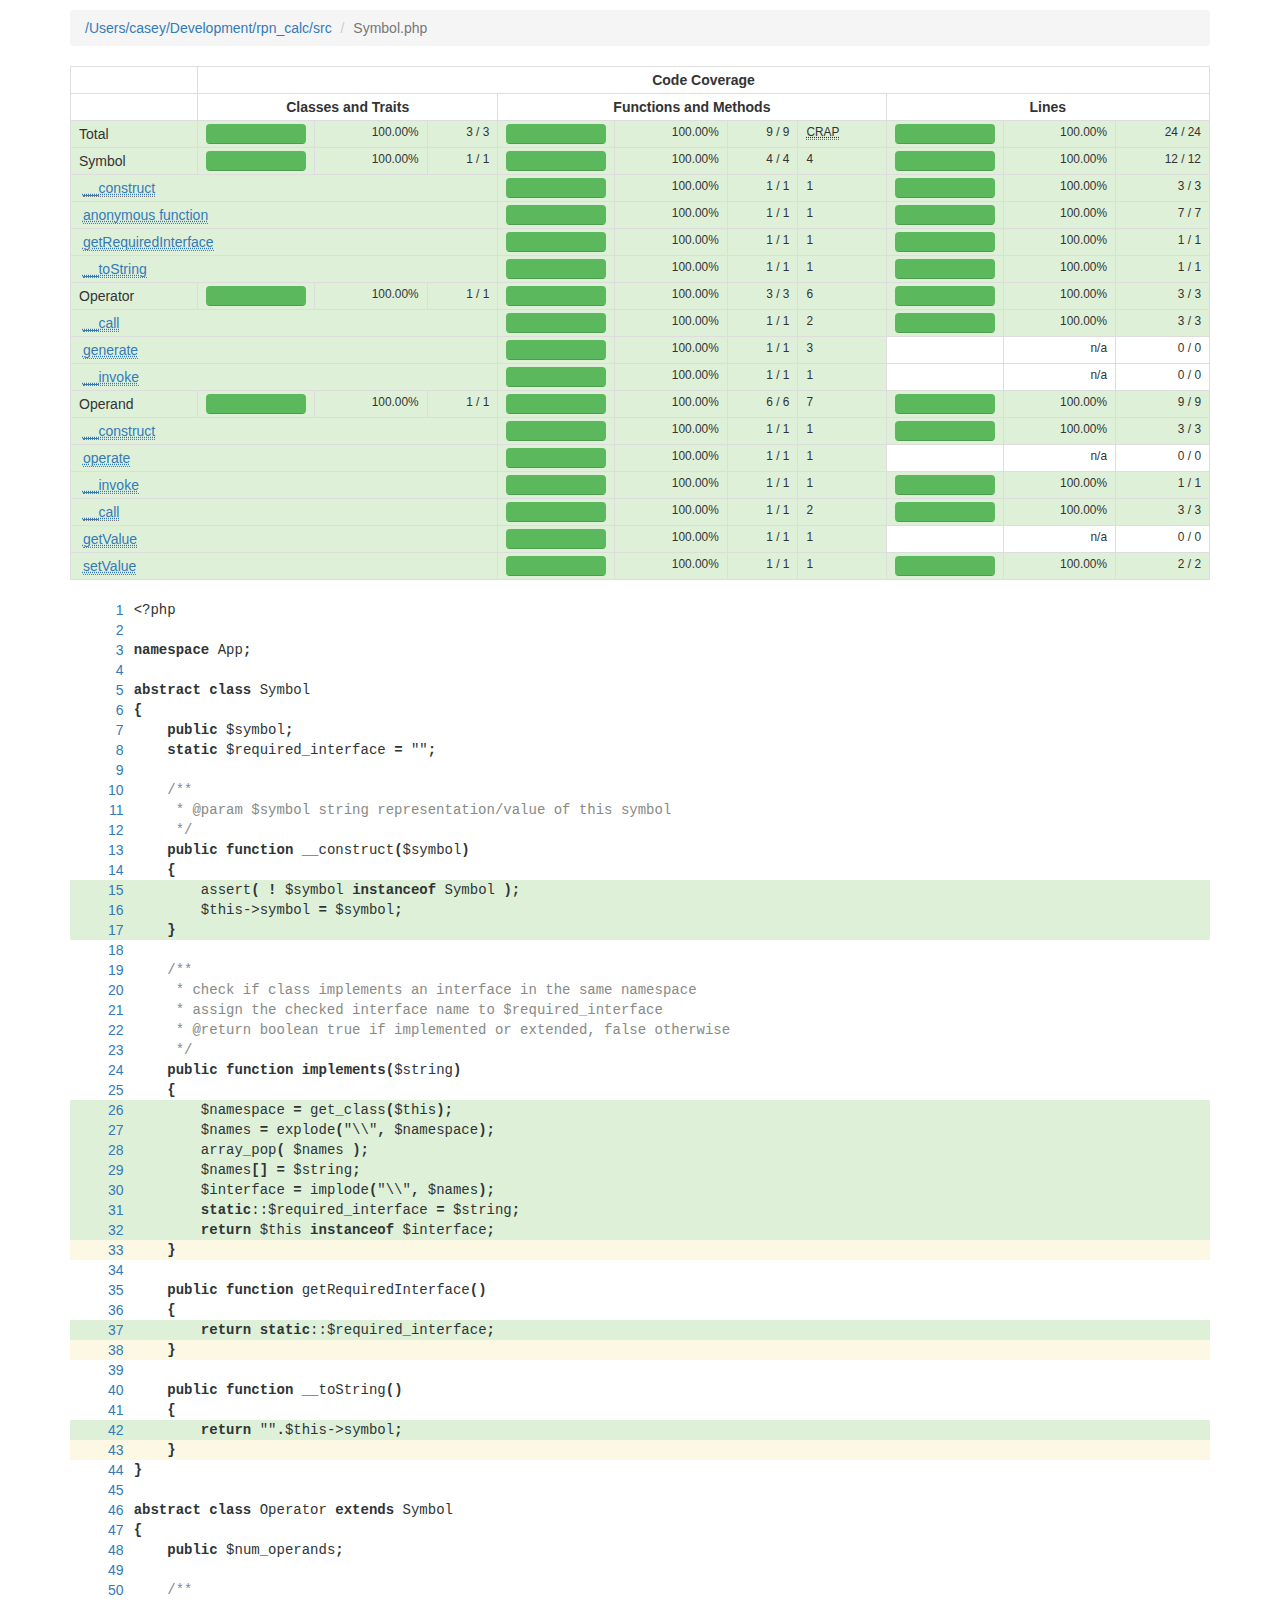
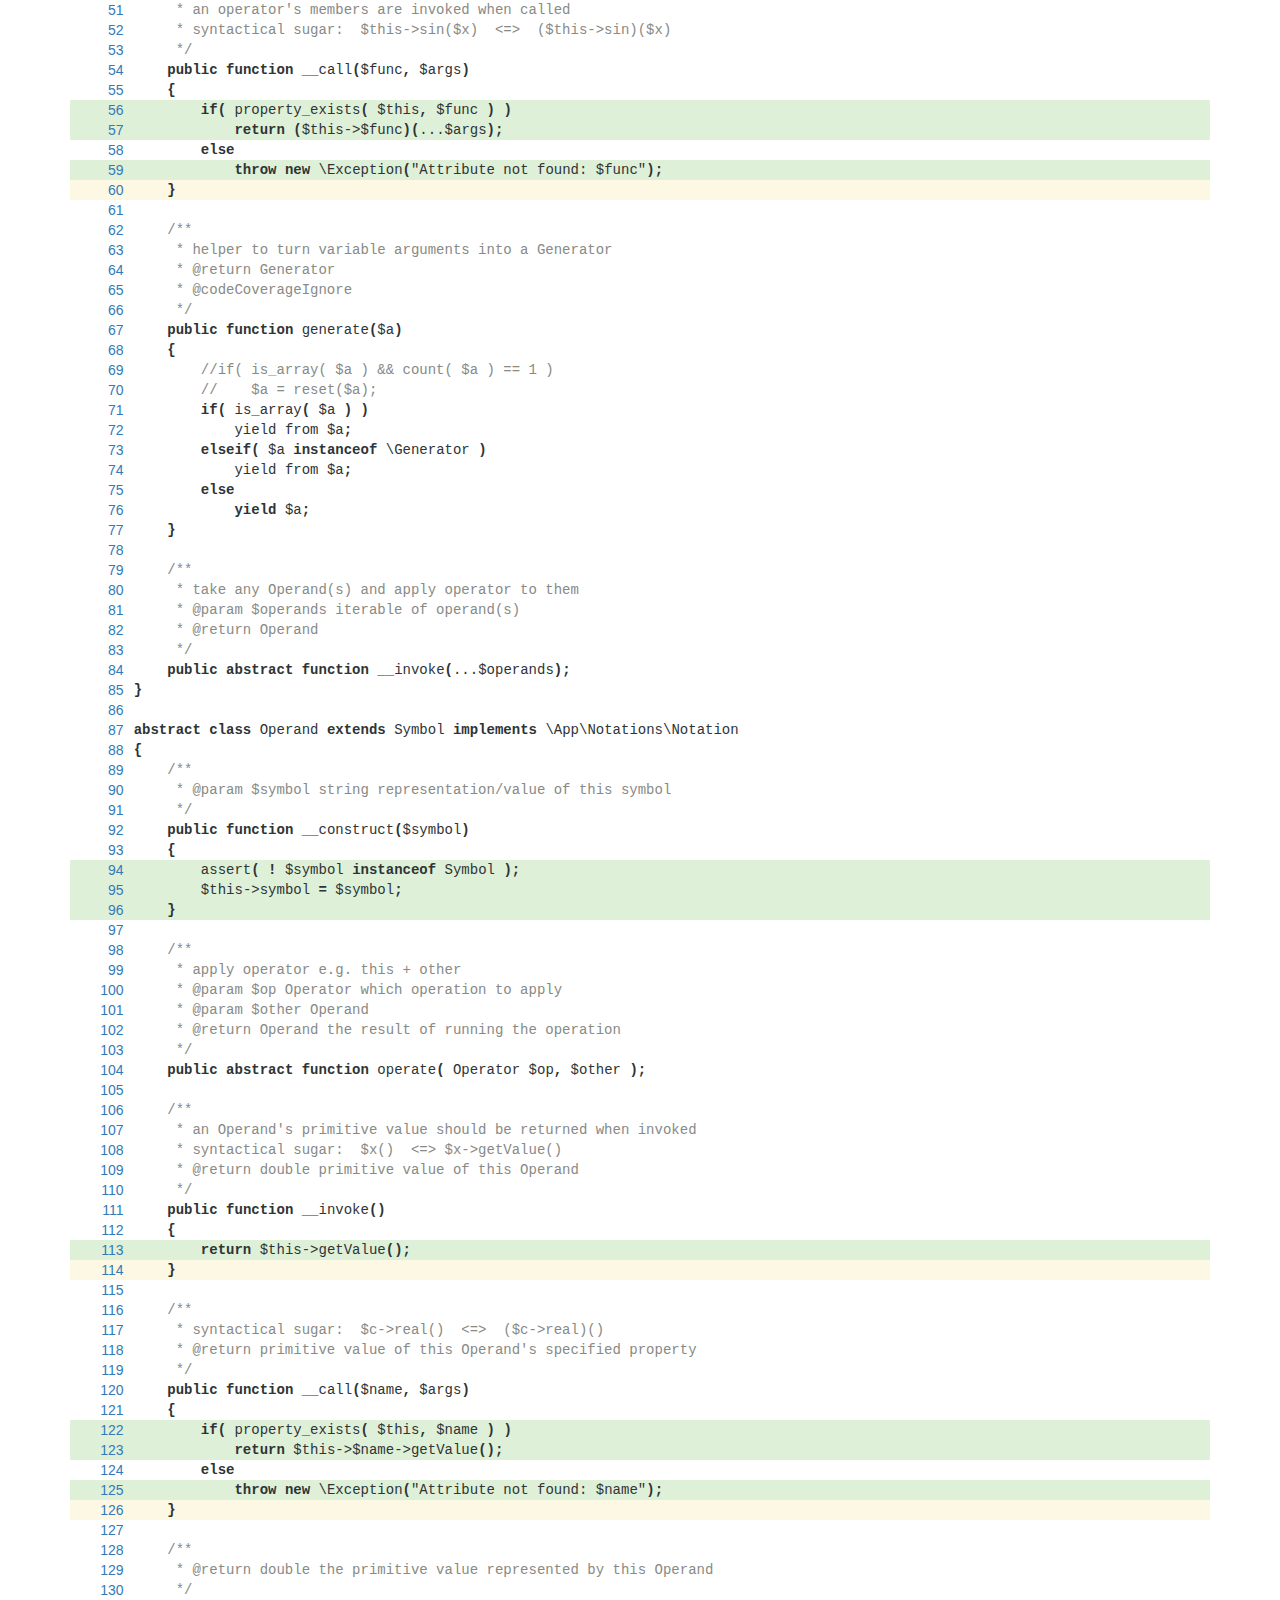
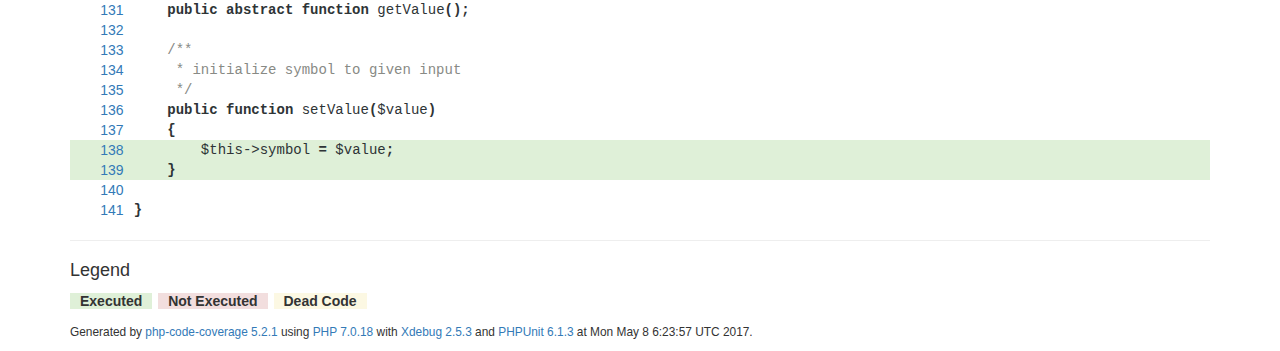
<file: coverage/Symbol.php.html>
<!DOCTYPE html>
<html lang="en">
 <head>
  <meta charset="UTF-8">
  <title>Code Coverage for /Users/casey/Development/rpn_calc/src/Symbol.php</title>
  <meta name="viewport" content="width=device-width, initial-scale=1.0">
  <link href=".css/bootstrap.min.css" rel="stylesheet">
  <link href=".css/style.css" rel="stylesheet">
  <!--[if lt IE 9]>
  <script src=".js/html5shiv.min.js"></script>
  <script src=".js/respond.min.js"></script>
  <![endif]-->
 </head>
 <body>
  <header>
   <div class="container">
    <div class="row">
     <div class="col-md-12">
      <ol class="breadcrumb">
        <li><a href="index.html">/Users/casey/Development/rpn_calc/src</a></li>
        <li class="active">Symbol.php</li>

      </ol>
     </div>
    </div>
   </div>
  </header>
  <div class="container">
   <table class="table table-bordered">
    <thead>
     <tr>
      <td>&nbsp;</td>
      <td colspan="10"><div align="center"><strong>Code Coverage</strong></div></td>
     </tr>
     <tr>
      <td>&nbsp;</td>
      <td colspan="3"><div align="center"><strong>Classes and Traits</strong></div></td>
      <td colspan="4"><div align="center"><strong>Functions and Methods</strong></div></td>
      <td colspan="3"><div align="center"><strong>Lines</strong></div></td>
     </tr>
    </thead>
    <tbody>
     <tr>
      <td class="success">Total</td>
      <td class="success big">       <div class="progress">
         <div class="progress-bar progress-bar-success" role="progressbar" aria-valuenow="100.00" aria-valuemin="0" aria-valuemax="100" style="width: 100.00%">
           <span class="sr-only">100.00% covered (success)</span>
         </div>
       </div>
</td>
      <td class="success small"><div align="right">100.00%</div></td>
      <td class="success small"><div align="right">3&nbsp;/&nbsp;3</div></td>
      <td class="success big">       <div class="progress">
         <div class="progress-bar progress-bar-success" role="progressbar" aria-valuenow="100.00" aria-valuemin="0" aria-valuemax="100" style="width: 100.00%">
           <span class="sr-only">100.00% covered (success)</span>
         </div>
       </div>
</td>
      <td class="success small"><div align="right">100.00%</div></td>
      <td class="success small"><div align="right">9&nbsp;/&nbsp;9</div></td>
      <td class="success small"><abbr title="Change Risk Anti-Patterns (CRAP) Index">CRAP</abbr></td>
      <td class="success big">       <div class="progress">
         <div class="progress-bar progress-bar-success" role="progressbar" aria-valuenow="100.00" aria-valuemin="0" aria-valuemax="100" style="width: 100.00%">
           <span class="sr-only">100.00% covered (success)</span>
         </div>
       </div>
</td>
      <td class="success small"><div align="right">100.00%</div></td>
      <td class="success small"><div align="right">24&nbsp;/&nbsp;24</div></td>
     </tr>

     <tr>
      <td class="success">Symbol</td>
      <td class="success big">       <div class="progress">
         <div class="progress-bar progress-bar-success" role="progressbar" aria-valuenow="100.00" aria-valuemin="0" aria-valuemax="100" style="width: 100.00%">
           <span class="sr-only">100.00% covered (success)</span>
         </div>
       </div>
</td>
      <td class="success small"><div align="right">100.00%</div></td>
      <td class="success small"><div align="right">1&nbsp;/&nbsp;1</div></td>
      <td class="success big">       <div class="progress">
         <div class="progress-bar progress-bar-success" role="progressbar" aria-valuenow="100.00" aria-valuemin="0" aria-valuemax="100" style="width: 100.00%">
           <span class="sr-only">100.00% covered (success)</span>
         </div>
       </div>
</td>
      <td class="success small"><div align="right">100.00%</div></td>
      <td class="success small"><div align="right">4&nbsp;/&nbsp;4</div></td>
      <td class="success small">4</td>
      <td class="success big">       <div class="progress">
         <div class="progress-bar progress-bar-success" role="progressbar" aria-valuenow="100.00" aria-valuemin="0" aria-valuemax="100" style="width: 100.00%">
           <span class="sr-only">100.00% covered (success)</span>
         </div>
       </div>
</td>
      <td class="success small"><div align="right">100.00%</div></td>
      <td class="success small"><div align="right">12&nbsp;/&nbsp;12</div></td>
     </tr>

     <tr>
      <td class="success" colspan="4">&nbsp;<a href="#13"><abbr title="__construct($symbol)">__construct</abbr></a></td>
      <td class="success big">       <div class="progress">
         <div class="progress-bar progress-bar-success" role="progressbar" aria-valuenow="100.00" aria-valuemin="0" aria-valuemax="100" style="width: 100.00%">
           <span class="sr-only">100.00% covered (success)</span>
         </div>
       </div>
</td>
      <td class="success small"><div align="right">100.00%</div></td>
      <td class="success small"><div align="right">1&nbsp;/&nbsp;1</div></td>
      <td class="success small">1</td>
      <td class="success big">       <div class="progress">
         <div class="progress-bar progress-bar-success" role="progressbar" aria-valuenow="100.00" aria-valuemin="0" aria-valuemax="100" style="width: 100.00%">
           <span class="sr-only">100.00% covered (success)</span>
         </div>
       </div>
</td>
      <td class="success small"><div align="right">100.00%</div></td>
      <td class="success small"><div align="right">3&nbsp;/&nbsp;3</div></td>
     </tr>

     <tr>
      <td class="success" colspan="4">&nbsp;<a href="#24"><abbr title="anonymous function implements($string)">anonymous function</abbr></a></td>
      <td class="success big">       <div class="progress">
         <div class="progress-bar progress-bar-success" role="progressbar" aria-valuenow="100.00" aria-valuemin="0" aria-valuemax="100" style="width: 100.00%">
           <span class="sr-only">100.00% covered (success)</span>
         </div>
       </div>
</td>
      <td class="success small"><div align="right">100.00%</div></td>
      <td class="success small"><div align="right">1&nbsp;/&nbsp;1</div></td>
      <td class="success small">1</td>
      <td class="success big">       <div class="progress">
         <div class="progress-bar progress-bar-success" role="progressbar" aria-valuenow="100.00" aria-valuemin="0" aria-valuemax="100" style="width: 100.00%">
           <span class="sr-only">100.00% covered (success)</span>
         </div>
       </div>
</td>
      <td class="success small"><div align="right">100.00%</div></td>
      <td class="success small"><div align="right">7&nbsp;/&nbsp;7</div></td>
     </tr>

     <tr>
      <td class="success" colspan="4">&nbsp;<a href="#35"><abbr title="getRequiredInterface()">getRequiredInterface</abbr></a></td>
      <td class="success big">       <div class="progress">
         <div class="progress-bar progress-bar-success" role="progressbar" aria-valuenow="100.00" aria-valuemin="0" aria-valuemax="100" style="width: 100.00%">
           <span class="sr-only">100.00% covered (success)</span>
         </div>
       </div>
</td>
      <td class="success small"><div align="right">100.00%</div></td>
      <td class="success small"><div align="right">1&nbsp;/&nbsp;1</div></td>
      <td class="success small">1</td>
      <td class="success big">       <div class="progress">
         <div class="progress-bar progress-bar-success" role="progressbar" aria-valuenow="100.00" aria-valuemin="0" aria-valuemax="100" style="width: 100.00%">
           <span class="sr-only">100.00% covered (success)</span>
         </div>
       </div>
</td>
      <td class="success small"><div align="right">100.00%</div></td>
      <td class="success small"><div align="right">1&nbsp;/&nbsp;1</div></td>
     </tr>

     <tr>
      <td class="success" colspan="4">&nbsp;<a href="#40"><abbr title="__toString()">__toString</abbr></a></td>
      <td class="success big">       <div class="progress">
         <div class="progress-bar progress-bar-success" role="progressbar" aria-valuenow="100.00" aria-valuemin="0" aria-valuemax="100" style="width: 100.00%">
           <span class="sr-only">100.00% covered (success)</span>
         </div>
       </div>
</td>
      <td class="success small"><div align="right">100.00%</div></td>
      <td class="success small"><div align="right">1&nbsp;/&nbsp;1</div></td>
      <td class="success small">1</td>
      <td class="success big">       <div class="progress">
         <div class="progress-bar progress-bar-success" role="progressbar" aria-valuenow="100.00" aria-valuemin="0" aria-valuemax="100" style="width: 100.00%">
           <span class="sr-only">100.00% covered (success)</span>
         </div>
       </div>
</td>
      <td class="success small"><div align="right">100.00%</div></td>
      <td class="success small"><div align="right">1&nbsp;/&nbsp;1</div></td>
     </tr>

     <tr>
      <td class="success">Operator</td>
      <td class="success big">       <div class="progress">
         <div class="progress-bar progress-bar-success" role="progressbar" aria-valuenow="100.00" aria-valuemin="0" aria-valuemax="100" style="width: 100.00%">
           <span class="sr-only">100.00% covered (success)</span>
         </div>
       </div>
</td>
      <td class="success small"><div align="right">100.00%</div></td>
      <td class="success small"><div align="right">1&nbsp;/&nbsp;1</div></td>
      <td class="success big">       <div class="progress">
         <div class="progress-bar progress-bar-success" role="progressbar" aria-valuenow="100.00" aria-valuemin="0" aria-valuemax="100" style="width: 100.00%">
           <span class="sr-only">100.00% covered (success)</span>
         </div>
       </div>
</td>
      <td class="success small"><div align="right">100.00%</div></td>
      <td class="success small"><div align="right">3&nbsp;/&nbsp;3</div></td>
      <td class="success small">6</td>
      <td class="success big">       <div class="progress">
         <div class="progress-bar progress-bar-success" role="progressbar" aria-valuenow="100.00" aria-valuemin="0" aria-valuemax="100" style="width: 100.00%">
           <span class="sr-only">100.00% covered (success)</span>
         </div>
       </div>
</td>
      <td class="success small"><div align="right">100.00%</div></td>
      <td class="success small"><div align="right">3&nbsp;/&nbsp;3</div></td>
     </tr>

     <tr>
      <td class="success" colspan="4">&nbsp;<a href="#54"><abbr title="__call($func, $args)">__call</abbr></a></td>
      <td class="success big">       <div class="progress">
         <div class="progress-bar progress-bar-success" role="progressbar" aria-valuenow="100.00" aria-valuemin="0" aria-valuemax="100" style="width: 100.00%">
           <span class="sr-only">100.00% covered (success)</span>
         </div>
       </div>
</td>
      <td class="success small"><div align="right">100.00%</div></td>
      <td class="success small"><div align="right">1&nbsp;/&nbsp;1</div></td>
      <td class="success small">2</td>
      <td class="success big">       <div class="progress">
         <div class="progress-bar progress-bar-success" role="progressbar" aria-valuenow="100.00" aria-valuemin="0" aria-valuemax="100" style="width: 100.00%">
           <span class="sr-only">100.00% covered (success)</span>
         </div>
       </div>
</td>
      <td class="success small"><div align="right">100.00%</div></td>
      <td class="success small"><div align="right">3&nbsp;/&nbsp;3</div></td>
     </tr>

     <tr>
      <td class="success" colspan="4">&nbsp;<a href="#67"><abbr title="generate($a)">generate</abbr></a></td>
      <td class="success big">       <div class="progress">
         <div class="progress-bar progress-bar-success" role="progressbar" aria-valuenow="100.00" aria-valuemin="0" aria-valuemax="100" style="width: 100.00%">
           <span class="sr-only">100.00% covered (success)</span>
         </div>
       </div>
</td>
      <td class="success small"><div align="right">100.00%</div></td>
      <td class="success small"><div align="right">1&nbsp;/&nbsp;1</div></td>
      <td class="success small">3</td>
      <td class=" big"></td>
      <td class=" small"><div align="right">n/a</div></td>
      <td class=" small"><div align="right">0&nbsp;/&nbsp;0</div></td>
     </tr>

     <tr>
      <td class="success" colspan="4">&nbsp;<a href="#84"><abbr title="__invoke(...$operands)">__invoke</abbr></a></td>
      <td class="success big">       <div class="progress">
         <div class="progress-bar progress-bar-success" role="progressbar" aria-valuenow="100.00" aria-valuemin="0" aria-valuemax="100" style="width: 100.00%">
           <span class="sr-only">100.00% covered (success)</span>
         </div>
       </div>
</td>
      <td class="success small"><div align="right">100.00%</div></td>
      <td class="success small"><div align="right">1&nbsp;/&nbsp;1</div></td>
      <td class="success small">1</td>
      <td class=" big"></td>
      <td class=" small"><div align="right">n/a</div></td>
      <td class=" small"><div align="right">0&nbsp;/&nbsp;0</div></td>
     </tr>

     <tr>
      <td class="success">Operand</td>
      <td class="success big">       <div class="progress">
         <div class="progress-bar progress-bar-success" role="progressbar" aria-valuenow="100.00" aria-valuemin="0" aria-valuemax="100" style="width: 100.00%">
           <span class="sr-only">100.00% covered (success)</span>
         </div>
       </div>
</td>
      <td class="success small"><div align="right">100.00%</div></td>
      <td class="success small"><div align="right">1&nbsp;/&nbsp;1</div></td>
      <td class="success big">       <div class="progress">
         <div class="progress-bar progress-bar-success" role="progressbar" aria-valuenow="100.00" aria-valuemin="0" aria-valuemax="100" style="width: 100.00%">
           <span class="sr-only">100.00% covered (success)</span>
         </div>
       </div>
</td>
      <td class="success small"><div align="right">100.00%</div></td>
      <td class="success small"><div align="right">6&nbsp;/&nbsp;6</div></td>
      <td class="success small">7</td>
      <td class="success big">       <div class="progress">
         <div class="progress-bar progress-bar-success" role="progressbar" aria-valuenow="100.00" aria-valuemin="0" aria-valuemax="100" style="width: 100.00%">
           <span class="sr-only">100.00% covered (success)</span>
         </div>
       </div>
</td>
      <td class="success small"><div align="right">100.00%</div></td>
      <td class="success small"><div align="right">9&nbsp;/&nbsp;9</div></td>
     </tr>

     <tr>
      <td class="success" colspan="4">&nbsp;<a href="#92"><abbr title="__construct($symbol)">__construct</abbr></a></td>
      <td class="success big">       <div class="progress">
         <div class="progress-bar progress-bar-success" role="progressbar" aria-valuenow="100.00" aria-valuemin="0" aria-valuemax="100" style="width: 100.00%">
           <span class="sr-only">100.00% covered (success)</span>
         </div>
       </div>
</td>
      <td class="success small"><div align="right">100.00%</div></td>
      <td class="success small"><div align="right">1&nbsp;/&nbsp;1</div></td>
      <td class="success small">1</td>
      <td class="success big">       <div class="progress">
         <div class="progress-bar progress-bar-success" role="progressbar" aria-valuenow="100.00" aria-valuemin="0" aria-valuemax="100" style="width: 100.00%">
           <span class="sr-only">100.00% covered (success)</span>
         </div>
       </div>
</td>
      <td class="success small"><div align="right">100.00%</div></td>
      <td class="success small"><div align="right">3&nbsp;/&nbsp;3</div></td>
     </tr>

     <tr>
      <td class="success" colspan="4">&nbsp;<a href="#104"><abbr title="operate( Operator $op, $other )">operate</abbr></a></td>
      <td class="success big">       <div class="progress">
         <div class="progress-bar progress-bar-success" role="progressbar" aria-valuenow="100.00" aria-valuemin="0" aria-valuemax="100" style="width: 100.00%">
           <span class="sr-only">100.00% covered (success)</span>
         </div>
       </div>
</td>
      <td class="success small"><div align="right">100.00%</div></td>
      <td class="success small"><div align="right">1&nbsp;/&nbsp;1</div></td>
      <td class="success small">1</td>
      <td class=" big"></td>
      <td class=" small"><div align="right">n/a</div></td>
      <td class=" small"><div align="right">0&nbsp;/&nbsp;0</div></td>
     </tr>

     <tr>
      <td class="success" colspan="4">&nbsp;<a href="#111"><abbr title="__invoke()">__invoke</abbr></a></td>
      <td class="success big">       <div class="progress">
         <div class="progress-bar progress-bar-success" role="progressbar" aria-valuenow="100.00" aria-valuemin="0" aria-valuemax="100" style="width: 100.00%">
           <span class="sr-only">100.00% covered (success)</span>
         </div>
       </div>
</td>
      <td class="success small"><div align="right">100.00%</div></td>
      <td class="success small"><div align="right">1&nbsp;/&nbsp;1</div></td>
      <td class="success small">1</td>
      <td class="success big">       <div class="progress">
         <div class="progress-bar progress-bar-success" role="progressbar" aria-valuenow="100.00" aria-valuemin="0" aria-valuemax="100" style="width: 100.00%">
           <span class="sr-only">100.00% covered (success)</span>
         </div>
       </div>
</td>
      <td class="success small"><div align="right">100.00%</div></td>
      <td class="success small"><div align="right">1&nbsp;/&nbsp;1</div></td>
     </tr>

     <tr>
      <td class="success" colspan="4">&nbsp;<a href="#120"><abbr title="__call($name, $args)">__call</abbr></a></td>
      <td class="success big">       <div class="progress">
         <div class="progress-bar progress-bar-success" role="progressbar" aria-valuenow="100.00" aria-valuemin="0" aria-valuemax="100" style="width: 100.00%">
           <span class="sr-only">100.00% covered (success)</span>
         </div>
       </div>
</td>
      <td class="success small"><div align="right">100.00%</div></td>
      <td class="success small"><div align="right">1&nbsp;/&nbsp;1</div></td>
      <td class="success small">2</td>
      <td class="success big">       <div class="progress">
         <div class="progress-bar progress-bar-success" role="progressbar" aria-valuenow="100.00" aria-valuemin="0" aria-valuemax="100" style="width: 100.00%">
           <span class="sr-only">100.00% covered (success)</span>
         </div>
       </div>
</td>
      <td class="success small"><div align="right">100.00%</div></td>
      <td class="success small"><div align="right">3&nbsp;/&nbsp;3</div></td>
     </tr>

     <tr>
      <td class="success" colspan="4">&nbsp;<a href="#131"><abbr title="getValue()">getValue</abbr></a></td>
      <td class="success big">       <div class="progress">
         <div class="progress-bar progress-bar-success" role="progressbar" aria-valuenow="100.00" aria-valuemin="0" aria-valuemax="100" style="width: 100.00%">
           <span class="sr-only">100.00% covered (success)</span>
         </div>
       </div>
</td>
      <td class="success small"><div align="right">100.00%</div></td>
      <td class="success small"><div align="right">1&nbsp;/&nbsp;1</div></td>
      <td class="success small">1</td>
      <td class=" big"></td>
      <td class=" small"><div align="right">n/a</div></td>
      <td class=" small"><div align="right">0&nbsp;/&nbsp;0</div></td>
     </tr>

     <tr>
      <td class="success" colspan="4">&nbsp;<a href="#136"><abbr title="setValue($value)">setValue</abbr></a></td>
      <td class="success big">       <div class="progress">
         <div class="progress-bar progress-bar-success" role="progressbar" aria-valuenow="100.00" aria-valuemin="0" aria-valuemax="100" style="width: 100.00%">
           <span class="sr-only">100.00% covered (success)</span>
         </div>
       </div>
</td>
      <td class="success small"><div align="right">100.00%</div></td>
      <td class="success small"><div align="right">1&nbsp;/&nbsp;1</div></td>
      <td class="success small">1</td>
      <td class="success big">       <div class="progress">
         <div class="progress-bar progress-bar-success" role="progressbar" aria-valuenow="100.00" aria-valuemin="0" aria-valuemax="100" style="width: 100.00%">
           <span class="sr-only">100.00% covered (success)</span>
         </div>
       </div>
</td>
      <td class="success small"><div align="right">100.00%</div></td>
      <td class="success small"><div align="right">2&nbsp;/&nbsp;2</div></td>
     </tr>


    </tbody>
   </table>
   <table id="code" class="table table-borderless table-condensed">
    <tbody>
     <tr><td><div align="right"><a name="1"></a><a href="#1">1</a></div></td><td class="codeLine"><span class="default">&lt;?php</span></td></tr>
     <tr><td><div align="right"><a name="2"></a><a href="#2">2</a></div></td><td class="codeLine"></td></tr>
     <tr><td><div align="right"><a name="3"></a><a href="#3">3</a></div></td><td class="codeLine"><span class="keyword">namespace</span><span class="default">&nbsp;</span><span class="default">App</span><span class="keyword">;</span></td></tr>
     <tr><td><div align="right"><a name="4"></a><a href="#4">4</a></div></td><td class="codeLine"></td></tr>
     <tr><td><div align="right"><a name="5"></a><a href="#5">5</a></div></td><td class="codeLine"><span class="keyword">abstract</span><span class="default">&nbsp;</span><span class="keyword">class</span><span class="default">&nbsp;</span><span class="default">Symbol</span></td></tr>
     <tr><td><div align="right"><a name="6"></a><a href="#6">6</a></div></td><td class="codeLine"><span class="keyword">{</span></td></tr>
     <tr><td><div align="right"><a name="7"></a><a href="#7">7</a></div></td><td class="codeLine"><span class="default">&nbsp;&nbsp;&nbsp;&nbsp;</span><span class="keyword">public</span><span class="default">&nbsp;</span><span class="default">$symbol</span><span class="keyword">;</span></td></tr>
     <tr><td><div align="right"><a name="8"></a><a href="#8">8</a></div></td><td class="codeLine"><span class="default">&nbsp;&nbsp;&nbsp;&nbsp;</span><span class="keyword">static</span><span class="default">&nbsp;</span><span class="default">$required_interface</span><span class="default">&nbsp;</span><span class="keyword">=</span><span class="default">&nbsp;</span><span class="default">&quot;&quot;</span><span class="keyword">;</span></td></tr>
     <tr><td><div align="right"><a name="9"></a><a href="#9">9</a></div></td><td class="codeLine"></td></tr>
     <tr><td><div align="right"><a name="10"></a><a href="#10">10</a></div></td><td class="codeLine"><span class="default">&nbsp;&nbsp;&nbsp;&nbsp;</span><span class="comment">/**</span></td></tr>
     <tr><td><div align="right"><a name="11"></a><a href="#11">11</a></div></td><td class="codeLine"><span class="comment">&nbsp;&nbsp;&nbsp;&nbsp;&nbsp;*&nbsp;@param&nbsp;$symbol&nbsp;string&nbsp;representation/value&nbsp;of&nbsp;this&nbsp;symbol</span></td></tr>
     <tr><td><div align="right"><a name="12"></a><a href="#12">12</a></div></td><td class="codeLine"><span class="comment">&nbsp;&nbsp;&nbsp;&nbsp;&nbsp;*/</span></td></tr>
     <tr><td><div align="right"><a name="13"></a><a href="#13">13</a></div></td><td class="codeLine"><span class="default">&nbsp;&nbsp;&nbsp;&nbsp;</span><span class="keyword">public</span><span class="default">&nbsp;</span><span class="keyword">function</span><span class="default">&nbsp;</span><span class="default">__construct</span><span class="keyword">(</span><span class="default">$symbol</span><span class="keyword">)</span></td></tr>
     <tr><td><div align="right"><a name="14"></a><a href="#14">14</a></div></td><td class="codeLine"><span class="default">&nbsp;&nbsp;&nbsp;&nbsp;</span><span class="keyword">{</span></td></tr>
     <tr class="covered-by-large-tests popin" data-title="15 tests cover line 15" data-content="&lt;ul&gt;&lt;li class=&quot;covered-by-large-tests&quot;&gt;CalculatorTest::testCalculation&lt;/li&gt;&lt;li class=&quot;covered-by-large-tests&quot;&gt;CalculatorTest::testParser&lt;/li&gt;&lt;li class=&quot;covered-by-large-tests&quot;&gt;CalculatorTest::testUnsupportedOperator&lt;/li&gt;&lt;li class=&quot;covered-by-large-tests&quot;&gt;OperatorTest::testCreateNewOperator&lt;/li&gt;&lt;li class=&quot;covered-by-large-tests&quot;&gt;OperatorTest::testOperators&lt;/li&gt;&lt;li class=&quot;covered-by-large-tests&quot;&gt;OperatorTest::testAllOperatorsWithNoInput&lt;/li&gt;&lt;li class=&quot;covered-by-large-tests&quot;&gt;OperatorTest::testAllOperatorsComplexInput&lt;/li&gt;&lt;li class=&quot;covered-by-large-tests&quot;&gt;OperatorTest::testComplexScalarOperators&lt;/li&gt;&lt;li class=&quot;covered-by-large-tests&quot;&gt;OperatorTest::testScalarMethods&lt;/li&gt;&lt;li class=&quot;covered-by-large-tests&quot;&gt;OperatorTest::testComplexMethods&lt;/li&gt;&lt;li class=&quot;covered-by-large-tests&quot;&gt;OperatorTest::testBaseConversion&lt;/li&gt;&lt;li class=&quot;covered-by-large-tests&quot;&gt;OperatorTest::testSymbolGeneratorHelper&lt;/li&gt;&lt;li class=&quot;covered-by-large-tests&quot;&gt;OperatorTest::testCallInvalidOperation&lt;/li&gt;&lt;li class=&quot;covered-by-large-tests&quot;&gt;OperatorTest::testStackOperators&lt;/li&gt;&lt;li class=&quot;covered-by-large-tests&quot;&gt;OperatorTest::testCommutativity&lt;/li&gt;&lt;/ul&gt;" data-placement="bottom" data-html="true"><td><div align="right"><a name="15"></a><a href="#15">15</a></div></td><td class="codeLine"><span class="default">&nbsp;&nbsp;&nbsp;&nbsp;&nbsp;&nbsp;&nbsp;&nbsp;</span><span class="default">assert</span><span class="keyword">(</span><span class="default">&nbsp;</span><span class="keyword">!</span><span class="default">&nbsp;</span><span class="default">$symbol</span><span class="default">&nbsp;</span><span class="keyword">instanceof</span><span class="default">&nbsp;</span><span class="default">Symbol</span><span class="default">&nbsp;</span><span class="keyword">)</span><span class="keyword">;</span></td></tr>
     <tr class="covered-by-large-tests popin" data-title="15 tests cover line 16" data-content="&lt;ul&gt;&lt;li class=&quot;covered-by-large-tests&quot;&gt;CalculatorTest::testCalculation&lt;/li&gt;&lt;li class=&quot;covered-by-large-tests&quot;&gt;CalculatorTest::testParser&lt;/li&gt;&lt;li class=&quot;covered-by-large-tests&quot;&gt;CalculatorTest::testUnsupportedOperator&lt;/li&gt;&lt;li class=&quot;covered-by-large-tests&quot;&gt;OperatorTest::testCreateNewOperator&lt;/li&gt;&lt;li class=&quot;covered-by-large-tests&quot;&gt;OperatorTest::testOperators&lt;/li&gt;&lt;li class=&quot;covered-by-large-tests&quot;&gt;OperatorTest::testAllOperatorsWithNoInput&lt;/li&gt;&lt;li class=&quot;covered-by-large-tests&quot;&gt;OperatorTest::testAllOperatorsComplexInput&lt;/li&gt;&lt;li class=&quot;covered-by-large-tests&quot;&gt;OperatorTest::testComplexScalarOperators&lt;/li&gt;&lt;li class=&quot;covered-by-large-tests&quot;&gt;OperatorTest::testScalarMethods&lt;/li&gt;&lt;li class=&quot;covered-by-large-tests&quot;&gt;OperatorTest::testComplexMethods&lt;/li&gt;&lt;li class=&quot;covered-by-large-tests&quot;&gt;OperatorTest::testBaseConversion&lt;/li&gt;&lt;li class=&quot;covered-by-large-tests&quot;&gt;OperatorTest::testSymbolGeneratorHelper&lt;/li&gt;&lt;li class=&quot;covered-by-large-tests&quot;&gt;OperatorTest::testCallInvalidOperation&lt;/li&gt;&lt;li class=&quot;covered-by-large-tests&quot;&gt;OperatorTest::testStackOperators&lt;/li&gt;&lt;li class=&quot;covered-by-large-tests&quot;&gt;OperatorTest::testCommutativity&lt;/li&gt;&lt;/ul&gt;" data-placement="bottom" data-html="true"><td><div align="right"><a name="16"></a><a href="#16">16</a></div></td><td class="codeLine"><span class="default">&nbsp;&nbsp;&nbsp;&nbsp;&nbsp;&nbsp;&nbsp;&nbsp;</span><span class="default">$this</span><span class="default">-&gt;</span><span class="default">symbol</span><span class="default">&nbsp;</span><span class="keyword">=</span><span class="default">&nbsp;</span><span class="default">$symbol</span><span class="keyword">;</span></td></tr>
     <tr class="covered-by-large-tests popin" data-title="15 tests cover line 17" data-content="&lt;ul&gt;&lt;li class=&quot;covered-by-large-tests&quot;&gt;CalculatorTest::testCalculation&lt;/li&gt;&lt;li class=&quot;covered-by-large-tests&quot;&gt;CalculatorTest::testParser&lt;/li&gt;&lt;li class=&quot;covered-by-large-tests&quot;&gt;CalculatorTest::testUnsupportedOperator&lt;/li&gt;&lt;li class=&quot;covered-by-large-tests&quot;&gt;OperatorTest::testCreateNewOperator&lt;/li&gt;&lt;li class=&quot;covered-by-large-tests&quot;&gt;OperatorTest::testOperators&lt;/li&gt;&lt;li class=&quot;covered-by-large-tests&quot;&gt;OperatorTest::testAllOperatorsWithNoInput&lt;/li&gt;&lt;li class=&quot;covered-by-large-tests&quot;&gt;OperatorTest::testAllOperatorsComplexInput&lt;/li&gt;&lt;li class=&quot;covered-by-large-tests&quot;&gt;OperatorTest::testComplexScalarOperators&lt;/li&gt;&lt;li class=&quot;covered-by-large-tests&quot;&gt;OperatorTest::testScalarMethods&lt;/li&gt;&lt;li class=&quot;covered-by-large-tests&quot;&gt;OperatorTest::testComplexMethods&lt;/li&gt;&lt;li class=&quot;covered-by-large-tests&quot;&gt;OperatorTest::testBaseConversion&lt;/li&gt;&lt;li class=&quot;covered-by-large-tests&quot;&gt;OperatorTest::testSymbolGeneratorHelper&lt;/li&gt;&lt;li class=&quot;covered-by-large-tests&quot;&gt;OperatorTest::testCallInvalidOperation&lt;/li&gt;&lt;li class=&quot;covered-by-large-tests&quot;&gt;OperatorTest::testStackOperators&lt;/li&gt;&lt;li class=&quot;covered-by-large-tests&quot;&gt;OperatorTest::testCommutativity&lt;/li&gt;&lt;/ul&gt;" data-placement="bottom" data-html="true"><td><div align="right"><a name="17"></a><a href="#17">17</a></div></td><td class="codeLine"><span class="default">&nbsp;&nbsp;&nbsp;&nbsp;</span><span class="keyword">}</span></td></tr>
     <tr><td><div align="right"><a name="18"></a><a href="#18">18</a></div></td><td class="codeLine"></td></tr>
     <tr><td><div align="right"><a name="19"></a><a href="#19">19</a></div></td><td class="codeLine"><span class="default">&nbsp;&nbsp;&nbsp;&nbsp;</span><span class="comment">/**</span></td></tr>
     <tr><td><div align="right"><a name="20"></a><a href="#20">20</a></div></td><td class="codeLine"><span class="comment">&nbsp;&nbsp;&nbsp;&nbsp;&nbsp;*&nbsp;check&nbsp;if&nbsp;class&nbsp;implements&nbsp;an&nbsp;interface&nbsp;in&nbsp;the&nbsp;same&nbsp;namespace</span></td></tr>
     <tr><td><div align="right"><a name="21"></a><a href="#21">21</a></div></td><td class="codeLine"><span class="comment">&nbsp;&nbsp;&nbsp;&nbsp;&nbsp;*&nbsp;assign&nbsp;the&nbsp;checked&nbsp;interface&nbsp;name&nbsp;to&nbsp;$required_interface</span></td></tr>
     <tr><td><div align="right"><a name="22"></a><a href="#22">22</a></div></td><td class="codeLine"><span class="comment">&nbsp;&nbsp;&nbsp;&nbsp;&nbsp;*&nbsp;@return&nbsp;boolean&nbsp;true&nbsp;if&nbsp;implemented&nbsp;or&nbsp;extended,&nbsp;false&nbsp;otherwise</span></td></tr>
     <tr><td><div align="right"><a name="23"></a><a href="#23">23</a></div></td><td class="codeLine"><span class="comment">&nbsp;&nbsp;&nbsp;&nbsp;&nbsp;*/</span></td></tr>
     <tr><td><div align="right"><a name="24"></a><a href="#24">24</a></div></td><td class="codeLine"><span class="default">&nbsp;&nbsp;&nbsp;&nbsp;</span><span class="keyword">public</span><span class="default">&nbsp;</span><span class="keyword">function</span><span class="default">&nbsp;</span><span class="keyword">implements</span><span class="keyword">(</span><span class="default">$string</span><span class="keyword">)</span></td></tr>
     <tr><td><div align="right"><a name="25"></a><a href="#25">25</a></div></td><td class="codeLine"><span class="default">&nbsp;&nbsp;&nbsp;&nbsp;</span><span class="keyword">{</span></td></tr>
     <tr class="covered-by-large-tests popin" data-title="7 tests cover line 26" data-content="&lt;ul&gt;&lt;li class=&quot;covered-by-large-tests&quot;&gt;CalculatorTest::testCalculation&lt;/li&gt;&lt;li class=&quot;covered-by-large-tests&quot;&gt;CalculatorTest::testUnsupportedOperator&lt;/li&gt;&lt;li class=&quot;covered-by-large-tests&quot;&gt;OperatorTest::testAllOperatorsComplexInput&lt;/li&gt;&lt;li class=&quot;covered-by-large-tests&quot;&gt;OperatorTest::testComplexScalarOperators&lt;/li&gt;&lt;li class=&quot;covered-by-large-tests&quot;&gt;OperatorTest::testComplexMethods&lt;/li&gt;&lt;li class=&quot;covered-by-large-tests&quot;&gt;OperatorTest::testStackOperators&lt;/li&gt;&lt;li class=&quot;covered-by-large-tests&quot;&gt;OperatorTest::testCommutativity&lt;/li&gt;&lt;/ul&gt;" data-placement="bottom" data-html="true"><td><div align="right"><a name="26"></a><a href="#26">26</a></div></td><td class="codeLine"><span class="default">&nbsp;&nbsp;&nbsp;&nbsp;&nbsp;&nbsp;&nbsp;&nbsp;</span><span class="default">$namespace</span><span class="default">&nbsp;</span><span class="keyword">=</span><span class="default">&nbsp;</span><span class="default">get_class</span><span class="keyword">(</span><span class="default">$this</span><span class="keyword">)</span><span class="keyword">;</span></td></tr>
     <tr class="covered-by-large-tests popin" data-title="7 tests cover line 27" data-content="&lt;ul&gt;&lt;li class=&quot;covered-by-large-tests&quot;&gt;CalculatorTest::testCalculation&lt;/li&gt;&lt;li class=&quot;covered-by-large-tests&quot;&gt;CalculatorTest::testUnsupportedOperator&lt;/li&gt;&lt;li class=&quot;covered-by-large-tests&quot;&gt;OperatorTest::testAllOperatorsComplexInput&lt;/li&gt;&lt;li class=&quot;covered-by-large-tests&quot;&gt;OperatorTest::testComplexScalarOperators&lt;/li&gt;&lt;li class=&quot;covered-by-large-tests&quot;&gt;OperatorTest::testComplexMethods&lt;/li&gt;&lt;li class=&quot;covered-by-large-tests&quot;&gt;OperatorTest::testStackOperators&lt;/li&gt;&lt;li class=&quot;covered-by-large-tests&quot;&gt;OperatorTest::testCommutativity&lt;/li&gt;&lt;/ul&gt;" data-placement="bottom" data-html="true"><td><div align="right"><a name="27"></a><a href="#27">27</a></div></td><td class="codeLine"><span class="default">&nbsp;&nbsp;&nbsp;&nbsp;&nbsp;&nbsp;&nbsp;&nbsp;</span><span class="default">$names</span><span class="default">&nbsp;</span><span class="keyword">=</span><span class="default">&nbsp;</span><span class="default">explode</span><span class="keyword">(</span><span class="default">&quot;\\&quot;</span><span class="keyword">,</span><span class="default">&nbsp;</span><span class="default">$namespace</span><span class="keyword">)</span><span class="keyword">;</span></td></tr>
     <tr class="covered-by-large-tests popin" data-title="7 tests cover line 28" data-content="&lt;ul&gt;&lt;li class=&quot;covered-by-large-tests&quot;&gt;CalculatorTest::testCalculation&lt;/li&gt;&lt;li class=&quot;covered-by-large-tests&quot;&gt;CalculatorTest::testUnsupportedOperator&lt;/li&gt;&lt;li class=&quot;covered-by-large-tests&quot;&gt;OperatorTest::testAllOperatorsComplexInput&lt;/li&gt;&lt;li class=&quot;covered-by-large-tests&quot;&gt;OperatorTest::testComplexScalarOperators&lt;/li&gt;&lt;li class=&quot;covered-by-large-tests&quot;&gt;OperatorTest::testComplexMethods&lt;/li&gt;&lt;li class=&quot;covered-by-large-tests&quot;&gt;OperatorTest::testStackOperators&lt;/li&gt;&lt;li class=&quot;covered-by-large-tests&quot;&gt;OperatorTest::testCommutativity&lt;/li&gt;&lt;/ul&gt;" data-placement="bottom" data-html="true"><td><div align="right"><a name="28"></a><a href="#28">28</a></div></td><td class="codeLine"><span class="default">&nbsp;&nbsp;&nbsp;&nbsp;&nbsp;&nbsp;&nbsp;&nbsp;</span><span class="default">array_pop</span><span class="keyword">(</span><span class="default">&nbsp;</span><span class="default">$names</span><span class="default">&nbsp;</span><span class="keyword">)</span><span class="keyword">;</span></td></tr>
     <tr class="covered-by-large-tests popin" data-title="7 tests cover line 29" data-content="&lt;ul&gt;&lt;li class=&quot;covered-by-large-tests&quot;&gt;CalculatorTest::testCalculation&lt;/li&gt;&lt;li class=&quot;covered-by-large-tests&quot;&gt;CalculatorTest::testUnsupportedOperator&lt;/li&gt;&lt;li class=&quot;covered-by-large-tests&quot;&gt;OperatorTest::testAllOperatorsComplexInput&lt;/li&gt;&lt;li class=&quot;covered-by-large-tests&quot;&gt;OperatorTest::testComplexScalarOperators&lt;/li&gt;&lt;li class=&quot;covered-by-large-tests&quot;&gt;OperatorTest::testComplexMethods&lt;/li&gt;&lt;li class=&quot;covered-by-large-tests&quot;&gt;OperatorTest::testStackOperators&lt;/li&gt;&lt;li class=&quot;covered-by-large-tests&quot;&gt;OperatorTest::testCommutativity&lt;/li&gt;&lt;/ul&gt;" data-placement="bottom" data-html="true"><td><div align="right"><a name="29"></a><a href="#29">29</a></div></td><td class="codeLine"><span class="default">&nbsp;&nbsp;&nbsp;&nbsp;&nbsp;&nbsp;&nbsp;&nbsp;</span><span class="default">$names</span><span class="keyword">[</span><span class="keyword">]</span><span class="default">&nbsp;</span><span class="keyword">=</span><span class="default">&nbsp;</span><span class="default">$string</span><span class="keyword">;</span></td></tr>
     <tr class="covered-by-large-tests popin" data-title="7 tests cover line 30" data-content="&lt;ul&gt;&lt;li class=&quot;covered-by-large-tests&quot;&gt;CalculatorTest::testCalculation&lt;/li&gt;&lt;li class=&quot;covered-by-large-tests&quot;&gt;CalculatorTest::testUnsupportedOperator&lt;/li&gt;&lt;li class=&quot;covered-by-large-tests&quot;&gt;OperatorTest::testAllOperatorsComplexInput&lt;/li&gt;&lt;li class=&quot;covered-by-large-tests&quot;&gt;OperatorTest::testComplexScalarOperators&lt;/li&gt;&lt;li class=&quot;covered-by-large-tests&quot;&gt;OperatorTest::testComplexMethods&lt;/li&gt;&lt;li class=&quot;covered-by-large-tests&quot;&gt;OperatorTest::testStackOperators&lt;/li&gt;&lt;li class=&quot;covered-by-large-tests&quot;&gt;OperatorTest::testCommutativity&lt;/li&gt;&lt;/ul&gt;" data-placement="bottom" data-html="true"><td><div align="right"><a name="30"></a><a href="#30">30</a></div></td><td class="codeLine"><span class="default">&nbsp;&nbsp;&nbsp;&nbsp;&nbsp;&nbsp;&nbsp;&nbsp;</span><span class="default">$interface</span><span class="default">&nbsp;</span><span class="keyword">=</span><span class="default">&nbsp;</span><span class="default">implode</span><span class="keyword">(</span><span class="default">&quot;\\&quot;</span><span class="keyword">,</span><span class="default">&nbsp;</span><span class="default">$names</span><span class="keyword">)</span><span class="keyword">;</span></td></tr>
     <tr class="covered-by-large-tests popin" data-title="7 tests cover line 31" data-content="&lt;ul&gt;&lt;li class=&quot;covered-by-large-tests&quot;&gt;CalculatorTest::testCalculation&lt;/li&gt;&lt;li class=&quot;covered-by-large-tests&quot;&gt;CalculatorTest::testUnsupportedOperator&lt;/li&gt;&lt;li class=&quot;covered-by-large-tests&quot;&gt;OperatorTest::testAllOperatorsComplexInput&lt;/li&gt;&lt;li class=&quot;covered-by-large-tests&quot;&gt;OperatorTest::testComplexScalarOperators&lt;/li&gt;&lt;li class=&quot;covered-by-large-tests&quot;&gt;OperatorTest::testComplexMethods&lt;/li&gt;&lt;li class=&quot;covered-by-large-tests&quot;&gt;OperatorTest::testStackOperators&lt;/li&gt;&lt;li class=&quot;covered-by-large-tests&quot;&gt;OperatorTest::testCommutativity&lt;/li&gt;&lt;/ul&gt;" data-placement="bottom" data-html="true"><td><div align="right"><a name="31"></a><a href="#31">31</a></div></td><td class="codeLine"><span class="default">&nbsp;&nbsp;&nbsp;&nbsp;&nbsp;&nbsp;&nbsp;&nbsp;</span><span class="keyword">static</span><span class="default">::</span><span class="default">$required_interface</span><span class="default">&nbsp;</span><span class="keyword">=</span><span class="default">&nbsp;</span><span class="default">$string</span><span class="keyword">;</span></td></tr>
     <tr class="covered-by-large-tests popin" data-title="7 tests cover line 32" data-content="&lt;ul&gt;&lt;li class=&quot;covered-by-large-tests&quot;&gt;CalculatorTest::testCalculation&lt;/li&gt;&lt;li class=&quot;covered-by-large-tests&quot;&gt;CalculatorTest::testUnsupportedOperator&lt;/li&gt;&lt;li class=&quot;covered-by-large-tests&quot;&gt;OperatorTest::testAllOperatorsComplexInput&lt;/li&gt;&lt;li class=&quot;covered-by-large-tests&quot;&gt;OperatorTest::testComplexScalarOperators&lt;/li&gt;&lt;li class=&quot;covered-by-large-tests&quot;&gt;OperatorTest::testComplexMethods&lt;/li&gt;&lt;li class=&quot;covered-by-large-tests&quot;&gt;OperatorTest::testStackOperators&lt;/li&gt;&lt;li class=&quot;covered-by-large-tests&quot;&gt;OperatorTest::testCommutativity&lt;/li&gt;&lt;/ul&gt;" data-placement="bottom" data-html="true"><td><div align="right"><a name="32"></a><a href="#32">32</a></div></td><td class="codeLine"><span class="default">&nbsp;&nbsp;&nbsp;&nbsp;&nbsp;&nbsp;&nbsp;&nbsp;</span><span class="keyword">return</span><span class="default">&nbsp;</span><span class="default">$this</span><span class="default">&nbsp;</span><span class="keyword">instanceof</span><span class="default">&nbsp;</span><span class="default">$interface</span><span class="keyword">;</span></td></tr>
     <tr class="warning"><td><div align="right"><a name="33"></a><a href="#33">33</a></div></td><td class="codeLine"><span class="default">&nbsp;&nbsp;&nbsp;&nbsp;</span><span class="keyword">}</span></td></tr>
     <tr><td><div align="right"><a name="34"></a><a href="#34">34</a></div></td><td class="codeLine"></td></tr>
     <tr><td><div align="right"><a name="35"></a><a href="#35">35</a></div></td><td class="codeLine"><span class="default">&nbsp;&nbsp;&nbsp;&nbsp;</span><span class="keyword">public</span><span class="default">&nbsp;</span><span class="keyword">function</span><span class="default">&nbsp;</span><span class="default">getRequiredInterface</span><span class="keyword">(</span><span class="keyword">)</span></td></tr>
     <tr><td><div align="right"><a name="36"></a><a href="#36">36</a></div></td><td class="codeLine"><span class="default">&nbsp;&nbsp;&nbsp;&nbsp;</span><span class="keyword">{</span></td></tr>
     <tr class="covered-by-large-tests popin" data-title="1 test covers line 37" data-content="&lt;ul&gt;&lt;li class=&quot;covered-by-large-tests&quot;&gt;CalculatorTest::testUnsupportedOperator&lt;/li&gt;&lt;/ul&gt;" data-placement="bottom" data-html="true"><td><div align="right"><a name="37"></a><a href="#37">37</a></div></td><td class="codeLine"><span class="default">&nbsp;&nbsp;&nbsp;&nbsp;&nbsp;&nbsp;&nbsp;&nbsp;</span><span class="keyword">return</span><span class="default">&nbsp;</span><span class="keyword">static</span><span class="default">::</span><span class="default">$required_interface</span><span class="keyword">;</span></td></tr>
     <tr class="warning"><td><div align="right"><a name="38"></a><a href="#38">38</a></div></td><td class="codeLine"><span class="default">&nbsp;&nbsp;&nbsp;&nbsp;</span><span class="keyword">}</span></td></tr>
     <tr><td><div align="right"><a name="39"></a><a href="#39">39</a></div></td><td class="codeLine"></td></tr>
     <tr><td><div align="right"><a name="40"></a><a href="#40">40</a></div></td><td class="codeLine"><span class="default">&nbsp;&nbsp;&nbsp;&nbsp;</span><span class="keyword">public</span><span class="default">&nbsp;</span><span class="keyword">function</span><span class="default">&nbsp;</span><span class="default">__toString</span><span class="keyword">(</span><span class="keyword">)</span></td></tr>
     <tr><td><div align="right"><a name="41"></a><a href="#41">41</a></div></td><td class="codeLine"><span class="default">&nbsp;&nbsp;&nbsp;&nbsp;</span><span class="keyword">{</span></td></tr>
     <tr class="covered-by-large-tests popin" data-title="6 tests cover line 42" data-content="&lt;ul&gt;&lt;li class=&quot;covered-by-large-tests&quot;&gt;CalculatorTest::testCalculation&lt;/li&gt;&lt;li class=&quot;covered-by-large-tests&quot;&gt;CalculatorTest::testParser&lt;/li&gt;&lt;li class=&quot;covered-by-large-tests&quot;&gt;CalculatorTest::testUnsupportedOperator&lt;/li&gt;&lt;li class=&quot;covered-by-large-tests&quot;&gt;OperandTest::testCreateOperand&lt;/li&gt;&lt;li class=&quot;covered-by-large-tests&quot;&gt;OperatorTest::testCreateNewOperator&lt;/li&gt;&lt;li class=&quot;covered-by-large-tests&quot;&gt;OperatorTest::testBaseConversion&lt;/li&gt;&lt;/ul&gt;" data-placement="bottom" data-html="true"><td><div align="right"><a name="42"></a><a href="#42">42</a></div></td><td class="codeLine"><span class="default">&nbsp;&nbsp;&nbsp;&nbsp;&nbsp;&nbsp;&nbsp;&nbsp;</span><span class="keyword">return</span><span class="default">&nbsp;</span><span class="default">&quot;&quot;</span><span class="keyword">.</span><span class="default">$this</span><span class="default">-&gt;</span><span class="default">symbol</span><span class="keyword">;</span></td></tr>
     <tr class="warning"><td><div align="right"><a name="43"></a><a href="#43">43</a></div></td><td class="codeLine"><span class="default">&nbsp;&nbsp;&nbsp;&nbsp;</span><span class="keyword">}</span></td></tr>
     <tr><td><div align="right"><a name="44"></a><a href="#44">44</a></div></td><td class="codeLine"><span class="keyword">}</span></td></tr>
     <tr><td><div align="right"><a name="45"></a><a href="#45">45</a></div></td><td class="codeLine"></td></tr>
     <tr><td><div align="right"><a name="46"></a><a href="#46">46</a></div></td><td class="codeLine"><span class="keyword">abstract</span><span class="default">&nbsp;</span><span class="keyword">class</span><span class="default">&nbsp;</span><span class="default">Operator</span><span class="default">&nbsp;</span><span class="keyword">extends</span><span class="default">&nbsp;</span><span class="default">Symbol</span></td></tr>
     <tr><td><div align="right"><a name="47"></a><a href="#47">47</a></div></td><td class="codeLine"><span class="keyword">{</span></td></tr>
     <tr><td><div align="right"><a name="48"></a><a href="#48">48</a></div></td><td class="codeLine"><span class="default">&nbsp;&nbsp;&nbsp;&nbsp;</span><span class="keyword">public</span><span class="default">&nbsp;</span><span class="default">$num_operands</span><span class="keyword">;</span></td></tr>
     <tr><td><div align="right"><a name="49"></a><a href="#49">49</a></div></td><td class="codeLine"></td></tr>
     <tr><td><div align="right"><a name="50"></a><a href="#50">50</a></div></td><td class="codeLine"><span class="default">&nbsp;&nbsp;&nbsp;&nbsp;</span><span class="comment">/**</span></td></tr>
     <tr><td><div align="right"><a name="51"></a><a href="#51">51</a></div></td><td class="codeLine"><span class="comment">&nbsp;&nbsp;&nbsp;&nbsp;&nbsp;*&nbsp;an&nbsp;operator's&nbsp;members&nbsp;are&nbsp;invoked&nbsp;when&nbsp;called</span></td></tr>
     <tr><td><div align="right"><a name="52"></a><a href="#52">52</a></div></td><td class="codeLine"><span class="comment">&nbsp;&nbsp;&nbsp;&nbsp;&nbsp;*&nbsp;syntactical&nbsp;sugar:&nbsp;&nbsp;$this-&gt;sin($x)&nbsp;&nbsp;&lt;=&gt;&nbsp;&nbsp;($this-&gt;sin)($x)</span></td></tr>
     <tr><td><div align="right"><a name="53"></a><a href="#53">53</a></div></td><td class="codeLine"><span class="comment">&nbsp;&nbsp;&nbsp;&nbsp;&nbsp;*/</span></td></tr>
     <tr><td><div align="right"><a name="54"></a><a href="#54">54</a></div></td><td class="codeLine"><span class="default">&nbsp;&nbsp;&nbsp;&nbsp;</span><span class="keyword">public</span><span class="default">&nbsp;</span><span class="keyword">function</span><span class="default">&nbsp;</span><span class="default">__call</span><span class="keyword">(</span><span class="default">$func</span><span class="keyword">,</span><span class="default">&nbsp;</span><span class="default">$args</span><span class="keyword">)</span></td></tr>
     <tr><td><div align="right"><a name="55"></a><a href="#55">55</a></div></td><td class="codeLine"><span class="default">&nbsp;&nbsp;&nbsp;&nbsp;</span><span class="keyword">{</span></td></tr>
     <tr class="covered-by-large-tests popin" data-title="4 tests cover line 56" data-content="&lt;ul&gt;&lt;li class=&quot;covered-by-large-tests&quot;&gt;OperatorTest::testAllOperatorsComplexInput&lt;/li&gt;&lt;li class=&quot;covered-by-large-tests&quot;&gt;OperatorTest::testScalarMethods&lt;/li&gt;&lt;li class=&quot;covered-by-large-tests&quot;&gt;OperatorTest::testComplexMethods&lt;/li&gt;&lt;li class=&quot;covered-by-large-tests&quot;&gt;OperatorTest::testCallInvalidOperation&lt;/li&gt;&lt;/ul&gt;" data-placement="bottom" data-html="true"><td><div align="right"><a name="56"></a><a href="#56">56</a></div></td><td class="codeLine"><span class="default">&nbsp;&nbsp;&nbsp;&nbsp;&nbsp;&nbsp;&nbsp;&nbsp;</span><span class="keyword">if</span><span class="keyword">(</span><span class="default">&nbsp;</span><span class="default">property_exists</span><span class="keyword">(</span><span class="default">&nbsp;</span><span class="default">$this</span><span class="keyword">,</span><span class="default">&nbsp;</span><span class="default">$func</span><span class="default">&nbsp;</span><span class="keyword">)</span><span class="default">&nbsp;</span><span class="keyword">)</span></td></tr>
     <tr class="covered-by-large-tests popin" data-title="3 tests cover line 57" data-content="&lt;ul&gt;&lt;li class=&quot;covered-by-large-tests&quot;&gt;OperatorTest::testAllOperatorsComplexInput&lt;/li&gt;&lt;li class=&quot;covered-by-large-tests&quot;&gt;OperatorTest::testScalarMethods&lt;/li&gt;&lt;li class=&quot;covered-by-large-tests&quot;&gt;OperatorTest::testComplexMethods&lt;/li&gt;&lt;/ul&gt;" data-placement="bottom" data-html="true"><td><div align="right"><a name="57"></a><a href="#57">57</a></div></td><td class="codeLine"><span class="default">&nbsp;&nbsp;&nbsp;&nbsp;&nbsp;&nbsp;&nbsp;&nbsp;&nbsp;&nbsp;&nbsp;&nbsp;</span><span class="keyword">return</span><span class="default">&nbsp;</span><span class="keyword">(</span><span class="default">$this</span><span class="default">-&gt;</span><span class="default">$func</span><span class="keyword">)</span><span class="keyword">(</span><span class="default">...</span><span class="default">$args</span><span class="keyword">)</span><span class="keyword">;</span></td></tr>
     <tr><td><div align="right"><a name="58"></a><a href="#58">58</a></div></td><td class="codeLine"><span class="default">&nbsp;&nbsp;&nbsp;&nbsp;&nbsp;&nbsp;&nbsp;&nbsp;</span><span class="keyword">else</span></td></tr>
     <tr class="covered-by-large-tests popin" data-title="1 test covers line 59" data-content="&lt;ul&gt;&lt;li class=&quot;covered-by-large-tests&quot;&gt;OperatorTest::testCallInvalidOperation&lt;/li&gt;&lt;/ul&gt;" data-placement="bottom" data-html="true"><td><div align="right"><a name="59"></a><a href="#59">59</a></div></td><td class="codeLine"><span class="default">&nbsp;&nbsp;&nbsp;&nbsp;&nbsp;&nbsp;&nbsp;&nbsp;&nbsp;&nbsp;&nbsp;&nbsp;</span><span class="keyword">throw</span><span class="default">&nbsp;</span><span class="keyword">new</span><span class="default">&nbsp;</span><span class="default">\</span><span class="default">Exception</span><span class="keyword">(</span><span class="string">&quot;</span><span class="string">Attribute&nbsp;not&nbsp;found:&nbsp;</span><span class="string">$func</span><span class="string">&quot;</span><span class="keyword">)</span><span class="keyword">;</span></td></tr>
     <tr class="warning"><td><div align="right"><a name="60"></a><a href="#60">60</a></div></td><td class="codeLine"><span class="default">&nbsp;&nbsp;&nbsp;&nbsp;</span><span class="keyword">}</span></td></tr>
     <tr><td><div align="right"><a name="61"></a><a href="#61">61</a></div></td><td class="codeLine"></td></tr>
     <tr><td><div align="right"><a name="62"></a><a href="#62">62</a></div></td><td class="codeLine"><span class="default">&nbsp;&nbsp;&nbsp;&nbsp;</span><span class="comment">/**</span></td></tr>
     <tr><td><div align="right"><a name="63"></a><a href="#63">63</a></div></td><td class="codeLine"><span class="comment">&nbsp;&nbsp;&nbsp;&nbsp;&nbsp;*&nbsp;helper&nbsp;to&nbsp;turn&nbsp;variable&nbsp;arguments&nbsp;into&nbsp;a&nbsp;Generator</span></td></tr>
     <tr><td><div align="right"><a name="64"></a><a href="#64">64</a></div></td><td class="codeLine"><span class="comment">&nbsp;&nbsp;&nbsp;&nbsp;&nbsp;*&nbsp;@return&nbsp;Generator</span></td></tr>
     <tr><td><div align="right"><a name="65"></a><a href="#65">65</a></div></td><td class="codeLine"><span class="comment">&nbsp;&nbsp;&nbsp;&nbsp;&nbsp;*&nbsp;@codeCoverageIgnore</span></td></tr>
     <tr><td><div align="right"><a name="66"></a><a href="#66">66</a></div></td><td class="codeLine"><span class="comment">&nbsp;&nbsp;&nbsp;&nbsp;&nbsp;*/</span></td></tr>
     <tr><td><div align="right"><a name="67"></a><a href="#67">67</a></div></td><td class="codeLine"><span class="default">&nbsp;&nbsp;&nbsp;&nbsp;</span><span class="keyword">public</span><span class="default">&nbsp;</span><span class="keyword">function</span><span class="default">&nbsp;</span><span class="default">generate</span><span class="keyword">(</span><span class="default">$a</span><span class="keyword">)</span></td></tr>
     <tr><td><div align="right"><a name="68"></a><a href="#68">68</a></div></td><td class="codeLine"><span class="default">&nbsp;&nbsp;&nbsp;&nbsp;</span><span class="keyword">{</span></td></tr>
     <tr><td><div align="right"><a name="69"></a><a href="#69">69</a></div></td><td class="codeLine"><span class="default">&nbsp;&nbsp;&nbsp;&nbsp;&nbsp;&nbsp;&nbsp;&nbsp;</span><span class="comment">//if(&nbsp;is_array(&nbsp;$a&nbsp;)&nbsp;&amp;&amp;&nbsp;count(&nbsp;$a&nbsp;)&nbsp;==&nbsp;1&nbsp;)</span></td></tr>
     <tr><td><div align="right"><a name="70"></a><a href="#70">70</a></div></td><td class="codeLine"><span class="default">&nbsp;&nbsp;&nbsp;&nbsp;&nbsp;&nbsp;&nbsp;&nbsp;</span><span class="comment">//&nbsp;&nbsp;&nbsp;&nbsp;$a&nbsp;=&nbsp;reset($a);</span></td></tr>
     <tr><td><div align="right"><a name="71"></a><a href="#71">71</a></div></td><td class="codeLine"><span class="default">&nbsp;&nbsp;&nbsp;&nbsp;&nbsp;&nbsp;&nbsp;&nbsp;</span><span class="keyword">if</span><span class="keyword">(</span><span class="default">&nbsp;</span><span class="default">is_array</span><span class="keyword">(</span><span class="default">&nbsp;</span><span class="default">$a</span><span class="default">&nbsp;</span><span class="keyword">)</span><span class="default">&nbsp;</span><span class="keyword">)</span></td></tr>
     <tr><td><div align="right"><a name="72"></a><a href="#72">72</a></div></td><td class="codeLine"><span class="default">&nbsp;&nbsp;&nbsp;&nbsp;&nbsp;&nbsp;&nbsp;&nbsp;&nbsp;&nbsp;&nbsp;&nbsp;</span><span class="default">yield&nbsp;from</span><span class="default">&nbsp;</span><span class="default">$a</span><span class="keyword">;</span></td></tr>
     <tr><td><div align="right"><a name="73"></a><a href="#73">73</a></div></td><td class="codeLine"><span class="default">&nbsp;&nbsp;&nbsp;&nbsp;&nbsp;&nbsp;&nbsp;&nbsp;</span><span class="keyword">elseif</span><span class="keyword">(</span><span class="default">&nbsp;</span><span class="default">$a</span><span class="default">&nbsp;</span><span class="keyword">instanceof</span><span class="default">&nbsp;</span><span class="default">\</span><span class="default">Generator</span><span class="default">&nbsp;</span><span class="keyword">)</span></td></tr>
     <tr><td><div align="right"><a name="74"></a><a href="#74">74</a></div></td><td class="codeLine"><span class="default">&nbsp;&nbsp;&nbsp;&nbsp;&nbsp;&nbsp;&nbsp;&nbsp;&nbsp;&nbsp;&nbsp;&nbsp;</span><span class="default">yield&nbsp;from</span><span class="default">&nbsp;</span><span class="default">$a</span><span class="keyword">;</span></td></tr>
     <tr><td><div align="right"><a name="75"></a><a href="#75">75</a></div></td><td class="codeLine"><span class="default">&nbsp;&nbsp;&nbsp;&nbsp;&nbsp;&nbsp;&nbsp;&nbsp;</span><span class="keyword">else</span></td></tr>
     <tr><td><div align="right"><a name="76"></a><a href="#76">76</a></div></td><td class="codeLine"><span class="default">&nbsp;&nbsp;&nbsp;&nbsp;&nbsp;&nbsp;&nbsp;&nbsp;&nbsp;&nbsp;&nbsp;&nbsp;</span><span class="keyword">yield</span><span class="default">&nbsp;</span><span class="default">$a</span><span class="keyword">;</span></td></tr>
     <tr><td><div align="right"><a name="77"></a><a href="#77">77</a></div></td><td class="codeLine"><span class="default">&nbsp;&nbsp;&nbsp;&nbsp;</span><span class="keyword">}</span></td></tr>
     <tr><td><div align="right"><a name="78"></a><a href="#78">78</a></div></td><td class="codeLine"></td></tr>
     <tr><td><div align="right"><a name="79"></a><a href="#79">79</a></div></td><td class="codeLine"><span class="default">&nbsp;&nbsp;&nbsp;&nbsp;</span><span class="comment">/**</span></td></tr>
     <tr><td><div align="right"><a name="80"></a><a href="#80">80</a></div></td><td class="codeLine"><span class="comment">&nbsp;&nbsp;&nbsp;&nbsp;&nbsp;*&nbsp;take&nbsp;any&nbsp;Operand(s)&nbsp;and&nbsp;apply&nbsp;operator&nbsp;to&nbsp;them</span></td></tr>
     <tr><td><div align="right"><a name="81"></a><a href="#81">81</a></div></td><td class="codeLine"><span class="comment">&nbsp;&nbsp;&nbsp;&nbsp;&nbsp;*&nbsp;@param&nbsp;$operands&nbsp;iterable&nbsp;of&nbsp;operand(s)</span></td></tr>
     <tr><td><div align="right"><a name="82"></a><a href="#82">82</a></div></td><td class="codeLine"><span class="comment">&nbsp;&nbsp;&nbsp;&nbsp;&nbsp;*&nbsp;@return&nbsp;Operand</span></td></tr>
     <tr><td><div align="right"><a name="83"></a><a href="#83">83</a></div></td><td class="codeLine"><span class="comment">&nbsp;&nbsp;&nbsp;&nbsp;&nbsp;*/</span></td></tr>
     <tr><td><div align="right"><a name="84"></a><a href="#84">84</a></div></td><td class="codeLine"><span class="default">&nbsp;&nbsp;&nbsp;&nbsp;</span><span class="keyword">public</span><span class="default">&nbsp;</span><span class="keyword">abstract</span><span class="default">&nbsp;</span><span class="keyword">function</span><span class="default">&nbsp;</span><span class="default">__invoke</span><span class="keyword">(</span><span class="default">...</span><span class="default">$operands</span><span class="keyword">)</span><span class="keyword">;</span></td></tr>
     <tr><td><div align="right"><a name="85"></a><a href="#85">85</a></div></td><td class="codeLine"><span class="keyword">}</span></td></tr>
     <tr><td><div align="right"><a name="86"></a><a href="#86">86</a></div></td><td class="codeLine"></td></tr>
     <tr><td><div align="right"><a name="87"></a><a href="#87">87</a></div></td><td class="codeLine"><span class="keyword">abstract</span><span class="default">&nbsp;</span><span class="keyword">class</span><span class="default">&nbsp;</span><span class="default">Operand</span><span class="default">&nbsp;</span><span class="keyword">extends</span><span class="default">&nbsp;</span><span class="default">Symbol</span><span class="default">&nbsp;</span><span class="keyword">implements</span><span class="default">&nbsp;</span><span class="default">\</span><span class="default">App</span><span class="default">\</span><span class="default">Notations</span><span class="default">\</span><span class="default">Notation</span></td></tr>
     <tr><td><div align="right"><a name="88"></a><a href="#88">88</a></div></td><td class="codeLine"><span class="keyword">{</span></td></tr>
     <tr><td><div align="right"><a name="89"></a><a href="#89">89</a></div></td><td class="codeLine"><span class="default">&nbsp;&nbsp;&nbsp;&nbsp;</span><span class="comment">/**</span></td></tr>
     <tr><td><div align="right"><a name="90"></a><a href="#90">90</a></div></td><td class="codeLine"><span class="comment">&nbsp;&nbsp;&nbsp;&nbsp;&nbsp;*&nbsp;@param&nbsp;$symbol&nbsp;string&nbsp;representation/value&nbsp;of&nbsp;this&nbsp;symbol</span></td></tr>
     <tr><td><div align="right"><a name="91"></a><a href="#91">91</a></div></td><td class="codeLine"><span class="comment">&nbsp;&nbsp;&nbsp;&nbsp;&nbsp;*/</span></td></tr>
     <tr><td><div align="right"><a name="92"></a><a href="#92">92</a></div></td><td class="codeLine"><span class="default">&nbsp;&nbsp;&nbsp;&nbsp;</span><span class="keyword">public</span><span class="default">&nbsp;</span><span class="keyword">function</span><span class="default">&nbsp;</span><span class="default">__construct</span><span class="keyword">(</span><span class="default">$symbol</span><span class="keyword">)</span></td></tr>
     <tr><td><div align="right"><a name="93"></a><a href="#93">93</a></div></td><td class="codeLine"><span class="default">&nbsp;&nbsp;&nbsp;&nbsp;</span><span class="keyword">{</span></td></tr>
     <tr class="covered-by-large-tests popin" data-title="14 tests cover line 94" data-content="&lt;ul&gt;&lt;li class=&quot;covered-by-large-tests&quot;&gt;CalculatorTest::testCalculation&lt;/li&gt;&lt;li class=&quot;covered-by-large-tests&quot;&gt;CalculatorTest::testUnsupportedOperator&lt;/li&gt;&lt;li class=&quot;covered-by-large-tests&quot;&gt;OperandTest::testCreateOperand&lt;/li&gt;&lt;li class=&quot;covered-by-large-tests&quot;&gt;OperandTest::testCallInvalidOperand&lt;/li&gt;&lt;li class=&quot;covered-by-large-tests&quot;&gt;OperandTest::testPolarComplex&lt;/li&gt;&lt;li class=&quot;covered-by-large-tests&quot;&gt;OperandTest::testBaseBooleanNot&lt;/li&gt;&lt;li class=&quot;covered-by-large-tests&quot;&gt;OperatorTest::testOperators&lt;/li&gt;&lt;li class=&quot;covered-by-large-tests&quot;&gt;OperatorTest::testAllOperatorsComplexInput&lt;/li&gt;&lt;li class=&quot;covered-by-large-tests&quot;&gt;OperatorTest::testComplexScalarOperators&lt;/li&gt;&lt;li class=&quot;covered-by-large-tests&quot;&gt;OperatorTest::testScalarMethods&lt;/li&gt;&lt;li class=&quot;covered-by-large-tests&quot;&gt;OperatorTest::testComplexMethods&lt;/li&gt;&lt;li class=&quot;covered-by-large-tests&quot;&gt;OperatorTest::testBaseConversion&lt;/li&gt;&lt;li class=&quot;covered-by-large-tests&quot;&gt;OperatorTest::testStackOperators&lt;/li&gt;&lt;li class=&quot;covered-by-large-tests&quot;&gt;OperatorTest::testCommutativity&lt;/li&gt;&lt;/ul&gt;" data-placement="bottom" data-html="true"><td><div align="right"><a name="94"></a><a href="#94">94</a></div></td><td class="codeLine"><span class="default">&nbsp;&nbsp;&nbsp;&nbsp;&nbsp;&nbsp;&nbsp;&nbsp;</span><span class="default">assert</span><span class="keyword">(</span><span class="default">&nbsp;</span><span class="keyword">!</span><span class="default">&nbsp;</span><span class="default">$symbol</span><span class="default">&nbsp;</span><span class="keyword">instanceof</span><span class="default">&nbsp;</span><span class="default">Symbol</span><span class="default">&nbsp;</span><span class="keyword">)</span><span class="keyword">;</span></td></tr>
     <tr class="covered-by-large-tests popin" data-title="14 tests cover line 95" data-content="&lt;ul&gt;&lt;li class=&quot;covered-by-large-tests&quot;&gt;CalculatorTest::testCalculation&lt;/li&gt;&lt;li class=&quot;covered-by-large-tests&quot;&gt;CalculatorTest::testUnsupportedOperator&lt;/li&gt;&lt;li class=&quot;covered-by-large-tests&quot;&gt;OperandTest::testCreateOperand&lt;/li&gt;&lt;li class=&quot;covered-by-large-tests&quot;&gt;OperandTest::testCallInvalidOperand&lt;/li&gt;&lt;li class=&quot;covered-by-large-tests&quot;&gt;OperandTest::testPolarComplex&lt;/li&gt;&lt;li class=&quot;covered-by-large-tests&quot;&gt;OperandTest::testBaseBooleanNot&lt;/li&gt;&lt;li class=&quot;covered-by-large-tests&quot;&gt;OperatorTest::testOperators&lt;/li&gt;&lt;li class=&quot;covered-by-large-tests&quot;&gt;OperatorTest::testAllOperatorsComplexInput&lt;/li&gt;&lt;li class=&quot;covered-by-large-tests&quot;&gt;OperatorTest::testComplexScalarOperators&lt;/li&gt;&lt;li class=&quot;covered-by-large-tests&quot;&gt;OperatorTest::testScalarMethods&lt;/li&gt;&lt;li class=&quot;covered-by-large-tests&quot;&gt;OperatorTest::testComplexMethods&lt;/li&gt;&lt;li class=&quot;covered-by-large-tests&quot;&gt;OperatorTest::testBaseConversion&lt;/li&gt;&lt;li class=&quot;covered-by-large-tests&quot;&gt;OperatorTest::testStackOperators&lt;/li&gt;&lt;li class=&quot;covered-by-large-tests&quot;&gt;OperatorTest::testCommutativity&lt;/li&gt;&lt;/ul&gt;" data-placement="bottom" data-html="true"><td><div align="right"><a name="95"></a><a href="#95">95</a></div></td><td class="codeLine"><span class="default">&nbsp;&nbsp;&nbsp;&nbsp;&nbsp;&nbsp;&nbsp;&nbsp;</span><span class="default">$this</span><span class="default">-&gt;</span><span class="default">symbol</span><span class="default">&nbsp;</span><span class="keyword">=</span><span class="default">&nbsp;</span><span class="default">$symbol</span><span class="keyword">;</span></td></tr>
     <tr class="covered-by-large-tests popin" data-title="14 tests cover line 96" data-content="&lt;ul&gt;&lt;li class=&quot;covered-by-large-tests&quot;&gt;CalculatorTest::testCalculation&lt;/li&gt;&lt;li class=&quot;covered-by-large-tests&quot;&gt;CalculatorTest::testUnsupportedOperator&lt;/li&gt;&lt;li class=&quot;covered-by-large-tests&quot;&gt;OperandTest::testCreateOperand&lt;/li&gt;&lt;li class=&quot;covered-by-large-tests&quot;&gt;OperandTest::testCallInvalidOperand&lt;/li&gt;&lt;li class=&quot;covered-by-large-tests&quot;&gt;OperandTest::testPolarComplex&lt;/li&gt;&lt;li class=&quot;covered-by-large-tests&quot;&gt;OperandTest::testBaseBooleanNot&lt;/li&gt;&lt;li class=&quot;covered-by-large-tests&quot;&gt;OperatorTest::testOperators&lt;/li&gt;&lt;li class=&quot;covered-by-large-tests&quot;&gt;OperatorTest::testAllOperatorsComplexInput&lt;/li&gt;&lt;li class=&quot;covered-by-large-tests&quot;&gt;OperatorTest::testComplexScalarOperators&lt;/li&gt;&lt;li class=&quot;covered-by-large-tests&quot;&gt;OperatorTest::testScalarMethods&lt;/li&gt;&lt;li class=&quot;covered-by-large-tests&quot;&gt;OperatorTest::testComplexMethods&lt;/li&gt;&lt;li class=&quot;covered-by-large-tests&quot;&gt;OperatorTest::testBaseConversion&lt;/li&gt;&lt;li class=&quot;covered-by-large-tests&quot;&gt;OperatorTest::testStackOperators&lt;/li&gt;&lt;li class=&quot;covered-by-large-tests&quot;&gt;OperatorTest::testCommutativity&lt;/li&gt;&lt;/ul&gt;" data-placement="bottom" data-html="true"><td><div align="right"><a name="96"></a><a href="#96">96</a></div></td><td class="codeLine"><span class="default">&nbsp;&nbsp;&nbsp;&nbsp;</span><span class="keyword">}</span></td></tr>
     <tr><td><div align="right"><a name="97"></a><a href="#97">97</a></div></td><td class="codeLine"></td></tr>
     <tr><td><div align="right"><a name="98"></a><a href="#98">98</a></div></td><td class="codeLine"><span class="default">&nbsp;&nbsp;&nbsp;&nbsp;</span><span class="comment">/**</span></td></tr>
     <tr><td><div align="right"><a name="99"></a><a href="#99">99</a></div></td><td class="codeLine"><span class="comment">&nbsp;&nbsp;&nbsp;&nbsp;&nbsp;*&nbsp;apply&nbsp;operator&nbsp;e.g.&nbsp;this&nbsp;+&nbsp;other</span></td></tr>
     <tr><td><div align="right"><a name="100"></a><a href="#100">100</a></div></td><td class="codeLine"><span class="comment">&nbsp;&nbsp;&nbsp;&nbsp;&nbsp;*&nbsp;@param&nbsp;$op&nbsp;Operator&nbsp;which&nbsp;operation&nbsp;to&nbsp;apply</span></td></tr>
     <tr><td><div align="right"><a name="101"></a><a href="#101">101</a></div></td><td class="codeLine"><span class="comment">&nbsp;&nbsp;&nbsp;&nbsp;&nbsp;*&nbsp;@param&nbsp;$other&nbsp;Operand</span></td></tr>
     <tr><td><div align="right"><a name="102"></a><a href="#102">102</a></div></td><td class="codeLine"><span class="comment">&nbsp;&nbsp;&nbsp;&nbsp;&nbsp;*&nbsp;@return&nbsp;Operand&nbsp;the&nbsp;result&nbsp;of&nbsp;running&nbsp;the&nbsp;operation</span></td></tr>
     <tr><td><div align="right"><a name="103"></a><a href="#103">103</a></div></td><td class="codeLine"><span class="comment">&nbsp;&nbsp;&nbsp;&nbsp;&nbsp;*/</span></td></tr>
     <tr><td><div align="right"><a name="104"></a><a href="#104">104</a></div></td><td class="codeLine"><span class="default">&nbsp;&nbsp;&nbsp;&nbsp;</span><span class="keyword">public</span><span class="default">&nbsp;</span><span class="keyword">abstract</span><span class="default">&nbsp;</span><span class="keyword">function</span><span class="default">&nbsp;</span><span class="default">operate</span><span class="keyword">(</span><span class="default">&nbsp;</span><span class="default">Operator</span><span class="default">&nbsp;</span><span class="default">$op</span><span class="keyword">,</span><span class="default">&nbsp;</span><span class="default">$other</span><span class="default">&nbsp;</span><span class="keyword">)</span><span class="keyword">;</span></td></tr>
     <tr><td><div align="right"><a name="105"></a><a href="#105">105</a></div></td><td class="codeLine"></td></tr>
     <tr><td><div align="right"><a name="106"></a><a href="#106">106</a></div></td><td class="codeLine"><span class="default">&nbsp;&nbsp;&nbsp;&nbsp;</span><span class="comment">/**</span></td></tr>
     <tr><td><div align="right"><a name="107"></a><a href="#107">107</a></div></td><td class="codeLine"><span class="comment">&nbsp;&nbsp;&nbsp;&nbsp;&nbsp;*&nbsp;an&nbsp;Operand's&nbsp;primitive&nbsp;value&nbsp;should&nbsp;be&nbsp;returned&nbsp;when&nbsp;invoked</span></td></tr>
     <tr><td><div align="right"><a name="108"></a><a href="#108">108</a></div></td><td class="codeLine"><span class="comment">&nbsp;&nbsp;&nbsp;&nbsp;&nbsp;*&nbsp;syntactical&nbsp;sugar:&nbsp;&nbsp;$x()&nbsp;&nbsp;&lt;=&gt;&nbsp;$x-&gt;getValue()</span></td></tr>
     <tr><td><div align="right"><a name="109"></a><a href="#109">109</a></div></td><td class="codeLine"><span class="comment">&nbsp;&nbsp;&nbsp;&nbsp;&nbsp;*&nbsp;@return&nbsp;double&nbsp;primitive&nbsp;value&nbsp;of&nbsp;this&nbsp;Operand</span></td></tr>
     <tr><td><div align="right"><a name="110"></a><a href="#110">110</a></div></td><td class="codeLine"><span class="comment">&nbsp;&nbsp;&nbsp;&nbsp;&nbsp;*/</span></td></tr>
     <tr><td><div align="right"><a name="111"></a><a href="#111">111</a></div></td><td class="codeLine"><span class="default">&nbsp;&nbsp;&nbsp;&nbsp;</span><span class="keyword">public</span><span class="default">&nbsp;</span><span class="keyword">function</span><span class="default">&nbsp;</span><span class="default">__invoke</span><span class="keyword">(</span><span class="keyword">)</span></td></tr>
     <tr><td><div align="right"><a name="112"></a><a href="#112">112</a></div></td><td class="codeLine"><span class="default">&nbsp;&nbsp;&nbsp;&nbsp;</span><span class="keyword">{</span></td></tr>
     <tr class="covered-by-large-tests popin" data-title="11 tests cover line 113" data-content="&lt;ul&gt;&lt;li class=&quot;covered-by-large-tests&quot;&gt;CalculatorTest::testCalculation&lt;/li&gt;&lt;li class=&quot;covered-by-large-tests&quot;&gt;OperandTest::testCreateOperand&lt;/li&gt;&lt;li class=&quot;covered-by-large-tests&quot;&gt;OperandTest::testPolarComplex&lt;/li&gt;&lt;li class=&quot;covered-by-large-tests&quot;&gt;OperandTest::testBaseBooleanNot&lt;/li&gt;&lt;li class=&quot;covered-by-large-tests&quot;&gt;OperatorTest::testOperators&lt;/li&gt;&lt;li class=&quot;covered-by-large-tests&quot;&gt;OperatorTest::testAllOperatorsComplexInput&lt;/li&gt;&lt;li class=&quot;covered-by-large-tests&quot;&gt;OperatorTest::testComplexScalarOperators&lt;/li&gt;&lt;li class=&quot;covered-by-large-tests&quot;&gt;OperatorTest::testScalarMethods&lt;/li&gt;&lt;li class=&quot;covered-by-large-tests&quot;&gt;OperatorTest::testComplexMethods&lt;/li&gt;&lt;li class=&quot;covered-by-large-tests&quot;&gt;OperatorTest::testBaseConversion&lt;/li&gt;&lt;li class=&quot;covered-by-large-tests&quot;&gt;OperatorTest::testCommutativity&lt;/li&gt;&lt;/ul&gt;" data-placement="bottom" data-html="true"><td><div align="right"><a name="113"></a><a href="#113">113</a></div></td><td class="codeLine"><span class="default">&nbsp;&nbsp;&nbsp;&nbsp;&nbsp;&nbsp;&nbsp;&nbsp;</span><span class="keyword">return</span><span class="default">&nbsp;</span><span class="default">$this</span><span class="default">-&gt;</span><span class="default">getValue</span><span class="keyword">(</span><span class="keyword">)</span><span class="keyword">;</span></td></tr>
     <tr class="warning"><td><div align="right"><a name="114"></a><a href="#114">114</a></div></td><td class="codeLine"><span class="default">&nbsp;&nbsp;&nbsp;&nbsp;</span><span class="keyword">}</span></td></tr>
     <tr><td><div align="right"><a name="115"></a><a href="#115">115</a></div></td><td class="codeLine"></td></tr>
     <tr><td><div align="right"><a name="116"></a><a href="#116">116</a></div></td><td class="codeLine"><span class="default">&nbsp;&nbsp;&nbsp;&nbsp;</span><span class="comment">/**</span></td></tr>
     <tr><td><div align="right"><a name="117"></a><a href="#117">117</a></div></td><td class="codeLine"><span class="comment">&nbsp;&nbsp;&nbsp;&nbsp;&nbsp;*&nbsp;syntactical&nbsp;sugar:&nbsp;&nbsp;$c-&gt;real()&nbsp;&nbsp;&lt;=&gt;&nbsp;&nbsp;($c-&gt;real)()</span></td></tr>
     <tr><td><div align="right"><a name="118"></a><a href="#118">118</a></div></td><td class="codeLine"><span class="comment">&nbsp;&nbsp;&nbsp;&nbsp;&nbsp;*&nbsp;@return&nbsp;primitive&nbsp;value&nbsp;of&nbsp;this&nbsp;Operand's&nbsp;specified&nbsp;property</span></td></tr>
     <tr><td><div align="right"><a name="119"></a><a href="#119">119</a></div></td><td class="codeLine"><span class="comment">&nbsp;&nbsp;&nbsp;&nbsp;&nbsp;*/</span></td></tr>
     <tr><td><div align="right"><a name="120"></a><a href="#120">120</a></div></td><td class="codeLine"><span class="default">&nbsp;&nbsp;&nbsp;&nbsp;</span><span class="keyword">public</span><span class="default">&nbsp;</span><span class="keyword">function</span><span class="default">&nbsp;</span><span class="default">__call</span><span class="keyword">(</span><span class="default">$name</span><span class="keyword">,</span><span class="default">&nbsp;</span><span class="default">$args</span><span class="keyword">)</span></td></tr>
     <tr><td><div align="right"><a name="121"></a><a href="#121">121</a></div></td><td class="codeLine"><span class="default">&nbsp;&nbsp;&nbsp;&nbsp;</span><span class="keyword">{</span></td></tr>
     <tr class="covered-by-large-tests popin" data-title="8 tests cover line 122" data-content="&lt;ul&gt;&lt;li class=&quot;covered-by-large-tests&quot;&gt;CalculatorTest::testCalculation&lt;/li&gt;&lt;li class=&quot;covered-by-large-tests&quot;&gt;OperandTest::testCreateOperand&lt;/li&gt;&lt;li class=&quot;covered-by-large-tests&quot;&gt;OperandTest::testCallInvalidOperand&lt;/li&gt;&lt;li class=&quot;covered-by-large-tests&quot;&gt;OperandTest::testPolarComplex&lt;/li&gt;&lt;li class=&quot;covered-by-large-tests&quot;&gt;OperatorTest::testAllOperatorsComplexInput&lt;/li&gt;&lt;li class=&quot;covered-by-large-tests&quot;&gt;OperatorTest::testComplexScalarOperators&lt;/li&gt;&lt;li class=&quot;covered-by-large-tests&quot;&gt;OperatorTest::testComplexMethods&lt;/li&gt;&lt;li class=&quot;covered-by-large-tests&quot;&gt;OperatorTest::testCommutativity&lt;/li&gt;&lt;/ul&gt;" data-placement="bottom" data-html="true"><td><div align="right"><a name="122"></a><a href="#122">122</a></div></td><td class="codeLine"><span class="default">&nbsp;&nbsp;&nbsp;&nbsp;&nbsp;&nbsp;&nbsp;&nbsp;</span><span class="keyword">if</span><span class="keyword">(</span><span class="default">&nbsp;</span><span class="default">property_exists</span><span class="keyword">(</span><span class="default">&nbsp;</span><span class="default">$this</span><span class="keyword">,</span><span class="default">&nbsp;</span><span class="default">$name</span><span class="default">&nbsp;</span><span class="keyword">)</span><span class="default">&nbsp;</span><span class="keyword">)</span></td></tr>
     <tr class="covered-by-large-tests popin" data-title="7 tests cover line 123" data-content="&lt;ul&gt;&lt;li class=&quot;covered-by-large-tests&quot;&gt;CalculatorTest::testCalculation&lt;/li&gt;&lt;li class=&quot;covered-by-large-tests&quot;&gt;OperandTest::testCreateOperand&lt;/li&gt;&lt;li class=&quot;covered-by-large-tests&quot;&gt;OperandTest::testPolarComplex&lt;/li&gt;&lt;li class=&quot;covered-by-large-tests&quot;&gt;OperatorTest::testAllOperatorsComplexInput&lt;/li&gt;&lt;li class=&quot;covered-by-large-tests&quot;&gt;OperatorTest::testComplexScalarOperators&lt;/li&gt;&lt;li class=&quot;covered-by-large-tests&quot;&gt;OperatorTest::testComplexMethods&lt;/li&gt;&lt;li class=&quot;covered-by-large-tests&quot;&gt;OperatorTest::testCommutativity&lt;/li&gt;&lt;/ul&gt;" data-placement="bottom" data-html="true"><td><div align="right"><a name="123"></a><a href="#123">123</a></div></td><td class="codeLine"><span class="default">&nbsp;&nbsp;&nbsp;&nbsp;&nbsp;&nbsp;&nbsp;&nbsp;&nbsp;&nbsp;&nbsp;&nbsp;</span><span class="keyword">return</span><span class="default">&nbsp;</span><span class="default">$this</span><span class="default">-&gt;</span><span class="default">$name</span><span class="default">-&gt;</span><span class="default">getValue</span><span class="keyword">(</span><span class="keyword">)</span><span class="keyword">;</span></td></tr>
     <tr><td><div align="right"><a name="124"></a><a href="#124">124</a></div></td><td class="codeLine"><span class="default">&nbsp;&nbsp;&nbsp;&nbsp;&nbsp;&nbsp;&nbsp;&nbsp;</span><span class="keyword">else</span></td></tr>
     <tr class="covered-by-large-tests popin" data-title="1 test covers line 125" data-content="&lt;ul&gt;&lt;li class=&quot;covered-by-large-tests&quot;&gt;OperandTest::testCallInvalidOperand&lt;/li&gt;&lt;/ul&gt;" data-placement="bottom" data-html="true"><td><div align="right"><a name="125"></a><a href="#125">125</a></div></td><td class="codeLine"><span class="default">&nbsp;&nbsp;&nbsp;&nbsp;&nbsp;&nbsp;&nbsp;&nbsp;&nbsp;&nbsp;&nbsp;&nbsp;</span><span class="keyword">throw</span><span class="default">&nbsp;</span><span class="keyword">new</span><span class="default">&nbsp;</span><span class="default">\</span><span class="default">Exception</span><span class="keyword">(</span><span class="string">&quot;</span><span class="string">Attribute&nbsp;not&nbsp;found:&nbsp;</span><span class="string">$name</span><span class="string">&quot;</span><span class="keyword">)</span><span class="keyword">;</span></td></tr>
     <tr class="warning"><td><div align="right"><a name="126"></a><a href="#126">126</a></div></td><td class="codeLine"><span class="default">&nbsp;&nbsp;&nbsp;&nbsp;</span><span class="keyword">}</span></td></tr>
     <tr><td><div align="right"><a name="127"></a><a href="#127">127</a></div></td><td class="codeLine"></td></tr>
     <tr><td><div align="right"><a name="128"></a><a href="#128">128</a></div></td><td class="codeLine"><span class="default">&nbsp;&nbsp;&nbsp;&nbsp;</span><span class="comment">/**</span></td></tr>
     <tr><td><div align="right"><a name="129"></a><a href="#129">129</a></div></td><td class="codeLine"><span class="comment">&nbsp;&nbsp;&nbsp;&nbsp;&nbsp;*&nbsp;@return&nbsp;double&nbsp;the&nbsp;primitive&nbsp;value&nbsp;represented&nbsp;by&nbsp;this&nbsp;Operand</span></td></tr>
     <tr><td><div align="right"><a name="130"></a><a href="#130">130</a></div></td><td class="codeLine"><span class="comment">&nbsp;&nbsp;&nbsp;&nbsp;&nbsp;*/</span></td></tr>
     <tr><td><div align="right"><a name="131"></a><a href="#131">131</a></div></td><td class="codeLine"><span class="default">&nbsp;&nbsp;&nbsp;&nbsp;</span><span class="keyword">public</span><span class="default">&nbsp;</span><span class="keyword">abstract</span><span class="default">&nbsp;</span><span class="keyword">function</span><span class="default">&nbsp;</span><span class="default">getValue</span><span class="keyword">(</span><span class="keyword">)</span><span class="keyword">;</span></td></tr>
     <tr><td><div align="right"><a name="132"></a><a href="#132">132</a></div></td><td class="codeLine"></td></tr>
     <tr><td><div align="right"><a name="133"></a><a href="#133">133</a></div></td><td class="codeLine"><span class="default">&nbsp;&nbsp;&nbsp;&nbsp;</span><span class="comment">/**</span></td></tr>
     <tr><td><div align="right"><a name="134"></a><a href="#134">134</a></div></td><td class="codeLine"><span class="comment">&nbsp;&nbsp;&nbsp;&nbsp;&nbsp;*&nbsp;initialize&nbsp;symbol&nbsp;to&nbsp;given&nbsp;input</span></td></tr>
     <tr><td><div align="right"><a name="135"></a><a href="#135">135</a></div></td><td class="codeLine"><span class="comment">&nbsp;&nbsp;&nbsp;&nbsp;&nbsp;*/</span></td></tr>
     <tr><td><div align="right"><a name="136"></a><a href="#136">136</a></div></td><td class="codeLine"><span class="default">&nbsp;&nbsp;&nbsp;&nbsp;</span><span class="keyword">public</span><span class="default">&nbsp;</span><span class="keyword">function</span><span class="default">&nbsp;</span><span class="default">setValue</span><span class="keyword">(</span><span class="default">$value</span><span class="keyword">)</span></td></tr>
     <tr><td><div align="right"><a name="137"></a><a href="#137">137</a></div></td><td class="codeLine"><span class="default">&nbsp;&nbsp;&nbsp;&nbsp;</span><span class="keyword">{</span></td></tr>
     <tr class="covered-by-large-tests popin" data-title="5 tests cover line 138" data-content="&lt;ul&gt;&lt;li class=&quot;covered-by-large-tests&quot;&gt;CalculatorTest::testCalculation&lt;/li&gt;&lt;li class=&quot;covered-by-large-tests&quot;&gt;OperatorTest::testOperators&lt;/li&gt;&lt;li class=&quot;covered-by-large-tests&quot;&gt;OperatorTest::testComplexScalarOperators&lt;/li&gt;&lt;li class=&quot;covered-by-large-tests&quot;&gt;OperatorTest::testScalarMethods&lt;/li&gt;&lt;li class=&quot;covered-by-large-tests&quot;&gt;OperatorTest::testComplexMethods&lt;/li&gt;&lt;/ul&gt;" data-placement="bottom" data-html="true"><td><div align="right"><a name="138"></a><a href="#138">138</a></div></td><td class="codeLine"><span class="default">&nbsp;&nbsp;&nbsp;&nbsp;&nbsp;&nbsp;&nbsp;&nbsp;</span><span class="default">$this</span><span class="default">-&gt;</span><span class="default">symbol</span><span class="default">&nbsp;</span><span class="keyword">=</span><span class="default">&nbsp;</span><span class="default">$value</span><span class="keyword">;</span></td></tr>
     <tr class="covered-by-large-tests popin" data-title="5 tests cover line 139" data-content="&lt;ul&gt;&lt;li class=&quot;covered-by-large-tests&quot;&gt;CalculatorTest::testCalculation&lt;/li&gt;&lt;li class=&quot;covered-by-large-tests&quot;&gt;OperatorTest::testOperators&lt;/li&gt;&lt;li class=&quot;covered-by-large-tests&quot;&gt;OperatorTest::testComplexScalarOperators&lt;/li&gt;&lt;li class=&quot;covered-by-large-tests&quot;&gt;OperatorTest::testScalarMethods&lt;/li&gt;&lt;li class=&quot;covered-by-large-tests&quot;&gt;OperatorTest::testComplexMethods&lt;/li&gt;&lt;/ul&gt;" data-placement="bottom" data-html="true"><td><div align="right"><a name="139"></a><a href="#139">139</a></div></td><td class="codeLine"><span class="default">&nbsp;&nbsp;&nbsp;&nbsp;</span><span class="keyword">}</span></td></tr>
     <tr><td><div align="right"><a name="140"></a><a href="#140">140</a></div></td><td class="codeLine"></td></tr>
     <tr><td><div align="right"><a name="141"></a><a href="#141">141</a></div></td><td class="codeLine"><span class="keyword">}</span></td></tr>

    </tbody>
   </table>
   <footer>
    <hr/>
    <h4>Legend</h4>
    <p>
     <span class="success"><strong>Executed</strong></span>
     <span class="danger"><strong>Not Executed</strong></span>
     <span class="warning"><strong>Dead Code</strong></span>
    </p>
    <p>
     <small>Generated by <a href="https://github.com/sebastianbergmann/php-code-coverage" target="_top">php-code-coverage 5.2.1</a> using <a href="https://secure.php.net/" target="_top">PHP 7.0.18</a> with <a href="https://xdebug.org/">Xdebug 2.5.3</a> and <a href="https://phpunit.de/">PHPUnit 6.1.3</a> at Mon May 8 6:23:57 UTC 2017.</small>
    </p>
    <a title="Back to the top" id="toplink" href="#"><span class="glyphicon glyphicon-arrow-up"></span></a>
   </footer>
  </div>
  <script src=".js/jquery.min.js" type="text/javascript"></script>
  <script src=".js/bootstrap.min.js" type="text/javascript"></script>
  <script src=".js/holder.min.js" type="text/javascript"></script>
  <script src=".js/file.js" type="text/javascript"></script>
 </body>
</html>
</file>
<file: coverage/.css/style.css>
body {
 padding-top: 10px;
}

.popover {
 max-width: none;
}

.glyphicon {
 margin-right:.25em;
}

.table-bordered>thead>tr>td {
 border-bottom-width: 1px;
}

.table tbody>tr>td, .table thead>tr>td {
 padding-top: 3px;
 padding-bottom: 3px;
}

.table-condensed tbody>tr>td {
 padding-top: 0;
 padding-bottom: 0;
}

.table .progress {
 margin-bottom: inherit;
}

.table-borderless th, .table-borderless td {
 border: 0 !important;
}

.table tbody tr.covered-by-large-tests, li.covered-by-large-tests, tr.success, td.success, li.success, span.success {
 background-color: #dff0d8;
}

.table tbody tr.covered-by-medium-tests, li.covered-by-medium-tests {
 background-color: #c3e3b5;
}

.table tbody tr.covered-by-small-tests, li.covered-by-small-tests {
 background-color: #99cb84;
}

.table tbody tr.danger, .table tbody td.danger, li.danger, span.danger {
 background-color: #f2dede;
}

.table tbody td.warning, li.warning, span.warning {
 background-color: #fcf8e3;
}

.table tbody td.info {
 background-color: #d9edf7;
}

td.big {
 width: 117px;
}

td.small {
}

td.codeLine {
 font-family: monospace;
 white-space: pre;
}

td span.comment {
 color: #888a85;
}

td span.default {
 color: #2e3436;
}

td span.html {
 color: #888a85;
}

td span.keyword {
 color: #2e3436;
 font-weight: bold;
}

pre span.string {
 color: #2e3436;
}

span.success, span.warning, span.danger {
 margin-right: 2px;
 padding-left: 10px;
 padding-right: 10px;
 text-align: center;
}

#classCoverageDistribution, #classComplexity {
 height: 200px;
 width: 475px;
}

#toplink {
 position: fixed;
 left: 5px;
 bottom: 5px;
 outline: 0;
}

svg text {
 font-family: "Lucida Grande", "Lucida Sans Unicode", Verdana, Arial, Helvetica, sans-serif;
 font-size: 11px;
 color: #666;
 fill: #666;
}

.scrollbox {
 height:245px;
 overflow-x:hidden;
 overflow-y:scroll;
}
</file>
<file: coverage/.css/nv.d3.min.css>
.nvd3 .nv-axis{pointer-events:none;opacity:1}.nvd3 .nv-axis path{fill:none;stroke:#000;stroke-opacity:.75;shape-rendering:crispEdges}.nvd3 .nv-axis path.domain{stroke-opacity:.75}.nvd3 .nv-axis.nv-x path.domain{stroke-opacity:0}.nvd3 .nv-axis line{fill:none;stroke:#e5e5e5;shape-rendering:crispEdges}.nvd3 .nv-axis .zero line,.nvd3 .nv-axis line.zero{stroke-opacity:.75}.nvd3 .nv-axis .nv-axisMaxMin text{font-weight:700}.nvd3 .x .nv-axis .nv-axisMaxMin text,.nvd3 .x2 .nv-axis .nv-axisMaxMin text,.nvd3 .x3 .nv-axis .nv-axisMaxMin text{text-anchor:middle}.nvd3 .nv-axis.nv-disabled{opacity:0}.nvd3 .nv-bars rect{fill-opacity:.75;transition:fill-opacity 250ms linear;-moz-transition:fill-opacity 250ms linear;-webkit-transition:fill-opacity 250ms linear}.nvd3 .nv-bars rect.hover{fill-opacity:1}.nvd3 .nv-bars .hover rect{fill:#add8e6}.nvd3 .nv-bars text{fill:rgba(0,0,0,0)}.nvd3 .nv-bars .hover text{fill:rgba(0,0,0,1)}.nvd3 .nv-multibar .nv-groups rect,.nvd3 .nv-multibarHorizontal .nv-groups rect,.nvd3 .nv-discretebar .nv-groups rect{stroke-opacity:0;transition:fill-opacity 250ms linear;-moz-transition:fill-opacity 250ms linear;-webkit-transition:fill-opacity 250ms linear}.nvd3 .nv-multibar .nv-groups rect:hover,.nvd3 .nv-multibarHorizontal .nv-groups rect:hover,.nvd3 .nv-candlestickBar .nv-ticks rect:hover,.nvd3 .nv-discretebar .nv-groups rect:hover{fill-opacity:1}.nvd3 .nv-discretebar .nv-groups text,.nvd3 .nv-multibarHorizontal .nv-groups text{font-weight:700;fill:rgba(0,0,0,1);stroke:rgba(0,0,0,0)}.nvd3 .nv-boxplot circle{fill-opacity:.5}.nvd3 .nv-boxplot circle:hover{fill-opacity:1}.nvd3 .nv-boxplot rect:hover{fill-opacity:1}.nvd3 line.nv-boxplot-median{stroke:#000}.nv-boxplot-tick:hover{stroke-width:2.5px}.nvd3.nv-bullet{font:10px sans-serif}.nvd3.nv-bullet .nv-measure{fill-opacity:.8}.nvd3.nv-bullet .nv-measure:hover{fill-opacity:1}.nvd3.nv-bullet .nv-marker{stroke:#000;stroke-width:2px}.nvd3.nv-bullet .nv-markerTriangle{stroke:#000;fill:#fff;stroke-width:1.5px}.nvd3.nv-bullet .nv-tick line{stroke:#666;stroke-width:.5px}.nvd3.nv-bullet .nv-range.nv-s0{fill:#eee}.nvd3.nv-bullet .nv-range.nv-s1{fill:#ddd}.nvd3.nv-bullet .nv-range.nv-s2{fill:#ccc}.nvd3.nv-bullet .nv-title{font-size:14px;font-weight:700}.nvd3.nv-bullet .nv-subtitle{fill:#999}.nvd3.nv-bullet .nv-range{fill:#bababa;fill-opacity:.4}.nvd3.nv-bullet .nv-range:hover{fill-opacity:.7}.nvd3.nv-candlestickBar .nv-ticks .nv-tick{stroke-width:1px}.nvd3.nv-candlestickBar .nv-ticks .nv-tick.hover{stroke-width:2px}.nvd3.nv-candlestickBar .nv-ticks .nv-tick.positive rect{stroke:#2ca02c;fill:#2ca02c}.nvd3.nv-candlestickBar .nv-ticks .nv-tick.negative rect{stroke:#d62728;fill:#d62728}.with-transitions .nv-candlestickBar .nv-ticks .nv-tick{transition:stroke-width 250ms linear,stroke-opacity 250ms linear;-moz-transition:stroke-width 250ms linear,stroke-opacity 250ms linear;-webkit-transition:stroke-width 250ms linear,stroke-opacity 250ms linear}.nvd3.nv-candlestickBar .nv-ticks line{stroke:#333}.nvd3 .nv-legend .nv-disabled rect{}.nvd3 .nv-check-box .nv-box{fill-opacity:0;stroke-width:2}.nvd3 .nv-check-box .nv-check{fill-opacity:0;stroke-width:4}.nvd3 .nv-series.nv-disabled .nv-check-box .nv-check{fill-opacity:0;stroke-opacity:0}.nvd3 .nv-controlsWrap .nv-legend .nv-check-box .nv-check{opacity:0}.nvd3.nv-linePlusBar .nv-bar rect{fill-opacity:.75}.nvd3.nv-linePlusBar .nv-bar rect:hover{fill-opacity:1}.nvd3 .nv-groups path.nv-line{fill:none}.nvd3 .nv-groups path.nv-area{stroke:none}.nvd3.nv-line .nvd3.nv-scatter .nv-groups .nv-point{fill-opacity:0;stroke-opacity:0}.nvd3.nv-scatter.nv-single-point .nv-groups .nv-point{fill-opacity:.5!important;stroke-opacity:.5!important}.with-transitions .nvd3 .nv-groups .nv-point{transition:stroke-width 250ms linear,stroke-opacity 250ms linear;-moz-transition:stroke-width 250ms linear,stroke-opacity 250ms linear;-webkit-transition:stroke-width 250ms linear,stroke-opacity 250ms linear}.nvd3.nv-scatter .nv-groups .nv-point.hover,.nvd3 .nv-groups .nv-point.hover{stroke-width:7px;fill-opacity:.95!important;stroke-opacity:.95!important}.nvd3 .nv-point-paths path{stroke:#aaa;stroke-opacity:0;fill:#eee;fill-opacity:0}.nvd3 .nv-indexLine{cursor:ew-resize}svg.nvd3-svg{-webkit-touch-callout:none;-webkit-user-select:none;-khtml-user-select:none;-ms-user-select:none;-moz-user-select:none;user-select:none;display:block;width:100%;height:100%}.nvtooltip.with-3d-shadow,.with-3d-shadow .nvtooltip{-moz-box-shadow:0 5px 10px rgba(0,0,0,.2);-webkit-box-shadow:0 5px 10px rgba(0,0,0,.2);box-shadow:0 5px 10px rgba(0,0,0,.2);-webkit-border-radius:5px;-moz-border-radius:5px;border-radius:5px}.nvd3 text{font:400 12px Arial}.nvd3 .title{font:700 14px Arial}.nvd3 .nv-background{fill:#fff;fill-opacity:0}.nvd3.nv-noData{font-size:18px;font-weight:700}.nv-brush .extent{fill-opacity:.125;shape-rendering:crispEdges}.nv-brush .resize path{fill:#eee;stroke:#666}.nvd3 .nv-legend .nv-series{cursor:pointer}.nvd3 .nv-legend .nv-disabled circle{fill-opacity:0}.nvd3 .nv-brush .extent{fill-opacity:0!important}.nvd3 .nv-brushBackground rect{stroke:#000;stroke-width:.4;fill:#fff;fill-opacity:.7}.nvd3.nv-ohlcBar .nv-ticks .nv-tick{stroke-width:1px}.nvd3.nv-ohlcBar .nv-ticks .nv-tick.hover{stroke-width:2px}.nvd3.nv-ohlcBar .nv-ticks .nv-tick.positive{stroke:#2ca02c}.nvd3.nv-ohlcBar .nv-ticks .nv-tick.negative{stroke:#d62728}.nvd3 .background path{fill:none;stroke:#EEE;stroke-opacity:.4;shape-rendering:crispEdges}.nvd3 .foreground path{fill:none;stroke-opacity:.7}.nvd3 .nv-parallelCoordinates-brush .extent{fill:#fff;fill-opacity:.6;stroke:gray;shape-rendering:crispEdges}.nvd3 .nv-parallelCoordinates .hover{fill-opacity:1;stroke-width:3px}.nvd3 .missingValuesline line{fill:none;stroke:#000;stroke-width:1;stroke-opacity:1;stroke-dasharray:5,5}.nvd3.nv-pie path{stroke-opacity:0;transition:fill-opacity 250ms linear,stroke-width 250ms linear,stroke-opacity 250ms linear;-moz-transition:fill-opacity 250ms linear,stroke-width 250ms linear,stroke-opacity 250ms linear;-webkit-transition:fill-opacity 250ms linear,stroke-width 250ms linear,stroke-opacity 250ms linear}.nvd3.nv-pie .nv-pie-title{font-size:24px;fill:rgba(19,196,249,.59)}.nvd3.nv-pie .nv-slice text{stroke:#000;stroke-width:0}.nvd3.nv-pie path{stroke:#fff;stroke-width:1px;stroke-opacity:1}.nvd3.nv-pie .hover path{fill-opacity:.7}.nvd3.nv-pie .nv-label{pointer-events:none}.nvd3.nv-pie .nv-label rect{fill-opacity:0;stroke-opacity:0}.nvd3 .nv-groups .nv-point.hover{stroke-width:20px;stroke-opacity:.5}.nvd3 .nv-scatter .nv-point.hover{fill-opacity:1}.nv-noninteractive{pointer-events:none}.nv-distx,.nv-disty{pointer-events:none}.nvd3.nv-sparkline path{fill:none}.nvd3.nv-sparklineplus g.nv-hoverValue{pointer-events:none}.nvd3.nv-sparklineplus .nv-hoverValue line{stroke:#333;stroke-width:1.5px}.nvd3.nv-sparklineplus,.nvd3.nv-sparklineplus g{pointer-events:all}.nvd3 .nv-hoverArea{fill-opacity:0;stroke-opacity:0}.nvd3.nv-sparklineplus .nv-xValue,.nvd3.nv-sparklineplus .nv-yValue{stroke-width:0;font-size:.9em;font-weight:400}.nvd3.nv-sparklineplus .nv-yValue{stroke:#f66}.nvd3.nv-sparklineplus .nv-maxValue{stroke:#2ca02c;fill:#2ca02c}.nvd3.nv-sparklineplus .nv-minValue{stroke:#d62728;fill:#d62728}.nvd3.nv-sparklineplus .nv-currentValue{font-weight:700;font-size:1.1em}.nvd3.nv-stackedarea path.nv-area{fill-opacity:.7;stroke-opacity:0;transition:fill-opacity 250ms linear,stroke-opacity 250ms linear;-moz-transition:fill-opacity 250ms linear,stroke-opacity 250ms linear;-webkit-transition:fill-opacity 250ms linear,stroke-opacity 250ms linear}.nvd3.nv-stackedarea path.nv-area.hover{fill-opacity:.9}.nvd3.nv-stackedarea .nv-groups .nv-point{stroke-opacity:0;fill-opacity:0}.nvtooltip{position:absolute;background-color:rgba(255,255,255,1);color:rgba(0,0,0,1);padding:1px;border:1px solid rgba(0,0,0,.2);z-index:10000;display:block;font-family:Arial;font-size:13px;text-align:left;pointer-events:none;white-space:nowrap;-webkit-touch-callout:none;-webkit-user-select:none;-khtml-user-select:none;-moz-user-select:none;-ms-user-select:none;user-select:none}.nvtooltip{background:rgba(255,255,255,.8);border:1px solid rgba(0,0,0,.5);border-radius:4px}.nvtooltip.with-transitions,.with-transitions .nvtooltip{transition:opacity 50ms linear;-moz-transition:opacity 50ms linear;-webkit-transition:opacity 50ms linear;transition-delay:200ms;-moz-transition-delay:200ms;-webkit-transition-delay:200ms}.nvtooltip.x-nvtooltip,.nvtooltip.y-nvtooltip{padding:8px}.nvtooltip h3{margin:0;padding:4px 14px;line-height:18px;font-weight:400;background-color:rgba(247,247,247,.75);color:rgba(0,0,0,1);text-align:center;border-bottom:1px solid #ebebeb;-webkit-border-radius:5px 5px 0 0;-moz-border-radius:5px 5px 0 0;border-radius:5px 5px 0 0}.nvtooltip p{margin:0;padding:5px 14px;text-align:center}.nvtooltip span{display:inline-block;margin:2px 0}.nvtooltip table{margin:6px;border-spacing:0}.nvtooltip table td{padding:2px 9px 2px 0;vertical-align:middle}.nvtooltip table td.key{font-weight:400}.nvtooltip table td.value{text-align:right;font-weight:700}.nvtooltip table tr.highlight td{padding:1px 9px 1px 0;border-bottom-style:solid;border-bottom-width:1px;border-top-style:solid;border-top-width:1px}.nvtooltip table td.legend-color-guide div{width:8px;height:8px;vertical-align:middle}.nvtooltip table td.legend-color-guide div{width:12px;height:12px;border:1px solid #999}.nvtooltip .footer{padding:3px;text-align:center}.nvtooltip-pending-removal{pointer-events:none;display:none}.nvd3 .nv-interactiveGuideLine{pointer-events:none}.nvd3 line.nv-guideline{stroke:#ccc}
</file>
